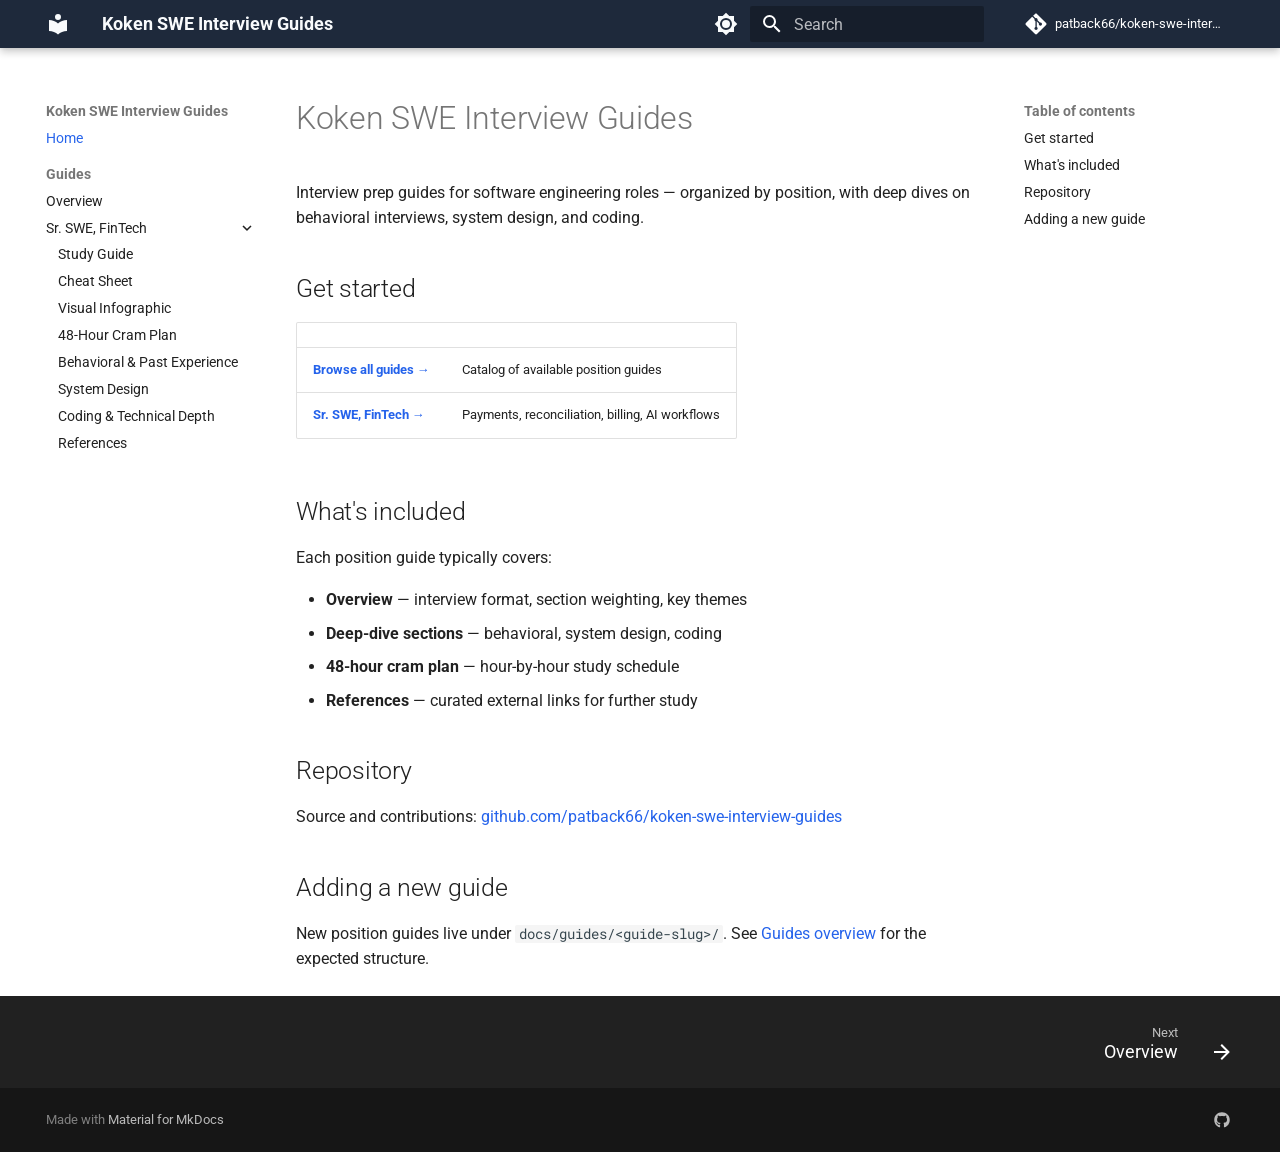
<file: index.html>
<!doctype html>
<html lang="en" class="no-js">
  <head>
    
      <meta charset="utf-8">
      <meta name="viewport" content="width=device-width,initial-scale=1">
      
        <meta name="description" content="Software engineering interview prep guides — behavioral, system design, and coding">
      
      
      
        <link rel="canonical" href="https://patback66.github.io/koken-swe-interview-guides/">
      
      
      
        <link rel="next" href="guides/">
      
      
        
      
      
      <link rel="icon" href="assets/images/favicon.png">
      <meta name="generator" content="mkdocs-1.6.1, mkdocs-material-9.7.6">
    
    
      
        <title>Koken SWE Interview Guides</title>
      
    
    
      <link rel="stylesheet" href="assets/stylesheets/main.484c7ddc.min.css">
      
        
        <link rel="stylesheet" href="assets/stylesheets/palette.ab4e12ef.min.css">
      
      


    
    
      
    
    
      
        
        
        <link rel="preconnect" href="https://fonts.gstatic.com" crossorigin>
        <link rel="stylesheet" href="https://fonts.googleapis.com/css?family=Roboto:300,300i,400,400i,700,700i%7CRoboto+Mono:400,400i,700,700i&display=fallback">
        <style>:root{--md-text-font:"Roboto";--md-code-font:"Roboto Mono"}</style>
      
    
    
      <link rel="stylesheet" href="stylesheets/extra.css">
    
    <script>__md_scope=new URL(".",location),__md_hash=e=>[...e].reduce(((e,_)=>(e<<5)-e+_.charCodeAt(0)),0),__md_get=(e,_=localStorage,t=__md_scope)=>JSON.parse(_.getItem(t.pathname+"."+e)),__md_set=(e,_,t=localStorage,a=__md_scope)=>{try{t.setItem(a.pathname+"."+e,JSON.stringify(_))}catch(e){}}</script>
    
      

    
    
  </head>
  
  
    
    
      
    
    
    
    
    <body dir="ltr" data-md-color-scheme="default" data-md-color-primary="blue" data-md-color-accent="blue">
  
    
    <input class="md-toggle" data-md-toggle="drawer" type="checkbox" id="__drawer" autocomplete="off">
    <input class="md-toggle" data-md-toggle="search" type="checkbox" id="__search" autocomplete="off">
    <label class="md-overlay" for="__drawer"></label>
    <div data-md-component="skip">
      
        
        <a href="#koken-swe-interview-guides" class="md-skip">
          Skip to content
        </a>
      
    </div>
    <div data-md-component="announce">
      
    </div>
    
    
      

  

<header class="md-header md-header--shadow" data-md-component="header">
  <nav class="md-header__inner md-grid" aria-label="Header">
    <a href="." title="Koken SWE Interview Guides" class="md-header__button md-logo" aria-label="Koken SWE Interview Guides" data-md-component="logo">
      
  
  <svg xmlns="http://www.w3.org/2000/svg" viewBox="0 0 24 24"><path d="M12 8a3 3 0 0 0 3-3 3 3 0 0 0-3-3 3 3 0 0 0-3 3 3 3 0 0 0 3 3m0 3.54C9.64 9.35 6.5 8 3 8v11c3.5 0 6.64 1.35 9 3.54 2.36-2.19 5.5-3.54 9-3.54V8c-3.5 0-6.64 1.35-9 3.54"/></svg>

    </a>
    <label class="md-header__button md-icon" for="__drawer">
      
      <svg xmlns="http://www.w3.org/2000/svg" viewBox="0 0 24 24"><path d="M3 6h18v2H3zm0 5h18v2H3zm0 5h18v2H3z"/></svg>
    </label>
    <div class="md-header__title" data-md-component="header-title">
      <div class="md-header__ellipsis">
        <div class="md-header__topic">
          <span class="md-ellipsis">
            Koken SWE Interview Guides
          </span>
        </div>
        <div class="md-header__topic" data-md-component="header-topic">
          <span class="md-ellipsis">
            
              Home
            
          </span>
        </div>
      </div>
    </div>
    
      
        <form class="md-header__option" data-md-component="palette">
  
    
    
    
    <input class="md-option" data-md-color-media="(prefers-color-scheme: light)" data-md-color-scheme="default" data-md-color-primary="blue" data-md-color-accent="blue"  aria-label="Switch to dark mode"  type="radio" name="__palette" id="__palette_0">
    
      <label class="md-header__button md-icon" title="Switch to dark mode" for="__palette_1" hidden>
        <svg xmlns="http://www.w3.org/2000/svg" viewBox="0 0 24 24"><path d="M12 8a4 4 0 0 0-4 4 4 4 0 0 0 4 4 4 4 0 0 0 4-4 4 4 0 0 0-4-4m0 10a6 6 0 0 1-6-6 6 6 0 0 1 6-6 6 6 0 0 1 6 6 6 6 0 0 1-6 6m8-9.31V4h-4.69L12 .69 8.69 4H4v4.69L.69 12 4 15.31V20h4.69L12 23.31 15.31 20H20v-4.69L23.31 12z"/></svg>
      </label>
    
  
    
    
    
    <input class="md-option" data-md-color-media="(prefers-color-scheme: dark)" data-md-color-scheme="slate" data-md-color-primary="blue" data-md-color-accent="blue"  aria-label="Switch to light mode"  type="radio" name="__palette" id="__palette_1">
    
      <label class="md-header__button md-icon" title="Switch to light mode" for="__palette_0" hidden>
        <svg xmlns="http://www.w3.org/2000/svg" viewBox="0 0 24 24"><path d="M12 18c-.89 0-1.74-.2-2.5-.55C11.56 16.5 13 14.42 13 12s-1.44-4.5-3.5-5.45C10.26 6.2 11.11 6 12 6a6 6 0 0 1 6 6 6 6 0 0 1-6 6m8-9.31V4h-4.69L12 .69 8.69 4H4v4.69L.69 12 4 15.31V20h4.69L12 23.31 15.31 20H20v-4.69L23.31 12z"/></svg>
      </label>
    
  
</form>
      
    
    
      <script>var palette=__md_get("__palette");if(palette&&palette.color){if("(prefers-color-scheme)"===palette.color.media){var media=matchMedia("(prefers-color-scheme: light)"),input=document.querySelector(media.matches?"[data-md-color-media='(prefers-color-scheme: light)']":"[data-md-color-media='(prefers-color-scheme: dark)']");palette.color.media=input.getAttribute("data-md-color-media"),palette.color.scheme=input.getAttribute("data-md-color-scheme"),palette.color.primary=input.getAttribute("data-md-color-primary"),palette.color.accent=input.getAttribute("data-md-color-accent")}for(var[key,value]of Object.entries(palette.color))document.body.setAttribute("data-md-color-"+key,value)}</script>
    
    
    
      
      
        <label class="md-header__button md-icon" for="__search">
          
          <svg xmlns="http://www.w3.org/2000/svg" viewBox="0 0 24 24"><path d="M9.5 3A6.5 6.5 0 0 1 16 9.5c0 1.61-.59 3.09-1.56 4.23l.27.27h.79l5 5-1.5 1.5-5-5v-.79l-.27-.27A6.52 6.52 0 0 1 9.5 16 6.5 6.5 0 0 1 3 9.5 6.5 6.5 0 0 1 9.5 3m0 2C7 5 5 7 5 9.5S7 14 9.5 14 14 12 14 9.5 12 5 9.5 5"/></svg>
        </label>
        <div class="md-search" data-md-component="search" role="dialog">
  <label class="md-search__overlay" for="__search"></label>
  <div class="md-search__inner" role="search">
    <form class="md-search__form" name="search">
      <input type="text" class="md-search__input" name="query" aria-label="Search" placeholder="Search" autocapitalize="off" autocorrect="off" autocomplete="off" spellcheck="false" data-md-component="search-query" required>
      <label class="md-search__icon md-icon" for="__search">
        
        <svg xmlns="http://www.w3.org/2000/svg" viewBox="0 0 24 24"><path d="M9.5 3A6.5 6.5 0 0 1 16 9.5c0 1.61-.59 3.09-1.56 4.23l.27.27h.79l5 5-1.5 1.5-5-5v-.79l-.27-.27A6.52 6.52 0 0 1 9.5 16 6.5 6.5 0 0 1 3 9.5 6.5 6.5 0 0 1 9.5 3m0 2C7 5 5 7 5 9.5S7 14 9.5 14 14 12 14 9.5 12 5 9.5 5"/></svg>
        
        <svg xmlns="http://www.w3.org/2000/svg" viewBox="0 0 24 24"><path d="M20 11v2H8l5.5 5.5-1.42 1.42L4.16 12l7.92-7.92L13.5 5.5 8 11z"/></svg>
      </label>
      <nav class="md-search__options" aria-label="Search">
        
        <button type="reset" class="md-search__icon md-icon" title="Clear" aria-label="Clear" tabindex="-1">
          
          <svg xmlns="http://www.w3.org/2000/svg" viewBox="0 0 24 24"><path d="M19 6.41 17.59 5 12 10.59 6.41 5 5 6.41 10.59 12 5 17.59 6.41 19 12 13.41 17.59 19 19 17.59 13.41 12z"/></svg>
        </button>
      </nav>
      
        <div class="md-search__suggest" data-md-component="search-suggest"></div>
      
    </form>
    <div class="md-search__output">
      <div class="md-search__scrollwrap" tabindex="0" data-md-scrollfix>
        <div class="md-search-result" data-md-component="search-result">
          <div class="md-search-result__meta">
            Initializing search
          </div>
          <ol class="md-search-result__list" role="presentation"></ol>
        </div>
      </div>
    </div>
  </div>
</div>
      
    
    
      <div class="md-header__source">
        <a href="https://github.com/patback66/koken-swe-interview-guides" title="Go to repository" class="md-source" data-md-component="source">
  <div class="md-source__icon md-icon">
    
    <svg xmlns="http://www.w3.org/2000/svg" viewBox="0 0 448 512"><!--! Font Awesome Free 7.1.0 by @fontawesome - https://fontawesome.com License - https://fontawesome.com/license/free (Icons: CC BY 4.0, Fonts: SIL OFL 1.1, Code: MIT License) Copyright 2025 Fonticons, Inc.--><path d="M439.6 236.1 244 40.5c-5.4-5.5-12.8-8.5-20.4-8.5s-15 3-20.4 8.4L162.5 81l51.5 51.5c27.1-9.1 52.7 16.8 43.4 43.7l49.7 49.7c34.2-11.8 61.2 31 35.5 56.7-26.5 26.5-70.2-2.9-56-37.3L240.3 199v121.9c25.3 12.5 22.3 41.8 9.1 55-6.4 6.4-15.2 10.1-24.3 10.1s-17.8-3.6-24.3-10.1c-17.6-17.6-11.1-46.9 11.2-56v-123c-20.8-8.5-24.6-30.7-18.6-45L142.6 101 8.5 235.1C3 240.6 0 247.9 0 255.5s3 15 8.5 20.4l195.6 195.7c5.4 5.4 12.7 8.4 20.4 8.4s15-3 20.4-8.4l194.7-194.7c5.4-5.4 8.4-12.8 8.4-20.4s-3-15-8.4-20.4"/></svg>
  </div>
  <div class="md-source__repository">
    patback66/koken-swe-interview-guides
  </div>
</a>
      </div>
    
  </nav>
  
</header>
    
    <div class="md-container" data-md-component="container">
      
      
        
          
        
      
      <main class="md-main" data-md-component="main">
        <div class="md-main__inner md-grid">
          
            
              
              <div class="md-sidebar md-sidebar--primary" data-md-component="sidebar" data-md-type="navigation" >
                <div class="md-sidebar__scrollwrap">
                  <div class="md-sidebar__inner">
                    



<nav class="md-nav md-nav--primary" aria-label="Navigation" data-md-level="0">
  <label class="md-nav__title" for="__drawer">
    <a href="." title="Koken SWE Interview Guides" class="md-nav__button md-logo" aria-label="Koken SWE Interview Guides" data-md-component="logo">
      
  
  <svg xmlns="http://www.w3.org/2000/svg" viewBox="0 0 24 24"><path d="M12 8a3 3 0 0 0 3-3 3 3 0 0 0-3-3 3 3 0 0 0-3 3 3 3 0 0 0 3 3m0 3.54C9.64 9.35 6.5 8 3 8v11c3.5 0 6.64 1.35 9 3.54 2.36-2.19 5.5-3.54 9-3.54V8c-3.5 0-6.64 1.35-9 3.54"/></svg>

    </a>
    Koken SWE Interview Guides
  </label>
  
    <div class="md-nav__source">
      <a href="https://github.com/patback66/koken-swe-interview-guides" title="Go to repository" class="md-source" data-md-component="source">
  <div class="md-source__icon md-icon">
    
    <svg xmlns="http://www.w3.org/2000/svg" viewBox="0 0 448 512"><!--! Font Awesome Free 7.1.0 by @fontawesome - https://fontawesome.com License - https://fontawesome.com/license/free (Icons: CC BY 4.0, Fonts: SIL OFL 1.1, Code: MIT License) Copyright 2025 Fonticons, Inc.--><path d="M439.6 236.1 244 40.5c-5.4-5.5-12.8-8.5-20.4-8.5s-15 3-20.4 8.4L162.5 81l51.5 51.5c27.1-9.1 52.7 16.8 43.4 43.7l49.7 49.7c34.2-11.8 61.2 31 35.5 56.7-26.5 26.5-70.2-2.9-56-37.3L240.3 199v121.9c25.3 12.5 22.3 41.8 9.1 55-6.4 6.4-15.2 10.1-24.3 10.1s-17.8-3.6-24.3-10.1c-17.6-17.6-11.1-46.9 11.2-56v-123c-20.8-8.5-24.6-30.7-18.6-45L142.6 101 8.5 235.1C3 240.6 0 247.9 0 255.5s3 15 8.5 20.4l195.6 195.7c5.4 5.4 12.7 8.4 20.4 8.4s15-3 20.4-8.4l194.7-194.7c5.4-5.4 8.4-12.8 8.4-20.4s-3-15-8.4-20.4"/></svg>
  </div>
  <div class="md-source__repository">
    patback66/koken-swe-interview-guides
  </div>
</a>
    </div>
  
  <ul class="md-nav__list" data-md-scrollfix>
    
      
      
  
  
    
  
  
  
    <li class="md-nav__item md-nav__item--active">
      
      <input class="md-nav__toggle md-toggle" type="checkbox" id="__toc">
      
      
        
      
      
        <label class="md-nav__link md-nav__link--active" for="__toc">
          
  
  
  <span class="md-ellipsis">
    
  
    Home
  

    
  </span>
  
  

          <span class="md-nav__icon md-icon"></span>
        </label>
      
      <a href="." class="md-nav__link md-nav__link--active">
        
  
  
  <span class="md-ellipsis">
    
  
    Home
  

    
  </span>
  
  

      </a>
      
        

<nav class="md-nav md-nav--secondary" aria-label="Table of contents">
  
  
  
    
  
  
    <label class="md-nav__title" for="__toc">
      <span class="md-nav__icon md-icon"></span>
      Table of contents
    </label>
    <ul class="md-nav__list" data-md-component="toc" data-md-scrollfix>
      
        <li class="md-nav__item">
  <a href="#get-started" class="md-nav__link">
    <span class="md-ellipsis">
      
        Get started
      
    </span>
  </a>
  
</li>
      
        <li class="md-nav__item">
  <a href="#whats-included" class="md-nav__link">
    <span class="md-ellipsis">
      
        What's included
      
    </span>
  </a>
  
</li>
      
        <li class="md-nav__item">
  <a href="#repository" class="md-nav__link">
    <span class="md-ellipsis">
      
        Repository
      
    </span>
  </a>
  
</li>
      
        <li class="md-nav__item">
  <a href="#adding-a-new-guide" class="md-nav__link">
    <span class="md-ellipsis">
      
        Adding a new guide
      
    </span>
  </a>
  
</li>
      
    </ul>
  
</nav>
      
    </li>
  

    
      
      
  
  
  
  
    
    
    
    
      
        
        
      
    
    
    <li class="md-nav__item md-nav__item--section md-nav__item--nested">
      
        
        
          
        
        <input class="md-nav__toggle md-toggle md-toggle--indeterminate" type="checkbox" id="__nav_2" >
        
          
          <label class="md-nav__link" for="__nav_2" id="__nav_2_label" tabindex="">
            
  
  
  <span class="md-ellipsis">
    
  
    Guides
  

    
  </span>
  
  

            <span class="md-nav__icon md-icon"></span>
          </label>
        
        <nav class="md-nav" data-md-level="1" aria-labelledby="__nav_2_label" aria-expanded="false">
          <label class="md-nav__title" for="__nav_2">
            <span class="md-nav__icon md-icon"></span>
            
  
    Guides
  

          </label>
          <ul class="md-nav__list" data-md-scrollfix>
            
              
                
  
  
  
  
    <li class="md-nav__item">
      <a href="guides/" class="md-nav__link">
        
  
  
  <span class="md-ellipsis">
    
  
    Overview
  

    
  </span>
  
  

      </a>
    </li>
  

              
            
              
                
  
  
  
  
    
    
    
    
      
    
    
    <li class="md-nav__item md-nav__item--nested">
      
        
        
          
        
        <input class="md-nav__toggle md-toggle md-toggle--indeterminate" type="checkbox" id="__nav_2_2" >
        
          
          <label class="md-nav__link" for="__nav_2_2" id="__nav_2_2_label" tabindex="0">
            
  
  
  <span class="md-ellipsis">
    
  
    Sr. SWE, FinTech
  

    
  </span>
  
  

            <span class="md-nav__icon md-icon"></span>
          </label>
        
        <nav class="md-nav" data-md-level="2" aria-labelledby="__nav_2_2_label" aria-expanded="false">
          <label class="md-nav__title" for="__nav_2_2">
            <span class="md-nav__icon md-icon"></span>
            
  
    Sr. SWE, FinTech
  

          </label>
          <ul class="md-nav__list" data-md-scrollfix>
            
              
                
  
  
  
  
    <li class="md-nav__item">
      <a href="guides/sr-swe-fintech/" class="md-nav__link">
        
  
  
  <span class="md-ellipsis">
    
  
    Study Guide
  

    
  </span>
  
  

      </a>
    </li>
  

              
            
              
                
  
  
  
  
    <li class="md-nav__item">
      <a href="guides/sr-swe-fintech/cheat-sheet/" class="md-nav__link">
        
  
  
  <span class="md-ellipsis">
    
  
    Cheat Sheet
  

    
  </span>
  
  

      </a>
    </li>
  

              
            
              
                
  
  
  
  
    <li class="md-nav__item">
      <a href="guides/sr-swe-fintech/infographic/" class="md-nav__link">
        
  
  
  <span class="md-ellipsis">
    
  
    Visual Infographic
  

    
  </span>
  
  

      </a>
    </li>
  

              
            
              
                
  
  
  
  
    <li class="md-nav__item">
      <a href="guides/sr-swe-fintech/cram-plan/" class="md-nav__link">
        
  
  
  <span class="md-ellipsis">
    
  
    48-Hour Cram Plan
  

    
  </span>
  
  

      </a>
    </li>
  

              
            
              
                
  
  
  
  
    <li class="md-nav__item">
      <a href="guides/sr-swe-fintech/01-behavioral-past-experience/" class="md-nav__link">
        
  
  
  <span class="md-ellipsis">
    
  
    Behavioral & Past Experience
  

    
  </span>
  
  

      </a>
    </li>
  

              
            
              
                
  
  
  
  
    <li class="md-nav__item">
      <a href="guides/sr-swe-fintech/02-system-design/" class="md-nav__link">
        
  
  
  <span class="md-ellipsis">
    
  
    System Design
  

    
  </span>
  
  

      </a>
    </li>
  

              
            
              
                
  
  
  
  
    <li class="md-nav__item">
      <a href="guides/sr-swe-fintech/03-coding-technical-depth/" class="md-nav__link">
        
  
  
  <span class="md-ellipsis">
    
  
    Coding & Technical Depth
  

    
  </span>
  
  

      </a>
    </li>
  

              
            
              
                
  
  
  
  
    <li class="md-nav__item">
      <a href="guides/sr-swe-fintech/references/" class="md-nav__link">
        
  
  
  <span class="md-ellipsis">
    
  
    References
  

    
  </span>
  
  

      </a>
    </li>
  

              
            
          </ul>
        </nav>
      
    </li>
  

              
            
          </ul>
        </nav>
      
    </li>
  

    
  </ul>
</nav>
                  </div>
                </div>
              </div>
            
            
              
              <div class="md-sidebar md-sidebar--secondary" data-md-component="sidebar" data-md-type="toc" >
                <div class="md-sidebar__scrollwrap">
                  <div class="md-sidebar__inner">
                    

<nav class="md-nav md-nav--secondary" aria-label="Table of contents">
  
  
  
    
  
  
    <label class="md-nav__title" for="__toc">
      <span class="md-nav__icon md-icon"></span>
      Table of contents
    </label>
    <ul class="md-nav__list" data-md-component="toc" data-md-scrollfix>
      
        <li class="md-nav__item">
  <a href="#get-started" class="md-nav__link">
    <span class="md-ellipsis">
      
        Get started
      
    </span>
  </a>
  
</li>
      
        <li class="md-nav__item">
  <a href="#whats-included" class="md-nav__link">
    <span class="md-ellipsis">
      
        What's included
      
    </span>
  </a>
  
</li>
      
        <li class="md-nav__item">
  <a href="#repository" class="md-nav__link">
    <span class="md-ellipsis">
      
        Repository
      
    </span>
  </a>
  
</li>
      
        <li class="md-nav__item">
  <a href="#adding-a-new-guide" class="md-nav__link">
    <span class="md-ellipsis">
      
        Adding a new guide
      
    </span>
  </a>
  
</li>
      
    </ul>
  
</nav>
                  </div>
                </div>
              </div>
            
          
          
            <div class="md-content" data-md-component="content">
              
              <article class="md-content__inner md-typeset">
                
                  


  
  


<h1 id="koken-swe-interview-guides">Koken SWE Interview Guides<a class="headerlink" href="#koken-swe-interview-guides" title="Permanent link">&para;</a></h1>
<p>Interview prep guides for software engineering roles — organized by position, with deep dives on behavioral interviews, system design, and coding.</p>
<h2 id="get-started">Get started<a class="headerlink" href="#get-started" title="Permanent link">&para;</a></h2>
<table>
<thead>
<tr>
<th></th>
<th></th>
</tr>
</thead>
<tbody>
<tr>
<td><strong><a href="guides/">Browse all guides →</a></strong></td>
<td>Catalog of available position guides</td>
</tr>
<tr>
<td><strong><a href="guides/sr-swe-fintech/">Sr. SWE, FinTech →</a></strong></td>
<td>Payments, reconciliation, billing, AI workflows</td>
</tr>
</tbody>
</table>
<h2 id="whats-included">What's included<a class="headerlink" href="#whats-included" title="Permanent link">&para;</a></h2>
<p>Each position guide typically covers:</p>
<ul>
<li><strong>Overview</strong> — interview format, section weighting, key themes</li>
<li><strong>Deep-dive sections</strong> — behavioral, system design, coding</li>
<li><strong>48-hour cram plan</strong> — hour-by-hour study schedule</li>
<li><strong>References</strong> — curated external links for further study</li>
</ul>
<h2 id="repository">Repository<a class="headerlink" href="#repository" title="Permanent link">&para;</a></h2>
<p>Source and contributions: <a href="https://github.com/patback66/koken-swe-interview-guides">github.com/patback66/koken-swe-interview-guides</a></p>
<h2 id="adding-a-new-guide">Adding a new guide<a class="headerlink" href="#adding-a-new-guide" title="Permanent link">&para;</a></h2>
<p>New position guides live under <code>docs/guides/&lt;guide-slug&gt;/</code>. See <a href="guides/">Guides overview</a> for the expected structure.</p>












                
              </article>
            </div>
          
          
<script>var target=document.getElementById(location.hash.slice(1));target&&target.name&&(target.checked=target.name.startsWith("__tabbed_"))</script>
        </div>
        
          <button type="button" class="md-top md-icon" data-md-component="top" hidden>
  
  <svg xmlns="http://www.w3.org/2000/svg" viewBox="0 0 24 24"><path d="M13 20h-2V8l-5.5 5.5-1.42-1.42L12 4.16l7.92 7.92-1.42 1.42L13 8z"/></svg>
  Back to top
</button>
        
      </main>
      
        <footer class="md-footer">
  
    
      
      <nav class="md-footer__inner md-grid" aria-label="Footer" >
        
        
          
          <a href="guides/" class="md-footer__link md-footer__link--next" aria-label="Next: Overview">
            <div class="md-footer__title">
              <span class="md-footer__direction">
                Next
              </span>
              <div class="md-ellipsis">
                Overview
              </div>
            </div>
            <div class="md-footer__button md-icon">
              
              <svg xmlns="http://www.w3.org/2000/svg" viewBox="0 0 24 24"><path d="M4 11v2h12l-5.5 5.5 1.42 1.42L19.84 12l-7.92-7.92L10.5 5.5 16 11z"/></svg>
            </div>
          </a>
        
      </nav>
    
  
  <div class="md-footer-meta md-typeset">
    <div class="md-footer-meta__inner md-grid">
      <div class="md-copyright">
  
  
    Made with
    <a href="https://squidfunk.github.io/mkdocs-material/" target="_blank" rel="noopener">
      Material for MkDocs
    </a>
  
</div>
      
        
<div class="md-social">
  
    
    
    
    
      
      
    
    <a href="https://github.com/patback66/koken-swe-interview-guides" target="_blank" rel="noopener" title="github.com" class="md-social__link">
      <svg xmlns="http://www.w3.org/2000/svg" viewBox="0 0 512 512"><!--! Font Awesome Free 7.1.0 by @fontawesome - https://fontawesome.com License - https://fontawesome.com/license/free (Icons: CC BY 4.0, Fonts: SIL OFL 1.1, Code: MIT License) Copyright 2025 Fonticons, Inc.--><path d="M173.9 397.4c0 2-2.3 3.6-5.2 3.6-3.3.3-5.6-1.3-5.6-3.6 0-2 2.3-3.6 5.2-3.6 3-.3 5.6 1.3 5.6 3.6m-31.1-4.5c-.7 2 1.3 4.3 4.3 4.9 2.6 1 5.6 0 6.2-2s-1.3-4.3-4.3-5.2c-2.6-.7-5.5.3-6.2 2.3m44.2-1.7c-2.9.7-4.9 2.6-4.6 4.9.3 2 2.9 3.3 5.9 2.6 2.9-.7 4.9-2.6 4.6-4.6-.3-1.9-3-3.2-5.9-2.9M252.8 8C114.1 8 8 113.3 8 252c0 110.9 69.8 205.8 169.5 239.2 12.8 2.3 17.3-5.6 17.3-12.1 0-6.2-.3-40.4-.3-61.4 0 0-70 15-84.7-29.8 0 0-11.4-29.1-27.8-36.6 0 0-22.9-15.7 1.6-15.4 0 0 24.9 2 38.6 25.8 21.9 38.6 58.6 27.5 72.9 20.9 2.3-16 8.8-27.1 16-33.7-55.9-6.2-112.3-14.3-112.3-110.5 0-27.5 7.6-41.3 23.6-58.9-2.6-6.5-11.1-33.3 2.6-67.9 20.9-6.5 69 27 69 27 20-5.6 41.5-8.5 62.8-8.5s42.8 2.9 62.8 8.5c0 0 48.1-33.6 69-27 13.7 34.7 5.2 61.4 2.6 67.9 16 17.7 25.8 31.5 25.8 58.9 0 96.5-58.9 104.2-114.8 110.5 9.2 7.9 17 22.9 17 46.4 0 33.7-.3 75.4-.3 83.6 0 6.5 4.6 14.4 17.3 12.1C436.2 457.8 504 362.9 504 252 504 113.3 391.5 8 252.8 8M105.2 352.9c-1.3 1-1 3.3.7 5.2 1.6 1.6 3.9 2.3 5.2 1 1.3-1 1-3.3-.7-5.2-1.6-1.6-3.9-2.3-5.2-1m-10.8-8.1c-.7 1.3.3 2.9 2.3 3.9 1.6 1 3.6.7 4.3-.7.7-1.3-.3-2.9-2.3-3.9-2-.6-3.6-.3-4.3.7m32.4 35.6c-1.6 1.3-1 4.3 1.3 6.2 2.3 2.3 5.2 2.6 6.5 1 1.3-1.3.7-4.3-1.3-6.2-2.2-2.3-5.2-2.6-6.5-1m-11.4-14.7c-1.6 1-1.6 3.6 0 5.9s4.3 3.3 5.6 2.3c1.6-1.3 1.6-3.9 0-6.2-1.4-2.3-4-3.3-5.6-2"/></svg>
    </a>
  
</div>
      
    </div>
  </div>
</footer>
      
    </div>
    <div class="md-dialog" data-md-component="dialog">
      <div class="md-dialog__inner md-typeset"></div>
    </div>
    
    
    
      
      
      <script id="__config" type="application/json">{"annotate": null, "base": ".", "features": ["navigation.sections", "navigation.expand", "navigation.top", "navigation.footer", "search.suggest", "search.highlight", "content.code.copy", "toc.follow"], "search": "assets/javascripts/workers/search.2c215733.min.js", "tags": null, "translations": {"clipboard.copied": "Copied to clipboard", "clipboard.copy": "Copy to clipboard", "search.result.more.one": "1 more on this page", "search.result.more.other": "# more on this page", "search.result.none": "No matching documents", "search.result.one": "1 matching document", "search.result.other": "# matching documents", "search.result.placeholder": "Type to start searching", "search.result.term.missing": "Missing", "select.version": "Select version"}, "version": null}</script>
    
    
      <script src="assets/javascripts/bundle.79ae519e.min.js"></script>
      
    
  </body>
</html>
</file>
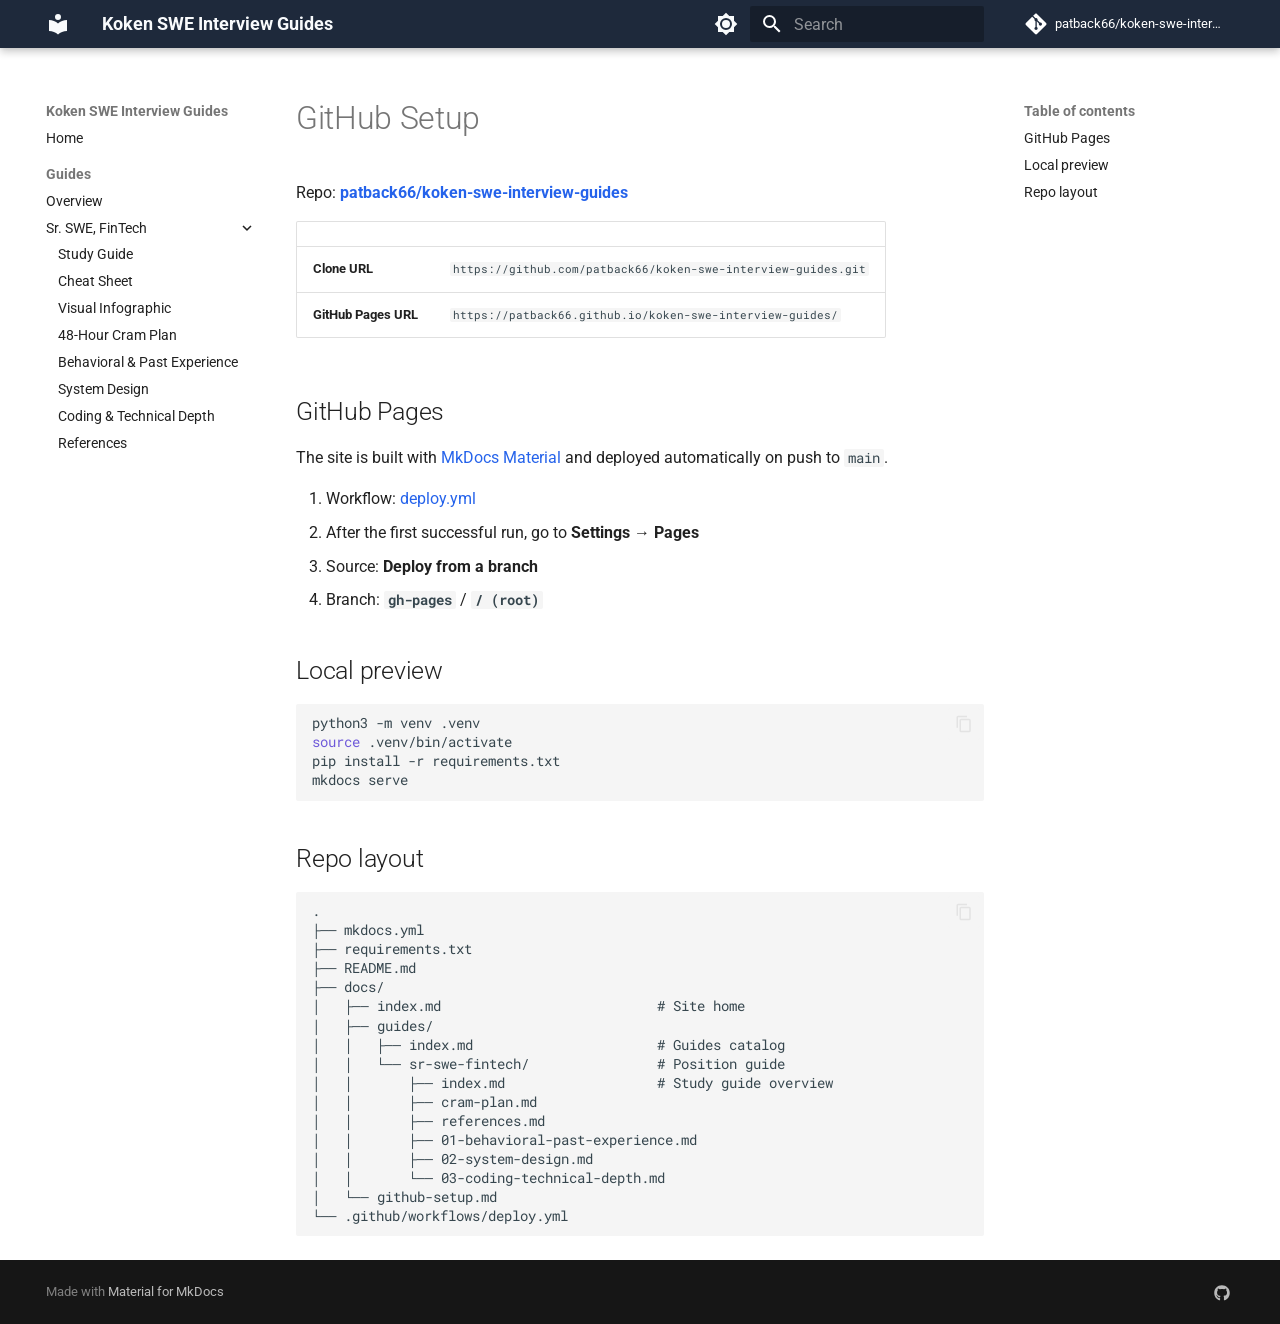
<file: github-setup/index.html>
<!doctype html>
<html lang="en" class="no-js">
  <head>
    
      <meta charset="utf-8">
      <meta name="viewport" content="width=device-width,initial-scale=1">
      
        <meta name="description" content="Software engineering interview prep guides — behavioral, system design, and coding">
      
      
      
        <link rel="canonical" href="https://patback66.github.io/koken-swe-interview-guides/github-setup/">
      
      
      
      
        
      
      
      <link rel="icon" href="../assets/images/favicon.png">
      <meta name="generator" content="mkdocs-1.6.1, mkdocs-material-9.7.6">
    
    
      
        <title>GitHub Setup - Koken SWE Interview Guides</title>
      
    
    
      <link rel="stylesheet" href="../assets/stylesheets/main.484c7ddc.min.css">
      
        
        <link rel="stylesheet" href="../assets/stylesheets/palette.ab4e12ef.min.css">
      
      


    
    
      
    
    
      
        
        
        <link rel="preconnect" href="https://fonts.gstatic.com" crossorigin>
        <link rel="stylesheet" href="https://fonts.googleapis.com/css?family=Roboto:300,300i,400,400i,700,700i%7CRoboto+Mono:400,400i,700,700i&display=fallback">
        <style>:root{--md-text-font:"Roboto";--md-code-font:"Roboto Mono"}</style>
      
    
    
      <link rel="stylesheet" href="../stylesheets/extra.css">
    
    <script>__md_scope=new URL("..",location),__md_hash=e=>[...e].reduce(((e,_)=>(e<<5)-e+_.charCodeAt(0)),0),__md_get=(e,_=localStorage,t=__md_scope)=>JSON.parse(_.getItem(t.pathname+"."+e)),__md_set=(e,_,t=localStorage,a=__md_scope)=>{try{t.setItem(a.pathname+"."+e,JSON.stringify(_))}catch(e){}}</script>
    
      

    
    
  </head>
  
  
    
    
      
    
    
    
    
    <body dir="ltr" data-md-color-scheme="default" data-md-color-primary="blue" data-md-color-accent="blue">
  
    
    <input class="md-toggle" data-md-toggle="drawer" type="checkbox" id="__drawer" autocomplete="off">
    <input class="md-toggle" data-md-toggle="search" type="checkbox" id="__search" autocomplete="off">
    <label class="md-overlay" for="__drawer"></label>
    <div data-md-component="skip">
      
        
        <a href="#github-setup" class="md-skip">
          Skip to content
        </a>
      
    </div>
    <div data-md-component="announce">
      
    </div>
    
    
      

  

<header class="md-header md-header--shadow" data-md-component="header">
  <nav class="md-header__inner md-grid" aria-label="Header">
    <a href=".." title="Koken SWE Interview Guides" class="md-header__button md-logo" aria-label="Koken SWE Interview Guides" data-md-component="logo">
      
  
  <svg xmlns="http://www.w3.org/2000/svg" viewBox="0 0 24 24"><path d="M12 8a3 3 0 0 0 3-3 3 3 0 0 0-3-3 3 3 0 0 0-3 3 3 3 0 0 0 3 3m0 3.54C9.64 9.35 6.5 8 3 8v11c3.5 0 6.64 1.35 9 3.54 2.36-2.19 5.5-3.54 9-3.54V8c-3.5 0-6.64 1.35-9 3.54"/></svg>

    </a>
    <label class="md-header__button md-icon" for="__drawer">
      
      <svg xmlns="http://www.w3.org/2000/svg" viewBox="0 0 24 24"><path d="M3 6h18v2H3zm0 5h18v2H3zm0 5h18v2H3z"/></svg>
    </label>
    <div class="md-header__title" data-md-component="header-title">
      <div class="md-header__ellipsis">
        <div class="md-header__topic">
          <span class="md-ellipsis">
            Koken SWE Interview Guides
          </span>
        </div>
        <div class="md-header__topic" data-md-component="header-topic">
          <span class="md-ellipsis">
            
              GitHub Setup
            
          </span>
        </div>
      </div>
    </div>
    
      
        <form class="md-header__option" data-md-component="palette">
  
    
    
    
    <input class="md-option" data-md-color-media="(prefers-color-scheme: light)" data-md-color-scheme="default" data-md-color-primary="blue" data-md-color-accent="blue"  aria-label="Switch to dark mode"  type="radio" name="__palette" id="__palette_0">
    
      <label class="md-header__button md-icon" title="Switch to dark mode" for="__palette_1" hidden>
        <svg xmlns="http://www.w3.org/2000/svg" viewBox="0 0 24 24"><path d="M12 8a4 4 0 0 0-4 4 4 4 0 0 0 4 4 4 4 0 0 0 4-4 4 4 0 0 0-4-4m0 10a6 6 0 0 1-6-6 6 6 0 0 1 6-6 6 6 0 0 1 6 6 6 6 0 0 1-6 6m8-9.31V4h-4.69L12 .69 8.69 4H4v4.69L.69 12 4 15.31V20h4.69L12 23.31 15.31 20H20v-4.69L23.31 12z"/></svg>
      </label>
    
  
    
    
    
    <input class="md-option" data-md-color-media="(prefers-color-scheme: dark)" data-md-color-scheme="slate" data-md-color-primary="blue" data-md-color-accent="blue"  aria-label="Switch to light mode"  type="radio" name="__palette" id="__palette_1">
    
      <label class="md-header__button md-icon" title="Switch to light mode" for="__palette_0" hidden>
        <svg xmlns="http://www.w3.org/2000/svg" viewBox="0 0 24 24"><path d="M12 18c-.89 0-1.74-.2-2.5-.55C11.56 16.5 13 14.42 13 12s-1.44-4.5-3.5-5.45C10.26 6.2 11.11 6 12 6a6 6 0 0 1 6 6 6 6 0 0 1-6 6m8-9.31V4h-4.69L12 .69 8.69 4H4v4.69L.69 12 4 15.31V20h4.69L12 23.31 15.31 20H20v-4.69L23.31 12z"/></svg>
      </label>
    
  
</form>
      
    
    
      <script>var palette=__md_get("__palette");if(palette&&palette.color){if("(prefers-color-scheme)"===palette.color.media){var media=matchMedia("(prefers-color-scheme: light)"),input=document.querySelector(media.matches?"[data-md-color-media='(prefers-color-scheme: light)']":"[data-md-color-media='(prefers-color-scheme: dark)']");palette.color.media=input.getAttribute("data-md-color-media"),palette.color.scheme=input.getAttribute("data-md-color-scheme"),palette.color.primary=input.getAttribute("data-md-color-primary"),palette.color.accent=input.getAttribute("data-md-color-accent")}for(var[key,value]of Object.entries(palette.color))document.body.setAttribute("data-md-color-"+key,value)}</script>
    
    
    
      
      
        <label class="md-header__button md-icon" for="__search">
          
          <svg xmlns="http://www.w3.org/2000/svg" viewBox="0 0 24 24"><path d="M9.5 3A6.5 6.5 0 0 1 16 9.5c0 1.61-.59 3.09-1.56 4.23l.27.27h.79l5 5-1.5 1.5-5-5v-.79l-.27-.27A6.52 6.52 0 0 1 9.5 16 6.5 6.5 0 0 1 3 9.5 6.5 6.5 0 0 1 9.5 3m0 2C7 5 5 7 5 9.5S7 14 9.5 14 14 12 14 9.5 12 5 9.5 5"/></svg>
        </label>
        <div class="md-search" data-md-component="search" role="dialog">
  <label class="md-search__overlay" for="__search"></label>
  <div class="md-search__inner" role="search">
    <form class="md-search__form" name="search">
      <input type="text" class="md-search__input" name="query" aria-label="Search" placeholder="Search" autocapitalize="off" autocorrect="off" autocomplete="off" spellcheck="false" data-md-component="search-query" required>
      <label class="md-search__icon md-icon" for="__search">
        
        <svg xmlns="http://www.w3.org/2000/svg" viewBox="0 0 24 24"><path d="M9.5 3A6.5 6.5 0 0 1 16 9.5c0 1.61-.59 3.09-1.56 4.23l.27.27h.79l5 5-1.5 1.5-5-5v-.79l-.27-.27A6.52 6.52 0 0 1 9.5 16 6.5 6.5 0 0 1 3 9.5 6.5 6.5 0 0 1 9.5 3m0 2C7 5 5 7 5 9.5S7 14 9.5 14 14 12 14 9.5 12 5 9.5 5"/></svg>
        
        <svg xmlns="http://www.w3.org/2000/svg" viewBox="0 0 24 24"><path d="M20 11v2H8l5.5 5.5-1.42 1.42L4.16 12l7.92-7.92L13.5 5.5 8 11z"/></svg>
      </label>
      <nav class="md-search__options" aria-label="Search">
        
        <button type="reset" class="md-search__icon md-icon" title="Clear" aria-label="Clear" tabindex="-1">
          
          <svg xmlns="http://www.w3.org/2000/svg" viewBox="0 0 24 24"><path d="M19 6.41 17.59 5 12 10.59 6.41 5 5 6.41 10.59 12 5 17.59 6.41 19 12 13.41 17.59 19 19 17.59 13.41 12z"/></svg>
        </button>
      </nav>
      
        <div class="md-search__suggest" data-md-component="search-suggest"></div>
      
    </form>
    <div class="md-search__output">
      <div class="md-search__scrollwrap" tabindex="0" data-md-scrollfix>
        <div class="md-search-result" data-md-component="search-result">
          <div class="md-search-result__meta">
            Initializing search
          </div>
          <ol class="md-search-result__list" role="presentation"></ol>
        </div>
      </div>
    </div>
  </div>
</div>
      
    
    
      <div class="md-header__source">
        <a href="https://github.com/patback66/koken-swe-interview-guides" title="Go to repository" class="md-source" data-md-component="source">
  <div class="md-source__icon md-icon">
    
    <svg xmlns="http://www.w3.org/2000/svg" viewBox="0 0 448 512"><!--! Font Awesome Free 7.1.0 by @fontawesome - https://fontawesome.com License - https://fontawesome.com/license/free (Icons: CC BY 4.0, Fonts: SIL OFL 1.1, Code: MIT License) Copyright 2025 Fonticons, Inc.--><path d="M439.6 236.1 244 40.5c-5.4-5.5-12.8-8.5-20.4-8.5s-15 3-20.4 8.4L162.5 81l51.5 51.5c27.1-9.1 52.7 16.8 43.4 43.7l49.7 49.7c34.2-11.8 61.2 31 35.5 56.7-26.5 26.5-70.2-2.9-56-37.3L240.3 199v121.9c25.3 12.5 22.3 41.8 9.1 55-6.4 6.4-15.2 10.1-24.3 10.1s-17.8-3.6-24.3-10.1c-17.6-17.6-11.1-46.9 11.2-56v-123c-20.8-8.5-24.6-30.7-18.6-45L142.6 101 8.5 235.1C3 240.6 0 247.9 0 255.5s3 15 8.5 20.4l195.6 195.7c5.4 5.4 12.7 8.4 20.4 8.4s15-3 20.4-8.4l194.7-194.7c5.4-5.4 8.4-12.8 8.4-20.4s-3-15-8.4-20.4"/></svg>
  </div>
  <div class="md-source__repository">
    patback66/koken-swe-interview-guides
  </div>
</a>
      </div>
    
  </nav>
  
</header>
    
    <div class="md-container" data-md-component="container">
      
      
        
          
        
      
      <main class="md-main" data-md-component="main">
        <div class="md-main__inner md-grid">
          
            
              
              <div class="md-sidebar md-sidebar--primary" data-md-component="sidebar" data-md-type="navigation" >
                <div class="md-sidebar__scrollwrap">
                  <div class="md-sidebar__inner">
                    



<nav class="md-nav md-nav--primary" aria-label="Navigation" data-md-level="0">
  <label class="md-nav__title" for="__drawer">
    <a href=".." title="Koken SWE Interview Guides" class="md-nav__button md-logo" aria-label="Koken SWE Interview Guides" data-md-component="logo">
      
  
  <svg xmlns="http://www.w3.org/2000/svg" viewBox="0 0 24 24"><path d="M12 8a3 3 0 0 0 3-3 3 3 0 0 0-3-3 3 3 0 0 0-3 3 3 3 0 0 0 3 3m0 3.54C9.64 9.35 6.5 8 3 8v11c3.5 0 6.64 1.35 9 3.54 2.36-2.19 5.5-3.54 9-3.54V8c-3.5 0-6.64 1.35-9 3.54"/></svg>

    </a>
    Koken SWE Interview Guides
  </label>
  
    <div class="md-nav__source">
      <a href="https://github.com/patback66/koken-swe-interview-guides" title="Go to repository" class="md-source" data-md-component="source">
  <div class="md-source__icon md-icon">
    
    <svg xmlns="http://www.w3.org/2000/svg" viewBox="0 0 448 512"><!--! Font Awesome Free 7.1.0 by @fontawesome - https://fontawesome.com License - https://fontawesome.com/license/free (Icons: CC BY 4.0, Fonts: SIL OFL 1.1, Code: MIT License) Copyright 2025 Fonticons, Inc.--><path d="M439.6 236.1 244 40.5c-5.4-5.5-12.8-8.5-20.4-8.5s-15 3-20.4 8.4L162.5 81l51.5 51.5c27.1-9.1 52.7 16.8 43.4 43.7l49.7 49.7c34.2-11.8 61.2 31 35.5 56.7-26.5 26.5-70.2-2.9-56-37.3L240.3 199v121.9c25.3 12.5 22.3 41.8 9.1 55-6.4 6.4-15.2 10.1-24.3 10.1s-17.8-3.6-24.3-10.1c-17.6-17.6-11.1-46.9 11.2-56v-123c-20.8-8.5-24.6-30.7-18.6-45L142.6 101 8.5 235.1C3 240.6 0 247.9 0 255.5s3 15 8.5 20.4l195.6 195.7c5.4 5.4 12.7 8.4 20.4 8.4s15-3 20.4-8.4l194.7-194.7c5.4-5.4 8.4-12.8 8.4-20.4s-3-15-8.4-20.4"/></svg>
  </div>
  <div class="md-source__repository">
    patback66/koken-swe-interview-guides
  </div>
</a>
    </div>
  
  <ul class="md-nav__list" data-md-scrollfix>
    
      
      
  
  
  
  
    <li class="md-nav__item">
      <a href=".." class="md-nav__link">
        
  
  
  <span class="md-ellipsis">
    
  
    Home
  

    
  </span>
  
  

      </a>
    </li>
  

    
      
      
  
  
  
  
    
    
    
    
      
        
        
      
    
    
    <li class="md-nav__item md-nav__item--section md-nav__item--nested">
      
        
        
          
        
        <input class="md-nav__toggle md-toggle md-toggle--indeterminate" type="checkbox" id="__nav_2" >
        
          
          <label class="md-nav__link" for="__nav_2" id="__nav_2_label" tabindex="">
            
  
  
  <span class="md-ellipsis">
    
  
    Guides
  

    
  </span>
  
  

            <span class="md-nav__icon md-icon"></span>
          </label>
        
        <nav class="md-nav" data-md-level="1" aria-labelledby="__nav_2_label" aria-expanded="false">
          <label class="md-nav__title" for="__nav_2">
            <span class="md-nav__icon md-icon"></span>
            
  
    Guides
  

          </label>
          <ul class="md-nav__list" data-md-scrollfix>
            
              
                
  
  
  
  
    <li class="md-nav__item">
      <a href="../guides/" class="md-nav__link">
        
  
  
  <span class="md-ellipsis">
    
  
    Overview
  

    
  </span>
  
  

      </a>
    </li>
  

              
            
              
                
  
  
  
  
    
    
    
    
      
    
    
    <li class="md-nav__item md-nav__item--nested">
      
        
        
          
        
        <input class="md-nav__toggle md-toggle md-toggle--indeterminate" type="checkbox" id="__nav_2_2" >
        
          
          <label class="md-nav__link" for="__nav_2_2" id="__nav_2_2_label" tabindex="0">
            
  
  
  <span class="md-ellipsis">
    
  
    Sr. SWE, FinTech
  

    
  </span>
  
  

            <span class="md-nav__icon md-icon"></span>
          </label>
        
        <nav class="md-nav" data-md-level="2" aria-labelledby="__nav_2_2_label" aria-expanded="false">
          <label class="md-nav__title" for="__nav_2_2">
            <span class="md-nav__icon md-icon"></span>
            
  
    Sr. SWE, FinTech
  

          </label>
          <ul class="md-nav__list" data-md-scrollfix>
            
              
                
  
  
  
  
    <li class="md-nav__item">
      <a href="../guides/sr-swe-fintech/" class="md-nav__link">
        
  
  
  <span class="md-ellipsis">
    
  
    Study Guide
  

    
  </span>
  
  

      </a>
    </li>
  

              
            
              
                
  
  
  
  
    <li class="md-nav__item">
      <a href="../guides/sr-swe-fintech/cheat-sheet/" class="md-nav__link">
        
  
  
  <span class="md-ellipsis">
    
  
    Cheat Sheet
  

    
  </span>
  
  

      </a>
    </li>
  

              
            
              
                
  
  
  
  
    <li class="md-nav__item">
      <a href="../guides/sr-swe-fintech/infographic/" class="md-nav__link">
        
  
  
  <span class="md-ellipsis">
    
  
    Visual Infographic
  

    
  </span>
  
  

      </a>
    </li>
  

              
            
              
                
  
  
  
  
    <li class="md-nav__item">
      <a href="../guides/sr-swe-fintech/cram-plan/" class="md-nav__link">
        
  
  
  <span class="md-ellipsis">
    
  
    48-Hour Cram Plan
  

    
  </span>
  
  

      </a>
    </li>
  

              
            
              
                
  
  
  
  
    <li class="md-nav__item">
      <a href="../guides/sr-swe-fintech/01-behavioral-past-experience/" class="md-nav__link">
        
  
  
  <span class="md-ellipsis">
    
  
    Behavioral & Past Experience
  

    
  </span>
  
  

      </a>
    </li>
  

              
            
              
                
  
  
  
  
    <li class="md-nav__item">
      <a href="../guides/sr-swe-fintech/02-system-design/" class="md-nav__link">
        
  
  
  <span class="md-ellipsis">
    
  
    System Design
  

    
  </span>
  
  

      </a>
    </li>
  

              
            
              
                
  
  
  
  
    <li class="md-nav__item">
      <a href="../guides/sr-swe-fintech/03-coding-technical-depth/" class="md-nav__link">
        
  
  
  <span class="md-ellipsis">
    
  
    Coding & Technical Depth
  

    
  </span>
  
  

      </a>
    </li>
  

              
            
              
                
  
  
  
  
    <li class="md-nav__item">
      <a href="../guides/sr-swe-fintech/references/" class="md-nav__link">
        
  
  
  <span class="md-ellipsis">
    
  
    References
  

    
  </span>
  
  

      </a>
    </li>
  

              
            
          </ul>
        </nav>
      
    </li>
  

              
            
          </ul>
        </nav>
      
    </li>
  

    
  </ul>
</nav>
                  </div>
                </div>
              </div>
            
            
              
              <div class="md-sidebar md-sidebar--secondary" data-md-component="sidebar" data-md-type="toc" >
                <div class="md-sidebar__scrollwrap">
                  <div class="md-sidebar__inner">
                    

<nav class="md-nav md-nav--secondary" aria-label="Table of contents">
  
  
  
    
  
  
    <label class="md-nav__title" for="__toc">
      <span class="md-nav__icon md-icon"></span>
      Table of contents
    </label>
    <ul class="md-nav__list" data-md-component="toc" data-md-scrollfix>
      
        <li class="md-nav__item">
  <a href="#github-pages" class="md-nav__link">
    <span class="md-ellipsis">
      
        GitHub Pages
      
    </span>
  </a>
  
</li>
      
        <li class="md-nav__item">
  <a href="#local-preview" class="md-nav__link">
    <span class="md-ellipsis">
      
        Local preview
      
    </span>
  </a>
  
</li>
      
        <li class="md-nav__item">
  <a href="#repo-layout" class="md-nav__link">
    <span class="md-ellipsis">
      
        Repo layout
      
    </span>
  </a>
  
</li>
      
    </ul>
  
</nav>
                  </div>
                </div>
              </div>
            
          
          
            <div class="md-content" data-md-component="content">
              
              <article class="md-content__inner md-typeset">
                
                  


  
  


<h1 id="github-setup">GitHub Setup<a class="headerlink" href="#github-setup" title="Permanent link">&para;</a></h1>
<p>Repo: <strong><a href="https://github.com/patback66/koken-swe-interview-guides">patback66/koken-swe-interview-guides</a></strong></p>
<table>
<thead>
<tr>
<th></th>
<th></th>
</tr>
</thead>
<tbody>
<tr>
<td><strong>Clone URL</strong></td>
<td><code>https://github.com/patback66/koken-swe-interview-guides.git</code></td>
</tr>
<tr>
<td><strong>GitHub Pages URL</strong></td>
<td><code>https://patback66.github.io/koken-swe-interview-guides/</code></td>
</tr>
</tbody>
</table>
<h2 id="github-pages">GitHub Pages<a class="headerlink" href="#github-pages" title="Permanent link">&para;</a></h2>
<p>The site is built with <a href="https://squidfunk.github.io/mkdocs-material/">MkDocs Material</a> and deployed automatically on push to <code>main</code>.</p>
<ol>
<li>Workflow: <a href="https://github.com/patback66/koken-swe-interview-guides/blob/main/.github/workflows/deploy.yml">deploy.yml</a></li>
<li>After the first successful run, go to <strong>Settings → Pages</strong></li>
<li>Source: <strong>Deploy from a branch</strong></li>
<li>Branch: <strong><code>gh-pages</code></strong> / <strong><code>/ (root)</code></strong></li>
</ol>
<h2 id="local-preview">Local preview<a class="headerlink" href="#local-preview" title="Permanent link">&para;</a></h2>
<div class="highlight"><pre><span></span><code><a id="__codelineno-0-1" name="__codelineno-0-1" href="#__codelineno-0-1"></a>python3<span class="w"> </span>-m<span class="w"> </span>venv<span class="w"> </span>.venv
<a id="__codelineno-0-2" name="__codelineno-0-2" href="#__codelineno-0-2"></a><span class="nb">source</span><span class="w"> </span>.venv/bin/activate
<a id="__codelineno-0-3" name="__codelineno-0-3" href="#__codelineno-0-3"></a>pip<span class="w"> </span>install<span class="w"> </span>-r<span class="w"> </span>requirements.txt
<a id="__codelineno-0-4" name="__codelineno-0-4" href="#__codelineno-0-4"></a>mkdocs<span class="w"> </span>serve
</code></pre></div>
<h2 id="repo-layout">Repo layout<a class="headerlink" href="#repo-layout" title="Permanent link">&para;</a></h2>
<div class="highlight"><pre><span></span><code><a id="__codelineno-1-1" name="__codelineno-1-1" href="#__codelineno-1-1"></a>.
<a id="__codelineno-1-2" name="__codelineno-1-2" href="#__codelineno-1-2"></a>├── mkdocs.yml
<a id="__codelineno-1-3" name="__codelineno-1-3" href="#__codelineno-1-3"></a>├── requirements.txt
<a id="__codelineno-1-4" name="__codelineno-1-4" href="#__codelineno-1-4"></a>├── README.md
<a id="__codelineno-1-5" name="__codelineno-1-5" href="#__codelineno-1-5"></a>├── docs/
<a id="__codelineno-1-6" name="__codelineno-1-6" href="#__codelineno-1-6"></a>│   ├── index.md                           # Site home
<a id="__codelineno-1-7" name="__codelineno-1-7" href="#__codelineno-1-7"></a>│   ├── guides/
<a id="__codelineno-1-8" name="__codelineno-1-8" href="#__codelineno-1-8"></a>│   │   ├── index.md                       # Guides catalog
<a id="__codelineno-1-9" name="__codelineno-1-9" href="#__codelineno-1-9"></a>│   │   └── sr-swe-fintech/                # Position guide
<a id="__codelineno-1-10" name="__codelineno-1-10" href="#__codelineno-1-10"></a>│   │       ├── index.md                   # Study guide overview
<a id="__codelineno-1-11" name="__codelineno-1-11" href="#__codelineno-1-11"></a>│   │       ├── cram-plan.md
<a id="__codelineno-1-12" name="__codelineno-1-12" href="#__codelineno-1-12"></a>│   │       ├── references.md
<a id="__codelineno-1-13" name="__codelineno-1-13" href="#__codelineno-1-13"></a>│   │       ├── 01-behavioral-past-experience.md
<a id="__codelineno-1-14" name="__codelineno-1-14" href="#__codelineno-1-14"></a>│   │       ├── 02-system-design.md
<a id="__codelineno-1-15" name="__codelineno-1-15" href="#__codelineno-1-15"></a>│   │       └── 03-coding-technical-depth.md
<a id="__codelineno-1-16" name="__codelineno-1-16" href="#__codelineno-1-16"></a>│   └── github-setup.md
<a id="__codelineno-1-17" name="__codelineno-1-17" href="#__codelineno-1-17"></a>└── .github/workflows/deploy.yml
</code></pre></div>












                
              </article>
            </div>
          
          
<script>var target=document.getElementById(location.hash.slice(1));target&&target.name&&(target.checked=target.name.startsWith("__tabbed_"))</script>
        </div>
        
          <button type="button" class="md-top md-icon" data-md-component="top" hidden>
  
  <svg xmlns="http://www.w3.org/2000/svg" viewBox="0 0 24 24"><path d="M13 20h-2V8l-5.5 5.5-1.42-1.42L12 4.16l7.92 7.92-1.42 1.42L13 8z"/></svg>
  Back to top
</button>
        
      </main>
      
        <footer class="md-footer">
  
    
  
  <div class="md-footer-meta md-typeset">
    <div class="md-footer-meta__inner md-grid">
      <div class="md-copyright">
  
  
    Made with
    <a href="https://squidfunk.github.io/mkdocs-material/" target="_blank" rel="noopener">
      Material for MkDocs
    </a>
  
</div>
      
        
<div class="md-social">
  
    
    
    
    
      
      
    
    <a href="https://github.com/patback66/koken-swe-interview-guides" target="_blank" rel="noopener" title="github.com" class="md-social__link">
      <svg xmlns="http://www.w3.org/2000/svg" viewBox="0 0 512 512"><!--! Font Awesome Free 7.1.0 by @fontawesome - https://fontawesome.com License - https://fontawesome.com/license/free (Icons: CC BY 4.0, Fonts: SIL OFL 1.1, Code: MIT License) Copyright 2025 Fonticons, Inc.--><path d="M173.9 397.4c0 2-2.3 3.6-5.2 3.6-3.3.3-5.6-1.3-5.6-3.6 0-2 2.3-3.6 5.2-3.6 3-.3 5.6 1.3 5.6 3.6m-31.1-4.5c-.7 2 1.3 4.3 4.3 4.9 2.6 1 5.6 0 6.2-2s-1.3-4.3-4.3-5.2c-2.6-.7-5.5.3-6.2 2.3m44.2-1.7c-2.9.7-4.9 2.6-4.6 4.9.3 2 2.9 3.3 5.9 2.6 2.9-.7 4.9-2.6 4.6-4.6-.3-1.9-3-3.2-5.9-2.9M252.8 8C114.1 8 8 113.3 8 252c0 110.9 69.8 205.8 169.5 239.2 12.8 2.3 17.3-5.6 17.3-12.1 0-6.2-.3-40.4-.3-61.4 0 0-70 15-84.7-29.8 0 0-11.4-29.1-27.8-36.6 0 0-22.9-15.7 1.6-15.4 0 0 24.9 2 38.6 25.8 21.9 38.6 58.6 27.5 72.9 20.9 2.3-16 8.8-27.1 16-33.7-55.9-6.2-112.3-14.3-112.3-110.5 0-27.5 7.6-41.3 23.6-58.9-2.6-6.5-11.1-33.3 2.6-67.9 20.9-6.5 69 27 69 27 20-5.6 41.5-8.5 62.8-8.5s42.8 2.9 62.8 8.5c0 0 48.1-33.6 69-27 13.7 34.7 5.2 61.4 2.6 67.9 16 17.7 25.8 31.5 25.8 58.9 0 96.5-58.9 104.2-114.8 110.5 9.2 7.9 17 22.9 17 46.4 0 33.7-.3 75.4-.3 83.6 0 6.5 4.6 14.4 17.3 12.1C436.2 457.8 504 362.9 504 252 504 113.3 391.5 8 252.8 8M105.2 352.9c-1.3 1-1 3.3.7 5.2 1.6 1.6 3.9 2.3 5.2 1 1.3-1 1-3.3-.7-5.2-1.6-1.6-3.9-2.3-5.2-1m-10.8-8.1c-.7 1.3.3 2.9 2.3 3.9 1.6 1 3.6.7 4.3-.7.7-1.3-.3-2.9-2.3-3.9-2-.6-3.6-.3-4.3.7m32.4 35.6c-1.6 1.3-1 4.3 1.3 6.2 2.3 2.3 5.2 2.6 6.5 1 1.3-1.3.7-4.3-1.3-6.2-2.2-2.3-5.2-2.6-6.5-1m-11.4-14.7c-1.6 1-1.6 3.6 0 5.9s4.3 3.3 5.6 2.3c1.6-1.3 1.6-3.9 0-6.2-1.4-2.3-4-3.3-5.6-2"/></svg>
    </a>
  
</div>
      
    </div>
  </div>
</footer>
      
    </div>
    <div class="md-dialog" data-md-component="dialog">
      <div class="md-dialog__inner md-typeset"></div>
    </div>
    
    
    
      
      
      <script id="__config" type="application/json">{"annotate": null, "base": "..", "features": ["navigation.sections", "navigation.expand", "navigation.top", "navigation.footer", "search.suggest", "search.highlight", "content.code.copy", "toc.follow"], "search": "../assets/javascripts/workers/search.2c215733.min.js", "tags": null, "translations": {"clipboard.copied": "Copied to clipboard", "clipboard.copy": "Copy to clipboard", "search.result.more.one": "1 more on this page", "search.result.more.other": "# more on this page", "search.result.none": "No matching documents", "search.result.one": "1 matching document", "search.result.other": "# matching documents", "search.result.placeholder": "Type to start searching", "search.result.term.missing": "Missing", "select.version": "Select version"}, "version": null}</script>
    
    
      <script src="../assets/javascripts/bundle.79ae519e.min.js"></script>
      
    
  </body>
</html>
</file>
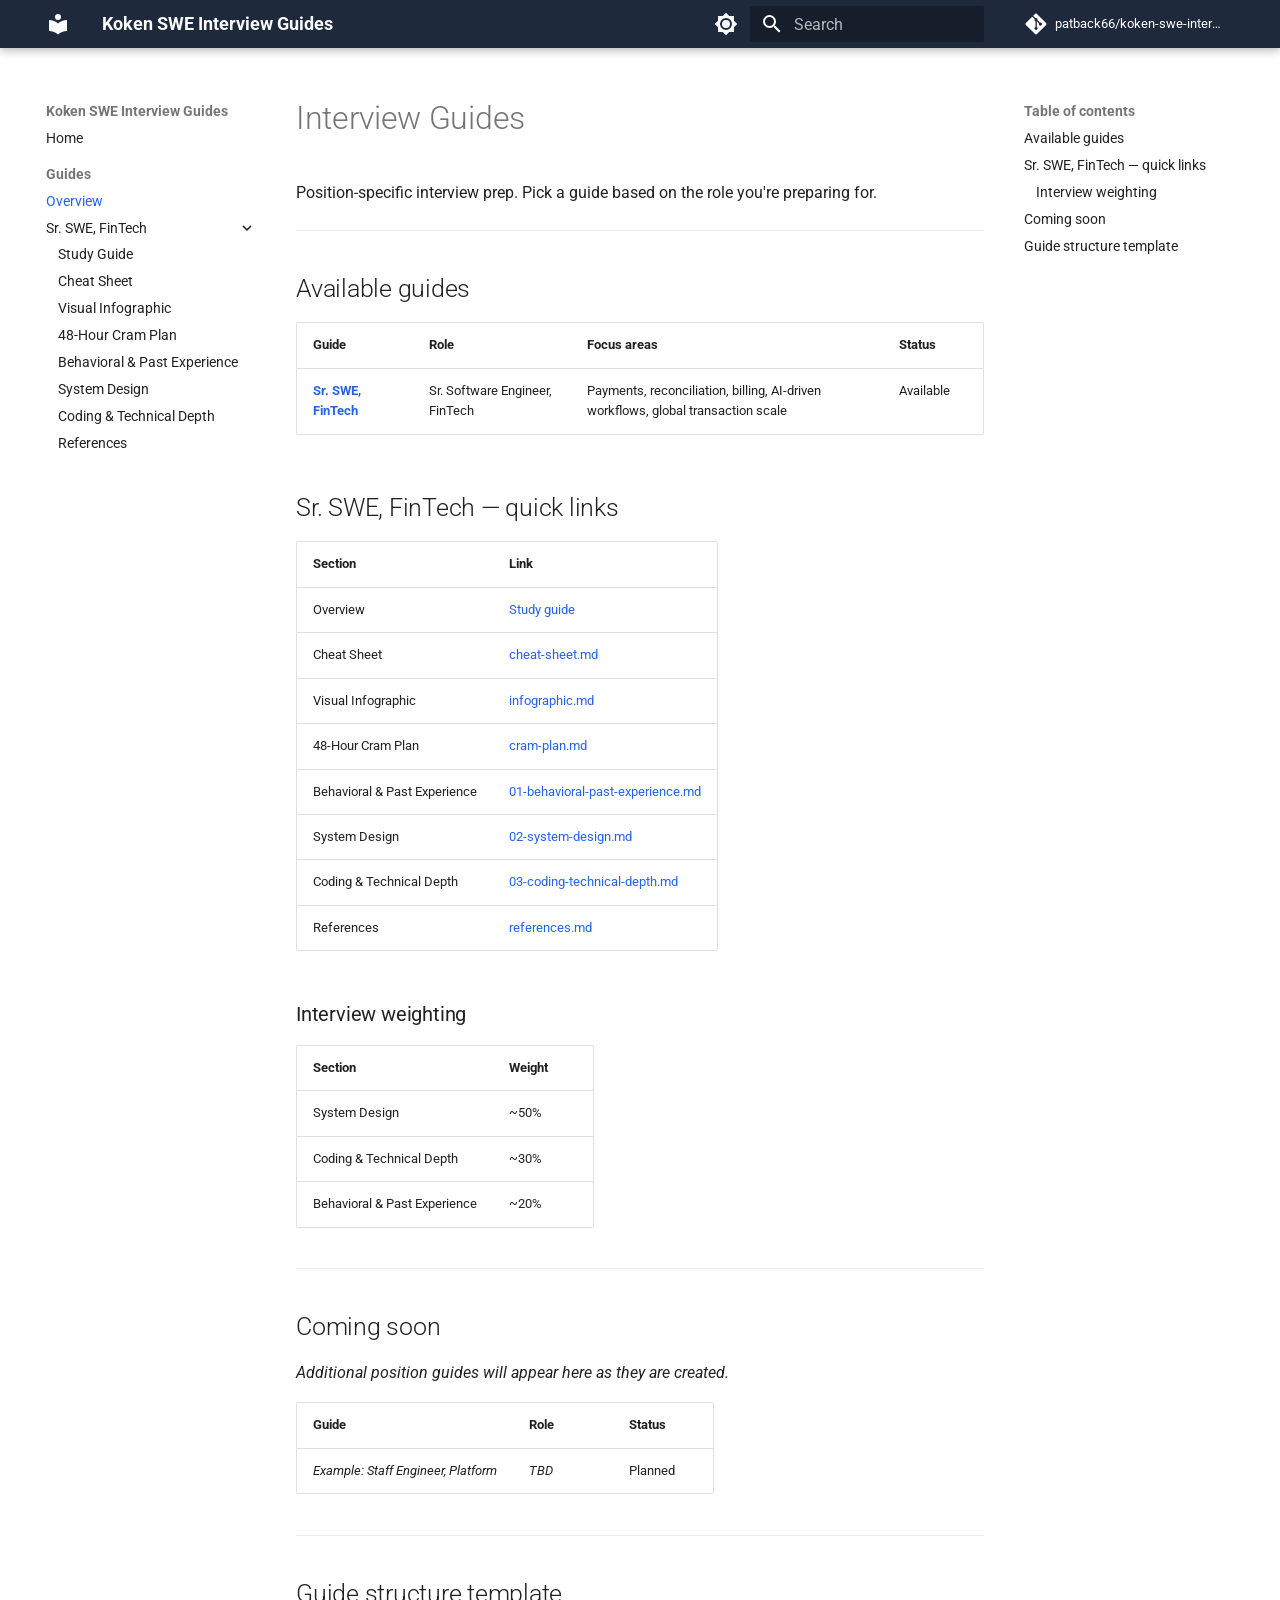
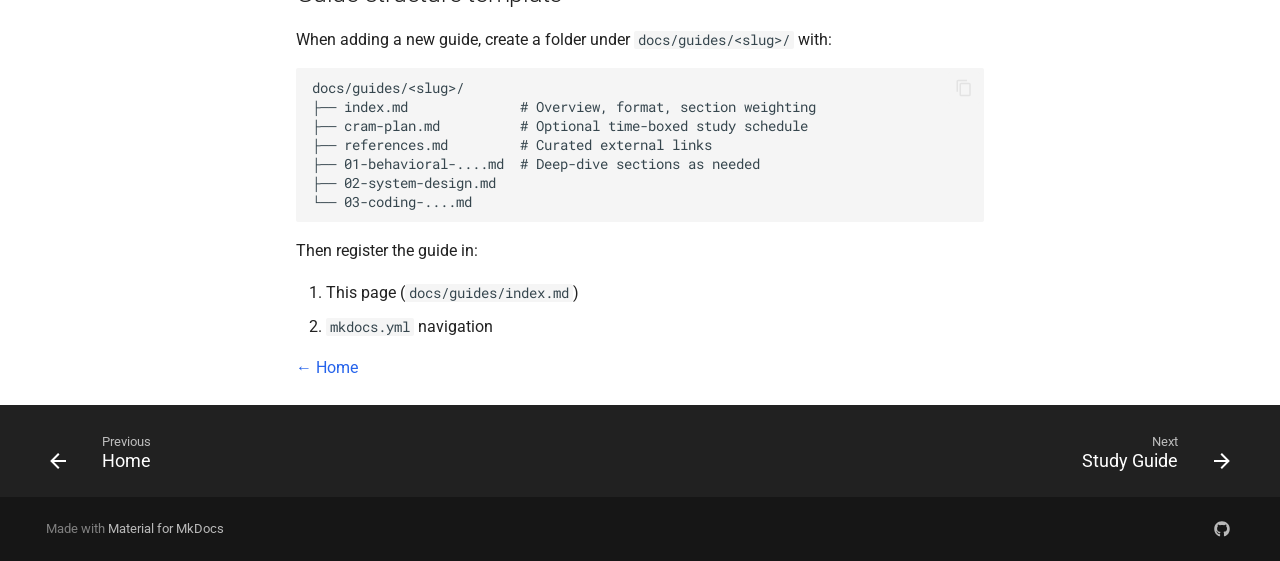
<file: guides/index.html>
<!doctype html>
<html lang="en" class="no-js">
  <head>
    
      <meta charset="utf-8">
      <meta name="viewport" content="width=device-width,initial-scale=1">
      
        <meta name="description" content="Software engineering interview prep guides — behavioral, system design, and coding">
      
      
      
        <link rel="canonical" href="https://patback66.github.io/koken-swe-interview-guides/guides/">
      
      
        <link rel="prev" href="..">
      
      
        <link rel="next" href="sr-swe-fintech/">
      
      
        
      
      
      <link rel="icon" href="../assets/images/favicon.png">
      <meta name="generator" content="mkdocs-1.6.1, mkdocs-material-9.7.6">
    
    
      
        <title>Overview - Koken SWE Interview Guides</title>
      
    
    
      <link rel="stylesheet" href="../assets/stylesheets/main.484c7ddc.min.css">
      
        
        <link rel="stylesheet" href="../assets/stylesheets/palette.ab4e12ef.min.css">
      
      


    
    
      
    
    
      
        
        
        <link rel="preconnect" href="https://fonts.gstatic.com" crossorigin>
        <link rel="stylesheet" href="https://fonts.googleapis.com/css?family=Roboto:300,300i,400,400i,700,700i%7CRoboto+Mono:400,400i,700,700i&display=fallback">
        <style>:root{--md-text-font:"Roboto";--md-code-font:"Roboto Mono"}</style>
      
    
    
      <link rel="stylesheet" href="../stylesheets/extra.css">
    
    <script>__md_scope=new URL("..",location),__md_hash=e=>[...e].reduce(((e,_)=>(e<<5)-e+_.charCodeAt(0)),0),__md_get=(e,_=localStorage,t=__md_scope)=>JSON.parse(_.getItem(t.pathname+"."+e)),__md_set=(e,_,t=localStorage,a=__md_scope)=>{try{t.setItem(a.pathname+"."+e,JSON.stringify(_))}catch(e){}}</script>
    
      

    
    
  </head>
  
  
    
    
      
    
    
    
    
    <body dir="ltr" data-md-color-scheme="default" data-md-color-primary="blue" data-md-color-accent="blue">
  
    
    <input class="md-toggle" data-md-toggle="drawer" type="checkbox" id="__drawer" autocomplete="off">
    <input class="md-toggle" data-md-toggle="search" type="checkbox" id="__search" autocomplete="off">
    <label class="md-overlay" for="__drawer"></label>
    <div data-md-component="skip">
      
        
        <a href="#interview-guides" class="md-skip">
          Skip to content
        </a>
      
    </div>
    <div data-md-component="announce">
      
    </div>
    
    
      

  

<header class="md-header md-header--shadow" data-md-component="header">
  <nav class="md-header__inner md-grid" aria-label="Header">
    <a href=".." title="Koken SWE Interview Guides" class="md-header__button md-logo" aria-label="Koken SWE Interview Guides" data-md-component="logo">
      
  
  <svg xmlns="http://www.w3.org/2000/svg" viewBox="0 0 24 24"><path d="M12 8a3 3 0 0 0 3-3 3 3 0 0 0-3-3 3 3 0 0 0-3 3 3 3 0 0 0 3 3m0 3.54C9.64 9.35 6.5 8 3 8v11c3.5 0 6.64 1.35 9 3.54 2.36-2.19 5.5-3.54 9-3.54V8c-3.5 0-6.64 1.35-9 3.54"/></svg>

    </a>
    <label class="md-header__button md-icon" for="__drawer">
      
      <svg xmlns="http://www.w3.org/2000/svg" viewBox="0 0 24 24"><path d="M3 6h18v2H3zm0 5h18v2H3zm0 5h18v2H3z"/></svg>
    </label>
    <div class="md-header__title" data-md-component="header-title">
      <div class="md-header__ellipsis">
        <div class="md-header__topic">
          <span class="md-ellipsis">
            Koken SWE Interview Guides
          </span>
        </div>
        <div class="md-header__topic" data-md-component="header-topic">
          <span class="md-ellipsis">
            
              Overview
            
          </span>
        </div>
      </div>
    </div>
    
      
        <form class="md-header__option" data-md-component="palette">
  
    
    
    
    <input class="md-option" data-md-color-media="(prefers-color-scheme: light)" data-md-color-scheme="default" data-md-color-primary="blue" data-md-color-accent="blue"  aria-label="Switch to dark mode"  type="radio" name="__palette" id="__palette_0">
    
      <label class="md-header__button md-icon" title="Switch to dark mode" for="__palette_1" hidden>
        <svg xmlns="http://www.w3.org/2000/svg" viewBox="0 0 24 24"><path d="M12 8a4 4 0 0 0-4 4 4 4 0 0 0 4 4 4 4 0 0 0 4-4 4 4 0 0 0-4-4m0 10a6 6 0 0 1-6-6 6 6 0 0 1 6-6 6 6 0 0 1 6 6 6 6 0 0 1-6 6m8-9.31V4h-4.69L12 .69 8.69 4H4v4.69L.69 12 4 15.31V20h4.69L12 23.31 15.31 20H20v-4.69L23.31 12z"/></svg>
      </label>
    
  
    
    
    
    <input class="md-option" data-md-color-media="(prefers-color-scheme: dark)" data-md-color-scheme="slate" data-md-color-primary="blue" data-md-color-accent="blue"  aria-label="Switch to light mode"  type="radio" name="__palette" id="__palette_1">
    
      <label class="md-header__button md-icon" title="Switch to light mode" for="__palette_0" hidden>
        <svg xmlns="http://www.w3.org/2000/svg" viewBox="0 0 24 24"><path d="M12 18c-.89 0-1.74-.2-2.5-.55C11.56 16.5 13 14.42 13 12s-1.44-4.5-3.5-5.45C10.26 6.2 11.11 6 12 6a6 6 0 0 1 6 6 6 6 0 0 1-6 6m8-9.31V4h-4.69L12 .69 8.69 4H4v4.69L.69 12 4 15.31V20h4.69L12 23.31 15.31 20H20v-4.69L23.31 12z"/></svg>
      </label>
    
  
</form>
      
    
    
      <script>var palette=__md_get("__palette");if(palette&&palette.color){if("(prefers-color-scheme)"===palette.color.media){var media=matchMedia("(prefers-color-scheme: light)"),input=document.querySelector(media.matches?"[data-md-color-media='(prefers-color-scheme: light)']":"[data-md-color-media='(prefers-color-scheme: dark)']");palette.color.media=input.getAttribute("data-md-color-media"),palette.color.scheme=input.getAttribute("data-md-color-scheme"),palette.color.primary=input.getAttribute("data-md-color-primary"),palette.color.accent=input.getAttribute("data-md-color-accent")}for(var[key,value]of Object.entries(palette.color))document.body.setAttribute("data-md-color-"+key,value)}</script>
    
    
    
      
      
        <label class="md-header__button md-icon" for="__search">
          
          <svg xmlns="http://www.w3.org/2000/svg" viewBox="0 0 24 24"><path d="M9.5 3A6.5 6.5 0 0 1 16 9.5c0 1.61-.59 3.09-1.56 4.23l.27.27h.79l5 5-1.5 1.5-5-5v-.79l-.27-.27A6.52 6.52 0 0 1 9.5 16 6.5 6.5 0 0 1 3 9.5 6.5 6.5 0 0 1 9.5 3m0 2C7 5 5 7 5 9.5S7 14 9.5 14 14 12 14 9.5 12 5 9.5 5"/></svg>
        </label>
        <div class="md-search" data-md-component="search" role="dialog">
  <label class="md-search__overlay" for="__search"></label>
  <div class="md-search__inner" role="search">
    <form class="md-search__form" name="search">
      <input type="text" class="md-search__input" name="query" aria-label="Search" placeholder="Search" autocapitalize="off" autocorrect="off" autocomplete="off" spellcheck="false" data-md-component="search-query" required>
      <label class="md-search__icon md-icon" for="__search">
        
        <svg xmlns="http://www.w3.org/2000/svg" viewBox="0 0 24 24"><path d="M9.5 3A6.5 6.5 0 0 1 16 9.5c0 1.61-.59 3.09-1.56 4.23l.27.27h.79l5 5-1.5 1.5-5-5v-.79l-.27-.27A6.52 6.52 0 0 1 9.5 16 6.5 6.5 0 0 1 3 9.5 6.5 6.5 0 0 1 9.5 3m0 2C7 5 5 7 5 9.5S7 14 9.5 14 14 12 14 9.5 12 5 9.5 5"/></svg>
        
        <svg xmlns="http://www.w3.org/2000/svg" viewBox="0 0 24 24"><path d="M20 11v2H8l5.5 5.5-1.42 1.42L4.16 12l7.92-7.92L13.5 5.5 8 11z"/></svg>
      </label>
      <nav class="md-search__options" aria-label="Search">
        
        <button type="reset" class="md-search__icon md-icon" title="Clear" aria-label="Clear" tabindex="-1">
          
          <svg xmlns="http://www.w3.org/2000/svg" viewBox="0 0 24 24"><path d="M19 6.41 17.59 5 12 10.59 6.41 5 5 6.41 10.59 12 5 17.59 6.41 19 12 13.41 17.59 19 19 17.59 13.41 12z"/></svg>
        </button>
      </nav>
      
        <div class="md-search__suggest" data-md-component="search-suggest"></div>
      
    </form>
    <div class="md-search__output">
      <div class="md-search__scrollwrap" tabindex="0" data-md-scrollfix>
        <div class="md-search-result" data-md-component="search-result">
          <div class="md-search-result__meta">
            Initializing search
          </div>
          <ol class="md-search-result__list" role="presentation"></ol>
        </div>
      </div>
    </div>
  </div>
</div>
      
    
    
      <div class="md-header__source">
        <a href="https://github.com/patback66/koken-swe-interview-guides" title="Go to repository" class="md-source" data-md-component="source">
  <div class="md-source__icon md-icon">
    
    <svg xmlns="http://www.w3.org/2000/svg" viewBox="0 0 448 512"><!--! Font Awesome Free 7.1.0 by @fontawesome - https://fontawesome.com License - https://fontawesome.com/license/free (Icons: CC BY 4.0, Fonts: SIL OFL 1.1, Code: MIT License) Copyright 2025 Fonticons, Inc.--><path d="M439.6 236.1 244 40.5c-5.4-5.5-12.8-8.5-20.4-8.5s-15 3-20.4 8.4L162.5 81l51.5 51.5c27.1-9.1 52.7 16.8 43.4 43.7l49.7 49.7c34.2-11.8 61.2 31 35.5 56.7-26.5 26.5-70.2-2.9-56-37.3L240.3 199v121.9c25.3 12.5 22.3 41.8 9.1 55-6.4 6.4-15.2 10.1-24.3 10.1s-17.8-3.6-24.3-10.1c-17.6-17.6-11.1-46.9 11.2-56v-123c-20.8-8.5-24.6-30.7-18.6-45L142.6 101 8.5 235.1C3 240.6 0 247.9 0 255.5s3 15 8.5 20.4l195.6 195.7c5.4 5.4 12.7 8.4 20.4 8.4s15-3 20.4-8.4l194.7-194.7c5.4-5.4 8.4-12.8 8.4-20.4s-3-15-8.4-20.4"/></svg>
  </div>
  <div class="md-source__repository">
    patback66/koken-swe-interview-guides
  </div>
</a>
      </div>
    
  </nav>
  
</header>
    
    <div class="md-container" data-md-component="container">
      
      
        
          
        
      
      <main class="md-main" data-md-component="main">
        <div class="md-main__inner md-grid">
          
            
              
              <div class="md-sidebar md-sidebar--primary" data-md-component="sidebar" data-md-type="navigation" >
                <div class="md-sidebar__scrollwrap">
                  <div class="md-sidebar__inner">
                    



<nav class="md-nav md-nav--primary" aria-label="Navigation" data-md-level="0">
  <label class="md-nav__title" for="__drawer">
    <a href=".." title="Koken SWE Interview Guides" class="md-nav__button md-logo" aria-label="Koken SWE Interview Guides" data-md-component="logo">
      
  
  <svg xmlns="http://www.w3.org/2000/svg" viewBox="0 0 24 24"><path d="M12 8a3 3 0 0 0 3-3 3 3 0 0 0-3-3 3 3 0 0 0-3 3 3 3 0 0 0 3 3m0 3.54C9.64 9.35 6.5 8 3 8v11c3.5 0 6.64 1.35 9 3.54 2.36-2.19 5.5-3.54 9-3.54V8c-3.5 0-6.64 1.35-9 3.54"/></svg>

    </a>
    Koken SWE Interview Guides
  </label>
  
    <div class="md-nav__source">
      <a href="https://github.com/patback66/koken-swe-interview-guides" title="Go to repository" class="md-source" data-md-component="source">
  <div class="md-source__icon md-icon">
    
    <svg xmlns="http://www.w3.org/2000/svg" viewBox="0 0 448 512"><!--! Font Awesome Free 7.1.0 by @fontawesome - https://fontawesome.com License - https://fontawesome.com/license/free (Icons: CC BY 4.0, Fonts: SIL OFL 1.1, Code: MIT License) Copyright 2025 Fonticons, Inc.--><path d="M439.6 236.1 244 40.5c-5.4-5.5-12.8-8.5-20.4-8.5s-15 3-20.4 8.4L162.5 81l51.5 51.5c27.1-9.1 52.7 16.8 43.4 43.7l49.7 49.7c34.2-11.8 61.2 31 35.5 56.7-26.5 26.5-70.2-2.9-56-37.3L240.3 199v121.9c25.3 12.5 22.3 41.8 9.1 55-6.4 6.4-15.2 10.1-24.3 10.1s-17.8-3.6-24.3-10.1c-17.6-17.6-11.1-46.9 11.2-56v-123c-20.8-8.5-24.6-30.7-18.6-45L142.6 101 8.5 235.1C3 240.6 0 247.9 0 255.5s3 15 8.5 20.4l195.6 195.7c5.4 5.4 12.7 8.4 20.4 8.4s15-3 20.4-8.4l194.7-194.7c5.4-5.4 8.4-12.8 8.4-20.4s-3-15-8.4-20.4"/></svg>
  </div>
  <div class="md-source__repository">
    patback66/koken-swe-interview-guides
  </div>
</a>
    </div>
  
  <ul class="md-nav__list" data-md-scrollfix>
    
      
      
  
  
  
  
    <li class="md-nav__item">
      <a href=".." class="md-nav__link">
        
  
  
  <span class="md-ellipsis">
    
  
    Home
  

    
  </span>
  
  

      </a>
    </li>
  

    
      
      
  
  
    
  
  
  
    
    
    
    
      
        
        
      
    
    
    <li class="md-nav__item md-nav__item--active md-nav__item--section md-nav__item--nested">
      
        
        
        <input class="md-nav__toggle md-toggle " type="checkbox" id="__nav_2" checked>
        
          
          <label class="md-nav__link" for="__nav_2" id="__nav_2_label" tabindex="">
            
  
  
  <span class="md-ellipsis">
    
  
    Guides
  

    
  </span>
  
  

            <span class="md-nav__icon md-icon"></span>
          </label>
        
        <nav class="md-nav" data-md-level="1" aria-labelledby="__nav_2_label" aria-expanded="true">
          <label class="md-nav__title" for="__nav_2">
            <span class="md-nav__icon md-icon"></span>
            
  
    Guides
  

          </label>
          <ul class="md-nav__list" data-md-scrollfix>
            
              
                
  
  
    
  
  
  
    <li class="md-nav__item md-nav__item--active">
      
      <input class="md-nav__toggle md-toggle" type="checkbox" id="__toc">
      
      
        
      
      
        <label class="md-nav__link md-nav__link--active" for="__toc">
          
  
  
  <span class="md-ellipsis">
    
  
    Overview
  

    
  </span>
  
  

          <span class="md-nav__icon md-icon"></span>
        </label>
      
      <a href="./" class="md-nav__link md-nav__link--active">
        
  
  
  <span class="md-ellipsis">
    
  
    Overview
  

    
  </span>
  
  

      </a>
      
        

<nav class="md-nav md-nav--secondary" aria-label="Table of contents">
  
  
  
    
  
  
    <label class="md-nav__title" for="__toc">
      <span class="md-nav__icon md-icon"></span>
      Table of contents
    </label>
    <ul class="md-nav__list" data-md-component="toc" data-md-scrollfix>
      
        <li class="md-nav__item">
  <a href="#available-guides" class="md-nav__link">
    <span class="md-ellipsis">
      
        Available guides
      
    </span>
  </a>
  
</li>
      
        <li class="md-nav__item">
  <a href="#sr-swe-fintech-quick-links" class="md-nav__link">
    <span class="md-ellipsis">
      
        Sr. SWE, FinTech — quick links
      
    </span>
  </a>
  
    <nav class="md-nav" aria-label="Sr. SWE, FinTech — quick links">
      <ul class="md-nav__list">
        
          <li class="md-nav__item">
  <a href="#interview-weighting" class="md-nav__link">
    <span class="md-ellipsis">
      
        Interview weighting
      
    </span>
  </a>
  
</li>
        
      </ul>
    </nav>
  
</li>
      
        <li class="md-nav__item">
  <a href="#coming-soon" class="md-nav__link">
    <span class="md-ellipsis">
      
        Coming soon
      
    </span>
  </a>
  
</li>
      
        <li class="md-nav__item">
  <a href="#guide-structure-template" class="md-nav__link">
    <span class="md-ellipsis">
      
        Guide structure template
      
    </span>
  </a>
  
</li>
      
    </ul>
  
</nav>
      
    </li>
  

              
            
              
                
  
  
  
  
    
    
    
    
      
    
    
    <li class="md-nav__item md-nav__item--nested">
      
        
        
          
        
        <input class="md-nav__toggle md-toggle md-toggle--indeterminate" type="checkbox" id="__nav_2_2" >
        
          
          <label class="md-nav__link" for="__nav_2_2" id="__nav_2_2_label" tabindex="0">
            
  
  
  <span class="md-ellipsis">
    
  
    Sr. SWE, FinTech
  

    
  </span>
  
  

            <span class="md-nav__icon md-icon"></span>
          </label>
        
        <nav class="md-nav" data-md-level="2" aria-labelledby="__nav_2_2_label" aria-expanded="false">
          <label class="md-nav__title" for="__nav_2_2">
            <span class="md-nav__icon md-icon"></span>
            
  
    Sr. SWE, FinTech
  

          </label>
          <ul class="md-nav__list" data-md-scrollfix>
            
              
                
  
  
  
  
    <li class="md-nav__item">
      <a href="sr-swe-fintech/" class="md-nav__link">
        
  
  
  <span class="md-ellipsis">
    
  
    Study Guide
  

    
  </span>
  
  

      </a>
    </li>
  

              
            
              
                
  
  
  
  
    <li class="md-nav__item">
      <a href="sr-swe-fintech/cheat-sheet/" class="md-nav__link">
        
  
  
  <span class="md-ellipsis">
    
  
    Cheat Sheet
  

    
  </span>
  
  

      </a>
    </li>
  

              
            
              
                
  
  
  
  
    <li class="md-nav__item">
      <a href="sr-swe-fintech/infographic/" class="md-nav__link">
        
  
  
  <span class="md-ellipsis">
    
  
    Visual Infographic
  

    
  </span>
  
  

      </a>
    </li>
  

              
            
              
                
  
  
  
  
    <li class="md-nav__item">
      <a href="sr-swe-fintech/cram-plan/" class="md-nav__link">
        
  
  
  <span class="md-ellipsis">
    
  
    48-Hour Cram Plan
  

    
  </span>
  
  

      </a>
    </li>
  

              
            
              
                
  
  
  
  
    <li class="md-nav__item">
      <a href="sr-swe-fintech/01-behavioral-past-experience/" class="md-nav__link">
        
  
  
  <span class="md-ellipsis">
    
  
    Behavioral & Past Experience
  

    
  </span>
  
  

      </a>
    </li>
  

              
            
              
                
  
  
  
  
    <li class="md-nav__item">
      <a href="sr-swe-fintech/02-system-design/" class="md-nav__link">
        
  
  
  <span class="md-ellipsis">
    
  
    System Design
  

    
  </span>
  
  

      </a>
    </li>
  

              
            
              
                
  
  
  
  
    <li class="md-nav__item">
      <a href="sr-swe-fintech/03-coding-technical-depth/" class="md-nav__link">
        
  
  
  <span class="md-ellipsis">
    
  
    Coding & Technical Depth
  

    
  </span>
  
  

      </a>
    </li>
  

              
            
              
                
  
  
  
  
    <li class="md-nav__item">
      <a href="sr-swe-fintech/references/" class="md-nav__link">
        
  
  
  <span class="md-ellipsis">
    
  
    References
  

    
  </span>
  
  

      </a>
    </li>
  

              
            
          </ul>
        </nav>
      
    </li>
  

              
            
          </ul>
        </nav>
      
    </li>
  

    
  </ul>
</nav>
                  </div>
                </div>
              </div>
            
            
              
              <div class="md-sidebar md-sidebar--secondary" data-md-component="sidebar" data-md-type="toc" >
                <div class="md-sidebar__scrollwrap">
                  <div class="md-sidebar__inner">
                    

<nav class="md-nav md-nav--secondary" aria-label="Table of contents">
  
  
  
    
  
  
    <label class="md-nav__title" for="__toc">
      <span class="md-nav__icon md-icon"></span>
      Table of contents
    </label>
    <ul class="md-nav__list" data-md-component="toc" data-md-scrollfix>
      
        <li class="md-nav__item">
  <a href="#available-guides" class="md-nav__link">
    <span class="md-ellipsis">
      
        Available guides
      
    </span>
  </a>
  
</li>
      
        <li class="md-nav__item">
  <a href="#sr-swe-fintech-quick-links" class="md-nav__link">
    <span class="md-ellipsis">
      
        Sr. SWE, FinTech — quick links
      
    </span>
  </a>
  
    <nav class="md-nav" aria-label="Sr. SWE, FinTech — quick links">
      <ul class="md-nav__list">
        
          <li class="md-nav__item">
  <a href="#interview-weighting" class="md-nav__link">
    <span class="md-ellipsis">
      
        Interview weighting
      
    </span>
  </a>
  
</li>
        
      </ul>
    </nav>
  
</li>
      
        <li class="md-nav__item">
  <a href="#coming-soon" class="md-nav__link">
    <span class="md-ellipsis">
      
        Coming soon
      
    </span>
  </a>
  
</li>
      
        <li class="md-nav__item">
  <a href="#guide-structure-template" class="md-nav__link">
    <span class="md-ellipsis">
      
        Guide structure template
      
    </span>
  </a>
  
</li>
      
    </ul>
  
</nav>
                  </div>
                </div>
              </div>
            
          
          
            <div class="md-content" data-md-component="content">
              
              <article class="md-content__inner md-typeset">
                
                  


  
  


<h1 id="interview-guides">Interview Guides<a class="headerlink" href="#interview-guides" title="Permanent link">&para;</a></h1>
<p>Position-specific interview prep. Pick a guide based on the role you're preparing for.</p>
<hr />
<h2 id="available-guides">Available guides<a class="headerlink" href="#available-guides" title="Permanent link">&para;</a></h2>
<table>
<thead>
<tr>
<th>Guide</th>
<th>Role</th>
<th>Focus areas</th>
<th>Status</th>
</tr>
</thead>
<tbody>
<tr>
<td><strong><a href="sr-swe-fintech/">Sr. SWE, FinTech</a></strong></td>
<td>Sr. Software Engineer, FinTech</td>
<td>Payments, reconciliation, billing, AI-driven workflows, global transaction scale</td>
<td>Available</td>
</tr>
</tbody>
</table>
<h2 id="sr-swe-fintech-quick-links">Sr. SWE, FinTech — quick links<a class="headerlink" href="#sr-swe-fintech-quick-links" title="Permanent link">&para;</a></h2>
<table>
<thead>
<tr>
<th>Section</th>
<th>Link</th>
</tr>
</thead>
<tbody>
<tr>
<td>Overview</td>
<td><a href="sr-swe-fintech/">Study guide</a></td>
</tr>
<tr>
<td>Cheat Sheet</td>
<td><a href="sr-swe-fintech/cheat-sheet/">cheat-sheet.md</a></td>
</tr>
<tr>
<td>Visual Infographic</td>
<td><a href="sr-swe-fintech/infographic/">infographic.md</a></td>
</tr>
<tr>
<td>48-Hour Cram Plan</td>
<td><a href="sr-swe-fintech/cram-plan/">cram-plan.md</a></td>
</tr>
<tr>
<td>Behavioral &amp; Past Experience</td>
<td><a href="sr-swe-fintech/01-behavioral-past-experience/">01-behavioral-past-experience.md</a></td>
</tr>
<tr>
<td>System Design</td>
<td><a href="sr-swe-fintech/02-system-design/">02-system-design.md</a></td>
</tr>
<tr>
<td>Coding &amp; Technical Depth</td>
<td><a href="sr-swe-fintech/03-coding-technical-depth/">03-coding-technical-depth.md</a></td>
</tr>
<tr>
<td>References</td>
<td><a href="sr-swe-fintech/references/">references.md</a></td>
</tr>
</tbody>
</table>
<h3 id="interview-weighting">Interview weighting<a class="headerlink" href="#interview-weighting" title="Permanent link">&para;</a></h3>
<table>
<thead>
<tr>
<th>Section</th>
<th>Weight</th>
</tr>
</thead>
<tbody>
<tr>
<td>System Design</td>
<td>~50%</td>
</tr>
<tr>
<td>Coding &amp; Technical Depth</td>
<td>~30%</td>
</tr>
<tr>
<td>Behavioral &amp; Past Experience</td>
<td>~20%</td>
</tr>
</tbody>
</table>
<hr />
<h2 id="coming-soon">Coming soon<a class="headerlink" href="#coming-soon" title="Permanent link">&para;</a></h2>
<p><em>Additional position guides will appear here as they are created.</em></p>
<table>
<thead>
<tr>
<th>Guide</th>
<th>Role</th>
<th>Status</th>
</tr>
</thead>
<tbody>
<tr>
<td><em>Example: Staff Engineer, Platform</em></td>
<td><em>TBD</em></td>
<td>Planned</td>
</tr>
</tbody>
</table>
<hr />
<h2 id="guide-structure-template">Guide structure template<a class="headerlink" href="#guide-structure-template" title="Permanent link">&para;</a></h2>
<p>When adding a new guide, create a folder under <code>docs/guides/&lt;slug&gt;/</code> with:</p>
<div class="highlight"><pre><span></span><code><a id="__codelineno-0-1" name="__codelineno-0-1" href="#__codelineno-0-1"></a>docs/guides/&lt;slug&gt;/
<a id="__codelineno-0-2" name="__codelineno-0-2" href="#__codelineno-0-2"></a>├── index.md              # Overview, format, section weighting
<a id="__codelineno-0-3" name="__codelineno-0-3" href="#__codelineno-0-3"></a>├── cram-plan.md          # Optional time-boxed study schedule
<a id="__codelineno-0-4" name="__codelineno-0-4" href="#__codelineno-0-4"></a>├── references.md         # Curated external links
<a id="__codelineno-0-5" name="__codelineno-0-5" href="#__codelineno-0-5"></a>├── 01-behavioral-....md  # Deep-dive sections as needed
<a id="__codelineno-0-6" name="__codelineno-0-6" href="#__codelineno-0-6"></a>├── 02-system-design.md
<a id="__codelineno-0-7" name="__codelineno-0-7" href="#__codelineno-0-7"></a>└── 03-coding-....md
</code></pre></div>
<p>Then register the guide in:</p>
<ol>
<li>This page (<code>docs/guides/index.md</code>)</li>
<li><code>mkdocs.yml</code> navigation</li>
</ol>
<p><a href="../">← Home</a></p>












                
              </article>
            </div>
          
          
<script>var target=document.getElementById(location.hash.slice(1));target&&target.name&&(target.checked=target.name.startsWith("__tabbed_"))</script>
        </div>
        
          <button type="button" class="md-top md-icon" data-md-component="top" hidden>
  
  <svg xmlns="http://www.w3.org/2000/svg" viewBox="0 0 24 24"><path d="M13 20h-2V8l-5.5 5.5-1.42-1.42L12 4.16l7.92 7.92-1.42 1.42L13 8z"/></svg>
  Back to top
</button>
        
      </main>
      
        <footer class="md-footer">
  
    
      
      <nav class="md-footer__inner md-grid" aria-label="Footer" >
        
          
          <a href=".." class="md-footer__link md-footer__link--prev" aria-label="Previous: Home">
            <div class="md-footer__button md-icon">
              
              <svg xmlns="http://www.w3.org/2000/svg" viewBox="0 0 24 24"><path d="M20 11v2H8l5.5 5.5-1.42 1.42L4.16 12l7.92-7.92L13.5 5.5 8 11z"/></svg>
            </div>
            <div class="md-footer__title">
              <span class="md-footer__direction">
                Previous
              </span>
              <div class="md-ellipsis">
                Home
              </div>
            </div>
          </a>
        
        
          
          <a href="sr-swe-fintech/" class="md-footer__link md-footer__link--next" aria-label="Next: Study Guide">
            <div class="md-footer__title">
              <span class="md-footer__direction">
                Next
              </span>
              <div class="md-ellipsis">
                Study Guide
              </div>
            </div>
            <div class="md-footer__button md-icon">
              
              <svg xmlns="http://www.w3.org/2000/svg" viewBox="0 0 24 24"><path d="M4 11v2h12l-5.5 5.5 1.42 1.42L19.84 12l-7.92-7.92L10.5 5.5 16 11z"/></svg>
            </div>
          </a>
        
      </nav>
    
  
  <div class="md-footer-meta md-typeset">
    <div class="md-footer-meta__inner md-grid">
      <div class="md-copyright">
  
  
    Made with
    <a href="https://squidfunk.github.io/mkdocs-material/" target="_blank" rel="noopener">
      Material for MkDocs
    </a>
  
</div>
      
        
<div class="md-social">
  
    
    
    
    
      
      
    
    <a href="https://github.com/patback66/koken-swe-interview-guides" target="_blank" rel="noopener" title="github.com" class="md-social__link">
      <svg xmlns="http://www.w3.org/2000/svg" viewBox="0 0 512 512"><!--! Font Awesome Free 7.1.0 by @fontawesome - https://fontawesome.com License - https://fontawesome.com/license/free (Icons: CC BY 4.0, Fonts: SIL OFL 1.1, Code: MIT License) Copyright 2025 Fonticons, Inc.--><path d="M173.9 397.4c0 2-2.3 3.6-5.2 3.6-3.3.3-5.6-1.3-5.6-3.6 0-2 2.3-3.6 5.2-3.6 3-.3 5.6 1.3 5.6 3.6m-31.1-4.5c-.7 2 1.3 4.3 4.3 4.9 2.6 1 5.6 0 6.2-2s-1.3-4.3-4.3-5.2c-2.6-.7-5.5.3-6.2 2.3m44.2-1.7c-2.9.7-4.9 2.6-4.6 4.9.3 2 2.9 3.3 5.9 2.6 2.9-.7 4.9-2.6 4.6-4.6-.3-1.9-3-3.2-5.9-2.9M252.8 8C114.1 8 8 113.3 8 252c0 110.9 69.8 205.8 169.5 239.2 12.8 2.3 17.3-5.6 17.3-12.1 0-6.2-.3-40.4-.3-61.4 0 0-70 15-84.7-29.8 0 0-11.4-29.1-27.8-36.6 0 0-22.9-15.7 1.6-15.4 0 0 24.9 2 38.6 25.8 21.9 38.6 58.6 27.5 72.9 20.9 2.3-16 8.8-27.1 16-33.7-55.9-6.2-112.3-14.3-112.3-110.5 0-27.5 7.6-41.3 23.6-58.9-2.6-6.5-11.1-33.3 2.6-67.9 20.9-6.5 69 27 69 27 20-5.6 41.5-8.5 62.8-8.5s42.8 2.9 62.8 8.5c0 0 48.1-33.6 69-27 13.7 34.7 5.2 61.4 2.6 67.9 16 17.7 25.8 31.5 25.8 58.9 0 96.5-58.9 104.2-114.8 110.5 9.2 7.9 17 22.9 17 46.4 0 33.7-.3 75.4-.3 83.6 0 6.5 4.6 14.4 17.3 12.1C436.2 457.8 504 362.9 504 252 504 113.3 391.5 8 252.8 8M105.2 352.9c-1.3 1-1 3.3.7 5.2 1.6 1.6 3.9 2.3 5.2 1 1.3-1 1-3.3-.7-5.2-1.6-1.6-3.9-2.3-5.2-1m-10.8-8.1c-.7 1.3.3 2.9 2.3 3.9 1.6 1 3.6.7 4.3-.7.7-1.3-.3-2.9-2.3-3.9-2-.6-3.6-.3-4.3.7m32.4 35.6c-1.6 1.3-1 4.3 1.3 6.2 2.3 2.3 5.2 2.6 6.5 1 1.3-1.3.7-4.3-1.3-6.2-2.2-2.3-5.2-2.6-6.5-1m-11.4-14.7c-1.6 1-1.6 3.6 0 5.9s4.3 3.3 5.6 2.3c1.6-1.3 1.6-3.9 0-6.2-1.4-2.3-4-3.3-5.6-2"/></svg>
    </a>
  
</div>
      
    </div>
  </div>
</footer>
      
    </div>
    <div class="md-dialog" data-md-component="dialog">
      <div class="md-dialog__inner md-typeset"></div>
    </div>
    
    
    
      
      
      <script id="__config" type="application/json">{"annotate": null, "base": "..", "features": ["navigation.sections", "navigation.expand", "navigation.top", "navigation.footer", "search.suggest", "search.highlight", "content.code.copy", "toc.follow"], "search": "../assets/javascripts/workers/search.2c215733.min.js", "tags": null, "translations": {"clipboard.copied": "Copied to clipboard", "clipboard.copy": "Copy to clipboard", "search.result.more.one": "1 more on this page", "search.result.more.other": "# more on this page", "search.result.none": "No matching documents", "search.result.one": "1 matching document", "search.result.other": "# matching documents", "search.result.placeholder": "Type to start searching", "search.result.term.missing": "Missing", "select.version": "Select version"}, "version": null}</script>
    
    
      <script src="../assets/javascripts/bundle.79ae519e.min.js"></script>
      
    
  </body>
</html>
</file>
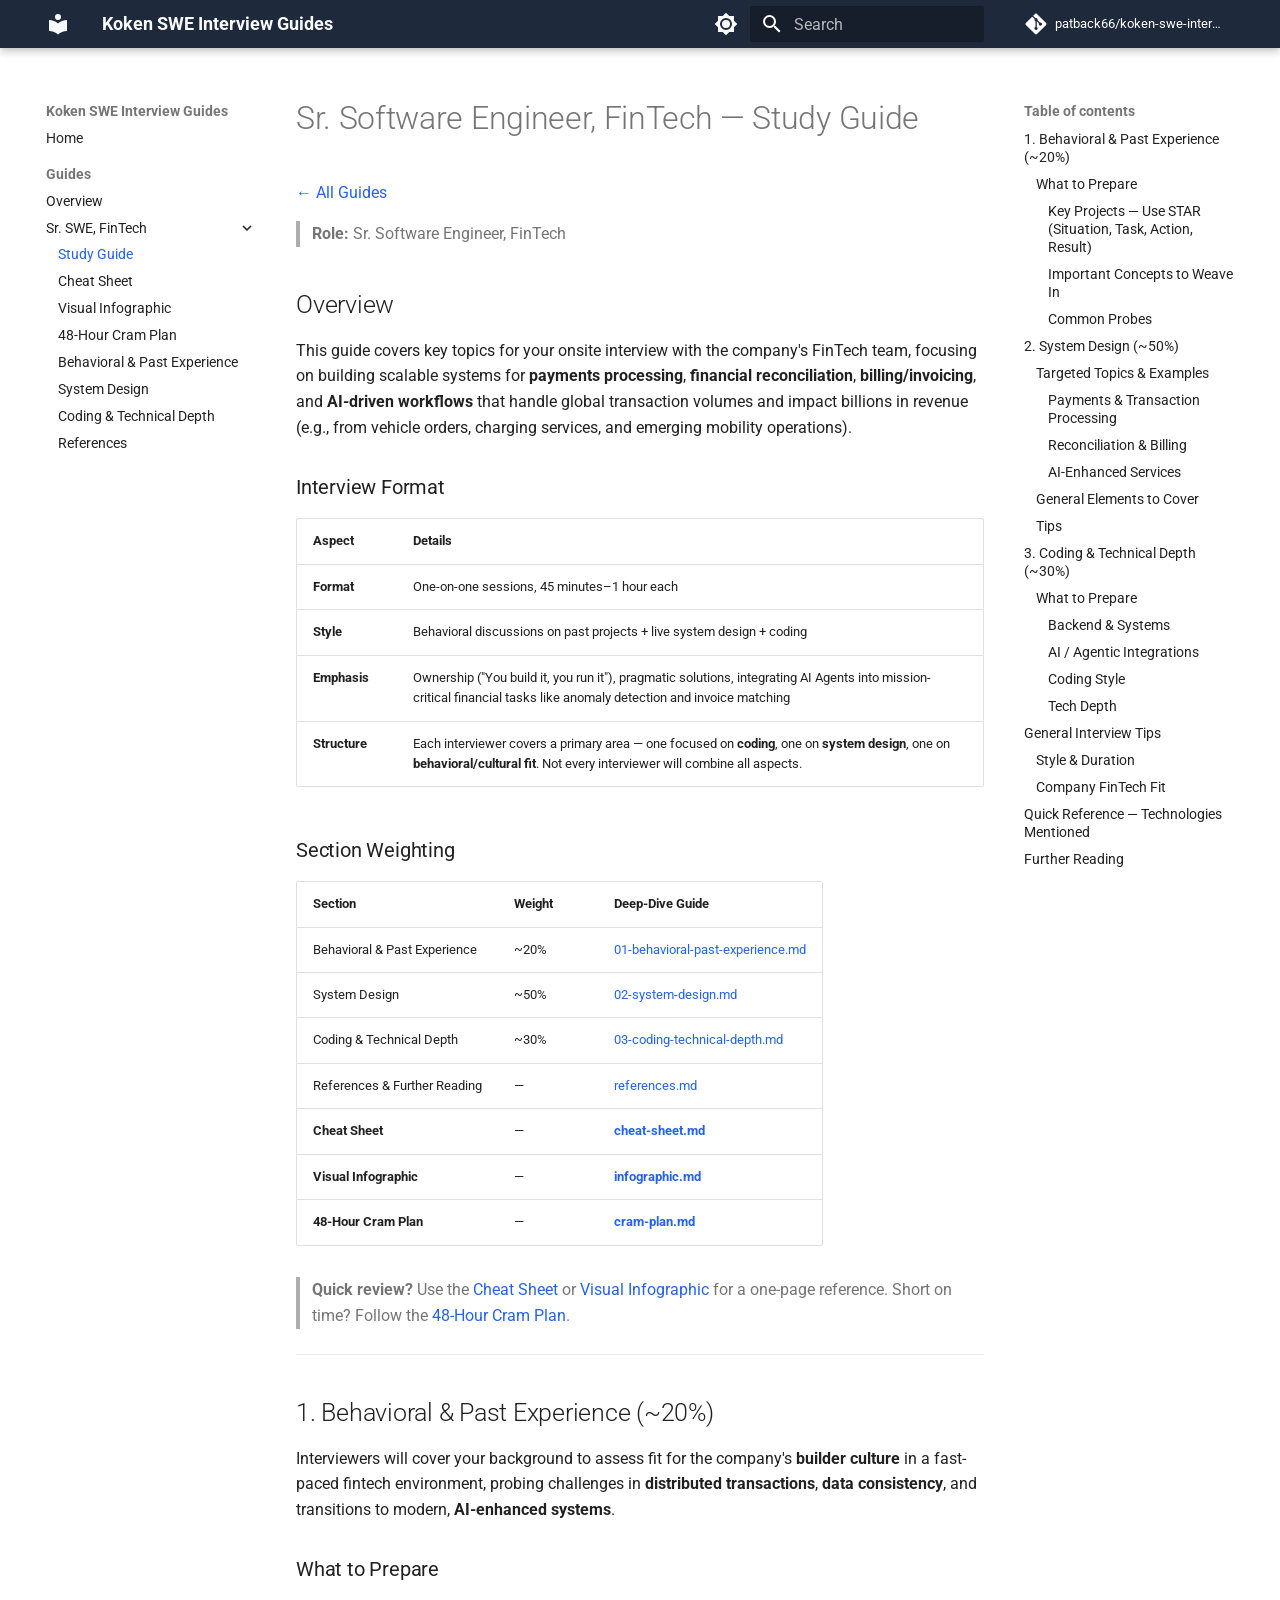
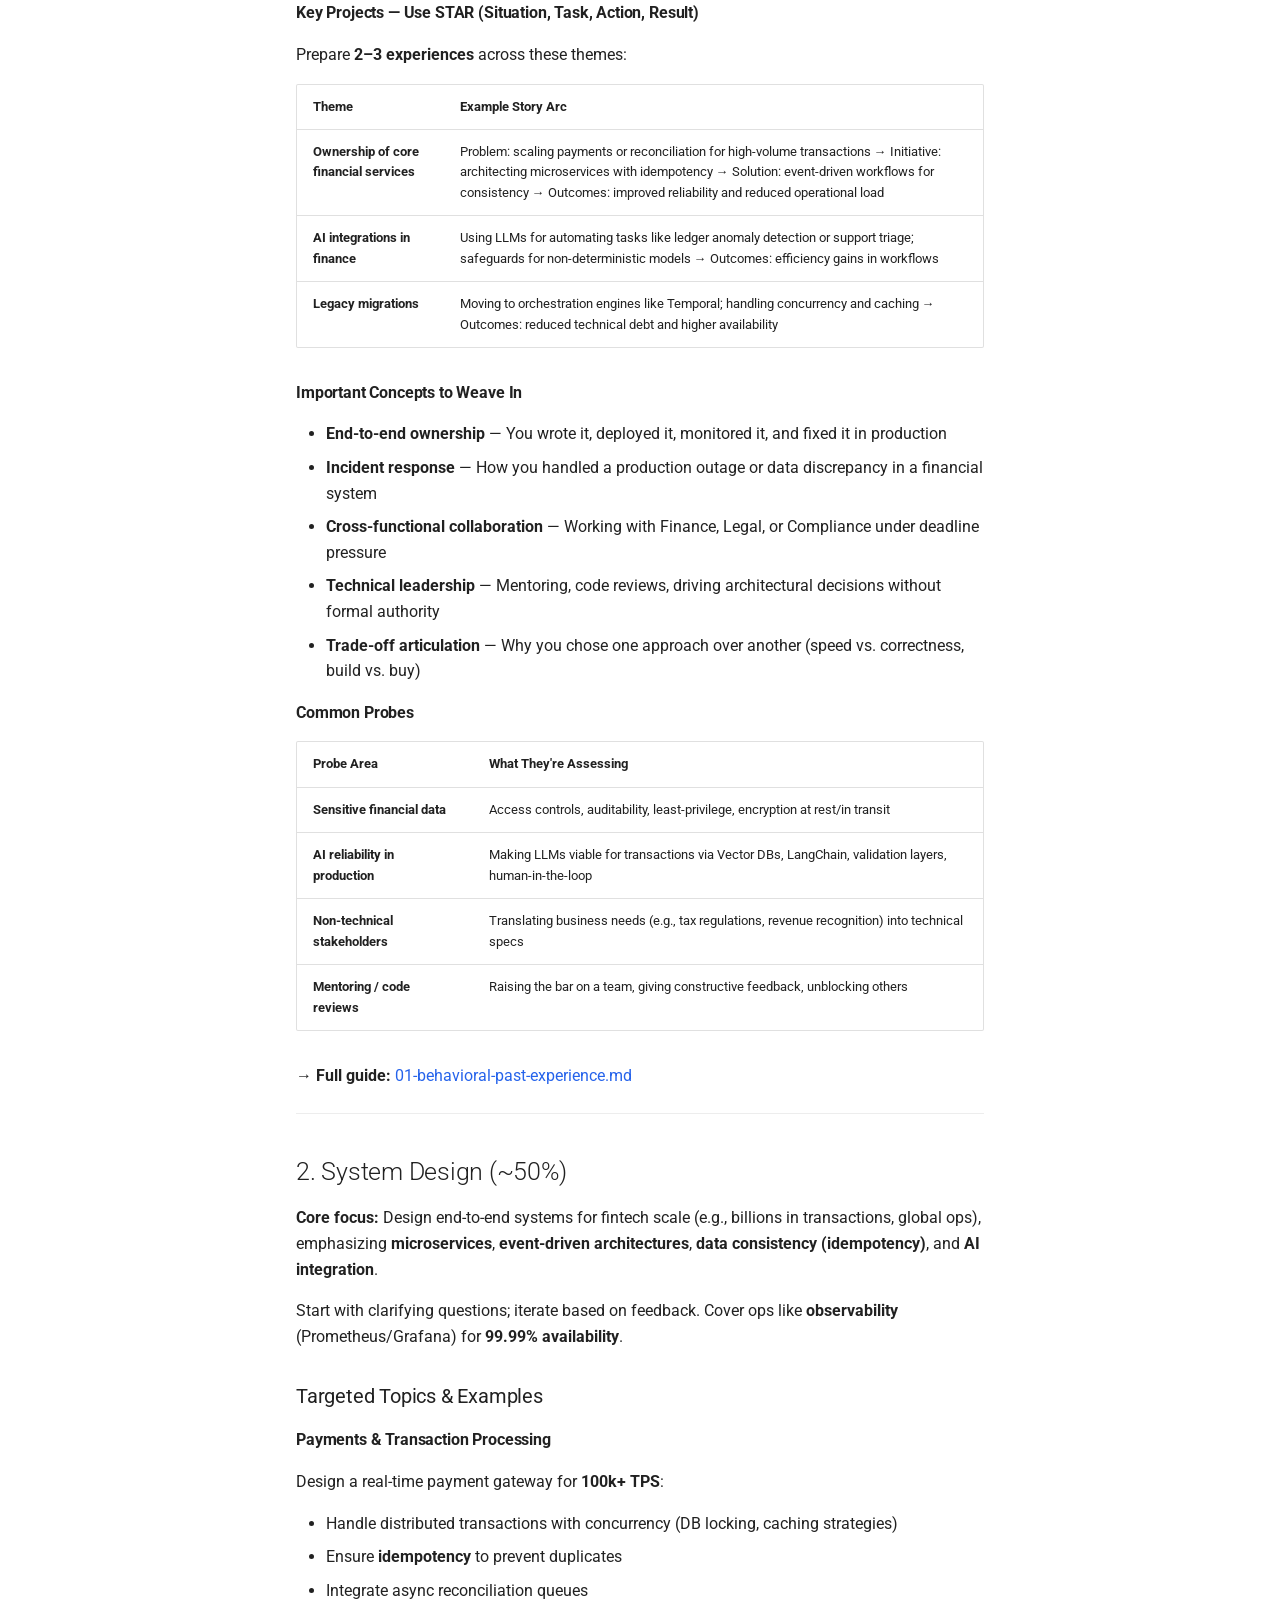
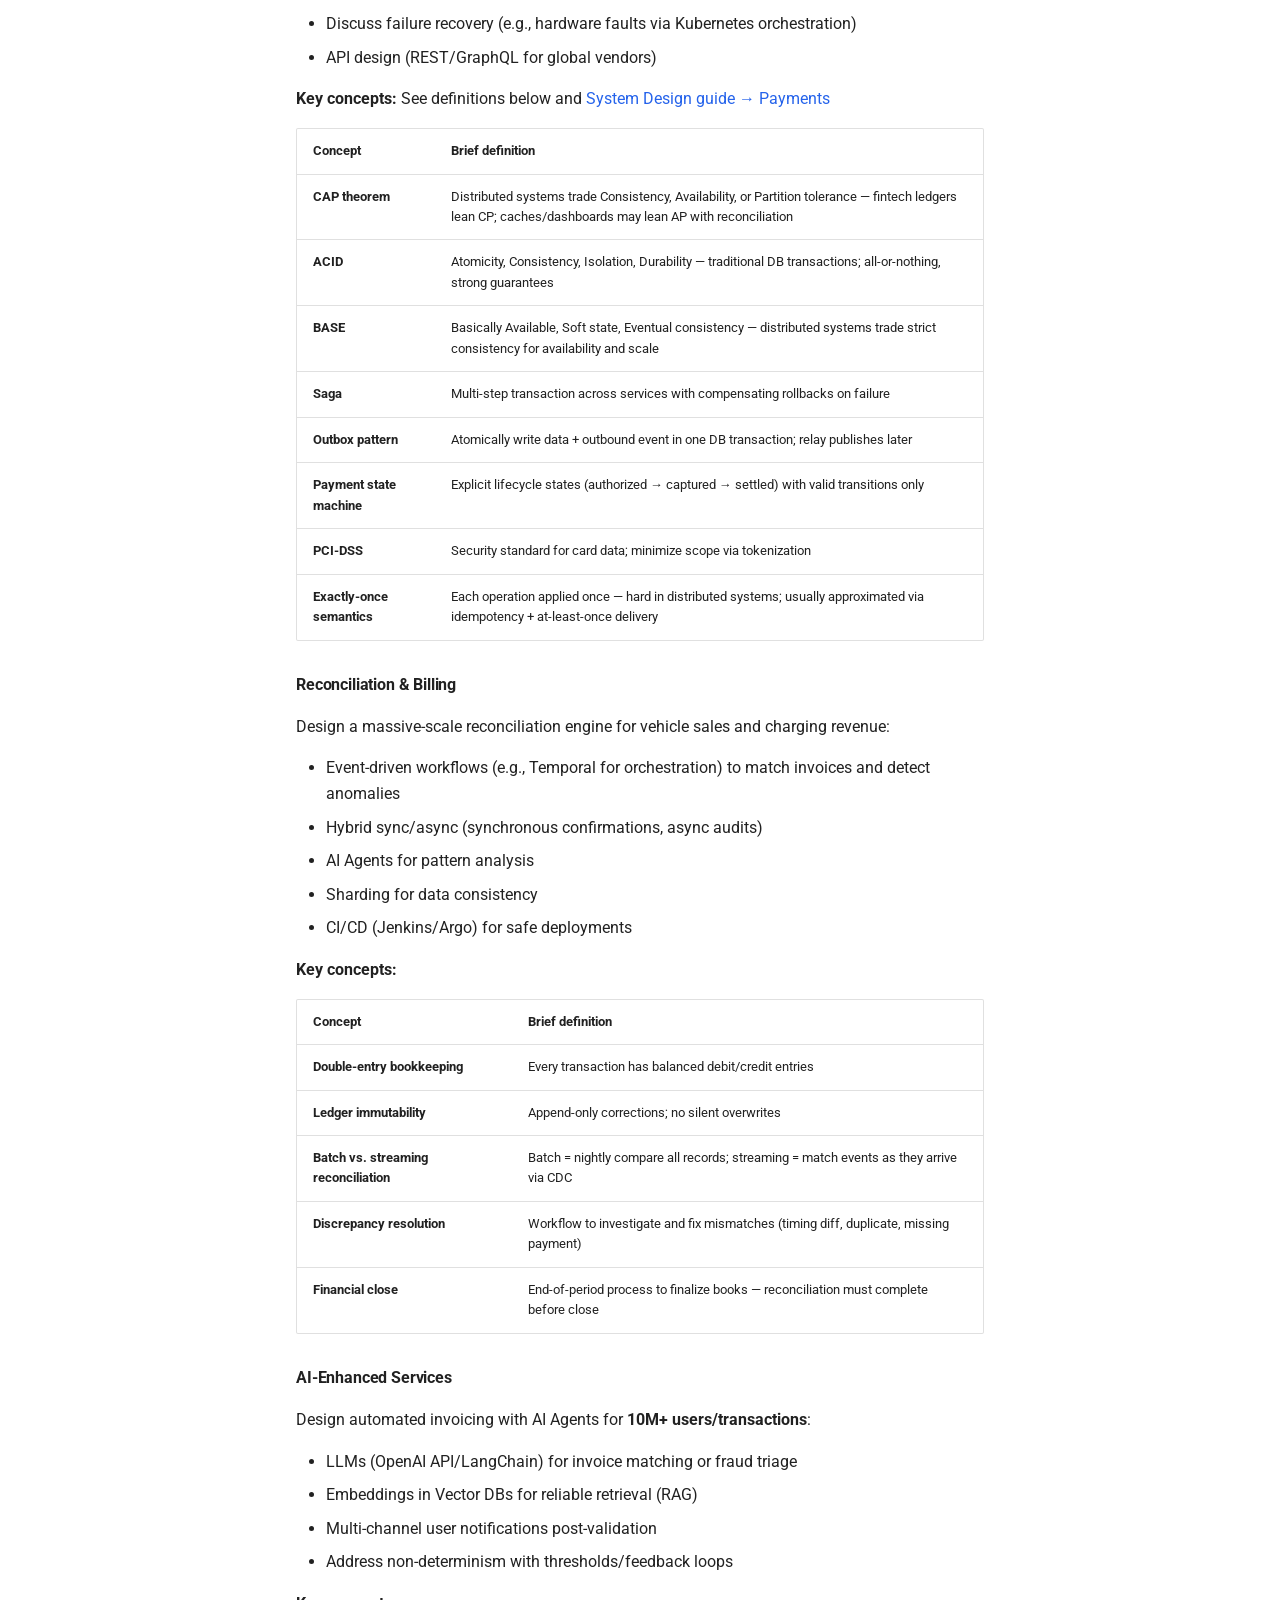
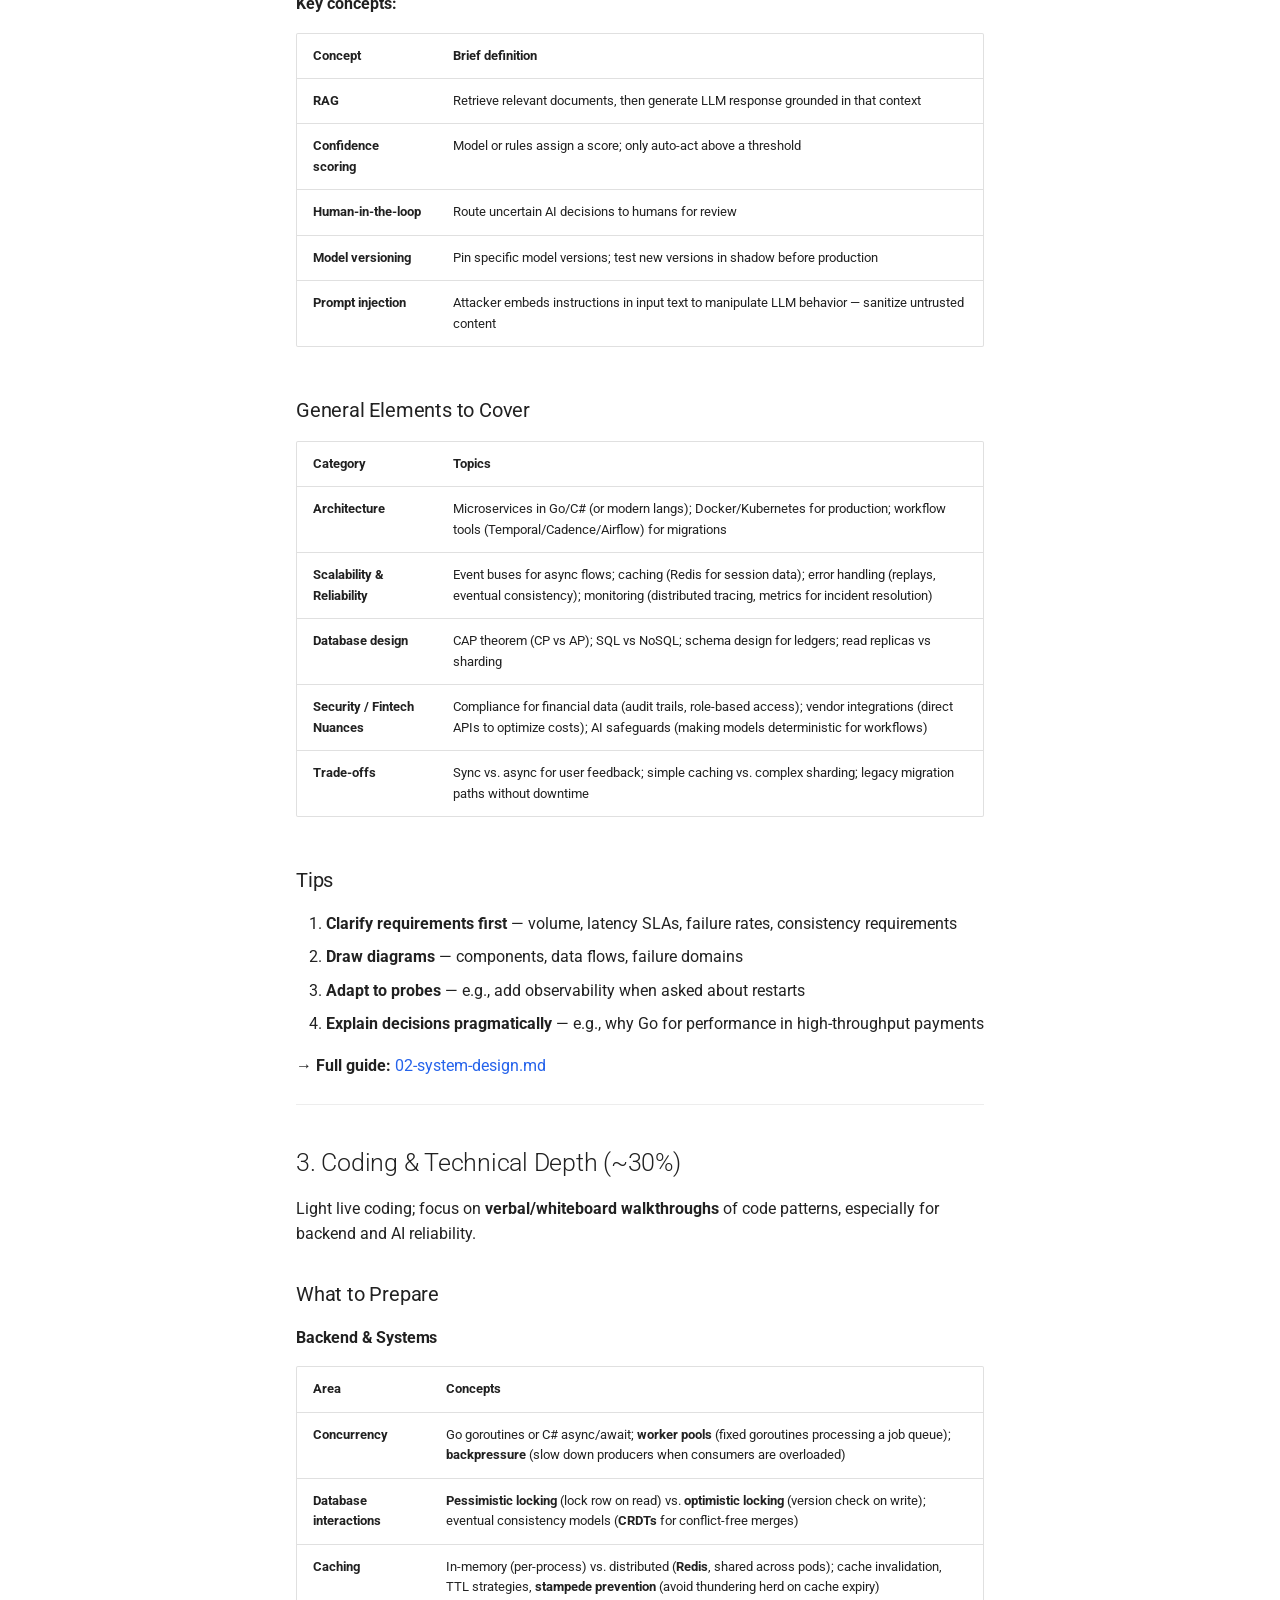
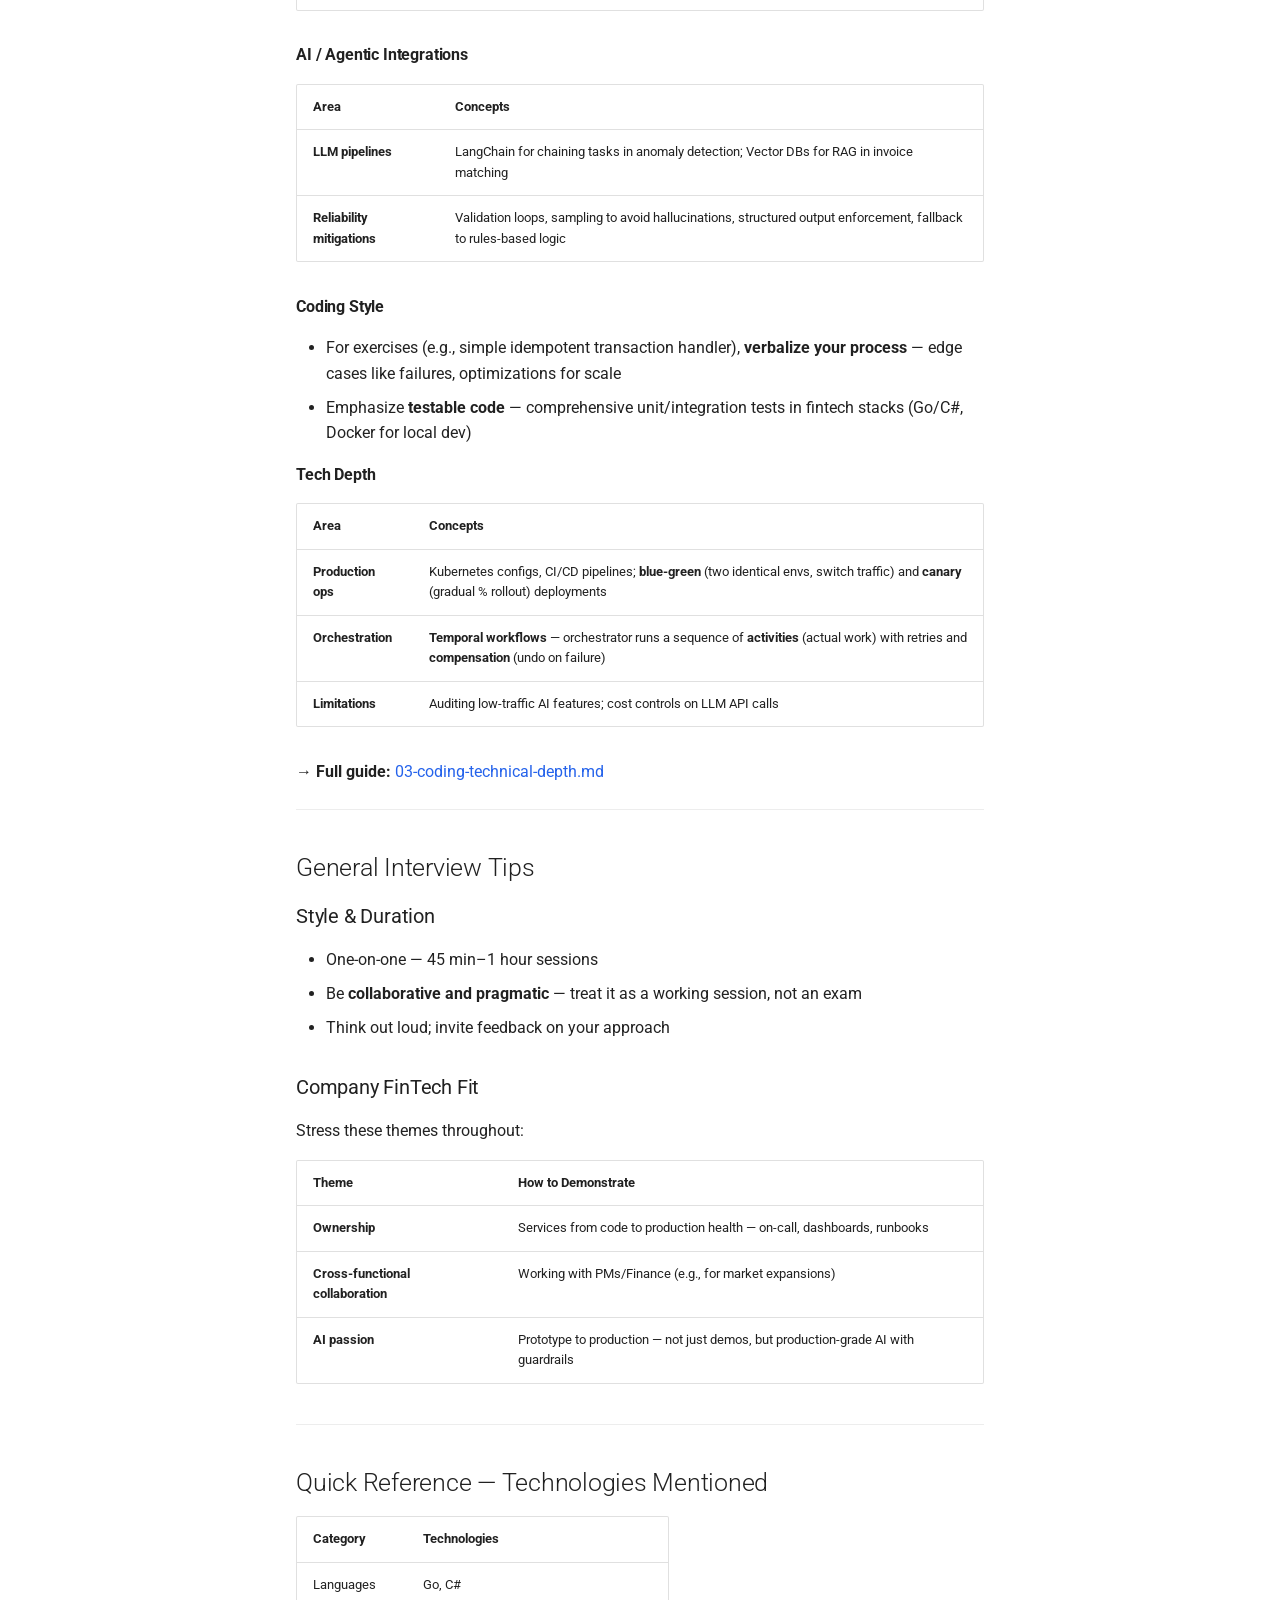
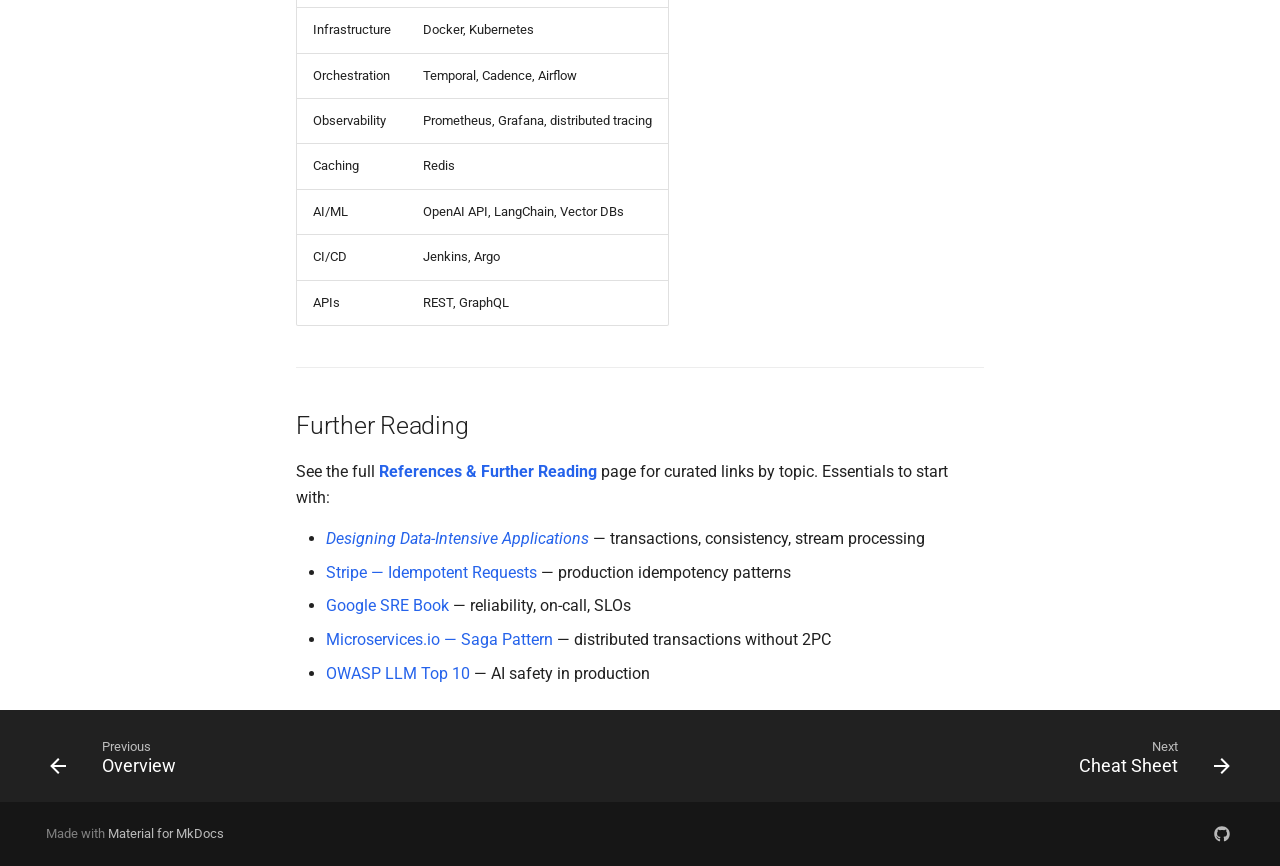
<file: guides/sr-swe-fintech/index.html>
<!doctype html>
<html lang="en" class="no-js">
  <head>
    
      <meta charset="utf-8">
      <meta name="viewport" content="width=device-width,initial-scale=1">
      
        <meta name="description" content="Software engineering interview prep guides — behavioral, system design, and coding">
      
      
      
        <link rel="canonical" href="https://patback66.github.io/koken-swe-interview-guides/guides/sr-swe-fintech/">
      
      
        <link rel="prev" href="../">
      
      
        <link rel="next" href="cheat-sheet/">
      
      
        
      
      
      <link rel="icon" href="../../assets/images/favicon.png">
      <meta name="generator" content="mkdocs-1.6.1, mkdocs-material-9.7.6">
    
    
      
        <title>Study Guide - Koken SWE Interview Guides</title>
      
    
    
      <link rel="stylesheet" href="../../assets/stylesheets/main.484c7ddc.min.css">
      
        
        <link rel="stylesheet" href="../../assets/stylesheets/palette.ab4e12ef.min.css">
      
      


    
    
      
    
    
      
        
        
        <link rel="preconnect" href="https://fonts.gstatic.com" crossorigin>
        <link rel="stylesheet" href="https://fonts.googleapis.com/css?family=Roboto:300,300i,400,400i,700,700i%7CRoboto+Mono:400,400i,700,700i&display=fallback">
        <style>:root{--md-text-font:"Roboto";--md-code-font:"Roboto Mono"}</style>
      
    
    
      <link rel="stylesheet" href="../../stylesheets/extra.css">
    
    <script>__md_scope=new URL("../..",location),__md_hash=e=>[...e].reduce(((e,_)=>(e<<5)-e+_.charCodeAt(0)),0),__md_get=(e,_=localStorage,t=__md_scope)=>JSON.parse(_.getItem(t.pathname+"."+e)),__md_set=(e,_,t=localStorage,a=__md_scope)=>{try{t.setItem(a.pathname+"."+e,JSON.stringify(_))}catch(e){}}</script>
    
      

    
    
  </head>
  
  
    
    
      
    
    
    
    
    <body dir="ltr" data-md-color-scheme="default" data-md-color-primary="blue" data-md-color-accent="blue">
  
    
    <input class="md-toggle" data-md-toggle="drawer" type="checkbox" id="__drawer" autocomplete="off">
    <input class="md-toggle" data-md-toggle="search" type="checkbox" id="__search" autocomplete="off">
    <label class="md-overlay" for="__drawer"></label>
    <div data-md-component="skip">
      
        
        <a href="#sr-software-engineer-fintech-study-guide" class="md-skip">
          Skip to content
        </a>
      
    </div>
    <div data-md-component="announce">
      
    </div>
    
    
      

  

<header class="md-header md-header--shadow" data-md-component="header">
  <nav class="md-header__inner md-grid" aria-label="Header">
    <a href="../.." title="Koken SWE Interview Guides" class="md-header__button md-logo" aria-label="Koken SWE Interview Guides" data-md-component="logo">
      
  
  <svg xmlns="http://www.w3.org/2000/svg" viewBox="0 0 24 24"><path d="M12 8a3 3 0 0 0 3-3 3 3 0 0 0-3-3 3 3 0 0 0-3 3 3 3 0 0 0 3 3m0 3.54C9.64 9.35 6.5 8 3 8v11c3.5 0 6.64 1.35 9 3.54 2.36-2.19 5.5-3.54 9-3.54V8c-3.5 0-6.64 1.35-9 3.54"/></svg>

    </a>
    <label class="md-header__button md-icon" for="__drawer">
      
      <svg xmlns="http://www.w3.org/2000/svg" viewBox="0 0 24 24"><path d="M3 6h18v2H3zm0 5h18v2H3zm0 5h18v2H3z"/></svg>
    </label>
    <div class="md-header__title" data-md-component="header-title">
      <div class="md-header__ellipsis">
        <div class="md-header__topic">
          <span class="md-ellipsis">
            Koken SWE Interview Guides
          </span>
        </div>
        <div class="md-header__topic" data-md-component="header-topic">
          <span class="md-ellipsis">
            
              Study Guide
            
          </span>
        </div>
      </div>
    </div>
    
      
        <form class="md-header__option" data-md-component="palette">
  
    
    
    
    <input class="md-option" data-md-color-media="(prefers-color-scheme: light)" data-md-color-scheme="default" data-md-color-primary="blue" data-md-color-accent="blue"  aria-label="Switch to dark mode"  type="radio" name="__palette" id="__palette_0">
    
      <label class="md-header__button md-icon" title="Switch to dark mode" for="__palette_1" hidden>
        <svg xmlns="http://www.w3.org/2000/svg" viewBox="0 0 24 24"><path d="M12 8a4 4 0 0 0-4 4 4 4 0 0 0 4 4 4 4 0 0 0 4-4 4 4 0 0 0-4-4m0 10a6 6 0 0 1-6-6 6 6 0 0 1 6-6 6 6 0 0 1 6 6 6 6 0 0 1-6 6m8-9.31V4h-4.69L12 .69 8.69 4H4v4.69L.69 12 4 15.31V20h4.69L12 23.31 15.31 20H20v-4.69L23.31 12z"/></svg>
      </label>
    
  
    
    
    
    <input class="md-option" data-md-color-media="(prefers-color-scheme: dark)" data-md-color-scheme="slate" data-md-color-primary="blue" data-md-color-accent="blue"  aria-label="Switch to light mode"  type="radio" name="__palette" id="__palette_1">
    
      <label class="md-header__button md-icon" title="Switch to light mode" for="__palette_0" hidden>
        <svg xmlns="http://www.w3.org/2000/svg" viewBox="0 0 24 24"><path d="M12 18c-.89 0-1.74-.2-2.5-.55C11.56 16.5 13 14.42 13 12s-1.44-4.5-3.5-5.45C10.26 6.2 11.11 6 12 6a6 6 0 0 1 6 6 6 6 0 0 1-6 6m8-9.31V4h-4.69L12 .69 8.69 4H4v4.69L.69 12 4 15.31V20h4.69L12 23.31 15.31 20H20v-4.69L23.31 12z"/></svg>
      </label>
    
  
</form>
      
    
    
      <script>var palette=__md_get("__palette");if(palette&&palette.color){if("(prefers-color-scheme)"===palette.color.media){var media=matchMedia("(prefers-color-scheme: light)"),input=document.querySelector(media.matches?"[data-md-color-media='(prefers-color-scheme: light)']":"[data-md-color-media='(prefers-color-scheme: dark)']");palette.color.media=input.getAttribute("data-md-color-media"),palette.color.scheme=input.getAttribute("data-md-color-scheme"),palette.color.primary=input.getAttribute("data-md-color-primary"),palette.color.accent=input.getAttribute("data-md-color-accent")}for(var[key,value]of Object.entries(palette.color))document.body.setAttribute("data-md-color-"+key,value)}</script>
    
    
    
      
      
        <label class="md-header__button md-icon" for="__search">
          
          <svg xmlns="http://www.w3.org/2000/svg" viewBox="0 0 24 24"><path d="M9.5 3A6.5 6.5 0 0 1 16 9.5c0 1.61-.59 3.09-1.56 4.23l.27.27h.79l5 5-1.5 1.5-5-5v-.79l-.27-.27A6.52 6.52 0 0 1 9.5 16 6.5 6.5 0 0 1 3 9.5 6.5 6.5 0 0 1 9.5 3m0 2C7 5 5 7 5 9.5S7 14 9.5 14 14 12 14 9.5 12 5 9.5 5"/></svg>
        </label>
        <div class="md-search" data-md-component="search" role="dialog">
  <label class="md-search__overlay" for="__search"></label>
  <div class="md-search__inner" role="search">
    <form class="md-search__form" name="search">
      <input type="text" class="md-search__input" name="query" aria-label="Search" placeholder="Search" autocapitalize="off" autocorrect="off" autocomplete="off" spellcheck="false" data-md-component="search-query" required>
      <label class="md-search__icon md-icon" for="__search">
        
        <svg xmlns="http://www.w3.org/2000/svg" viewBox="0 0 24 24"><path d="M9.5 3A6.5 6.5 0 0 1 16 9.5c0 1.61-.59 3.09-1.56 4.23l.27.27h.79l5 5-1.5 1.5-5-5v-.79l-.27-.27A6.52 6.52 0 0 1 9.5 16 6.5 6.5 0 0 1 3 9.5 6.5 6.5 0 0 1 9.5 3m0 2C7 5 5 7 5 9.5S7 14 9.5 14 14 12 14 9.5 12 5 9.5 5"/></svg>
        
        <svg xmlns="http://www.w3.org/2000/svg" viewBox="0 0 24 24"><path d="M20 11v2H8l5.5 5.5-1.42 1.42L4.16 12l7.92-7.92L13.5 5.5 8 11z"/></svg>
      </label>
      <nav class="md-search__options" aria-label="Search">
        
        <button type="reset" class="md-search__icon md-icon" title="Clear" aria-label="Clear" tabindex="-1">
          
          <svg xmlns="http://www.w3.org/2000/svg" viewBox="0 0 24 24"><path d="M19 6.41 17.59 5 12 10.59 6.41 5 5 6.41 10.59 12 5 17.59 6.41 19 12 13.41 17.59 19 19 17.59 13.41 12z"/></svg>
        </button>
      </nav>
      
        <div class="md-search__suggest" data-md-component="search-suggest"></div>
      
    </form>
    <div class="md-search__output">
      <div class="md-search__scrollwrap" tabindex="0" data-md-scrollfix>
        <div class="md-search-result" data-md-component="search-result">
          <div class="md-search-result__meta">
            Initializing search
          </div>
          <ol class="md-search-result__list" role="presentation"></ol>
        </div>
      </div>
    </div>
  </div>
</div>
      
    
    
      <div class="md-header__source">
        <a href="https://github.com/patback66/koken-swe-interview-guides" title="Go to repository" class="md-source" data-md-component="source">
  <div class="md-source__icon md-icon">
    
    <svg xmlns="http://www.w3.org/2000/svg" viewBox="0 0 448 512"><!--! Font Awesome Free 7.1.0 by @fontawesome - https://fontawesome.com License - https://fontawesome.com/license/free (Icons: CC BY 4.0, Fonts: SIL OFL 1.1, Code: MIT License) Copyright 2025 Fonticons, Inc.--><path d="M439.6 236.1 244 40.5c-5.4-5.5-12.8-8.5-20.4-8.5s-15 3-20.4 8.4L162.5 81l51.5 51.5c27.1-9.1 52.7 16.8 43.4 43.7l49.7 49.7c34.2-11.8 61.2 31 35.5 56.7-26.5 26.5-70.2-2.9-56-37.3L240.3 199v121.9c25.3 12.5 22.3 41.8 9.1 55-6.4 6.4-15.2 10.1-24.3 10.1s-17.8-3.6-24.3-10.1c-17.6-17.6-11.1-46.9 11.2-56v-123c-20.8-8.5-24.6-30.7-18.6-45L142.6 101 8.5 235.1C3 240.6 0 247.9 0 255.5s3 15 8.5 20.4l195.6 195.7c5.4 5.4 12.7 8.4 20.4 8.4s15-3 20.4-8.4l194.7-194.7c5.4-5.4 8.4-12.8 8.4-20.4s-3-15-8.4-20.4"/></svg>
  </div>
  <div class="md-source__repository">
    patback66/koken-swe-interview-guides
  </div>
</a>
      </div>
    
  </nav>
  
</header>
    
    <div class="md-container" data-md-component="container">
      
      
        
          
        
      
      <main class="md-main" data-md-component="main">
        <div class="md-main__inner md-grid">
          
            
              
              <div class="md-sidebar md-sidebar--primary" data-md-component="sidebar" data-md-type="navigation" >
                <div class="md-sidebar__scrollwrap">
                  <div class="md-sidebar__inner">
                    



<nav class="md-nav md-nav--primary" aria-label="Navigation" data-md-level="0">
  <label class="md-nav__title" for="__drawer">
    <a href="../.." title="Koken SWE Interview Guides" class="md-nav__button md-logo" aria-label="Koken SWE Interview Guides" data-md-component="logo">
      
  
  <svg xmlns="http://www.w3.org/2000/svg" viewBox="0 0 24 24"><path d="M12 8a3 3 0 0 0 3-3 3 3 0 0 0-3-3 3 3 0 0 0-3 3 3 3 0 0 0 3 3m0 3.54C9.64 9.35 6.5 8 3 8v11c3.5 0 6.64 1.35 9 3.54 2.36-2.19 5.5-3.54 9-3.54V8c-3.5 0-6.64 1.35-9 3.54"/></svg>

    </a>
    Koken SWE Interview Guides
  </label>
  
    <div class="md-nav__source">
      <a href="https://github.com/patback66/koken-swe-interview-guides" title="Go to repository" class="md-source" data-md-component="source">
  <div class="md-source__icon md-icon">
    
    <svg xmlns="http://www.w3.org/2000/svg" viewBox="0 0 448 512"><!--! Font Awesome Free 7.1.0 by @fontawesome - https://fontawesome.com License - https://fontawesome.com/license/free (Icons: CC BY 4.0, Fonts: SIL OFL 1.1, Code: MIT License) Copyright 2025 Fonticons, Inc.--><path d="M439.6 236.1 244 40.5c-5.4-5.5-12.8-8.5-20.4-8.5s-15 3-20.4 8.4L162.5 81l51.5 51.5c27.1-9.1 52.7 16.8 43.4 43.7l49.7 49.7c34.2-11.8 61.2 31 35.5 56.7-26.5 26.5-70.2-2.9-56-37.3L240.3 199v121.9c25.3 12.5 22.3 41.8 9.1 55-6.4 6.4-15.2 10.1-24.3 10.1s-17.8-3.6-24.3-10.1c-17.6-17.6-11.1-46.9 11.2-56v-123c-20.8-8.5-24.6-30.7-18.6-45L142.6 101 8.5 235.1C3 240.6 0 247.9 0 255.5s3 15 8.5 20.4l195.6 195.7c5.4 5.4 12.7 8.4 20.4 8.4s15-3 20.4-8.4l194.7-194.7c5.4-5.4 8.4-12.8 8.4-20.4s-3-15-8.4-20.4"/></svg>
  </div>
  <div class="md-source__repository">
    patback66/koken-swe-interview-guides
  </div>
</a>
    </div>
  
  <ul class="md-nav__list" data-md-scrollfix>
    
      
      
  
  
  
  
    <li class="md-nav__item">
      <a href="../.." class="md-nav__link">
        
  
  
  <span class="md-ellipsis">
    
  
    Home
  

    
  </span>
  
  

      </a>
    </li>
  

    
      
      
  
  
    
  
  
  
    
    
    
    
      
        
        
      
    
    
    <li class="md-nav__item md-nav__item--active md-nav__item--section md-nav__item--nested">
      
        
        
        <input class="md-nav__toggle md-toggle " type="checkbox" id="__nav_2" checked>
        
          
          <label class="md-nav__link" for="__nav_2" id="__nav_2_label" tabindex="">
            
  
  
  <span class="md-ellipsis">
    
  
    Guides
  

    
  </span>
  
  

            <span class="md-nav__icon md-icon"></span>
          </label>
        
        <nav class="md-nav" data-md-level="1" aria-labelledby="__nav_2_label" aria-expanded="true">
          <label class="md-nav__title" for="__nav_2">
            <span class="md-nav__icon md-icon"></span>
            
  
    Guides
  

          </label>
          <ul class="md-nav__list" data-md-scrollfix>
            
              
                
  
  
  
  
    <li class="md-nav__item">
      <a href="../" class="md-nav__link">
        
  
  
  <span class="md-ellipsis">
    
  
    Overview
  

    
  </span>
  
  

      </a>
    </li>
  

              
            
              
                
  
  
    
  
  
  
    
    
    
    
      
    
    
    <li class="md-nav__item md-nav__item--active md-nav__item--nested">
      
        
        
        <input class="md-nav__toggle md-toggle " type="checkbox" id="__nav_2_2" checked>
        
          
          <label class="md-nav__link" for="__nav_2_2" id="__nav_2_2_label" tabindex="0">
            
  
  
  <span class="md-ellipsis">
    
  
    Sr. SWE, FinTech
  

    
  </span>
  
  

            <span class="md-nav__icon md-icon"></span>
          </label>
        
        <nav class="md-nav" data-md-level="2" aria-labelledby="__nav_2_2_label" aria-expanded="true">
          <label class="md-nav__title" for="__nav_2_2">
            <span class="md-nav__icon md-icon"></span>
            
  
    Sr. SWE, FinTech
  

          </label>
          <ul class="md-nav__list" data-md-scrollfix>
            
              
                
  
  
    
  
  
  
    <li class="md-nav__item md-nav__item--active">
      
      <input class="md-nav__toggle md-toggle" type="checkbox" id="__toc">
      
      
        
      
      
        <label class="md-nav__link md-nav__link--active" for="__toc">
          
  
  
  <span class="md-ellipsis">
    
  
    Study Guide
  

    
  </span>
  
  

          <span class="md-nav__icon md-icon"></span>
        </label>
      
      <a href="./" class="md-nav__link md-nav__link--active">
        
  
  
  <span class="md-ellipsis">
    
  
    Study Guide
  

    
  </span>
  
  

      </a>
      
        

<nav class="md-nav md-nav--secondary" aria-label="Table of contents">
  
  
  
    
  
  
    <label class="md-nav__title" for="__toc">
      <span class="md-nav__icon md-icon"></span>
      Table of contents
    </label>
    <ul class="md-nav__list" data-md-component="toc" data-md-scrollfix>
      
        <li class="md-nav__item">
  <a href="#overview" class="md-nav__link">
    <span class="md-ellipsis">
      
        Overview
      
    </span>
  </a>
  
    <nav class="md-nav" aria-label="Overview">
      <ul class="md-nav__list">
        
          <li class="md-nav__item">
  <a href="#interview-format" class="md-nav__link">
    <span class="md-ellipsis">
      
        Interview Format
      
    </span>
  </a>
  
</li>
        
          <li class="md-nav__item">
  <a href="#section-weighting" class="md-nav__link">
    <span class="md-ellipsis">
      
        Section Weighting
      
    </span>
  </a>
  
</li>
        
      </ul>
    </nav>
  
</li>
      
        <li class="md-nav__item">
  <a href="#1-behavioral-past-experience-20" class="md-nav__link">
    <span class="md-ellipsis">
      
        1. Behavioral &amp; Past Experience (~20%)
      
    </span>
  </a>
  
    <nav class="md-nav" aria-label="1. Behavioral &amp; Past Experience (~20%)">
      <ul class="md-nav__list">
        
          <li class="md-nav__item">
  <a href="#what-to-prepare" class="md-nav__link">
    <span class="md-ellipsis">
      
        What to Prepare
      
    </span>
  </a>
  
    <nav class="md-nav" aria-label="What to Prepare">
      <ul class="md-nav__list">
        
          <li class="md-nav__item">
  <a href="#key-projects-use-star-situation-task-action-result" class="md-nav__link">
    <span class="md-ellipsis">
      
        Key Projects — Use STAR (Situation, Task, Action, Result)
      
    </span>
  </a>
  
</li>
        
          <li class="md-nav__item">
  <a href="#important-concepts-to-weave-in" class="md-nav__link">
    <span class="md-ellipsis">
      
        Important Concepts to Weave In
      
    </span>
  </a>
  
</li>
        
          <li class="md-nav__item">
  <a href="#common-probes" class="md-nav__link">
    <span class="md-ellipsis">
      
        Common Probes
      
    </span>
  </a>
  
</li>
        
      </ul>
    </nav>
  
</li>
        
      </ul>
    </nav>
  
</li>
      
        <li class="md-nav__item">
  <a href="#2-system-design-50" class="md-nav__link">
    <span class="md-ellipsis">
      
        2. System Design (~50%)
      
    </span>
  </a>
  
    <nav class="md-nav" aria-label="2. System Design (~50%)">
      <ul class="md-nav__list">
        
          <li class="md-nav__item">
  <a href="#targeted-topics-examples" class="md-nav__link">
    <span class="md-ellipsis">
      
        Targeted Topics &amp; Examples
      
    </span>
  </a>
  
    <nav class="md-nav" aria-label="Targeted Topics &amp; Examples">
      <ul class="md-nav__list">
        
          <li class="md-nav__item">
  <a href="#payments-transaction-processing" class="md-nav__link">
    <span class="md-ellipsis">
      
        Payments &amp; Transaction Processing
      
    </span>
  </a>
  
</li>
        
          <li class="md-nav__item">
  <a href="#reconciliation-billing" class="md-nav__link">
    <span class="md-ellipsis">
      
        Reconciliation &amp; Billing
      
    </span>
  </a>
  
</li>
        
          <li class="md-nav__item">
  <a href="#ai-enhanced-services" class="md-nav__link">
    <span class="md-ellipsis">
      
        AI-Enhanced Services
      
    </span>
  </a>
  
</li>
        
      </ul>
    </nav>
  
</li>
        
          <li class="md-nav__item">
  <a href="#general-elements-to-cover" class="md-nav__link">
    <span class="md-ellipsis">
      
        General Elements to Cover
      
    </span>
  </a>
  
</li>
        
          <li class="md-nav__item">
  <a href="#tips" class="md-nav__link">
    <span class="md-ellipsis">
      
        Tips
      
    </span>
  </a>
  
</li>
        
      </ul>
    </nav>
  
</li>
      
        <li class="md-nav__item">
  <a href="#3-coding-technical-depth-30" class="md-nav__link">
    <span class="md-ellipsis">
      
        3. Coding &amp; Technical Depth (~30%)
      
    </span>
  </a>
  
    <nav class="md-nav" aria-label="3. Coding &amp; Technical Depth (~30%)">
      <ul class="md-nav__list">
        
          <li class="md-nav__item">
  <a href="#what-to-prepare_1" class="md-nav__link">
    <span class="md-ellipsis">
      
        What to Prepare
      
    </span>
  </a>
  
    <nav class="md-nav" aria-label="What to Prepare">
      <ul class="md-nav__list">
        
          <li class="md-nav__item">
  <a href="#backend-systems" class="md-nav__link">
    <span class="md-ellipsis">
      
        Backend &amp; Systems
      
    </span>
  </a>
  
</li>
        
          <li class="md-nav__item">
  <a href="#ai-agentic-integrations" class="md-nav__link">
    <span class="md-ellipsis">
      
        AI / Agentic Integrations
      
    </span>
  </a>
  
</li>
        
          <li class="md-nav__item">
  <a href="#coding-style" class="md-nav__link">
    <span class="md-ellipsis">
      
        Coding Style
      
    </span>
  </a>
  
</li>
        
          <li class="md-nav__item">
  <a href="#tech-depth" class="md-nav__link">
    <span class="md-ellipsis">
      
        Tech Depth
      
    </span>
  </a>
  
</li>
        
      </ul>
    </nav>
  
</li>
        
      </ul>
    </nav>
  
</li>
      
        <li class="md-nav__item">
  <a href="#general-interview-tips" class="md-nav__link">
    <span class="md-ellipsis">
      
        General Interview Tips
      
    </span>
  </a>
  
    <nav class="md-nav" aria-label="General Interview Tips">
      <ul class="md-nav__list">
        
          <li class="md-nav__item">
  <a href="#style-duration" class="md-nav__link">
    <span class="md-ellipsis">
      
        Style &amp; Duration
      
    </span>
  </a>
  
</li>
        
          <li class="md-nav__item">
  <a href="#company-fintech-fit" class="md-nav__link">
    <span class="md-ellipsis">
      
        Company FinTech Fit
      
    </span>
  </a>
  
</li>
        
      </ul>
    </nav>
  
</li>
      
        <li class="md-nav__item">
  <a href="#quick-reference-technologies-mentioned" class="md-nav__link">
    <span class="md-ellipsis">
      
        Quick Reference — Technologies Mentioned
      
    </span>
  </a>
  
</li>
      
        <li class="md-nav__item">
  <a href="#further-reading" class="md-nav__link">
    <span class="md-ellipsis">
      
        Further Reading
      
    </span>
  </a>
  
</li>
      
    </ul>
  
</nav>
      
    </li>
  

              
            
              
                
  
  
  
  
    <li class="md-nav__item">
      <a href="cheat-sheet/" class="md-nav__link">
        
  
  
  <span class="md-ellipsis">
    
  
    Cheat Sheet
  

    
  </span>
  
  

      </a>
    </li>
  

              
            
              
                
  
  
  
  
    <li class="md-nav__item">
      <a href="infographic/" class="md-nav__link">
        
  
  
  <span class="md-ellipsis">
    
  
    Visual Infographic
  

    
  </span>
  
  

      </a>
    </li>
  

              
            
              
                
  
  
  
  
    <li class="md-nav__item">
      <a href="cram-plan/" class="md-nav__link">
        
  
  
  <span class="md-ellipsis">
    
  
    48-Hour Cram Plan
  

    
  </span>
  
  

      </a>
    </li>
  

              
            
              
                
  
  
  
  
    <li class="md-nav__item">
      <a href="01-behavioral-past-experience/" class="md-nav__link">
        
  
  
  <span class="md-ellipsis">
    
  
    Behavioral & Past Experience
  

    
  </span>
  
  

      </a>
    </li>
  

              
            
              
                
  
  
  
  
    <li class="md-nav__item">
      <a href="02-system-design/" class="md-nav__link">
        
  
  
  <span class="md-ellipsis">
    
  
    System Design
  

    
  </span>
  
  

      </a>
    </li>
  

              
            
              
                
  
  
  
  
    <li class="md-nav__item">
      <a href="03-coding-technical-depth/" class="md-nav__link">
        
  
  
  <span class="md-ellipsis">
    
  
    Coding & Technical Depth
  

    
  </span>
  
  

      </a>
    </li>
  

              
            
              
                
  
  
  
  
    <li class="md-nav__item">
      <a href="references/" class="md-nav__link">
        
  
  
  <span class="md-ellipsis">
    
  
    References
  

    
  </span>
  
  

      </a>
    </li>
  

              
            
          </ul>
        </nav>
      
    </li>
  

              
            
          </ul>
        </nav>
      
    </li>
  

    
  </ul>
</nav>
                  </div>
                </div>
              </div>
            
            
              
              <div class="md-sidebar md-sidebar--secondary" data-md-component="sidebar" data-md-type="toc" >
                <div class="md-sidebar__scrollwrap">
                  <div class="md-sidebar__inner">
                    

<nav class="md-nav md-nav--secondary" aria-label="Table of contents">
  
  
  
    
  
  
    <label class="md-nav__title" for="__toc">
      <span class="md-nav__icon md-icon"></span>
      Table of contents
    </label>
    <ul class="md-nav__list" data-md-component="toc" data-md-scrollfix>
      
        <li class="md-nav__item">
  <a href="#overview" class="md-nav__link">
    <span class="md-ellipsis">
      
        Overview
      
    </span>
  </a>
  
    <nav class="md-nav" aria-label="Overview">
      <ul class="md-nav__list">
        
          <li class="md-nav__item">
  <a href="#interview-format" class="md-nav__link">
    <span class="md-ellipsis">
      
        Interview Format
      
    </span>
  </a>
  
</li>
        
          <li class="md-nav__item">
  <a href="#section-weighting" class="md-nav__link">
    <span class="md-ellipsis">
      
        Section Weighting
      
    </span>
  </a>
  
</li>
        
      </ul>
    </nav>
  
</li>
      
        <li class="md-nav__item">
  <a href="#1-behavioral-past-experience-20" class="md-nav__link">
    <span class="md-ellipsis">
      
        1. Behavioral &amp; Past Experience (~20%)
      
    </span>
  </a>
  
    <nav class="md-nav" aria-label="1. Behavioral &amp; Past Experience (~20%)">
      <ul class="md-nav__list">
        
          <li class="md-nav__item">
  <a href="#what-to-prepare" class="md-nav__link">
    <span class="md-ellipsis">
      
        What to Prepare
      
    </span>
  </a>
  
    <nav class="md-nav" aria-label="What to Prepare">
      <ul class="md-nav__list">
        
          <li class="md-nav__item">
  <a href="#key-projects-use-star-situation-task-action-result" class="md-nav__link">
    <span class="md-ellipsis">
      
        Key Projects — Use STAR (Situation, Task, Action, Result)
      
    </span>
  </a>
  
</li>
        
          <li class="md-nav__item">
  <a href="#important-concepts-to-weave-in" class="md-nav__link">
    <span class="md-ellipsis">
      
        Important Concepts to Weave In
      
    </span>
  </a>
  
</li>
        
          <li class="md-nav__item">
  <a href="#common-probes" class="md-nav__link">
    <span class="md-ellipsis">
      
        Common Probes
      
    </span>
  </a>
  
</li>
        
      </ul>
    </nav>
  
</li>
        
      </ul>
    </nav>
  
</li>
      
        <li class="md-nav__item">
  <a href="#2-system-design-50" class="md-nav__link">
    <span class="md-ellipsis">
      
        2. System Design (~50%)
      
    </span>
  </a>
  
    <nav class="md-nav" aria-label="2. System Design (~50%)">
      <ul class="md-nav__list">
        
          <li class="md-nav__item">
  <a href="#targeted-topics-examples" class="md-nav__link">
    <span class="md-ellipsis">
      
        Targeted Topics &amp; Examples
      
    </span>
  </a>
  
    <nav class="md-nav" aria-label="Targeted Topics &amp; Examples">
      <ul class="md-nav__list">
        
          <li class="md-nav__item">
  <a href="#payments-transaction-processing" class="md-nav__link">
    <span class="md-ellipsis">
      
        Payments &amp; Transaction Processing
      
    </span>
  </a>
  
</li>
        
          <li class="md-nav__item">
  <a href="#reconciliation-billing" class="md-nav__link">
    <span class="md-ellipsis">
      
        Reconciliation &amp; Billing
      
    </span>
  </a>
  
</li>
        
          <li class="md-nav__item">
  <a href="#ai-enhanced-services" class="md-nav__link">
    <span class="md-ellipsis">
      
        AI-Enhanced Services
      
    </span>
  </a>
  
</li>
        
      </ul>
    </nav>
  
</li>
        
          <li class="md-nav__item">
  <a href="#general-elements-to-cover" class="md-nav__link">
    <span class="md-ellipsis">
      
        General Elements to Cover
      
    </span>
  </a>
  
</li>
        
          <li class="md-nav__item">
  <a href="#tips" class="md-nav__link">
    <span class="md-ellipsis">
      
        Tips
      
    </span>
  </a>
  
</li>
        
      </ul>
    </nav>
  
</li>
      
        <li class="md-nav__item">
  <a href="#3-coding-technical-depth-30" class="md-nav__link">
    <span class="md-ellipsis">
      
        3. Coding &amp; Technical Depth (~30%)
      
    </span>
  </a>
  
    <nav class="md-nav" aria-label="3. Coding &amp; Technical Depth (~30%)">
      <ul class="md-nav__list">
        
          <li class="md-nav__item">
  <a href="#what-to-prepare_1" class="md-nav__link">
    <span class="md-ellipsis">
      
        What to Prepare
      
    </span>
  </a>
  
    <nav class="md-nav" aria-label="What to Prepare">
      <ul class="md-nav__list">
        
          <li class="md-nav__item">
  <a href="#backend-systems" class="md-nav__link">
    <span class="md-ellipsis">
      
        Backend &amp; Systems
      
    </span>
  </a>
  
</li>
        
          <li class="md-nav__item">
  <a href="#ai-agentic-integrations" class="md-nav__link">
    <span class="md-ellipsis">
      
        AI / Agentic Integrations
      
    </span>
  </a>
  
</li>
        
          <li class="md-nav__item">
  <a href="#coding-style" class="md-nav__link">
    <span class="md-ellipsis">
      
        Coding Style
      
    </span>
  </a>
  
</li>
        
          <li class="md-nav__item">
  <a href="#tech-depth" class="md-nav__link">
    <span class="md-ellipsis">
      
        Tech Depth
      
    </span>
  </a>
  
</li>
        
      </ul>
    </nav>
  
</li>
        
      </ul>
    </nav>
  
</li>
      
        <li class="md-nav__item">
  <a href="#general-interview-tips" class="md-nav__link">
    <span class="md-ellipsis">
      
        General Interview Tips
      
    </span>
  </a>
  
    <nav class="md-nav" aria-label="General Interview Tips">
      <ul class="md-nav__list">
        
          <li class="md-nav__item">
  <a href="#style-duration" class="md-nav__link">
    <span class="md-ellipsis">
      
        Style &amp; Duration
      
    </span>
  </a>
  
</li>
        
          <li class="md-nav__item">
  <a href="#company-fintech-fit" class="md-nav__link">
    <span class="md-ellipsis">
      
        Company FinTech Fit
      
    </span>
  </a>
  
</li>
        
      </ul>
    </nav>
  
</li>
      
        <li class="md-nav__item">
  <a href="#quick-reference-technologies-mentioned" class="md-nav__link">
    <span class="md-ellipsis">
      
        Quick Reference — Technologies Mentioned
      
    </span>
  </a>
  
</li>
      
        <li class="md-nav__item">
  <a href="#further-reading" class="md-nav__link">
    <span class="md-ellipsis">
      
        Further Reading
      
    </span>
  </a>
  
</li>
      
    </ul>
  
</nav>
                  </div>
                </div>
              </div>
            
          
          
            <div class="md-content" data-md-component="content">
              
              <article class="md-content__inner md-typeset">
                
                  


  
  


<h1 id="sr-software-engineer-fintech-study-guide">Sr. Software Engineer, FinTech — Study Guide<a class="headerlink" href="#sr-software-engineer-fintech-study-guide" title="Permanent link">&para;</a></h1>
<p><a href="../">← All Guides</a></p>
<blockquote>
<p><strong>Role:</strong> Sr. Software Engineer, FinTech</p>
</blockquote>
<h2 id="overview">Overview<a class="headerlink" href="#overview" title="Permanent link">&para;</a></h2>
<p>This guide covers key topics for your onsite interview with the company's FinTech team, focusing on building scalable systems for <strong>payments processing</strong>, <strong>financial reconciliation</strong>, <strong>billing/invoicing</strong>, and <strong>AI-driven workflows</strong> that handle global transaction volumes and impact billions in revenue (e.g., from vehicle orders, charging services, and emerging mobility operations).</p>
<h3 id="interview-format">Interview Format<a class="headerlink" href="#interview-format" title="Permanent link">&para;</a></h3>
<table>
<thead>
<tr>
<th>Aspect</th>
<th>Details</th>
</tr>
</thead>
<tbody>
<tr>
<td><strong>Format</strong></td>
<td>One-on-one sessions, 45 minutes–1 hour each</td>
</tr>
<tr>
<td><strong>Style</strong></td>
<td>Behavioral discussions on past projects + live system design + coding</td>
</tr>
<tr>
<td><strong>Emphasis</strong></td>
<td>Ownership ("You build it, you run it"), pragmatic solutions, integrating AI Agents into mission-critical financial tasks like anomaly detection and invoice matching</td>
</tr>
<tr>
<td><strong>Structure</strong></td>
<td>Each interviewer covers a primary area — one focused on <strong>coding</strong>, one on <strong>system design</strong>, one on <strong>behavioral/cultural fit</strong>. Not every interviewer will combine all aspects.</td>
</tr>
</tbody>
</table>
<h3 id="section-weighting">Section Weighting<a class="headerlink" href="#section-weighting" title="Permanent link">&para;</a></h3>
<table>
<thead>
<tr>
<th>Section</th>
<th>Weight</th>
<th>Deep-Dive Guide</th>
</tr>
</thead>
<tbody>
<tr>
<td>Behavioral &amp; Past Experience</td>
<td>~20%</td>
<td><a href="01-behavioral-past-experience/">01-behavioral-past-experience.md</a></td>
</tr>
<tr>
<td>System Design</td>
<td>~50%</td>
<td><a href="02-system-design/">02-system-design.md</a></td>
</tr>
<tr>
<td>Coding &amp; Technical Depth</td>
<td>~30%</td>
<td><a href="03-coding-technical-depth/">03-coding-technical-depth.md</a></td>
</tr>
<tr>
<td>References &amp; Further Reading</td>
<td>—</td>
<td><a href="references/">references.md</a></td>
</tr>
<tr>
<td><strong>Cheat Sheet</strong></td>
<td>—</td>
<td><strong><a href="cheat-sheet/">cheat-sheet.md</a></strong></td>
</tr>
<tr>
<td><strong>Visual Infographic</strong></td>
<td>—</td>
<td><strong><a href="infographic/">infographic.md</a></strong></td>
</tr>
<tr>
<td><strong>48-Hour Cram Plan</strong></td>
<td>—</td>
<td><strong><a href="cram-plan/">cram-plan.md</a></strong></td>
</tr>
</tbody>
</table>
<blockquote>
<p><strong>Quick review?</strong> Use the <a href="cheat-sheet/">Cheat Sheet</a> or <a href="infographic/">Visual Infographic</a> for a one-page reference. Short on time? Follow the <a href="cram-plan/">48-Hour Cram Plan</a>.</p>
</blockquote>
<hr />
<h2 id="1-behavioral-past-experience-20">1. Behavioral &amp; Past Experience (~20%)<a class="headerlink" href="#1-behavioral-past-experience-20" title="Permanent link">&para;</a></h2>
<p>Interviewers will cover your background to assess fit for the company's <strong>builder culture</strong> in a fast-paced fintech environment, probing challenges in <strong>distributed transactions</strong>, <strong>data consistency</strong>, and transitions to modern, <strong>AI-enhanced systems</strong>.</p>
<h3 id="what-to-prepare">What to Prepare<a class="headerlink" href="#what-to-prepare" title="Permanent link">&para;</a></h3>
<h4 id="key-projects-use-star-situation-task-action-result">Key Projects — Use STAR (Situation, Task, Action, Result)<a class="headerlink" href="#key-projects-use-star-situation-task-action-result" title="Permanent link">&para;</a></h4>
<p>Prepare <strong>2–3 experiences</strong> across these themes:</p>
<table>
<thead>
<tr>
<th>Theme</th>
<th>Example Story Arc</th>
</tr>
</thead>
<tbody>
<tr>
<td><strong>Ownership of core financial services</strong></td>
<td>Problem: scaling payments or reconciliation for high-volume transactions → Initiative: architecting microservices with idempotency → Solution: event-driven workflows for consistency → Outcomes: improved reliability and reduced operational load</td>
</tr>
<tr>
<td><strong>AI integrations in finance</strong></td>
<td>Using LLMs for automating tasks like ledger anomaly detection or support triage; safeguards for non-deterministic models → Outcomes: efficiency gains in workflows</td>
</tr>
<tr>
<td><strong>Legacy migrations</strong></td>
<td>Moving to orchestration engines like Temporal; handling concurrency and caching → Outcomes: reduced technical debt and higher availability</td>
</tr>
</tbody>
</table>
<h4 id="important-concepts-to-weave-in">Important Concepts to Weave In<a class="headerlink" href="#important-concepts-to-weave-in" title="Permanent link">&para;</a></h4>
<ul>
<li><strong>End-to-end ownership</strong> — You wrote it, deployed it, monitored it, and fixed it in production</li>
<li><strong>Incident response</strong> — How you handled a production outage or data discrepancy in a financial system</li>
<li><strong>Cross-functional collaboration</strong> — Working with Finance, Legal, or Compliance under deadline pressure</li>
<li><strong>Technical leadership</strong> — Mentoring, code reviews, driving architectural decisions without formal authority</li>
<li><strong>Trade-off articulation</strong> — Why you chose one approach over another (speed vs. correctness, build vs. buy)</li>
</ul>
<h4 id="common-probes">Common Probes<a class="headerlink" href="#common-probes" title="Permanent link">&para;</a></h4>
<table>
<thead>
<tr>
<th>Probe Area</th>
<th>What They're Assessing</th>
</tr>
</thead>
<tbody>
<tr>
<td><strong>Sensitive financial data</strong></td>
<td>Access controls, auditability, least-privilege, encryption at rest/in transit</td>
</tr>
<tr>
<td><strong>AI reliability in production</strong></td>
<td>Making LLMs viable for transactions via Vector DBs, LangChain, validation layers, human-in-the-loop</td>
</tr>
<tr>
<td><strong>Non-technical stakeholders</strong></td>
<td>Translating business needs (e.g., tax regulations, revenue recognition) into technical specs</td>
</tr>
<tr>
<td><strong>Mentoring / code reviews</strong></td>
<td>Raising the bar on a team, giving constructive feedback, unblocking others</td>
</tr>
</tbody>
</table>
<p>→ <strong>Full guide:</strong> <a href="01-behavioral-past-experience/">01-behavioral-past-experience.md</a></p>
<hr />
<h2 id="2-system-design-50">2. System Design (~50%)<a class="headerlink" href="#2-system-design-50" title="Permanent link">&para;</a></h2>
<p><strong>Core focus:</strong> Design end-to-end systems for fintech scale (e.g., billions in transactions, global ops), emphasizing <strong>microservices</strong>, <strong>event-driven architectures</strong>, <strong>data consistency (idempotency)</strong>, and <strong>AI integration</strong>.</p>
<p>Start with clarifying questions; iterate based on feedback. Cover ops like <strong>observability</strong> (Prometheus/Grafana) for <strong>99.99% availability</strong>.</p>
<h3 id="targeted-topics-examples">Targeted Topics &amp; Examples<a class="headerlink" href="#targeted-topics-examples" title="Permanent link">&para;</a></h3>
<h4 id="payments-transaction-processing">Payments &amp; Transaction Processing<a class="headerlink" href="#payments-transaction-processing" title="Permanent link">&para;</a></h4>
<p>Design a real-time payment gateway for <strong>100k+ TPS</strong>:</p>
<ul>
<li>Handle distributed transactions with concurrency (DB locking, caching strategies)</li>
<li>Ensure <strong>idempotency</strong> to prevent duplicates</li>
<li>Integrate async reconciliation queues</li>
<li>Discuss failure recovery (e.g., hardware faults via Kubernetes orchestration)</li>
<li>API design (REST/GraphQL for global vendors)</li>
</ul>
<p><strong>Key concepts:</strong> See definitions below and <a href="02-system-design/#payments-transaction-processing">System Design guide → Payments</a></p>
<table>
<thead>
<tr>
<th>Concept</th>
<th>Brief definition</th>
</tr>
</thead>
<tbody>
<tr>
<td><strong>CAP theorem</strong></td>
<td>Distributed systems trade Consistency, Availability, or Partition tolerance — fintech ledgers lean CP; caches/dashboards may lean AP with reconciliation</td>
</tr>
<tr>
<td><strong>ACID</strong></td>
<td>Atomicity, Consistency, Isolation, Durability — traditional DB transactions; all-or-nothing, strong guarantees</td>
</tr>
<tr>
<td><strong>BASE</strong></td>
<td>Basically Available, Soft state, Eventual consistency — distributed systems trade strict consistency for availability and scale</td>
</tr>
<tr>
<td><strong>Saga</strong></td>
<td>Multi-step transaction across services with compensating rollbacks on failure</td>
</tr>
<tr>
<td><strong>Outbox pattern</strong></td>
<td>Atomically write data + outbound event in one DB transaction; relay publishes later</td>
</tr>
<tr>
<td><strong>Payment state machine</strong></td>
<td>Explicit lifecycle states (authorized → captured → settled) with valid transitions only</td>
</tr>
<tr>
<td><strong>PCI-DSS</strong></td>
<td>Security standard for card data; minimize scope via tokenization</td>
</tr>
<tr>
<td><strong>Exactly-once semantics</strong></td>
<td>Each operation applied once — hard in distributed systems; usually approximated via idempotency + at-least-once delivery</td>
</tr>
</tbody>
</table>
<h4 id="reconciliation-billing">Reconciliation &amp; Billing<a class="headerlink" href="#reconciliation-billing" title="Permanent link">&para;</a></h4>
<p>Design a massive-scale reconciliation engine for vehicle sales and charging revenue:</p>
<ul>
<li>Event-driven workflows (e.g., Temporal for orchestration) to match invoices and detect anomalies</li>
<li>Hybrid sync/async (synchronous confirmations, async audits)</li>
<li>AI Agents for pattern analysis</li>
<li>Sharding for data consistency</li>
<li>CI/CD (Jenkins/Argo) for safe deployments</li>
</ul>
<p><strong>Key concepts:</strong></p>
<table>
<thead>
<tr>
<th>Concept</th>
<th>Brief definition</th>
</tr>
</thead>
<tbody>
<tr>
<td><strong>Double-entry bookkeeping</strong></td>
<td>Every transaction has balanced debit/credit entries</td>
</tr>
<tr>
<td><strong>Ledger immutability</strong></td>
<td>Append-only corrections; no silent overwrites</td>
</tr>
<tr>
<td><strong>Batch vs. streaming reconciliation</strong></td>
<td>Batch = nightly compare all records; streaming = match events as they arrive via CDC</td>
</tr>
<tr>
<td><strong>Discrepancy resolution</strong></td>
<td>Workflow to investigate and fix mismatches (timing diff, duplicate, missing payment)</td>
</tr>
<tr>
<td><strong>Financial close</strong></td>
<td>End-of-period process to finalize books — reconciliation must complete before close</td>
</tr>
</tbody>
</table>
<h4 id="ai-enhanced-services">AI-Enhanced Services<a class="headerlink" href="#ai-enhanced-services" title="Permanent link">&para;</a></h4>
<p>Design automated invoicing with AI Agents for <strong>10M+ users/transactions</strong>:</p>
<ul>
<li>LLMs (OpenAI API/LangChain) for invoice matching or fraud triage</li>
<li>Embeddings in Vector DBs for reliable retrieval (RAG)</li>
<li>Multi-channel user notifications post-validation</li>
<li>Address non-determinism with thresholds/feedback loops</li>
</ul>
<p><strong>Key concepts:</strong></p>
<table>
<thead>
<tr>
<th>Concept</th>
<th>Brief definition</th>
</tr>
</thead>
<tbody>
<tr>
<td><strong>RAG</strong></td>
<td>Retrieve relevant documents, then generate LLM response grounded in that context</td>
</tr>
<tr>
<td><strong>Confidence scoring</strong></td>
<td>Model or rules assign a score; only auto-act above a threshold</td>
</tr>
<tr>
<td><strong>Human-in-the-loop</strong></td>
<td>Route uncertain AI decisions to humans for review</td>
</tr>
<tr>
<td><strong>Model versioning</strong></td>
<td>Pin specific model versions; test new versions in shadow before production</td>
</tr>
<tr>
<td><strong>Prompt injection</strong></td>
<td>Attacker embeds instructions in input text to manipulate LLM behavior — sanitize untrusted content</td>
</tr>
</tbody>
</table>
<h3 id="general-elements-to-cover">General Elements to Cover<a class="headerlink" href="#general-elements-to-cover" title="Permanent link">&para;</a></h3>
<table>
<thead>
<tr>
<th>Category</th>
<th>Topics</th>
</tr>
</thead>
<tbody>
<tr>
<td><strong>Architecture</strong></td>
<td>Microservices in Go/C# (or modern langs); Docker/Kubernetes for production; workflow tools (Temporal/Cadence/Airflow) for migrations</td>
</tr>
<tr>
<td><strong>Scalability &amp; Reliability</strong></td>
<td>Event buses for async flows; caching (Redis for session data); error handling (replays, eventual consistency); monitoring (distributed tracing, metrics for incident resolution)</td>
</tr>
<tr>
<td><strong>Database design</strong></td>
<td>CAP theorem (CP vs AP); SQL vs NoSQL; schema design for ledgers; read replicas vs sharding</td>
</tr>
<tr>
<td><strong>Security / Fintech Nuances</strong></td>
<td>Compliance for financial data (audit trails, role-based access); vendor integrations (direct APIs to optimize costs); AI safeguards (making models deterministic for workflows)</td>
</tr>
<tr>
<td><strong>Trade-offs</strong></td>
<td>Sync vs. async for user feedback; simple caching vs. complex sharding; legacy migration paths without downtime</td>
</tr>
</tbody>
</table>
<h3 id="tips">Tips<a class="headerlink" href="#tips" title="Permanent link">&para;</a></h3>
<ol>
<li><strong>Clarify requirements first</strong> — volume, latency SLAs, failure rates, consistency requirements</li>
<li><strong>Draw diagrams</strong> — components, data flows, failure domains</li>
<li><strong>Adapt to probes</strong> — e.g., add observability when asked about restarts</li>
<li><strong>Explain decisions pragmatically</strong> — e.g., why Go for performance in high-throughput payments</li>
</ol>
<p>→ <strong>Full guide:</strong> <a href="02-system-design/">02-system-design.md</a></p>
<hr />
<h2 id="3-coding-technical-depth-30">3. Coding &amp; Technical Depth (~30%)<a class="headerlink" href="#3-coding-technical-depth-30" title="Permanent link">&para;</a></h2>
<p>Light live coding; focus on <strong>verbal/whiteboard walkthroughs</strong> of code patterns, especially for backend and AI reliability.</p>
<h3 id="what-to-prepare_1">What to Prepare<a class="headerlink" href="#what-to-prepare_1" title="Permanent link">&para;</a></h3>
<h4 id="backend-systems">Backend &amp; Systems<a class="headerlink" href="#backend-systems" title="Permanent link">&para;</a></h4>
<table>
<thead>
<tr>
<th>Area</th>
<th>Concepts</th>
</tr>
</thead>
<tbody>
<tr>
<td><strong>Concurrency</strong></td>
<td>Go goroutines or C# async/await; <strong>worker pools</strong> (fixed goroutines processing a job queue); <strong>backpressure</strong> (slow down producers when consumers are overloaded)</td>
</tr>
<tr>
<td><strong>Database interactions</strong></td>
<td><strong>Pessimistic locking</strong> (lock row on read) vs. <strong>optimistic locking</strong> (version check on write); eventual consistency models (<strong>CRDTs</strong> for conflict-free merges)</td>
</tr>
<tr>
<td><strong>Caching</strong></td>
<td>In-memory (per-process) vs. distributed (<strong>Redis</strong>, shared across pods); cache invalidation, TTL strategies, <strong>stampede prevention</strong> (avoid thundering herd on cache expiry)</td>
</tr>
</tbody>
</table>
<h4 id="ai-agentic-integrations">AI / Agentic Integrations<a class="headerlink" href="#ai-agentic-integrations" title="Permanent link">&para;</a></h4>
<table>
<thead>
<tr>
<th>Area</th>
<th>Concepts</th>
</tr>
</thead>
<tbody>
<tr>
<td><strong>LLM pipelines</strong></td>
<td>LangChain for chaining tasks in anomaly detection; Vector DBs for RAG in invoice matching</td>
</tr>
<tr>
<td><strong>Reliability mitigations</strong></td>
<td>Validation loops, sampling to avoid hallucinations, structured output enforcement, fallback to rules-based logic</td>
</tr>
</tbody>
</table>
<h4 id="coding-style">Coding Style<a class="headerlink" href="#coding-style" title="Permanent link">&para;</a></h4>
<ul>
<li>For exercises (e.g., simple idempotent transaction handler), <strong>verbalize your process</strong> — edge cases like failures, optimizations for scale</li>
<li>Emphasize <strong>testable code</strong> — comprehensive unit/integration tests in fintech stacks (Go/C#, Docker for local dev)</li>
</ul>
<h4 id="tech-depth">Tech Depth<a class="headerlink" href="#tech-depth" title="Permanent link">&para;</a></h4>
<table>
<thead>
<tr>
<th>Area</th>
<th>Concepts</th>
</tr>
</thead>
<tbody>
<tr>
<td><strong>Production ops</strong></td>
<td>Kubernetes configs, CI/CD pipelines; <strong>blue-green</strong> (two identical envs, switch traffic) and <strong>canary</strong> (gradual % rollout) deployments</td>
</tr>
<tr>
<td><strong>Orchestration</strong></td>
<td><strong>Temporal workflows</strong> — orchestrator runs a sequence of <strong>activities</strong> (actual work) with retries and <strong>compensation</strong> (undo on failure)</td>
</tr>
<tr>
<td><strong>Limitations</strong></td>
<td>Auditing low-traffic AI features; cost controls on LLM API calls</td>
</tr>
</tbody>
</table>
<p>→ <strong>Full guide:</strong> <a href="03-coding-technical-depth/">03-coding-technical-depth.md</a></p>
<hr />
<h2 id="general-interview-tips">General Interview Tips<a class="headerlink" href="#general-interview-tips" title="Permanent link">&para;</a></h2>
<h3 id="style-duration">Style &amp; Duration<a class="headerlink" href="#style-duration" title="Permanent link">&para;</a></h3>
<ul>
<li>One-on-one — 45 min–1 hour sessions</li>
<li>Be <strong>collaborative and pragmatic</strong> — treat it as a working session, not an exam</li>
<li>Think out loud; invite feedback on your approach</li>
</ul>
<h3 id="company-fintech-fit">Company FinTech Fit<a class="headerlink" href="#company-fintech-fit" title="Permanent link">&para;</a></h3>
<p>Stress these themes throughout:</p>
<table>
<thead>
<tr>
<th>Theme</th>
<th>How to Demonstrate</th>
</tr>
</thead>
<tbody>
<tr>
<td><strong>Ownership</strong></td>
<td>Services from code to production health — on-call, dashboards, runbooks</td>
</tr>
<tr>
<td><strong>Cross-functional collaboration</strong></td>
<td>Working with PMs/Finance (e.g., for market expansions)</td>
</tr>
<tr>
<td><strong>AI passion</strong></td>
<td>Prototype to production — not just demos, but production-grade AI with guardrails</td>
</tr>
</tbody>
</table>
<hr />
<h2 id="quick-reference-technologies-mentioned">Quick Reference — Technologies Mentioned<a class="headerlink" href="#quick-reference-technologies-mentioned" title="Permanent link">&para;</a></h2>
<table>
<thead>
<tr>
<th>Category</th>
<th>Technologies</th>
</tr>
</thead>
<tbody>
<tr>
<td>Languages</td>
<td>Go, C#</td>
</tr>
<tr>
<td>Infrastructure</td>
<td>Docker, Kubernetes</td>
</tr>
<tr>
<td>Orchestration</td>
<td>Temporal, Cadence, Airflow</td>
</tr>
<tr>
<td>Observability</td>
<td>Prometheus, Grafana, distributed tracing</td>
</tr>
<tr>
<td>Caching</td>
<td>Redis</td>
</tr>
<tr>
<td>AI/ML</td>
<td>OpenAI API, LangChain, Vector DBs</td>
</tr>
<tr>
<td>CI/CD</td>
<td>Jenkins, Argo</td>
</tr>
<tr>
<td>APIs</td>
<td>REST, GraphQL</td>
</tr>
</tbody>
</table>
<hr />
<h2 id="further-reading">Further Reading<a class="headerlink" href="#further-reading" title="Permanent link">&para;</a></h2>
<p>See the full <strong><a href="references/">References &amp; Further Reading</a></strong> page for curated links by topic. Essentials to start with:</p>
<ul>
<li><a href="https://dataintensive.net/"><em>Designing Data-Intensive Applications</em></a> — transactions, consistency, stream processing</li>
<li><a href="https://docs.stripe.com/api/idempotent_requests">Stripe — Idempotent Requests</a> — production idempotency patterns</li>
<li><a href="https://sre.google/sre-book/table-of-contents/">Google SRE Book</a> — reliability, on-call, SLOs</li>
<li><a href="https://microservices.io/patterns/data/saga.html">Microservices.io — Saga Pattern</a> — distributed transactions without 2PC</li>
<li><a href="https://owasp.org/www-project-top-10-for-large-language-model-applications/">OWASP LLM Top 10</a> — AI safety in production</li>
</ul>












                
              </article>
            </div>
          
          
<script>var target=document.getElementById(location.hash.slice(1));target&&target.name&&(target.checked=target.name.startsWith("__tabbed_"))</script>
        </div>
        
          <button type="button" class="md-top md-icon" data-md-component="top" hidden>
  
  <svg xmlns="http://www.w3.org/2000/svg" viewBox="0 0 24 24"><path d="M13 20h-2V8l-5.5 5.5-1.42-1.42L12 4.16l7.92 7.92-1.42 1.42L13 8z"/></svg>
  Back to top
</button>
        
      </main>
      
        <footer class="md-footer">
  
    
      
      <nav class="md-footer__inner md-grid" aria-label="Footer" >
        
          
          <a href="../" class="md-footer__link md-footer__link--prev" aria-label="Previous: Overview">
            <div class="md-footer__button md-icon">
              
              <svg xmlns="http://www.w3.org/2000/svg" viewBox="0 0 24 24"><path d="M20 11v2H8l5.5 5.5-1.42 1.42L4.16 12l7.92-7.92L13.5 5.5 8 11z"/></svg>
            </div>
            <div class="md-footer__title">
              <span class="md-footer__direction">
                Previous
              </span>
              <div class="md-ellipsis">
                Overview
              </div>
            </div>
          </a>
        
        
          
          <a href="cheat-sheet/" class="md-footer__link md-footer__link--next" aria-label="Next: Cheat Sheet">
            <div class="md-footer__title">
              <span class="md-footer__direction">
                Next
              </span>
              <div class="md-ellipsis">
                Cheat Sheet
              </div>
            </div>
            <div class="md-footer__button md-icon">
              
              <svg xmlns="http://www.w3.org/2000/svg" viewBox="0 0 24 24"><path d="M4 11v2h12l-5.5 5.5 1.42 1.42L19.84 12l-7.92-7.92L10.5 5.5 16 11z"/></svg>
            </div>
          </a>
        
      </nav>
    
  
  <div class="md-footer-meta md-typeset">
    <div class="md-footer-meta__inner md-grid">
      <div class="md-copyright">
  
  
    Made with
    <a href="https://squidfunk.github.io/mkdocs-material/" target="_blank" rel="noopener">
      Material for MkDocs
    </a>
  
</div>
      
        
<div class="md-social">
  
    
    
    
    
      
      
    
    <a href="https://github.com/patback66/koken-swe-interview-guides" target="_blank" rel="noopener" title="github.com" class="md-social__link">
      <svg xmlns="http://www.w3.org/2000/svg" viewBox="0 0 512 512"><!--! Font Awesome Free 7.1.0 by @fontawesome - https://fontawesome.com License - https://fontawesome.com/license/free (Icons: CC BY 4.0, Fonts: SIL OFL 1.1, Code: MIT License) Copyright 2025 Fonticons, Inc.--><path d="M173.9 397.4c0 2-2.3 3.6-5.2 3.6-3.3.3-5.6-1.3-5.6-3.6 0-2 2.3-3.6 5.2-3.6 3-.3 5.6 1.3 5.6 3.6m-31.1-4.5c-.7 2 1.3 4.3 4.3 4.9 2.6 1 5.6 0 6.2-2s-1.3-4.3-4.3-5.2c-2.6-.7-5.5.3-6.2 2.3m44.2-1.7c-2.9.7-4.9 2.6-4.6 4.9.3 2 2.9 3.3 5.9 2.6 2.9-.7 4.9-2.6 4.6-4.6-.3-1.9-3-3.2-5.9-2.9M252.8 8C114.1 8 8 113.3 8 252c0 110.9 69.8 205.8 169.5 239.2 12.8 2.3 17.3-5.6 17.3-12.1 0-6.2-.3-40.4-.3-61.4 0 0-70 15-84.7-29.8 0 0-11.4-29.1-27.8-36.6 0 0-22.9-15.7 1.6-15.4 0 0 24.9 2 38.6 25.8 21.9 38.6 58.6 27.5 72.9 20.9 2.3-16 8.8-27.1 16-33.7-55.9-6.2-112.3-14.3-112.3-110.5 0-27.5 7.6-41.3 23.6-58.9-2.6-6.5-11.1-33.3 2.6-67.9 20.9-6.5 69 27 69 27 20-5.6 41.5-8.5 62.8-8.5s42.8 2.9 62.8 8.5c0 0 48.1-33.6 69-27 13.7 34.7 5.2 61.4 2.6 67.9 16 17.7 25.8 31.5 25.8 58.9 0 96.5-58.9 104.2-114.8 110.5 9.2 7.9 17 22.9 17 46.4 0 33.7-.3 75.4-.3 83.6 0 6.5 4.6 14.4 17.3 12.1C436.2 457.8 504 362.9 504 252 504 113.3 391.5 8 252.8 8M105.2 352.9c-1.3 1-1 3.3.7 5.2 1.6 1.6 3.9 2.3 5.2 1 1.3-1 1-3.3-.7-5.2-1.6-1.6-3.9-2.3-5.2-1m-10.8-8.1c-.7 1.3.3 2.9 2.3 3.9 1.6 1 3.6.7 4.3-.7.7-1.3-.3-2.9-2.3-3.9-2-.6-3.6-.3-4.3.7m32.4 35.6c-1.6 1.3-1 4.3 1.3 6.2 2.3 2.3 5.2 2.6 6.5 1 1.3-1.3.7-4.3-1.3-6.2-2.2-2.3-5.2-2.6-6.5-1m-11.4-14.7c-1.6 1-1.6 3.6 0 5.9s4.3 3.3 5.6 2.3c1.6-1.3 1.6-3.9 0-6.2-1.4-2.3-4-3.3-5.6-2"/></svg>
    </a>
  
</div>
      
    </div>
  </div>
</footer>
      
    </div>
    <div class="md-dialog" data-md-component="dialog">
      <div class="md-dialog__inner md-typeset"></div>
    </div>
    
    
    
      
      
      <script id="__config" type="application/json">{"annotate": null, "base": "../..", "features": ["navigation.sections", "navigation.expand", "navigation.top", "navigation.footer", "search.suggest", "search.highlight", "content.code.copy", "toc.follow"], "search": "../../assets/javascripts/workers/search.2c215733.min.js", "tags": null, "translations": {"clipboard.copied": "Copied to clipboard", "clipboard.copy": "Copy to clipboard", "search.result.more.one": "1 more on this page", "search.result.more.other": "# more on this page", "search.result.none": "No matching documents", "search.result.one": "1 matching document", "search.result.other": "# matching documents", "search.result.placeholder": "Type to start searching", "search.result.term.missing": "Missing", "select.version": "Select version"}, "version": null}</script>
    
    
      <script src="../../assets/javascripts/bundle.79ae519e.min.js"></script>
      
    
  </body>
</html>
</file>
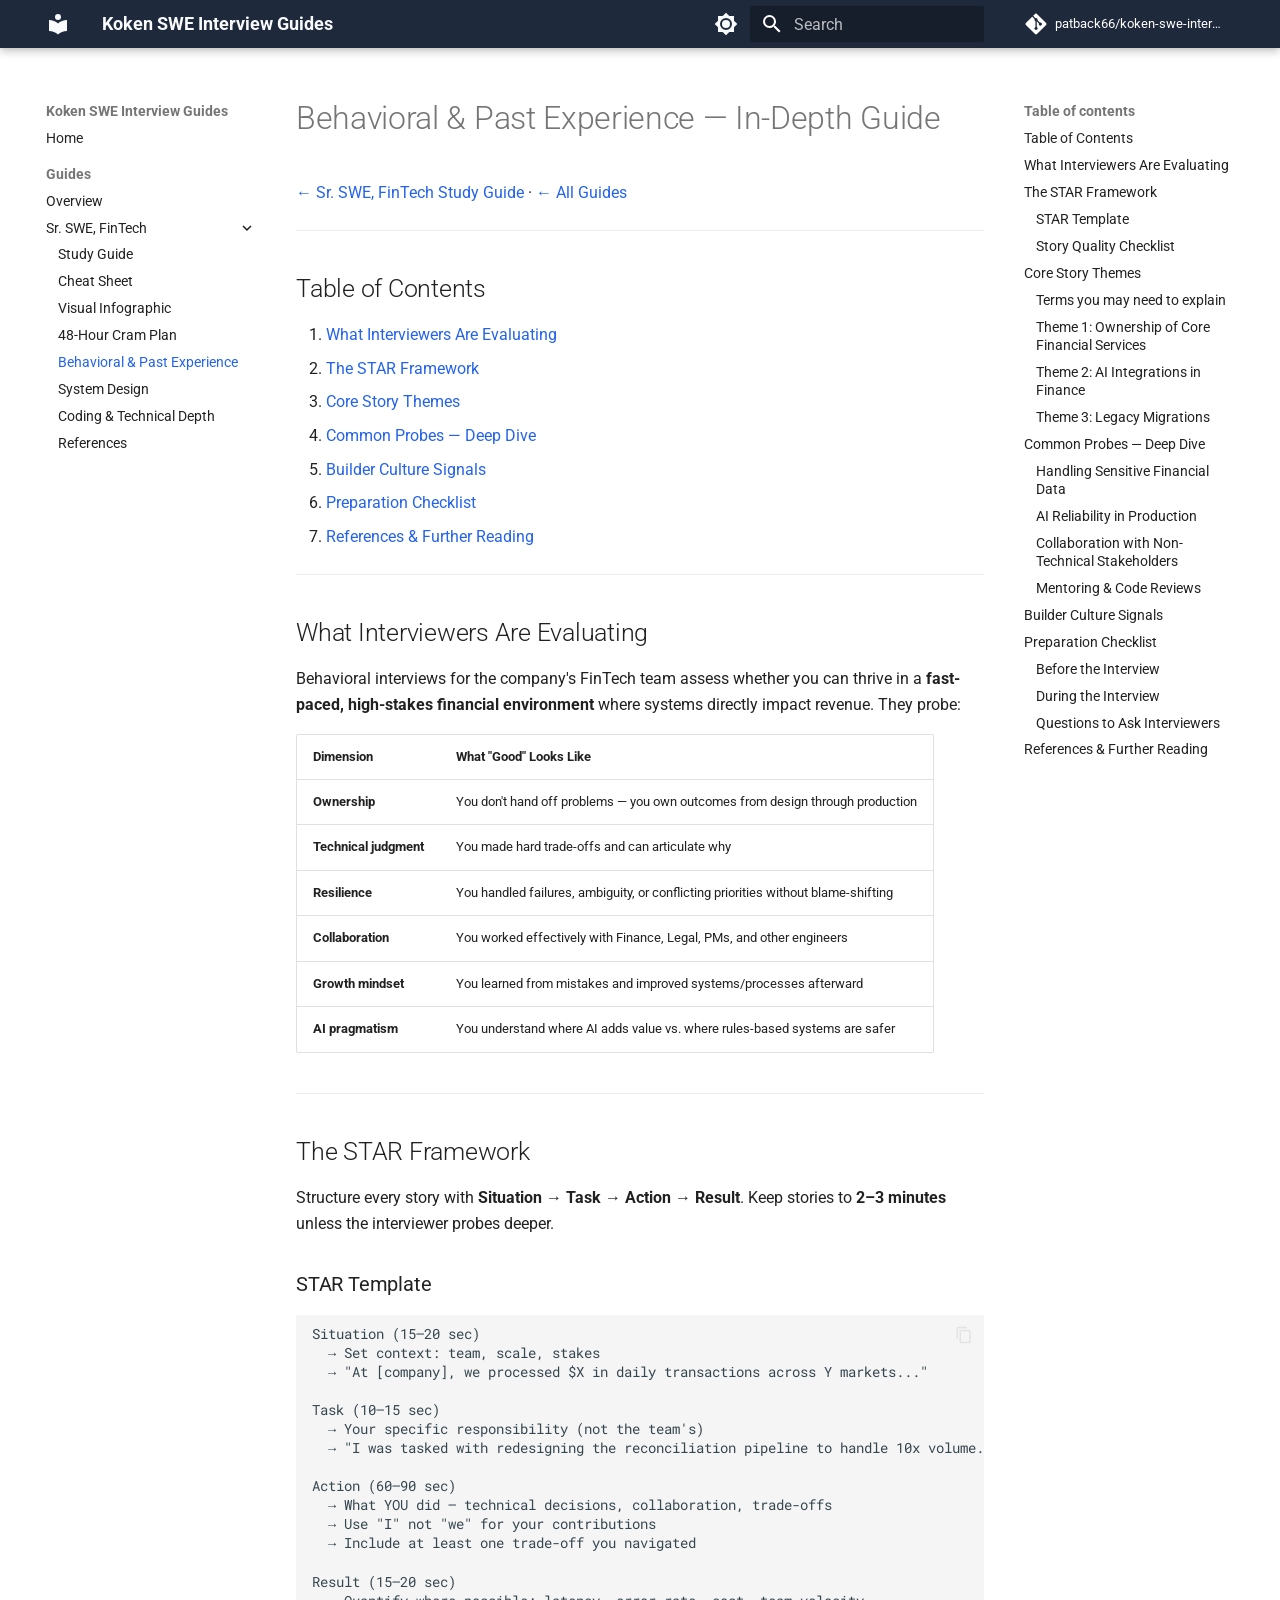
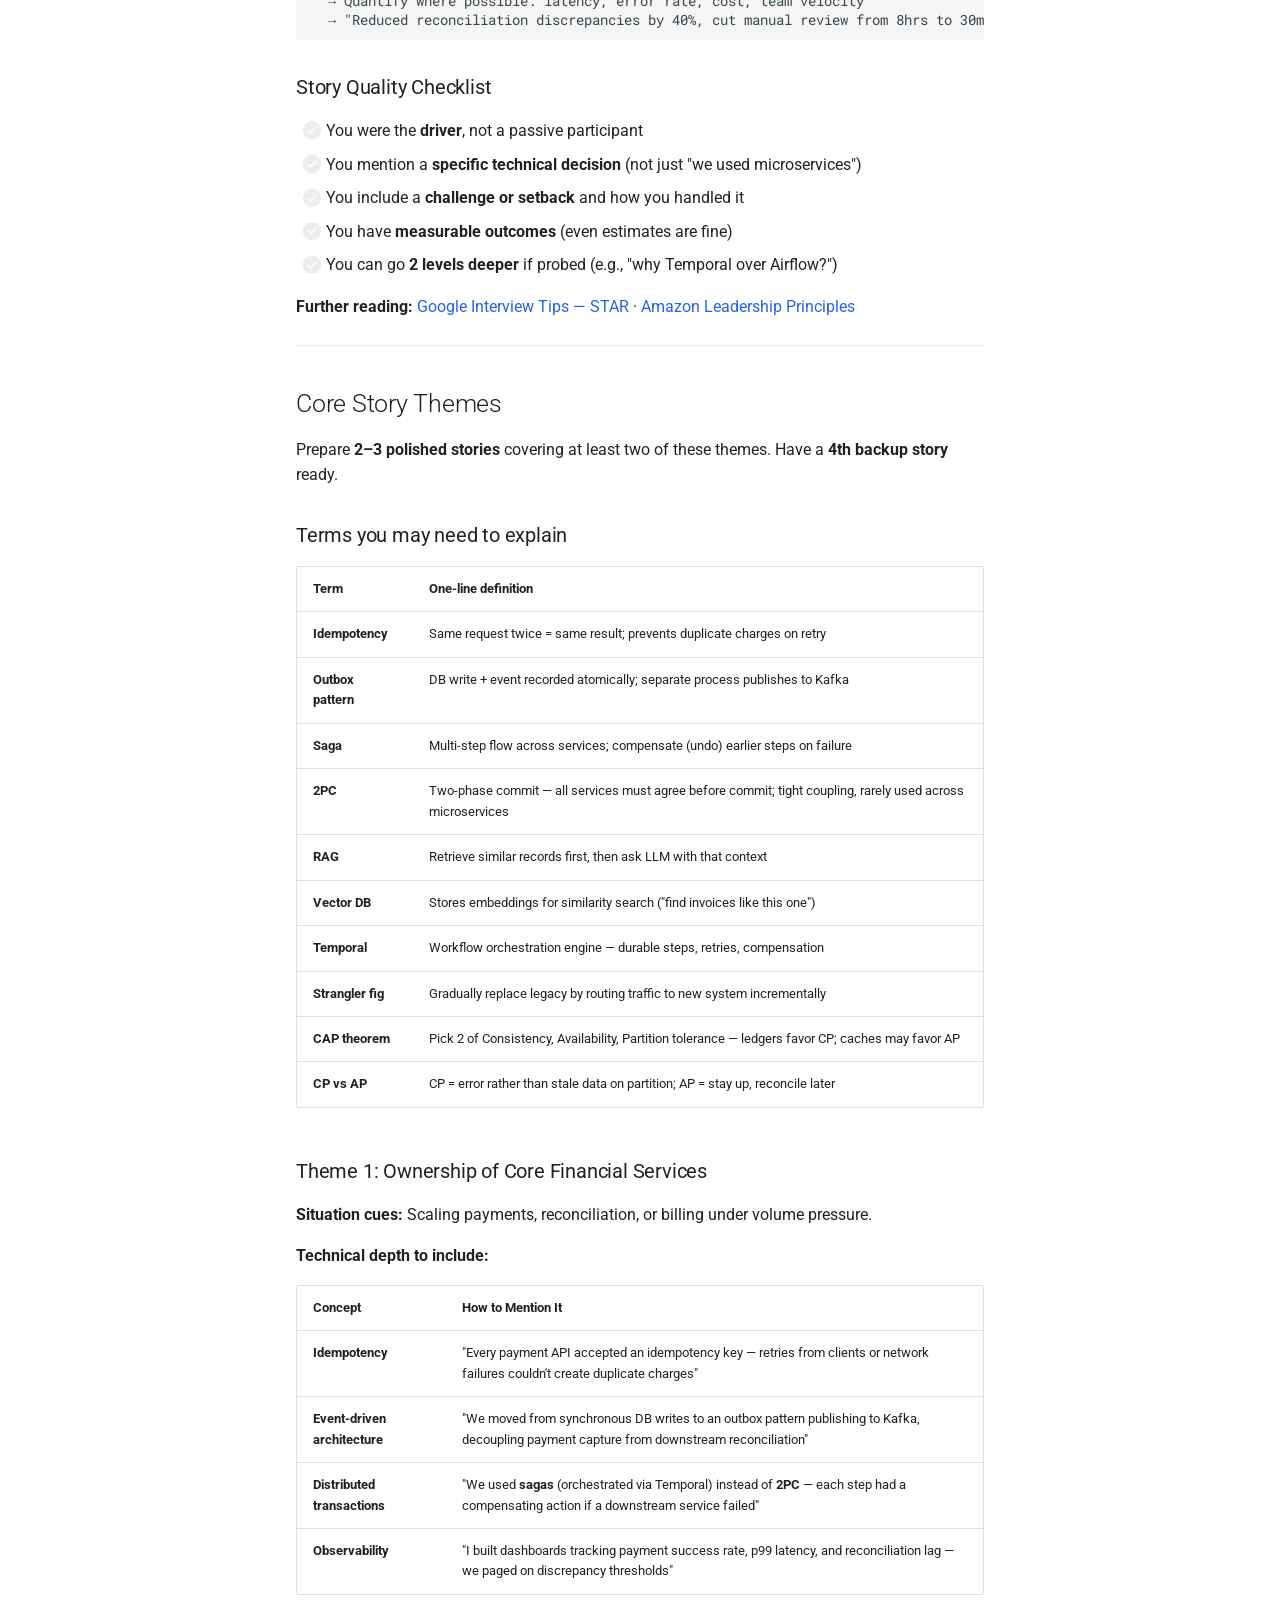
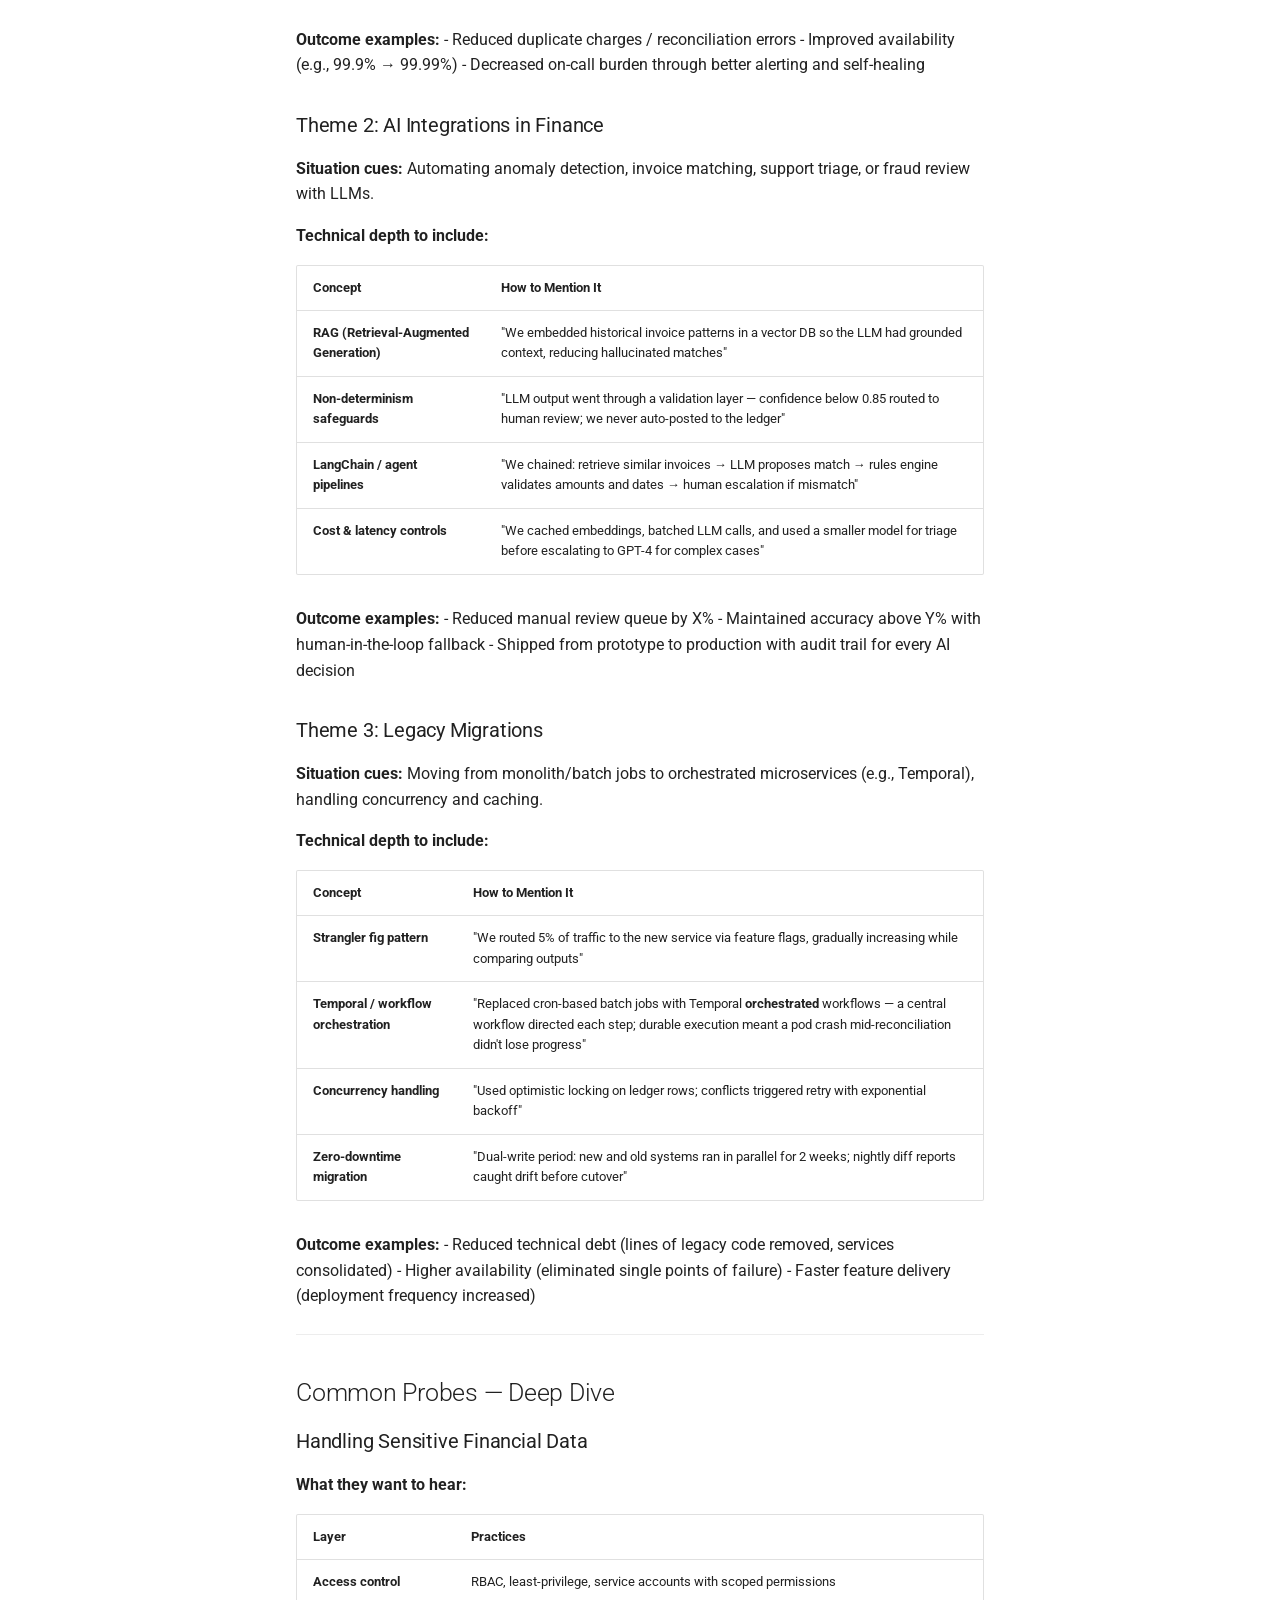
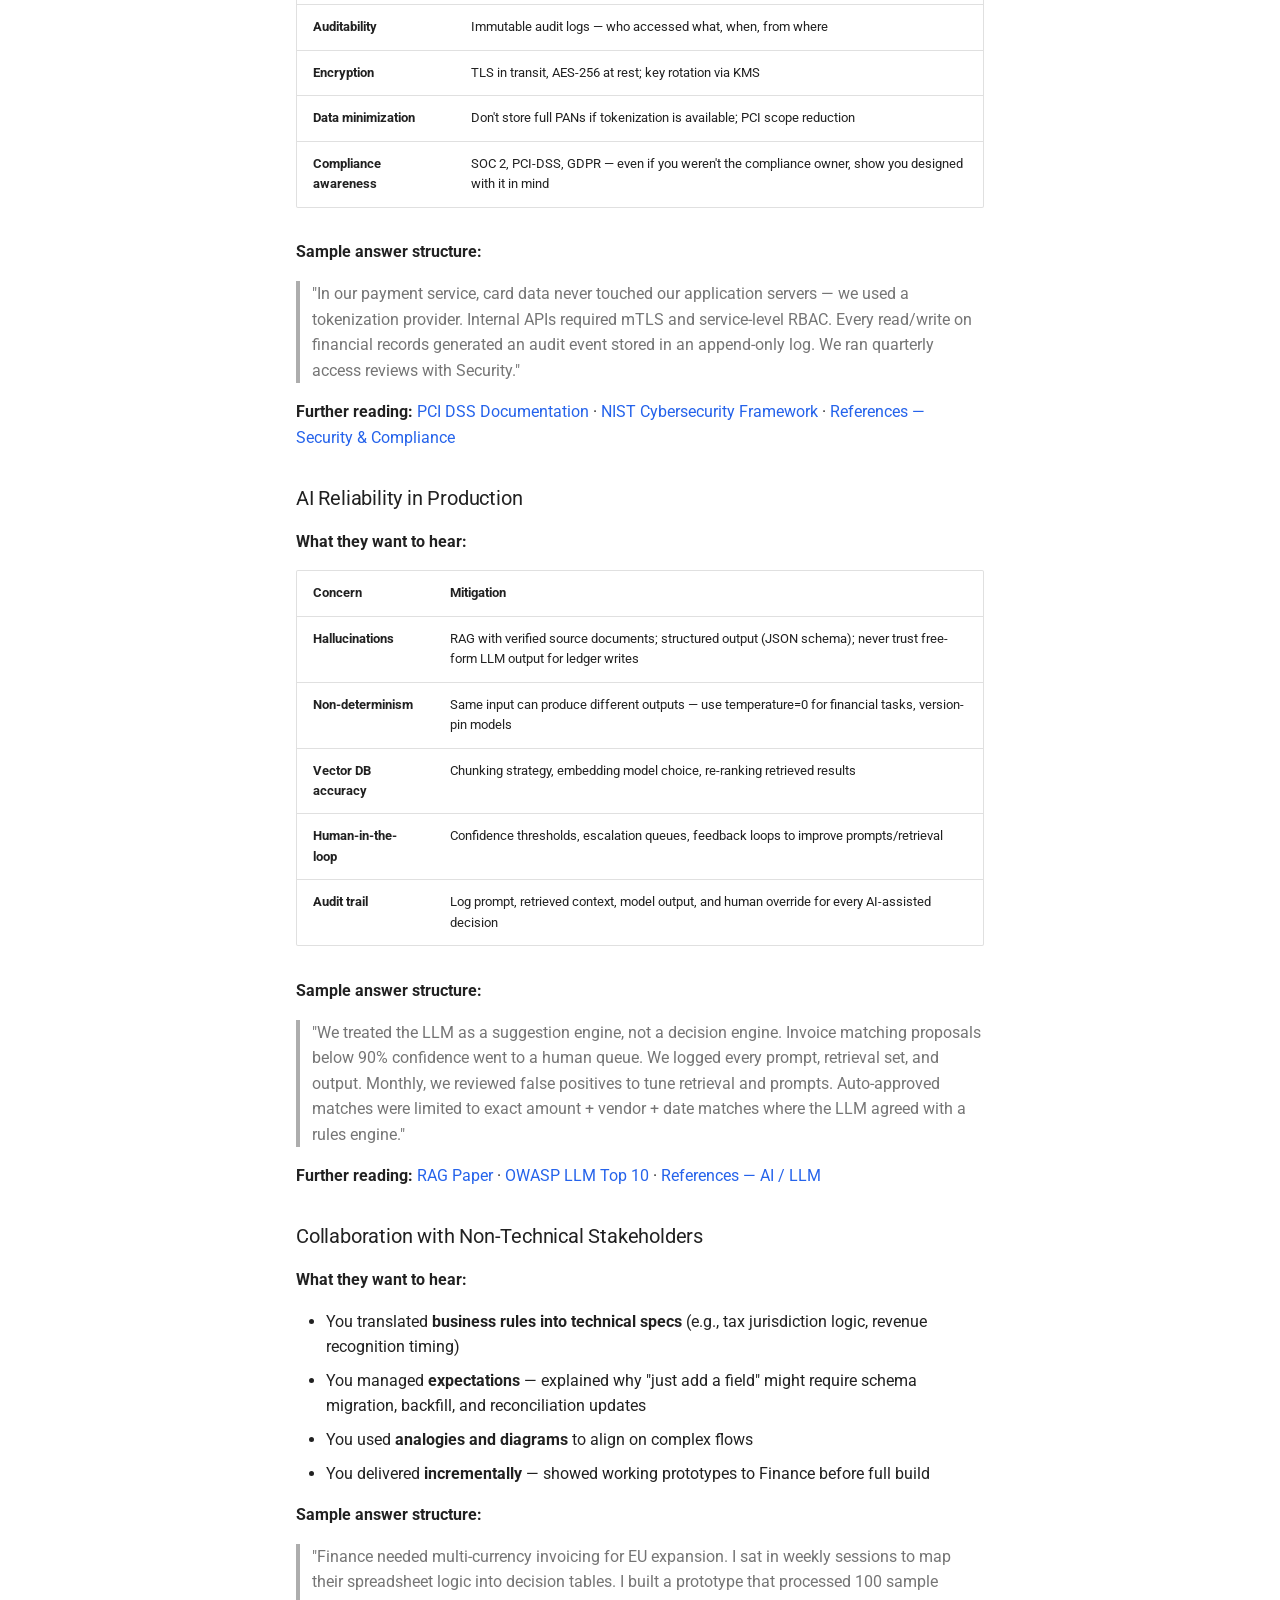
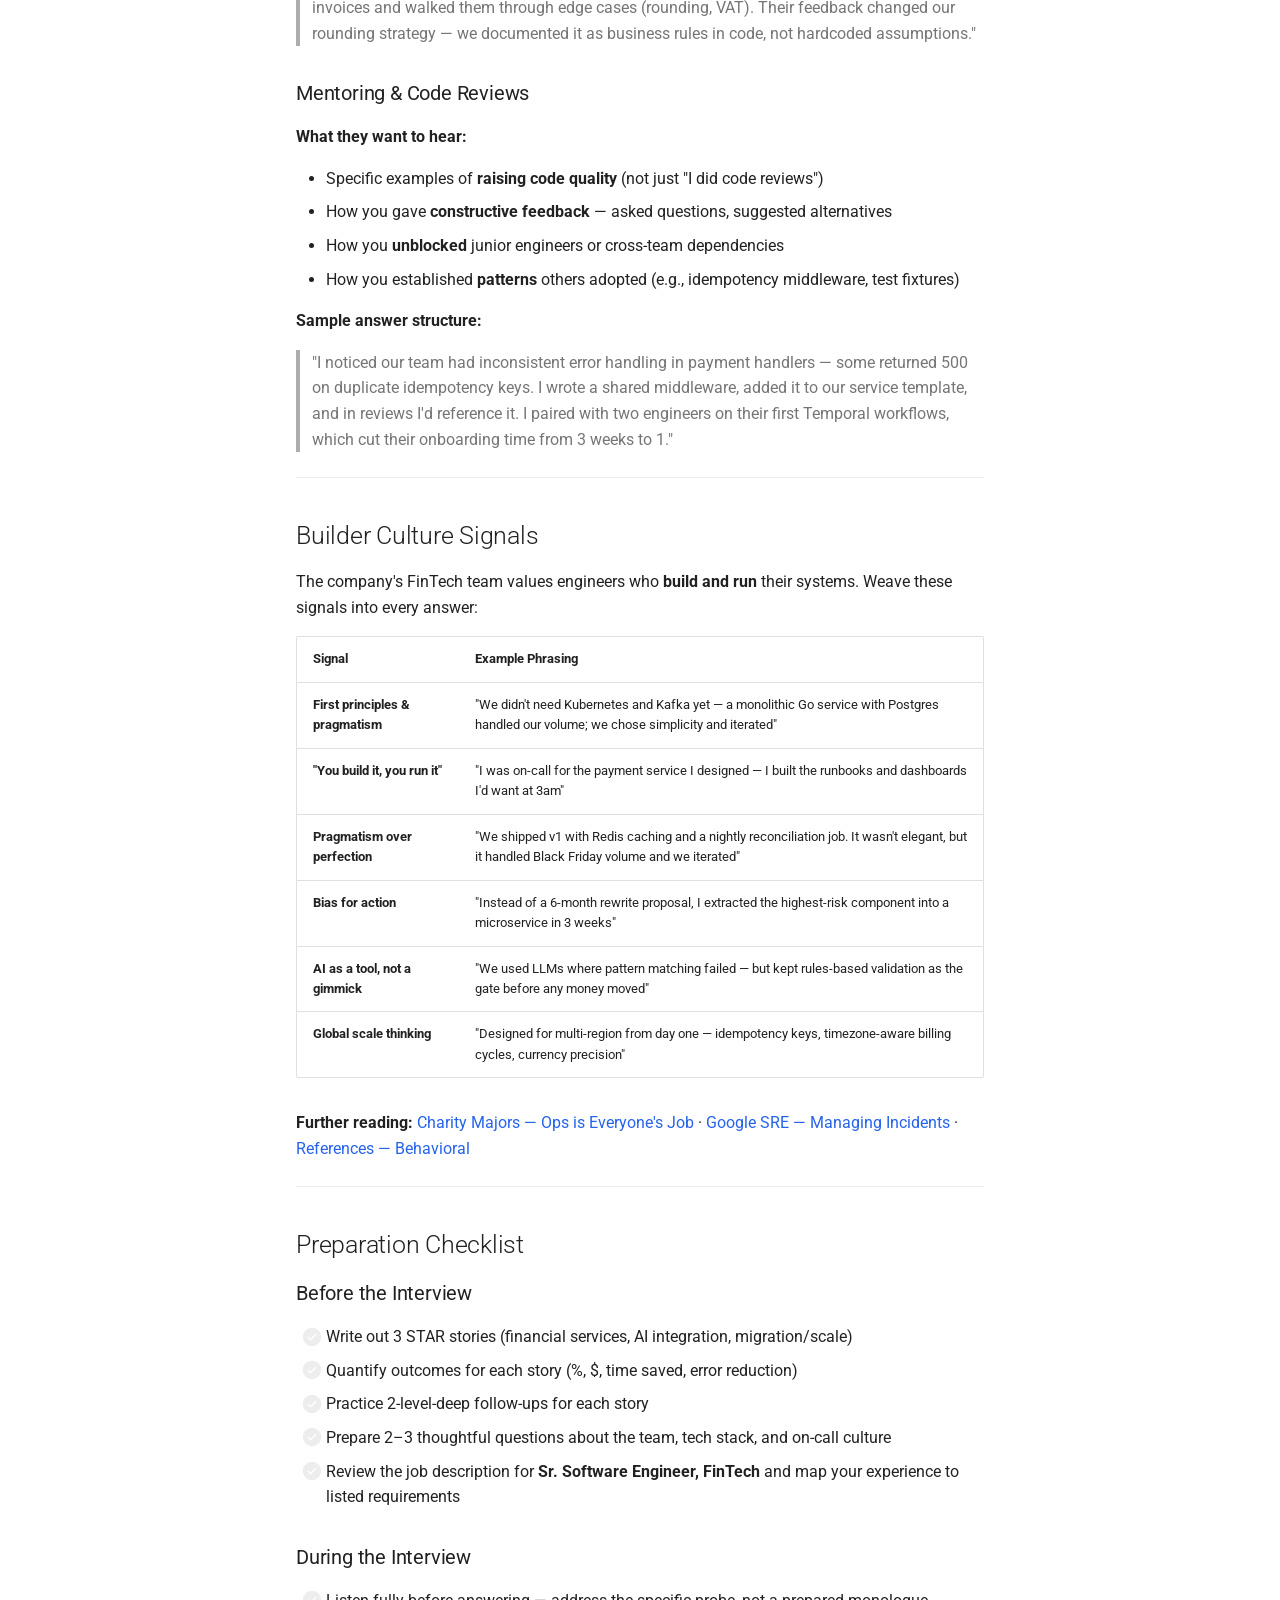
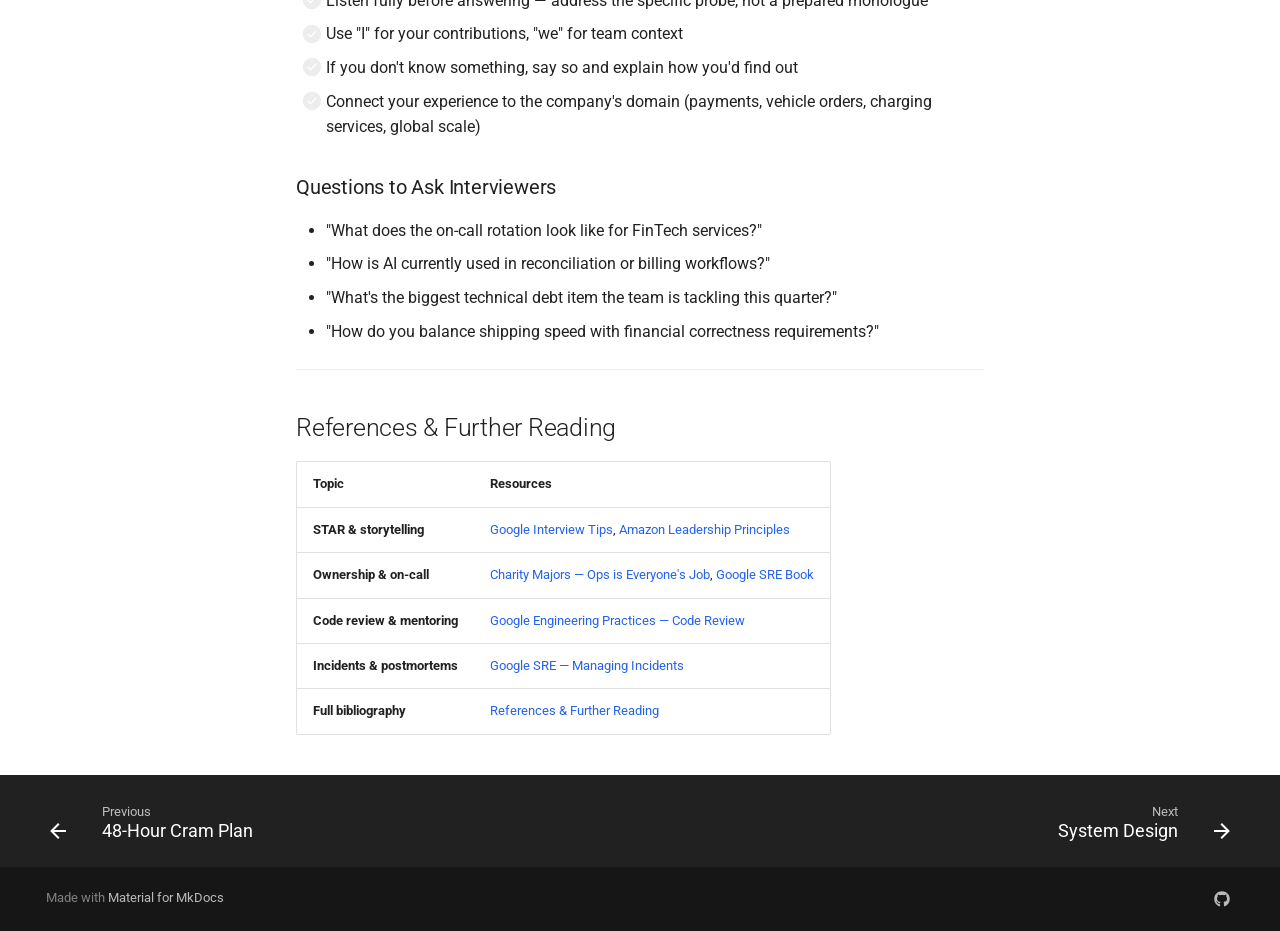
<file: guides/sr-swe-fintech/01-behavioral-past-experience/index.html>
<!doctype html>
<html lang="en" class="no-js">
  <head>
    
      <meta charset="utf-8">
      <meta name="viewport" content="width=device-width,initial-scale=1">
      
        <meta name="description" content="Software engineering interview prep guides — behavioral, system design, and coding">
      
      
      
        <link rel="canonical" href="https://patback66.github.io/koken-swe-interview-guides/guides/sr-swe-fintech/01-behavioral-past-experience/">
      
      
        <link rel="prev" href="../cram-plan/">
      
      
        <link rel="next" href="../02-system-design/">
      
      
        
      
      
      <link rel="icon" href="../../../assets/images/favicon.png">
      <meta name="generator" content="mkdocs-1.6.1, mkdocs-material-9.7.6">
    
    
      
        <title>Behavioral & Past Experience - Koken SWE Interview Guides</title>
      
    
    
      <link rel="stylesheet" href="../../../assets/stylesheets/main.484c7ddc.min.css">
      
        
        <link rel="stylesheet" href="../../../assets/stylesheets/palette.ab4e12ef.min.css">
      
      


    
    
      
    
    
      
        
        
        <link rel="preconnect" href="https://fonts.gstatic.com" crossorigin>
        <link rel="stylesheet" href="https://fonts.googleapis.com/css?family=Roboto:300,300i,400,400i,700,700i%7CRoboto+Mono:400,400i,700,700i&display=fallback">
        <style>:root{--md-text-font:"Roboto";--md-code-font:"Roboto Mono"}</style>
      
    
    
      <link rel="stylesheet" href="../../../stylesheets/extra.css">
    
    <script>__md_scope=new URL("../../..",location),__md_hash=e=>[...e].reduce(((e,_)=>(e<<5)-e+_.charCodeAt(0)),0),__md_get=(e,_=localStorage,t=__md_scope)=>JSON.parse(_.getItem(t.pathname+"."+e)),__md_set=(e,_,t=localStorage,a=__md_scope)=>{try{t.setItem(a.pathname+"."+e,JSON.stringify(_))}catch(e){}}</script>
    
      

    
    
  </head>
  
  
    
    
      
    
    
    
    
    <body dir="ltr" data-md-color-scheme="default" data-md-color-primary="blue" data-md-color-accent="blue">
  
    
    <input class="md-toggle" data-md-toggle="drawer" type="checkbox" id="__drawer" autocomplete="off">
    <input class="md-toggle" data-md-toggle="search" type="checkbox" id="__search" autocomplete="off">
    <label class="md-overlay" for="__drawer"></label>
    <div data-md-component="skip">
      
        
        <a href="#behavioral-past-experience-in-depth-guide" class="md-skip">
          Skip to content
        </a>
      
    </div>
    <div data-md-component="announce">
      
    </div>
    
    
      

  

<header class="md-header md-header--shadow" data-md-component="header">
  <nav class="md-header__inner md-grid" aria-label="Header">
    <a href="../../.." title="Koken SWE Interview Guides" class="md-header__button md-logo" aria-label="Koken SWE Interview Guides" data-md-component="logo">
      
  
  <svg xmlns="http://www.w3.org/2000/svg" viewBox="0 0 24 24"><path d="M12 8a3 3 0 0 0 3-3 3 3 0 0 0-3-3 3 3 0 0 0-3 3 3 3 0 0 0 3 3m0 3.54C9.64 9.35 6.5 8 3 8v11c3.5 0 6.64 1.35 9 3.54 2.36-2.19 5.5-3.54 9-3.54V8c-3.5 0-6.64 1.35-9 3.54"/></svg>

    </a>
    <label class="md-header__button md-icon" for="__drawer">
      
      <svg xmlns="http://www.w3.org/2000/svg" viewBox="0 0 24 24"><path d="M3 6h18v2H3zm0 5h18v2H3zm0 5h18v2H3z"/></svg>
    </label>
    <div class="md-header__title" data-md-component="header-title">
      <div class="md-header__ellipsis">
        <div class="md-header__topic">
          <span class="md-ellipsis">
            Koken SWE Interview Guides
          </span>
        </div>
        <div class="md-header__topic" data-md-component="header-topic">
          <span class="md-ellipsis">
            
              Behavioral & Past Experience
            
          </span>
        </div>
      </div>
    </div>
    
      
        <form class="md-header__option" data-md-component="palette">
  
    
    
    
    <input class="md-option" data-md-color-media="(prefers-color-scheme: light)" data-md-color-scheme="default" data-md-color-primary="blue" data-md-color-accent="blue"  aria-label="Switch to dark mode"  type="radio" name="__palette" id="__palette_0">
    
      <label class="md-header__button md-icon" title="Switch to dark mode" for="__palette_1" hidden>
        <svg xmlns="http://www.w3.org/2000/svg" viewBox="0 0 24 24"><path d="M12 8a4 4 0 0 0-4 4 4 4 0 0 0 4 4 4 4 0 0 0 4-4 4 4 0 0 0-4-4m0 10a6 6 0 0 1-6-6 6 6 0 0 1 6-6 6 6 0 0 1 6 6 6 6 0 0 1-6 6m8-9.31V4h-4.69L12 .69 8.69 4H4v4.69L.69 12 4 15.31V20h4.69L12 23.31 15.31 20H20v-4.69L23.31 12z"/></svg>
      </label>
    
  
    
    
    
    <input class="md-option" data-md-color-media="(prefers-color-scheme: dark)" data-md-color-scheme="slate" data-md-color-primary="blue" data-md-color-accent="blue"  aria-label="Switch to light mode"  type="radio" name="__palette" id="__palette_1">
    
      <label class="md-header__button md-icon" title="Switch to light mode" for="__palette_0" hidden>
        <svg xmlns="http://www.w3.org/2000/svg" viewBox="0 0 24 24"><path d="M12 18c-.89 0-1.74-.2-2.5-.55C11.56 16.5 13 14.42 13 12s-1.44-4.5-3.5-5.45C10.26 6.2 11.11 6 12 6a6 6 0 0 1 6 6 6 6 0 0 1-6 6m8-9.31V4h-4.69L12 .69 8.69 4H4v4.69L.69 12 4 15.31V20h4.69L12 23.31 15.31 20H20v-4.69L23.31 12z"/></svg>
      </label>
    
  
</form>
      
    
    
      <script>var palette=__md_get("__palette");if(palette&&palette.color){if("(prefers-color-scheme)"===palette.color.media){var media=matchMedia("(prefers-color-scheme: light)"),input=document.querySelector(media.matches?"[data-md-color-media='(prefers-color-scheme: light)']":"[data-md-color-media='(prefers-color-scheme: dark)']");palette.color.media=input.getAttribute("data-md-color-media"),palette.color.scheme=input.getAttribute("data-md-color-scheme"),palette.color.primary=input.getAttribute("data-md-color-primary"),palette.color.accent=input.getAttribute("data-md-color-accent")}for(var[key,value]of Object.entries(palette.color))document.body.setAttribute("data-md-color-"+key,value)}</script>
    
    
    
      
      
        <label class="md-header__button md-icon" for="__search">
          
          <svg xmlns="http://www.w3.org/2000/svg" viewBox="0 0 24 24"><path d="M9.5 3A6.5 6.5 0 0 1 16 9.5c0 1.61-.59 3.09-1.56 4.23l.27.27h.79l5 5-1.5 1.5-5-5v-.79l-.27-.27A6.52 6.52 0 0 1 9.5 16 6.5 6.5 0 0 1 3 9.5 6.5 6.5 0 0 1 9.5 3m0 2C7 5 5 7 5 9.5S7 14 9.5 14 14 12 14 9.5 12 5 9.5 5"/></svg>
        </label>
        <div class="md-search" data-md-component="search" role="dialog">
  <label class="md-search__overlay" for="__search"></label>
  <div class="md-search__inner" role="search">
    <form class="md-search__form" name="search">
      <input type="text" class="md-search__input" name="query" aria-label="Search" placeholder="Search" autocapitalize="off" autocorrect="off" autocomplete="off" spellcheck="false" data-md-component="search-query" required>
      <label class="md-search__icon md-icon" for="__search">
        
        <svg xmlns="http://www.w3.org/2000/svg" viewBox="0 0 24 24"><path d="M9.5 3A6.5 6.5 0 0 1 16 9.5c0 1.61-.59 3.09-1.56 4.23l.27.27h.79l5 5-1.5 1.5-5-5v-.79l-.27-.27A6.52 6.52 0 0 1 9.5 16 6.5 6.5 0 0 1 3 9.5 6.5 6.5 0 0 1 9.5 3m0 2C7 5 5 7 5 9.5S7 14 9.5 14 14 12 14 9.5 12 5 9.5 5"/></svg>
        
        <svg xmlns="http://www.w3.org/2000/svg" viewBox="0 0 24 24"><path d="M20 11v2H8l5.5 5.5-1.42 1.42L4.16 12l7.92-7.92L13.5 5.5 8 11z"/></svg>
      </label>
      <nav class="md-search__options" aria-label="Search">
        
        <button type="reset" class="md-search__icon md-icon" title="Clear" aria-label="Clear" tabindex="-1">
          
          <svg xmlns="http://www.w3.org/2000/svg" viewBox="0 0 24 24"><path d="M19 6.41 17.59 5 12 10.59 6.41 5 5 6.41 10.59 12 5 17.59 6.41 19 12 13.41 17.59 19 19 17.59 13.41 12z"/></svg>
        </button>
      </nav>
      
        <div class="md-search__suggest" data-md-component="search-suggest"></div>
      
    </form>
    <div class="md-search__output">
      <div class="md-search__scrollwrap" tabindex="0" data-md-scrollfix>
        <div class="md-search-result" data-md-component="search-result">
          <div class="md-search-result__meta">
            Initializing search
          </div>
          <ol class="md-search-result__list" role="presentation"></ol>
        </div>
      </div>
    </div>
  </div>
</div>
      
    
    
      <div class="md-header__source">
        <a href="https://github.com/patback66/koken-swe-interview-guides" title="Go to repository" class="md-source" data-md-component="source">
  <div class="md-source__icon md-icon">
    
    <svg xmlns="http://www.w3.org/2000/svg" viewBox="0 0 448 512"><!--! Font Awesome Free 7.1.0 by @fontawesome - https://fontawesome.com License - https://fontawesome.com/license/free (Icons: CC BY 4.0, Fonts: SIL OFL 1.1, Code: MIT License) Copyright 2025 Fonticons, Inc.--><path d="M439.6 236.1 244 40.5c-5.4-5.5-12.8-8.5-20.4-8.5s-15 3-20.4 8.4L162.5 81l51.5 51.5c27.1-9.1 52.7 16.8 43.4 43.7l49.7 49.7c34.2-11.8 61.2 31 35.5 56.7-26.5 26.5-70.2-2.9-56-37.3L240.3 199v121.9c25.3 12.5 22.3 41.8 9.1 55-6.4 6.4-15.2 10.1-24.3 10.1s-17.8-3.6-24.3-10.1c-17.6-17.6-11.1-46.9 11.2-56v-123c-20.8-8.5-24.6-30.7-18.6-45L142.6 101 8.5 235.1C3 240.6 0 247.9 0 255.5s3 15 8.5 20.4l195.6 195.7c5.4 5.4 12.7 8.4 20.4 8.4s15-3 20.4-8.4l194.7-194.7c5.4-5.4 8.4-12.8 8.4-20.4s-3-15-8.4-20.4"/></svg>
  </div>
  <div class="md-source__repository">
    patback66/koken-swe-interview-guides
  </div>
</a>
      </div>
    
  </nav>
  
</header>
    
    <div class="md-container" data-md-component="container">
      
      
        
          
        
      
      <main class="md-main" data-md-component="main">
        <div class="md-main__inner md-grid">
          
            
              
              <div class="md-sidebar md-sidebar--primary" data-md-component="sidebar" data-md-type="navigation" >
                <div class="md-sidebar__scrollwrap">
                  <div class="md-sidebar__inner">
                    



<nav class="md-nav md-nav--primary" aria-label="Navigation" data-md-level="0">
  <label class="md-nav__title" for="__drawer">
    <a href="../../.." title="Koken SWE Interview Guides" class="md-nav__button md-logo" aria-label="Koken SWE Interview Guides" data-md-component="logo">
      
  
  <svg xmlns="http://www.w3.org/2000/svg" viewBox="0 0 24 24"><path d="M12 8a3 3 0 0 0 3-3 3 3 0 0 0-3-3 3 3 0 0 0-3 3 3 3 0 0 0 3 3m0 3.54C9.64 9.35 6.5 8 3 8v11c3.5 0 6.64 1.35 9 3.54 2.36-2.19 5.5-3.54 9-3.54V8c-3.5 0-6.64 1.35-9 3.54"/></svg>

    </a>
    Koken SWE Interview Guides
  </label>
  
    <div class="md-nav__source">
      <a href="https://github.com/patback66/koken-swe-interview-guides" title="Go to repository" class="md-source" data-md-component="source">
  <div class="md-source__icon md-icon">
    
    <svg xmlns="http://www.w3.org/2000/svg" viewBox="0 0 448 512"><!--! Font Awesome Free 7.1.0 by @fontawesome - https://fontawesome.com License - https://fontawesome.com/license/free (Icons: CC BY 4.0, Fonts: SIL OFL 1.1, Code: MIT License) Copyright 2025 Fonticons, Inc.--><path d="M439.6 236.1 244 40.5c-5.4-5.5-12.8-8.5-20.4-8.5s-15 3-20.4 8.4L162.5 81l51.5 51.5c27.1-9.1 52.7 16.8 43.4 43.7l49.7 49.7c34.2-11.8 61.2 31 35.5 56.7-26.5 26.5-70.2-2.9-56-37.3L240.3 199v121.9c25.3 12.5 22.3 41.8 9.1 55-6.4 6.4-15.2 10.1-24.3 10.1s-17.8-3.6-24.3-10.1c-17.6-17.6-11.1-46.9 11.2-56v-123c-20.8-8.5-24.6-30.7-18.6-45L142.6 101 8.5 235.1C3 240.6 0 247.9 0 255.5s3 15 8.5 20.4l195.6 195.7c5.4 5.4 12.7 8.4 20.4 8.4s15-3 20.4-8.4l194.7-194.7c5.4-5.4 8.4-12.8 8.4-20.4s-3-15-8.4-20.4"/></svg>
  </div>
  <div class="md-source__repository">
    patback66/koken-swe-interview-guides
  </div>
</a>
    </div>
  
  <ul class="md-nav__list" data-md-scrollfix>
    
      
      
  
  
  
  
    <li class="md-nav__item">
      <a href="../../.." class="md-nav__link">
        
  
  
  <span class="md-ellipsis">
    
  
    Home
  

    
  </span>
  
  

      </a>
    </li>
  

    
      
      
  
  
    
  
  
  
    
    
    
    
      
        
        
      
    
    
    <li class="md-nav__item md-nav__item--active md-nav__item--section md-nav__item--nested">
      
        
        
        <input class="md-nav__toggle md-toggle " type="checkbox" id="__nav_2" checked>
        
          
          <label class="md-nav__link" for="__nav_2" id="__nav_2_label" tabindex="">
            
  
  
  <span class="md-ellipsis">
    
  
    Guides
  

    
  </span>
  
  

            <span class="md-nav__icon md-icon"></span>
          </label>
        
        <nav class="md-nav" data-md-level="1" aria-labelledby="__nav_2_label" aria-expanded="true">
          <label class="md-nav__title" for="__nav_2">
            <span class="md-nav__icon md-icon"></span>
            
  
    Guides
  

          </label>
          <ul class="md-nav__list" data-md-scrollfix>
            
              
                
  
  
  
  
    <li class="md-nav__item">
      <a href="../../" class="md-nav__link">
        
  
  
  <span class="md-ellipsis">
    
  
    Overview
  

    
  </span>
  
  

      </a>
    </li>
  

              
            
              
                
  
  
    
  
  
  
    
    
    
    
      
    
    
    <li class="md-nav__item md-nav__item--active md-nav__item--nested">
      
        
        
        <input class="md-nav__toggle md-toggle " type="checkbox" id="__nav_2_2" checked>
        
          
          <label class="md-nav__link" for="__nav_2_2" id="__nav_2_2_label" tabindex="0">
            
  
  
  <span class="md-ellipsis">
    
  
    Sr. SWE, FinTech
  

    
  </span>
  
  

            <span class="md-nav__icon md-icon"></span>
          </label>
        
        <nav class="md-nav" data-md-level="2" aria-labelledby="__nav_2_2_label" aria-expanded="true">
          <label class="md-nav__title" for="__nav_2_2">
            <span class="md-nav__icon md-icon"></span>
            
  
    Sr. SWE, FinTech
  

          </label>
          <ul class="md-nav__list" data-md-scrollfix>
            
              
                
  
  
  
  
    <li class="md-nav__item">
      <a href="../" class="md-nav__link">
        
  
  
  <span class="md-ellipsis">
    
  
    Study Guide
  

    
  </span>
  
  

      </a>
    </li>
  

              
            
              
                
  
  
  
  
    <li class="md-nav__item">
      <a href="../cheat-sheet/" class="md-nav__link">
        
  
  
  <span class="md-ellipsis">
    
  
    Cheat Sheet
  

    
  </span>
  
  

      </a>
    </li>
  

              
            
              
                
  
  
  
  
    <li class="md-nav__item">
      <a href="../infographic/" class="md-nav__link">
        
  
  
  <span class="md-ellipsis">
    
  
    Visual Infographic
  

    
  </span>
  
  

      </a>
    </li>
  

              
            
              
                
  
  
  
  
    <li class="md-nav__item">
      <a href="../cram-plan/" class="md-nav__link">
        
  
  
  <span class="md-ellipsis">
    
  
    48-Hour Cram Plan
  

    
  </span>
  
  

      </a>
    </li>
  

              
            
              
                
  
  
    
  
  
  
    <li class="md-nav__item md-nav__item--active">
      
      <input class="md-nav__toggle md-toggle" type="checkbox" id="__toc">
      
      
        
      
      
        <label class="md-nav__link md-nav__link--active" for="__toc">
          
  
  
  <span class="md-ellipsis">
    
  
    Behavioral & Past Experience
  

    
  </span>
  
  

          <span class="md-nav__icon md-icon"></span>
        </label>
      
      <a href="./" class="md-nav__link md-nav__link--active">
        
  
  
  <span class="md-ellipsis">
    
  
    Behavioral & Past Experience
  

    
  </span>
  
  

      </a>
      
        

<nav class="md-nav md-nav--secondary" aria-label="Table of contents">
  
  
  
    
  
  
    <label class="md-nav__title" for="__toc">
      <span class="md-nav__icon md-icon"></span>
      Table of contents
    </label>
    <ul class="md-nav__list" data-md-component="toc" data-md-scrollfix>
      
        <li class="md-nav__item">
  <a href="#table-of-contents" class="md-nav__link">
    <span class="md-ellipsis">
      
        Table of Contents
      
    </span>
  </a>
  
</li>
      
        <li class="md-nav__item">
  <a href="#what-interviewers-are-evaluating" class="md-nav__link">
    <span class="md-ellipsis">
      
        What Interviewers Are Evaluating
      
    </span>
  </a>
  
</li>
      
        <li class="md-nav__item">
  <a href="#the-star-framework" class="md-nav__link">
    <span class="md-ellipsis">
      
        The STAR Framework
      
    </span>
  </a>
  
    <nav class="md-nav" aria-label="The STAR Framework">
      <ul class="md-nav__list">
        
          <li class="md-nav__item">
  <a href="#star-template" class="md-nav__link">
    <span class="md-ellipsis">
      
        STAR Template
      
    </span>
  </a>
  
</li>
        
          <li class="md-nav__item">
  <a href="#story-quality-checklist" class="md-nav__link">
    <span class="md-ellipsis">
      
        Story Quality Checklist
      
    </span>
  </a>
  
</li>
        
      </ul>
    </nav>
  
</li>
      
        <li class="md-nav__item">
  <a href="#core-story-themes" class="md-nav__link">
    <span class="md-ellipsis">
      
        Core Story Themes
      
    </span>
  </a>
  
    <nav class="md-nav" aria-label="Core Story Themes">
      <ul class="md-nav__list">
        
          <li class="md-nav__item">
  <a href="#terms-you-may-need-to-explain" class="md-nav__link">
    <span class="md-ellipsis">
      
        Terms you may need to explain
      
    </span>
  </a>
  
</li>
        
          <li class="md-nav__item">
  <a href="#theme-1-ownership-of-core-financial-services" class="md-nav__link">
    <span class="md-ellipsis">
      
        Theme 1: Ownership of Core Financial Services
      
    </span>
  </a>
  
</li>
        
          <li class="md-nav__item">
  <a href="#theme-2-ai-integrations-in-finance" class="md-nav__link">
    <span class="md-ellipsis">
      
        Theme 2: AI Integrations in Finance
      
    </span>
  </a>
  
</li>
        
          <li class="md-nav__item">
  <a href="#theme-3-legacy-migrations" class="md-nav__link">
    <span class="md-ellipsis">
      
        Theme 3: Legacy Migrations
      
    </span>
  </a>
  
</li>
        
      </ul>
    </nav>
  
</li>
      
        <li class="md-nav__item">
  <a href="#common-probes-deep-dive" class="md-nav__link">
    <span class="md-ellipsis">
      
        Common Probes — Deep Dive
      
    </span>
  </a>
  
    <nav class="md-nav" aria-label="Common Probes — Deep Dive">
      <ul class="md-nav__list">
        
          <li class="md-nav__item">
  <a href="#handling-sensitive-financial-data" class="md-nav__link">
    <span class="md-ellipsis">
      
        Handling Sensitive Financial Data
      
    </span>
  </a>
  
</li>
        
          <li class="md-nav__item">
  <a href="#ai-reliability-in-production" class="md-nav__link">
    <span class="md-ellipsis">
      
        AI Reliability in Production
      
    </span>
  </a>
  
</li>
        
          <li class="md-nav__item">
  <a href="#collaboration-with-non-technical-stakeholders" class="md-nav__link">
    <span class="md-ellipsis">
      
        Collaboration with Non-Technical Stakeholders
      
    </span>
  </a>
  
</li>
        
          <li class="md-nav__item">
  <a href="#mentoring-code-reviews" class="md-nav__link">
    <span class="md-ellipsis">
      
        Mentoring &amp; Code Reviews
      
    </span>
  </a>
  
</li>
        
      </ul>
    </nav>
  
</li>
      
        <li class="md-nav__item">
  <a href="#builder-culture-signals" class="md-nav__link">
    <span class="md-ellipsis">
      
        Builder Culture Signals
      
    </span>
  </a>
  
</li>
      
        <li class="md-nav__item">
  <a href="#preparation-checklist" class="md-nav__link">
    <span class="md-ellipsis">
      
        Preparation Checklist
      
    </span>
  </a>
  
    <nav class="md-nav" aria-label="Preparation Checklist">
      <ul class="md-nav__list">
        
          <li class="md-nav__item">
  <a href="#before-the-interview" class="md-nav__link">
    <span class="md-ellipsis">
      
        Before the Interview
      
    </span>
  </a>
  
</li>
        
          <li class="md-nav__item">
  <a href="#during-the-interview" class="md-nav__link">
    <span class="md-ellipsis">
      
        During the Interview
      
    </span>
  </a>
  
</li>
        
          <li class="md-nav__item">
  <a href="#questions-to-ask-interviewers" class="md-nav__link">
    <span class="md-ellipsis">
      
        Questions to Ask Interviewers
      
    </span>
  </a>
  
</li>
        
      </ul>
    </nav>
  
</li>
      
        <li class="md-nav__item">
  <a href="#references-further-reading" class="md-nav__link">
    <span class="md-ellipsis">
      
        References &amp; Further Reading
      
    </span>
  </a>
  
</li>
      
    </ul>
  
</nav>
      
    </li>
  

              
            
              
                
  
  
  
  
    <li class="md-nav__item">
      <a href="../02-system-design/" class="md-nav__link">
        
  
  
  <span class="md-ellipsis">
    
  
    System Design
  

    
  </span>
  
  

      </a>
    </li>
  

              
            
              
                
  
  
  
  
    <li class="md-nav__item">
      <a href="../03-coding-technical-depth/" class="md-nav__link">
        
  
  
  <span class="md-ellipsis">
    
  
    Coding & Technical Depth
  

    
  </span>
  
  

      </a>
    </li>
  

              
            
              
                
  
  
  
  
    <li class="md-nav__item">
      <a href="../references/" class="md-nav__link">
        
  
  
  <span class="md-ellipsis">
    
  
    References
  

    
  </span>
  
  

      </a>
    </li>
  

              
            
          </ul>
        </nav>
      
    </li>
  

              
            
          </ul>
        </nav>
      
    </li>
  

    
  </ul>
</nav>
                  </div>
                </div>
              </div>
            
            
              
              <div class="md-sidebar md-sidebar--secondary" data-md-component="sidebar" data-md-type="toc" >
                <div class="md-sidebar__scrollwrap">
                  <div class="md-sidebar__inner">
                    

<nav class="md-nav md-nav--secondary" aria-label="Table of contents">
  
  
  
    
  
  
    <label class="md-nav__title" for="__toc">
      <span class="md-nav__icon md-icon"></span>
      Table of contents
    </label>
    <ul class="md-nav__list" data-md-component="toc" data-md-scrollfix>
      
        <li class="md-nav__item">
  <a href="#table-of-contents" class="md-nav__link">
    <span class="md-ellipsis">
      
        Table of Contents
      
    </span>
  </a>
  
</li>
      
        <li class="md-nav__item">
  <a href="#what-interviewers-are-evaluating" class="md-nav__link">
    <span class="md-ellipsis">
      
        What Interviewers Are Evaluating
      
    </span>
  </a>
  
</li>
      
        <li class="md-nav__item">
  <a href="#the-star-framework" class="md-nav__link">
    <span class="md-ellipsis">
      
        The STAR Framework
      
    </span>
  </a>
  
    <nav class="md-nav" aria-label="The STAR Framework">
      <ul class="md-nav__list">
        
          <li class="md-nav__item">
  <a href="#star-template" class="md-nav__link">
    <span class="md-ellipsis">
      
        STAR Template
      
    </span>
  </a>
  
</li>
        
          <li class="md-nav__item">
  <a href="#story-quality-checklist" class="md-nav__link">
    <span class="md-ellipsis">
      
        Story Quality Checklist
      
    </span>
  </a>
  
</li>
        
      </ul>
    </nav>
  
</li>
      
        <li class="md-nav__item">
  <a href="#core-story-themes" class="md-nav__link">
    <span class="md-ellipsis">
      
        Core Story Themes
      
    </span>
  </a>
  
    <nav class="md-nav" aria-label="Core Story Themes">
      <ul class="md-nav__list">
        
          <li class="md-nav__item">
  <a href="#terms-you-may-need-to-explain" class="md-nav__link">
    <span class="md-ellipsis">
      
        Terms you may need to explain
      
    </span>
  </a>
  
</li>
        
          <li class="md-nav__item">
  <a href="#theme-1-ownership-of-core-financial-services" class="md-nav__link">
    <span class="md-ellipsis">
      
        Theme 1: Ownership of Core Financial Services
      
    </span>
  </a>
  
</li>
        
          <li class="md-nav__item">
  <a href="#theme-2-ai-integrations-in-finance" class="md-nav__link">
    <span class="md-ellipsis">
      
        Theme 2: AI Integrations in Finance
      
    </span>
  </a>
  
</li>
        
          <li class="md-nav__item">
  <a href="#theme-3-legacy-migrations" class="md-nav__link">
    <span class="md-ellipsis">
      
        Theme 3: Legacy Migrations
      
    </span>
  </a>
  
</li>
        
      </ul>
    </nav>
  
</li>
      
        <li class="md-nav__item">
  <a href="#common-probes-deep-dive" class="md-nav__link">
    <span class="md-ellipsis">
      
        Common Probes — Deep Dive
      
    </span>
  </a>
  
    <nav class="md-nav" aria-label="Common Probes — Deep Dive">
      <ul class="md-nav__list">
        
          <li class="md-nav__item">
  <a href="#handling-sensitive-financial-data" class="md-nav__link">
    <span class="md-ellipsis">
      
        Handling Sensitive Financial Data
      
    </span>
  </a>
  
</li>
        
          <li class="md-nav__item">
  <a href="#ai-reliability-in-production" class="md-nav__link">
    <span class="md-ellipsis">
      
        AI Reliability in Production
      
    </span>
  </a>
  
</li>
        
          <li class="md-nav__item">
  <a href="#collaboration-with-non-technical-stakeholders" class="md-nav__link">
    <span class="md-ellipsis">
      
        Collaboration with Non-Technical Stakeholders
      
    </span>
  </a>
  
</li>
        
          <li class="md-nav__item">
  <a href="#mentoring-code-reviews" class="md-nav__link">
    <span class="md-ellipsis">
      
        Mentoring &amp; Code Reviews
      
    </span>
  </a>
  
</li>
        
      </ul>
    </nav>
  
</li>
      
        <li class="md-nav__item">
  <a href="#builder-culture-signals" class="md-nav__link">
    <span class="md-ellipsis">
      
        Builder Culture Signals
      
    </span>
  </a>
  
</li>
      
        <li class="md-nav__item">
  <a href="#preparation-checklist" class="md-nav__link">
    <span class="md-ellipsis">
      
        Preparation Checklist
      
    </span>
  </a>
  
    <nav class="md-nav" aria-label="Preparation Checklist">
      <ul class="md-nav__list">
        
          <li class="md-nav__item">
  <a href="#before-the-interview" class="md-nav__link">
    <span class="md-ellipsis">
      
        Before the Interview
      
    </span>
  </a>
  
</li>
        
          <li class="md-nav__item">
  <a href="#during-the-interview" class="md-nav__link">
    <span class="md-ellipsis">
      
        During the Interview
      
    </span>
  </a>
  
</li>
        
          <li class="md-nav__item">
  <a href="#questions-to-ask-interviewers" class="md-nav__link">
    <span class="md-ellipsis">
      
        Questions to Ask Interviewers
      
    </span>
  </a>
  
</li>
        
      </ul>
    </nav>
  
</li>
      
        <li class="md-nav__item">
  <a href="#references-further-reading" class="md-nav__link">
    <span class="md-ellipsis">
      
        References &amp; Further Reading
      
    </span>
  </a>
  
</li>
      
    </ul>
  
</nav>
                  </div>
                </div>
              </div>
            
          
          
            <div class="md-content" data-md-component="content">
              
              <article class="md-content__inner md-typeset">
                
                  


  
  


<h1 id="behavioral-past-experience-in-depth-guide">Behavioral &amp; Past Experience — In-Depth Guide<a class="headerlink" href="#behavioral-past-experience-in-depth-guide" title="Permanent link">&para;</a></h1>
<p><a href="../">← Sr. SWE, FinTech Study Guide</a> · <a href="../../">← All Guides</a></p>
<hr />
<h2 id="table-of-contents">Table of Contents<a class="headerlink" href="#table-of-contents" title="Permanent link">&para;</a></h2>
<ol>
<li><a href="#what-interviewers-are-evaluating">What Interviewers Are Evaluating</a></li>
<li><a href="#the-star-framework">The STAR Framework</a></li>
<li><a href="#core-story-themes">Core Story Themes</a></li>
<li><a href="#common-probes-deep-dive">Common Probes — Deep Dive</a></li>
<li><a href="#builder-culture-signals">Builder Culture Signals</a></li>
<li><a href="#preparation-checklist">Preparation Checklist</a></li>
<li><a href="#references-further-reading">References &amp; Further Reading</a></li>
</ol>
<hr />
<h2 id="what-interviewers-are-evaluating">What Interviewers Are Evaluating<a class="headerlink" href="#what-interviewers-are-evaluating" title="Permanent link">&para;</a></h2>
<p>Behavioral interviews for the company's FinTech team assess whether you can thrive in a <strong>fast-paced, high-stakes financial environment</strong> where systems directly impact revenue. They probe:</p>
<table>
<thead>
<tr>
<th>Dimension</th>
<th>What "Good" Looks Like</th>
</tr>
</thead>
<tbody>
<tr>
<td><strong>Ownership</strong></td>
<td>You don't hand off problems — you own outcomes from design through production</td>
</tr>
<tr>
<td><strong>Technical judgment</strong></td>
<td>You made hard trade-offs and can articulate why</td>
</tr>
<tr>
<td><strong>Resilience</strong></td>
<td>You handled failures, ambiguity, or conflicting priorities without blame-shifting</td>
</tr>
<tr>
<td><strong>Collaboration</strong></td>
<td>You worked effectively with Finance, Legal, PMs, and other engineers</td>
</tr>
<tr>
<td><strong>Growth mindset</strong></td>
<td>You learned from mistakes and improved systems/processes afterward</td>
</tr>
<tr>
<td><strong>AI pragmatism</strong></td>
<td>You understand where AI adds value vs. where rules-based systems are safer</td>
</tr>
</tbody>
</table>
<hr />
<h2 id="the-star-framework">The STAR Framework<a class="headerlink" href="#the-star-framework" title="Permanent link">&para;</a></h2>
<p>Structure every story with <strong>Situation → Task → Action → Result</strong>. Keep stories to <strong>2–3 minutes</strong> unless the interviewer probes deeper.</p>
<h3 id="star-template">STAR Template<a class="headerlink" href="#star-template" title="Permanent link">&para;</a></h3>
<div class="highlight"><pre><span></span><code><a id="__codelineno-0-1" name="__codelineno-0-1" href="#__codelineno-0-1"></a>Situation (15–20 sec)
<a id="__codelineno-0-2" name="__codelineno-0-2" href="#__codelineno-0-2"></a>  → Set context: team, scale, stakes
<a id="__codelineno-0-3" name="__codelineno-0-3" href="#__codelineno-0-3"></a>  → &quot;At [company], we processed $X in daily transactions across Y markets...&quot;
<a id="__codelineno-0-4" name="__codelineno-0-4" href="#__codelineno-0-4"></a>
<a id="__codelineno-0-5" name="__codelineno-0-5" href="#__codelineno-0-5"></a>Task (10–15 sec)
<a id="__codelineno-0-6" name="__codelineno-0-6" href="#__codelineno-0-6"></a>  → Your specific responsibility (not the team&#39;s)
<a id="__codelineno-0-7" name="__codelineno-0-7" href="#__codelineno-0-7"></a>  → &quot;I was tasked with redesigning the reconciliation pipeline to handle 10x volume...&quot;
<a id="__codelineno-0-8" name="__codelineno-0-8" href="#__codelineno-0-8"></a>
<a id="__codelineno-0-9" name="__codelineno-0-9" href="#__codelineno-0-9"></a>Action (60–90 sec)
<a id="__codelineno-0-10" name="__codelineno-0-10" href="#__codelineno-0-10"></a>  → What YOU did — technical decisions, collaboration, trade-offs
<a id="__codelineno-0-11" name="__codelineno-0-11" href="#__codelineno-0-11"></a>  → Use &quot;I&quot; not &quot;we&quot; for your contributions
<a id="__codelineno-0-12" name="__codelineno-0-12" href="#__codelineno-0-12"></a>  → Include at least one trade-off you navigated
<a id="__codelineno-0-13" name="__codelineno-0-13" href="#__codelineno-0-13"></a>
<a id="__codelineno-0-14" name="__codelineno-0-14" href="#__codelineno-0-14"></a>Result (15–20 sec)
<a id="__codelineno-0-15" name="__codelineno-0-15" href="#__codelineno-0-15"></a>  → Quantify where possible: latency, error rate, cost, team velocity
<a id="__codelineno-0-16" name="__codelineno-0-16" href="#__codelineno-0-16"></a>  → &quot;Reduced reconciliation discrepancies by 40%, cut manual review from 8hrs to 30min daily&quot;
</code></pre></div>
<h3 id="story-quality-checklist">Story Quality Checklist<a class="headerlink" href="#story-quality-checklist" title="Permanent link">&para;</a></h3>
<ul class="task-list">
<li class="task-list-item"><label class="task-list-control"><input type="checkbox"/><span class="task-list-indicator"></span></label> You were the <strong>driver</strong>, not a passive participant</li>
<li class="task-list-item"><label class="task-list-control"><input type="checkbox"/><span class="task-list-indicator"></span></label> You mention a <strong>specific technical decision</strong> (not just "we used microservices")</li>
<li class="task-list-item"><label class="task-list-control"><input type="checkbox"/><span class="task-list-indicator"></span></label> You include a <strong>challenge or setback</strong> and how you handled it</li>
<li class="task-list-item"><label class="task-list-control"><input type="checkbox"/><span class="task-list-indicator"></span></label> You have <strong>measurable outcomes</strong> (even estimates are fine)</li>
<li class="task-list-item"><label class="task-list-control"><input type="checkbox"/><span class="task-list-indicator"></span></label> You can go <strong>2 levels deeper</strong> if probed (e.g., "why Temporal over Airflow?")</li>
</ul>
<p><strong>Further reading:</strong> <a href="https://careers.google.com/apply/interview-tips/">Google Interview Tips — STAR</a> · <a href="https://www.amazon.jobs/content/en/our-workplace/leadership-principles">Amazon Leadership Principles</a></p>
<hr />
<h2 id="core-story-themes">Core Story Themes<a class="headerlink" href="#core-story-themes" title="Permanent link">&para;</a></h2>
<p>Prepare <strong>2–3 polished stories</strong> covering at least two of these themes. Have a <strong>4th backup story</strong> ready.</p>
<h3 id="terms-you-may-need-to-explain">Terms you may need to explain<a class="headerlink" href="#terms-you-may-need-to-explain" title="Permanent link">&para;</a></h3>
<table>
<thead>
<tr>
<th>Term</th>
<th>One-line definition</th>
</tr>
</thead>
<tbody>
<tr>
<td><strong>Idempotency</strong></td>
<td>Same request twice = same result; prevents duplicate charges on retry</td>
</tr>
<tr>
<td><strong>Outbox pattern</strong></td>
<td>DB write + event recorded atomically; separate process publishes to Kafka</td>
</tr>
<tr>
<td><strong>Saga</strong></td>
<td>Multi-step flow across services; compensate (undo) earlier steps on failure</td>
</tr>
<tr>
<td><strong>2PC</strong></td>
<td>Two-phase commit — all services must agree before commit; tight coupling, rarely used across microservices</td>
</tr>
<tr>
<td><strong>RAG</strong></td>
<td>Retrieve similar records first, then ask LLM with that context</td>
</tr>
<tr>
<td><strong>Vector DB</strong></td>
<td>Stores embeddings for similarity search ("find invoices like this one")</td>
</tr>
<tr>
<td><strong>Temporal</strong></td>
<td>Workflow orchestration engine — durable steps, retries, compensation</td>
</tr>
<tr>
<td><strong>Strangler fig</strong></td>
<td>Gradually replace legacy by routing traffic to new system incrementally</td>
</tr>
<tr>
<td><strong>CAP theorem</strong></td>
<td>Pick 2 of Consistency, Availability, Partition tolerance — ledgers favor CP; caches may favor AP</td>
</tr>
<tr>
<td><strong>CP vs AP</strong></td>
<td>CP = error rather than stale data on partition; AP = stay up, reconcile later</td>
</tr>
</tbody>
</table>
<h3 id="theme-1-ownership-of-core-financial-services">Theme 1: Ownership of Core Financial Services<a class="headerlink" href="#theme-1-ownership-of-core-financial-services" title="Permanent link">&para;</a></h3>
<p><strong>Situation cues:</strong> Scaling payments, reconciliation, or billing under volume pressure.</p>
<p><strong>Technical depth to include:</strong></p>
<table>
<thead>
<tr>
<th>Concept</th>
<th>How to Mention It</th>
</tr>
</thead>
<tbody>
<tr>
<td><strong>Idempotency</strong></td>
<td>"Every payment API accepted an idempotency key — retries from clients or network failures couldn't create duplicate charges"</td>
</tr>
<tr>
<td><strong>Event-driven architecture</strong></td>
<td>"We moved from synchronous DB writes to an outbox pattern publishing to Kafka, decoupling payment capture from downstream reconciliation"</td>
</tr>
<tr>
<td><strong>Distributed transactions</strong></td>
<td>"We used <strong>sagas</strong> (orchestrated via Temporal) instead of <strong>2PC</strong> — each step had a compensating action if a downstream service failed"</td>
</tr>
<tr>
<td><strong>Observability</strong></td>
<td>"I built dashboards tracking payment success rate, p99 latency, and reconciliation lag — we paged on discrepancy thresholds"</td>
</tr>
</tbody>
</table>
<p><strong>Outcome examples:</strong>
- Reduced duplicate charges / reconciliation errors
- Improved availability (e.g., 99.9% → 99.99%)
- Decreased on-call burden through better alerting and self-healing</p>
<h3 id="theme-2-ai-integrations-in-finance">Theme 2: AI Integrations in Finance<a class="headerlink" href="#theme-2-ai-integrations-in-finance" title="Permanent link">&para;</a></h3>
<p><strong>Situation cues:</strong> Automating anomaly detection, invoice matching, support triage, or fraud review with LLMs.</p>
<p><strong>Technical depth to include:</strong></p>
<table>
<thead>
<tr>
<th>Concept</th>
<th>How to Mention It</th>
</tr>
</thead>
<tbody>
<tr>
<td><strong>RAG (Retrieval-Augmented Generation)</strong></td>
<td>"We embedded historical invoice patterns in a vector DB so the LLM had grounded context, reducing hallucinated matches"</td>
</tr>
<tr>
<td><strong>Non-determinism safeguards</strong></td>
<td>"LLM output went through a validation layer — confidence below 0.85 routed to human review; we never auto-posted to the ledger"</td>
</tr>
<tr>
<td><strong>LangChain / agent pipelines</strong></td>
<td>"We chained: retrieve similar invoices → LLM proposes match → rules engine validates amounts and dates → human escalation if mismatch"</td>
</tr>
<tr>
<td><strong>Cost &amp; latency controls</strong></td>
<td>"We cached embeddings, batched LLM calls, and used a smaller model for triage before escalating to GPT-4 for complex cases"</td>
</tr>
</tbody>
</table>
<p><strong>Outcome examples:</strong>
- Reduced manual review queue by X%
- Maintained accuracy above Y% with human-in-the-loop fallback
- Shipped from prototype to production with audit trail for every AI decision</p>
<h3 id="theme-3-legacy-migrations">Theme 3: Legacy Migrations<a class="headerlink" href="#theme-3-legacy-migrations" title="Permanent link">&para;</a></h3>
<p><strong>Situation cues:</strong> Moving from monolith/batch jobs to orchestrated microservices (e.g., Temporal), handling concurrency and caching.</p>
<p><strong>Technical depth to include:</strong></p>
<table>
<thead>
<tr>
<th>Concept</th>
<th>How to Mention It</th>
</tr>
</thead>
<tbody>
<tr>
<td><strong>Strangler fig pattern</strong></td>
<td>"We routed 5% of traffic to the new service via feature flags, gradually increasing while comparing outputs"</td>
</tr>
<tr>
<td><strong>Temporal / workflow orchestration</strong></td>
<td>"Replaced cron-based batch jobs with Temporal <strong>orchestrated</strong> workflows — a central workflow directed each step; durable execution meant a pod crash mid-reconciliation didn't lose progress"</td>
</tr>
<tr>
<td><strong>Concurrency handling</strong></td>
<td>"Used optimistic locking on ledger rows; conflicts triggered retry with exponential backoff"</td>
</tr>
<tr>
<td><strong>Zero-downtime migration</strong></td>
<td>"Dual-write period: new and old systems ran in parallel for 2 weeks; nightly diff reports caught drift before cutover"</td>
</tr>
</tbody>
</table>
<p><strong>Outcome examples:</strong>
- Reduced technical debt (lines of legacy code removed, services consolidated)
- Higher availability (eliminated single points of failure)
- Faster feature delivery (deployment frequency increased)</p>
<hr />
<h2 id="common-probes-deep-dive">Common Probes — Deep Dive<a class="headerlink" href="#common-probes-deep-dive" title="Permanent link">&para;</a></h2>
<h3 id="handling-sensitive-financial-data">Handling Sensitive Financial Data<a class="headerlink" href="#handling-sensitive-financial-data" title="Permanent link">&para;</a></h3>
<p><strong>What they want to hear:</strong></p>
<table>
<thead>
<tr>
<th>Layer</th>
<th>Practices</th>
</tr>
</thead>
<tbody>
<tr>
<td><strong>Access control</strong></td>
<td>RBAC, least-privilege, service accounts with scoped permissions</td>
</tr>
<tr>
<td><strong>Auditability</strong></td>
<td>Immutable audit logs — who accessed what, when, from where</td>
</tr>
<tr>
<td><strong>Encryption</strong></td>
<td>TLS in transit, AES-256 at rest; key rotation via KMS</td>
</tr>
<tr>
<td><strong>Data minimization</strong></td>
<td>Don't store full PANs if tokenization is available; PCI scope reduction</td>
</tr>
<tr>
<td><strong>Compliance awareness</strong></td>
<td>SOC 2, PCI-DSS, GDPR — even if you weren't the compliance owner, show you designed with it in mind</td>
</tr>
</tbody>
</table>
<p><strong>Sample answer structure:</strong></p>
<blockquote>
<p>"In our payment service, card data never touched our application servers — we used a tokenization provider. Internal APIs required mTLS and service-level RBAC. Every read/write on financial records generated an audit event stored in an append-only log. We ran quarterly access reviews with Security."</p>
</blockquote>
<p><strong>Further reading:</strong> <a href="https://www.pcisecuritystandards.org/document_library/">PCI DSS Documentation</a> · <a href="https://www.nist.gov/cyberframework">NIST Cybersecurity Framework</a> · <a href="../references/#security-compliance-fintech">References — Security &amp; Compliance</a></p>
<h3 id="ai-reliability-in-production">AI Reliability in Production<a class="headerlink" href="#ai-reliability-in-production" title="Permanent link">&para;</a></h3>
<p><strong>What they want to hear:</strong></p>
<table>
<thead>
<tr>
<th>Concern</th>
<th>Mitigation</th>
</tr>
</thead>
<tbody>
<tr>
<td><strong>Hallucinations</strong></td>
<td>RAG with verified source documents; structured output (JSON schema); never trust free-form LLM output for ledger writes</td>
</tr>
<tr>
<td><strong>Non-determinism</strong></td>
<td>Same input can produce different outputs — use temperature=0 for financial tasks, version-pin models</td>
</tr>
<tr>
<td><strong>Vector DB accuracy</strong></td>
<td>Chunking strategy, embedding model choice, re-ranking retrieved results</td>
</tr>
<tr>
<td><strong>Human-in-the-loop</strong></td>
<td>Confidence thresholds, escalation queues, feedback loops to improve prompts/retrieval</td>
</tr>
<tr>
<td><strong>Audit trail</strong></td>
<td>Log prompt, retrieved context, model output, and human override for every AI-assisted decision</td>
</tr>
</tbody>
</table>
<p><strong>Sample answer structure:</strong></p>
<blockquote>
<p>"We treated the LLM as a suggestion engine, not a decision engine. Invoice matching proposals below 90% confidence went to a human queue. We logged every prompt, retrieval set, and output. Monthly, we reviewed false positives to tune retrieval and prompts. Auto-approved matches were limited to exact amount + vendor + date matches where the LLM agreed with a rules engine."</p>
</blockquote>
<p><strong>Further reading:</strong> <a href="https://arxiv.org/abs/2005.11401">RAG Paper</a> · <a href="https://owasp.org/www-project-top-10-for-large-language-model-applications/">OWASP LLM Top 10</a> · <a href="../references/#ai-llm-in-production">References — AI / LLM</a></p>
<h3 id="collaboration-with-non-technical-stakeholders">Collaboration with Non-Technical Stakeholders<a class="headerlink" href="#collaboration-with-non-technical-stakeholders" title="Permanent link">&para;</a></h3>
<p><strong>What they want to hear:</strong></p>
<ul>
<li>You translated <strong>business rules into technical specs</strong> (e.g., tax jurisdiction logic, revenue recognition timing)</li>
<li>You managed <strong>expectations</strong> — explained why "just add a field" might require schema migration, backfill, and reconciliation updates</li>
<li>You used <strong>analogies and diagrams</strong> to align on complex flows</li>
<li>You delivered <strong>incrementally</strong> — showed working prototypes to Finance before full build</li>
</ul>
<p><strong>Sample answer structure:</strong></p>
<blockquote>
<p>"Finance needed multi-currency invoicing for EU expansion. I sat in weekly sessions to map their spreadsheet logic into decision tables. I built a prototype that processed 100 sample invoices and walked them through edge cases (rounding, VAT). Their feedback changed our rounding strategy — we documented it as business rules in code, not hardcoded assumptions."</p>
</blockquote>
<h3 id="mentoring-code-reviews">Mentoring &amp; Code Reviews<a class="headerlink" href="#mentoring-code-reviews" title="Permanent link">&para;</a></h3>
<p><strong>What they want to hear:</strong></p>
<ul>
<li>Specific examples of <strong>raising code quality</strong> (not just "I did code reviews")</li>
<li>How you gave <strong>constructive feedback</strong> — asked questions, suggested alternatives</li>
<li>How you <strong>unblocked</strong> junior engineers or cross-team dependencies</li>
<li>How you established <strong>patterns</strong> others adopted (e.g., idempotency middleware, test fixtures)</li>
</ul>
<p><strong>Sample answer structure:</strong></p>
<blockquote>
<p>"I noticed our team had inconsistent error handling in payment handlers — some returned 500 on duplicate idempotency keys. I wrote a shared middleware, added it to our service template, and in reviews I'd reference it. I paired with two engineers on their first Temporal workflows, which cut their onboarding time from 3 weeks to 1."</p>
</blockquote>
<hr />
<h2 id="builder-culture-signals">Builder Culture Signals<a class="headerlink" href="#builder-culture-signals" title="Permanent link">&para;</a></h2>
<p>The company's FinTech team values engineers who <strong>build and run</strong> their systems. Weave these signals into every answer:</p>
<table>
<thead>
<tr>
<th>Signal</th>
<th>Example Phrasing</th>
</tr>
</thead>
<tbody>
<tr>
<td><strong>First principles &amp; pragmatism</strong></td>
<td>"We didn't need Kubernetes and Kafka yet — a monolithic Go service with Postgres handled our volume; we chose simplicity and iterated"</td>
</tr>
<tr>
<td><strong>"You build it, you run it"</strong></td>
<td>"I was on-call for the payment service I designed — I built the runbooks and dashboards I'd want at 3am"</td>
</tr>
<tr>
<td><strong>Pragmatism over perfection</strong></td>
<td>"We shipped v1 with Redis caching and a nightly reconciliation job. It wasn't elegant, but it handled Black Friday volume and we iterated"</td>
</tr>
<tr>
<td><strong>Bias for action</strong></td>
<td>"Instead of a 6-month rewrite proposal, I extracted the highest-risk component into a microservice in 3 weeks"</td>
</tr>
<tr>
<td><strong>AI as a tool, not a gimmick</strong></td>
<td>"We used LLMs where pattern matching failed — but kept rules-based validation as the gate before any money moved"</td>
</tr>
<tr>
<td><strong>Global scale thinking</strong></td>
<td>"Designed for multi-region from day one — idempotency keys, timezone-aware billing cycles, currency precision"</td>
</tr>
</tbody>
</table>
<p><strong>Further reading:</strong> <a href="https://charity.wtf/2023/11/07/ops-is-everyones-job-now/">Charity Majors — Ops is Everyone's Job</a> · <a href="https://sre.google/sre-book/managing-incidents/">Google SRE — Managing Incidents</a> · <a href="../references/#behavioral-interview-skills">References — Behavioral</a></p>
<hr />
<h2 id="preparation-checklist">Preparation Checklist<a class="headerlink" href="#preparation-checklist" title="Permanent link">&para;</a></h2>
<h3 id="before-the-interview">Before the Interview<a class="headerlink" href="#before-the-interview" title="Permanent link">&para;</a></h3>
<ul class="task-list">
<li class="task-list-item"><label class="task-list-control"><input type="checkbox"/><span class="task-list-indicator"></span></label> Write out 3 STAR stories (financial services, AI integration, migration/scale)</li>
<li class="task-list-item"><label class="task-list-control"><input type="checkbox"/><span class="task-list-indicator"></span></label> Quantify outcomes for each story (%, $, time saved, error reduction)</li>
<li class="task-list-item"><label class="task-list-control"><input type="checkbox"/><span class="task-list-indicator"></span></label> Practice 2-level-deep follow-ups for each story</li>
<li class="task-list-item"><label class="task-list-control"><input type="checkbox"/><span class="task-list-indicator"></span></label> Prepare 2–3 thoughtful questions about the team, tech stack, and on-call culture</li>
<li class="task-list-item"><label class="task-list-control"><input type="checkbox"/><span class="task-list-indicator"></span></label> Review the job description for <strong>Sr. Software Engineer, FinTech</strong> and map your experience to listed requirements</li>
</ul>
<h3 id="during-the-interview">During the Interview<a class="headerlink" href="#during-the-interview" title="Permanent link">&para;</a></h3>
<ul class="task-list">
<li class="task-list-item"><label class="task-list-control"><input type="checkbox"/><span class="task-list-indicator"></span></label> Listen fully before answering — address the specific probe, not a prepared monologue</li>
<li class="task-list-item"><label class="task-list-control"><input type="checkbox"/><span class="task-list-indicator"></span></label> Use "I" for your contributions, "we" for team context</li>
<li class="task-list-item"><label class="task-list-control"><input type="checkbox"/><span class="task-list-indicator"></span></label> If you don't know something, say so and explain how you'd find out</li>
<li class="task-list-item"><label class="task-list-control"><input type="checkbox"/><span class="task-list-indicator"></span></label> Connect your experience to the company's domain (payments, vehicle orders, charging services, global scale)</li>
</ul>
<h3 id="questions-to-ask-interviewers">Questions to Ask Interviewers<a class="headerlink" href="#questions-to-ask-interviewers" title="Permanent link">&para;</a></h3>
<ul>
<li>"What does the on-call rotation look like for FinTech services?"</li>
<li>"How is AI currently used in reconciliation or billing workflows?"</li>
<li>"What's the biggest technical debt item the team is tackling this quarter?"</li>
<li>"How do you balance shipping speed with financial correctness requirements?"</li>
</ul>
<hr />
<h2 id="references-further-reading">References &amp; Further Reading<a class="headerlink" href="#references-further-reading" title="Permanent link">&para;</a></h2>
<table>
<thead>
<tr>
<th>Topic</th>
<th>Resources</th>
</tr>
</thead>
<tbody>
<tr>
<td><strong>STAR &amp; storytelling</strong></td>
<td><a href="https://careers.google.com/apply/interview-tips/">Google Interview Tips</a>, <a href="https://www.amazon.jobs/content/en/our-workplace/leadership-principles">Amazon Leadership Principles</a></td>
</tr>
<tr>
<td><strong>Ownership &amp; on-call</strong></td>
<td><a href="https://charity.wtf/2023/11/07/ops-is-everyones-job-now/">Charity Majors — Ops is Everyone's Job</a>, <a href="https://sre.google/sre-book/table-of-contents/">Google SRE Book</a></td>
</tr>
<tr>
<td><strong>Code review &amp; mentoring</strong></td>
<td><a href="https://google.github.io/eng-practices/review/">Google Engineering Practices — Code Review</a></td>
</tr>
<tr>
<td><strong>Incidents &amp; postmortems</strong></td>
<td><a href="https://sre.google/sre-book/managing-incidents/">Google SRE — Managing Incidents</a></td>
</tr>
<tr>
<td><strong>Full bibliography</strong></td>
<td><a href="../references/">References &amp; Further Reading</a></td>
</tr>
</tbody>
</table>












                
              </article>
            </div>
          
          
<script>var target=document.getElementById(location.hash.slice(1));target&&target.name&&(target.checked=target.name.startsWith("__tabbed_"))</script>
        </div>
        
          <button type="button" class="md-top md-icon" data-md-component="top" hidden>
  
  <svg xmlns="http://www.w3.org/2000/svg" viewBox="0 0 24 24"><path d="M13 20h-2V8l-5.5 5.5-1.42-1.42L12 4.16l7.92 7.92-1.42 1.42L13 8z"/></svg>
  Back to top
</button>
        
      </main>
      
        <footer class="md-footer">
  
    
      
      <nav class="md-footer__inner md-grid" aria-label="Footer" >
        
          
          <a href="../cram-plan/" class="md-footer__link md-footer__link--prev" aria-label="Previous: 48-Hour Cram Plan">
            <div class="md-footer__button md-icon">
              
              <svg xmlns="http://www.w3.org/2000/svg" viewBox="0 0 24 24"><path d="M20 11v2H8l5.5 5.5-1.42 1.42L4.16 12l7.92-7.92L13.5 5.5 8 11z"/></svg>
            </div>
            <div class="md-footer__title">
              <span class="md-footer__direction">
                Previous
              </span>
              <div class="md-ellipsis">
                48-Hour Cram Plan
              </div>
            </div>
          </a>
        
        
          
          <a href="../02-system-design/" class="md-footer__link md-footer__link--next" aria-label="Next: System Design">
            <div class="md-footer__title">
              <span class="md-footer__direction">
                Next
              </span>
              <div class="md-ellipsis">
                System Design
              </div>
            </div>
            <div class="md-footer__button md-icon">
              
              <svg xmlns="http://www.w3.org/2000/svg" viewBox="0 0 24 24"><path d="M4 11v2h12l-5.5 5.5 1.42 1.42L19.84 12l-7.92-7.92L10.5 5.5 16 11z"/></svg>
            </div>
          </a>
        
      </nav>
    
  
  <div class="md-footer-meta md-typeset">
    <div class="md-footer-meta__inner md-grid">
      <div class="md-copyright">
  
  
    Made with
    <a href="https://squidfunk.github.io/mkdocs-material/" target="_blank" rel="noopener">
      Material for MkDocs
    </a>
  
</div>
      
        
<div class="md-social">
  
    
    
    
    
      
      
    
    <a href="https://github.com/patback66/koken-swe-interview-guides" target="_blank" rel="noopener" title="github.com" class="md-social__link">
      <svg xmlns="http://www.w3.org/2000/svg" viewBox="0 0 512 512"><!--! Font Awesome Free 7.1.0 by @fontawesome - https://fontawesome.com License - https://fontawesome.com/license/free (Icons: CC BY 4.0, Fonts: SIL OFL 1.1, Code: MIT License) Copyright 2025 Fonticons, Inc.--><path d="M173.9 397.4c0 2-2.3 3.6-5.2 3.6-3.3.3-5.6-1.3-5.6-3.6 0-2 2.3-3.6 5.2-3.6 3-.3 5.6 1.3 5.6 3.6m-31.1-4.5c-.7 2 1.3 4.3 4.3 4.9 2.6 1 5.6 0 6.2-2s-1.3-4.3-4.3-5.2c-2.6-.7-5.5.3-6.2 2.3m44.2-1.7c-2.9.7-4.9 2.6-4.6 4.9.3 2 2.9 3.3 5.9 2.6 2.9-.7 4.9-2.6 4.6-4.6-.3-1.9-3-3.2-5.9-2.9M252.8 8C114.1 8 8 113.3 8 252c0 110.9 69.8 205.8 169.5 239.2 12.8 2.3 17.3-5.6 17.3-12.1 0-6.2-.3-40.4-.3-61.4 0 0-70 15-84.7-29.8 0 0-11.4-29.1-27.8-36.6 0 0-22.9-15.7 1.6-15.4 0 0 24.9 2 38.6 25.8 21.9 38.6 58.6 27.5 72.9 20.9 2.3-16 8.8-27.1 16-33.7-55.9-6.2-112.3-14.3-112.3-110.5 0-27.5 7.6-41.3 23.6-58.9-2.6-6.5-11.1-33.3 2.6-67.9 20.9-6.5 69 27 69 27 20-5.6 41.5-8.5 62.8-8.5s42.8 2.9 62.8 8.5c0 0 48.1-33.6 69-27 13.7 34.7 5.2 61.4 2.6 67.9 16 17.7 25.8 31.5 25.8 58.9 0 96.5-58.9 104.2-114.8 110.5 9.2 7.9 17 22.9 17 46.4 0 33.7-.3 75.4-.3 83.6 0 6.5 4.6 14.4 17.3 12.1C436.2 457.8 504 362.9 504 252 504 113.3 391.5 8 252.8 8M105.2 352.9c-1.3 1-1 3.3.7 5.2 1.6 1.6 3.9 2.3 5.2 1 1.3-1 1-3.3-.7-5.2-1.6-1.6-3.9-2.3-5.2-1m-10.8-8.1c-.7 1.3.3 2.9 2.3 3.9 1.6 1 3.6.7 4.3-.7.7-1.3-.3-2.9-2.3-3.9-2-.6-3.6-.3-4.3.7m32.4 35.6c-1.6 1.3-1 4.3 1.3 6.2 2.3 2.3 5.2 2.6 6.5 1 1.3-1.3.7-4.3-1.3-6.2-2.2-2.3-5.2-2.6-6.5-1m-11.4-14.7c-1.6 1-1.6 3.6 0 5.9s4.3 3.3 5.6 2.3c1.6-1.3 1.6-3.9 0-6.2-1.4-2.3-4-3.3-5.6-2"/></svg>
    </a>
  
</div>
      
    </div>
  </div>
</footer>
      
    </div>
    <div class="md-dialog" data-md-component="dialog">
      <div class="md-dialog__inner md-typeset"></div>
    </div>
    
    
    
      
      
      <script id="__config" type="application/json">{"annotate": null, "base": "../../..", "features": ["navigation.sections", "navigation.expand", "navigation.top", "navigation.footer", "search.suggest", "search.highlight", "content.code.copy", "toc.follow"], "search": "../../../assets/javascripts/workers/search.2c215733.min.js", "tags": null, "translations": {"clipboard.copied": "Copied to clipboard", "clipboard.copy": "Copy to clipboard", "search.result.more.one": "1 more on this page", "search.result.more.other": "# more on this page", "search.result.none": "No matching documents", "search.result.one": "1 matching document", "search.result.other": "# matching documents", "search.result.placeholder": "Type to start searching", "search.result.term.missing": "Missing", "select.version": "Select version"}, "version": null}</script>
    
    
      <script src="../../../assets/javascripts/bundle.79ae519e.min.js"></script>
      
    
  </body>
</html>
</file>
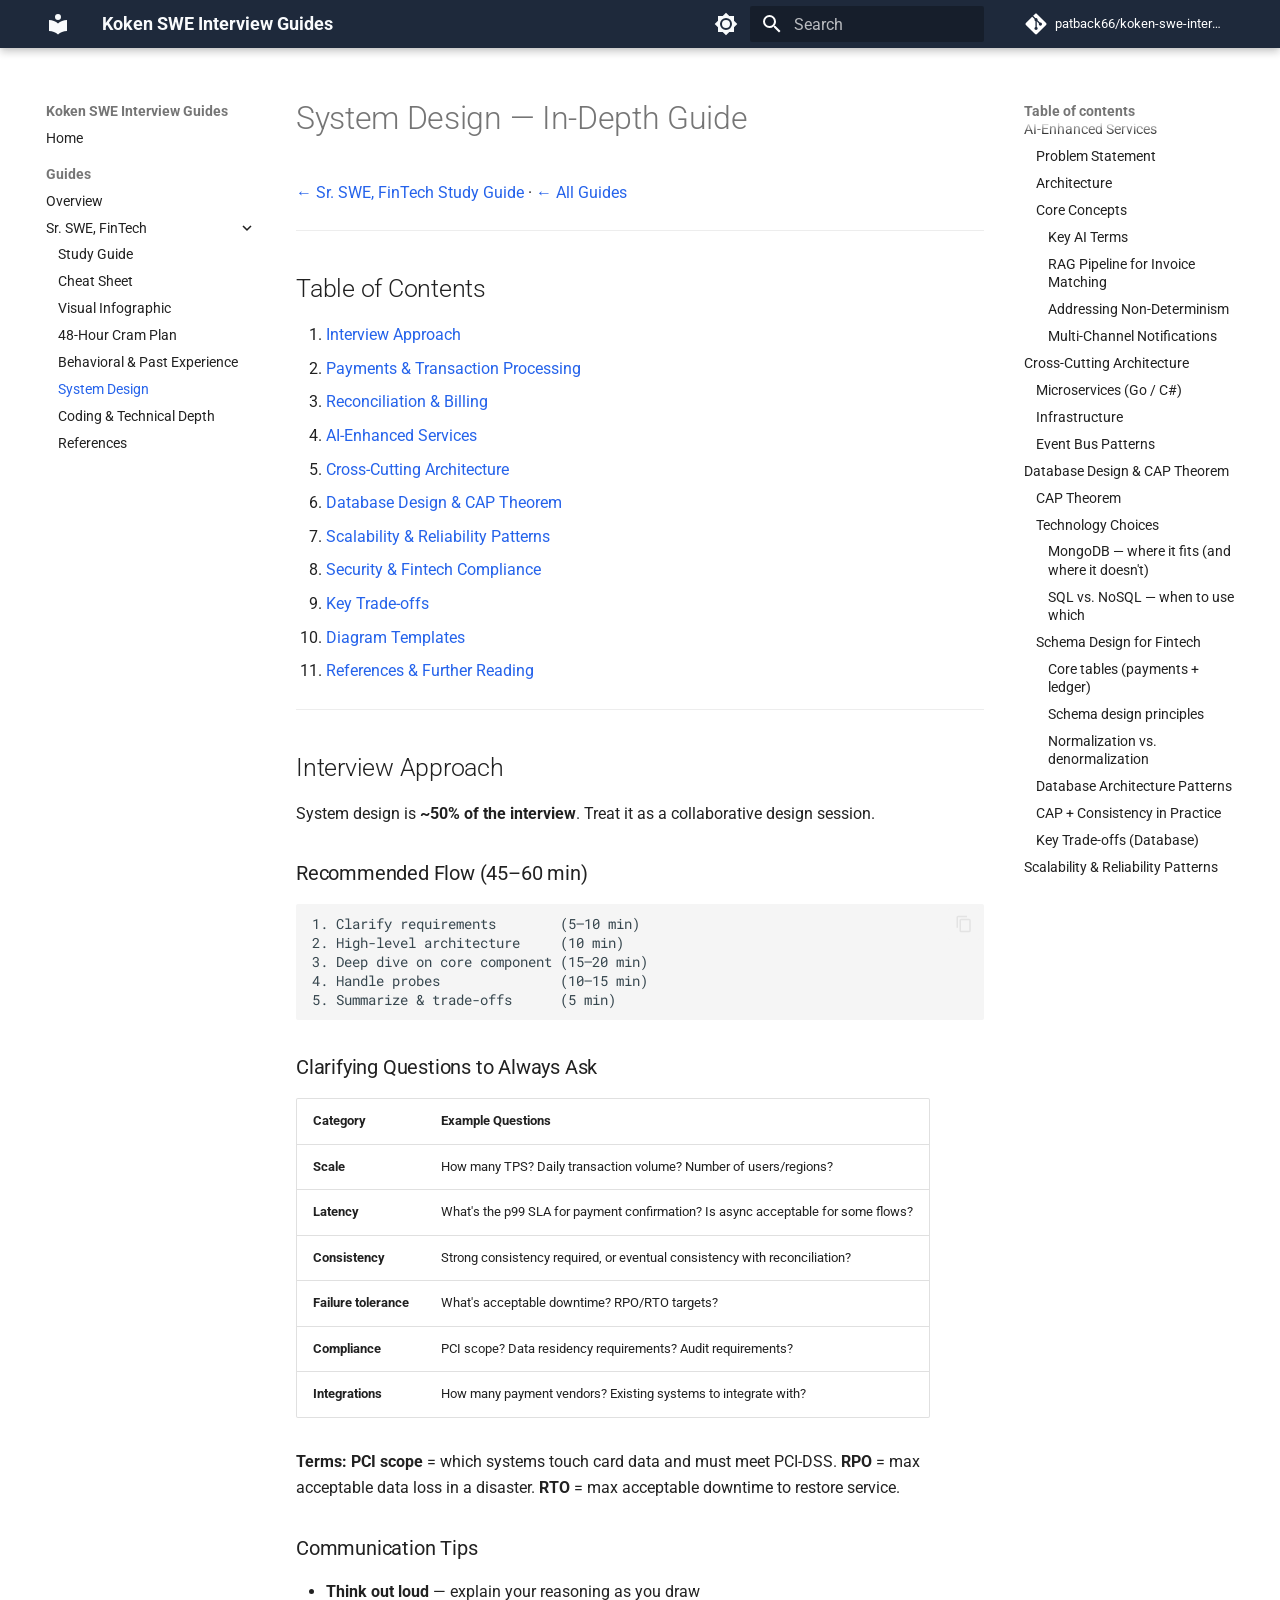
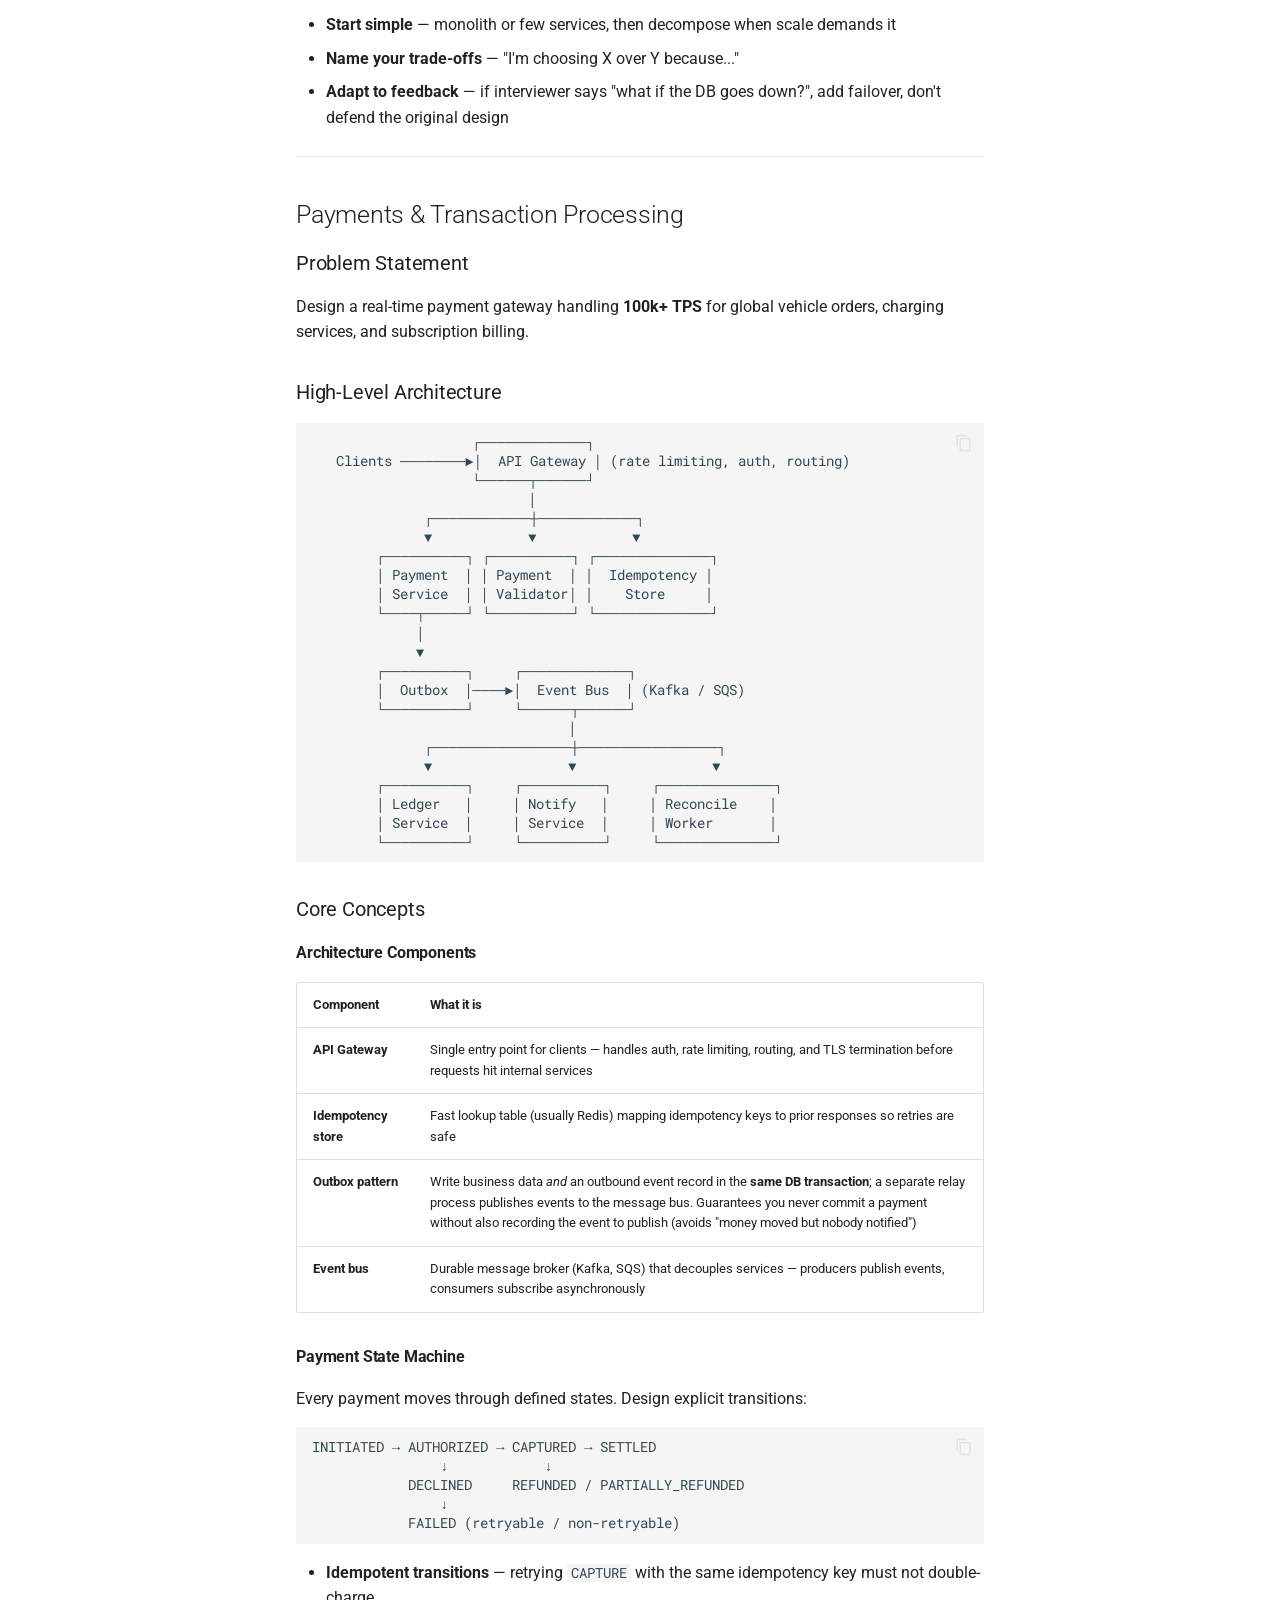
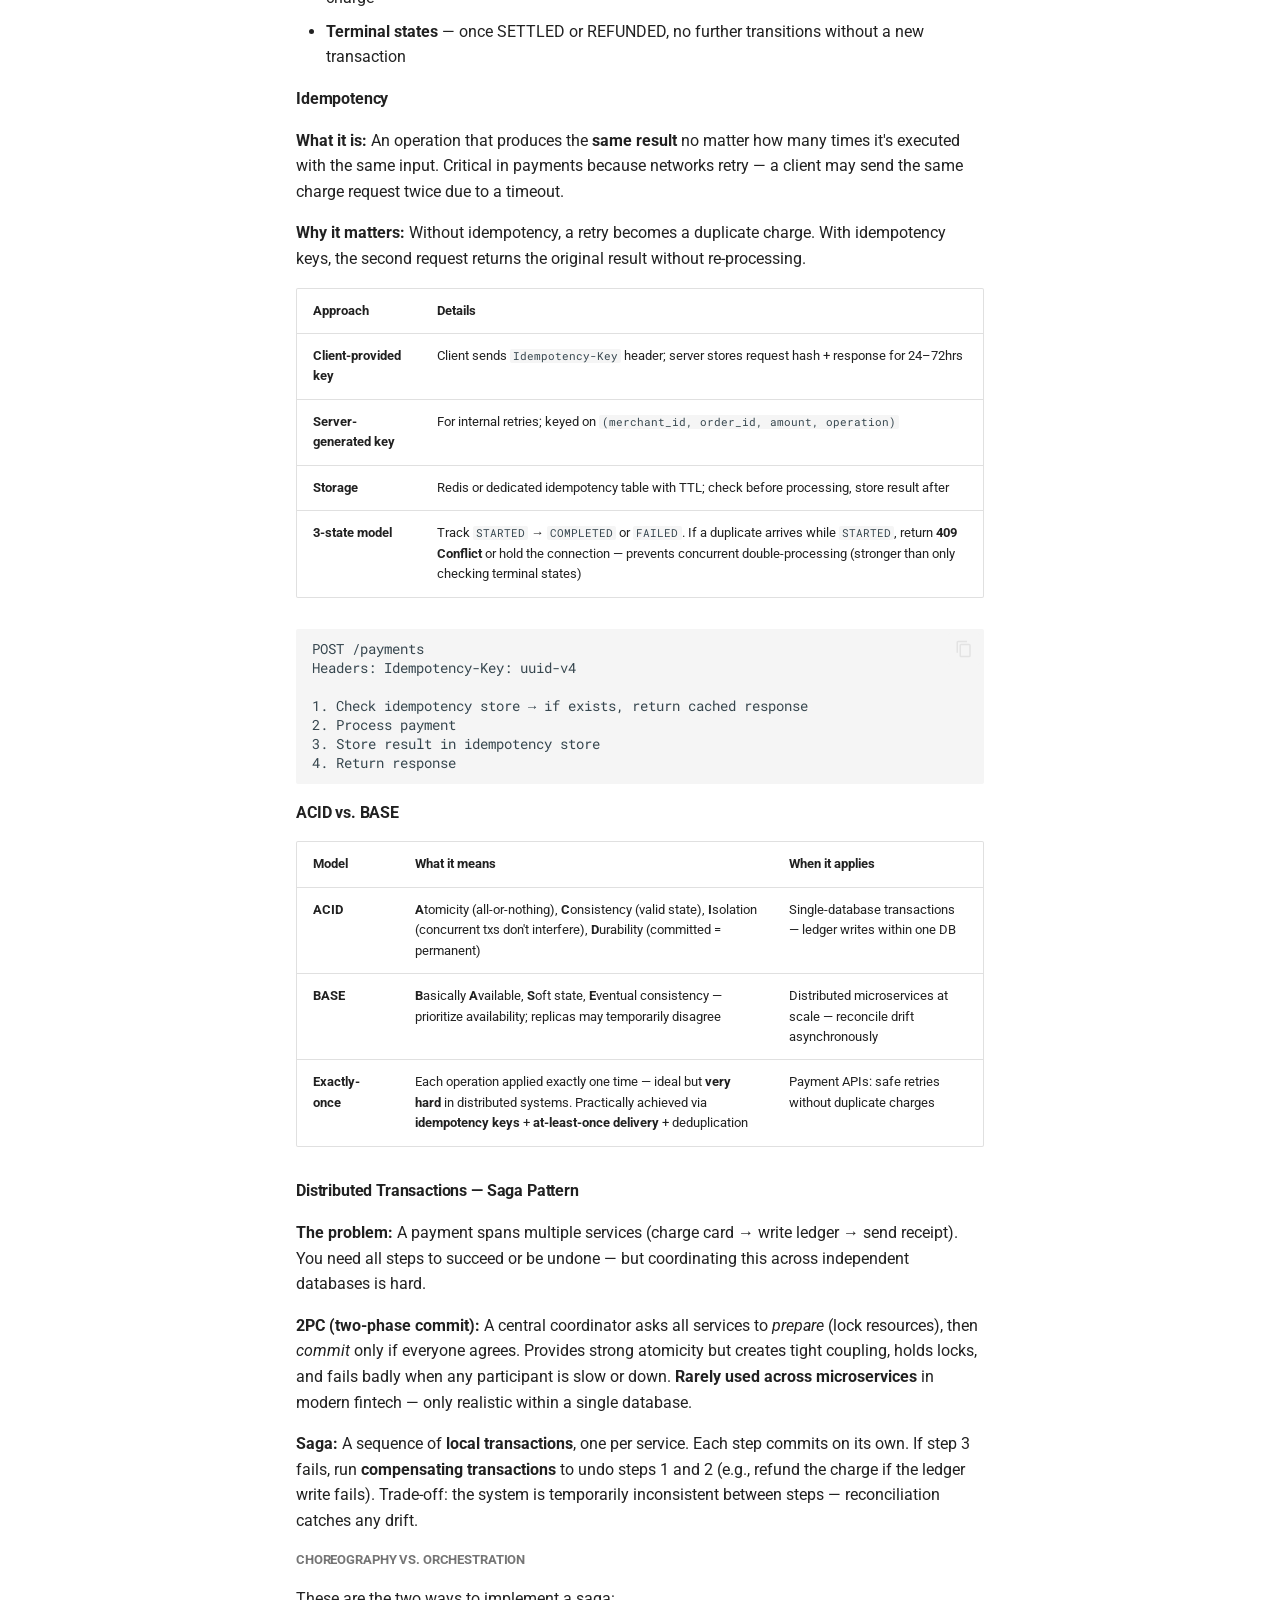
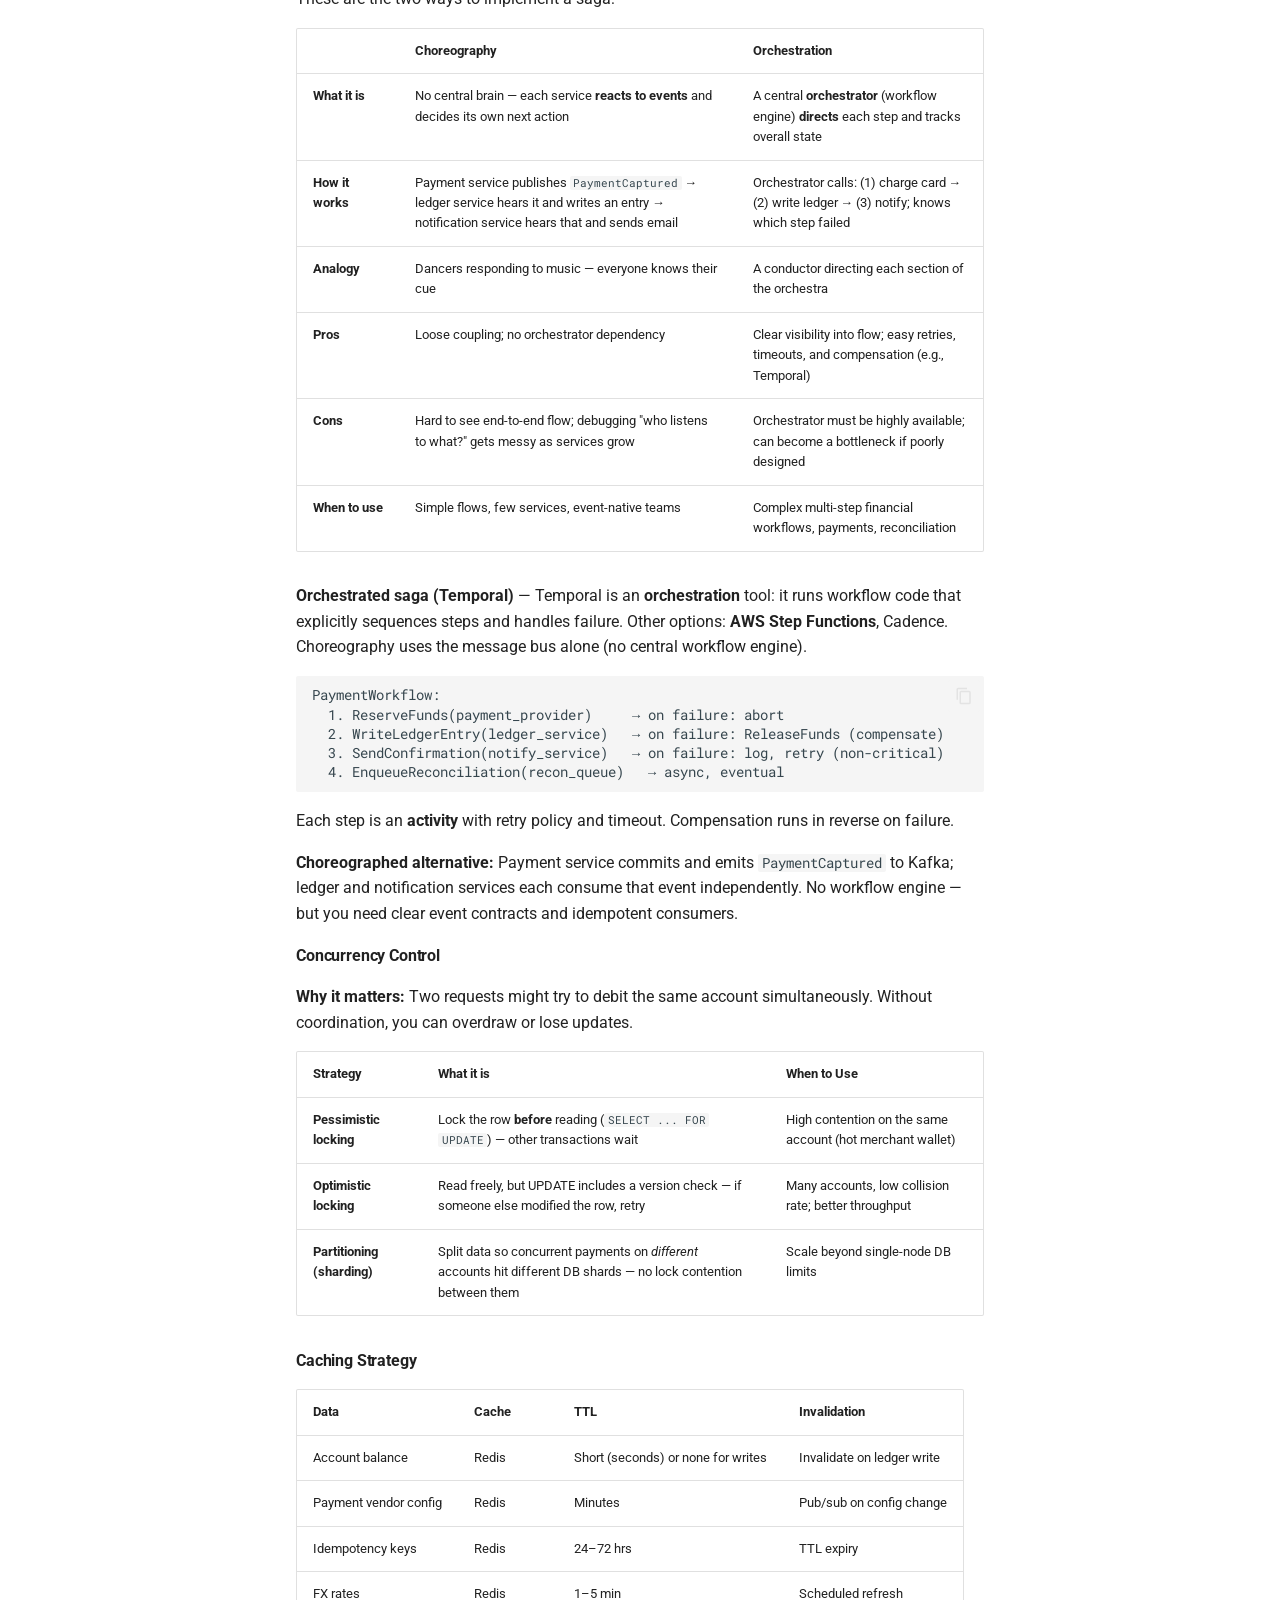
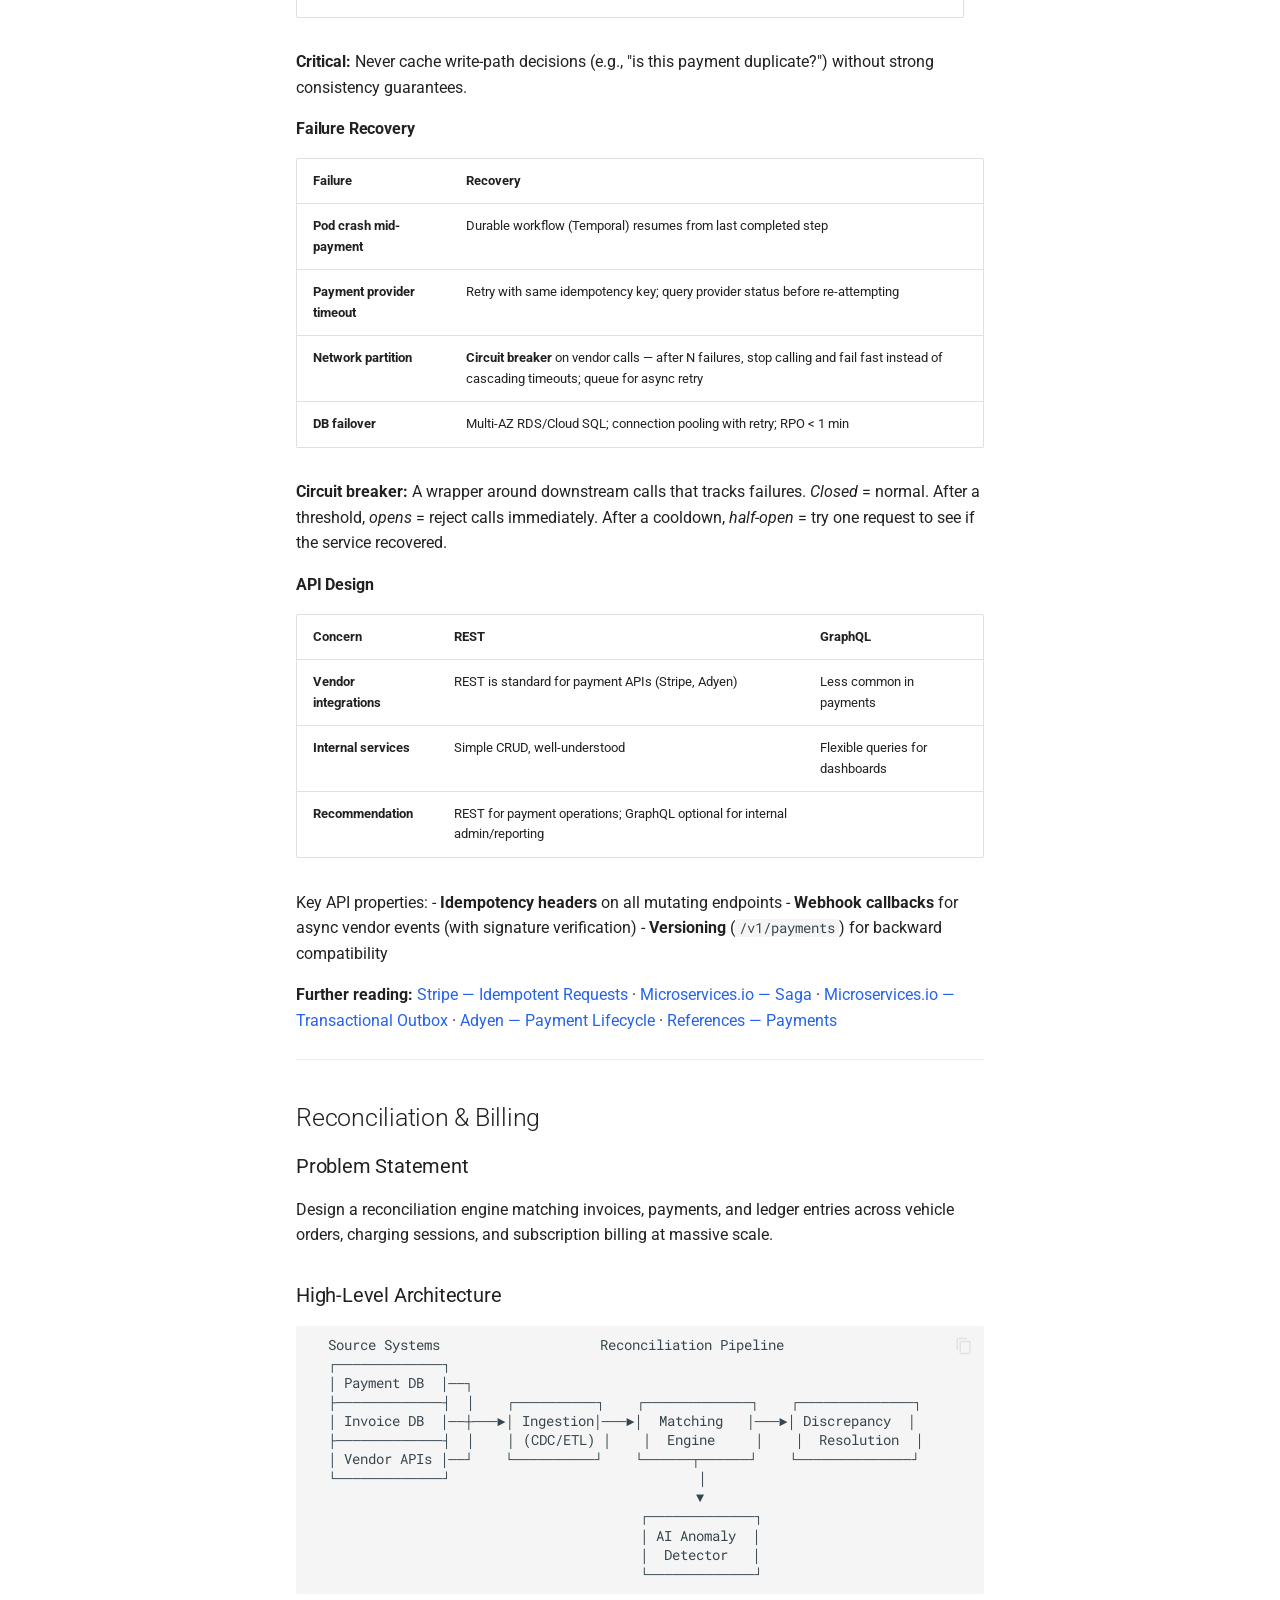
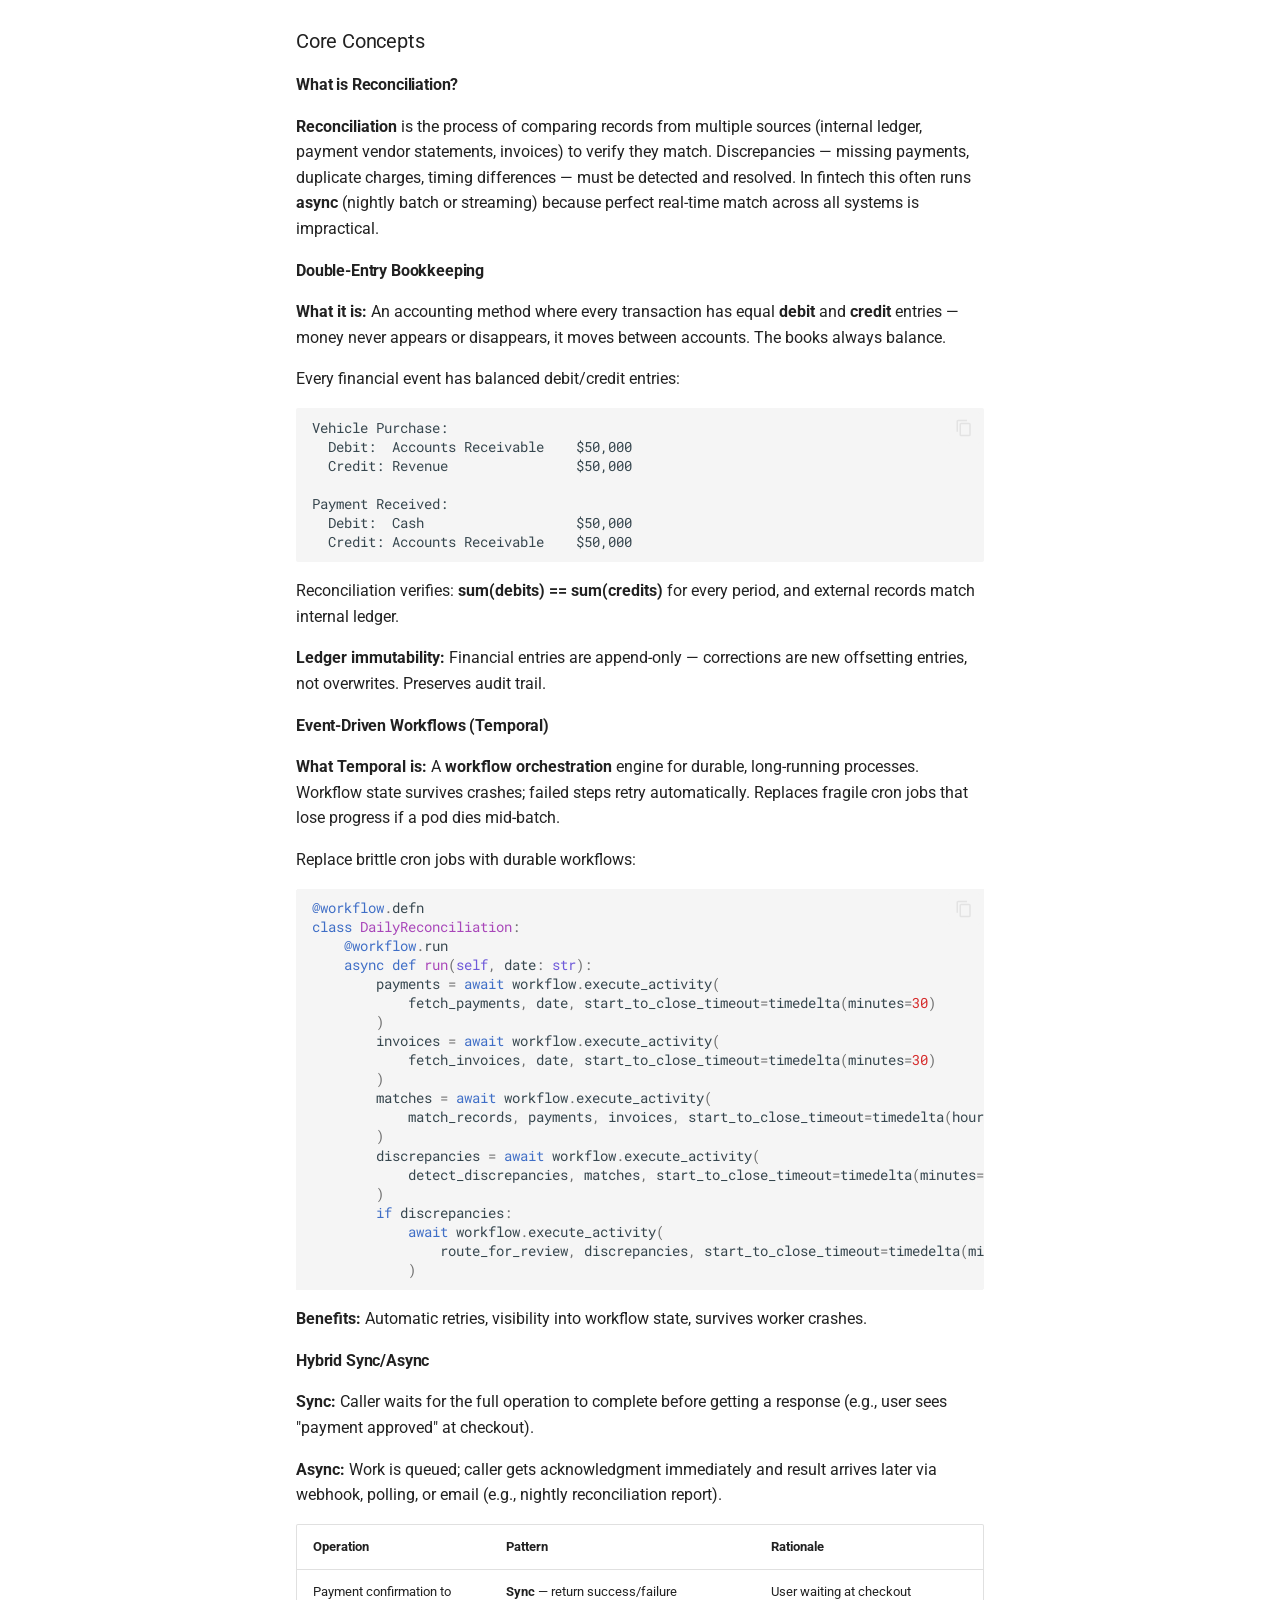
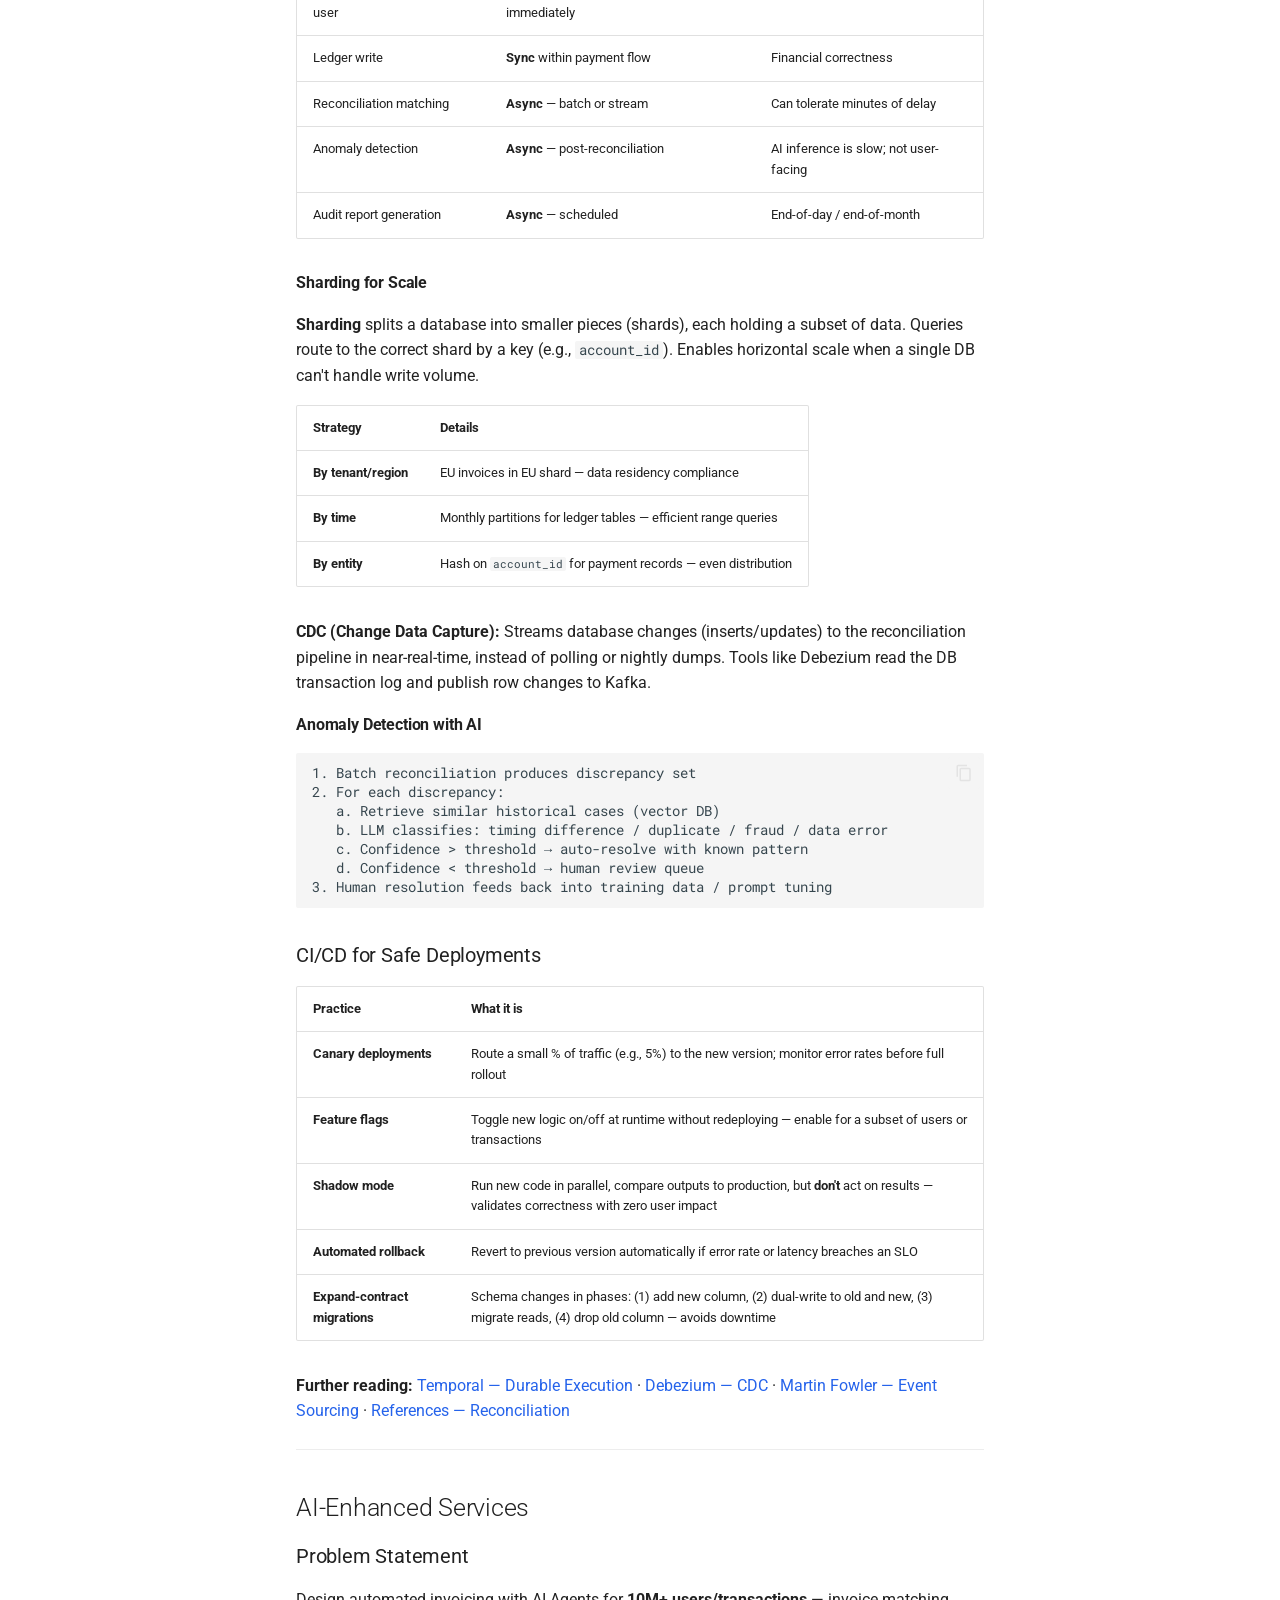
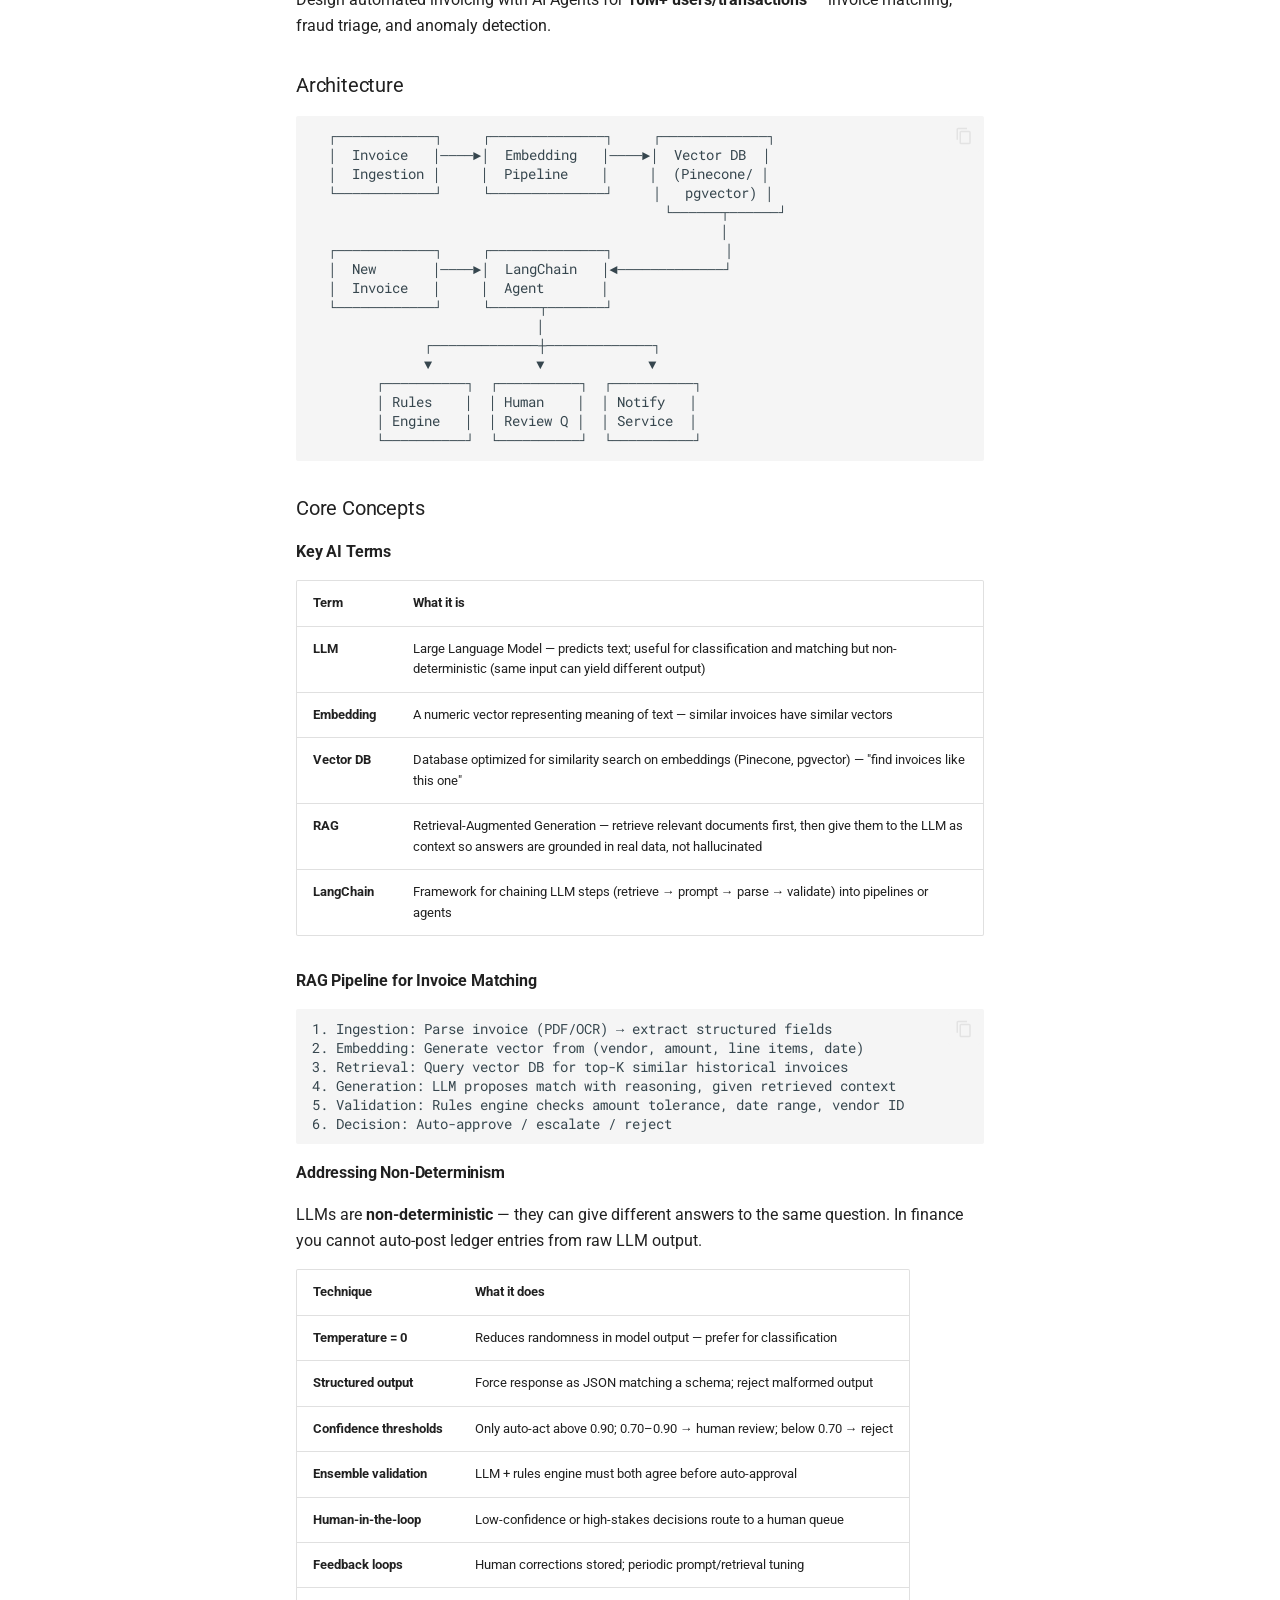
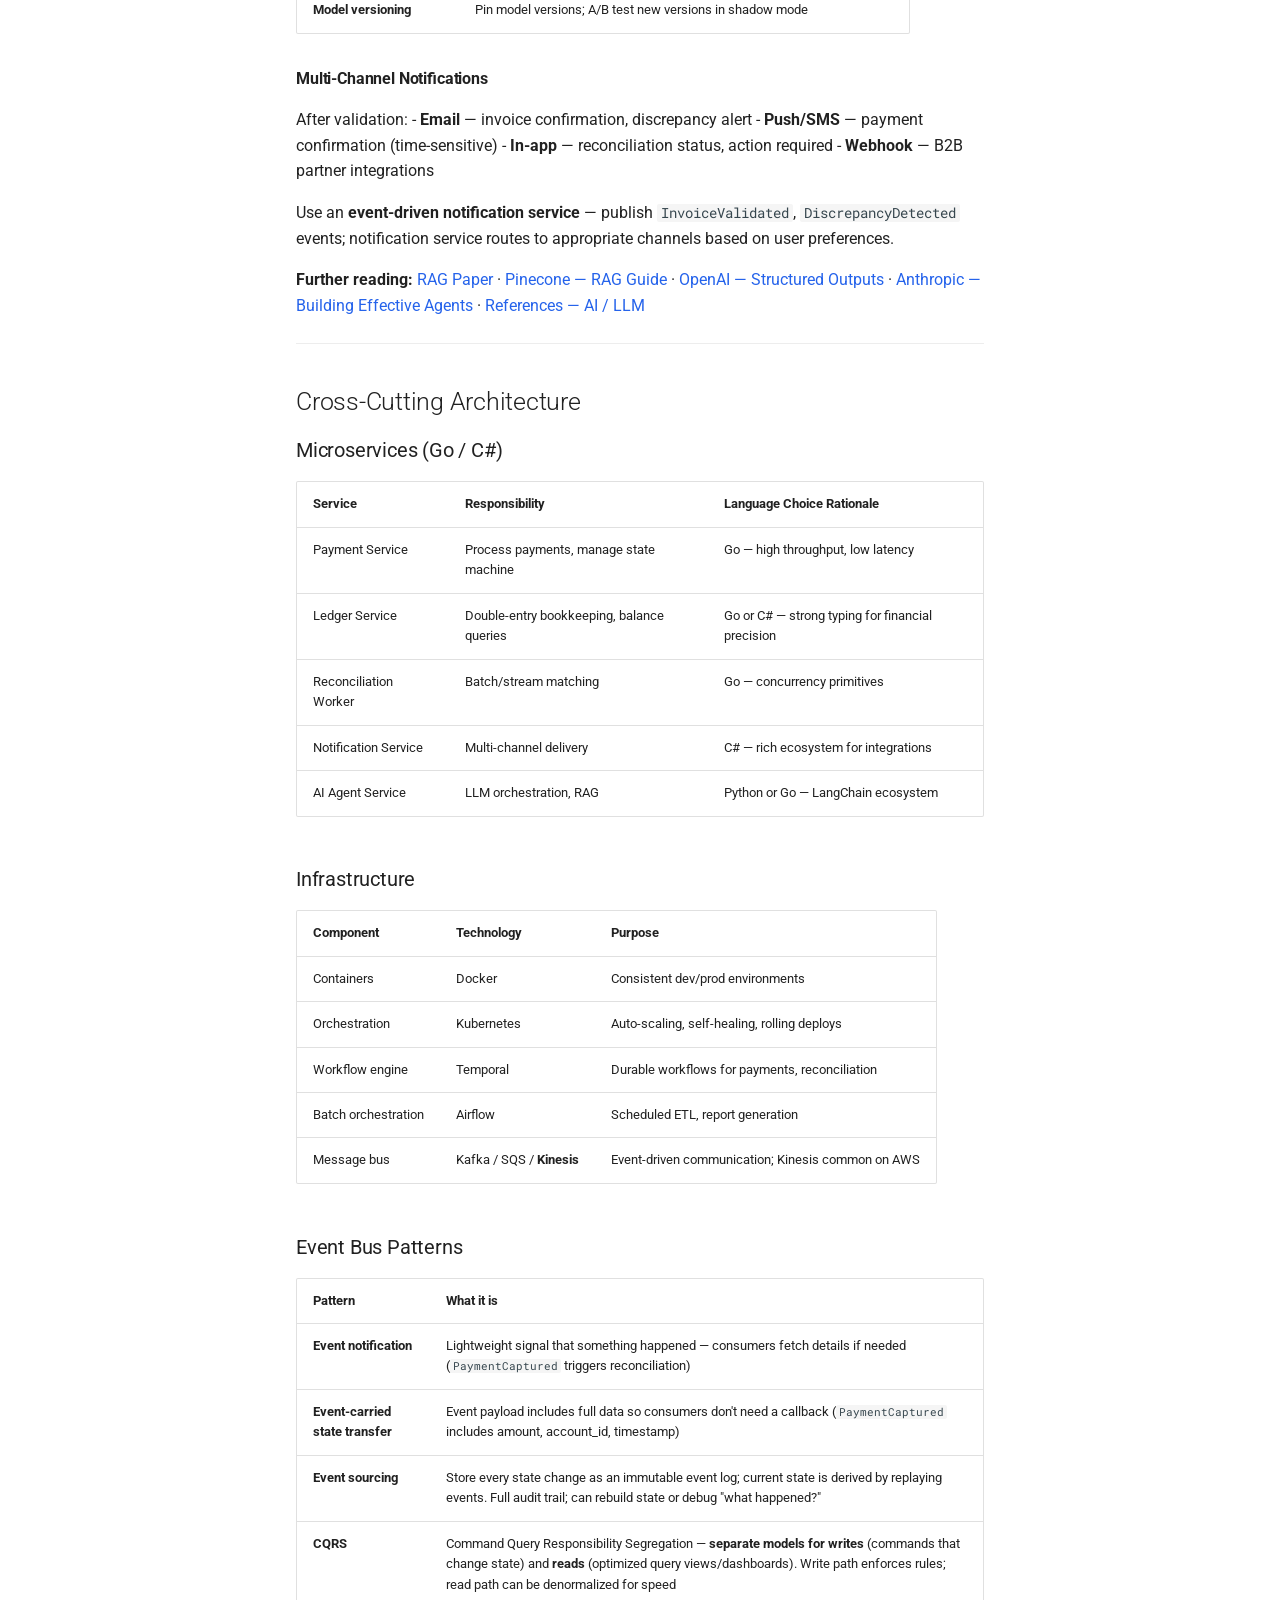
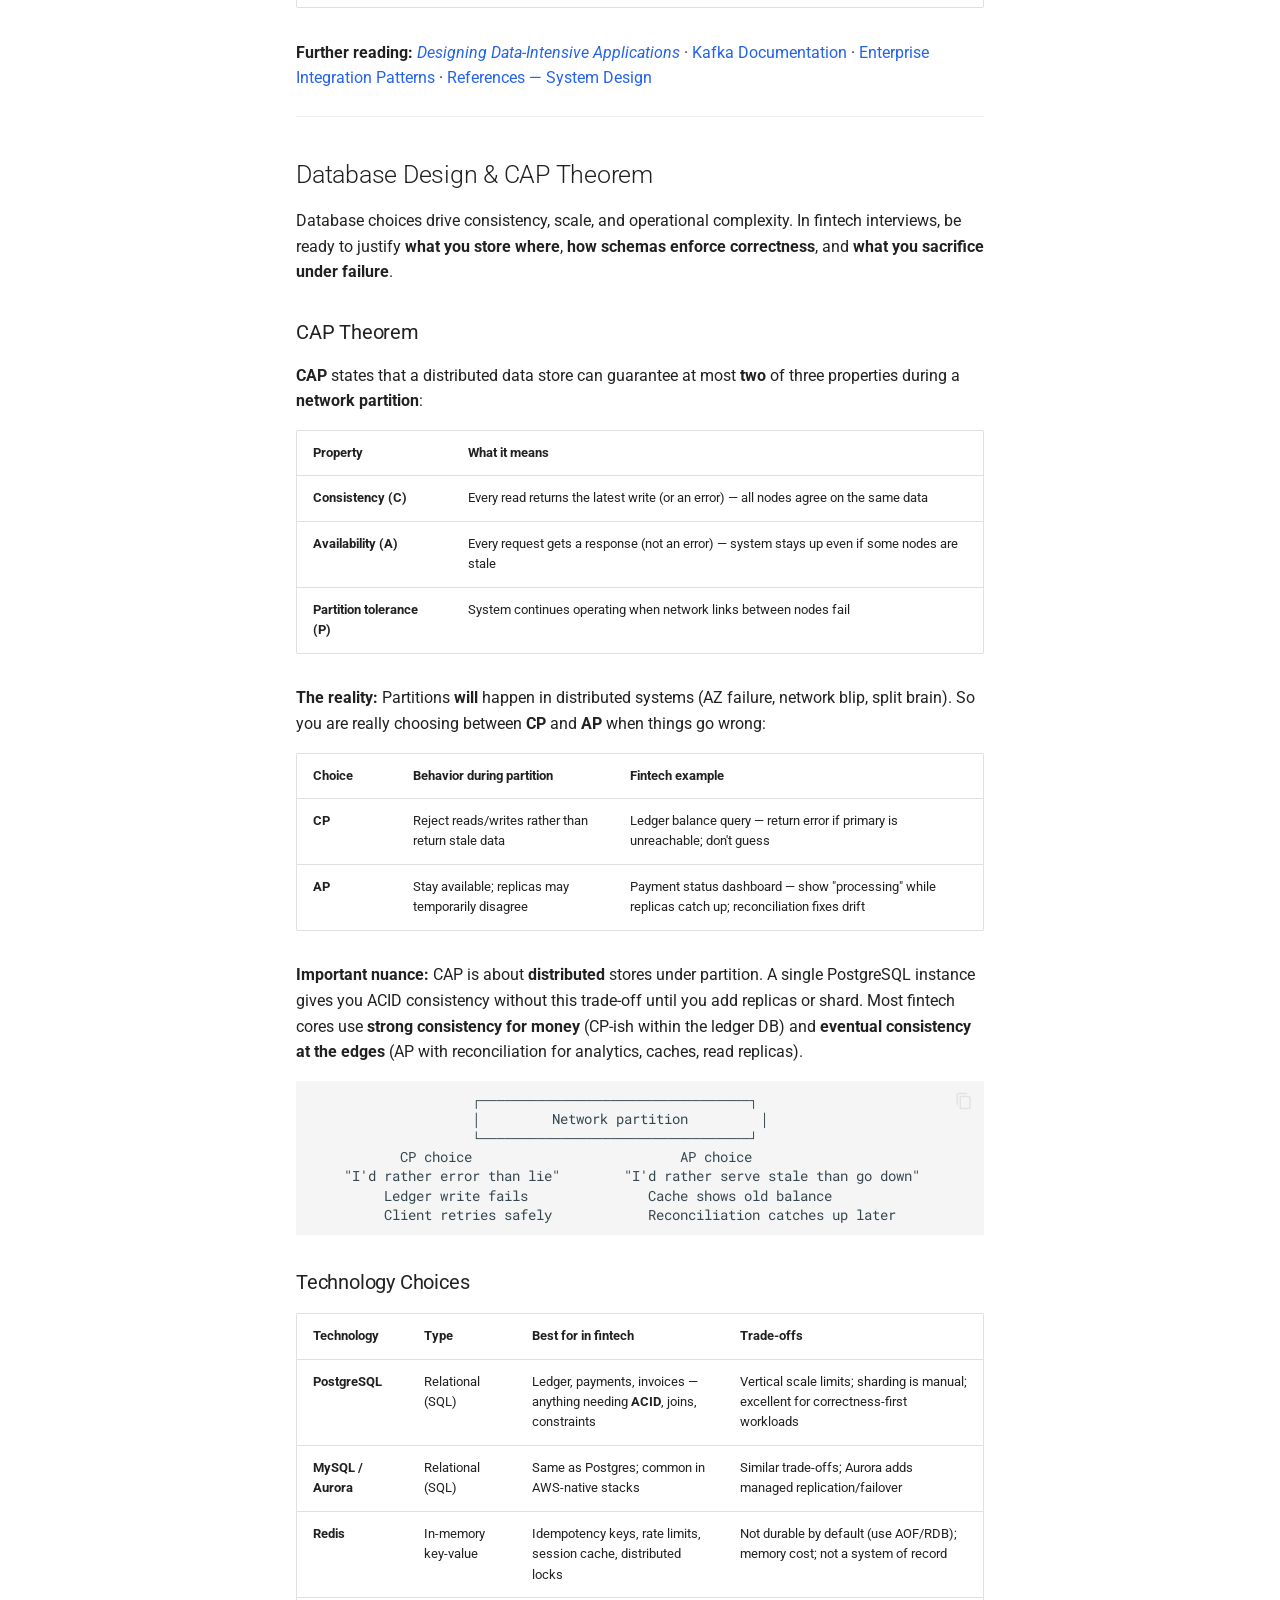
<file: guides/sr-swe-fintech/02-system-design/index.html>
<!doctype html>
<html lang="en" class="no-js">
  <head>
    
      <meta charset="utf-8">
      <meta name="viewport" content="width=device-width,initial-scale=1">
      
        <meta name="description" content="Software engineering interview prep guides — behavioral, system design, and coding">
      
      
      
        <link rel="canonical" href="https://patback66.github.io/koken-swe-interview-guides/guides/sr-swe-fintech/02-system-design/">
      
      
        <link rel="prev" href="../01-behavioral-past-experience/">
      
      
        <link rel="next" href="../03-coding-technical-depth/">
      
      
        
      
      
      <link rel="icon" href="../../../assets/images/favicon.png">
      <meta name="generator" content="mkdocs-1.6.1, mkdocs-material-9.7.6">
    
    
      
        <title>System Design - Koken SWE Interview Guides</title>
      
    
    
      <link rel="stylesheet" href="../../../assets/stylesheets/main.484c7ddc.min.css">
      
        
        <link rel="stylesheet" href="../../../assets/stylesheets/palette.ab4e12ef.min.css">
      
      


    
    
      
    
    
      
        
        
        <link rel="preconnect" href="https://fonts.gstatic.com" crossorigin>
        <link rel="stylesheet" href="https://fonts.googleapis.com/css?family=Roboto:300,300i,400,400i,700,700i%7CRoboto+Mono:400,400i,700,700i&display=fallback">
        <style>:root{--md-text-font:"Roboto";--md-code-font:"Roboto Mono"}</style>
      
    
    
      <link rel="stylesheet" href="../../../stylesheets/extra.css">
    
    <script>__md_scope=new URL("../../..",location),__md_hash=e=>[...e].reduce(((e,_)=>(e<<5)-e+_.charCodeAt(0)),0),__md_get=(e,_=localStorage,t=__md_scope)=>JSON.parse(_.getItem(t.pathname+"."+e)),__md_set=(e,_,t=localStorage,a=__md_scope)=>{try{t.setItem(a.pathname+"."+e,JSON.stringify(_))}catch(e){}}</script>
    
      

    
    
  </head>
  
  
    
    
      
    
    
    
    
    <body dir="ltr" data-md-color-scheme="default" data-md-color-primary="blue" data-md-color-accent="blue">
  
    
    <input class="md-toggle" data-md-toggle="drawer" type="checkbox" id="__drawer" autocomplete="off">
    <input class="md-toggle" data-md-toggle="search" type="checkbox" id="__search" autocomplete="off">
    <label class="md-overlay" for="__drawer"></label>
    <div data-md-component="skip">
      
        
        <a href="#system-design-in-depth-guide" class="md-skip">
          Skip to content
        </a>
      
    </div>
    <div data-md-component="announce">
      
    </div>
    
    
      

  

<header class="md-header md-header--shadow" data-md-component="header">
  <nav class="md-header__inner md-grid" aria-label="Header">
    <a href="../../.." title="Koken SWE Interview Guides" class="md-header__button md-logo" aria-label="Koken SWE Interview Guides" data-md-component="logo">
      
  
  <svg xmlns="http://www.w3.org/2000/svg" viewBox="0 0 24 24"><path d="M12 8a3 3 0 0 0 3-3 3 3 0 0 0-3-3 3 3 0 0 0-3 3 3 3 0 0 0 3 3m0 3.54C9.64 9.35 6.5 8 3 8v11c3.5 0 6.64 1.35 9 3.54 2.36-2.19 5.5-3.54 9-3.54V8c-3.5 0-6.64 1.35-9 3.54"/></svg>

    </a>
    <label class="md-header__button md-icon" for="__drawer">
      
      <svg xmlns="http://www.w3.org/2000/svg" viewBox="0 0 24 24"><path d="M3 6h18v2H3zm0 5h18v2H3zm0 5h18v2H3z"/></svg>
    </label>
    <div class="md-header__title" data-md-component="header-title">
      <div class="md-header__ellipsis">
        <div class="md-header__topic">
          <span class="md-ellipsis">
            Koken SWE Interview Guides
          </span>
        </div>
        <div class="md-header__topic" data-md-component="header-topic">
          <span class="md-ellipsis">
            
              System Design
            
          </span>
        </div>
      </div>
    </div>
    
      
        <form class="md-header__option" data-md-component="palette">
  
    
    
    
    <input class="md-option" data-md-color-media="(prefers-color-scheme: light)" data-md-color-scheme="default" data-md-color-primary="blue" data-md-color-accent="blue"  aria-label="Switch to dark mode"  type="radio" name="__palette" id="__palette_0">
    
      <label class="md-header__button md-icon" title="Switch to dark mode" for="__palette_1" hidden>
        <svg xmlns="http://www.w3.org/2000/svg" viewBox="0 0 24 24"><path d="M12 8a4 4 0 0 0-4 4 4 4 0 0 0 4 4 4 4 0 0 0 4-4 4 4 0 0 0-4-4m0 10a6 6 0 0 1-6-6 6 6 0 0 1 6-6 6 6 0 0 1 6 6 6 6 0 0 1-6 6m8-9.31V4h-4.69L12 .69 8.69 4H4v4.69L.69 12 4 15.31V20h4.69L12 23.31 15.31 20H20v-4.69L23.31 12z"/></svg>
      </label>
    
  
    
    
    
    <input class="md-option" data-md-color-media="(prefers-color-scheme: dark)" data-md-color-scheme="slate" data-md-color-primary="blue" data-md-color-accent="blue"  aria-label="Switch to light mode"  type="radio" name="__palette" id="__palette_1">
    
      <label class="md-header__button md-icon" title="Switch to light mode" for="__palette_0" hidden>
        <svg xmlns="http://www.w3.org/2000/svg" viewBox="0 0 24 24"><path d="M12 18c-.89 0-1.74-.2-2.5-.55C11.56 16.5 13 14.42 13 12s-1.44-4.5-3.5-5.45C10.26 6.2 11.11 6 12 6a6 6 0 0 1 6 6 6 6 0 0 1-6 6m8-9.31V4h-4.69L12 .69 8.69 4H4v4.69L.69 12 4 15.31V20h4.69L12 23.31 15.31 20H20v-4.69L23.31 12z"/></svg>
      </label>
    
  
</form>
      
    
    
      <script>var palette=__md_get("__palette");if(palette&&palette.color){if("(prefers-color-scheme)"===palette.color.media){var media=matchMedia("(prefers-color-scheme: light)"),input=document.querySelector(media.matches?"[data-md-color-media='(prefers-color-scheme: light)']":"[data-md-color-media='(prefers-color-scheme: dark)']");palette.color.media=input.getAttribute("data-md-color-media"),palette.color.scheme=input.getAttribute("data-md-color-scheme"),palette.color.primary=input.getAttribute("data-md-color-primary"),palette.color.accent=input.getAttribute("data-md-color-accent")}for(var[key,value]of Object.entries(palette.color))document.body.setAttribute("data-md-color-"+key,value)}</script>
    
    
    
      
      
        <label class="md-header__button md-icon" for="__search">
          
          <svg xmlns="http://www.w3.org/2000/svg" viewBox="0 0 24 24"><path d="M9.5 3A6.5 6.5 0 0 1 16 9.5c0 1.61-.59 3.09-1.56 4.23l.27.27h.79l5 5-1.5 1.5-5-5v-.79l-.27-.27A6.52 6.52 0 0 1 9.5 16 6.5 6.5 0 0 1 3 9.5 6.5 6.5 0 0 1 9.5 3m0 2C7 5 5 7 5 9.5S7 14 9.5 14 14 12 14 9.5 12 5 9.5 5"/></svg>
        </label>
        <div class="md-search" data-md-component="search" role="dialog">
  <label class="md-search__overlay" for="__search"></label>
  <div class="md-search__inner" role="search">
    <form class="md-search__form" name="search">
      <input type="text" class="md-search__input" name="query" aria-label="Search" placeholder="Search" autocapitalize="off" autocorrect="off" autocomplete="off" spellcheck="false" data-md-component="search-query" required>
      <label class="md-search__icon md-icon" for="__search">
        
        <svg xmlns="http://www.w3.org/2000/svg" viewBox="0 0 24 24"><path d="M9.5 3A6.5 6.5 0 0 1 16 9.5c0 1.61-.59 3.09-1.56 4.23l.27.27h.79l5 5-1.5 1.5-5-5v-.79l-.27-.27A6.52 6.52 0 0 1 9.5 16 6.5 6.5 0 0 1 3 9.5 6.5 6.5 0 0 1 9.5 3m0 2C7 5 5 7 5 9.5S7 14 9.5 14 14 12 14 9.5 12 5 9.5 5"/></svg>
        
        <svg xmlns="http://www.w3.org/2000/svg" viewBox="0 0 24 24"><path d="M20 11v2H8l5.5 5.5-1.42 1.42L4.16 12l7.92-7.92L13.5 5.5 8 11z"/></svg>
      </label>
      <nav class="md-search__options" aria-label="Search">
        
        <button type="reset" class="md-search__icon md-icon" title="Clear" aria-label="Clear" tabindex="-1">
          
          <svg xmlns="http://www.w3.org/2000/svg" viewBox="0 0 24 24"><path d="M19 6.41 17.59 5 12 10.59 6.41 5 5 6.41 10.59 12 5 17.59 6.41 19 12 13.41 17.59 19 19 17.59 13.41 12z"/></svg>
        </button>
      </nav>
      
        <div class="md-search__suggest" data-md-component="search-suggest"></div>
      
    </form>
    <div class="md-search__output">
      <div class="md-search__scrollwrap" tabindex="0" data-md-scrollfix>
        <div class="md-search-result" data-md-component="search-result">
          <div class="md-search-result__meta">
            Initializing search
          </div>
          <ol class="md-search-result__list" role="presentation"></ol>
        </div>
      </div>
    </div>
  </div>
</div>
      
    
    
      <div class="md-header__source">
        <a href="https://github.com/patback66/koken-swe-interview-guides" title="Go to repository" class="md-source" data-md-component="source">
  <div class="md-source__icon md-icon">
    
    <svg xmlns="http://www.w3.org/2000/svg" viewBox="0 0 448 512"><!--! Font Awesome Free 7.1.0 by @fontawesome - https://fontawesome.com License - https://fontawesome.com/license/free (Icons: CC BY 4.0, Fonts: SIL OFL 1.1, Code: MIT License) Copyright 2025 Fonticons, Inc.--><path d="M439.6 236.1 244 40.5c-5.4-5.5-12.8-8.5-20.4-8.5s-15 3-20.4 8.4L162.5 81l51.5 51.5c27.1-9.1 52.7 16.8 43.4 43.7l49.7 49.7c34.2-11.8 61.2 31 35.5 56.7-26.5 26.5-70.2-2.9-56-37.3L240.3 199v121.9c25.3 12.5 22.3 41.8 9.1 55-6.4 6.4-15.2 10.1-24.3 10.1s-17.8-3.6-24.3-10.1c-17.6-17.6-11.1-46.9 11.2-56v-123c-20.8-8.5-24.6-30.7-18.6-45L142.6 101 8.5 235.1C3 240.6 0 247.9 0 255.5s3 15 8.5 20.4l195.6 195.7c5.4 5.4 12.7 8.4 20.4 8.4s15-3 20.4-8.4l194.7-194.7c5.4-5.4 8.4-12.8 8.4-20.4s-3-15-8.4-20.4"/></svg>
  </div>
  <div class="md-source__repository">
    patback66/koken-swe-interview-guides
  </div>
</a>
      </div>
    
  </nav>
  
</header>
    
    <div class="md-container" data-md-component="container">
      
      
        
          
        
      
      <main class="md-main" data-md-component="main">
        <div class="md-main__inner md-grid">
          
            
              
              <div class="md-sidebar md-sidebar--primary" data-md-component="sidebar" data-md-type="navigation" >
                <div class="md-sidebar__scrollwrap">
                  <div class="md-sidebar__inner">
                    



<nav class="md-nav md-nav--primary" aria-label="Navigation" data-md-level="0">
  <label class="md-nav__title" for="__drawer">
    <a href="../../.." title="Koken SWE Interview Guides" class="md-nav__button md-logo" aria-label="Koken SWE Interview Guides" data-md-component="logo">
      
  
  <svg xmlns="http://www.w3.org/2000/svg" viewBox="0 0 24 24"><path d="M12 8a3 3 0 0 0 3-3 3 3 0 0 0-3-3 3 3 0 0 0-3 3 3 3 0 0 0 3 3m0 3.54C9.64 9.35 6.5 8 3 8v11c3.5 0 6.64 1.35 9 3.54 2.36-2.19 5.5-3.54 9-3.54V8c-3.5 0-6.64 1.35-9 3.54"/></svg>

    </a>
    Koken SWE Interview Guides
  </label>
  
    <div class="md-nav__source">
      <a href="https://github.com/patback66/koken-swe-interview-guides" title="Go to repository" class="md-source" data-md-component="source">
  <div class="md-source__icon md-icon">
    
    <svg xmlns="http://www.w3.org/2000/svg" viewBox="0 0 448 512"><!--! Font Awesome Free 7.1.0 by @fontawesome - https://fontawesome.com License - https://fontawesome.com/license/free (Icons: CC BY 4.0, Fonts: SIL OFL 1.1, Code: MIT License) Copyright 2025 Fonticons, Inc.--><path d="M439.6 236.1 244 40.5c-5.4-5.5-12.8-8.5-20.4-8.5s-15 3-20.4 8.4L162.5 81l51.5 51.5c27.1-9.1 52.7 16.8 43.4 43.7l49.7 49.7c34.2-11.8 61.2 31 35.5 56.7-26.5 26.5-70.2-2.9-56-37.3L240.3 199v121.9c25.3 12.5 22.3 41.8 9.1 55-6.4 6.4-15.2 10.1-24.3 10.1s-17.8-3.6-24.3-10.1c-17.6-17.6-11.1-46.9 11.2-56v-123c-20.8-8.5-24.6-30.7-18.6-45L142.6 101 8.5 235.1C3 240.6 0 247.9 0 255.5s3 15 8.5 20.4l195.6 195.7c5.4 5.4 12.7 8.4 20.4 8.4s15-3 20.4-8.4l194.7-194.7c5.4-5.4 8.4-12.8 8.4-20.4s-3-15-8.4-20.4"/></svg>
  </div>
  <div class="md-source__repository">
    patback66/koken-swe-interview-guides
  </div>
</a>
    </div>
  
  <ul class="md-nav__list" data-md-scrollfix>
    
      
      
  
  
  
  
    <li class="md-nav__item">
      <a href="../../.." class="md-nav__link">
        
  
  
  <span class="md-ellipsis">
    
  
    Home
  

    
  </span>
  
  

      </a>
    </li>
  

    
      
      
  
  
    
  
  
  
    
    
    
    
      
        
        
      
    
    
    <li class="md-nav__item md-nav__item--active md-nav__item--section md-nav__item--nested">
      
        
        
        <input class="md-nav__toggle md-toggle " type="checkbox" id="__nav_2" checked>
        
          
          <label class="md-nav__link" for="__nav_2" id="__nav_2_label" tabindex="">
            
  
  
  <span class="md-ellipsis">
    
  
    Guides
  

    
  </span>
  
  

            <span class="md-nav__icon md-icon"></span>
          </label>
        
        <nav class="md-nav" data-md-level="1" aria-labelledby="__nav_2_label" aria-expanded="true">
          <label class="md-nav__title" for="__nav_2">
            <span class="md-nav__icon md-icon"></span>
            
  
    Guides
  

          </label>
          <ul class="md-nav__list" data-md-scrollfix>
            
              
                
  
  
  
  
    <li class="md-nav__item">
      <a href="../../" class="md-nav__link">
        
  
  
  <span class="md-ellipsis">
    
  
    Overview
  

    
  </span>
  
  

      </a>
    </li>
  

              
            
              
                
  
  
    
  
  
  
    
    
    
    
      
    
    
    <li class="md-nav__item md-nav__item--active md-nav__item--nested">
      
        
        
        <input class="md-nav__toggle md-toggle " type="checkbox" id="__nav_2_2" checked>
        
          
          <label class="md-nav__link" for="__nav_2_2" id="__nav_2_2_label" tabindex="0">
            
  
  
  <span class="md-ellipsis">
    
  
    Sr. SWE, FinTech
  

    
  </span>
  
  

            <span class="md-nav__icon md-icon"></span>
          </label>
        
        <nav class="md-nav" data-md-level="2" aria-labelledby="__nav_2_2_label" aria-expanded="true">
          <label class="md-nav__title" for="__nav_2_2">
            <span class="md-nav__icon md-icon"></span>
            
  
    Sr. SWE, FinTech
  

          </label>
          <ul class="md-nav__list" data-md-scrollfix>
            
              
                
  
  
  
  
    <li class="md-nav__item">
      <a href="../" class="md-nav__link">
        
  
  
  <span class="md-ellipsis">
    
  
    Study Guide
  

    
  </span>
  
  

      </a>
    </li>
  

              
            
              
                
  
  
  
  
    <li class="md-nav__item">
      <a href="../cheat-sheet/" class="md-nav__link">
        
  
  
  <span class="md-ellipsis">
    
  
    Cheat Sheet
  

    
  </span>
  
  

      </a>
    </li>
  

              
            
              
                
  
  
  
  
    <li class="md-nav__item">
      <a href="../infographic/" class="md-nav__link">
        
  
  
  <span class="md-ellipsis">
    
  
    Visual Infographic
  

    
  </span>
  
  

      </a>
    </li>
  

              
            
              
                
  
  
  
  
    <li class="md-nav__item">
      <a href="../cram-plan/" class="md-nav__link">
        
  
  
  <span class="md-ellipsis">
    
  
    48-Hour Cram Plan
  

    
  </span>
  
  

      </a>
    </li>
  

              
            
              
                
  
  
  
  
    <li class="md-nav__item">
      <a href="../01-behavioral-past-experience/" class="md-nav__link">
        
  
  
  <span class="md-ellipsis">
    
  
    Behavioral & Past Experience
  

    
  </span>
  
  

      </a>
    </li>
  

              
            
              
                
  
  
    
  
  
  
    <li class="md-nav__item md-nav__item--active">
      
      <input class="md-nav__toggle md-toggle" type="checkbox" id="__toc">
      
      
        
      
      
        <label class="md-nav__link md-nav__link--active" for="__toc">
          
  
  
  <span class="md-ellipsis">
    
  
    System Design
  

    
  </span>
  
  

          <span class="md-nav__icon md-icon"></span>
        </label>
      
      <a href="./" class="md-nav__link md-nav__link--active">
        
  
  
  <span class="md-ellipsis">
    
  
    System Design
  

    
  </span>
  
  

      </a>
      
        

<nav class="md-nav md-nav--secondary" aria-label="Table of contents">
  
  
  
    
  
  
    <label class="md-nav__title" for="__toc">
      <span class="md-nav__icon md-icon"></span>
      Table of contents
    </label>
    <ul class="md-nav__list" data-md-component="toc" data-md-scrollfix>
      
        <li class="md-nav__item">
  <a href="#table-of-contents" class="md-nav__link">
    <span class="md-ellipsis">
      
        Table of Contents
      
    </span>
  </a>
  
</li>
      
        <li class="md-nav__item">
  <a href="#interview-approach" class="md-nav__link">
    <span class="md-ellipsis">
      
        Interview Approach
      
    </span>
  </a>
  
    <nav class="md-nav" aria-label="Interview Approach">
      <ul class="md-nav__list">
        
          <li class="md-nav__item">
  <a href="#recommended-flow-4560-min" class="md-nav__link">
    <span class="md-ellipsis">
      
        Recommended Flow (45–60 min)
      
    </span>
  </a>
  
</li>
        
          <li class="md-nav__item">
  <a href="#clarifying-questions-to-always-ask" class="md-nav__link">
    <span class="md-ellipsis">
      
        Clarifying Questions to Always Ask
      
    </span>
  </a>
  
</li>
        
          <li class="md-nav__item">
  <a href="#communication-tips" class="md-nav__link">
    <span class="md-ellipsis">
      
        Communication Tips
      
    </span>
  </a>
  
</li>
        
      </ul>
    </nav>
  
</li>
      
        <li class="md-nav__item">
  <a href="#payments-transaction-processing" class="md-nav__link">
    <span class="md-ellipsis">
      
        Payments &amp; Transaction Processing
      
    </span>
  </a>
  
    <nav class="md-nav" aria-label="Payments &amp; Transaction Processing">
      <ul class="md-nav__list">
        
          <li class="md-nav__item">
  <a href="#problem-statement" class="md-nav__link">
    <span class="md-ellipsis">
      
        Problem Statement
      
    </span>
  </a>
  
</li>
        
          <li class="md-nav__item">
  <a href="#high-level-architecture" class="md-nav__link">
    <span class="md-ellipsis">
      
        High-Level Architecture
      
    </span>
  </a>
  
</li>
        
          <li class="md-nav__item">
  <a href="#core-concepts" class="md-nav__link">
    <span class="md-ellipsis">
      
        Core Concepts
      
    </span>
  </a>
  
    <nav class="md-nav" aria-label="Core Concepts">
      <ul class="md-nav__list">
        
          <li class="md-nav__item">
  <a href="#architecture-components" class="md-nav__link">
    <span class="md-ellipsis">
      
        Architecture Components
      
    </span>
  </a>
  
</li>
        
          <li class="md-nav__item">
  <a href="#payment-state-machine" class="md-nav__link">
    <span class="md-ellipsis">
      
        Payment State Machine
      
    </span>
  </a>
  
</li>
        
          <li class="md-nav__item">
  <a href="#idempotency" class="md-nav__link">
    <span class="md-ellipsis">
      
        Idempotency
      
    </span>
  </a>
  
</li>
        
          <li class="md-nav__item">
  <a href="#acid-vs-base" class="md-nav__link">
    <span class="md-ellipsis">
      
        ACID vs. BASE
      
    </span>
  </a>
  
</li>
        
          <li class="md-nav__item">
  <a href="#distributed-transactions-saga-pattern" class="md-nav__link">
    <span class="md-ellipsis">
      
        Distributed Transactions — Saga Pattern
      
    </span>
  </a>
  
    <nav class="md-nav" aria-label="Distributed Transactions — Saga Pattern">
      <ul class="md-nav__list">
        
          <li class="md-nav__item">
  <a href="#choreography-vs-orchestration" class="md-nav__link">
    <span class="md-ellipsis">
      
        Choreography vs. orchestration
      
    </span>
  </a>
  
</li>
        
      </ul>
    </nav>
  
</li>
        
          <li class="md-nav__item">
  <a href="#concurrency-control" class="md-nav__link">
    <span class="md-ellipsis">
      
        Concurrency Control
      
    </span>
  </a>
  
</li>
        
          <li class="md-nav__item">
  <a href="#caching-strategy" class="md-nav__link">
    <span class="md-ellipsis">
      
        Caching Strategy
      
    </span>
  </a>
  
</li>
        
          <li class="md-nav__item">
  <a href="#failure-recovery" class="md-nav__link">
    <span class="md-ellipsis">
      
        Failure Recovery
      
    </span>
  </a>
  
</li>
        
          <li class="md-nav__item">
  <a href="#api-design" class="md-nav__link">
    <span class="md-ellipsis">
      
        API Design
      
    </span>
  </a>
  
</li>
        
      </ul>
    </nav>
  
</li>
        
      </ul>
    </nav>
  
</li>
      
        <li class="md-nav__item">
  <a href="#reconciliation-billing" class="md-nav__link">
    <span class="md-ellipsis">
      
        Reconciliation &amp; Billing
      
    </span>
  </a>
  
    <nav class="md-nav" aria-label="Reconciliation &amp; Billing">
      <ul class="md-nav__list">
        
          <li class="md-nav__item">
  <a href="#problem-statement_1" class="md-nav__link">
    <span class="md-ellipsis">
      
        Problem Statement
      
    </span>
  </a>
  
</li>
        
          <li class="md-nav__item">
  <a href="#high-level-architecture_1" class="md-nav__link">
    <span class="md-ellipsis">
      
        High-Level Architecture
      
    </span>
  </a>
  
</li>
        
          <li class="md-nav__item">
  <a href="#core-concepts_1" class="md-nav__link">
    <span class="md-ellipsis">
      
        Core Concepts
      
    </span>
  </a>
  
    <nav class="md-nav" aria-label="Core Concepts">
      <ul class="md-nav__list">
        
          <li class="md-nav__item">
  <a href="#what-is-reconciliation" class="md-nav__link">
    <span class="md-ellipsis">
      
        What is Reconciliation?
      
    </span>
  </a>
  
</li>
        
          <li class="md-nav__item">
  <a href="#double-entry-bookkeeping" class="md-nav__link">
    <span class="md-ellipsis">
      
        Double-Entry Bookkeeping
      
    </span>
  </a>
  
</li>
        
          <li class="md-nav__item">
  <a href="#event-driven-workflows-temporal" class="md-nav__link">
    <span class="md-ellipsis">
      
        Event-Driven Workflows (Temporal)
      
    </span>
  </a>
  
</li>
        
          <li class="md-nav__item">
  <a href="#hybrid-syncasync" class="md-nav__link">
    <span class="md-ellipsis">
      
        Hybrid Sync/Async
      
    </span>
  </a>
  
</li>
        
          <li class="md-nav__item">
  <a href="#sharding-for-scale" class="md-nav__link">
    <span class="md-ellipsis">
      
        Sharding for Scale
      
    </span>
  </a>
  
</li>
        
          <li class="md-nav__item">
  <a href="#anomaly-detection-with-ai" class="md-nav__link">
    <span class="md-ellipsis">
      
        Anomaly Detection with AI
      
    </span>
  </a>
  
</li>
        
      </ul>
    </nav>
  
</li>
        
          <li class="md-nav__item">
  <a href="#cicd-for-safe-deployments" class="md-nav__link">
    <span class="md-ellipsis">
      
        CI/CD for Safe Deployments
      
    </span>
  </a>
  
</li>
        
      </ul>
    </nav>
  
</li>
      
        <li class="md-nav__item">
  <a href="#ai-enhanced-services" class="md-nav__link">
    <span class="md-ellipsis">
      
        AI-Enhanced Services
      
    </span>
  </a>
  
    <nav class="md-nav" aria-label="AI-Enhanced Services">
      <ul class="md-nav__list">
        
          <li class="md-nav__item">
  <a href="#problem-statement_2" class="md-nav__link">
    <span class="md-ellipsis">
      
        Problem Statement
      
    </span>
  </a>
  
</li>
        
          <li class="md-nav__item">
  <a href="#architecture" class="md-nav__link">
    <span class="md-ellipsis">
      
        Architecture
      
    </span>
  </a>
  
</li>
        
          <li class="md-nav__item">
  <a href="#core-concepts_2" class="md-nav__link">
    <span class="md-ellipsis">
      
        Core Concepts
      
    </span>
  </a>
  
    <nav class="md-nav" aria-label="Core Concepts">
      <ul class="md-nav__list">
        
          <li class="md-nav__item">
  <a href="#key-ai-terms" class="md-nav__link">
    <span class="md-ellipsis">
      
        Key AI Terms
      
    </span>
  </a>
  
</li>
        
          <li class="md-nav__item">
  <a href="#rag-pipeline-for-invoice-matching" class="md-nav__link">
    <span class="md-ellipsis">
      
        RAG Pipeline for Invoice Matching
      
    </span>
  </a>
  
</li>
        
          <li class="md-nav__item">
  <a href="#addressing-non-determinism" class="md-nav__link">
    <span class="md-ellipsis">
      
        Addressing Non-Determinism
      
    </span>
  </a>
  
</li>
        
          <li class="md-nav__item">
  <a href="#multi-channel-notifications" class="md-nav__link">
    <span class="md-ellipsis">
      
        Multi-Channel Notifications
      
    </span>
  </a>
  
</li>
        
      </ul>
    </nav>
  
</li>
        
      </ul>
    </nav>
  
</li>
      
        <li class="md-nav__item">
  <a href="#cross-cutting-architecture" class="md-nav__link">
    <span class="md-ellipsis">
      
        Cross-Cutting Architecture
      
    </span>
  </a>
  
    <nav class="md-nav" aria-label="Cross-Cutting Architecture">
      <ul class="md-nav__list">
        
          <li class="md-nav__item">
  <a href="#microservices-go-c" class="md-nav__link">
    <span class="md-ellipsis">
      
        Microservices (Go / C#)
      
    </span>
  </a>
  
</li>
        
          <li class="md-nav__item">
  <a href="#infrastructure" class="md-nav__link">
    <span class="md-ellipsis">
      
        Infrastructure
      
    </span>
  </a>
  
</li>
        
          <li class="md-nav__item">
  <a href="#event-bus-patterns" class="md-nav__link">
    <span class="md-ellipsis">
      
        Event Bus Patterns
      
    </span>
  </a>
  
</li>
        
      </ul>
    </nav>
  
</li>
      
        <li class="md-nav__item">
  <a href="#database-design-cap-theorem" class="md-nav__link">
    <span class="md-ellipsis">
      
        Database Design &amp; CAP Theorem
      
    </span>
  </a>
  
    <nav class="md-nav" aria-label="Database Design &amp; CAP Theorem">
      <ul class="md-nav__list">
        
          <li class="md-nav__item">
  <a href="#cap-theorem" class="md-nav__link">
    <span class="md-ellipsis">
      
        CAP Theorem
      
    </span>
  </a>
  
</li>
        
          <li class="md-nav__item">
  <a href="#technology-choices" class="md-nav__link">
    <span class="md-ellipsis">
      
        Technology Choices
      
    </span>
  </a>
  
    <nav class="md-nav" aria-label="Technology Choices">
      <ul class="md-nav__list">
        
          <li class="md-nav__item">
  <a href="#mongodb-where-it-fits-and-where-it-doesnt" class="md-nav__link">
    <span class="md-ellipsis">
      
        MongoDB — where it fits (and where it doesn't)
      
    </span>
  </a>
  
</li>
        
          <li class="md-nav__item">
  <a href="#sql-vs-nosql-when-to-use-which" class="md-nav__link">
    <span class="md-ellipsis">
      
        SQL vs. NoSQL — when to use which
      
    </span>
  </a>
  
</li>
        
      </ul>
    </nav>
  
</li>
        
          <li class="md-nav__item">
  <a href="#schema-design-for-fintech" class="md-nav__link">
    <span class="md-ellipsis">
      
        Schema Design for Fintech
      
    </span>
  </a>
  
    <nav class="md-nav" aria-label="Schema Design for Fintech">
      <ul class="md-nav__list">
        
          <li class="md-nav__item">
  <a href="#core-tables-payments-ledger" class="md-nav__link">
    <span class="md-ellipsis">
      
        Core tables (payments + ledger)
      
    </span>
  </a>
  
</li>
        
          <li class="md-nav__item">
  <a href="#schema-design-principles" class="md-nav__link">
    <span class="md-ellipsis">
      
        Schema design principles
      
    </span>
  </a>
  
</li>
        
          <li class="md-nav__item">
  <a href="#normalization-vs-denormalization" class="md-nav__link">
    <span class="md-ellipsis">
      
        Normalization vs. denormalization
      
    </span>
  </a>
  
</li>
        
      </ul>
    </nav>
  
</li>
        
          <li class="md-nav__item">
  <a href="#database-architecture-patterns" class="md-nav__link">
    <span class="md-ellipsis">
      
        Database Architecture Patterns
      
    </span>
  </a>
  
</li>
        
          <li class="md-nav__item">
  <a href="#cap-consistency-in-practice" class="md-nav__link">
    <span class="md-ellipsis">
      
        CAP + Consistency in Practice
      
    </span>
  </a>
  
</li>
        
          <li class="md-nav__item">
  <a href="#key-trade-offs-database" class="md-nav__link">
    <span class="md-ellipsis">
      
        Key Trade-offs (Database)
      
    </span>
  </a>
  
</li>
        
      </ul>
    </nav>
  
</li>
      
        <li class="md-nav__item">
  <a href="#scalability-reliability-patterns" class="md-nav__link">
    <span class="md-ellipsis">
      
        Scalability &amp; Reliability Patterns
      
    </span>
  </a>
  
    <nav class="md-nav" aria-label="Scalability &amp; Reliability Patterns">
      <ul class="md-nav__list">
        
          <li class="md-nav__item">
  <a href="#scaling-strategies" class="md-nav__link">
    <span class="md-ellipsis">
      
        Scaling Strategies
      
    </span>
  </a>
  
</li>
        
          <li class="md-nav__item">
  <a href="#reliability-targets" class="md-nav__link">
    <span class="md-ellipsis">
      
        Reliability Targets
      
    </span>
  </a>
  
</li>
        
          <li class="md-nav__item">
  <a href="#observability-stack" class="md-nav__link">
    <span class="md-ellipsis">
      
        Observability Stack
      
    </span>
  </a>
  
</li>
        
          <li class="md-nav__item">
  <a href="#error-handling" class="md-nav__link">
    <span class="md-ellipsis">
      
        Error Handling
      
    </span>
  </a>
  
</li>
        
      </ul>
    </nav>
  
</li>
      
        <li class="md-nav__item">
  <a href="#security-fintech-compliance" class="md-nav__link">
    <span class="md-ellipsis">
      
        Security &amp; Fintech Compliance
      
    </span>
  </a>
  
</li>
      
        <li class="md-nav__item">
  <a href="#key-trade-offs" class="md-nav__link">
    <span class="md-ellipsis">
      
        Key Trade-offs
      
    </span>
  </a>
  
    <nav class="md-nav" aria-label="Key Trade-offs">
      <ul class="md-nav__list">
        
          <li class="md-nav__item">
  <a href="#legacy-migration-without-downtime" class="md-nav__link">
    <span class="md-ellipsis">
      
        Legacy Migration Without Downtime
      
    </span>
  </a>
  
</li>
        
      </ul>
    </nav>
  
</li>
      
        <li class="md-nav__item">
  <a href="#diagram-templates" class="md-nav__link">
    <span class="md-ellipsis">
      
        Diagram Templates
      
    </span>
  </a>
  
    <nav class="md-nav" aria-label="Diagram Templates">
      <ul class="md-nav__list">
        
          <li class="md-nav__item">
  <a href="#component-diagram-start-here" class="md-nav__link">
    <span class="md-ellipsis">
      
        Component Diagram (start here)
      
    </span>
  </a>
  
</li>
        
          <li class="md-nav__item">
  <a href="#data-flow-diagram-for-reconciliation" class="md-nav__link">
    <span class="md-ellipsis">
      
        Data Flow Diagram (for reconciliation)
      
    </span>
  </a>
  
</li>
        
          <li class="md-nav__item">
  <a href="#sequence-diagram-for-payment-with-idempotency" class="md-nav__link">
    <span class="md-ellipsis">
      
        Sequence Diagram (for payment with idempotency)
      
    </span>
  </a>
  
</li>
        
      </ul>
    </nav>
  
</li>
      
        <li class="md-nav__item">
  <a href="#references-further-reading" class="md-nav__link">
    <span class="md-ellipsis">
      
        References &amp; Further Reading
      
    </span>
  </a>
  
</li>
      
    </ul>
  
</nav>
      
    </li>
  

              
            
              
                
  
  
  
  
    <li class="md-nav__item">
      <a href="../03-coding-technical-depth/" class="md-nav__link">
        
  
  
  <span class="md-ellipsis">
    
  
    Coding & Technical Depth
  

    
  </span>
  
  

      </a>
    </li>
  

              
            
              
                
  
  
  
  
    <li class="md-nav__item">
      <a href="../references/" class="md-nav__link">
        
  
  
  <span class="md-ellipsis">
    
  
    References
  

    
  </span>
  
  

      </a>
    </li>
  

              
            
          </ul>
        </nav>
      
    </li>
  

              
            
          </ul>
        </nav>
      
    </li>
  

    
  </ul>
</nav>
                  </div>
                </div>
              </div>
            
            
              
              <div class="md-sidebar md-sidebar--secondary" data-md-component="sidebar" data-md-type="toc" >
                <div class="md-sidebar__scrollwrap">
                  <div class="md-sidebar__inner">
                    

<nav class="md-nav md-nav--secondary" aria-label="Table of contents">
  
  
  
    
  
  
    <label class="md-nav__title" for="__toc">
      <span class="md-nav__icon md-icon"></span>
      Table of contents
    </label>
    <ul class="md-nav__list" data-md-component="toc" data-md-scrollfix>
      
        <li class="md-nav__item">
  <a href="#table-of-contents" class="md-nav__link">
    <span class="md-ellipsis">
      
        Table of Contents
      
    </span>
  </a>
  
</li>
      
        <li class="md-nav__item">
  <a href="#interview-approach" class="md-nav__link">
    <span class="md-ellipsis">
      
        Interview Approach
      
    </span>
  </a>
  
    <nav class="md-nav" aria-label="Interview Approach">
      <ul class="md-nav__list">
        
          <li class="md-nav__item">
  <a href="#recommended-flow-4560-min" class="md-nav__link">
    <span class="md-ellipsis">
      
        Recommended Flow (45–60 min)
      
    </span>
  </a>
  
</li>
        
          <li class="md-nav__item">
  <a href="#clarifying-questions-to-always-ask" class="md-nav__link">
    <span class="md-ellipsis">
      
        Clarifying Questions to Always Ask
      
    </span>
  </a>
  
</li>
        
          <li class="md-nav__item">
  <a href="#communication-tips" class="md-nav__link">
    <span class="md-ellipsis">
      
        Communication Tips
      
    </span>
  </a>
  
</li>
        
      </ul>
    </nav>
  
</li>
      
        <li class="md-nav__item">
  <a href="#payments-transaction-processing" class="md-nav__link">
    <span class="md-ellipsis">
      
        Payments &amp; Transaction Processing
      
    </span>
  </a>
  
    <nav class="md-nav" aria-label="Payments &amp; Transaction Processing">
      <ul class="md-nav__list">
        
          <li class="md-nav__item">
  <a href="#problem-statement" class="md-nav__link">
    <span class="md-ellipsis">
      
        Problem Statement
      
    </span>
  </a>
  
</li>
        
          <li class="md-nav__item">
  <a href="#high-level-architecture" class="md-nav__link">
    <span class="md-ellipsis">
      
        High-Level Architecture
      
    </span>
  </a>
  
</li>
        
          <li class="md-nav__item">
  <a href="#core-concepts" class="md-nav__link">
    <span class="md-ellipsis">
      
        Core Concepts
      
    </span>
  </a>
  
    <nav class="md-nav" aria-label="Core Concepts">
      <ul class="md-nav__list">
        
          <li class="md-nav__item">
  <a href="#architecture-components" class="md-nav__link">
    <span class="md-ellipsis">
      
        Architecture Components
      
    </span>
  </a>
  
</li>
        
          <li class="md-nav__item">
  <a href="#payment-state-machine" class="md-nav__link">
    <span class="md-ellipsis">
      
        Payment State Machine
      
    </span>
  </a>
  
</li>
        
          <li class="md-nav__item">
  <a href="#idempotency" class="md-nav__link">
    <span class="md-ellipsis">
      
        Idempotency
      
    </span>
  </a>
  
</li>
        
          <li class="md-nav__item">
  <a href="#acid-vs-base" class="md-nav__link">
    <span class="md-ellipsis">
      
        ACID vs. BASE
      
    </span>
  </a>
  
</li>
        
          <li class="md-nav__item">
  <a href="#distributed-transactions-saga-pattern" class="md-nav__link">
    <span class="md-ellipsis">
      
        Distributed Transactions — Saga Pattern
      
    </span>
  </a>
  
    <nav class="md-nav" aria-label="Distributed Transactions — Saga Pattern">
      <ul class="md-nav__list">
        
          <li class="md-nav__item">
  <a href="#choreography-vs-orchestration" class="md-nav__link">
    <span class="md-ellipsis">
      
        Choreography vs. orchestration
      
    </span>
  </a>
  
</li>
        
      </ul>
    </nav>
  
</li>
        
          <li class="md-nav__item">
  <a href="#concurrency-control" class="md-nav__link">
    <span class="md-ellipsis">
      
        Concurrency Control
      
    </span>
  </a>
  
</li>
        
          <li class="md-nav__item">
  <a href="#caching-strategy" class="md-nav__link">
    <span class="md-ellipsis">
      
        Caching Strategy
      
    </span>
  </a>
  
</li>
        
          <li class="md-nav__item">
  <a href="#failure-recovery" class="md-nav__link">
    <span class="md-ellipsis">
      
        Failure Recovery
      
    </span>
  </a>
  
</li>
        
          <li class="md-nav__item">
  <a href="#api-design" class="md-nav__link">
    <span class="md-ellipsis">
      
        API Design
      
    </span>
  </a>
  
</li>
        
      </ul>
    </nav>
  
</li>
        
      </ul>
    </nav>
  
</li>
      
        <li class="md-nav__item">
  <a href="#reconciliation-billing" class="md-nav__link">
    <span class="md-ellipsis">
      
        Reconciliation &amp; Billing
      
    </span>
  </a>
  
    <nav class="md-nav" aria-label="Reconciliation &amp; Billing">
      <ul class="md-nav__list">
        
          <li class="md-nav__item">
  <a href="#problem-statement_1" class="md-nav__link">
    <span class="md-ellipsis">
      
        Problem Statement
      
    </span>
  </a>
  
</li>
        
          <li class="md-nav__item">
  <a href="#high-level-architecture_1" class="md-nav__link">
    <span class="md-ellipsis">
      
        High-Level Architecture
      
    </span>
  </a>
  
</li>
        
          <li class="md-nav__item">
  <a href="#core-concepts_1" class="md-nav__link">
    <span class="md-ellipsis">
      
        Core Concepts
      
    </span>
  </a>
  
    <nav class="md-nav" aria-label="Core Concepts">
      <ul class="md-nav__list">
        
          <li class="md-nav__item">
  <a href="#what-is-reconciliation" class="md-nav__link">
    <span class="md-ellipsis">
      
        What is Reconciliation?
      
    </span>
  </a>
  
</li>
        
          <li class="md-nav__item">
  <a href="#double-entry-bookkeeping" class="md-nav__link">
    <span class="md-ellipsis">
      
        Double-Entry Bookkeeping
      
    </span>
  </a>
  
</li>
        
          <li class="md-nav__item">
  <a href="#event-driven-workflows-temporal" class="md-nav__link">
    <span class="md-ellipsis">
      
        Event-Driven Workflows (Temporal)
      
    </span>
  </a>
  
</li>
        
          <li class="md-nav__item">
  <a href="#hybrid-syncasync" class="md-nav__link">
    <span class="md-ellipsis">
      
        Hybrid Sync/Async
      
    </span>
  </a>
  
</li>
        
          <li class="md-nav__item">
  <a href="#sharding-for-scale" class="md-nav__link">
    <span class="md-ellipsis">
      
        Sharding for Scale
      
    </span>
  </a>
  
</li>
        
          <li class="md-nav__item">
  <a href="#anomaly-detection-with-ai" class="md-nav__link">
    <span class="md-ellipsis">
      
        Anomaly Detection with AI
      
    </span>
  </a>
  
</li>
        
      </ul>
    </nav>
  
</li>
        
          <li class="md-nav__item">
  <a href="#cicd-for-safe-deployments" class="md-nav__link">
    <span class="md-ellipsis">
      
        CI/CD for Safe Deployments
      
    </span>
  </a>
  
</li>
        
      </ul>
    </nav>
  
</li>
      
        <li class="md-nav__item">
  <a href="#ai-enhanced-services" class="md-nav__link">
    <span class="md-ellipsis">
      
        AI-Enhanced Services
      
    </span>
  </a>
  
    <nav class="md-nav" aria-label="AI-Enhanced Services">
      <ul class="md-nav__list">
        
          <li class="md-nav__item">
  <a href="#problem-statement_2" class="md-nav__link">
    <span class="md-ellipsis">
      
        Problem Statement
      
    </span>
  </a>
  
</li>
        
          <li class="md-nav__item">
  <a href="#architecture" class="md-nav__link">
    <span class="md-ellipsis">
      
        Architecture
      
    </span>
  </a>
  
</li>
        
          <li class="md-nav__item">
  <a href="#core-concepts_2" class="md-nav__link">
    <span class="md-ellipsis">
      
        Core Concepts
      
    </span>
  </a>
  
    <nav class="md-nav" aria-label="Core Concepts">
      <ul class="md-nav__list">
        
          <li class="md-nav__item">
  <a href="#key-ai-terms" class="md-nav__link">
    <span class="md-ellipsis">
      
        Key AI Terms
      
    </span>
  </a>
  
</li>
        
          <li class="md-nav__item">
  <a href="#rag-pipeline-for-invoice-matching" class="md-nav__link">
    <span class="md-ellipsis">
      
        RAG Pipeline for Invoice Matching
      
    </span>
  </a>
  
</li>
        
          <li class="md-nav__item">
  <a href="#addressing-non-determinism" class="md-nav__link">
    <span class="md-ellipsis">
      
        Addressing Non-Determinism
      
    </span>
  </a>
  
</li>
        
          <li class="md-nav__item">
  <a href="#multi-channel-notifications" class="md-nav__link">
    <span class="md-ellipsis">
      
        Multi-Channel Notifications
      
    </span>
  </a>
  
</li>
        
      </ul>
    </nav>
  
</li>
        
      </ul>
    </nav>
  
</li>
      
        <li class="md-nav__item">
  <a href="#cross-cutting-architecture" class="md-nav__link">
    <span class="md-ellipsis">
      
        Cross-Cutting Architecture
      
    </span>
  </a>
  
    <nav class="md-nav" aria-label="Cross-Cutting Architecture">
      <ul class="md-nav__list">
        
          <li class="md-nav__item">
  <a href="#microservices-go-c" class="md-nav__link">
    <span class="md-ellipsis">
      
        Microservices (Go / C#)
      
    </span>
  </a>
  
</li>
        
          <li class="md-nav__item">
  <a href="#infrastructure" class="md-nav__link">
    <span class="md-ellipsis">
      
        Infrastructure
      
    </span>
  </a>
  
</li>
        
          <li class="md-nav__item">
  <a href="#event-bus-patterns" class="md-nav__link">
    <span class="md-ellipsis">
      
        Event Bus Patterns
      
    </span>
  </a>
  
</li>
        
      </ul>
    </nav>
  
</li>
      
        <li class="md-nav__item">
  <a href="#database-design-cap-theorem" class="md-nav__link">
    <span class="md-ellipsis">
      
        Database Design &amp; CAP Theorem
      
    </span>
  </a>
  
    <nav class="md-nav" aria-label="Database Design &amp; CAP Theorem">
      <ul class="md-nav__list">
        
          <li class="md-nav__item">
  <a href="#cap-theorem" class="md-nav__link">
    <span class="md-ellipsis">
      
        CAP Theorem
      
    </span>
  </a>
  
</li>
        
          <li class="md-nav__item">
  <a href="#technology-choices" class="md-nav__link">
    <span class="md-ellipsis">
      
        Technology Choices
      
    </span>
  </a>
  
    <nav class="md-nav" aria-label="Technology Choices">
      <ul class="md-nav__list">
        
          <li class="md-nav__item">
  <a href="#mongodb-where-it-fits-and-where-it-doesnt" class="md-nav__link">
    <span class="md-ellipsis">
      
        MongoDB — where it fits (and where it doesn't)
      
    </span>
  </a>
  
</li>
        
          <li class="md-nav__item">
  <a href="#sql-vs-nosql-when-to-use-which" class="md-nav__link">
    <span class="md-ellipsis">
      
        SQL vs. NoSQL — when to use which
      
    </span>
  </a>
  
</li>
        
      </ul>
    </nav>
  
</li>
        
          <li class="md-nav__item">
  <a href="#schema-design-for-fintech" class="md-nav__link">
    <span class="md-ellipsis">
      
        Schema Design for Fintech
      
    </span>
  </a>
  
    <nav class="md-nav" aria-label="Schema Design for Fintech">
      <ul class="md-nav__list">
        
          <li class="md-nav__item">
  <a href="#core-tables-payments-ledger" class="md-nav__link">
    <span class="md-ellipsis">
      
        Core tables (payments + ledger)
      
    </span>
  </a>
  
</li>
        
          <li class="md-nav__item">
  <a href="#schema-design-principles" class="md-nav__link">
    <span class="md-ellipsis">
      
        Schema design principles
      
    </span>
  </a>
  
</li>
        
          <li class="md-nav__item">
  <a href="#normalization-vs-denormalization" class="md-nav__link">
    <span class="md-ellipsis">
      
        Normalization vs. denormalization
      
    </span>
  </a>
  
</li>
        
      </ul>
    </nav>
  
</li>
        
          <li class="md-nav__item">
  <a href="#database-architecture-patterns" class="md-nav__link">
    <span class="md-ellipsis">
      
        Database Architecture Patterns
      
    </span>
  </a>
  
</li>
        
          <li class="md-nav__item">
  <a href="#cap-consistency-in-practice" class="md-nav__link">
    <span class="md-ellipsis">
      
        CAP + Consistency in Practice
      
    </span>
  </a>
  
</li>
        
          <li class="md-nav__item">
  <a href="#key-trade-offs-database" class="md-nav__link">
    <span class="md-ellipsis">
      
        Key Trade-offs (Database)
      
    </span>
  </a>
  
</li>
        
      </ul>
    </nav>
  
</li>
      
        <li class="md-nav__item">
  <a href="#scalability-reliability-patterns" class="md-nav__link">
    <span class="md-ellipsis">
      
        Scalability &amp; Reliability Patterns
      
    </span>
  </a>
  
    <nav class="md-nav" aria-label="Scalability &amp; Reliability Patterns">
      <ul class="md-nav__list">
        
          <li class="md-nav__item">
  <a href="#scaling-strategies" class="md-nav__link">
    <span class="md-ellipsis">
      
        Scaling Strategies
      
    </span>
  </a>
  
</li>
        
          <li class="md-nav__item">
  <a href="#reliability-targets" class="md-nav__link">
    <span class="md-ellipsis">
      
        Reliability Targets
      
    </span>
  </a>
  
</li>
        
          <li class="md-nav__item">
  <a href="#observability-stack" class="md-nav__link">
    <span class="md-ellipsis">
      
        Observability Stack
      
    </span>
  </a>
  
</li>
        
          <li class="md-nav__item">
  <a href="#error-handling" class="md-nav__link">
    <span class="md-ellipsis">
      
        Error Handling
      
    </span>
  </a>
  
</li>
        
      </ul>
    </nav>
  
</li>
      
        <li class="md-nav__item">
  <a href="#security-fintech-compliance" class="md-nav__link">
    <span class="md-ellipsis">
      
        Security &amp; Fintech Compliance
      
    </span>
  </a>
  
</li>
      
        <li class="md-nav__item">
  <a href="#key-trade-offs" class="md-nav__link">
    <span class="md-ellipsis">
      
        Key Trade-offs
      
    </span>
  </a>
  
    <nav class="md-nav" aria-label="Key Trade-offs">
      <ul class="md-nav__list">
        
          <li class="md-nav__item">
  <a href="#legacy-migration-without-downtime" class="md-nav__link">
    <span class="md-ellipsis">
      
        Legacy Migration Without Downtime
      
    </span>
  </a>
  
</li>
        
      </ul>
    </nav>
  
</li>
      
        <li class="md-nav__item">
  <a href="#diagram-templates" class="md-nav__link">
    <span class="md-ellipsis">
      
        Diagram Templates
      
    </span>
  </a>
  
    <nav class="md-nav" aria-label="Diagram Templates">
      <ul class="md-nav__list">
        
          <li class="md-nav__item">
  <a href="#component-diagram-start-here" class="md-nav__link">
    <span class="md-ellipsis">
      
        Component Diagram (start here)
      
    </span>
  </a>
  
</li>
        
          <li class="md-nav__item">
  <a href="#data-flow-diagram-for-reconciliation" class="md-nav__link">
    <span class="md-ellipsis">
      
        Data Flow Diagram (for reconciliation)
      
    </span>
  </a>
  
</li>
        
          <li class="md-nav__item">
  <a href="#sequence-diagram-for-payment-with-idempotency" class="md-nav__link">
    <span class="md-ellipsis">
      
        Sequence Diagram (for payment with idempotency)
      
    </span>
  </a>
  
</li>
        
      </ul>
    </nav>
  
</li>
      
        <li class="md-nav__item">
  <a href="#references-further-reading" class="md-nav__link">
    <span class="md-ellipsis">
      
        References &amp; Further Reading
      
    </span>
  </a>
  
</li>
      
    </ul>
  
</nav>
                  </div>
                </div>
              </div>
            
          
          
            <div class="md-content" data-md-component="content">
              
              <article class="md-content__inner md-typeset">
                
                  


  
  


<h1 id="system-design-in-depth-guide">System Design — In-Depth Guide<a class="headerlink" href="#system-design-in-depth-guide" title="Permanent link">&para;</a></h1>
<p><a href="../">← Sr. SWE, FinTech Study Guide</a> · <a href="../../">← All Guides</a></p>
<hr />
<h2 id="table-of-contents">Table of Contents<a class="headerlink" href="#table-of-contents" title="Permanent link">&para;</a></h2>
<ol>
<li><a href="#interview-approach">Interview Approach</a></li>
<li><a href="#payments-transaction-processing">Payments &amp; Transaction Processing</a></li>
<li><a href="#reconciliation-billing">Reconciliation &amp; Billing</a></li>
<li><a href="#ai-enhanced-services">AI-Enhanced Services</a></li>
<li><a href="#cross-cutting-architecture">Cross-Cutting Architecture</a></li>
<li><a href="#database-design-cap-theorem">Database Design &amp; CAP Theorem</a></li>
<li><a href="#scalability-reliability-patterns">Scalability &amp; Reliability Patterns</a></li>
<li><a href="#security-fintech-compliance">Security &amp; Fintech Compliance</a></li>
<li><a href="#key-trade-offs">Key Trade-offs</a></li>
<li><a href="#diagram-templates">Diagram Templates</a></li>
<li><a href="#references-further-reading">References &amp; Further Reading</a></li>
</ol>
<hr />
<h2 id="interview-approach">Interview Approach<a class="headerlink" href="#interview-approach" title="Permanent link">&para;</a></h2>
<p>System design is <strong>~50% of the interview</strong>. Treat it as a collaborative design session.</p>
<h3 id="recommended-flow-4560-min">Recommended Flow (45–60 min)<a class="headerlink" href="#recommended-flow-4560-min" title="Permanent link">&para;</a></h3>
<div class="highlight"><pre><span></span><code><a id="__codelineno-0-1" name="__codelineno-0-1" href="#__codelineno-0-1"></a>1. Clarify requirements        (5–10 min)
<a id="__codelineno-0-2" name="__codelineno-0-2" href="#__codelineno-0-2"></a>2. High-level architecture     (10 min)
<a id="__codelineno-0-3" name="__codelineno-0-3" href="#__codelineno-0-3"></a>3. Deep dive on core component (15–20 min)
<a id="__codelineno-0-4" name="__codelineno-0-4" href="#__codelineno-0-4"></a>4. Handle probes               (10–15 min)
<a id="__codelineno-0-5" name="__codelineno-0-5" href="#__codelineno-0-5"></a>5. Summarize &amp; trade-offs      (5 min)
</code></pre></div>
<h3 id="clarifying-questions-to-always-ask">Clarifying Questions to Always Ask<a class="headerlink" href="#clarifying-questions-to-always-ask" title="Permanent link">&para;</a></h3>
<table>
<thead>
<tr>
<th>Category</th>
<th>Example Questions</th>
</tr>
</thead>
<tbody>
<tr>
<td><strong>Scale</strong></td>
<td>How many TPS? Daily transaction volume? Number of users/regions?</td>
</tr>
<tr>
<td><strong>Latency</strong></td>
<td>What's the p99 SLA for payment confirmation? Is async acceptable for some flows?</td>
</tr>
<tr>
<td><strong>Consistency</strong></td>
<td>Strong consistency required, or eventual consistency with reconciliation?</td>
</tr>
<tr>
<td><strong>Failure tolerance</strong></td>
<td>What's acceptable downtime? RPO/RTO targets?</td>
</tr>
<tr>
<td><strong>Compliance</strong></td>
<td>PCI scope? Data residency requirements? Audit requirements?</td>
</tr>
<tr>
<td><strong>Integrations</strong></td>
<td>How many payment vendors? Existing systems to integrate with?</td>
</tr>
</tbody>
</table>
<p><strong>Terms:</strong> <strong>PCI scope</strong> = which systems touch card data and must meet PCI-DSS. <strong>RPO</strong> = max acceptable data loss in a disaster. <strong>RTO</strong> = max acceptable downtime to restore service.</p>
<h3 id="communication-tips">Communication Tips<a class="headerlink" href="#communication-tips" title="Permanent link">&para;</a></h3>
<ul>
<li><strong>Think out loud</strong> — explain your reasoning as you draw</li>
<li><strong>Start simple</strong> — monolith or few services, then decompose when scale demands it</li>
<li><strong>Name your trade-offs</strong> — "I'm choosing X over Y because..."</li>
<li><strong>Adapt to feedback</strong> — if interviewer says "what if the DB goes down?", add failover, don't defend the original design</li>
</ul>
<hr />
<h2 id="payments-transaction-processing">Payments &amp; Transaction Processing<a class="headerlink" href="#payments-transaction-processing" title="Permanent link">&para;</a></h2>
<h3 id="problem-statement">Problem Statement<a class="headerlink" href="#problem-statement" title="Permanent link">&para;</a></h3>
<p>Design a real-time payment gateway handling <strong>100k+ TPS</strong> for global vehicle orders, charging services, and subscription billing.</p>
<h3 id="high-level-architecture">High-Level Architecture<a class="headerlink" href="#high-level-architecture" title="Permanent link">&para;</a></h3>
<div class="highlight"><pre><span></span><code><a id="__codelineno-1-1" name="__codelineno-1-1" href="#__codelineno-1-1"></a>                    ┌─────────────┐
<a id="__codelineno-1-2" name="__codelineno-1-2" href="#__codelineno-1-2"></a>   Clients ────────►│  API Gateway │ (rate limiting, auth, routing)
<a id="__codelineno-1-3" name="__codelineno-1-3" href="#__codelineno-1-3"></a>                    └──────┬──────┘
<a id="__codelineno-1-4" name="__codelineno-1-4" href="#__codelineno-1-4"></a>                           │
<a id="__codelineno-1-5" name="__codelineno-1-5" href="#__codelineno-1-5"></a>              ┌────────────┼────────────┐
<a id="__codelineno-1-6" name="__codelineno-1-6" href="#__codelineno-1-6"></a>              ▼            ▼            ▼
<a id="__codelineno-1-7" name="__codelineno-1-7" href="#__codelineno-1-7"></a>        ┌──────────┐ ┌──────────┐ ┌──────────────┐
<a id="__codelineno-1-8" name="__codelineno-1-8" href="#__codelineno-1-8"></a>        │ Payment  │ │ Payment  │ │  Idempotency │
<a id="__codelineno-1-9" name="__codelineno-1-9" href="#__codelineno-1-9"></a>        │ Service  │ │ Validator│ │    Store     │
<a id="__codelineno-1-10" name="__codelineno-1-10" href="#__codelineno-1-10"></a>        └────┬─────┘ └──────────┘ └──────────────┘
<a id="__codelineno-1-11" name="__codelineno-1-11" href="#__codelineno-1-11"></a>             │
<a id="__codelineno-1-12" name="__codelineno-1-12" href="#__codelineno-1-12"></a>             ▼
<a id="__codelineno-1-13" name="__codelineno-1-13" href="#__codelineno-1-13"></a>        ┌──────────┐     ┌─────────────┐
<a id="__codelineno-1-14" name="__codelineno-1-14" href="#__codelineno-1-14"></a>        │  Outbox  │────►│  Event Bus  │ (Kafka / SQS)
<a id="__codelineno-1-15" name="__codelineno-1-15" href="#__codelineno-1-15"></a>        └──────────┘     └──────┬──────┘
<a id="__codelineno-1-16" name="__codelineno-1-16" href="#__codelineno-1-16"></a>                                │
<a id="__codelineno-1-17" name="__codelineno-1-17" href="#__codelineno-1-17"></a>              ┌─────────────────┼─────────────────┐
<a id="__codelineno-1-18" name="__codelineno-1-18" href="#__codelineno-1-18"></a>              ▼                 ▼                 ▼
<a id="__codelineno-1-19" name="__codelineno-1-19" href="#__codelineno-1-19"></a>        ┌──────────┐     ┌──────────┐     ┌──────────────┐
<a id="__codelineno-1-20" name="__codelineno-1-20" href="#__codelineno-1-20"></a>        │ Ledger   │     │ Notify   │     │ Reconcile    │
<a id="__codelineno-1-21" name="__codelineno-1-21" href="#__codelineno-1-21"></a>        │ Service  │     │ Service  │     │ Worker       │
<a id="__codelineno-1-22" name="__codelineno-1-22" href="#__codelineno-1-22"></a>        └──────────┘     └──────────┘     └──────────────┘
</code></pre></div>
<h3 id="core-concepts">Core Concepts<a class="headerlink" href="#core-concepts" title="Permanent link">&para;</a></h3>
<h4 id="architecture-components">Architecture Components<a class="headerlink" href="#architecture-components" title="Permanent link">&para;</a></h4>
<table>
<thead>
<tr>
<th>Component</th>
<th>What it is</th>
</tr>
</thead>
<tbody>
<tr>
<td><strong>API Gateway</strong></td>
<td>Single entry point for clients — handles auth, rate limiting, routing, and TLS termination before requests hit internal services</td>
</tr>
<tr>
<td><strong>Idempotency store</strong></td>
<td>Fast lookup table (usually Redis) mapping idempotency keys to prior responses so retries are safe</td>
</tr>
<tr>
<td><strong>Outbox pattern</strong></td>
<td>Write business data <em>and</em> an outbound event record in the <strong>same DB transaction</strong>; a separate relay process publishes events to the message bus. Guarantees you never commit a payment without also recording the event to publish (avoids "money moved but nobody notified")</td>
</tr>
<tr>
<td><strong>Event bus</strong></td>
<td>Durable message broker (Kafka, SQS) that decouples services — producers publish events, consumers subscribe asynchronously</td>
</tr>
</tbody>
</table>
<h4 id="payment-state-machine">Payment State Machine<a class="headerlink" href="#payment-state-machine" title="Permanent link">&para;</a></h4>
<p>Every payment moves through defined states. Design explicit transitions:</p>
<div class="highlight"><pre><span></span><code><a id="__codelineno-2-1" name="__codelineno-2-1" href="#__codelineno-2-1"></a>INITIATED → AUTHORIZED → CAPTURED → SETTLED
<a id="__codelineno-2-2" name="__codelineno-2-2" href="#__codelineno-2-2"></a>                ↓            ↓
<a id="__codelineno-2-3" name="__codelineno-2-3" href="#__codelineno-2-3"></a>            DECLINED     REFUNDED / PARTIALLY_REFUNDED
<a id="__codelineno-2-4" name="__codelineno-2-4" href="#__codelineno-2-4"></a>                ↓
<a id="__codelineno-2-5" name="__codelineno-2-5" href="#__codelineno-2-5"></a>            FAILED (retryable / non-retryable)
</code></pre></div>
<ul>
<li><strong>Idempotent transitions</strong> — retrying <code>CAPTURE</code> with the same idempotency key must not double-charge</li>
<li><strong>Terminal states</strong> — once SETTLED or REFUNDED, no further transitions without a new transaction</li>
</ul>
<h4 id="idempotency">Idempotency<a class="headerlink" href="#idempotency" title="Permanent link">&para;</a></h4>
<p><strong>What it is:</strong> An operation that produces the <strong>same result</strong> no matter how many times it's executed with the same input. Critical in payments because networks retry — a client may send the same charge request twice due to a timeout.</p>
<p><strong>Why it matters:</strong> Without idempotency, a retry becomes a duplicate charge. With idempotency keys, the second request returns the original result without re-processing.</p>
<table>
<thead>
<tr>
<th>Approach</th>
<th>Details</th>
</tr>
</thead>
<tbody>
<tr>
<td><strong>Client-provided key</strong></td>
<td>Client sends <code>Idempotency-Key</code> header; server stores request hash + response for 24–72hrs</td>
</tr>
<tr>
<td><strong>Server-generated key</strong></td>
<td>For internal retries; keyed on <code>(merchant_id, order_id, amount, operation)</code></td>
</tr>
<tr>
<td><strong>Storage</strong></td>
<td>Redis or dedicated idempotency table with TTL; check before processing, store result after</td>
</tr>
<tr>
<td><strong>3-state model</strong></td>
<td>Track <code>STARTED</code> → <code>COMPLETED</code> or <code>FAILED</code>. If a duplicate arrives while <code>STARTED</code>, return <strong>409 Conflict</strong> or hold the connection — prevents concurrent double-processing (stronger than only checking terminal states)</td>
</tr>
</tbody>
</table>
<div class="highlight"><pre><span></span><code><a id="__codelineno-3-1" name="__codelineno-3-1" href="#__codelineno-3-1"></a>POST /payments
<a id="__codelineno-3-2" name="__codelineno-3-2" href="#__codelineno-3-2"></a>Headers: Idempotency-Key: uuid-v4
<a id="__codelineno-3-3" name="__codelineno-3-3" href="#__codelineno-3-3"></a>
<a id="__codelineno-3-4" name="__codelineno-3-4" href="#__codelineno-3-4"></a>1. Check idempotency store → if exists, return cached response
<a id="__codelineno-3-5" name="__codelineno-3-5" href="#__codelineno-3-5"></a>2. Process payment
<a id="__codelineno-3-6" name="__codelineno-3-6" href="#__codelineno-3-6"></a>3. Store result in idempotency store
<a id="__codelineno-3-7" name="__codelineno-3-7" href="#__codelineno-3-7"></a>4. Return response
</code></pre></div>
<h4 id="acid-vs-base">ACID vs. BASE<a class="headerlink" href="#acid-vs-base" title="Permanent link">&para;</a></h4>
<table>
<thead>
<tr>
<th>Model</th>
<th>What it means</th>
<th>When it applies</th>
</tr>
</thead>
<tbody>
<tr>
<td><strong>ACID</strong></td>
<td><strong>A</strong>tomicity (all-or-nothing), <strong>C</strong>onsistency (valid state), <strong>I</strong>solation (concurrent txs don't interfere), <strong>D</strong>urability (committed = permanent)</td>
<td>Single-database transactions — ledger writes within one DB</td>
</tr>
<tr>
<td><strong>BASE</strong></td>
<td><strong>B</strong>asically <strong>A</strong>vailable, <strong>S</strong>oft state, <strong>E</strong>ventual consistency — prioritize availability; replicas may temporarily disagree</td>
<td>Distributed microservices at scale — reconcile drift asynchronously</td>
</tr>
<tr>
<td><strong>Exactly-once</strong></td>
<td>Each operation applied exactly one time — ideal but <strong>very hard</strong> in distributed systems. Practically achieved via <strong>idempotency keys</strong> + <strong>at-least-once delivery</strong> + deduplication</td>
<td>Payment APIs: safe retries without duplicate charges</td>
</tr>
</tbody>
</table>
<h4 id="distributed-transactions-saga-pattern">Distributed Transactions — Saga Pattern<a class="headerlink" href="#distributed-transactions-saga-pattern" title="Permanent link">&para;</a></h4>
<p><strong>The problem:</strong> A payment spans multiple services (charge card → write ledger → send receipt). You need all steps to succeed or be undone — but coordinating this across independent databases is hard.</p>
<p><strong>2PC (two-phase commit):</strong> A central coordinator asks all services to <em>prepare</em> (lock resources), then <em>commit</em> only if everyone agrees. Provides strong atomicity but creates tight coupling, holds locks, and fails badly when any participant is slow or down. <strong>Rarely used across microservices</strong> in modern fintech — only realistic within a single database.</p>
<p><strong>Saga:</strong> A sequence of <strong>local transactions</strong>, one per service. Each step commits on its own. If step 3 fails, run <strong>compensating transactions</strong> to undo steps 1 and 2 (e.g., refund the charge if the ledger write fails). Trade-off: the system is temporarily inconsistent between steps — reconciliation catches any drift.</p>
<h5 id="choreography-vs-orchestration">Choreography vs. orchestration<a class="headerlink" href="#choreography-vs-orchestration" title="Permanent link">&para;</a></h5>
<p>These are the two ways to implement a saga:</p>
<table>
<thead>
<tr>
<th></th>
<th><strong>Choreography</strong></th>
<th><strong>Orchestration</strong></th>
</tr>
</thead>
<tbody>
<tr>
<td><strong>What it is</strong></td>
<td>No central brain — each service <strong>reacts to events</strong> and decides its own next action</td>
<td>A central <strong>orchestrator</strong> (workflow engine) <strong>directs</strong> each step and tracks overall state</td>
</tr>
<tr>
<td><strong>How it works</strong></td>
<td>Payment service publishes <code>PaymentCaptured</code> → ledger service hears it and writes an entry → notification service hears that and sends email</td>
<td>Orchestrator calls: (1) charge card → (2) write ledger → (3) notify; knows which step failed</td>
</tr>
<tr>
<td><strong>Analogy</strong></td>
<td>Dancers responding to music — everyone knows their cue</td>
<td>A conductor directing each section of the orchestra</td>
</tr>
<tr>
<td><strong>Pros</strong></td>
<td>Loose coupling; no orchestrator dependency</td>
<td>Clear visibility into flow; easy retries, timeouts, and compensation (e.g., Temporal)</td>
</tr>
<tr>
<td><strong>Cons</strong></td>
<td>Hard to see end-to-end flow; debugging "who listens to what?" gets messy as services grow</td>
<td>Orchestrator must be highly available; can become a bottleneck if poorly designed</td>
</tr>
<tr>
<td><strong>When to use</strong></td>
<td>Simple flows, few services, event-native teams</td>
<td>Complex multi-step financial workflows, payments, reconciliation</td>
</tr>
</tbody>
</table>
<p><strong>Orchestrated saga (Temporal)</strong> — Temporal is an <strong>orchestration</strong> tool: it runs workflow code that explicitly sequences steps and handles failure. Other options: <strong>AWS Step Functions</strong>, Cadence. Choreography uses the message bus alone (no central workflow engine).</p>
<div class="highlight"><pre><span></span><code><a id="__codelineno-4-1" name="__codelineno-4-1" href="#__codelineno-4-1"></a>PaymentWorkflow:
<a id="__codelineno-4-2" name="__codelineno-4-2" href="#__codelineno-4-2"></a>  1. ReserveFunds(payment_provider)     → on failure: abort
<a id="__codelineno-4-3" name="__codelineno-4-3" href="#__codelineno-4-3"></a>  2. WriteLedgerEntry(ledger_service)   → on failure: ReleaseFunds (compensate)
<a id="__codelineno-4-4" name="__codelineno-4-4" href="#__codelineno-4-4"></a>  3. SendConfirmation(notify_service)   → on failure: log, retry (non-critical)
<a id="__codelineno-4-5" name="__codelineno-4-5" href="#__codelineno-4-5"></a>  4. EnqueueReconciliation(recon_queue)   → async, eventual
</code></pre></div>
<p>Each step is an <strong>activity</strong> with retry policy and timeout. Compensation runs in reverse on failure.</p>
<p><strong>Choreographed alternative:</strong> Payment service commits and emits <code>PaymentCaptured</code> to Kafka; ledger and notification services each consume that event independently. No workflow engine — but you need clear event contracts and idempotent consumers.</p>
<h4 id="concurrency-control">Concurrency Control<a class="headerlink" href="#concurrency-control" title="Permanent link">&para;</a></h4>
<p><strong>Why it matters:</strong> Two requests might try to debit the same account simultaneously. Without coordination, you can overdraw or lose updates.</p>
<table>
<thead>
<tr>
<th>Strategy</th>
<th>What it is</th>
<th>When to Use</th>
</tr>
</thead>
<tbody>
<tr>
<td><strong>Pessimistic locking</strong></td>
<td>Lock the row <strong>before</strong> reading (<code>SELECT ... FOR UPDATE</code>) — other transactions wait</td>
<td>High contention on the same account (hot merchant wallet)</td>
</tr>
<tr>
<td><strong>Optimistic locking</strong></td>
<td>Read freely, but UPDATE includes a version check — if someone else modified the row, retry</td>
<td>Many accounts, low collision rate; better throughput</td>
</tr>
<tr>
<td><strong>Partitioning (sharding)</strong></td>
<td>Split data so concurrent payments on <em>different</em> accounts hit different DB shards — no lock contention between them</td>
<td>Scale beyond single-node DB limits</td>
</tr>
</tbody>
</table>
<h4 id="caching-strategy">Caching Strategy<a class="headerlink" href="#caching-strategy" title="Permanent link">&para;</a></h4>
<table>
<thead>
<tr>
<th>Data</th>
<th>Cache</th>
<th>TTL</th>
<th>Invalidation</th>
</tr>
</thead>
<tbody>
<tr>
<td>Account balance</td>
<td>Redis</td>
<td>Short (seconds) or none for writes</td>
<td>Invalidate on ledger write</td>
</tr>
<tr>
<td>Payment vendor config</td>
<td>Redis</td>
<td>Minutes</td>
<td>Pub/sub on config change</td>
</tr>
<tr>
<td>Idempotency keys</td>
<td>Redis</td>
<td>24–72 hrs</td>
<td>TTL expiry</td>
</tr>
<tr>
<td>FX rates</td>
<td>Redis</td>
<td>1–5 min</td>
<td>Scheduled refresh</td>
</tr>
</tbody>
</table>
<p><strong>Critical:</strong> Never cache write-path decisions (e.g., "is this payment duplicate?") without strong consistency guarantees.</p>
<h4 id="failure-recovery">Failure Recovery<a class="headerlink" href="#failure-recovery" title="Permanent link">&para;</a></h4>
<table>
<thead>
<tr>
<th>Failure</th>
<th>Recovery</th>
</tr>
</thead>
<tbody>
<tr>
<td><strong>Pod crash mid-payment</strong></td>
<td>Durable workflow (Temporal) resumes from last completed step</td>
</tr>
<tr>
<td><strong>Payment provider timeout</strong></td>
<td>Retry with same idempotency key; query provider status before re-attempting</td>
</tr>
<tr>
<td><strong>Network partition</strong></td>
<td><strong>Circuit breaker</strong> on vendor calls — after N failures, stop calling and fail fast instead of cascading timeouts; queue for async retry</td>
</tr>
<tr>
<td><strong>DB failover</strong></td>
<td>Multi-AZ RDS/Cloud SQL; connection pooling with retry; RPO &lt; 1 min</td>
</tr>
</tbody>
</table>
<p><strong>Circuit breaker:</strong> A wrapper around downstream calls that tracks failures. <em>Closed</em> = normal. After a threshold, <em>opens</em> = reject calls immediately. After a cooldown, <em>half-open</em> = try one request to see if the service recovered.</p>
<h4 id="api-design">API Design<a class="headerlink" href="#api-design" title="Permanent link">&para;</a></h4>
<table>
<thead>
<tr>
<th>Concern</th>
<th>REST</th>
<th>GraphQL</th>
</tr>
</thead>
<tbody>
<tr>
<td><strong>Vendor integrations</strong></td>
<td>REST is standard for payment APIs (Stripe, Adyen)</td>
<td>Less common in payments</td>
</tr>
<tr>
<td><strong>Internal services</strong></td>
<td>Simple CRUD, well-understood</td>
<td>Flexible queries for dashboards</td>
</tr>
<tr>
<td><strong>Recommendation</strong></td>
<td>REST for payment operations; GraphQL optional for internal admin/reporting</td>
<td></td>
</tr>
</tbody>
</table>
<p>Key API properties:
- <strong>Idempotency headers</strong> on all mutating endpoints
- <strong>Webhook callbacks</strong> for async vendor events (with signature verification)
- <strong>Versioning</strong> (<code>/v1/payments</code>) for backward compatibility</p>
<p><strong>Further reading:</strong> <a href="https://docs.stripe.com/api/idempotent_requests">Stripe — Idempotent Requests</a> · <a href="https://microservices.io/patterns/data/saga.html">Microservices.io — Saga</a> · <a href="https://microservices.io/patterns/data/transactional-outbox.html">Microservices.io — Transactional Outbox</a> · <a href="https://docs.adyen.com/online-payments/payment-lifecycle/">Adyen — Payment Lifecycle</a> · <a href="../references/#payments-transactions">References — Payments</a></p>
<hr />
<h2 id="reconciliation-billing">Reconciliation &amp; Billing<a class="headerlink" href="#reconciliation-billing" title="Permanent link">&para;</a></h2>
<h3 id="problem-statement_1">Problem Statement<a class="headerlink" href="#problem-statement_1" title="Permanent link">&para;</a></h3>
<p>Design a reconciliation engine matching invoices, payments, and ledger entries across vehicle orders, charging sessions, and subscription billing at massive scale.</p>
<h3 id="high-level-architecture_1">High-Level Architecture<a class="headerlink" href="#high-level-architecture_1" title="Permanent link">&para;</a></h3>
<div class="highlight"><pre><span></span><code><a id="__codelineno-5-1" name="__codelineno-5-1" href="#__codelineno-5-1"></a>  Source Systems                    Reconciliation Pipeline
<a id="__codelineno-5-2" name="__codelineno-5-2" href="#__codelineno-5-2"></a>  ┌─────────────┐
<a id="__codelineno-5-3" name="__codelineno-5-3" href="#__codelineno-5-3"></a>  │ Payment DB  │──┐
<a id="__codelineno-5-4" name="__codelineno-5-4" href="#__codelineno-5-4"></a>  ├─────────────┤  │    ┌──────────┐    ┌─────────────┐    ┌──────────────┐
<a id="__codelineno-5-5" name="__codelineno-5-5" href="#__codelineno-5-5"></a>  │ Invoice DB  │──┼───►│ Ingestion│───►│  Matching   │───►│ Discrepancy  │
<a id="__codelineno-5-6" name="__codelineno-5-6" href="#__codelineno-5-6"></a>  ├─────────────┤  │    │ (CDC/ETL) │    │  Engine     │    │  Resolution  │
<a id="__codelineno-5-7" name="__codelineno-5-7" href="#__codelineno-5-7"></a>  │ Vendor APIs │──┘    └──────────┘    └──────┬──────┘    └──────────────┘
<a id="__codelineno-5-8" name="__codelineno-5-8" href="#__codelineno-5-8"></a>  └─────────────┘                               │
<a id="__codelineno-5-9" name="__codelineno-5-9" href="#__codelineno-5-9"></a>                                                ▼
<a id="__codelineno-5-10" name="__codelineno-5-10" href="#__codelineno-5-10"></a>                                         ┌─────────────┐
<a id="__codelineno-5-11" name="__codelineno-5-11" href="#__codelineno-5-11"></a>                                         │ AI Anomaly  │
<a id="__codelineno-5-12" name="__codelineno-5-12" href="#__codelineno-5-12"></a>                                         │  Detector   │
<a id="__codelineno-5-13" name="__codelineno-5-13" href="#__codelineno-5-13"></a>                                         └─────────────┘
</code></pre></div>
<h3 id="core-concepts_1">Core Concepts<a class="headerlink" href="#core-concepts_1" title="Permanent link">&para;</a></h3>
<h4 id="what-is-reconciliation">What is Reconciliation?<a class="headerlink" href="#what-is-reconciliation" title="Permanent link">&para;</a></h4>
<p><strong>Reconciliation</strong> is the process of comparing records from multiple sources (internal ledger, payment vendor statements, invoices) to verify they match. Discrepancies — missing payments, duplicate charges, timing differences — must be detected and resolved. In fintech this often runs <strong>async</strong> (nightly batch or streaming) because perfect real-time match across all systems is impractical.</p>
<h4 id="double-entry-bookkeeping">Double-Entry Bookkeeping<a class="headerlink" href="#double-entry-bookkeeping" title="Permanent link">&para;</a></h4>
<p><strong>What it is:</strong> An accounting method where every transaction has equal <strong>debit</strong> and <strong>credit</strong> entries — money never appears or disappears, it moves between accounts. The books always balance.</p>
<p>Every financial event has balanced debit/credit entries:</p>
<div class="highlight"><pre><span></span><code><a id="__codelineno-6-1" name="__codelineno-6-1" href="#__codelineno-6-1"></a>Vehicle Purchase:
<a id="__codelineno-6-2" name="__codelineno-6-2" href="#__codelineno-6-2"></a>  Debit:  Accounts Receivable    $50,000
<a id="__codelineno-6-3" name="__codelineno-6-3" href="#__codelineno-6-3"></a>  Credit: Revenue                $50,000
<a id="__codelineno-6-4" name="__codelineno-6-4" href="#__codelineno-6-4"></a>
<a id="__codelineno-6-5" name="__codelineno-6-5" href="#__codelineno-6-5"></a>Payment Received:
<a id="__codelineno-6-6" name="__codelineno-6-6" href="#__codelineno-6-6"></a>  Debit:  Cash                   $50,000
<a id="__codelineno-6-7" name="__codelineno-6-7" href="#__codelineno-6-7"></a>  Credit: Accounts Receivable    $50,000
</code></pre></div>
<p>Reconciliation verifies: <strong>sum(debits) == sum(credits)</strong> for every period, and external records match internal ledger.</p>
<p><strong>Ledger immutability:</strong> Financial entries are append-only — corrections are new offsetting entries, not overwrites. Preserves audit trail.</p>
<h4 id="event-driven-workflows-temporal">Event-Driven Workflows (Temporal)<a class="headerlink" href="#event-driven-workflows-temporal" title="Permanent link">&para;</a></h4>
<p><strong>What Temporal is:</strong> A <strong>workflow orchestration</strong> engine for durable, long-running processes. Workflow state survives crashes; failed steps retry automatically. Replaces fragile cron jobs that lose progress if a pod dies mid-batch.</p>
<p>Replace brittle cron jobs with durable workflows:</p>
<div class="highlight"><pre><span></span><code><a id="__codelineno-7-1" name="__codelineno-7-1" href="#__codelineno-7-1"></a><span class="nd">@workflow</span><span class="o">.</span><span class="n">defn</span>
<a id="__codelineno-7-2" name="__codelineno-7-2" href="#__codelineno-7-2"></a><span class="k">class</span><span class="w"> </span><span class="nc">DailyReconciliation</span><span class="p">:</span>
<a id="__codelineno-7-3" name="__codelineno-7-3" href="#__codelineno-7-3"></a>    <span class="nd">@workflow</span><span class="o">.</span><span class="n">run</span>
<a id="__codelineno-7-4" name="__codelineno-7-4" href="#__codelineno-7-4"></a>    <span class="k">async</span> <span class="k">def</span><span class="w"> </span><span class="nf">run</span><span class="p">(</span><span class="bp">self</span><span class="p">,</span> <span class="n">date</span><span class="p">:</span> <span class="nb">str</span><span class="p">):</span>
<a id="__codelineno-7-5" name="__codelineno-7-5" href="#__codelineno-7-5"></a>        <span class="n">payments</span> <span class="o">=</span> <span class="k">await</span> <span class="n">workflow</span><span class="o">.</span><span class="n">execute_activity</span><span class="p">(</span>
<a id="__codelineno-7-6" name="__codelineno-7-6" href="#__codelineno-7-6"></a>            <span class="n">fetch_payments</span><span class="p">,</span> <span class="n">date</span><span class="p">,</span> <span class="n">start_to_close_timeout</span><span class="o">=</span><span class="n">timedelta</span><span class="p">(</span><span class="n">minutes</span><span class="o">=</span><span class="mi">30</span><span class="p">)</span>
<a id="__codelineno-7-7" name="__codelineno-7-7" href="#__codelineno-7-7"></a>        <span class="p">)</span>
<a id="__codelineno-7-8" name="__codelineno-7-8" href="#__codelineno-7-8"></a>        <span class="n">invoices</span> <span class="o">=</span> <span class="k">await</span> <span class="n">workflow</span><span class="o">.</span><span class="n">execute_activity</span><span class="p">(</span>
<a id="__codelineno-7-9" name="__codelineno-7-9" href="#__codelineno-7-9"></a>            <span class="n">fetch_invoices</span><span class="p">,</span> <span class="n">date</span><span class="p">,</span> <span class="n">start_to_close_timeout</span><span class="o">=</span><span class="n">timedelta</span><span class="p">(</span><span class="n">minutes</span><span class="o">=</span><span class="mi">30</span><span class="p">)</span>
<a id="__codelineno-7-10" name="__codelineno-7-10" href="#__codelineno-7-10"></a>        <span class="p">)</span>
<a id="__codelineno-7-11" name="__codelineno-7-11" href="#__codelineno-7-11"></a>        <span class="n">matches</span> <span class="o">=</span> <span class="k">await</span> <span class="n">workflow</span><span class="o">.</span><span class="n">execute_activity</span><span class="p">(</span>
<a id="__codelineno-7-12" name="__codelineno-7-12" href="#__codelineno-7-12"></a>            <span class="n">match_records</span><span class="p">,</span> <span class="n">payments</span><span class="p">,</span> <span class="n">invoices</span><span class="p">,</span> <span class="n">start_to_close_timeout</span><span class="o">=</span><span class="n">timedelta</span><span class="p">(</span><span class="n">hours</span><span class="o">=</span><span class="mi">2</span><span class="p">)</span>
<a id="__codelineno-7-13" name="__codelineno-7-13" href="#__codelineno-7-13"></a>        <span class="p">)</span>
<a id="__codelineno-7-14" name="__codelineno-7-14" href="#__codelineno-7-14"></a>        <span class="n">discrepancies</span> <span class="o">=</span> <span class="k">await</span> <span class="n">workflow</span><span class="o">.</span><span class="n">execute_activity</span><span class="p">(</span>
<a id="__codelineno-7-15" name="__codelineno-7-15" href="#__codelineno-7-15"></a>            <span class="n">detect_discrepancies</span><span class="p">,</span> <span class="n">matches</span><span class="p">,</span> <span class="n">start_to_close_timeout</span><span class="o">=</span><span class="n">timedelta</span><span class="p">(</span><span class="n">minutes</span><span class="o">=</span><span class="mi">30</span><span class="p">)</span>
<a id="__codelineno-7-16" name="__codelineno-7-16" href="#__codelineno-7-16"></a>        <span class="p">)</span>
<a id="__codelineno-7-17" name="__codelineno-7-17" href="#__codelineno-7-17"></a>        <span class="k">if</span> <span class="n">discrepancies</span><span class="p">:</span>
<a id="__codelineno-7-18" name="__codelineno-7-18" href="#__codelineno-7-18"></a>            <span class="k">await</span> <span class="n">workflow</span><span class="o">.</span><span class="n">execute_activity</span><span class="p">(</span>
<a id="__codelineno-7-19" name="__codelineno-7-19" href="#__codelineno-7-19"></a>                <span class="n">route_for_review</span><span class="p">,</span> <span class="n">discrepancies</span><span class="p">,</span> <span class="n">start_to_close_timeout</span><span class="o">=</span><span class="n">timedelta</span><span class="p">(</span><span class="n">minutes</span><span class="o">=</span><span class="mi">5</span><span class="p">)</span>
<a id="__codelineno-7-20" name="__codelineno-7-20" href="#__codelineno-7-20"></a>            <span class="p">)</span>
</code></pre></div>
<p><strong>Benefits:</strong> Automatic retries, visibility into workflow state, survives worker crashes.</p>
<h4 id="hybrid-syncasync">Hybrid Sync/Async<a class="headerlink" href="#hybrid-syncasync" title="Permanent link">&para;</a></h4>
<p><strong>Sync:</strong> Caller waits for the full operation to complete before getting a response (e.g., user sees "payment approved" at checkout).</p>
<p><strong>Async:</strong> Work is queued; caller gets acknowledgment immediately and result arrives later via webhook, polling, or email (e.g., nightly reconciliation report).</p>
<table>
<thead>
<tr>
<th>Operation</th>
<th>Pattern</th>
<th>Rationale</th>
</tr>
</thead>
<tbody>
<tr>
<td>Payment confirmation to user</td>
<td><strong>Sync</strong> — return success/failure immediately</td>
<td>User waiting at checkout</td>
</tr>
<tr>
<td>Ledger write</td>
<td><strong>Sync</strong> within payment flow</td>
<td>Financial correctness</td>
</tr>
<tr>
<td>Reconciliation matching</td>
<td><strong>Async</strong> — batch or stream</td>
<td>Can tolerate minutes of delay</td>
</tr>
<tr>
<td>Anomaly detection</td>
<td><strong>Async</strong> — post-reconciliation</td>
<td>AI inference is slow; not user-facing</td>
</tr>
<tr>
<td>Audit report generation</td>
<td><strong>Async</strong> — scheduled</td>
<td>End-of-day / end-of-month</td>
</tr>
</tbody>
</table>
<h4 id="sharding-for-scale">Sharding for Scale<a class="headerlink" href="#sharding-for-scale" title="Permanent link">&para;</a></h4>
<p><strong>Sharding</strong> splits a database into smaller pieces (shards), each holding a subset of data. Queries route to the correct shard by a key (e.g., <code>account_id</code>). Enables horizontal scale when a single DB can't handle write volume.</p>
<table>
<thead>
<tr>
<th>Strategy</th>
<th>Details</th>
</tr>
</thead>
<tbody>
<tr>
<td><strong>By tenant/region</strong></td>
<td>EU invoices in EU shard — data residency compliance</td>
</tr>
<tr>
<td><strong>By time</strong></td>
<td>Monthly partitions for ledger tables — efficient range queries</td>
</tr>
<tr>
<td><strong>By entity</strong></td>
<td>Hash on <code>account_id</code> for payment records — even distribution</td>
</tr>
</tbody>
</table>
<p><strong>CDC (Change Data Capture):</strong> Streams database changes (inserts/updates) to the reconciliation pipeline in near-real-time, instead of polling or nightly dumps. Tools like Debezium read the DB transaction log and publish row changes to Kafka.</p>
<h4 id="anomaly-detection-with-ai">Anomaly Detection with AI<a class="headerlink" href="#anomaly-detection-with-ai" title="Permanent link">&para;</a></h4>
<div class="highlight"><pre><span></span><code><a id="__codelineno-8-1" name="__codelineno-8-1" href="#__codelineno-8-1"></a>1. Batch reconciliation produces discrepancy set
<a id="__codelineno-8-2" name="__codelineno-8-2" href="#__codelineno-8-2"></a>2. For each discrepancy:
<a id="__codelineno-8-3" name="__codelineno-8-3" href="#__codelineno-8-3"></a>   a. Retrieve similar historical cases (vector DB)
<a id="__codelineno-8-4" name="__codelineno-8-4" href="#__codelineno-8-4"></a>   b. LLM classifies: timing difference / duplicate / fraud / data error
<a id="__codelineno-8-5" name="__codelineno-8-5" href="#__codelineno-8-5"></a>   c. Confidence &gt; threshold → auto-resolve with known pattern
<a id="__codelineno-8-6" name="__codelineno-8-6" href="#__codelineno-8-6"></a>   d. Confidence &lt; threshold → human review queue
<a id="__codelineno-8-7" name="__codelineno-8-7" href="#__codelineno-8-7"></a>3. Human resolution feeds back into training data / prompt tuning
</code></pre></div>
<h3 id="cicd-for-safe-deployments">CI/CD for Safe Deployments<a class="headerlink" href="#cicd-for-safe-deployments" title="Permanent link">&para;</a></h3>
<table>
<thead>
<tr>
<th>Practice</th>
<th>What it is</th>
</tr>
</thead>
<tbody>
<tr>
<td><strong>Canary deployments</strong></td>
<td>Route a small % of traffic (e.g., 5%) to the new version; monitor error rates before full rollout</td>
</tr>
<tr>
<td><strong>Feature flags</strong></td>
<td>Toggle new logic on/off at runtime without redeploying — enable for a subset of users or transactions</td>
</tr>
<tr>
<td><strong>Shadow mode</strong></td>
<td>Run new code in parallel, compare outputs to production, but <strong>don't</strong> act on results — validates correctness with zero user impact</td>
</tr>
<tr>
<td><strong>Automated rollback</strong></td>
<td>Revert to previous version automatically if error rate or latency breaches an SLO</td>
</tr>
<tr>
<td><strong>Expand-contract migrations</strong></td>
<td>Schema changes in phases: (1) add new column, (2) dual-write to old and new, (3) migrate reads, (4) drop old column — avoids downtime</td>
</tr>
</tbody>
</table>
<p><strong>Further reading:</strong> <a href="https://docs.temporal.io/temporal">Temporal — Durable Execution</a> · <a href="https://debezium.io/documentation/reference/stable/index.html">Debezium — CDC</a> · <a href="https://martinfowler.com/eaaDev/EventSourcing.html">Martin Fowler — Event Sourcing</a> · <a href="../references/#reconciliation-billing">References — Reconciliation</a></p>
<hr />
<h2 id="ai-enhanced-services">AI-Enhanced Services<a class="headerlink" href="#ai-enhanced-services" title="Permanent link">&para;</a></h2>
<h3 id="problem-statement_2">Problem Statement<a class="headerlink" href="#problem-statement_2" title="Permanent link">&para;</a></h3>
<p>Design automated invoicing with AI Agents for <strong>10M+ users/transactions</strong> — invoice matching, fraud triage, and anomaly detection.</p>
<h3 id="architecture">Architecture<a class="headerlink" href="#architecture" title="Permanent link">&para;</a></h3>
<div class="highlight"><pre><span></span><code><a id="__codelineno-9-1" name="__codelineno-9-1" href="#__codelineno-9-1"></a>  ┌────────────┐     ┌──────────────┐     ┌─────────────┐
<a id="__codelineno-9-2" name="__codelineno-9-2" href="#__codelineno-9-2"></a>  │  Invoice   │────►│  Embedding   │────►│  Vector DB  │
<a id="__codelineno-9-3" name="__codelineno-9-3" href="#__codelineno-9-3"></a>  │  Ingestion │     │  Pipeline    │     │  (Pinecone/ │
<a id="__codelineno-9-4" name="__codelineno-9-4" href="#__codelineno-9-4"></a>  └────────────┘     └──────────────┘     │   pgvector) │
<a id="__codelineno-9-5" name="__codelineno-9-5" href="#__codelineno-9-5"></a>                                            └──────┬──────┘
<a id="__codelineno-9-6" name="__codelineno-9-6" href="#__codelineno-9-6"></a>                                                   │
<a id="__codelineno-9-7" name="__codelineno-9-7" href="#__codelineno-9-7"></a>  ┌────────────┐     ┌──────────────┐              │
<a id="__codelineno-9-8" name="__codelineno-9-8" href="#__codelineno-9-8"></a>  │  New       │────►│  LangChain   │◄─────────────┘
<a id="__codelineno-9-9" name="__codelineno-9-9" href="#__codelineno-9-9"></a>  │  Invoice   │     │  Agent       │
<a id="__codelineno-9-10" name="__codelineno-9-10" href="#__codelineno-9-10"></a>  └────────────┘     └──────┬───────┘
<a id="__codelineno-9-11" name="__codelineno-9-11" href="#__codelineno-9-11"></a>                            │
<a id="__codelineno-9-12" name="__codelineno-9-12" href="#__codelineno-9-12"></a>              ┌─────────────┼─────────────┐
<a id="__codelineno-9-13" name="__codelineno-9-13" href="#__codelineno-9-13"></a>              ▼             ▼             ▼
<a id="__codelineno-9-14" name="__codelineno-9-14" href="#__codelineno-9-14"></a>        ┌──────────┐  ┌──────────┐  ┌──────────┐
<a id="__codelineno-9-15" name="__codelineno-9-15" href="#__codelineno-9-15"></a>        │ Rules    │  │ Human    │  │ Notify   │
<a id="__codelineno-9-16" name="__codelineno-9-16" href="#__codelineno-9-16"></a>        │ Engine   │  │ Review Q │  │ Service  │
<a id="__codelineno-9-17" name="__codelineno-9-17" href="#__codelineno-9-17"></a>        └──────────┘  └──────────┘  └──────────┘
</code></pre></div>
<h3 id="core-concepts_2">Core Concepts<a class="headerlink" href="#core-concepts_2" title="Permanent link">&para;</a></h3>
<h4 id="key-ai-terms">Key AI Terms<a class="headerlink" href="#key-ai-terms" title="Permanent link">&para;</a></h4>
<table>
<thead>
<tr>
<th>Term</th>
<th>What it is</th>
</tr>
</thead>
<tbody>
<tr>
<td><strong>LLM</strong></td>
<td>Large Language Model — predicts text; useful for classification and matching but non-deterministic (same input can yield different output)</td>
</tr>
<tr>
<td><strong>Embedding</strong></td>
<td>A numeric vector representing meaning of text — similar invoices have similar vectors</td>
</tr>
<tr>
<td><strong>Vector DB</strong></td>
<td>Database optimized for similarity search on embeddings (Pinecone, pgvector) — "find invoices like this one"</td>
</tr>
<tr>
<td><strong>RAG</strong></td>
<td>Retrieval-Augmented Generation — retrieve relevant documents first, then give them to the LLM as context so answers are grounded in real data, not hallucinated</td>
</tr>
<tr>
<td><strong>LangChain</strong></td>
<td>Framework for chaining LLM steps (retrieve → prompt → parse → validate) into pipelines or agents</td>
</tr>
</tbody>
</table>
<h4 id="rag-pipeline-for-invoice-matching">RAG Pipeline for Invoice Matching<a class="headerlink" href="#rag-pipeline-for-invoice-matching" title="Permanent link">&para;</a></h4>
<div class="highlight"><pre><span></span><code><a id="__codelineno-10-1" name="__codelineno-10-1" href="#__codelineno-10-1"></a>1. Ingestion: Parse invoice (PDF/OCR) → extract structured fields
<a id="__codelineno-10-2" name="__codelineno-10-2" href="#__codelineno-10-2"></a>2. Embedding: Generate vector from (vendor, amount, line items, date)
<a id="__codelineno-10-3" name="__codelineno-10-3" href="#__codelineno-10-3"></a>3. Retrieval: Query vector DB for top-K similar historical invoices
<a id="__codelineno-10-4" name="__codelineno-10-4" href="#__codelineno-10-4"></a>4. Generation: LLM proposes match with reasoning, given retrieved context
<a id="__codelineno-10-5" name="__codelineno-10-5" href="#__codelineno-10-5"></a>5. Validation: Rules engine checks amount tolerance, date range, vendor ID
<a id="__codelineno-10-6" name="__codelineno-10-6" href="#__codelineno-10-6"></a>6. Decision: Auto-approve / escalate / reject
</code></pre></div>
<h4 id="addressing-non-determinism">Addressing Non-Determinism<a class="headerlink" href="#addressing-non-determinism" title="Permanent link">&para;</a></h4>
<p>LLMs are <strong>non-deterministic</strong> — they can give different answers to the same question. In finance you cannot auto-post ledger entries from raw LLM output.</p>
<table>
<thead>
<tr>
<th>Technique</th>
<th>What it does</th>
</tr>
</thead>
<tbody>
<tr>
<td><strong>Temperature = 0</strong></td>
<td>Reduces randomness in model output — prefer for classification</td>
</tr>
<tr>
<td><strong>Structured output</strong></td>
<td>Force response as JSON matching a schema; reject malformed output</td>
</tr>
<tr>
<td><strong>Confidence thresholds</strong></td>
<td>Only auto-act above 0.90; 0.70–0.90 → human review; below 0.70 → reject</td>
</tr>
<tr>
<td><strong>Ensemble validation</strong></td>
<td>LLM + rules engine must both agree before auto-approval</td>
</tr>
<tr>
<td><strong>Human-in-the-loop</strong></td>
<td>Low-confidence or high-stakes decisions route to a human queue</td>
</tr>
<tr>
<td><strong>Feedback loops</strong></td>
<td>Human corrections stored; periodic prompt/retrieval tuning</td>
</tr>
<tr>
<td><strong>Model versioning</strong></td>
<td>Pin model versions; A/B test new versions in shadow mode</td>
</tr>
</tbody>
</table>
<h4 id="multi-channel-notifications">Multi-Channel Notifications<a class="headerlink" href="#multi-channel-notifications" title="Permanent link">&para;</a></h4>
<p>After validation:
- <strong>Email</strong> — invoice confirmation, discrepancy alert
- <strong>Push/SMS</strong> — payment confirmation (time-sensitive)
- <strong>In-app</strong> — reconciliation status, action required
- <strong>Webhook</strong> — B2B partner integrations</p>
<p>Use an <strong>event-driven notification service</strong> — publish <code>InvoiceValidated</code>, <code>DiscrepancyDetected</code> events; notification service routes to appropriate channels based on user preferences.</p>
<p><strong>Further reading:</strong> <a href="https://arxiv.org/abs/2005.11401">RAG Paper</a> · <a href="https://www.pinecone.io/learn/retrieval-augmented-generation/">Pinecone — RAG Guide</a> · <a href="https://platform.openai.com/docs/guides/structured-outputs">OpenAI — Structured Outputs</a> · <a href="https://www.anthropic.com/research/building-effective-agents">Anthropic — Building Effective Agents</a> · <a href="../references/#ai-llm-in-production">References — AI / LLM</a></p>
<hr />
<h2 id="cross-cutting-architecture">Cross-Cutting Architecture<a class="headerlink" href="#cross-cutting-architecture" title="Permanent link">&para;</a></h2>
<h3 id="microservices-go-c">Microservices (Go / C#)<a class="headerlink" href="#microservices-go-c" title="Permanent link">&para;</a></h3>
<table>
<thead>
<tr>
<th>Service</th>
<th>Responsibility</th>
<th>Language Choice Rationale</th>
</tr>
</thead>
<tbody>
<tr>
<td>Payment Service</td>
<td>Process payments, manage state machine</td>
<td>Go — high throughput, low latency</td>
</tr>
<tr>
<td>Ledger Service</td>
<td>Double-entry bookkeeping, balance queries</td>
<td>Go or C# — strong typing for financial precision</td>
</tr>
<tr>
<td>Reconciliation Worker</td>
<td>Batch/stream matching</td>
<td>Go — concurrency primitives</td>
</tr>
<tr>
<td>Notification Service</td>
<td>Multi-channel delivery</td>
<td>C# — rich ecosystem for integrations</td>
</tr>
<tr>
<td>AI Agent Service</td>
<td>LLM orchestration, RAG</td>
<td>Python or Go — LangChain ecosystem</td>
</tr>
</tbody>
</table>
<h3 id="infrastructure">Infrastructure<a class="headerlink" href="#infrastructure" title="Permanent link">&para;</a></h3>
<table>
<thead>
<tr>
<th>Component</th>
<th>Technology</th>
<th>Purpose</th>
</tr>
</thead>
<tbody>
<tr>
<td>Containers</td>
<td>Docker</td>
<td>Consistent dev/prod environments</td>
</tr>
<tr>
<td>Orchestration</td>
<td>Kubernetes</td>
<td>Auto-scaling, self-healing, rolling deploys</td>
</tr>
<tr>
<td>Workflow engine</td>
<td>Temporal</td>
<td>Durable workflows for payments, reconciliation</td>
</tr>
<tr>
<td>Batch orchestration</td>
<td>Airflow</td>
<td>Scheduled ETL, report generation</td>
</tr>
<tr>
<td>Message bus</td>
<td>Kafka / SQS / <strong>Kinesis</strong></td>
<td>Event-driven communication; Kinesis common on AWS</td>
</tr>
</tbody>
</table>
<h3 id="event-bus-patterns">Event Bus Patterns<a class="headerlink" href="#event-bus-patterns" title="Permanent link">&para;</a></h3>
<table>
<thead>
<tr>
<th>Pattern</th>
<th>What it is</th>
</tr>
</thead>
<tbody>
<tr>
<td><strong>Event notification</strong></td>
<td>Lightweight signal that something happened — consumers fetch details if needed (<code>PaymentCaptured</code> triggers reconciliation)</td>
</tr>
<tr>
<td><strong>Event-carried state transfer</strong></td>
<td>Event payload includes full data so consumers don't need a callback (<code>PaymentCaptured</code> includes amount, account_id, timestamp)</td>
</tr>
<tr>
<td><strong>Event sourcing</strong></td>
<td>Store every state change as an immutable event log; current state is derived by replaying events. Full audit trail; can rebuild state or debug "what happened?"</td>
</tr>
<tr>
<td><strong>CQRS</strong></td>
<td>Command Query Responsibility Segregation — <strong>separate models for writes</strong> (commands that change state) and <strong>reads</strong> (optimized query views/dashboards). Write path enforces rules; read path can be denormalized for speed</td>
</tr>
</tbody>
</table>
<p><strong>Further reading:</strong> <a href="https://dataintensive.net/"><em>Designing Data-Intensive Applications</em></a> · <a href="https://kafka.apache.org/documentation/">Kafka Documentation</a> · <a href="https://www.enterpriseintegrationpatterns.com/">Enterprise Integration Patterns</a> · <a href="../references/#system-design-architecture">References — System Design</a></p>
<hr />
<h2 id="database-design-cap-theorem">Database Design &amp; CAP Theorem<a class="headerlink" href="#database-design-cap-theorem" title="Permanent link">&para;</a></h2>
<p>Database choices drive consistency, scale, and operational complexity. In fintech interviews, be ready to justify <strong>what you store where</strong>, <strong>how schemas enforce correctness</strong>, and <strong>what you sacrifice under failure</strong>.</p>
<h3 id="cap-theorem">CAP Theorem<a class="headerlink" href="#cap-theorem" title="Permanent link">&para;</a></h3>
<p><strong>CAP</strong> states that a distributed data store can guarantee at most <strong>two</strong> of three properties during a <strong>network partition</strong>:</p>
<table>
<thead>
<tr>
<th>Property</th>
<th>What it means</th>
</tr>
</thead>
<tbody>
<tr>
<td><strong>Consistency (C)</strong></td>
<td>Every read returns the latest write (or an error) — all nodes agree on the same data</td>
</tr>
<tr>
<td><strong>Availability (A)</strong></td>
<td>Every request gets a response (not an error) — system stays up even if some nodes are stale</td>
</tr>
<tr>
<td><strong>Partition tolerance (P)</strong></td>
<td>System continues operating when network links between nodes fail</td>
</tr>
</tbody>
</table>
<p><strong>The reality:</strong> Partitions <strong>will</strong> happen in distributed systems (AZ failure, network blip, split brain). So you are really choosing between <strong>CP</strong> and <strong>AP</strong> when things go wrong:</p>
<table>
<thead>
<tr>
<th>Choice</th>
<th>Behavior during partition</th>
<th>Fintech example</th>
</tr>
</thead>
<tbody>
<tr>
<td><strong>CP</strong></td>
<td>Reject reads/writes rather than return stale data</td>
<td>Ledger balance query — return error if primary is unreachable; don't guess</td>
</tr>
<tr>
<td><strong>AP</strong></td>
<td>Stay available; replicas may temporarily disagree</td>
<td>Payment status dashboard — show "processing" while replicas catch up; reconciliation fixes drift</td>
</tr>
</tbody>
</table>
<p><strong>Important nuance:</strong> CAP is about <strong>distributed</strong> stores under partition. A single PostgreSQL instance gives you ACID consistency without this trade-off until you add replicas or shard. Most fintech cores use <strong>strong consistency for money</strong> (CP-ish within the ledger DB) and <strong>eventual consistency at the edges</strong> (AP with reconciliation for analytics, caches, read replicas).</p>
<div class="highlight"><pre><span></span><code><a id="__codelineno-11-1" name="__codelineno-11-1" href="#__codelineno-11-1"></a>                    ┌─────────────────────────────────┐
<a id="__codelineno-11-2" name="__codelineno-11-2" href="#__codelineno-11-2"></a>                    │         Network partition         │
<a id="__codelineno-11-3" name="__codelineno-11-3" href="#__codelineno-11-3"></a>                    └─────────────────────────────────┘
<a id="__codelineno-11-4" name="__codelineno-11-4" href="#__codelineno-11-4"></a>           CP choice                          AP choice
<a id="__codelineno-11-5" name="__codelineno-11-5" href="#__codelineno-11-5"></a>    &quot;I&#39;d rather error than lie&quot;        &quot;I&#39;d rather serve stale than go down&quot;
<a id="__codelineno-11-6" name="__codelineno-11-6" href="#__codelineno-11-6"></a>         Ledger write fails               Cache shows old balance
<a id="__codelineno-11-7" name="__codelineno-11-7" href="#__codelineno-11-7"></a>         Client retries safely            Reconciliation catches up later
</code></pre></div>
<h3 id="technology-choices">Technology Choices<a class="headerlink" href="#technology-choices" title="Permanent link">&para;</a></h3>
<table>
<thead>
<tr>
<th>Technology</th>
<th>Type</th>
<th>Best for in fintech</th>
<th>Trade-offs</th>
</tr>
</thead>
<tbody>
<tr>
<td><strong>PostgreSQL</strong></td>
<td>Relational (SQL)</td>
<td>Ledger, payments, invoices — anything needing <strong>ACID</strong>, joins, constraints</td>
<td>Vertical scale limits; sharding is manual; excellent for correctness-first workloads</td>
</tr>
<tr>
<td><strong>MySQL / Aurora</strong></td>
<td>Relational (SQL)</td>
<td>Same as Postgres; common in AWS-native stacks</td>
<td>Similar trade-offs; Aurora adds managed replication/failover</td>
</tr>
<tr>
<td><strong>Redis</strong></td>
<td>In-memory key-value</td>
<td>Idempotency keys, rate limits, session cache, distributed locks</td>
<td>Not durable by default (use AOF/RDB); memory cost; not a system of record</td>
</tr>
<tr>
<td><strong>Kafka</strong></td>
<td>Distributed log</td>
<td>Event bus, CDC stream, audit trail of events</td>
<td>Not a queryable database — consumers build views</td>
</tr>
<tr>
<td><strong>DynamoDB / Cassandra</strong></td>
<td>Wide-column NoSQL</td>
<td>High-volume idempotency at scale, time-series events, global low-latency writes</td>
<td>Eventual consistency by default; no joins; schema design is access-pattern-first</td>
</tr>
<tr>
<td><strong>MongoDB</strong></td>
<td>Document (NoSQL)</td>
<td>Flexible operational data — user profiles, KYC metadata, product catalogs, workflow payloads, configs where <strong>record shape varies</strong></td>
<td>Multi-document ACID since v4.0, but weaker correctness story than Postgres for ledger; no native JOINs — embed vs <code>$lookup</code>; not a default choice for money</td>
</tr>
<tr>
<td><strong>pgvector / Pinecone</strong></td>
<td>Vector store</td>
<td>Similarity search for RAG (invoice matching)</td>
<td>Complements OLTP DB; not for transactional money</td>
</tr>
<tr>
<td><strong>Snowflake / BigQuery</strong></td>
<td>Warehouse</td>
<td>Analytics, reconciliation reports, financial close</td>
<td>Not for OLTP; batch/near-real-time ingestion</td>
</tr>
</tbody>
</table>
<p><strong>Default fintech stack (interview-safe):</strong> PostgreSQL as system of record + Redis for ephemeral/fast lookups + Kafka for events. Add DynamoDB or sharding only when Postgres write TPS or global latency forces it. Add <strong>MongoDB</strong> only for <strong>non-ledger document workloads</strong> where flexible schema and horizontal shard matter more than cross-row relational integrity.</p>
<h4 id="mongodb-where-it-fits-and-where-it-doesnt">MongoDB — where it fits (and where it doesn't)<a class="headerlink" href="#mongodb-where-it-fits-and-where-it-doesnt" title="Permanent link">&para;</a></h4>
<p>MongoDB stores <strong>BSON documents</strong> (JSON-like) in collections. It shines when records are <strong>nested, heterogeneous, or evolving</strong> — not when you need relational invariants across many rows.</p>
<table>
<thead>
<tr>
<th>Good fit in fintech</th>
<th>Poor fit in fintech</th>
</tr>
</thead>
<tbody>
<tr>
<td>User profiles, preferences, notification settings</td>
<td>Double-entry ledger, account balances</td>
</tr>
<tr>
<td>KYC / onboarding metadata (varying fields per jurisdiction)</td>
<td>Payment capture with strict state machine + FK constraints</td>
</tr>
<tr>
<td>Product catalogs, pricing rules with nested attributes</td>
<td>Reconciliation queries joining payments ↔ ledger ↔ invoices</td>
</tr>
<tr>
<td>Workflow / case management payloads (disputes, chargebacks)</td>
<td>Idempotency dedup as system of record (prefer SQL UNIQUE or Redis)</td>
</tr>
<tr>
<td>Feature flags, A/B config, operational audit blobs</td>
<td>Anything where losing or corrupting a row costs real dollars</td>
</tr>
</tbody>
</table>
<p><strong>Interview positioning:</strong></p>
<ul>
<li><strong>Postgres for money; Mongo for documents.</strong> Keep the ledger in SQL. Use Mongo for adjacent domains that benefit from schema flexibility.</li>
<li><strong>Embedding vs. referencing:</strong> Store related data in one document when read together (<code>invoice</code> embeds <code>line_items</code>); use <code>account_id</code> references when data is shared or updated independently.</li>
<li><strong>Transactions:</strong> Multi-document ACID exists (<code>startSession</code> + transaction), but interviewers expect you to <strong>default to Postgres</strong> for financial correctness unless you can articulate why document locality outweighs relational guarantees.</li>
<li><strong>Consistency:</strong> Replica-set secondaries are <strong>eventually consistent</strong> by default — fine for dashboards, not for balance reads. Use <code>readConcern: "majority"</code> and write to primary when staleness matters.</li>
<li><strong>vs. DynamoDB:</strong> Mongo is richer for ad-hoc queries and flexible documents; Dynamo wins for fully managed, key-value/wide-column access at extreme scale with minimal ops.</li>
</ul>
<div class="highlight"><pre><span></span><code><a id="__codelineno-12-1" name="__codelineno-12-1" href="#__codelineno-12-1"></a>  payments / ledger          user profile / KYC docs
<a id="__codelineno-12-2" name="__codelineno-12-2" href="#__codelineno-12-2"></a>        │                            │
<a id="__codelineno-12-3" name="__codelineno-12-3" href="#__codelineno-12-3"></a>        ▼                            ▼
<a id="__codelineno-12-4" name="__codelineno-12-4" href="#__codelineno-12-4"></a>   PostgreSQL (ACID)            MongoDB (flexible docs)
<a id="__codelineno-12-5" name="__codelineno-12-5" href="#__codelineno-12-5"></a>   constraints, JOINs           nested fields, fast iteration
</code></pre></div>
<h4 id="sql-vs-nosql-when-to-use-which">SQL vs. NoSQL — when to use which<a class="headerlink" href="#sql-vs-nosql-when-to-use-which" title="Permanent link">&para;</a></h4>
<table>
<thead>
<tr>
<th>Use SQL when</th>
<th>Use NoSQL when</th>
</tr>
</thead>
<tbody>
<tr>
<td>Data has relationships (accounts → payments → ledger entries)</td>
<td>Access pattern is simple key-value or wide-column (e.g., <code>idempotency_key → response</code>)</td>
</tr>
<tr>
<td>You need transactions across rows (double-entry)</td>
<td>You need horizontal write scale across regions with tunable consistency</td>
</tr>
<tr>
<td>Schema integrity matters (foreign keys, CHECK constraints)</td>
<td>Schema is flexible or evolves rapidly (event payloads, per-country KYC fields)</td>
</tr>
<tr>
<td>You run complex queries (reconciliation joins)</td>
<td>Documents are read/written as a unit (profile + nested preferences)</td>
</tr>
<tr>
<td></td>
<td>You sacrifice ad-hoc joins for partition tolerance and throughput (Dynamo, Cassandra) or document flexibility (Mongo)</td>
</tr>
</tbody>
</table>
<p><strong>Rule of thumb for money:</strong> If losing or corrupting a row costs real dollars, prefer <strong>SQL with ACID</strong> unless you have a specific scale problem and a reconciliation story.</p>
<h3 id="schema-design-for-fintech">Schema Design for Fintech<a class="headerlink" href="#schema-design-for-fintech" title="Permanent link">&para;</a></h3>
<p>Design schemas to make <strong>incorrect states unrepresentable</strong> where possible.</p>
<h4 id="core-tables-payments-ledger">Core tables (payments + ledger)<a class="headerlink" href="#core-tables-payments-ledger" title="Permanent link">&para;</a></h4>
<div class="highlight"><pre><span></span><code><a id="__codelineno-13-1" name="__codelineno-13-1" href="#__codelineno-13-1"></a><span class="c1">-- Payments: lifecycle state machine</span>
<a id="__codelineno-13-2" name="__codelineno-13-2" href="#__codelineno-13-2"></a><span class="k">CREATE</span><span class="w"> </span><span class="k">TABLE</span><span class="w"> </span><span class="n">payments</span><span class="w"> </span><span class="p">(</span>
<a id="__codelineno-13-3" name="__codelineno-13-3" href="#__codelineno-13-3"></a><span class="w">    </span><span class="n">id</span><span class="w">              </span><span class="n">UUID</span><span class="w"> </span><span class="k">PRIMARY</span><span class="w"> </span><span class="k">KEY</span><span class="p">,</span>
<a id="__codelineno-13-4" name="__codelineno-13-4" href="#__codelineno-13-4"></a><span class="w">    </span><span class="n">idempotency_key</span><span class="w"> </span><span class="nb">VARCHAR</span><span class="p">(</span><span class="mi">255</span><span class="p">)</span><span class="w"> </span><span class="k">UNIQUE</span><span class="w"> </span><span class="k">NOT</span><span class="w"> </span><span class="k">NULL</span><span class="p">,</span>
<a id="__codelineno-13-5" name="__codelineno-13-5" href="#__codelineno-13-5"></a><span class="w">    </span><span class="n">account_id</span><span class="w">      </span><span class="n">UUID</span><span class="w"> </span><span class="k">NOT</span><span class="w"> </span><span class="k">NULL</span><span class="w"> </span><span class="k">REFERENCES</span><span class="w"> </span><span class="n">accounts</span><span class="p">(</span><span class="n">id</span><span class="p">),</span>
<a id="__codelineno-13-6" name="__codelineno-13-6" href="#__codelineno-13-6"></a><span class="w">    </span><span class="n">amount_cents</span><span class="w">    </span><span class="nb">BIGINT</span><span class="w"> </span><span class="k">NOT</span><span class="w"> </span><span class="k">NULL</span><span class="w"> </span><span class="k">CHECK</span><span class="w"> </span><span class="p">(</span><span class="n">amount_cents</span><span class="w"> </span><span class="o">&gt;</span><span class="w"> </span><span class="mi">0</span><span class="p">),</span>
<a id="__codelineno-13-7" name="__codelineno-13-7" href="#__codelineno-13-7"></a><span class="w">    </span><span class="n">currency</span><span class="w">        </span><span class="nb">CHAR</span><span class="p">(</span><span class="mi">3</span><span class="p">)</span><span class="w"> </span><span class="k">NOT</span><span class="w"> </span><span class="k">NULL</span><span class="p">,</span>
<a id="__codelineno-13-8" name="__codelineno-13-8" href="#__codelineno-13-8"></a><span class="w">    </span><span class="n">status</span><span class="w">          </span><span class="nb">VARCHAR</span><span class="p">(</span><span class="mi">32</span><span class="p">)</span><span class="w"> </span><span class="k">NOT</span><span class="w"> </span><span class="k">NULL</span><span class="p">,</span><span class="w">  </span><span class="c1">-- INITIATED, AUTHORIZED, CAPTURED, ...</span>
<a id="__codelineno-13-9" name="__codelineno-13-9" href="#__codelineno-13-9"></a><span class="w">    </span><span class="k">version</span><span class="w">         </span><span class="nb">INT</span><span class="w"> </span><span class="k">NOT</span><span class="w"> </span><span class="k">NULL</span><span class="w"> </span><span class="k">DEFAULT</span><span class="w"> </span><span class="mi">1</span><span class="p">,</span><span class="w"> </span><span class="c1">-- optimistic locking</span>
<a id="__codelineno-13-10" name="__codelineno-13-10" href="#__codelineno-13-10"></a><span class="w">    </span><span class="n">created_at</span><span class="w">      </span><span class="n">TIMESTAMPTZ</span><span class="w"> </span><span class="k">NOT</span><span class="w"> </span><span class="k">NULL</span><span class="w"> </span><span class="k">DEFAULT</span><span class="w"> </span><span class="n">now</span><span class="p">(),</span>
<a id="__codelineno-13-11" name="__codelineno-13-11" href="#__codelineno-13-11"></a><span class="w">    </span><span class="n">updated_at</span><span class="w">      </span><span class="n">TIMESTAMPTZ</span><span class="w"> </span><span class="k">NOT</span><span class="w"> </span><span class="k">NULL</span><span class="w"> </span><span class="k">DEFAULT</span><span class="w"> </span><span class="n">now</span><span class="p">()</span>
<a id="__codelineno-13-12" name="__codelineno-13-12" href="#__codelineno-13-12"></a><span class="p">);</span>
<a id="__codelineno-13-13" name="__codelineno-13-13" href="#__codelineno-13-13"></a>
<a id="__codelineno-13-14" name="__codelineno-13-14" href="#__codelineno-13-14"></a><span class="c1">-- Ledger: append-only double-entry</span>
<a id="__codelineno-13-15" name="__codelineno-13-15" href="#__codelineno-13-15"></a><span class="k">CREATE</span><span class="w"> </span><span class="k">TABLE</span><span class="w"> </span><span class="n">ledger_entries</span><span class="w"> </span><span class="p">(</span>
<a id="__codelineno-13-16" name="__codelineno-13-16" href="#__codelineno-13-16"></a><span class="w">    </span><span class="n">id</span><span class="w">              </span><span class="n">UUID</span><span class="w"> </span><span class="k">PRIMARY</span><span class="w"> </span><span class="k">KEY</span><span class="p">,</span>
<a id="__codelineno-13-17" name="__codelineno-13-17" href="#__codelineno-13-17"></a><span class="w">    </span><span class="n">transaction_id</span><span class="w">  </span><span class="n">UUID</span><span class="w"> </span><span class="k">NOT</span><span class="w"> </span><span class="k">NULL</span><span class="p">,</span>
<a id="__codelineno-13-18" name="__codelineno-13-18" href="#__codelineno-13-18"></a><span class="w">    </span><span class="n">account_id</span><span class="w">      </span><span class="n">UUID</span><span class="w"> </span><span class="k">NOT</span><span class="w"> </span><span class="k">NULL</span><span class="p">,</span>
<a id="__codelineno-13-19" name="__codelineno-13-19" href="#__codelineno-13-19"></a><span class="w">    </span><span class="n">debit_cents</span><span class="w">     </span><span class="nb">BIGINT</span><span class="w"> </span><span class="k">NOT</span><span class="w"> </span><span class="k">NULL</span><span class="w"> </span><span class="k">DEFAULT</span><span class="w"> </span><span class="mi">0</span><span class="w"> </span><span class="k">CHECK</span><span class="w"> </span><span class="p">(</span><span class="n">debit_cents</span><span class="w"> </span><span class="o">&gt;=</span><span class="w"> </span><span class="mi">0</span><span class="p">),</span>
<a id="__codelineno-13-20" name="__codelineno-13-20" href="#__codelineno-13-20"></a><span class="w">    </span><span class="n">credit_cents</span><span class="w">    </span><span class="nb">BIGINT</span><span class="w"> </span><span class="k">NOT</span><span class="w"> </span><span class="k">NULL</span><span class="w"> </span><span class="k">DEFAULT</span><span class="w"> </span><span class="mi">0</span><span class="w"> </span><span class="k">CHECK</span><span class="w"> </span><span class="p">(</span><span class="n">credit_cents</span><span class="w"> </span><span class="o">&gt;=</span><span class="w"> </span><span class="mi">0</span><span class="p">),</span>
<a id="__codelineno-13-21" name="__codelineno-13-21" href="#__codelineno-13-21"></a><span class="w">    </span><span class="k">CHECK</span><span class="w"> </span><span class="p">(</span><span class="n">debit_cents</span><span class="w"> </span><span class="o">=</span><span class="w"> </span><span class="mi">0</span><span class="w"> </span><span class="k">OR</span><span class="w"> </span><span class="n">credit_cents</span><span class="w"> </span><span class="o">=</span><span class="w"> </span><span class="mi">0</span><span class="p">),</span><span class="w">  </span><span class="c1">-- one side only</span>
<a id="__codelineno-13-22" name="__codelineno-13-22" href="#__codelineno-13-22"></a><span class="w">    </span><span class="k">CHECK</span><span class="w"> </span><span class="p">(</span><span class="k">NOT</span><span class="w"> </span><span class="p">(</span><span class="n">debit_cents</span><span class="w"> </span><span class="o">=</span><span class="w"> </span><span class="mi">0</span><span class="w"> </span><span class="k">AND</span><span class="w"> </span><span class="n">credit_cents</span><span class="w"> </span><span class="o">=</span><span class="w"> </span><span class="mi">0</span><span class="p">)),</span>
<a id="__codelineno-13-23" name="__codelineno-13-23" href="#__codelineno-13-23"></a><span class="w">    </span><span class="n">currency</span><span class="w">        </span><span class="nb">CHAR</span><span class="p">(</span><span class="mi">3</span><span class="p">)</span><span class="w"> </span><span class="k">NOT</span><span class="w"> </span><span class="k">NULL</span><span class="p">,</span>
<a id="__codelineno-13-24" name="__codelineno-13-24" href="#__codelineno-13-24"></a><span class="w">    </span><span class="n">created_at</span><span class="w">      </span><span class="n">TIMESTAMPTZ</span><span class="w"> </span><span class="k">NOT</span><span class="w"> </span><span class="k">NULL</span><span class="w"> </span><span class="k">DEFAULT</span><span class="w"> </span><span class="n">now</span><span class="p">()</span>
<a id="__codelineno-13-25" name="__codelineno-13-25" href="#__codelineno-13-25"></a><span class="w">    </span><span class="c1">-- no updated_at: entries are immutable</span>
<a id="__codelineno-13-26" name="__codelineno-13-26" href="#__codelineno-13-26"></a><span class="p">);</span>
<a id="__codelineno-13-27" name="__codelineno-13-27" href="#__codelineno-13-27"></a>
<a id="__codelineno-13-28" name="__codelineno-13-28" href="#__codelineno-13-28"></a><span class="c1">-- Outbox: atomic publish with business write</span>
<a id="__codelineno-13-29" name="__codelineno-13-29" href="#__codelineno-13-29"></a><span class="k">CREATE</span><span class="w"> </span><span class="k">TABLE</span><span class="w"> </span><span class="n">outbox</span><span class="w"> </span><span class="p">(</span>
<a id="__codelineno-13-30" name="__codelineno-13-30" href="#__codelineno-13-30"></a><span class="w">    </span><span class="n">id</span><span class="w">              </span><span class="n">UUID</span><span class="w"> </span><span class="k">PRIMARY</span><span class="w"> </span><span class="k">KEY</span><span class="p">,</span>
<a id="__codelineno-13-31" name="__codelineno-13-31" href="#__codelineno-13-31"></a><span class="w">    </span><span class="n">aggregate_id</span><span class="w">    </span><span class="n">UUID</span><span class="w"> </span><span class="k">NOT</span><span class="w"> </span><span class="k">NULL</span><span class="p">,</span>
<a id="__codelineno-13-32" name="__codelineno-13-32" href="#__codelineno-13-32"></a><span class="w">    </span><span class="n">event_type</span><span class="w">      </span><span class="nb">VARCHAR</span><span class="p">(</span><span class="mi">128</span><span class="p">)</span><span class="w"> </span><span class="k">NOT</span><span class="w"> </span><span class="k">NULL</span><span class="p">,</span>
<a id="__codelineno-13-33" name="__codelineno-13-33" href="#__codelineno-13-33"></a><span class="w">    </span><span class="n">payload</span><span class="w">         </span><span class="n">JSONB</span><span class="w"> </span><span class="k">NOT</span><span class="w"> </span><span class="k">NULL</span><span class="p">,</span>
<a id="__codelineno-13-34" name="__codelineno-13-34" href="#__codelineno-13-34"></a><span class="w">    </span><span class="n">created_at</span><span class="w">      </span><span class="n">TIMESTAMPTZ</span><span class="w"> </span><span class="k">NOT</span><span class="w"> </span><span class="k">NULL</span><span class="w"> </span><span class="k">DEFAULT</span><span class="w"> </span><span class="n">now</span><span class="p">(),</span>
<a id="__codelineno-13-35" name="__codelineno-13-35" href="#__codelineno-13-35"></a><span class="w">    </span><span class="n">published_at</span><span class="w">    </span><span class="n">TIMESTAMPTZ</span><span class="w">  </span><span class="c1">-- NULL until relay confirms</span>
<a id="__codelineno-13-36" name="__codelineno-13-36" href="#__codelineno-13-36"></a><span class="p">);</span>
</code></pre></div>
<h4 id="schema-design-principles">Schema design principles<a class="headerlink" href="#schema-design-principles" title="Permanent link">&para;</a></h4>
<table>
<thead>
<tr>
<th>Principle</th>
<th>Why it matters</th>
</tr>
</thead>
<tbody>
<tr>
<td><strong>Store money as integers (cents)</strong></td>
<td>Never <code>FLOAT</code>/<code>DOUBLE</code> — rounding errors compound at scale</td>
</tr>
<tr>
<td><strong>Immutable ledger rows</strong></td>
<td>Corrections are new entries, not UPDATEs — audit trail stays intact</td>
</tr>
<tr>
<td><strong>Idempotency key as UNIQUE constraint</strong></td>
<td>DB enforces dedup even if application logic fails</td>
</tr>
<tr>
<td><strong>Optimistic <code>version</code> column</strong></td>
<td>Safe concurrent updates without long-held locks</td>
</tr>
<tr>
<td><strong>Status as enum / CHECK constraint</strong></td>
<td>Illegal state transitions rejected at DB layer</td>
</tr>
<tr>
<td><strong>Timestamps in UTC (<code>TIMESTAMPTZ</code>)</strong></td>
<td>Global ops; convert at display layer</td>
</tr>
<tr>
<td><strong>Partition large tables by time</strong></td>
<td><code>ledger_entries_2026_01</code> — efficient range scans for reconciliation</td>
</tr>
</tbody>
</table>
<h4 id="normalization-vs-denormalization">Normalization vs. denormalization<a class="headerlink" href="#normalization-vs-denormalization" title="Permanent link">&para;</a></h4>
<table>
<thead>
<tr>
<th>Approach</th>
<th>When to use</th>
</tr>
</thead>
<tbody>
<tr>
<td><strong>Normalized (3NF)</strong></td>
<td>Write path — payments, ledger, accounts. Avoid update anomalies</td>
</tr>
<tr>
<td><strong>Denormalized read models</strong></td>
<td>CQRS dashboards — <code>daily_revenue_by_region</code> materialized view updated from events</td>
</tr>
<tr>
<td><strong>Denormalize cautiously</strong></td>
<td>Only when read latency matters and you have a clear invalidation/rebuild path</td>
</tr>
</tbody>
</table>
<h3 id="database-architecture-patterns">Database Architecture Patterns<a class="headerlink" href="#database-architecture-patterns" title="Permanent link">&para;</a></h3>
<table>
<thead>
<tr>
<th>Pattern</th>
<th>What it is</th>
<th>Fintech use</th>
</tr>
</thead>
<tbody>
<tr>
<td><strong>Database per service</strong></td>
<td>Each microservice owns its schema; no cross-service JOINs</td>
<td>Payment service DB, ledger service DB — communicate via APIs/events</td>
</tr>
<tr>
<td><strong>Shared database (anti-pattern)</strong></td>
<td>Multiple services write same tables</td>
<td>Avoid — coupling, schema conflicts, unclear ownership</td>
</tr>
<tr>
<td><strong>Read replicas</strong></td>
<td>Async copy of primary for SELECT queries</td>
<td>Dashboards, reporting — accept replication lag (eventual consistency)</td>
</tr>
<tr>
<td><strong>Sharding</strong></td>
<td>Split rows across DB instances by key</td>
<td>Scale writes when single Postgres maxes out (~10k+ sustained write TPS depending on workload)</td>
</tr>
<tr>
<td><strong>Connection pooling (PgBouncer)</strong></td>
<td>Reuse DB connections</td>
<td>Essential at scale — pods don't open 1 connection each unbounded</td>
</tr>
</tbody>
</table>
<h3 id="cap-consistency-in-practice">CAP + Consistency in Practice<a class="headerlink" href="#cap-consistency-in-practice" title="Permanent link">&para;</a></h3>
<p>Map data types to consistency expectations:</p>
<table>
<thead>
<tr>
<th>Data type</th>
<th>Consistency model</th>
<th>Technology</th>
<th>On partition / failure</th>
</tr>
</thead>
<tbody>
<tr>
<td>Ledger balance</td>
<td>Strong (linearizable within shard)</td>
<td>PostgreSQL primary</td>
<td>Fail writes; don't serve stale balance</td>
</tr>
<tr>
<td>Payment idempotency key</td>
<td>Strong dedup</td>
<td>PostgreSQL UNIQUE or Redis SETNX</td>
<td>Reject duplicate or return cached</td>
</tr>
<tr>
<td>Payment status (user UI)</td>
<td>Read-your-writes</td>
<td>Primary or sticky session to primary</td>
<td>Brief error → retry</td>
</tr>
<tr>
<td>Reconciliation dashboard</td>
<td>Eventual</td>
<td>Read replica or warehouse</td>
<td>Stale by minutes is OK</td>
</tr>
<tr>
<td>User profile / KYC metadata</td>
<td>Eventual (or primary read)</td>
<td>MongoDB</td>
<td>Stale profile OK briefly; not money</td>
</tr>
<tr>
<td>Cache (vendor config)</td>
<td>Eventual</td>
<td>Redis with TTL</td>
<td>Stale config OK for seconds</td>
</tr>
<tr>
<td>Event log</td>
<td>Ordered per partition</td>
<td>Kafka</td>
<td>Consumers track offset; replay on failure</td>
</tr>
</tbody>
</table>
<h3 id="key-trade-offs-database">Key Trade-offs (Database)<a class="headerlink" href="#key-trade-offs-database" title="Permanent link">&para;</a></h3>
<table>
<thead>
<tr>
<th>Trade-off</th>
<th>Option A</th>
<th>Option B</th>
<th>Fintech guidance</th>
</tr>
</thead>
<tbody>
<tr>
<td><strong>One DB vs. many</strong></td>
<td>Monolith DB</td>
<td>DB per service</td>
<td>Per-service for microservices; shared only during migration</td>
</tr>
<tr>
<td><strong>Postgres vs. DynamoDB</strong></td>
<td>Relational ACID</td>
<td>Managed NoSQL scale</td>
<td>Postgres until proven write/latency need; Dynamo for specific hot paths</td>
</tr>
<tr>
<td><strong>Postgres vs. MongoDB</strong></td>
<td>Relational ACID + JOINs</td>
<td>Flexible documents + shard</td>
<td>Ledger, payments, reconciliation</td>
</tr>
<tr>
<td><strong>Sync replication vs. async</strong></td>
<td>Zero data loss (RPO=0)</td>
<td>Lower write latency</td>
<td>Sync for ledger primary; async OK for replicas</td>
</tr>
<tr>
<td><strong>FK constraints vs. app-level</strong></td>
<td>DB enforces referential integrity</td>
<td>Service validates</td>
<td>Prefer FKs on ledger/payments — catch bugs early</td>
</tr>
<tr>
<td><strong>Soft delete vs. hard delete</strong></td>
<td><code>deleted_at</code> column</td>
<td><code>DELETE</code> row</td>
<td>Financial records: <strong>never hard delete</strong> — soft delete or append-only</td>
</tr>
<tr>
<td><strong>JSONB columns vs. rigid schema</strong></td>
<td>Flexible payloads (events, metadata)</td>
<td>All columns typed</td>
<td>JSONB for outbox/events; core money fields always typed columns</td>
</tr>
</tbody>
</table>
<p><strong>Further reading:</strong> <a href="https://dataintensive.net/"><em>DDIA</em> Ch. 5–9</a> · <a href="https://www.postgresql.org/docs/current/datatype-numeric.html">PostgreSQL Data Types — Numeric</a> · <a href="https://www.infoq.com/articles/cap-twelve-years-later-how-the-rules-have-changed/">CAP Twelve Years Later</a> · <a href="../references/#database-design">References — Database Design</a></p>
<hr />
<h2 id="scalability-reliability-patterns">Scalability &amp; Reliability Patterns<a class="headerlink" href="#scalability-reliability-patterns" title="Permanent link">&para;</a></h2>
<h3 id="scaling-strategies">Scaling Strategies<a class="headerlink" href="#scaling-strategies" title="Permanent link">&para;</a></h3>
<table>
<thead>
<tr>
<th>Layer</th>
<th>Strategy</th>
</tr>
</thead>
<tbody>
<tr>
<td><strong>API</strong></td>
<td>Horizontal pod autoscaling on CPU/request rate; CDN for static assets</td>
</tr>
<tr>
<td><strong>Database</strong></td>
<td>Read replicas, connection pooling (PgBouncer), sharding by account/region</td>
</tr>
<tr>
<td><strong>Cache</strong></td>
<td>Redis cluster; cache-aside pattern; avoid cache stampede with locking</td>
</tr>
<tr>
<td><strong>Queue</strong></td>
<td>Partitioned Kafka topics by entity; consumer groups for parallelism</td>
</tr>
<tr>
<td><strong>Workflows</strong></td>
<td>Temporal task queues per domain; scale workers independently</td>
</tr>
</tbody>
</table>
<h3 id="reliability-targets">Reliability Targets<a class="headerlink" href="#reliability-targets" title="Permanent link">&para;</a></h3>
<table>
<thead>
<tr>
<th>Metric</th>
<th>What it means</th>
<th>Target</th>
<th>How to Achieve</th>
</tr>
</thead>
<tbody>
<tr>
<td><strong>Availability</strong></td>
<td>% of time the service is up</td>
<td>99.99% (~52 min downtime/year)</td>
<td>Multi-AZ, health checks, auto-failover, circuit breakers</td>
</tr>
<tr>
<td><strong>Durability (RPO)</strong></td>
<td>Recovery Point Objective — max data loss in a disaster</td>
<td>Zero for financial records</td>
<td>Sync replication, WAL, tested backups</td>
</tr>
<tr>
<td><strong>Recovery time (RTO)</strong></td>
<td>Recovery Time Objective — max time to restore service</td>
<td>Minutes</td>
<td>Automated failover, runbooks</td>
</tr>
<tr>
<td><strong>Latency (p99)</strong></td>
<td>99th percentile response time</td>
<td>&lt; 500ms payment confirmation</td>
<td>Caching, connection pooling, async non-critical paths</td>
</tr>
</tbody>
</table>
<h3 id="observability-stack">Observability Stack<a class="headerlink" href="#observability-stack" title="Permanent link">&para;</a></h3>
<div class="highlight"><pre><span></span><code><a id="__codelineno-14-1" name="__codelineno-14-1" href="#__codelineno-14-1"></a>Metrics (Prometheus / Datadog)  →  Dashboards (Grafana)  →  Alerting (PagerDuty)
<a id="__codelineno-14-2" name="__codelineno-14-2" href="#__codelineno-14-2"></a>        +                              ↑
<a id="__codelineno-14-3" name="__codelineno-14-3" href="#__codelineno-14-3"></a>Tracing (Jaeger/Tempo)  →  Propagate trace_id / traceparent headers through gateway, services, brokers
<a id="__codelineno-14-4" name="__codelineno-14-4" href="#__codelineno-14-4"></a>        +
<a id="__codelineno-14-5" name="__codelineno-14-5" href="#__codelineno-14-5"></a>Logging (ELK/Loki)  →  Structured JSON logs, correlation IDs
<a id="__codelineno-14-6" name="__codelineno-14-6" href="#__codelineno-14-6"></a>        +
<a id="__codelineno-14-7" name="__codelineno-14-7" href="#__codelineno-14-7"></a>SLOs  →  Error budgets, burn-rate alerts
</code></pre></div>
<p><strong>High-cardinality metrics:</strong> Tag every request with dimensions (region, payment_method, vendor, API). Enables alerts like <em>"error rate for charging API in EU for Visa"</em> instead of only global error rate. Watch cardinality explosion — don't tag unbounded values (user_id) on every metric.</p>
<p><strong>Distributed tracing:</strong> Inject <code>trace_id</code> (W3C <code>traceparent</code> header) at the API gateway and pass through async boundaries (Kafka message headers, gRPC metadata) so a stalled saga is debuggable end-to-end.</p>
<p><strong>Key dashboards for fintech:</strong>
- Payment success rate (by vendor, region, payment method)
- Reconciliation lag (time since last successful run)
- Discrepancy count and resolution time
- Idempotency cache hit rate
- LLM inference latency and confidence distribution</p>
<p><strong>SLOs (Service Level Objectives):</strong> Target reliability (e.g., 99.9% success rate). <strong>Error budget</strong> = allowed failures before you must stop shipping features and fix reliability.</p>
<h3 id="error-handling">Error Handling<a class="headerlink" href="#error-handling" title="Permanent link">&para;</a></h3>
<table>
<thead>
<tr>
<th>Pattern</th>
<th>What it is</th>
</tr>
</thead>
<tbody>
<tr>
<td><strong>Retry with backoff</strong></td>
<td>On transient failure, wait and retry — delay increases exponentially (+ jitter) to avoid hammering a recovering service</td>
</tr>
<tr>
<td><strong>Dead letter queue (DLQ)</strong></td>
<td>Queue for messages that failed processing after max retries — humans or tools investigate poison messages</td>
</tr>
<tr>
<td><strong>Circuit breaker</strong></td>
<td>Stop calling a failing downstream after N failures; probe periodically to detect recovery</td>
</tr>
<tr>
<td><strong>Replay</strong></td>
<td>Re-process events from a checkpoint after fixing a bug — rebuilds state from the event log</td>
</tr>
<tr>
<td><strong>Eventual consistency</strong></td>
<td>Replicas may temporarily disagree; given time (and reconciliation) they converge. Acceptable for dashboards; not for in-flight payment decisions</td>
</tr>
</tbody>
</table>
<p><strong>Further reading:</strong> <a href="https://sre.google/sre-book/monitoring-distributed-systems/">Google SRE — Monitoring</a> · <a href="https://opentelemetry.io/docs/">OpenTelemetry</a> · <a href="https://aws.amazon.com/blogs/architecture/exponential-backoff-and-jitter/">AWS — Exponential Backoff and Jitter</a> · <a href="../references/#observability-reliability">References — Observability</a></p>
<hr />
<h2 id="security-fintech-compliance">Security &amp; Fintech Compliance<a class="headerlink" href="#security-fintech-compliance" title="Permanent link">&para;</a></h2>
<table>
<thead>
<tr>
<th>Area</th>
<th>What it is / Why it matters</th>
</tr>
</thead>
<tbody>
<tr>
<td><strong>Audit trails</strong></td>
<td>Immutable log of every financial operation — who, what, when, before/after state. Required for compliance and dispute resolution</td>
</tr>
<tr>
<td><strong>RBAC</strong></td>
<td>Role-Based Access Control — users get permissions by role (Finance = read-only, Ops = limited write). <strong>Least privilege</strong> = minimum access needed</td>
</tr>
<tr>
<td><strong>Relation-based access (Zanzibar)</strong></td>
<td>Fine-grained permissions on hierarchical data (e.g., "user X can view account Y's invoices in region Z") — models like <strong>Google Zanzibar</strong> / <strong>SpiceDB</strong> when flat RBAC isn't enough</td>
</tr>
<tr>
<td><strong>Encryption</strong></td>
<td>TLS in transit; AES-256 at rest. <strong>KMS</strong> manages encryption keys with rotation</td>
</tr>
<tr>
<td><strong>PCI-DSS</strong></td>
<td>Payment Card Industry Data Security Standard — rules for handling card data. <strong>Reduce scope</strong> by tokenizing cards (Stripe/Adyen holds the PAN; you store a token)</td>
</tr>
<tr>
<td><strong>Data residency</strong></td>
<td>Some regions require customer data stored in-country (e.g., EU). Affects where you shard and which vendors you use</td>
</tr>
<tr>
<td><strong>Vendor integrations</strong></td>
<td>Direct APIs to payment providers; verify <strong>webhook signatures</strong> so attackers can't forge payment events</td>
</tr>
<tr>
<td><strong>AI safeguards</strong></td>
<td>Don't send PII to external LLMs without a DPA; log every AI-assisted decision for audit</td>
</tr>
</tbody>
</table>
<p><strong>Further reading:</strong> <a href="https://www.pcisecuritystandards.org/document_library/">PCI DSS Documentation</a> · <a href="https://owasp.org/www-project-top-ten/">OWASP Top 10</a> · <a href="https://owasp.org/www-project-top-10-for-large-language-model-applications/">OWASP LLM Top 10</a> · <a href="../references/#security-compliance-fintech">References — Security</a></p>
<hr />
<h2 id="key-trade-offs">Key Trade-offs<a class="headerlink" href="#key-trade-offs" title="Permanent link">&para;</a></h2>
<table>
<thead>
<tr>
<th>Trade-off</th>
<th>Option A</th>
<th>Option B</th>
<th>When to Choose A</th>
<th>When to Choose B</th>
</tr>
</thead>
<tbody>
<tr>
<td><strong>Sync vs. async</strong></td>
<td>Sync confirmation</td>
<td>Async with polling/webhook</td>
<td>User waiting (checkout)</td>
<td>Batch reconciliation, reports</td>
</tr>
<tr>
<td><strong>Caching vs. sharding</strong></td>
<td>Redis cache on single DB</td>
<td>Shard DB by account</td>
<td>&lt; 10k TPS, simpler ops</td>
<td>&gt; 50k TPS, hotspot accounts</td>
</tr>
<tr>
<td><strong>SQL vs. NoSQL</strong></td>
<td>PostgreSQL ACID ledger</td>
<td>DynamoDB hot-path / MongoDB documents</td>
<td>Correctness-critical money flows</td>
<td>Proven horizontal write scale (Dynamo) or flexible nested docs (Mongo)</td>
</tr>
<tr>
<td><strong>CP vs. AP</strong></td>
<td>Fail on partition (ledger)</td>
<td>Stay available (cache/dashboard)</td>
<td>Balances, captures, idempotency</td>
<td>Analytics, config cache, read replicas</td>
</tr>
<tr>
<td><strong>2PC vs. saga</strong></td>
<td>Distributed transaction</td>
<td>Saga with compensation</td>
<td>Rare; only within single DB</td>
<td>Cross-service financial flows</td>
</tr>
<tr>
<td><strong>Rules vs. AI</strong></td>
<td>Deterministic rules engine</td>
<td>LLM classification</td>
<td>Known patterns, regulatory audit</td>
<td>Novel patterns, unstructured data</td>
</tr>
<tr>
<td><strong>Monolith vs. microservices</strong></td>
<td>Single deployable</td>
<td>Service per domain</td>
<td>Early stage, small team</td>
<td>Independent scaling, team ownership</td>
</tr>
<tr>
<td><strong>Build vs. buy</strong></td>
<td>Custom payment gateway</td>
<td>Stripe/Adyen integration</td>
<td>Unique requirements, cost at scale</td>
<td>Speed to market, compliance handled</td>
</tr>
</tbody>
</table>
<h3 id="legacy-migration-without-downtime">Legacy Migration Without Downtime<a class="headerlink" href="#legacy-migration-without-downtime" title="Permanent link">&para;</a></h3>
<p><strong>Strangler fig pattern:</strong> Gradually replace a legacy system by routing increasing traffic to the new service — like a fig tree growing around an old trunk until the old system can be removed.</p>
<div class="highlight"><pre><span></span><code><a id="__codelineno-15-1" name="__codelineno-15-1" href="#__codelineno-15-1"></a>Phase 1: Strangler — route new traffic to new service via API gateway
<a id="__codelineno-15-2" name="__codelineno-15-2" href="#__codelineno-15-2"></a>Phase 2: Dual-write — write to both old and new systems
<a id="__codelineno-15-3" name="__codelineno-15-3" href="#__codelineno-15-3"></a>Phase 3: Shadow-read — read from new, compare with old, alert on drift
<a id="__codelineno-15-4" name="__codelineno-15-4" href="#__codelineno-15-4"></a>Phase 4: Cutover — switch reads to new system
<a id="__codelineno-15-5" name="__codelineno-15-5" href="#__codelineno-15-5"></a>Phase 5: Decommission — stop dual-write, retire old system
</code></pre></div>
<p><strong>Dual-write:</strong> Both systems receive the same data during migration so you can compare outputs before cutting over.</p>
<hr />
<h2 id="diagram-templates">Diagram Templates<a class="headerlink" href="#diagram-templates" title="Permanent link">&para;</a></h2>
<h3 id="component-diagram-start-here">Component Diagram (start here)<a class="headerlink" href="#component-diagram-start-here" title="Permanent link">&para;</a></h3>
<div class="highlight"><pre><span></span><code><a id="__codelineno-16-1" name="__codelineno-16-1" href="#__codelineno-16-1"></a>[Client] → [API Gateway] → [Service A] → [DB]
<a id="__codelineno-16-2" name="__codelineno-16-2" href="#__codelineno-16-2"></a>                              ↓
<a id="__codelineno-16-3" name="__codelineno-16-3" href="#__codelineno-16-3"></a>                         [Event Bus] → [Service B] → [DB]
<a id="__codelineno-16-4" name="__codelineno-16-4" href="#__codelineno-16-4"></a>                              ↓
<a id="__codelineno-16-5" name="__codelineno-16-5" href="#__codelineno-16-5"></a>                         [Service C]
</code></pre></div>
<h3 id="data-flow-diagram-for-reconciliation">Data Flow Diagram (for reconciliation)<a class="headerlink" href="#data-flow-diagram-for-reconciliation" title="Permanent link">&para;</a></h3>
<div class="highlight"><pre><span></span><code><a id="__codelineno-17-1" name="__codelineno-17-1" href="#__codelineno-17-1"></a>[Source A] ──┐
<a id="__codelineno-17-2" name="__codelineno-17-2" href="#__codelineno-17-2"></a>[Source B] ──┼──► [Ingest] ──► [Transform] ──► [Match] ──► [Resolve]
<a id="__codelineno-17-3" name="__codelineno-17-3" href="#__codelineno-17-3"></a>[Source C] ──┘                                                      │
<a id="__codelineno-17-4" name="__codelineno-17-4" href="#__codelineno-17-4"></a>                                                                    ▼
<a id="__codelineno-17-5" name="__codelineno-17-5" href="#__codelineno-17-5"></a>                                                              [Report/Audit]
</code></pre></div>
<h3 id="sequence-diagram-for-payment-with-idempotency">Sequence Diagram (for payment with idempotency)<a class="headerlink" href="#sequence-diagram-for-payment-with-idempotency" title="Permanent link">&para;</a></h3>
<div class="highlight"><pre><span></span><code><a id="__codelineno-18-1" name="__codelineno-18-1" href="#__codelineno-18-1"></a>Client          API Gateway       Payment Svc       Idempotency Store    Vendor
<a id="__codelineno-18-2" name="__codelineno-18-2" href="#__codelineno-18-2"></a>  │                 │                 │                    │               │
<a id="__codelineno-18-3" name="__codelineno-18-3" href="#__codelineno-18-3"></a>  │── POST /pay ───►│                 │                    │               │
<a id="__codelineno-18-4" name="__codelineno-18-4" href="#__codelineno-18-4"></a>  │  Idempotency-Key│                 │                    │               │
<a id="__codelineno-18-5" name="__codelineno-18-5" href="#__codelineno-18-5"></a>  │                 │── forward ─────►│                    │               │
<a id="__codelineno-18-6" name="__codelineno-18-6" href="#__codelineno-18-6"></a>  │                 │                 │── check key ──────►│               │
<a id="__codelineno-18-7" name="__codelineno-18-7" href="#__codelineno-18-7"></a>  │                 │                 │◄── miss ────────────│               │
<a id="__codelineno-18-8" name="__codelineno-18-8" href="#__codelineno-18-8"></a>  │                 │                 │── charge ──────────────────────────►│
<a id="__codelineno-18-9" name="__codelineno-18-9" href="#__codelineno-18-9"></a>  │                 │                 │◄── success ─────────────────────────│
<a id="__codelineno-18-10" name="__codelineno-18-10" href="#__codelineno-18-10"></a>  │                 │                 │── store result ───►│               │
<a id="__codelineno-18-11" name="__codelineno-18-11" href="#__codelineno-18-11"></a>  │                 │◄── 200 OK ──────│                    │               │
<a id="__codelineno-18-12" name="__codelineno-18-12" href="#__codelineno-18-12"></a>  │◄── 200 OK ──────│                 │                    │               │
</code></pre></div>
<hr />
<h2 id="references-further-reading">References &amp; Further Reading<a class="headerlink" href="#references-further-reading" title="Permanent link">&para;</a></h2>
<table>
<thead>
<tr>
<th>Topic</th>
<th>Resources</th>
</tr>
</thead>
<tbody>
<tr>
<td><strong>Foundational</strong></td>
<td><a href="https://dataintensive.net/"><em>Designing Data-Intensive Applications</em></a>, <a href="https://github.com/donnemartin/system-design-primer">System Design Primer</a></td>
</tr>
<tr>
<td><strong>Payments &amp; idempotency</strong></td>
<td><a href="https://docs.stripe.com/api/idempotent_requests">Stripe — Idempotent Requests</a>, <a href="https://stripe.com/blog/engineering">Stripe Engineering Blog</a></td>
</tr>
<tr>
<td><strong>Distributed transactions</strong></td>
<td><a href="https://microservices.io/patterns/data/saga.html">Saga Pattern</a>, <a href="https://microservices.io/patterns/data/transactional-outbox.html">Transactional Outbox</a>, <a href="https://docs.temporal.io/">Temporal Docs</a></td>
</tr>
<tr>
<td><strong>Database design &amp; CAP</strong></td>
<td><a href="https://dataintensive.net/"><em>DDIA</em></a>, <a href="https://www.infoq.com/articles/cap-twelve-years-later-how-the-rules-have-changed/">CAP — Twelve Years Later</a></td>
</tr>
<tr>
<td><strong>Observability &amp; SRE</strong></td>
<td><a href="https://sre.google/sre-book/table-of-contents/">Google SRE Book</a>, <a href="https://prometheus.io/docs/introduction/overview/">Prometheus Docs</a></td>
</tr>
<tr>
<td><strong>AI in production</strong></td>
<td><a href="https://arxiv.org/abs/2005.11401">RAG Paper</a>, <a href="https://owasp.org/www-project-top-10-for-large-language-model-applications/">OWASP LLM Top 10</a></td>
</tr>
<tr>
<td><strong>Full bibliography</strong></td>
<td><a href="../references/">References &amp; Further Reading</a></td>
</tr>
</tbody>
</table>












                
              </article>
            </div>
          
          
<script>var target=document.getElementById(location.hash.slice(1));target&&target.name&&(target.checked=target.name.startsWith("__tabbed_"))</script>
        </div>
        
          <button type="button" class="md-top md-icon" data-md-component="top" hidden>
  
  <svg xmlns="http://www.w3.org/2000/svg" viewBox="0 0 24 24"><path d="M13 20h-2V8l-5.5 5.5-1.42-1.42L12 4.16l7.92 7.92-1.42 1.42L13 8z"/></svg>
  Back to top
</button>
        
      </main>
      
        <footer class="md-footer">
  
    
      
      <nav class="md-footer__inner md-grid" aria-label="Footer" >
        
          
          <a href="../01-behavioral-past-experience/" class="md-footer__link md-footer__link--prev" aria-label="Previous: Behavioral &amp; Past Experience">
            <div class="md-footer__button md-icon">
              
              <svg xmlns="http://www.w3.org/2000/svg" viewBox="0 0 24 24"><path d="M20 11v2H8l5.5 5.5-1.42 1.42L4.16 12l7.92-7.92L13.5 5.5 8 11z"/></svg>
            </div>
            <div class="md-footer__title">
              <span class="md-footer__direction">
                Previous
              </span>
              <div class="md-ellipsis">
                Behavioral & Past Experience
              </div>
            </div>
          </a>
        
        
          
          <a href="../03-coding-technical-depth/" class="md-footer__link md-footer__link--next" aria-label="Next: Coding &amp; Technical Depth">
            <div class="md-footer__title">
              <span class="md-footer__direction">
                Next
              </span>
              <div class="md-ellipsis">
                Coding & Technical Depth
              </div>
            </div>
            <div class="md-footer__button md-icon">
              
              <svg xmlns="http://www.w3.org/2000/svg" viewBox="0 0 24 24"><path d="M4 11v2h12l-5.5 5.5 1.42 1.42L19.84 12l-7.92-7.92L10.5 5.5 16 11z"/></svg>
            </div>
          </a>
        
      </nav>
    
  
  <div class="md-footer-meta md-typeset">
    <div class="md-footer-meta__inner md-grid">
      <div class="md-copyright">
  
  
    Made with
    <a href="https://squidfunk.github.io/mkdocs-material/" target="_blank" rel="noopener">
      Material for MkDocs
    </a>
  
</div>
      
        
<div class="md-social">
  
    
    
    
    
      
      
    
    <a href="https://github.com/patback66/koken-swe-interview-guides" target="_blank" rel="noopener" title="github.com" class="md-social__link">
      <svg xmlns="http://www.w3.org/2000/svg" viewBox="0 0 512 512"><!--! Font Awesome Free 7.1.0 by @fontawesome - https://fontawesome.com License - https://fontawesome.com/license/free (Icons: CC BY 4.0, Fonts: SIL OFL 1.1, Code: MIT License) Copyright 2025 Fonticons, Inc.--><path d="M173.9 397.4c0 2-2.3 3.6-5.2 3.6-3.3.3-5.6-1.3-5.6-3.6 0-2 2.3-3.6 5.2-3.6 3-.3 5.6 1.3 5.6 3.6m-31.1-4.5c-.7 2 1.3 4.3 4.3 4.9 2.6 1 5.6 0 6.2-2s-1.3-4.3-4.3-5.2c-2.6-.7-5.5.3-6.2 2.3m44.2-1.7c-2.9.7-4.9 2.6-4.6 4.9.3 2 2.9 3.3 5.9 2.6 2.9-.7 4.9-2.6 4.6-4.6-.3-1.9-3-3.2-5.9-2.9M252.8 8C114.1 8 8 113.3 8 252c0 110.9 69.8 205.8 169.5 239.2 12.8 2.3 17.3-5.6 17.3-12.1 0-6.2-.3-40.4-.3-61.4 0 0-70 15-84.7-29.8 0 0-11.4-29.1-27.8-36.6 0 0-22.9-15.7 1.6-15.4 0 0 24.9 2 38.6 25.8 21.9 38.6 58.6 27.5 72.9 20.9 2.3-16 8.8-27.1 16-33.7-55.9-6.2-112.3-14.3-112.3-110.5 0-27.5 7.6-41.3 23.6-58.9-2.6-6.5-11.1-33.3 2.6-67.9 20.9-6.5 69 27 69 27 20-5.6 41.5-8.5 62.8-8.5s42.8 2.9 62.8 8.5c0 0 48.1-33.6 69-27 13.7 34.7 5.2 61.4 2.6 67.9 16 17.7 25.8 31.5 25.8 58.9 0 96.5-58.9 104.2-114.8 110.5 9.2 7.9 17 22.9 17 46.4 0 33.7-.3 75.4-.3 83.6 0 6.5 4.6 14.4 17.3 12.1C436.2 457.8 504 362.9 504 252 504 113.3 391.5 8 252.8 8M105.2 352.9c-1.3 1-1 3.3.7 5.2 1.6 1.6 3.9 2.3 5.2 1 1.3-1 1-3.3-.7-5.2-1.6-1.6-3.9-2.3-5.2-1m-10.8-8.1c-.7 1.3.3 2.9 2.3 3.9 1.6 1 3.6.7 4.3-.7.7-1.3-.3-2.9-2.3-3.9-2-.6-3.6-.3-4.3.7m32.4 35.6c-1.6 1.3-1 4.3 1.3 6.2 2.3 2.3 5.2 2.6 6.5 1 1.3-1.3.7-4.3-1.3-6.2-2.2-2.3-5.2-2.6-6.5-1m-11.4-14.7c-1.6 1-1.6 3.6 0 5.9s4.3 3.3 5.6 2.3c1.6-1.3 1.6-3.9 0-6.2-1.4-2.3-4-3.3-5.6-2"/></svg>
    </a>
  
</div>
      
    </div>
  </div>
</footer>
      
    </div>
    <div class="md-dialog" data-md-component="dialog">
      <div class="md-dialog__inner md-typeset"></div>
    </div>
    
    
    
      
      
      <script id="__config" type="application/json">{"annotate": null, "base": "../../..", "features": ["navigation.sections", "navigation.expand", "navigation.top", "navigation.footer", "search.suggest", "search.highlight", "content.code.copy", "toc.follow"], "search": "../../../assets/javascripts/workers/search.2c215733.min.js", "tags": null, "translations": {"clipboard.copied": "Copied to clipboard", "clipboard.copy": "Copy to clipboard", "search.result.more.one": "1 more on this page", "search.result.more.other": "# more on this page", "search.result.none": "No matching documents", "search.result.one": "1 matching document", "search.result.other": "# matching documents", "search.result.placeholder": "Type to start searching", "search.result.term.missing": "Missing", "select.version": "Select version"}, "version": null}</script>
    
    
      <script src="../../../assets/javascripts/bundle.79ae519e.min.js"></script>
      
    
  </body>
</html>
</file>
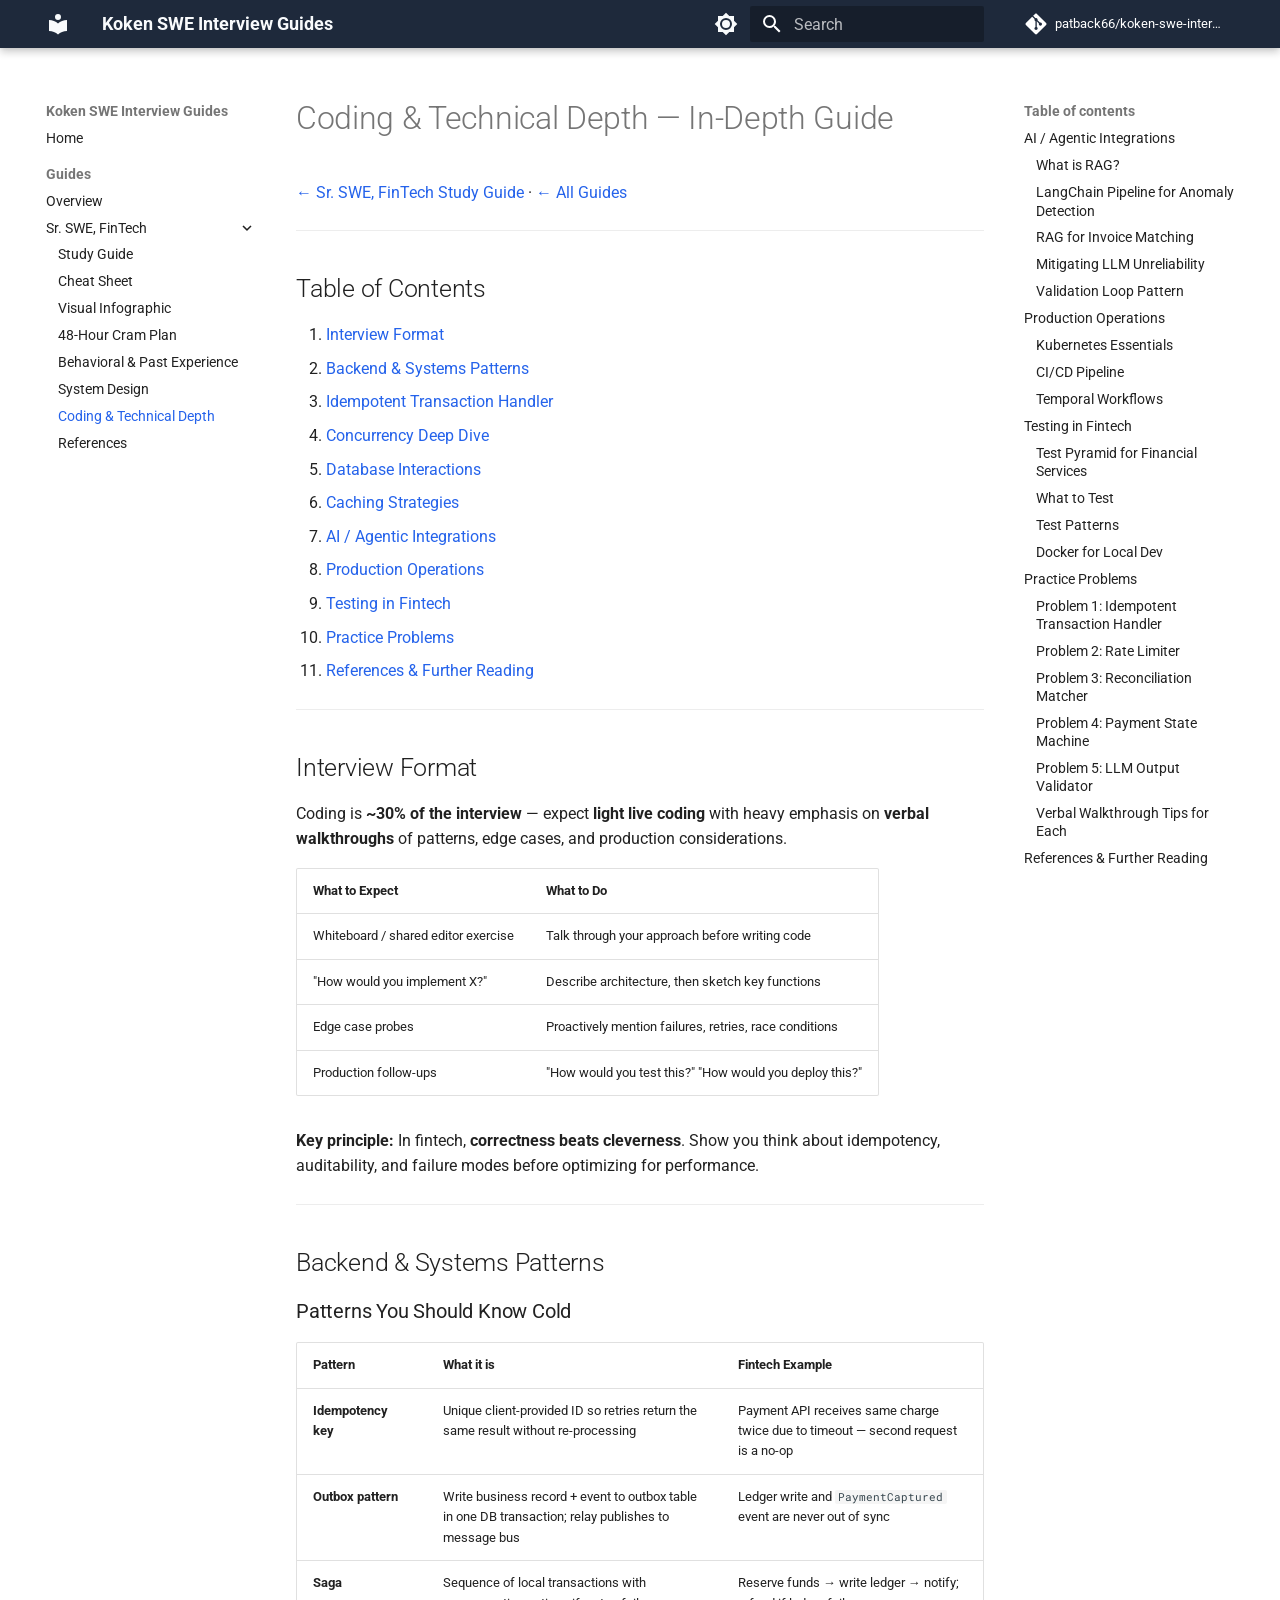
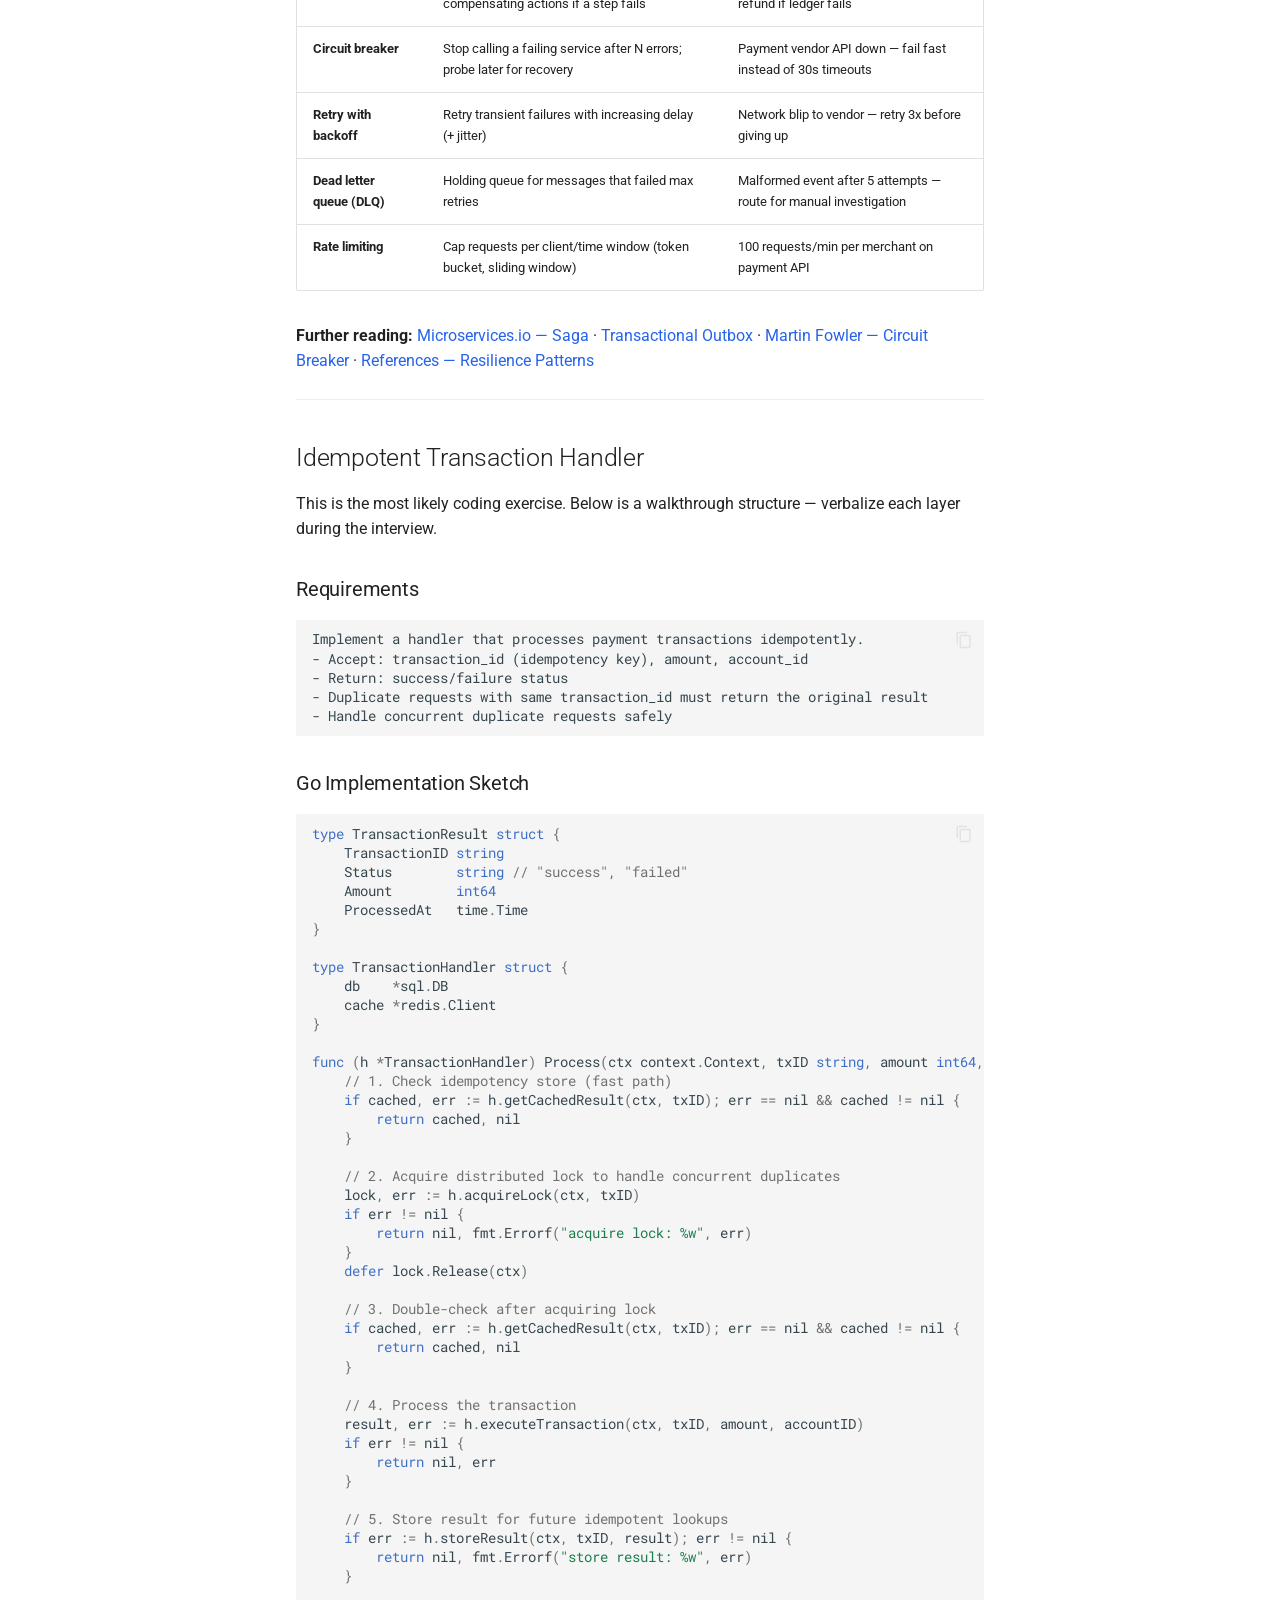
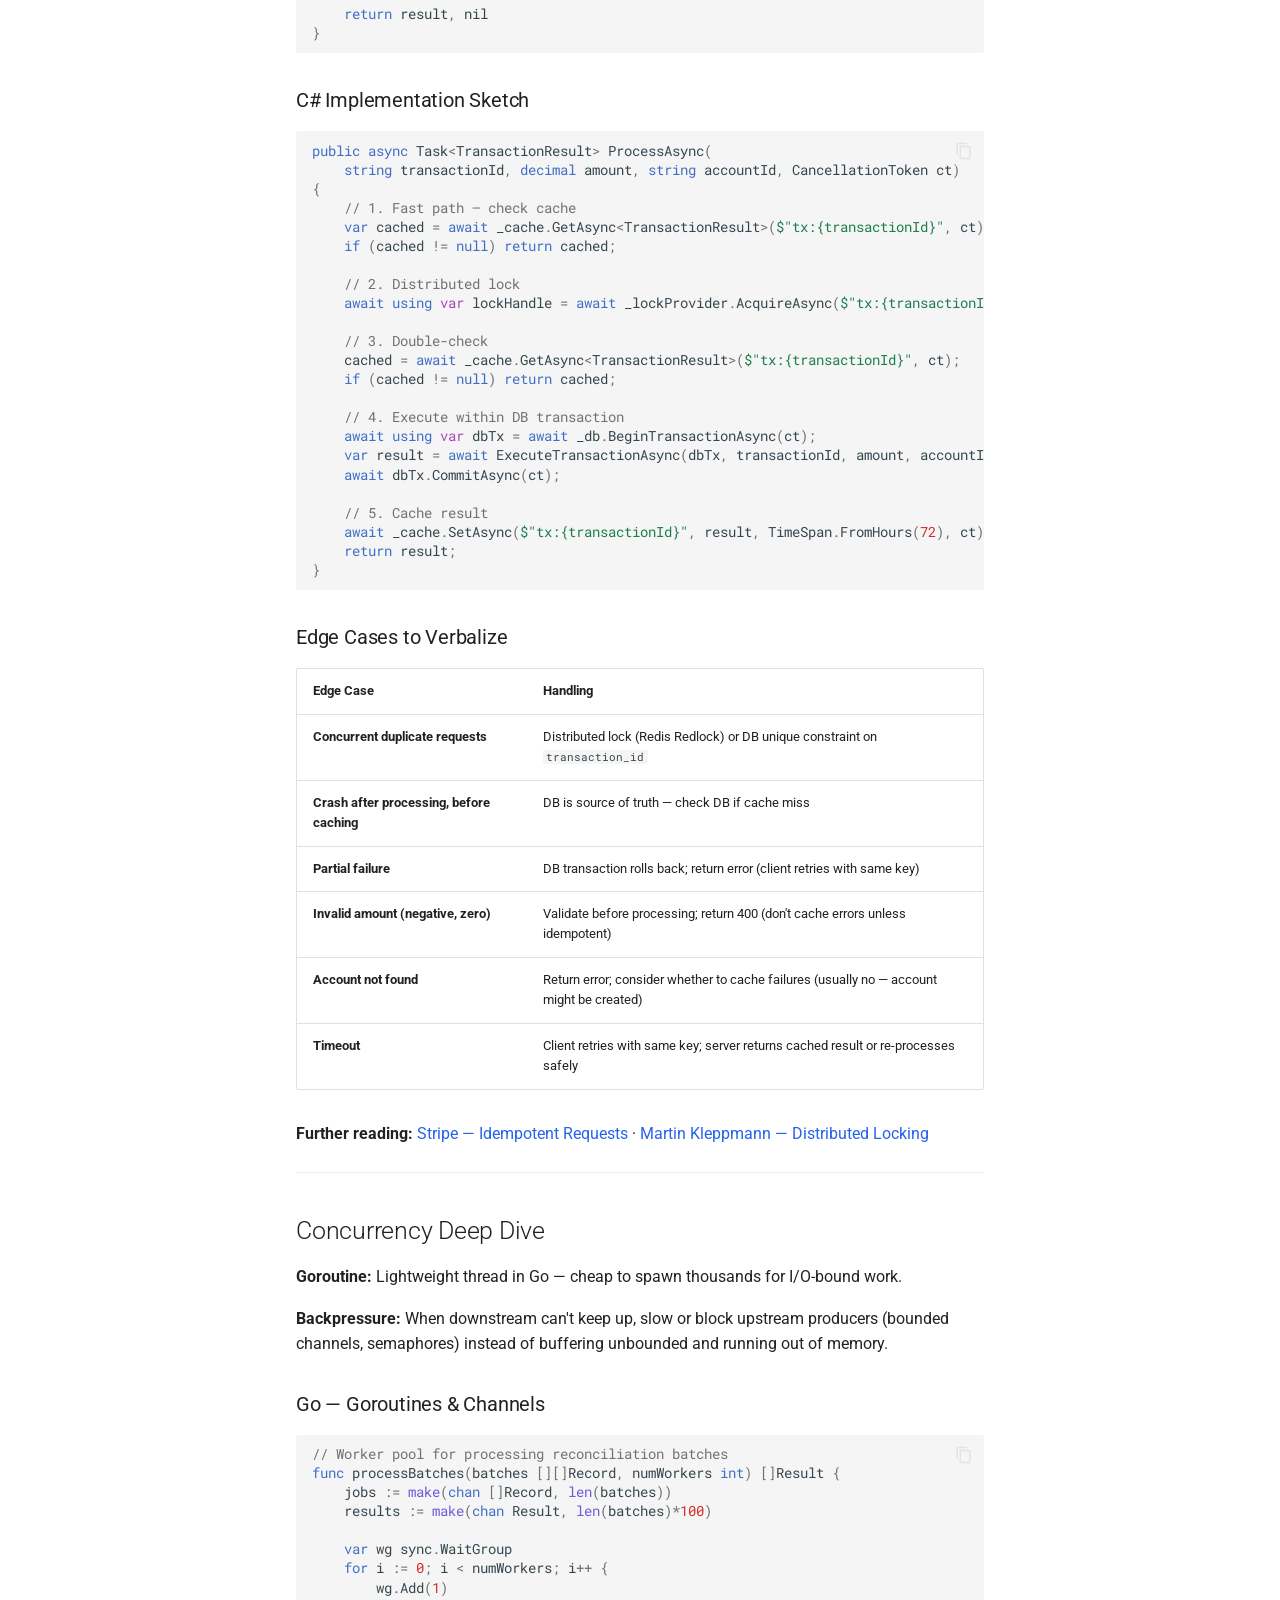
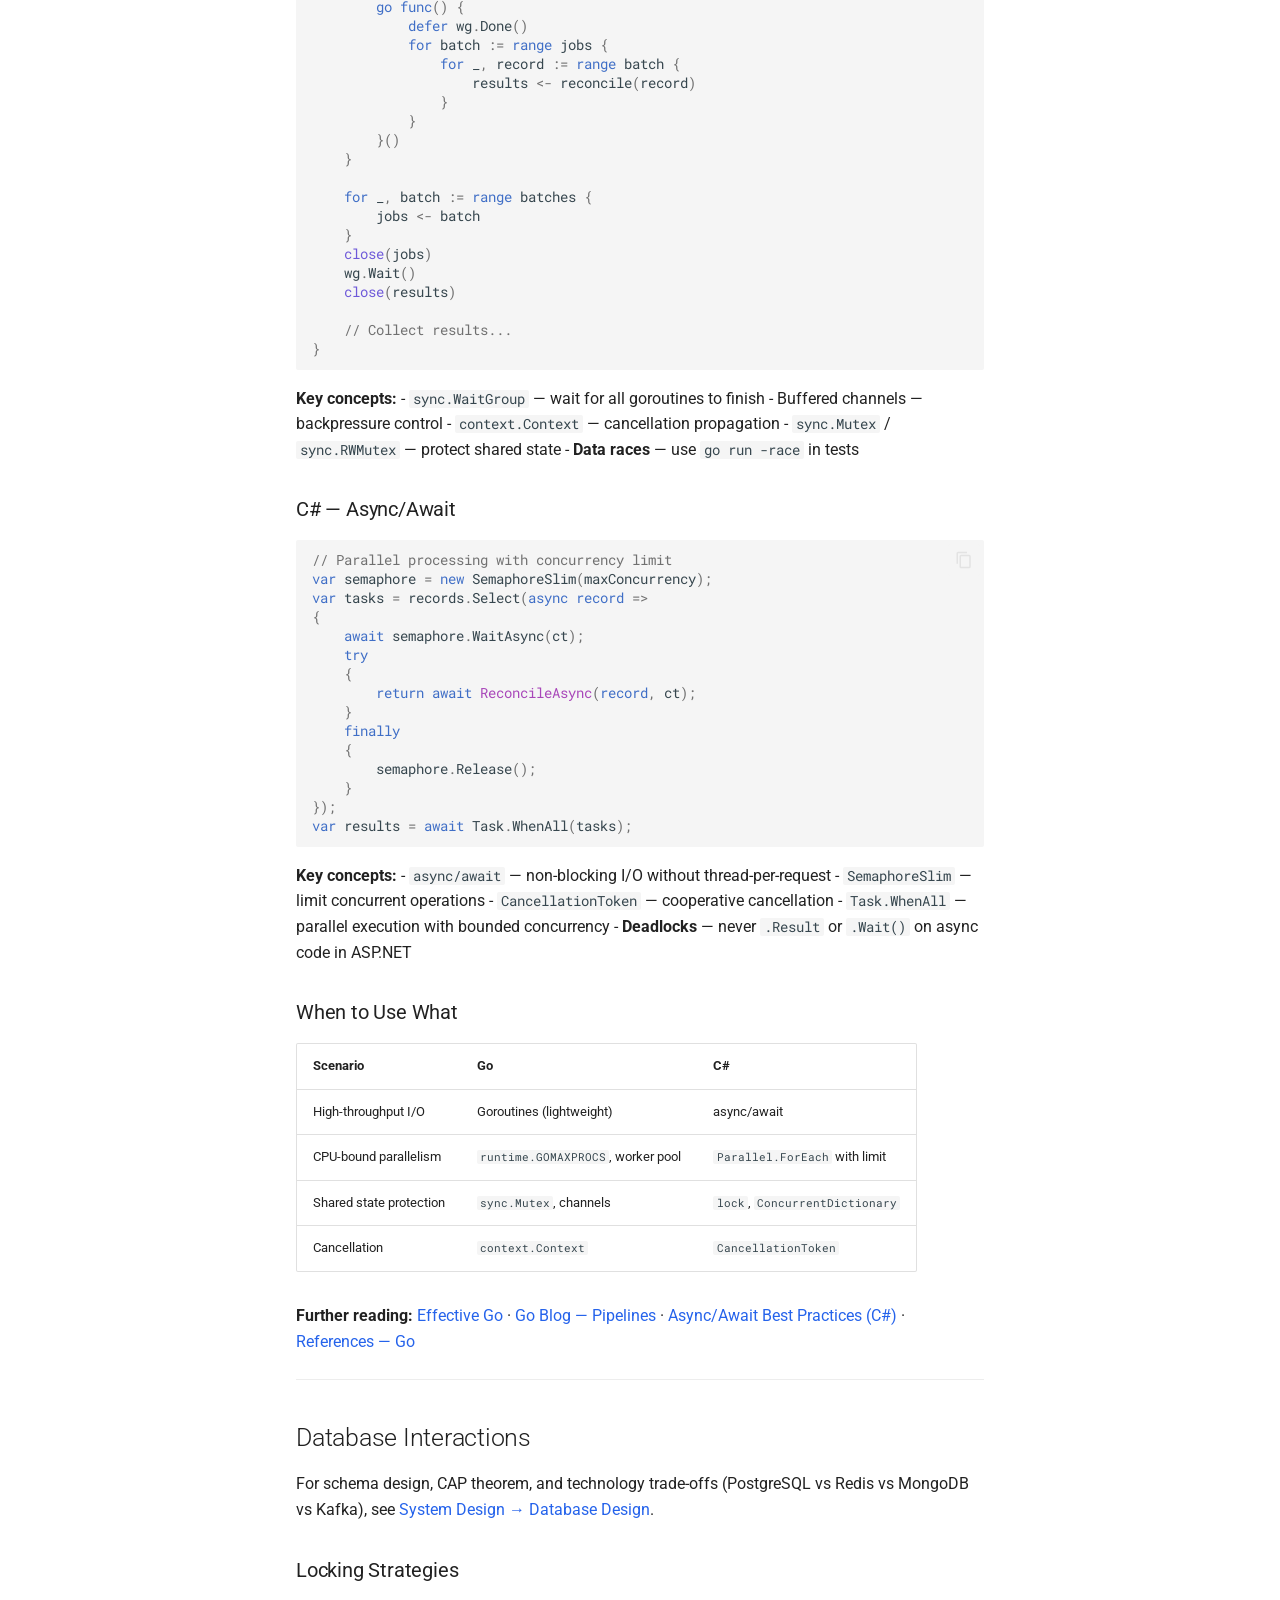
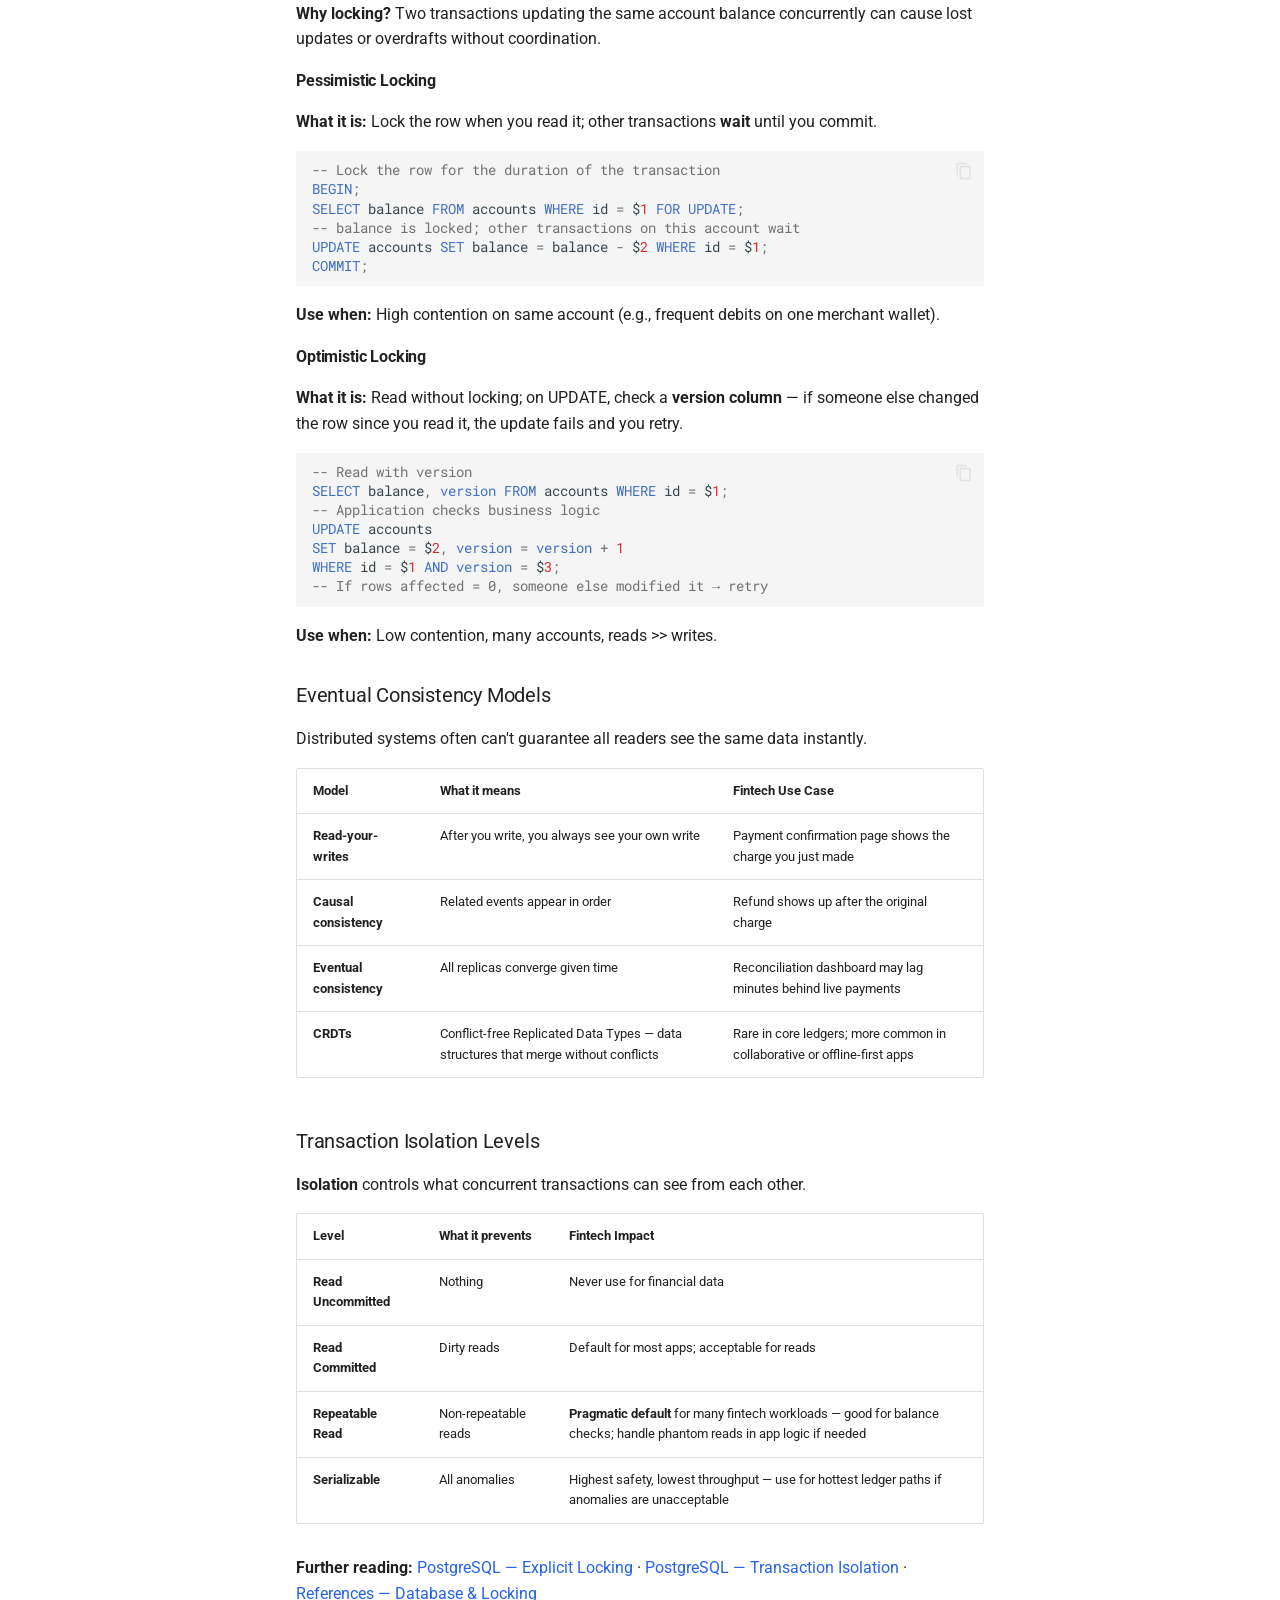
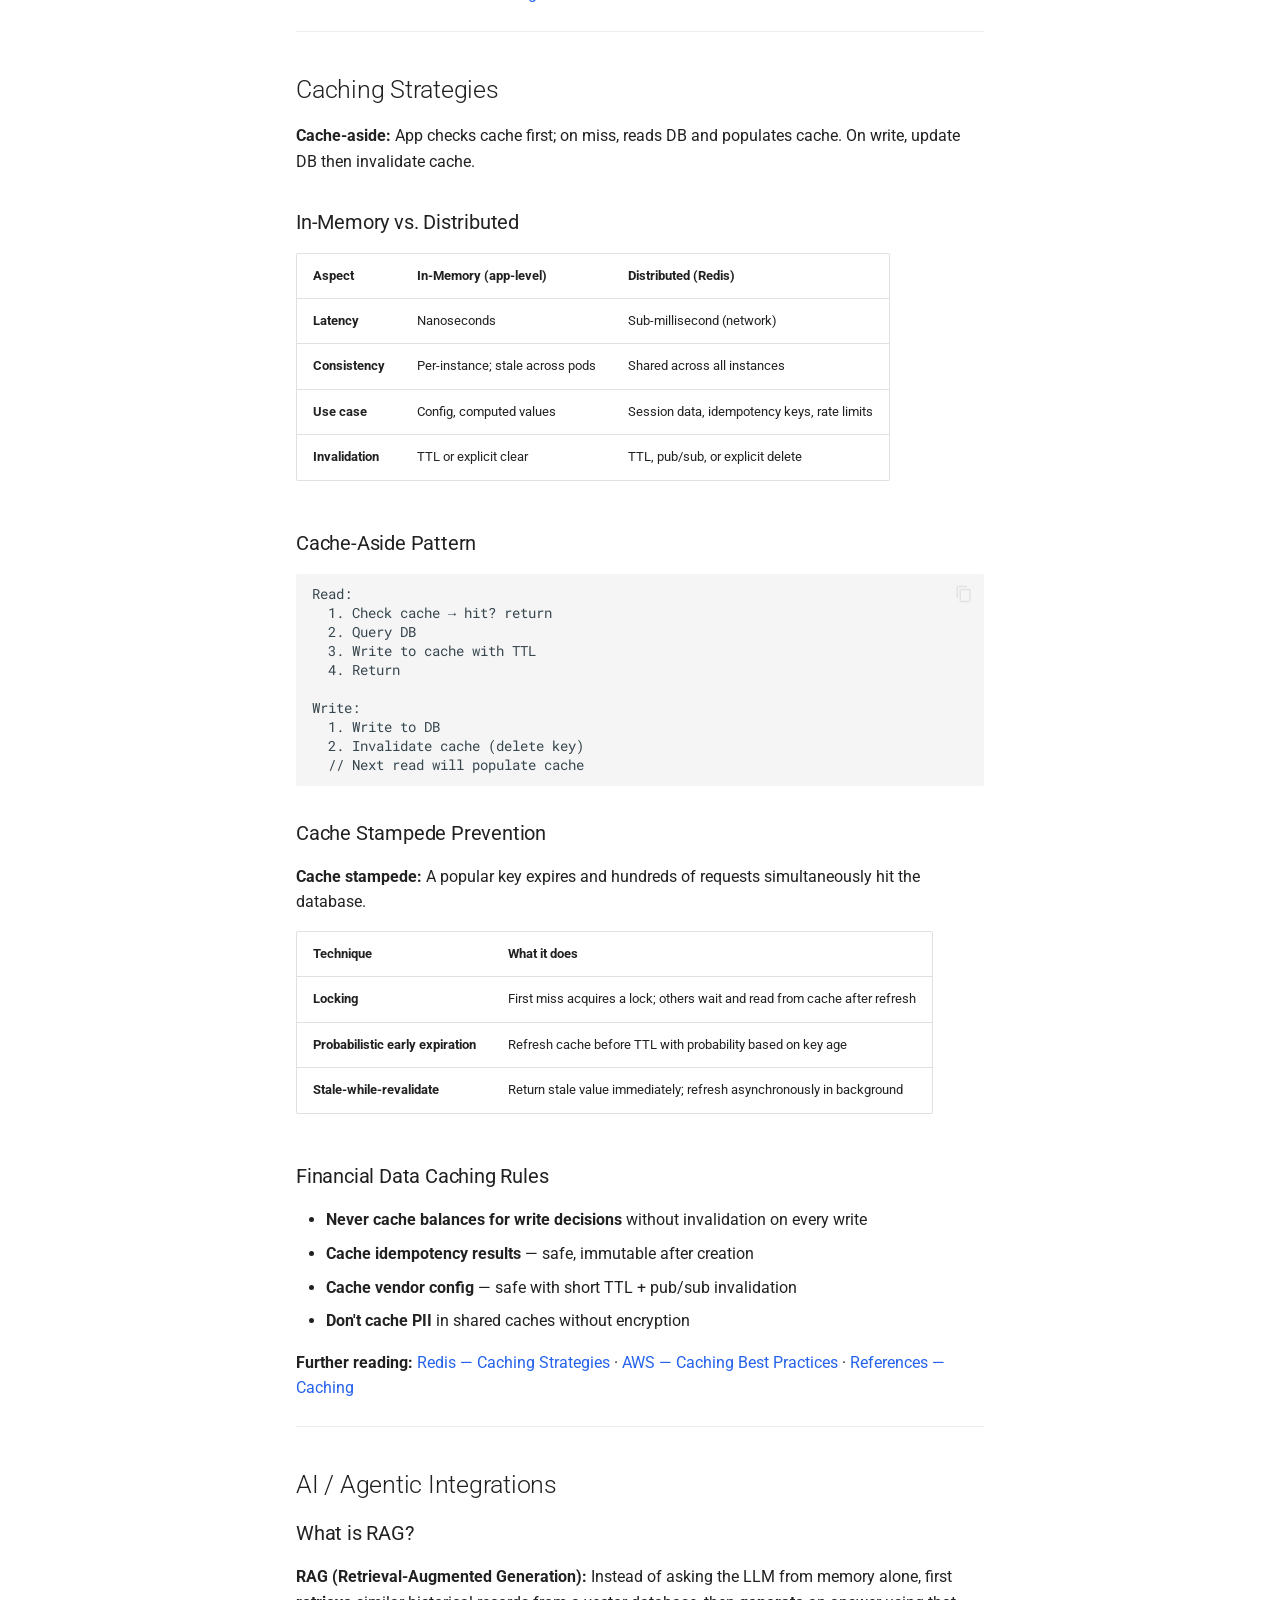
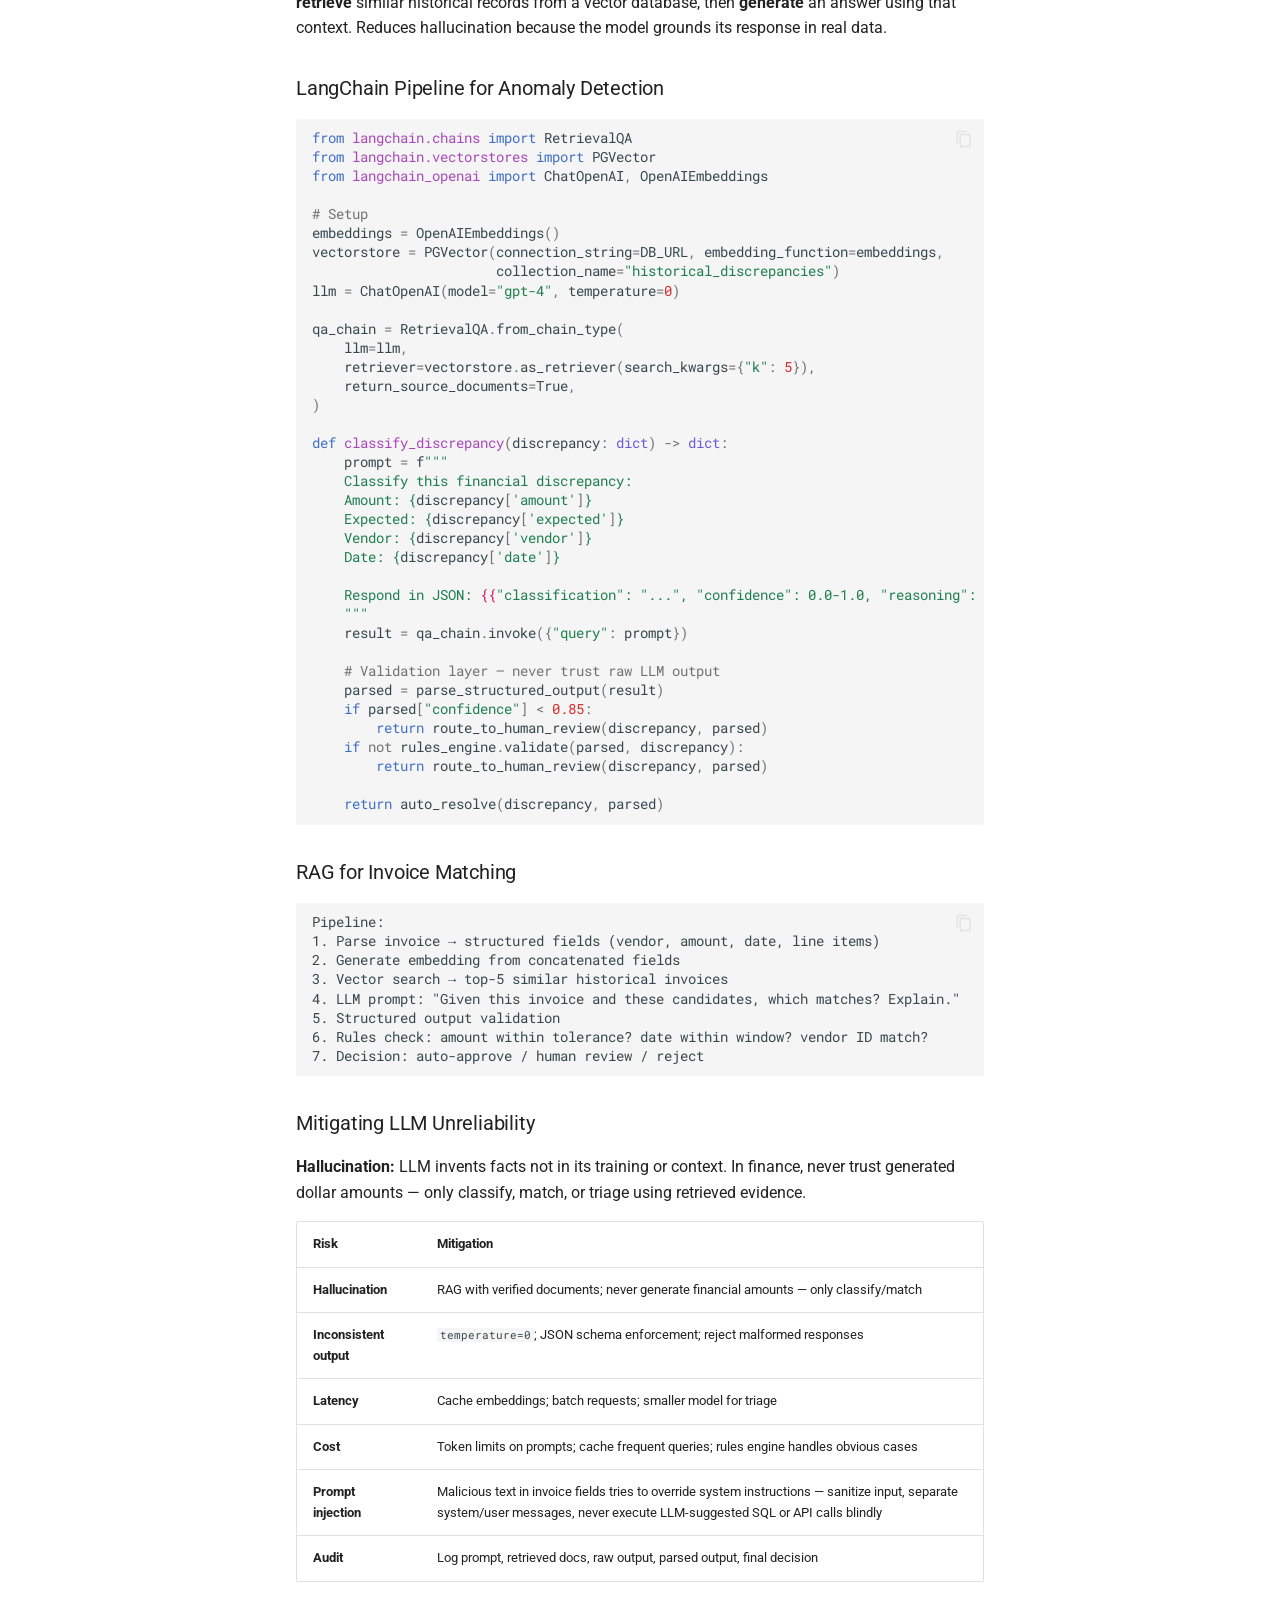
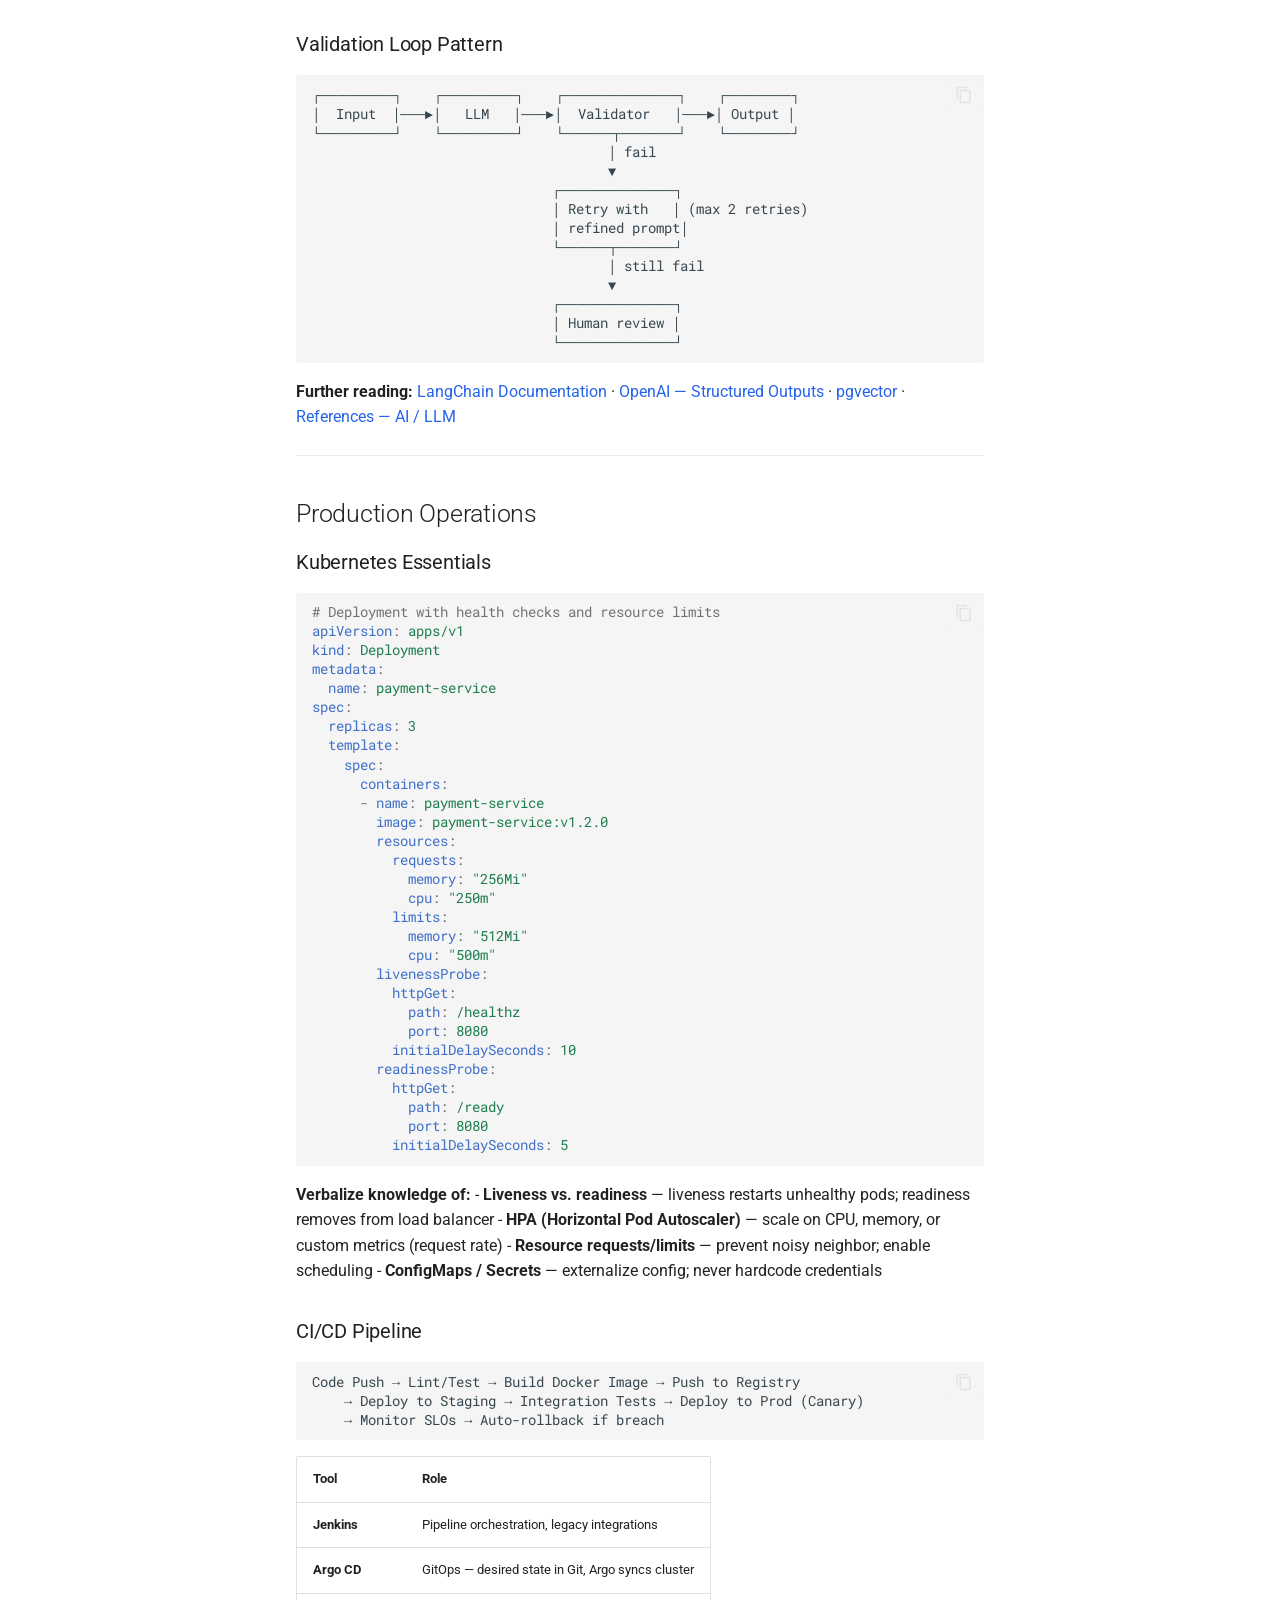
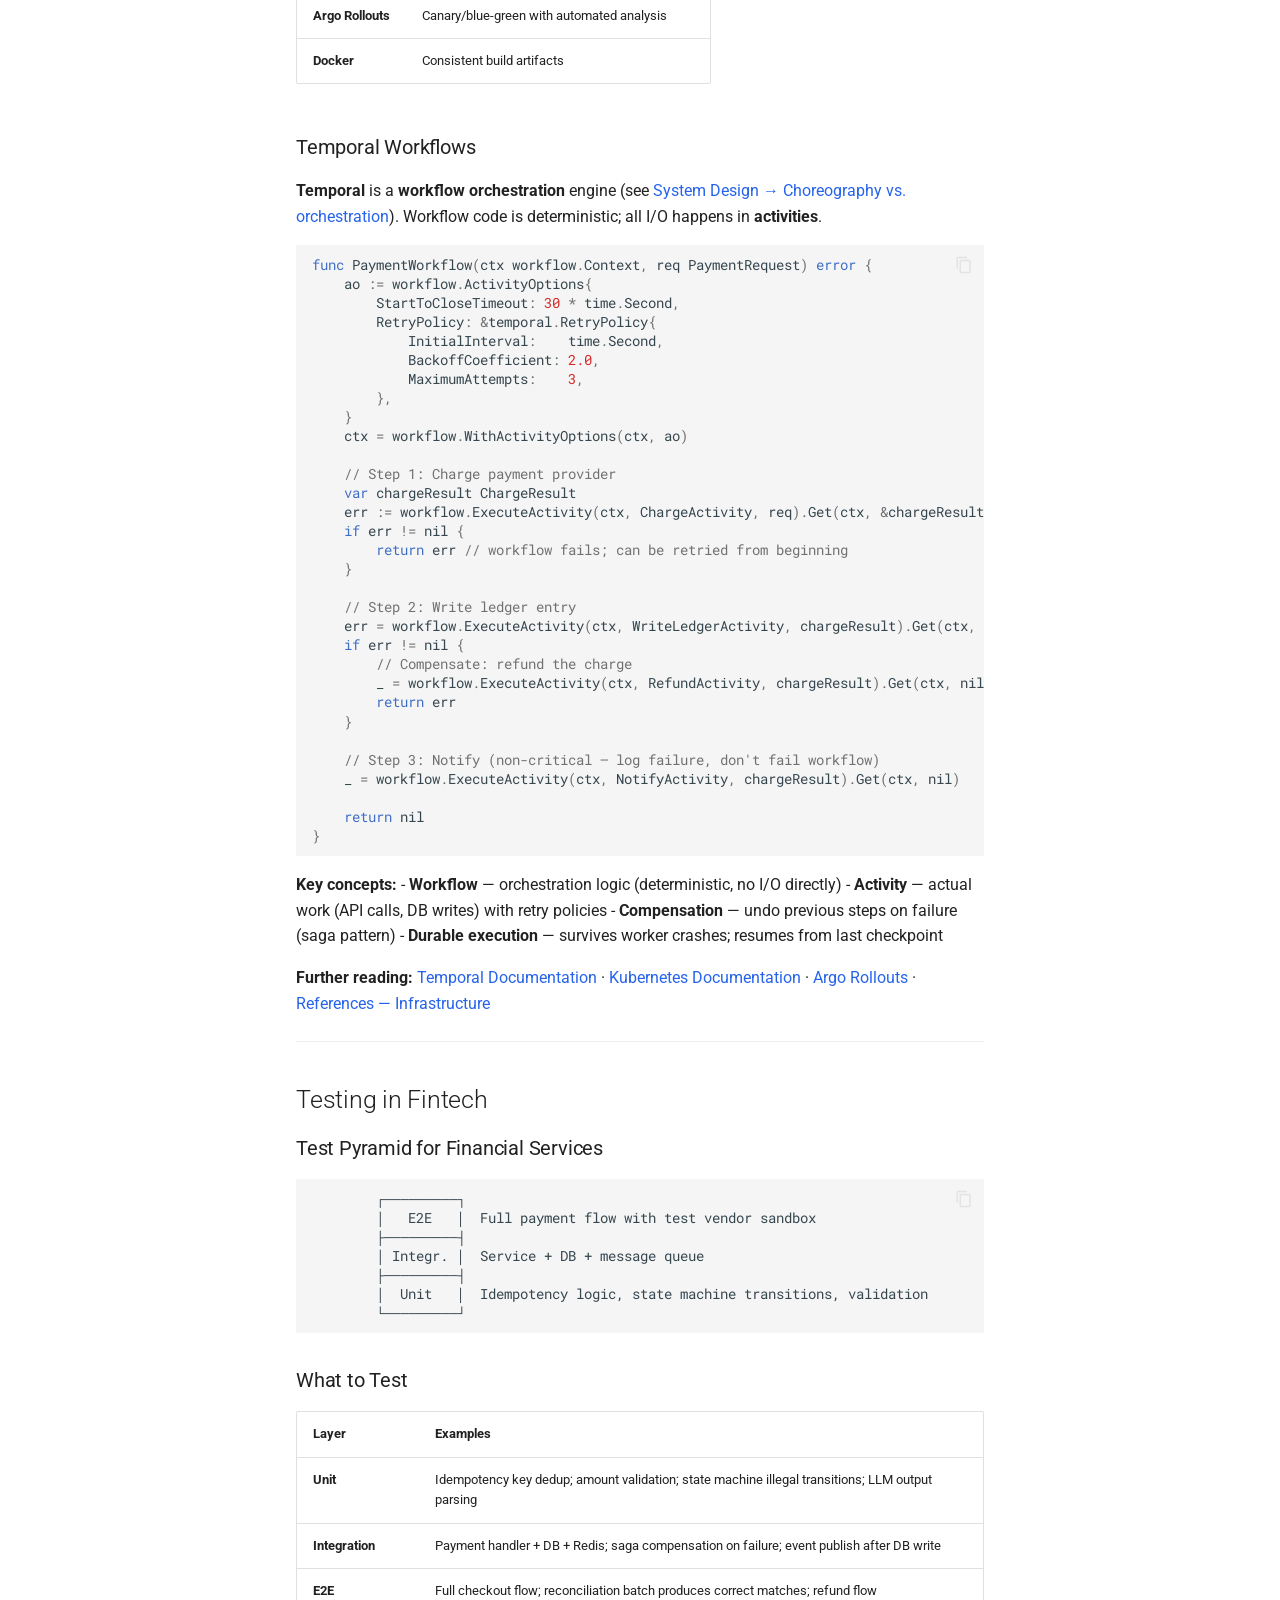
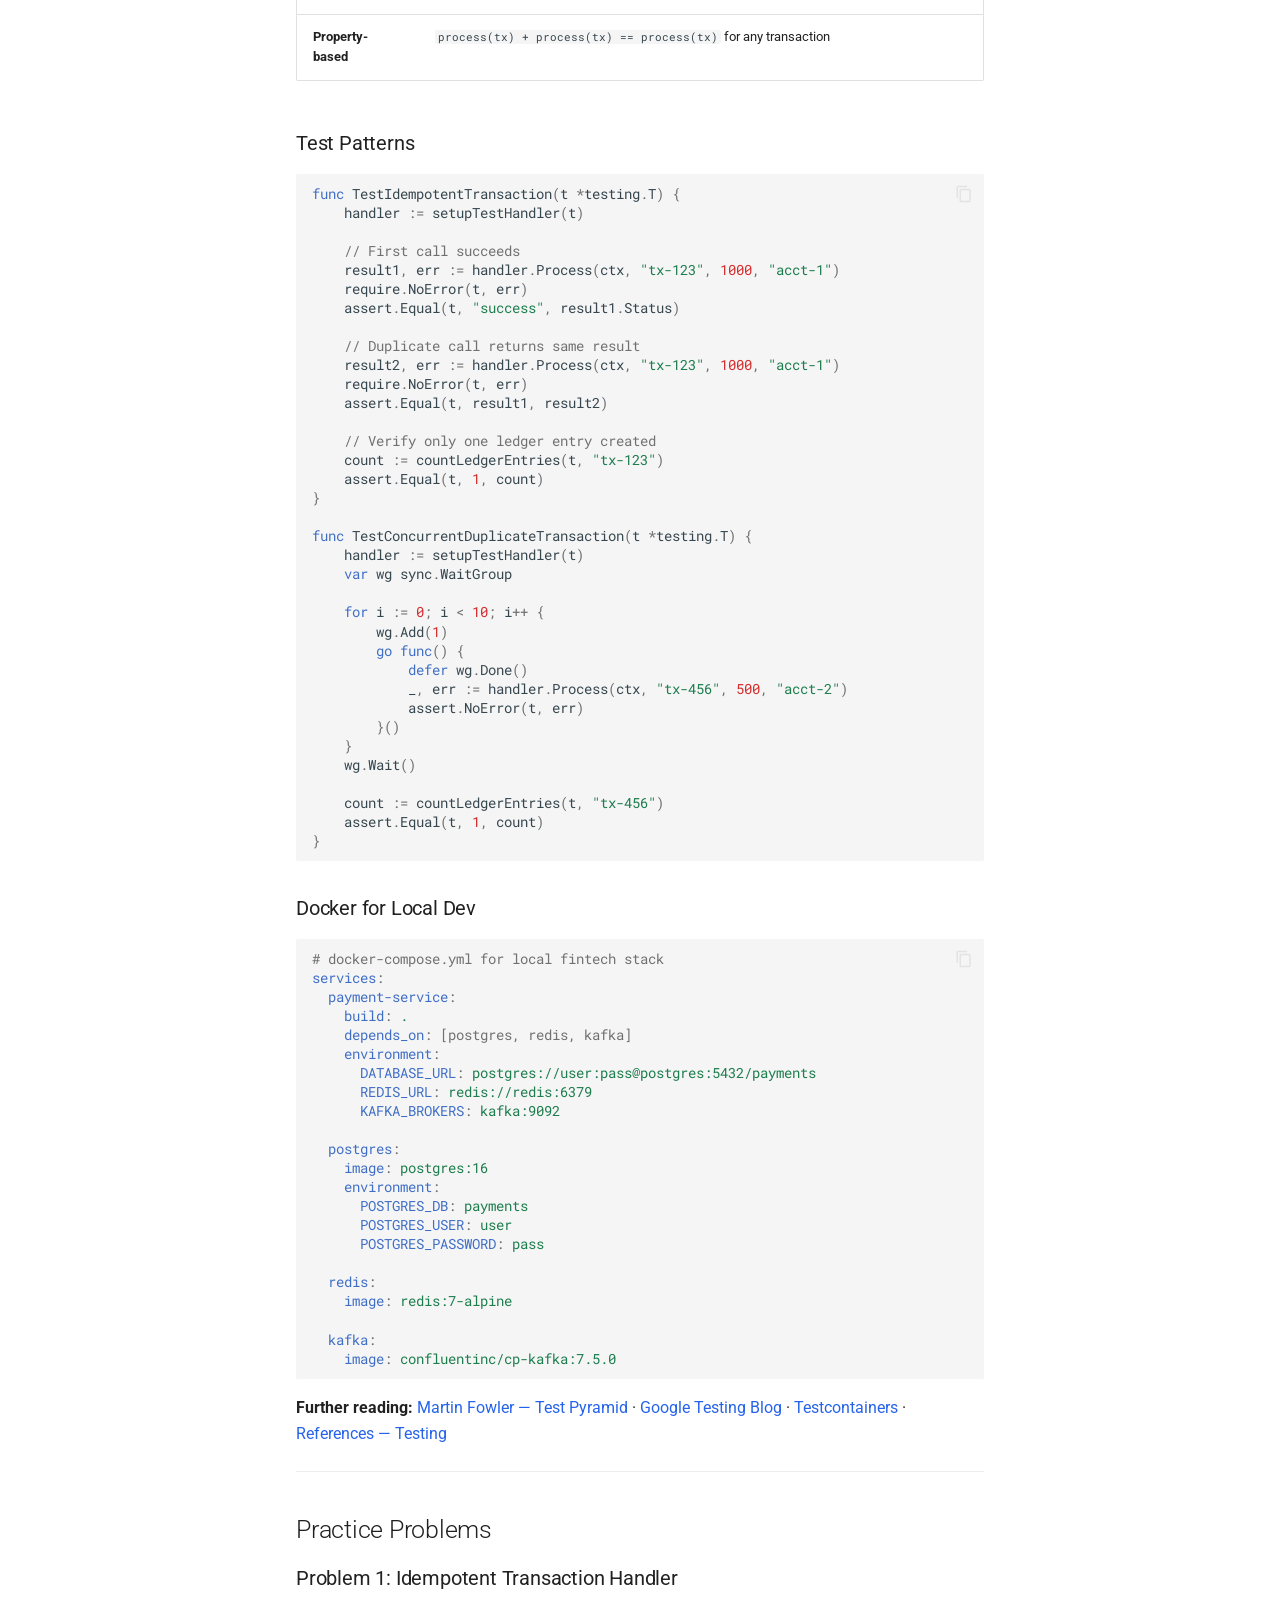
<file: guides/sr-swe-fintech/03-coding-technical-depth/index.html>
<!doctype html>
<html lang="en" class="no-js">
  <head>
    
      <meta charset="utf-8">
      <meta name="viewport" content="width=device-width,initial-scale=1">
      
        <meta name="description" content="Software engineering interview prep guides — behavioral, system design, and coding">
      
      
      
        <link rel="canonical" href="https://patback66.github.io/koken-swe-interview-guides/guides/sr-swe-fintech/03-coding-technical-depth/">
      
      
        <link rel="prev" href="../02-system-design/">
      
      
        <link rel="next" href="../references/">
      
      
        
      
      
      <link rel="icon" href="../../../assets/images/favicon.png">
      <meta name="generator" content="mkdocs-1.6.1, mkdocs-material-9.7.6">
    
    
      
        <title>Coding & Technical Depth - Koken SWE Interview Guides</title>
      
    
    
      <link rel="stylesheet" href="../../../assets/stylesheets/main.484c7ddc.min.css">
      
        
        <link rel="stylesheet" href="../../../assets/stylesheets/palette.ab4e12ef.min.css">
      
      


    
    
      
    
    
      
        
        
        <link rel="preconnect" href="https://fonts.gstatic.com" crossorigin>
        <link rel="stylesheet" href="https://fonts.googleapis.com/css?family=Roboto:300,300i,400,400i,700,700i%7CRoboto+Mono:400,400i,700,700i&display=fallback">
        <style>:root{--md-text-font:"Roboto";--md-code-font:"Roboto Mono"}</style>
      
    
    
      <link rel="stylesheet" href="../../../stylesheets/extra.css">
    
    <script>__md_scope=new URL("../../..",location),__md_hash=e=>[...e].reduce(((e,_)=>(e<<5)-e+_.charCodeAt(0)),0),__md_get=(e,_=localStorage,t=__md_scope)=>JSON.parse(_.getItem(t.pathname+"."+e)),__md_set=(e,_,t=localStorage,a=__md_scope)=>{try{t.setItem(a.pathname+"."+e,JSON.stringify(_))}catch(e){}}</script>
    
      

    
    
  </head>
  
  
    
    
      
    
    
    
    
    <body dir="ltr" data-md-color-scheme="default" data-md-color-primary="blue" data-md-color-accent="blue">
  
    
    <input class="md-toggle" data-md-toggle="drawer" type="checkbox" id="__drawer" autocomplete="off">
    <input class="md-toggle" data-md-toggle="search" type="checkbox" id="__search" autocomplete="off">
    <label class="md-overlay" for="__drawer"></label>
    <div data-md-component="skip">
      
        
        <a href="#coding-technical-depth-in-depth-guide" class="md-skip">
          Skip to content
        </a>
      
    </div>
    <div data-md-component="announce">
      
    </div>
    
    
      

  

<header class="md-header md-header--shadow" data-md-component="header">
  <nav class="md-header__inner md-grid" aria-label="Header">
    <a href="../../.." title="Koken SWE Interview Guides" class="md-header__button md-logo" aria-label="Koken SWE Interview Guides" data-md-component="logo">
      
  
  <svg xmlns="http://www.w3.org/2000/svg" viewBox="0 0 24 24"><path d="M12 8a3 3 0 0 0 3-3 3 3 0 0 0-3-3 3 3 0 0 0-3 3 3 3 0 0 0 3 3m0 3.54C9.64 9.35 6.5 8 3 8v11c3.5 0 6.64 1.35 9 3.54 2.36-2.19 5.5-3.54 9-3.54V8c-3.5 0-6.64 1.35-9 3.54"/></svg>

    </a>
    <label class="md-header__button md-icon" for="__drawer">
      
      <svg xmlns="http://www.w3.org/2000/svg" viewBox="0 0 24 24"><path d="M3 6h18v2H3zm0 5h18v2H3zm0 5h18v2H3z"/></svg>
    </label>
    <div class="md-header__title" data-md-component="header-title">
      <div class="md-header__ellipsis">
        <div class="md-header__topic">
          <span class="md-ellipsis">
            Koken SWE Interview Guides
          </span>
        </div>
        <div class="md-header__topic" data-md-component="header-topic">
          <span class="md-ellipsis">
            
              Coding & Technical Depth
            
          </span>
        </div>
      </div>
    </div>
    
      
        <form class="md-header__option" data-md-component="palette">
  
    
    
    
    <input class="md-option" data-md-color-media="(prefers-color-scheme: light)" data-md-color-scheme="default" data-md-color-primary="blue" data-md-color-accent="blue"  aria-label="Switch to dark mode"  type="radio" name="__palette" id="__palette_0">
    
      <label class="md-header__button md-icon" title="Switch to dark mode" for="__palette_1" hidden>
        <svg xmlns="http://www.w3.org/2000/svg" viewBox="0 0 24 24"><path d="M12 8a4 4 0 0 0-4 4 4 4 0 0 0 4 4 4 4 0 0 0 4-4 4 4 0 0 0-4-4m0 10a6 6 0 0 1-6-6 6 6 0 0 1 6-6 6 6 0 0 1 6 6 6 6 0 0 1-6 6m8-9.31V4h-4.69L12 .69 8.69 4H4v4.69L.69 12 4 15.31V20h4.69L12 23.31 15.31 20H20v-4.69L23.31 12z"/></svg>
      </label>
    
  
    
    
    
    <input class="md-option" data-md-color-media="(prefers-color-scheme: dark)" data-md-color-scheme="slate" data-md-color-primary="blue" data-md-color-accent="blue"  aria-label="Switch to light mode"  type="radio" name="__palette" id="__palette_1">
    
      <label class="md-header__button md-icon" title="Switch to light mode" for="__palette_0" hidden>
        <svg xmlns="http://www.w3.org/2000/svg" viewBox="0 0 24 24"><path d="M12 18c-.89 0-1.74-.2-2.5-.55C11.56 16.5 13 14.42 13 12s-1.44-4.5-3.5-5.45C10.26 6.2 11.11 6 12 6a6 6 0 0 1 6 6 6 6 0 0 1-6 6m8-9.31V4h-4.69L12 .69 8.69 4H4v4.69L.69 12 4 15.31V20h4.69L12 23.31 15.31 20H20v-4.69L23.31 12z"/></svg>
      </label>
    
  
</form>
      
    
    
      <script>var palette=__md_get("__palette");if(palette&&palette.color){if("(prefers-color-scheme)"===palette.color.media){var media=matchMedia("(prefers-color-scheme: light)"),input=document.querySelector(media.matches?"[data-md-color-media='(prefers-color-scheme: light)']":"[data-md-color-media='(prefers-color-scheme: dark)']");palette.color.media=input.getAttribute("data-md-color-media"),palette.color.scheme=input.getAttribute("data-md-color-scheme"),palette.color.primary=input.getAttribute("data-md-color-primary"),palette.color.accent=input.getAttribute("data-md-color-accent")}for(var[key,value]of Object.entries(palette.color))document.body.setAttribute("data-md-color-"+key,value)}</script>
    
    
    
      
      
        <label class="md-header__button md-icon" for="__search">
          
          <svg xmlns="http://www.w3.org/2000/svg" viewBox="0 0 24 24"><path d="M9.5 3A6.5 6.5 0 0 1 16 9.5c0 1.61-.59 3.09-1.56 4.23l.27.27h.79l5 5-1.5 1.5-5-5v-.79l-.27-.27A6.52 6.52 0 0 1 9.5 16 6.5 6.5 0 0 1 3 9.5 6.5 6.5 0 0 1 9.5 3m0 2C7 5 5 7 5 9.5S7 14 9.5 14 14 12 14 9.5 12 5 9.5 5"/></svg>
        </label>
        <div class="md-search" data-md-component="search" role="dialog">
  <label class="md-search__overlay" for="__search"></label>
  <div class="md-search__inner" role="search">
    <form class="md-search__form" name="search">
      <input type="text" class="md-search__input" name="query" aria-label="Search" placeholder="Search" autocapitalize="off" autocorrect="off" autocomplete="off" spellcheck="false" data-md-component="search-query" required>
      <label class="md-search__icon md-icon" for="__search">
        
        <svg xmlns="http://www.w3.org/2000/svg" viewBox="0 0 24 24"><path d="M9.5 3A6.5 6.5 0 0 1 16 9.5c0 1.61-.59 3.09-1.56 4.23l.27.27h.79l5 5-1.5 1.5-5-5v-.79l-.27-.27A6.52 6.52 0 0 1 9.5 16 6.5 6.5 0 0 1 3 9.5 6.5 6.5 0 0 1 9.5 3m0 2C7 5 5 7 5 9.5S7 14 9.5 14 14 12 14 9.5 12 5 9.5 5"/></svg>
        
        <svg xmlns="http://www.w3.org/2000/svg" viewBox="0 0 24 24"><path d="M20 11v2H8l5.5 5.5-1.42 1.42L4.16 12l7.92-7.92L13.5 5.5 8 11z"/></svg>
      </label>
      <nav class="md-search__options" aria-label="Search">
        
        <button type="reset" class="md-search__icon md-icon" title="Clear" aria-label="Clear" tabindex="-1">
          
          <svg xmlns="http://www.w3.org/2000/svg" viewBox="0 0 24 24"><path d="M19 6.41 17.59 5 12 10.59 6.41 5 5 6.41 10.59 12 5 17.59 6.41 19 12 13.41 17.59 19 19 17.59 13.41 12z"/></svg>
        </button>
      </nav>
      
        <div class="md-search__suggest" data-md-component="search-suggest"></div>
      
    </form>
    <div class="md-search__output">
      <div class="md-search__scrollwrap" tabindex="0" data-md-scrollfix>
        <div class="md-search-result" data-md-component="search-result">
          <div class="md-search-result__meta">
            Initializing search
          </div>
          <ol class="md-search-result__list" role="presentation"></ol>
        </div>
      </div>
    </div>
  </div>
</div>
      
    
    
      <div class="md-header__source">
        <a href="https://github.com/patback66/koken-swe-interview-guides" title="Go to repository" class="md-source" data-md-component="source">
  <div class="md-source__icon md-icon">
    
    <svg xmlns="http://www.w3.org/2000/svg" viewBox="0 0 448 512"><!--! Font Awesome Free 7.1.0 by @fontawesome - https://fontawesome.com License - https://fontawesome.com/license/free (Icons: CC BY 4.0, Fonts: SIL OFL 1.1, Code: MIT License) Copyright 2025 Fonticons, Inc.--><path d="M439.6 236.1 244 40.5c-5.4-5.5-12.8-8.5-20.4-8.5s-15 3-20.4 8.4L162.5 81l51.5 51.5c27.1-9.1 52.7 16.8 43.4 43.7l49.7 49.7c34.2-11.8 61.2 31 35.5 56.7-26.5 26.5-70.2-2.9-56-37.3L240.3 199v121.9c25.3 12.5 22.3 41.8 9.1 55-6.4 6.4-15.2 10.1-24.3 10.1s-17.8-3.6-24.3-10.1c-17.6-17.6-11.1-46.9 11.2-56v-123c-20.8-8.5-24.6-30.7-18.6-45L142.6 101 8.5 235.1C3 240.6 0 247.9 0 255.5s3 15 8.5 20.4l195.6 195.7c5.4 5.4 12.7 8.4 20.4 8.4s15-3 20.4-8.4l194.7-194.7c5.4-5.4 8.4-12.8 8.4-20.4s-3-15-8.4-20.4"/></svg>
  </div>
  <div class="md-source__repository">
    patback66/koken-swe-interview-guides
  </div>
</a>
      </div>
    
  </nav>
  
</header>
    
    <div class="md-container" data-md-component="container">
      
      
        
          
        
      
      <main class="md-main" data-md-component="main">
        <div class="md-main__inner md-grid">
          
            
              
              <div class="md-sidebar md-sidebar--primary" data-md-component="sidebar" data-md-type="navigation" >
                <div class="md-sidebar__scrollwrap">
                  <div class="md-sidebar__inner">
                    



<nav class="md-nav md-nav--primary" aria-label="Navigation" data-md-level="0">
  <label class="md-nav__title" for="__drawer">
    <a href="../../.." title="Koken SWE Interview Guides" class="md-nav__button md-logo" aria-label="Koken SWE Interview Guides" data-md-component="logo">
      
  
  <svg xmlns="http://www.w3.org/2000/svg" viewBox="0 0 24 24"><path d="M12 8a3 3 0 0 0 3-3 3 3 0 0 0-3-3 3 3 0 0 0-3 3 3 3 0 0 0 3 3m0 3.54C9.64 9.35 6.5 8 3 8v11c3.5 0 6.64 1.35 9 3.54 2.36-2.19 5.5-3.54 9-3.54V8c-3.5 0-6.64 1.35-9 3.54"/></svg>

    </a>
    Koken SWE Interview Guides
  </label>
  
    <div class="md-nav__source">
      <a href="https://github.com/patback66/koken-swe-interview-guides" title="Go to repository" class="md-source" data-md-component="source">
  <div class="md-source__icon md-icon">
    
    <svg xmlns="http://www.w3.org/2000/svg" viewBox="0 0 448 512"><!--! Font Awesome Free 7.1.0 by @fontawesome - https://fontawesome.com License - https://fontawesome.com/license/free (Icons: CC BY 4.0, Fonts: SIL OFL 1.1, Code: MIT License) Copyright 2025 Fonticons, Inc.--><path d="M439.6 236.1 244 40.5c-5.4-5.5-12.8-8.5-20.4-8.5s-15 3-20.4 8.4L162.5 81l51.5 51.5c27.1-9.1 52.7 16.8 43.4 43.7l49.7 49.7c34.2-11.8 61.2 31 35.5 56.7-26.5 26.5-70.2-2.9-56-37.3L240.3 199v121.9c25.3 12.5 22.3 41.8 9.1 55-6.4 6.4-15.2 10.1-24.3 10.1s-17.8-3.6-24.3-10.1c-17.6-17.6-11.1-46.9 11.2-56v-123c-20.8-8.5-24.6-30.7-18.6-45L142.6 101 8.5 235.1C3 240.6 0 247.9 0 255.5s3 15 8.5 20.4l195.6 195.7c5.4 5.4 12.7 8.4 20.4 8.4s15-3 20.4-8.4l194.7-194.7c5.4-5.4 8.4-12.8 8.4-20.4s-3-15-8.4-20.4"/></svg>
  </div>
  <div class="md-source__repository">
    patback66/koken-swe-interview-guides
  </div>
</a>
    </div>
  
  <ul class="md-nav__list" data-md-scrollfix>
    
      
      
  
  
  
  
    <li class="md-nav__item">
      <a href="../../.." class="md-nav__link">
        
  
  
  <span class="md-ellipsis">
    
  
    Home
  

    
  </span>
  
  

      </a>
    </li>
  

    
      
      
  
  
    
  
  
  
    
    
    
    
      
        
        
      
    
    
    <li class="md-nav__item md-nav__item--active md-nav__item--section md-nav__item--nested">
      
        
        
        <input class="md-nav__toggle md-toggle " type="checkbox" id="__nav_2" checked>
        
          
          <label class="md-nav__link" for="__nav_2" id="__nav_2_label" tabindex="">
            
  
  
  <span class="md-ellipsis">
    
  
    Guides
  

    
  </span>
  
  

            <span class="md-nav__icon md-icon"></span>
          </label>
        
        <nav class="md-nav" data-md-level="1" aria-labelledby="__nav_2_label" aria-expanded="true">
          <label class="md-nav__title" for="__nav_2">
            <span class="md-nav__icon md-icon"></span>
            
  
    Guides
  

          </label>
          <ul class="md-nav__list" data-md-scrollfix>
            
              
                
  
  
  
  
    <li class="md-nav__item">
      <a href="../../" class="md-nav__link">
        
  
  
  <span class="md-ellipsis">
    
  
    Overview
  

    
  </span>
  
  

      </a>
    </li>
  

              
            
              
                
  
  
    
  
  
  
    
    
    
    
      
    
    
    <li class="md-nav__item md-nav__item--active md-nav__item--nested">
      
        
        
        <input class="md-nav__toggle md-toggle " type="checkbox" id="__nav_2_2" checked>
        
          
          <label class="md-nav__link" for="__nav_2_2" id="__nav_2_2_label" tabindex="0">
            
  
  
  <span class="md-ellipsis">
    
  
    Sr. SWE, FinTech
  

    
  </span>
  
  

            <span class="md-nav__icon md-icon"></span>
          </label>
        
        <nav class="md-nav" data-md-level="2" aria-labelledby="__nav_2_2_label" aria-expanded="true">
          <label class="md-nav__title" for="__nav_2_2">
            <span class="md-nav__icon md-icon"></span>
            
  
    Sr. SWE, FinTech
  

          </label>
          <ul class="md-nav__list" data-md-scrollfix>
            
              
                
  
  
  
  
    <li class="md-nav__item">
      <a href="../" class="md-nav__link">
        
  
  
  <span class="md-ellipsis">
    
  
    Study Guide
  

    
  </span>
  
  

      </a>
    </li>
  

              
            
              
                
  
  
  
  
    <li class="md-nav__item">
      <a href="../cheat-sheet/" class="md-nav__link">
        
  
  
  <span class="md-ellipsis">
    
  
    Cheat Sheet
  

    
  </span>
  
  

      </a>
    </li>
  

              
            
              
                
  
  
  
  
    <li class="md-nav__item">
      <a href="../infographic/" class="md-nav__link">
        
  
  
  <span class="md-ellipsis">
    
  
    Visual Infographic
  

    
  </span>
  
  

      </a>
    </li>
  

              
            
              
                
  
  
  
  
    <li class="md-nav__item">
      <a href="../cram-plan/" class="md-nav__link">
        
  
  
  <span class="md-ellipsis">
    
  
    48-Hour Cram Plan
  

    
  </span>
  
  

      </a>
    </li>
  

              
            
              
                
  
  
  
  
    <li class="md-nav__item">
      <a href="../01-behavioral-past-experience/" class="md-nav__link">
        
  
  
  <span class="md-ellipsis">
    
  
    Behavioral & Past Experience
  

    
  </span>
  
  

      </a>
    </li>
  

              
            
              
                
  
  
  
  
    <li class="md-nav__item">
      <a href="../02-system-design/" class="md-nav__link">
        
  
  
  <span class="md-ellipsis">
    
  
    System Design
  

    
  </span>
  
  

      </a>
    </li>
  

              
            
              
                
  
  
    
  
  
  
    <li class="md-nav__item md-nav__item--active">
      
      <input class="md-nav__toggle md-toggle" type="checkbox" id="__toc">
      
      
        
      
      
        <label class="md-nav__link md-nav__link--active" for="__toc">
          
  
  
  <span class="md-ellipsis">
    
  
    Coding & Technical Depth
  

    
  </span>
  
  

          <span class="md-nav__icon md-icon"></span>
        </label>
      
      <a href="./" class="md-nav__link md-nav__link--active">
        
  
  
  <span class="md-ellipsis">
    
  
    Coding & Technical Depth
  

    
  </span>
  
  

      </a>
      
        

<nav class="md-nav md-nav--secondary" aria-label="Table of contents">
  
  
  
    
  
  
    <label class="md-nav__title" for="__toc">
      <span class="md-nav__icon md-icon"></span>
      Table of contents
    </label>
    <ul class="md-nav__list" data-md-component="toc" data-md-scrollfix>
      
        <li class="md-nav__item">
  <a href="#table-of-contents" class="md-nav__link">
    <span class="md-ellipsis">
      
        Table of Contents
      
    </span>
  </a>
  
</li>
      
        <li class="md-nav__item">
  <a href="#interview-format" class="md-nav__link">
    <span class="md-ellipsis">
      
        Interview Format
      
    </span>
  </a>
  
</li>
      
        <li class="md-nav__item">
  <a href="#backend-systems-patterns" class="md-nav__link">
    <span class="md-ellipsis">
      
        Backend &amp; Systems Patterns
      
    </span>
  </a>
  
    <nav class="md-nav" aria-label="Backend &amp; Systems Patterns">
      <ul class="md-nav__list">
        
          <li class="md-nav__item">
  <a href="#patterns-you-should-know-cold" class="md-nav__link">
    <span class="md-ellipsis">
      
        Patterns You Should Know Cold
      
    </span>
  </a>
  
</li>
        
      </ul>
    </nav>
  
</li>
      
        <li class="md-nav__item">
  <a href="#idempotent-transaction-handler" class="md-nav__link">
    <span class="md-ellipsis">
      
        Idempotent Transaction Handler
      
    </span>
  </a>
  
    <nav class="md-nav" aria-label="Idempotent Transaction Handler">
      <ul class="md-nav__list">
        
          <li class="md-nav__item">
  <a href="#requirements" class="md-nav__link">
    <span class="md-ellipsis">
      
        Requirements
      
    </span>
  </a>
  
</li>
        
          <li class="md-nav__item">
  <a href="#go-implementation-sketch" class="md-nav__link">
    <span class="md-ellipsis">
      
        Go Implementation Sketch
      
    </span>
  </a>
  
</li>
        
          <li class="md-nav__item">
  <a href="#c-implementation-sketch" class="md-nav__link">
    <span class="md-ellipsis">
      
        C# Implementation Sketch
      
    </span>
  </a>
  
</li>
        
          <li class="md-nav__item">
  <a href="#edge-cases-to-verbalize" class="md-nav__link">
    <span class="md-ellipsis">
      
        Edge Cases to Verbalize
      
    </span>
  </a>
  
</li>
        
      </ul>
    </nav>
  
</li>
      
        <li class="md-nav__item">
  <a href="#concurrency-deep-dive" class="md-nav__link">
    <span class="md-ellipsis">
      
        Concurrency Deep Dive
      
    </span>
  </a>
  
    <nav class="md-nav" aria-label="Concurrency Deep Dive">
      <ul class="md-nav__list">
        
          <li class="md-nav__item">
  <a href="#go-goroutines-channels" class="md-nav__link">
    <span class="md-ellipsis">
      
        Go — Goroutines &amp; Channels
      
    </span>
  </a>
  
</li>
        
          <li class="md-nav__item">
  <a href="#c-asyncawait" class="md-nav__link">
    <span class="md-ellipsis">
      
        C# — Async/Await
      
    </span>
  </a>
  
</li>
        
          <li class="md-nav__item">
  <a href="#when-to-use-what" class="md-nav__link">
    <span class="md-ellipsis">
      
        When to Use What
      
    </span>
  </a>
  
</li>
        
      </ul>
    </nav>
  
</li>
      
        <li class="md-nav__item">
  <a href="#database-interactions" class="md-nav__link">
    <span class="md-ellipsis">
      
        Database Interactions
      
    </span>
  </a>
  
    <nav class="md-nav" aria-label="Database Interactions">
      <ul class="md-nav__list">
        
          <li class="md-nav__item">
  <a href="#locking-strategies" class="md-nav__link">
    <span class="md-ellipsis">
      
        Locking Strategies
      
    </span>
  </a>
  
    <nav class="md-nav" aria-label="Locking Strategies">
      <ul class="md-nav__list">
        
          <li class="md-nav__item">
  <a href="#pessimistic-locking" class="md-nav__link">
    <span class="md-ellipsis">
      
        Pessimistic Locking
      
    </span>
  </a>
  
</li>
        
          <li class="md-nav__item">
  <a href="#optimistic-locking" class="md-nav__link">
    <span class="md-ellipsis">
      
        Optimistic Locking
      
    </span>
  </a>
  
</li>
        
      </ul>
    </nav>
  
</li>
        
          <li class="md-nav__item">
  <a href="#eventual-consistency-models" class="md-nav__link">
    <span class="md-ellipsis">
      
        Eventual Consistency Models
      
    </span>
  </a>
  
</li>
        
          <li class="md-nav__item">
  <a href="#transaction-isolation-levels" class="md-nav__link">
    <span class="md-ellipsis">
      
        Transaction Isolation Levels
      
    </span>
  </a>
  
</li>
        
      </ul>
    </nav>
  
</li>
      
        <li class="md-nav__item">
  <a href="#caching-strategies" class="md-nav__link">
    <span class="md-ellipsis">
      
        Caching Strategies
      
    </span>
  </a>
  
    <nav class="md-nav" aria-label="Caching Strategies">
      <ul class="md-nav__list">
        
          <li class="md-nav__item">
  <a href="#in-memory-vs-distributed" class="md-nav__link">
    <span class="md-ellipsis">
      
        In-Memory vs. Distributed
      
    </span>
  </a>
  
</li>
        
          <li class="md-nav__item">
  <a href="#cache-aside-pattern" class="md-nav__link">
    <span class="md-ellipsis">
      
        Cache-Aside Pattern
      
    </span>
  </a>
  
</li>
        
          <li class="md-nav__item">
  <a href="#cache-stampede-prevention" class="md-nav__link">
    <span class="md-ellipsis">
      
        Cache Stampede Prevention
      
    </span>
  </a>
  
</li>
        
          <li class="md-nav__item">
  <a href="#financial-data-caching-rules" class="md-nav__link">
    <span class="md-ellipsis">
      
        Financial Data Caching Rules
      
    </span>
  </a>
  
</li>
        
      </ul>
    </nav>
  
</li>
      
        <li class="md-nav__item">
  <a href="#ai-agentic-integrations" class="md-nav__link">
    <span class="md-ellipsis">
      
        AI / Agentic Integrations
      
    </span>
  </a>
  
    <nav class="md-nav" aria-label="AI / Agentic Integrations">
      <ul class="md-nav__list">
        
          <li class="md-nav__item">
  <a href="#what-is-rag" class="md-nav__link">
    <span class="md-ellipsis">
      
        What is RAG?
      
    </span>
  </a>
  
</li>
        
          <li class="md-nav__item">
  <a href="#langchain-pipeline-for-anomaly-detection" class="md-nav__link">
    <span class="md-ellipsis">
      
        LangChain Pipeline for Anomaly Detection
      
    </span>
  </a>
  
</li>
        
          <li class="md-nav__item">
  <a href="#rag-for-invoice-matching" class="md-nav__link">
    <span class="md-ellipsis">
      
        RAG for Invoice Matching
      
    </span>
  </a>
  
</li>
        
          <li class="md-nav__item">
  <a href="#mitigating-llm-unreliability" class="md-nav__link">
    <span class="md-ellipsis">
      
        Mitigating LLM Unreliability
      
    </span>
  </a>
  
</li>
        
          <li class="md-nav__item">
  <a href="#validation-loop-pattern" class="md-nav__link">
    <span class="md-ellipsis">
      
        Validation Loop Pattern
      
    </span>
  </a>
  
</li>
        
      </ul>
    </nav>
  
</li>
      
        <li class="md-nav__item">
  <a href="#production-operations" class="md-nav__link">
    <span class="md-ellipsis">
      
        Production Operations
      
    </span>
  </a>
  
    <nav class="md-nav" aria-label="Production Operations">
      <ul class="md-nav__list">
        
          <li class="md-nav__item">
  <a href="#kubernetes-essentials" class="md-nav__link">
    <span class="md-ellipsis">
      
        Kubernetes Essentials
      
    </span>
  </a>
  
</li>
        
          <li class="md-nav__item">
  <a href="#cicd-pipeline" class="md-nav__link">
    <span class="md-ellipsis">
      
        CI/CD Pipeline
      
    </span>
  </a>
  
</li>
        
          <li class="md-nav__item">
  <a href="#temporal-workflows" class="md-nav__link">
    <span class="md-ellipsis">
      
        Temporal Workflows
      
    </span>
  </a>
  
</li>
        
      </ul>
    </nav>
  
</li>
      
        <li class="md-nav__item">
  <a href="#testing-in-fintech" class="md-nav__link">
    <span class="md-ellipsis">
      
        Testing in Fintech
      
    </span>
  </a>
  
    <nav class="md-nav" aria-label="Testing in Fintech">
      <ul class="md-nav__list">
        
          <li class="md-nav__item">
  <a href="#test-pyramid-for-financial-services" class="md-nav__link">
    <span class="md-ellipsis">
      
        Test Pyramid for Financial Services
      
    </span>
  </a>
  
</li>
        
          <li class="md-nav__item">
  <a href="#what-to-test" class="md-nav__link">
    <span class="md-ellipsis">
      
        What to Test
      
    </span>
  </a>
  
</li>
        
          <li class="md-nav__item">
  <a href="#test-patterns" class="md-nav__link">
    <span class="md-ellipsis">
      
        Test Patterns
      
    </span>
  </a>
  
</li>
        
          <li class="md-nav__item">
  <a href="#docker-for-local-dev" class="md-nav__link">
    <span class="md-ellipsis">
      
        Docker for Local Dev
      
    </span>
  </a>
  
</li>
        
      </ul>
    </nav>
  
</li>
      
        <li class="md-nav__item">
  <a href="#practice-problems" class="md-nav__link">
    <span class="md-ellipsis">
      
        Practice Problems
      
    </span>
  </a>
  
    <nav class="md-nav" aria-label="Practice Problems">
      <ul class="md-nav__list">
        
          <li class="md-nav__item">
  <a href="#problem-1-idempotent-transaction-handler" class="md-nav__link">
    <span class="md-ellipsis">
      
        Problem 1: Idempotent Transaction Handler
      
    </span>
  </a>
  
</li>
        
          <li class="md-nav__item">
  <a href="#problem-2-rate-limiter" class="md-nav__link">
    <span class="md-ellipsis">
      
        Problem 2: Rate Limiter
      
    </span>
  </a>
  
</li>
        
          <li class="md-nav__item">
  <a href="#problem-3-reconciliation-matcher" class="md-nav__link">
    <span class="md-ellipsis">
      
        Problem 3: Reconciliation Matcher
      
    </span>
  </a>
  
</li>
        
          <li class="md-nav__item">
  <a href="#problem-4-payment-state-machine" class="md-nav__link">
    <span class="md-ellipsis">
      
        Problem 4: Payment State Machine
      
    </span>
  </a>
  
</li>
        
          <li class="md-nav__item">
  <a href="#problem-5-llm-output-validator" class="md-nav__link">
    <span class="md-ellipsis">
      
        Problem 5: LLM Output Validator
      
    </span>
  </a>
  
</li>
        
          <li class="md-nav__item">
  <a href="#verbal-walkthrough-tips-for-each" class="md-nav__link">
    <span class="md-ellipsis">
      
        Verbal Walkthrough Tips for Each
      
    </span>
  </a>
  
</li>
        
      </ul>
    </nav>
  
</li>
      
        <li class="md-nav__item">
  <a href="#references-further-reading" class="md-nav__link">
    <span class="md-ellipsis">
      
        References &amp; Further Reading
      
    </span>
  </a>
  
</li>
      
    </ul>
  
</nav>
      
    </li>
  

              
            
              
                
  
  
  
  
    <li class="md-nav__item">
      <a href="../references/" class="md-nav__link">
        
  
  
  <span class="md-ellipsis">
    
  
    References
  

    
  </span>
  
  

      </a>
    </li>
  

              
            
          </ul>
        </nav>
      
    </li>
  

              
            
          </ul>
        </nav>
      
    </li>
  

    
  </ul>
</nav>
                  </div>
                </div>
              </div>
            
            
              
              <div class="md-sidebar md-sidebar--secondary" data-md-component="sidebar" data-md-type="toc" >
                <div class="md-sidebar__scrollwrap">
                  <div class="md-sidebar__inner">
                    

<nav class="md-nav md-nav--secondary" aria-label="Table of contents">
  
  
  
    
  
  
    <label class="md-nav__title" for="__toc">
      <span class="md-nav__icon md-icon"></span>
      Table of contents
    </label>
    <ul class="md-nav__list" data-md-component="toc" data-md-scrollfix>
      
        <li class="md-nav__item">
  <a href="#table-of-contents" class="md-nav__link">
    <span class="md-ellipsis">
      
        Table of Contents
      
    </span>
  </a>
  
</li>
      
        <li class="md-nav__item">
  <a href="#interview-format" class="md-nav__link">
    <span class="md-ellipsis">
      
        Interview Format
      
    </span>
  </a>
  
</li>
      
        <li class="md-nav__item">
  <a href="#backend-systems-patterns" class="md-nav__link">
    <span class="md-ellipsis">
      
        Backend &amp; Systems Patterns
      
    </span>
  </a>
  
    <nav class="md-nav" aria-label="Backend &amp; Systems Patterns">
      <ul class="md-nav__list">
        
          <li class="md-nav__item">
  <a href="#patterns-you-should-know-cold" class="md-nav__link">
    <span class="md-ellipsis">
      
        Patterns You Should Know Cold
      
    </span>
  </a>
  
</li>
        
      </ul>
    </nav>
  
</li>
      
        <li class="md-nav__item">
  <a href="#idempotent-transaction-handler" class="md-nav__link">
    <span class="md-ellipsis">
      
        Idempotent Transaction Handler
      
    </span>
  </a>
  
    <nav class="md-nav" aria-label="Idempotent Transaction Handler">
      <ul class="md-nav__list">
        
          <li class="md-nav__item">
  <a href="#requirements" class="md-nav__link">
    <span class="md-ellipsis">
      
        Requirements
      
    </span>
  </a>
  
</li>
        
          <li class="md-nav__item">
  <a href="#go-implementation-sketch" class="md-nav__link">
    <span class="md-ellipsis">
      
        Go Implementation Sketch
      
    </span>
  </a>
  
</li>
        
          <li class="md-nav__item">
  <a href="#c-implementation-sketch" class="md-nav__link">
    <span class="md-ellipsis">
      
        C# Implementation Sketch
      
    </span>
  </a>
  
</li>
        
          <li class="md-nav__item">
  <a href="#edge-cases-to-verbalize" class="md-nav__link">
    <span class="md-ellipsis">
      
        Edge Cases to Verbalize
      
    </span>
  </a>
  
</li>
        
      </ul>
    </nav>
  
</li>
      
        <li class="md-nav__item">
  <a href="#concurrency-deep-dive" class="md-nav__link">
    <span class="md-ellipsis">
      
        Concurrency Deep Dive
      
    </span>
  </a>
  
    <nav class="md-nav" aria-label="Concurrency Deep Dive">
      <ul class="md-nav__list">
        
          <li class="md-nav__item">
  <a href="#go-goroutines-channels" class="md-nav__link">
    <span class="md-ellipsis">
      
        Go — Goroutines &amp; Channels
      
    </span>
  </a>
  
</li>
        
          <li class="md-nav__item">
  <a href="#c-asyncawait" class="md-nav__link">
    <span class="md-ellipsis">
      
        C# — Async/Await
      
    </span>
  </a>
  
</li>
        
          <li class="md-nav__item">
  <a href="#when-to-use-what" class="md-nav__link">
    <span class="md-ellipsis">
      
        When to Use What
      
    </span>
  </a>
  
</li>
        
      </ul>
    </nav>
  
</li>
      
        <li class="md-nav__item">
  <a href="#database-interactions" class="md-nav__link">
    <span class="md-ellipsis">
      
        Database Interactions
      
    </span>
  </a>
  
    <nav class="md-nav" aria-label="Database Interactions">
      <ul class="md-nav__list">
        
          <li class="md-nav__item">
  <a href="#locking-strategies" class="md-nav__link">
    <span class="md-ellipsis">
      
        Locking Strategies
      
    </span>
  </a>
  
    <nav class="md-nav" aria-label="Locking Strategies">
      <ul class="md-nav__list">
        
          <li class="md-nav__item">
  <a href="#pessimistic-locking" class="md-nav__link">
    <span class="md-ellipsis">
      
        Pessimistic Locking
      
    </span>
  </a>
  
</li>
        
          <li class="md-nav__item">
  <a href="#optimistic-locking" class="md-nav__link">
    <span class="md-ellipsis">
      
        Optimistic Locking
      
    </span>
  </a>
  
</li>
        
      </ul>
    </nav>
  
</li>
        
          <li class="md-nav__item">
  <a href="#eventual-consistency-models" class="md-nav__link">
    <span class="md-ellipsis">
      
        Eventual Consistency Models
      
    </span>
  </a>
  
</li>
        
          <li class="md-nav__item">
  <a href="#transaction-isolation-levels" class="md-nav__link">
    <span class="md-ellipsis">
      
        Transaction Isolation Levels
      
    </span>
  </a>
  
</li>
        
      </ul>
    </nav>
  
</li>
      
        <li class="md-nav__item">
  <a href="#caching-strategies" class="md-nav__link">
    <span class="md-ellipsis">
      
        Caching Strategies
      
    </span>
  </a>
  
    <nav class="md-nav" aria-label="Caching Strategies">
      <ul class="md-nav__list">
        
          <li class="md-nav__item">
  <a href="#in-memory-vs-distributed" class="md-nav__link">
    <span class="md-ellipsis">
      
        In-Memory vs. Distributed
      
    </span>
  </a>
  
</li>
        
          <li class="md-nav__item">
  <a href="#cache-aside-pattern" class="md-nav__link">
    <span class="md-ellipsis">
      
        Cache-Aside Pattern
      
    </span>
  </a>
  
</li>
        
          <li class="md-nav__item">
  <a href="#cache-stampede-prevention" class="md-nav__link">
    <span class="md-ellipsis">
      
        Cache Stampede Prevention
      
    </span>
  </a>
  
</li>
        
          <li class="md-nav__item">
  <a href="#financial-data-caching-rules" class="md-nav__link">
    <span class="md-ellipsis">
      
        Financial Data Caching Rules
      
    </span>
  </a>
  
</li>
        
      </ul>
    </nav>
  
</li>
      
        <li class="md-nav__item">
  <a href="#ai-agentic-integrations" class="md-nav__link">
    <span class="md-ellipsis">
      
        AI / Agentic Integrations
      
    </span>
  </a>
  
    <nav class="md-nav" aria-label="AI / Agentic Integrations">
      <ul class="md-nav__list">
        
          <li class="md-nav__item">
  <a href="#what-is-rag" class="md-nav__link">
    <span class="md-ellipsis">
      
        What is RAG?
      
    </span>
  </a>
  
</li>
        
          <li class="md-nav__item">
  <a href="#langchain-pipeline-for-anomaly-detection" class="md-nav__link">
    <span class="md-ellipsis">
      
        LangChain Pipeline for Anomaly Detection
      
    </span>
  </a>
  
</li>
        
          <li class="md-nav__item">
  <a href="#rag-for-invoice-matching" class="md-nav__link">
    <span class="md-ellipsis">
      
        RAG for Invoice Matching
      
    </span>
  </a>
  
</li>
        
          <li class="md-nav__item">
  <a href="#mitigating-llm-unreliability" class="md-nav__link">
    <span class="md-ellipsis">
      
        Mitigating LLM Unreliability
      
    </span>
  </a>
  
</li>
        
          <li class="md-nav__item">
  <a href="#validation-loop-pattern" class="md-nav__link">
    <span class="md-ellipsis">
      
        Validation Loop Pattern
      
    </span>
  </a>
  
</li>
        
      </ul>
    </nav>
  
</li>
      
        <li class="md-nav__item">
  <a href="#production-operations" class="md-nav__link">
    <span class="md-ellipsis">
      
        Production Operations
      
    </span>
  </a>
  
    <nav class="md-nav" aria-label="Production Operations">
      <ul class="md-nav__list">
        
          <li class="md-nav__item">
  <a href="#kubernetes-essentials" class="md-nav__link">
    <span class="md-ellipsis">
      
        Kubernetes Essentials
      
    </span>
  </a>
  
</li>
        
          <li class="md-nav__item">
  <a href="#cicd-pipeline" class="md-nav__link">
    <span class="md-ellipsis">
      
        CI/CD Pipeline
      
    </span>
  </a>
  
</li>
        
          <li class="md-nav__item">
  <a href="#temporal-workflows" class="md-nav__link">
    <span class="md-ellipsis">
      
        Temporal Workflows
      
    </span>
  </a>
  
</li>
        
      </ul>
    </nav>
  
</li>
      
        <li class="md-nav__item">
  <a href="#testing-in-fintech" class="md-nav__link">
    <span class="md-ellipsis">
      
        Testing in Fintech
      
    </span>
  </a>
  
    <nav class="md-nav" aria-label="Testing in Fintech">
      <ul class="md-nav__list">
        
          <li class="md-nav__item">
  <a href="#test-pyramid-for-financial-services" class="md-nav__link">
    <span class="md-ellipsis">
      
        Test Pyramid for Financial Services
      
    </span>
  </a>
  
</li>
        
          <li class="md-nav__item">
  <a href="#what-to-test" class="md-nav__link">
    <span class="md-ellipsis">
      
        What to Test
      
    </span>
  </a>
  
</li>
        
          <li class="md-nav__item">
  <a href="#test-patterns" class="md-nav__link">
    <span class="md-ellipsis">
      
        Test Patterns
      
    </span>
  </a>
  
</li>
        
          <li class="md-nav__item">
  <a href="#docker-for-local-dev" class="md-nav__link">
    <span class="md-ellipsis">
      
        Docker for Local Dev
      
    </span>
  </a>
  
</li>
        
      </ul>
    </nav>
  
</li>
      
        <li class="md-nav__item">
  <a href="#practice-problems" class="md-nav__link">
    <span class="md-ellipsis">
      
        Practice Problems
      
    </span>
  </a>
  
    <nav class="md-nav" aria-label="Practice Problems">
      <ul class="md-nav__list">
        
          <li class="md-nav__item">
  <a href="#problem-1-idempotent-transaction-handler" class="md-nav__link">
    <span class="md-ellipsis">
      
        Problem 1: Idempotent Transaction Handler
      
    </span>
  </a>
  
</li>
        
          <li class="md-nav__item">
  <a href="#problem-2-rate-limiter" class="md-nav__link">
    <span class="md-ellipsis">
      
        Problem 2: Rate Limiter
      
    </span>
  </a>
  
</li>
        
          <li class="md-nav__item">
  <a href="#problem-3-reconciliation-matcher" class="md-nav__link">
    <span class="md-ellipsis">
      
        Problem 3: Reconciliation Matcher
      
    </span>
  </a>
  
</li>
        
          <li class="md-nav__item">
  <a href="#problem-4-payment-state-machine" class="md-nav__link">
    <span class="md-ellipsis">
      
        Problem 4: Payment State Machine
      
    </span>
  </a>
  
</li>
        
          <li class="md-nav__item">
  <a href="#problem-5-llm-output-validator" class="md-nav__link">
    <span class="md-ellipsis">
      
        Problem 5: LLM Output Validator
      
    </span>
  </a>
  
</li>
        
          <li class="md-nav__item">
  <a href="#verbal-walkthrough-tips-for-each" class="md-nav__link">
    <span class="md-ellipsis">
      
        Verbal Walkthrough Tips for Each
      
    </span>
  </a>
  
</li>
        
      </ul>
    </nav>
  
</li>
      
        <li class="md-nav__item">
  <a href="#references-further-reading" class="md-nav__link">
    <span class="md-ellipsis">
      
        References &amp; Further Reading
      
    </span>
  </a>
  
</li>
      
    </ul>
  
</nav>
                  </div>
                </div>
              </div>
            
          
          
            <div class="md-content" data-md-component="content">
              
              <article class="md-content__inner md-typeset">
                
                  


  
  


<h1 id="coding-technical-depth-in-depth-guide">Coding &amp; Technical Depth — In-Depth Guide<a class="headerlink" href="#coding-technical-depth-in-depth-guide" title="Permanent link">&para;</a></h1>
<p><a href="../">← Sr. SWE, FinTech Study Guide</a> · <a href="../../">← All Guides</a></p>
<hr />
<h2 id="table-of-contents">Table of Contents<a class="headerlink" href="#table-of-contents" title="Permanent link">&para;</a></h2>
<ol>
<li><a href="#interview-format">Interview Format</a></li>
<li><a href="#backend-systems-patterns">Backend &amp; Systems Patterns</a></li>
<li><a href="#idempotent-transaction-handler">Idempotent Transaction Handler</a></li>
<li><a href="#concurrency-deep-dive">Concurrency Deep Dive</a></li>
<li><a href="#database-interactions">Database Interactions</a></li>
<li><a href="#caching-strategies">Caching Strategies</a></li>
<li><a href="#ai-agentic-integrations">AI / Agentic Integrations</a></li>
<li><a href="#production-operations">Production Operations</a></li>
<li><a href="#testing-in-fintech">Testing in Fintech</a></li>
<li><a href="#practice-problems">Practice Problems</a></li>
<li><a href="#references-further-reading">References &amp; Further Reading</a></li>
</ol>
<hr />
<h2 id="interview-format">Interview Format<a class="headerlink" href="#interview-format" title="Permanent link">&para;</a></h2>
<p>Coding is <strong>~30% of the interview</strong> — expect <strong>light live coding</strong> with heavy emphasis on <strong>verbal walkthroughs</strong> of patterns, edge cases, and production considerations.</p>
<table>
<thead>
<tr>
<th>What to Expect</th>
<th>What to Do</th>
</tr>
</thead>
<tbody>
<tr>
<td>Whiteboard / shared editor exercise</td>
<td>Talk through your approach before writing code</td>
</tr>
<tr>
<td>"How would you implement X?"</td>
<td>Describe architecture, then sketch key functions</td>
</tr>
<tr>
<td>Edge case probes</td>
<td>Proactively mention failures, retries, race conditions</td>
</tr>
<tr>
<td>Production follow-ups</td>
<td>"How would you test this?" "How would you deploy this?"</td>
</tr>
</tbody>
</table>
<p><strong>Key principle:</strong> In fintech, <strong>correctness beats cleverness</strong>. Show you think about idempotency, auditability, and failure modes before optimizing for performance.</p>
<hr />
<h2 id="backend-systems-patterns">Backend &amp; Systems Patterns<a class="headerlink" href="#backend-systems-patterns" title="Permanent link">&para;</a></h2>
<h3 id="patterns-you-should-know-cold">Patterns You Should Know Cold<a class="headerlink" href="#patterns-you-should-know-cold" title="Permanent link">&para;</a></h3>
<table>
<thead>
<tr>
<th>Pattern</th>
<th>What it is</th>
<th>Fintech Example</th>
</tr>
</thead>
<tbody>
<tr>
<td><strong>Idempotency key</strong></td>
<td>Unique client-provided ID so retries return the same result without re-processing</td>
<td>Payment API receives same charge twice due to timeout — second request is a no-op</td>
</tr>
<tr>
<td><strong>Outbox pattern</strong></td>
<td>Write business record + event to outbox table in one DB transaction; relay publishes to message bus</td>
<td>Ledger write and <code>PaymentCaptured</code> event are never out of sync</td>
</tr>
<tr>
<td><strong>Saga</strong></td>
<td>Sequence of local transactions with compensating actions if a step fails</td>
<td>Reserve funds → write ledger → notify; refund if ledger fails</td>
</tr>
<tr>
<td><strong>Circuit breaker</strong></td>
<td>Stop calling a failing service after N errors; probe later for recovery</td>
<td>Payment vendor API down — fail fast instead of 30s timeouts</td>
</tr>
<tr>
<td><strong>Retry with backoff</strong></td>
<td>Retry transient failures with increasing delay (+ jitter)</td>
<td>Network blip to vendor — retry 3x before giving up</td>
</tr>
<tr>
<td><strong>Dead letter queue (DLQ)</strong></td>
<td>Holding queue for messages that failed max retries</td>
<td>Malformed event after 5 attempts — route for manual investigation</td>
</tr>
<tr>
<td><strong>Rate limiting</strong></td>
<td>Cap requests per client/time window (token bucket, sliding window)</td>
<td>100 requests/min per merchant on payment API</td>
</tr>
</tbody>
</table>
<p><strong>Further reading:</strong> <a href="https://microservices.io/patterns/data/saga.html">Microservices.io — Saga</a> · <a href="https://microservices.io/patterns/data/transactional-outbox.html">Transactional Outbox</a> · <a href="https://martinfowler.com/bliki/CircuitBreaker.html">Martin Fowler — Circuit Breaker</a> · <a href="../references/#resilience-patterns">References — Resilience Patterns</a></p>
<hr />
<h2 id="idempotent-transaction-handler">Idempotent Transaction Handler<a class="headerlink" href="#idempotent-transaction-handler" title="Permanent link">&para;</a></h2>
<p>This is the most likely coding exercise. Below is a walkthrough structure — verbalize each layer during the interview.</p>
<h3 id="requirements">Requirements<a class="headerlink" href="#requirements" title="Permanent link">&para;</a></h3>
<div class="highlight"><pre><span></span><code><a id="__codelineno-0-1" name="__codelineno-0-1" href="#__codelineno-0-1"></a>Implement a handler that processes payment transactions idempotently.
<a id="__codelineno-0-2" name="__codelineno-0-2" href="#__codelineno-0-2"></a>- Accept: transaction_id (idempotency key), amount, account_id
<a id="__codelineno-0-3" name="__codelineno-0-3" href="#__codelineno-0-3"></a>- Return: success/failure status
<a id="__codelineno-0-4" name="__codelineno-0-4" href="#__codelineno-0-4"></a>- Duplicate requests with same transaction_id must return the original result
<a id="__codelineno-0-5" name="__codelineno-0-5" href="#__codelineno-0-5"></a>- Handle concurrent duplicate requests safely
</code></pre></div>
<h3 id="go-implementation-sketch">Go Implementation Sketch<a class="headerlink" href="#go-implementation-sketch" title="Permanent link">&para;</a></h3>
<div class="highlight"><pre><span></span><code><a id="__codelineno-1-1" name="__codelineno-1-1" href="#__codelineno-1-1"></a><span class="kd">type</span><span class="w"> </span><span class="nx">TransactionResult</span><span class="w"> </span><span class="kd">struct</span><span class="w"> </span><span class="p">{</span>
<a id="__codelineno-1-2" name="__codelineno-1-2" href="#__codelineno-1-2"></a><span class="w">    </span><span class="nx">TransactionID</span><span class="w"> </span><span class="kt">string</span>
<a id="__codelineno-1-3" name="__codelineno-1-3" href="#__codelineno-1-3"></a><span class="w">    </span><span class="nx">Status</span><span class="w">        </span><span class="kt">string</span><span class="w"> </span><span class="c1">// &quot;success&quot;, &quot;failed&quot;</span>
<a id="__codelineno-1-4" name="__codelineno-1-4" href="#__codelineno-1-4"></a><span class="w">    </span><span class="nx">Amount</span><span class="w">        </span><span class="kt">int64</span>
<a id="__codelineno-1-5" name="__codelineno-1-5" href="#__codelineno-1-5"></a><span class="w">    </span><span class="nx">ProcessedAt</span><span class="w">   </span><span class="nx">time</span><span class="p">.</span><span class="nx">Time</span>
<a id="__codelineno-1-6" name="__codelineno-1-6" href="#__codelineno-1-6"></a><span class="p">}</span>
<a id="__codelineno-1-7" name="__codelineno-1-7" href="#__codelineno-1-7"></a>
<a id="__codelineno-1-8" name="__codelineno-1-8" href="#__codelineno-1-8"></a><span class="kd">type</span><span class="w"> </span><span class="nx">TransactionHandler</span><span class="w"> </span><span class="kd">struct</span><span class="w"> </span><span class="p">{</span>
<a id="__codelineno-1-9" name="__codelineno-1-9" href="#__codelineno-1-9"></a><span class="w">    </span><span class="nx">db</span><span class="w">    </span><span class="o">*</span><span class="nx">sql</span><span class="p">.</span><span class="nx">DB</span>
<a id="__codelineno-1-10" name="__codelineno-1-10" href="#__codelineno-1-10"></a><span class="w">    </span><span class="nx">cache</span><span class="w"> </span><span class="o">*</span><span class="nx">redis</span><span class="p">.</span><span class="nx">Client</span>
<a id="__codelineno-1-11" name="__codelineno-1-11" href="#__codelineno-1-11"></a><span class="p">}</span>
<a id="__codelineno-1-12" name="__codelineno-1-12" href="#__codelineno-1-12"></a>
<a id="__codelineno-1-13" name="__codelineno-1-13" href="#__codelineno-1-13"></a><span class="kd">func</span><span class="w"> </span><span class="p">(</span><span class="nx">h</span><span class="w"> </span><span class="o">*</span><span class="nx">TransactionHandler</span><span class="p">)</span><span class="w"> </span><span class="nx">Process</span><span class="p">(</span><span class="nx">ctx</span><span class="w"> </span><span class="nx">context</span><span class="p">.</span><span class="nx">Context</span><span class="p">,</span><span class="w"> </span><span class="nx">txID</span><span class="w"> </span><span class="kt">string</span><span class="p">,</span><span class="w"> </span><span class="nx">amount</span><span class="w"> </span><span class="kt">int64</span><span class="p">,</span><span class="w"> </span><span class="nx">accountID</span><span class="w"> </span><span class="kt">string</span><span class="p">)</span><span class="w"> </span><span class="p">(</span><span class="o">*</span><span class="nx">TransactionResult</span><span class="p">,</span><span class="w"> </span><span class="kt">error</span><span class="p">)</span><span class="w"> </span><span class="p">{</span>
<a id="__codelineno-1-14" name="__codelineno-1-14" href="#__codelineno-1-14"></a><span class="w">    </span><span class="c1">// 1. Check idempotency store (fast path)</span>
<a id="__codelineno-1-15" name="__codelineno-1-15" href="#__codelineno-1-15"></a><span class="w">    </span><span class="k">if</span><span class="w"> </span><span class="nx">cached</span><span class="p">,</span><span class="w"> </span><span class="nx">err</span><span class="w"> </span><span class="o">:=</span><span class="w"> </span><span class="nx">h</span><span class="p">.</span><span class="nx">getCachedResult</span><span class="p">(</span><span class="nx">ctx</span><span class="p">,</span><span class="w"> </span><span class="nx">txID</span><span class="p">);</span><span class="w"> </span><span class="nx">err</span><span class="w"> </span><span class="o">==</span><span class="w"> </span><span class="kc">nil</span><span class="w"> </span><span class="o">&amp;&amp;</span><span class="w"> </span><span class="nx">cached</span><span class="w"> </span><span class="o">!=</span><span class="w"> </span><span class="kc">nil</span><span class="w"> </span><span class="p">{</span>
<a id="__codelineno-1-16" name="__codelineno-1-16" href="#__codelineno-1-16"></a><span class="w">        </span><span class="k">return</span><span class="w"> </span><span class="nx">cached</span><span class="p">,</span><span class="w"> </span><span class="kc">nil</span>
<a id="__codelineno-1-17" name="__codelineno-1-17" href="#__codelineno-1-17"></a><span class="w">    </span><span class="p">}</span>
<a id="__codelineno-1-18" name="__codelineno-1-18" href="#__codelineno-1-18"></a>
<a id="__codelineno-1-19" name="__codelineno-1-19" href="#__codelineno-1-19"></a><span class="w">    </span><span class="c1">// 2. Acquire distributed lock to handle concurrent duplicates</span>
<a id="__codelineno-1-20" name="__codelineno-1-20" href="#__codelineno-1-20"></a><span class="w">    </span><span class="nx">lock</span><span class="p">,</span><span class="w"> </span><span class="nx">err</span><span class="w"> </span><span class="o">:=</span><span class="w"> </span><span class="nx">h</span><span class="p">.</span><span class="nx">acquireLock</span><span class="p">(</span><span class="nx">ctx</span><span class="p">,</span><span class="w"> </span><span class="nx">txID</span><span class="p">)</span>
<a id="__codelineno-1-21" name="__codelineno-1-21" href="#__codelineno-1-21"></a><span class="w">    </span><span class="k">if</span><span class="w"> </span><span class="nx">err</span><span class="w"> </span><span class="o">!=</span><span class="w"> </span><span class="kc">nil</span><span class="w"> </span><span class="p">{</span>
<a id="__codelineno-1-22" name="__codelineno-1-22" href="#__codelineno-1-22"></a><span class="w">        </span><span class="k">return</span><span class="w"> </span><span class="kc">nil</span><span class="p">,</span><span class="w"> </span><span class="nx">fmt</span><span class="p">.</span><span class="nx">Errorf</span><span class="p">(</span><span class="s">&quot;acquire lock: %w&quot;</span><span class="p">,</span><span class="w"> </span><span class="nx">err</span><span class="p">)</span>
<a id="__codelineno-1-23" name="__codelineno-1-23" href="#__codelineno-1-23"></a><span class="w">    </span><span class="p">}</span>
<a id="__codelineno-1-24" name="__codelineno-1-24" href="#__codelineno-1-24"></a><span class="w">    </span><span class="k">defer</span><span class="w"> </span><span class="nx">lock</span><span class="p">.</span><span class="nx">Release</span><span class="p">(</span><span class="nx">ctx</span><span class="p">)</span>
<a id="__codelineno-1-25" name="__codelineno-1-25" href="#__codelineno-1-25"></a>
<a id="__codelineno-1-26" name="__codelineno-1-26" href="#__codelineno-1-26"></a><span class="w">    </span><span class="c1">// 3. Double-check after acquiring lock</span>
<a id="__codelineno-1-27" name="__codelineno-1-27" href="#__codelineno-1-27"></a><span class="w">    </span><span class="k">if</span><span class="w"> </span><span class="nx">cached</span><span class="p">,</span><span class="w"> </span><span class="nx">err</span><span class="w"> </span><span class="o">:=</span><span class="w"> </span><span class="nx">h</span><span class="p">.</span><span class="nx">getCachedResult</span><span class="p">(</span><span class="nx">ctx</span><span class="p">,</span><span class="w"> </span><span class="nx">txID</span><span class="p">);</span><span class="w"> </span><span class="nx">err</span><span class="w"> </span><span class="o">==</span><span class="w"> </span><span class="kc">nil</span><span class="w"> </span><span class="o">&amp;&amp;</span><span class="w"> </span><span class="nx">cached</span><span class="w"> </span><span class="o">!=</span><span class="w"> </span><span class="kc">nil</span><span class="w"> </span><span class="p">{</span>
<a id="__codelineno-1-28" name="__codelineno-1-28" href="#__codelineno-1-28"></a><span class="w">        </span><span class="k">return</span><span class="w"> </span><span class="nx">cached</span><span class="p">,</span><span class="w"> </span><span class="kc">nil</span>
<a id="__codelineno-1-29" name="__codelineno-1-29" href="#__codelineno-1-29"></a><span class="w">    </span><span class="p">}</span>
<a id="__codelineno-1-30" name="__codelineno-1-30" href="#__codelineno-1-30"></a>
<a id="__codelineno-1-31" name="__codelineno-1-31" href="#__codelineno-1-31"></a><span class="w">    </span><span class="c1">// 4. Process the transaction</span>
<a id="__codelineno-1-32" name="__codelineno-1-32" href="#__codelineno-1-32"></a><span class="w">    </span><span class="nx">result</span><span class="p">,</span><span class="w"> </span><span class="nx">err</span><span class="w"> </span><span class="o">:=</span><span class="w"> </span><span class="nx">h</span><span class="p">.</span><span class="nx">executeTransaction</span><span class="p">(</span><span class="nx">ctx</span><span class="p">,</span><span class="w"> </span><span class="nx">txID</span><span class="p">,</span><span class="w"> </span><span class="nx">amount</span><span class="p">,</span><span class="w"> </span><span class="nx">accountID</span><span class="p">)</span>
<a id="__codelineno-1-33" name="__codelineno-1-33" href="#__codelineno-1-33"></a><span class="w">    </span><span class="k">if</span><span class="w"> </span><span class="nx">err</span><span class="w"> </span><span class="o">!=</span><span class="w"> </span><span class="kc">nil</span><span class="w"> </span><span class="p">{</span>
<a id="__codelineno-1-34" name="__codelineno-1-34" href="#__codelineno-1-34"></a><span class="w">        </span><span class="k">return</span><span class="w"> </span><span class="kc">nil</span><span class="p">,</span><span class="w"> </span><span class="nx">err</span>
<a id="__codelineno-1-35" name="__codelineno-1-35" href="#__codelineno-1-35"></a><span class="w">    </span><span class="p">}</span>
<a id="__codelineno-1-36" name="__codelineno-1-36" href="#__codelineno-1-36"></a>
<a id="__codelineno-1-37" name="__codelineno-1-37" href="#__codelineno-1-37"></a><span class="w">    </span><span class="c1">// 5. Store result for future idempotent lookups</span>
<a id="__codelineno-1-38" name="__codelineno-1-38" href="#__codelineno-1-38"></a><span class="w">    </span><span class="k">if</span><span class="w"> </span><span class="nx">err</span><span class="w"> </span><span class="o">:=</span><span class="w"> </span><span class="nx">h</span><span class="p">.</span><span class="nx">storeResult</span><span class="p">(</span><span class="nx">ctx</span><span class="p">,</span><span class="w"> </span><span class="nx">txID</span><span class="p">,</span><span class="w"> </span><span class="nx">result</span><span class="p">);</span><span class="w"> </span><span class="nx">err</span><span class="w"> </span><span class="o">!=</span><span class="w"> </span><span class="kc">nil</span><span class="w"> </span><span class="p">{</span>
<a id="__codelineno-1-39" name="__codelineno-1-39" href="#__codelineno-1-39"></a><span class="w">        </span><span class="k">return</span><span class="w"> </span><span class="kc">nil</span><span class="p">,</span><span class="w"> </span><span class="nx">fmt</span><span class="p">.</span><span class="nx">Errorf</span><span class="p">(</span><span class="s">&quot;store result: %w&quot;</span><span class="p">,</span><span class="w"> </span><span class="nx">err</span><span class="p">)</span>
<a id="__codelineno-1-40" name="__codelineno-1-40" href="#__codelineno-1-40"></a><span class="w">    </span><span class="p">}</span>
<a id="__codelineno-1-41" name="__codelineno-1-41" href="#__codelineno-1-41"></a>
<a id="__codelineno-1-42" name="__codelineno-1-42" href="#__codelineno-1-42"></a><span class="w">    </span><span class="k">return</span><span class="w"> </span><span class="nx">result</span><span class="p">,</span><span class="w"> </span><span class="kc">nil</span>
<a id="__codelineno-1-43" name="__codelineno-1-43" href="#__codelineno-1-43"></a><span class="p">}</span>
</code></pre></div>
<h3 id="c-implementation-sketch">C# Implementation Sketch<a class="headerlink" href="#c-implementation-sketch" title="Permanent link">&para;</a></h3>
<div class="highlight"><pre><span></span><code><a id="__codelineno-2-1" name="__codelineno-2-1" href="#__codelineno-2-1"></a><span class="k">public</span><span class="w"> </span><span class="k">async</span><span class="w"> </span><span class="n">Task</span><span class="o">&lt;</span><span class="n">TransactionResult</span><span class="o">&gt;</span><span class="w"> </span><span class="n">ProcessAsync</span><span class="p">(</span>
<a id="__codelineno-2-2" name="__codelineno-2-2" href="#__codelineno-2-2"></a><span class="w">    </span><span class="kt">string</span><span class="w"> </span><span class="n">transactionId</span><span class="p">,</span><span class="w"> </span><span class="kt">decimal</span><span class="w"> </span><span class="n">amount</span><span class="p">,</span><span class="w"> </span><span class="kt">string</span><span class="w"> </span><span class="n">accountId</span><span class="p">,</span><span class="w"> </span><span class="n">CancellationToken</span><span class="w"> </span><span class="n">ct</span><span class="p">)</span>
<a id="__codelineno-2-3" name="__codelineno-2-3" href="#__codelineno-2-3"></a><span class="p">{</span>
<a id="__codelineno-2-4" name="__codelineno-2-4" href="#__codelineno-2-4"></a><span class="w">    </span><span class="c1">// 1. Fast path — check cache</span>
<a id="__codelineno-2-5" name="__codelineno-2-5" href="#__codelineno-2-5"></a><span class="w">    </span><span class="kt">var</span><span class="w"> </span><span class="n">cached</span><span class="w"> </span><span class="o">=</span><span class="w"> </span><span class="k">await</span><span class="w"> </span><span class="n">_cache</span><span class="p">.</span><span class="n">GetAsync</span><span class="o">&lt;</span><span class="n">TransactionResult</span><span class="o">&gt;</span><span class="p">(</span><span class="s">$&quot;tx:{transactionId}&quot;</span><span class="p">,</span><span class="w"> </span><span class="n">ct</span><span class="p">);</span>
<a id="__codelineno-2-6" name="__codelineno-2-6" href="#__codelineno-2-6"></a><span class="w">    </span><span class="k">if</span><span class="w"> </span><span class="p">(</span><span class="n">cached</span><span class="w"> </span><span class="o">!=</span><span class="w"> </span><span class="k">null</span><span class="p">)</span><span class="w"> </span><span class="k">return</span><span class="w"> </span><span class="n">cached</span><span class="p">;</span>
<a id="__codelineno-2-7" name="__codelineno-2-7" href="#__codelineno-2-7"></a>
<a id="__codelineno-2-8" name="__codelineno-2-8" href="#__codelineno-2-8"></a><span class="w">    </span><span class="c1">// 2. Distributed lock</span>
<a id="__codelineno-2-9" name="__codelineno-2-9" href="#__codelineno-2-9"></a><span class="w">    </span><span class="k">await</span><span class="w"> </span><span class="k">using</span><span class="w"> </span><span class="nn">var</span><span class="w"> </span><span class="n">lockHandle</span><span class="w"> </span><span class="o">=</span><span class="w"> </span><span class="k">await</span><span class="w"> </span><span class="n">_lockProvider</span><span class="p">.</span><span class="n">AcquireAsync</span><span class="p">(</span><span class="s">$&quot;tx:{transactionId}&quot;</span><span class="p">,</span><span class="w"> </span><span class="n">ct</span><span class="p">);</span>
<a id="__codelineno-2-10" name="__codelineno-2-10" href="#__codelineno-2-10"></a>
<a id="__codelineno-2-11" name="__codelineno-2-11" href="#__codelineno-2-11"></a><span class="w">    </span><span class="c1">// 3. Double-check</span>
<a id="__codelineno-2-12" name="__codelineno-2-12" href="#__codelineno-2-12"></a><span class="w">    </span><span class="n">cached</span><span class="w"> </span><span class="o">=</span><span class="w"> </span><span class="k">await</span><span class="w"> </span><span class="n">_cache</span><span class="p">.</span><span class="n">GetAsync</span><span class="o">&lt;</span><span class="n">TransactionResult</span><span class="o">&gt;</span><span class="p">(</span><span class="s">$&quot;tx:{transactionId}&quot;</span><span class="p">,</span><span class="w"> </span><span class="n">ct</span><span class="p">);</span>
<a id="__codelineno-2-13" name="__codelineno-2-13" href="#__codelineno-2-13"></a><span class="w">    </span><span class="k">if</span><span class="w"> </span><span class="p">(</span><span class="n">cached</span><span class="w"> </span><span class="o">!=</span><span class="w"> </span><span class="k">null</span><span class="p">)</span><span class="w"> </span><span class="k">return</span><span class="w"> </span><span class="n">cached</span><span class="p">;</span>
<a id="__codelineno-2-14" name="__codelineno-2-14" href="#__codelineno-2-14"></a>
<a id="__codelineno-2-15" name="__codelineno-2-15" href="#__codelineno-2-15"></a><span class="w">    </span><span class="c1">// 4. Execute within DB transaction</span>
<a id="__codelineno-2-16" name="__codelineno-2-16" href="#__codelineno-2-16"></a><span class="w">    </span><span class="k">await</span><span class="w"> </span><span class="k">using</span><span class="w"> </span><span class="nn">var</span><span class="w"> </span><span class="n">dbTx</span><span class="w"> </span><span class="o">=</span><span class="w"> </span><span class="k">await</span><span class="w"> </span><span class="n">_db</span><span class="p">.</span><span class="n">BeginTransactionAsync</span><span class="p">(</span><span class="n">ct</span><span class="p">);</span>
<a id="__codelineno-2-17" name="__codelineno-2-17" href="#__codelineno-2-17"></a><span class="w">    </span><span class="kt">var</span><span class="w"> </span><span class="n">result</span><span class="w"> </span><span class="o">=</span><span class="w"> </span><span class="k">await</span><span class="w"> </span><span class="n">ExecuteTransactionAsync</span><span class="p">(</span><span class="n">dbTx</span><span class="p">,</span><span class="w"> </span><span class="n">transactionId</span><span class="p">,</span><span class="w"> </span><span class="n">amount</span><span class="p">,</span><span class="w"> </span><span class="n">accountId</span><span class="p">,</span><span class="w"> </span><span class="n">ct</span><span class="p">);</span>
<a id="__codelineno-2-18" name="__codelineno-2-18" href="#__codelineno-2-18"></a><span class="w">    </span><span class="k">await</span><span class="w"> </span><span class="n">dbTx</span><span class="p">.</span><span class="n">CommitAsync</span><span class="p">(</span><span class="n">ct</span><span class="p">);</span>
<a id="__codelineno-2-19" name="__codelineno-2-19" href="#__codelineno-2-19"></a>
<a id="__codelineno-2-20" name="__codelineno-2-20" href="#__codelineno-2-20"></a><span class="w">    </span><span class="c1">// 5. Cache result</span>
<a id="__codelineno-2-21" name="__codelineno-2-21" href="#__codelineno-2-21"></a><span class="w">    </span><span class="k">await</span><span class="w"> </span><span class="n">_cache</span><span class="p">.</span><span class="n">SetAsync</span><span class="p">(</span><span class="s">$&quot;tx:{transactionId}&quot;</span><span class="p">,</span><span class="w"> </span><span class="n">result</span><span class="p">,</span><span class="w"> </span><span class="n">TimeSpan</span><span class="p">.</span><span class="n">FromHours</span><span class="p">(</span><span class="mi">72</span><span class="p">),</span><span class="w"> </span><span class="n">ct</span><span class="p">);</span>
<a id="__codelineno-2-22" name="__codelineno-2-22" href="#__codelineno-2-22"></a><span class="w">    </span><span class="k">return</span><span class="w"> </span><span class="n">result</span><span class="p">;</span>
<a id="__codelineno-2-23" name="__codelineno-2-23" href="#__codelineno-2-23"></a><span class="p">}</span>
</code></pre></div>
<h3 id="edge-cases-to-verbalize">Edge Cases to Verbalize<a class="headerlink" href="#edge-cases-to-verbalize" title="Permanent link">&para;</a></h3>
<table>
<thead>
<tr>
<th>Edge Case</th>
<th>Handling</th>
</tr>
</thead>
<tbody>
<tr>
<td><strong>Concurrent duplicate requests</strong></td>
<td>Distributed lock (Redis Redlock) or DB unique constraint on <code>transaction_id</code></td>
</tr>
<tr>
<td><strong>Crash after processing, before caching</strong></td>
<td>DB is source of truth — check DB if cache miss</td>
</tr>
<tr>
<td><strong>Partial failure</strong></td>
<td>DB transaction rolls back; return error (client retries with same key)</td>
</tr>
<tr>
<td><strong>Invalid amount (negative, zero)</strong></td>
<td>Validate before processing; return 400 (don't cache errors unless idempotent)</td>
</tr>
<tr>
<td><strong>Account not found</strong></td>
<td>Return error; consider whether to cache failures (usually no — account might be created)</td>
</tr>
<tr>
<td><strong>Timeout</strong></td>
<td>Client retries with same key; server returns cached result or re-processes safely</td>
</tr>
</tbody>
</table>
<p><strong>Further reading:</strong> <a href="https://docs.stripe.com/api/idempotent_requests">Stripe — Idempotent Requests</a> · <a href="https://martin.kleppmann.com/2016/08/08/how-to-do-distributed-locking.html">Martin Kleppmann — Distributed Locking</a></p>
<hr />
<h2 id="concurrency-deep-dive">Concurrency Deep Dive<a class="headerlink" href="#concurrency-deep-dive" title="Permanent link">&para;</a></h2>
<p><strong>Goroutine:</strong> Lightweight thread in Go — cheap to spawn thousands for I/O-bound work.</p>
<p><strong>Backpressure:</strong> When downstream can't keep up, slow or block upstream producers (bounded channels, semaphores) instead of buffering unbounded and running out of memory.</p>
<h3 id="go-goroutines-channels">Go — Goroutines &amp; Channels<a class="headerlink" href="#go-goroutines-channels" title="Permanent link">&para;</a></h3>
<div class="highlight"><pre><span></span><code><a id="__codelineno-3-1" name="__codelineno-3-1" href="#__codelineno-3-1"></a><span class="c1">// Worker pool for processing reconciliation batches</span>
<a id="__codelineno-3-2" name="__codelineno-3-2" href="#__codelineno-3-2"></a><span class="kd">func</span><span class="w"> </span><span class="nx">processBatches</span><span class="p">(</span><span class="nx">batches</span><span class="w"> </span><span class="p">[][]</span><span class="nx">Record</span><span class="p">,</span><span class="w"> </span><span class="nx">numWorkers</span><span class="w"> </span><span class="kt">int</span><span class="p">)</span><span class="w"> </span><span class="p">[]</span><span class="nx">Result</span><span class="w"> </span><span class="p">{</span>
<a id="__codelineno-3-3" name="__codelineno-3-3" href="#__codelineno-3-3"></a><span class="w">    </span><span class="nx">jobs</span><span class="w"> </span><span class="o">:=</span><span class="w"> </span><span class="nb">make</span><span class="p">(</span><span class="kd">chan</span><span class="w"> </span><span class="p">[]</span><span class="nx">Record</span><span class="p">,</span><span class="w"> </span><span class="nb">len</span><span class="p">(</span><span class="nx">batches</span><span class="p">))</span>
<a id="__codelineno-3-4" name="__codelineno-3-4" href="#__codelineno-3-4"></a><span class="w">    </span><span class="nx">results</span><span class="w"> </span><span class="o">:=</span><span class="w"> </span><span class="nb">make</span><span class="p">(</span><span class="kd">chan</span><span class="w"> </span><span class="nx">Result</span><span class="p">,</span><span class="w"> </span><span class="nb">len</span><span class="p">(</span><span class="nx">batches</span><span class="p">)</span><span class="o">*</span><span class="mi">100</span><span class="p">)</span>
<a id="__codelineno-3-5" name="__codelineno-3-5" href="#__codelineno-3-5"></a>
<a id="__codelineno-3-6" name="__codelineno-3-6" href="#__codelineno-3-6"></a><span class="w">    </span><span class="kd">var</span><span class="w"> </span><span class="nx">wg</span><span class="w"> </span><span class="nx">sync</span><span class="p">.</span><span class="nx">WaitGroup</span>
<a id="__codelineno-3-7" name="__codelineno-3-7" href="#__codelineno-3-7"></a><span class="w">    </span><span class="k">for</span><span class="w"> </span><span class="nx">i</span><span class="w"> </span><span class="o">:=</span><span class="w"> </span><span class="mi">0</span><span class="p">;</span><span class="w"> </span><span class="nx">i</span><span class="w"> </span><span class="p">&lt;</span><span class="w"> </span><span class="nx">numWorkers</span><span class="p">;</span><span class="w"> </span><span class="nx">i</span><span class="o">++</span><span class="w"> </span><span class="p">{</span>
<a id="__codelineno-3-8" name="__codelineno-3-8" href="#__codelineno-3-8"></a><span class="w">        </span><span class="nx">wg</span><span class="p">.</span><span class="nx">Add</span><span class="p">(</span><span class="mi">1</span><span class="p">)</span>
<a id="__codelineno-3-9" name="__codelineno-3-9" href="#__codelineno-3-9"></a><span class="w">        </span><span class="k">go</span><span class="w"> </span><span class="kd">func</span><span class="p">()</span><span class="w"> </span><span class="p">{</span>
<a id="__codelineno-3-10" name="__codelineno-3-10" href="#__codelineno-3-10"></a><span class="w">            </span><span class="k">defer</span><span class="w"> </span><span class="nx">wg</span><span class="p">.</span><span class="nx">Done</span><span class="p">()</span>
<a id="__codelineno-3-11" name="__codelineno-3-11" href="#__codelineno-3-11"></a><span class="w">            </span><span class="k">for</span><span class="w"> </span><span class="nx">batch</span><span class="w"> </span><span class="o">:=</span><span class="w"> </span><span class="k">range</span><span class="w"> </span><span class="nx">jobs</span><span class="w"> </span><span class="p">{</span>
<a id="__codelineno-3-12" name="__codelineno-3-12" href="#__codelineno-3-12"></a><span class="w">                </span><span class="k">for</span><span class="w"> </span><span class="nx">_</span><span class="p">,</span><span class="w"> </span><span class="nx">record</span><span class="w"> </span><span class="o">:=</span><span class="w"> </span><span class="k">range</span><span class="w"> </span><span class="nx">batch</span><span class="w"> </span><span class="p">{</span>
<a id="__codelineno-3-13" name="__codelineno-3-13" href="#__codelineno-3-13"></a><span class="w">                    </span><span class="nx">results</span><span class="w"> </span><span class="o">&lt;-</span><span class="w"> </span><span class="nx">reconcile</span><span class="p">(</span><span class="nx">record</span><span class="p">)</span>
<a id="__codelineno-3-14" name="__codelineno-3-14" href="#__codelineno-3-14"></a><span class="w">                </span><span class="p">}</span>
<a id="__codelineno-3-15" name="__codelineno-3-15" href="#__codelineno-3-15"></a><span class="w">            </span><span class="p">}</span>
<a id="__codelineno-3-16" name="__codelineno-3-16" href="#__codelineno-3-16"></a><span class="w">        </span><span class="p">}()</span>
<a id="__codelineno-3-17" name="__codelineno-3-17" href="#__codelineno-3-17"></a><span class="w">    </span><span class="p">}</span>
<a id="__codelineno-3-18" name="__codelineno-3-18" href="#__codelineno-3-18"></a>
<a id="__codelineno-3-19" name="__codelineno-3-19" href="#__codelineno-3-19"></a><span class="w">    </span><span class="k">for</span><span class="w"> </span><span class="nx">_</span><span class="p">,</span><span class="w"> </span><span class="nx">batch</span><span class="w"> </span><span class="o">:=</span><span class="w"> </span><span class="k">range</span><span class="w"> </span><span class="nx">batches</span><span class="w"> </span><span class="p">{</span>
<a id="__codelineno-3-20" name="__codelineno-3-20" href="#__codelineno-3-20"></a><span class="w">        </span><span class="nx">jobs</span><span class="w"> </span><span class="o">&lt;-</span><span class="w"> </span><span class="nx">batch</span>
<a id="__codelineno-3-21" name="__codelineno-3-21" href="#__codelineno-3-21"></a><span class="w">    </span><span class="p">}</span>
<a id="__codelineno-3-22" name="__codelineno-3-22" href="#__codelineno-3-22"></a><span class="w">    </span><span class="nb">close</span><span class="p">(</span><span class="nx">jobs</span><span class="p">)</span>
<a id="__codelineno-3-23" name="__codelineno-3-23" href="#__codelineno-3-23"></a><span class="w">    </span><span class="nx">wg</span><span class="p">.</span><span class="nx">Wait</span><span class="p">()</span>
<a id="__codelineno-3-24" name="__codelineno-3-24" href="#__codelineno-3-24"></a><span class="w">    </span><span class="nb">close</span><span class="p">(</span><span class="nx">results</span><span class="p">)</span>
<a id="__codelineno-3-25" name="__codelineno-3-25" href="#__codelineno-3-25"></a>
<a id="__codelineno-3-26" name="__codelineno-3-26" href="#__codelineno-3-26"></a><span class="w">    </span><span class="c1">// Collect results...</span>
<a id="__codelineno-3-27" name="__codelineno-3-27" href="#__codelineno-3-27"></a><span class="p">}</span>
</code></pre></div>
<p><strong>Key concepts:</strong>
- <code>sync.WaitGroup</code> — wait for all goroutines to finish
- Buffered channels — backpressure control
- <code>context.Context</code> — cancellation propagation
- <code>sync.Mutex</code> / <code>sync.RWMutex</code> — protect shared state
- <strong>Data races</strong> — use <code>go run -race</code> in tests</p>
<h3 id="c-asyncawait">C# — Async/Await<a class="headerlink" href="#c-asyncawait" title="Permanent link">&para;</a></h3>
<div class="highlight"><pre><span></span><code><a id="__codelineno-4-1" name="__codelineno-4-1" href="#__codelineno-4-1"></a><span class="c1">// Parallel processing with concurrency limit</span>
<a id="__codelineno-4-2" name="__codelineno-4-2" href="#__codelineno-4-2"></a><span class="kt">var</span><span class="w"> </span><span class="n">semaphore</span><span class="w"> </span><span class="o">=</span><span class="w"> </span><span class="k">new</span><span class="w"> </span><span class="n">SemaphoreSlim</span><span class="p">(</span><span class="n">maxConcurrency</span><span class="p">);</span>
<a id="__codelineno-4-3" name="__codelineno-4-3" href="#__codelineno-4-3"></a><span class="kt">var</span><span class="w"> </span><span class="n">tasks</span><span class="w"> </span><span class="o">=</span><span class="w"> </span><span class="n">records</span><span class="p">.</span><span class="n">Select</span><span class="p">(</span><span class="k">async</span><span class="w"> </span><span class="k">record</span><span class="w"> </span><span class="o">=&gt;</span>
<a id="__codelineno-4-4" name="__codelineno-4-4" href="#__codelineno-4-4"></a><span class="p">{</span>
<a id="__codelineno-4-5" name="__codelineno-4-5" href="#__codelineno-4-5"></a><span class="w">    </span><span class="k">await</span><span class="w"> </span><span class="n">semaphore</span><span class="p">.</span><span class="n">WaitAsync</span><span class="p">(</span><span class="n">ct</span><span class="p">);</span>
<a id="__codelineno-4-6" name="__codelineno-4-6" href="#__codelineno-4-6"></a><span class="w">    </span><span class="k">try</span>
<a id="__codelineno-4-7" name="__codelineno-4-7" href="#__codelineno-4-7"></a><span class="w">    </span><span class="p">{</span>
<a id="__codelineno-4-8" name="__codelineno-4-8" href="#__codelineno-4-8"></a><span class="w">        </span><span class="k">return</span><span class="w"> </span><span class="k">await</span><span class="w"> </span><span class="nf">ReconcileAsync</span><span class="p">(</span><span class="k">record</span><span class="p">,</span><span class="w"> </span><span class="n">ct</span><span class="p">);</span>
<a id="__codelineno-4-9" name="__codelineno-4-9" href="#__codelineno-4-9"></a><span class="w">    </span><span class="p">}</span>
<a id="__codelineno-4-10" name="__codelineno-4-10" href="#__codelineno-4-10"></a><span class="w">    </span><span class="k">finally</span>
<a id="__codelineno-4-11" name="__codelineno-4-11" href="#__codelineno-4-11"></a><span class="w">    </span><span class="p">{</span>
<a id="__codelineno-4-12" name="__codelineno-4-12" href="#__codelineno-4-12"></a><span class="w">        </span><span class="n">semaphore</span><span class="p">.</span><span class="n">Release</span><span class="p">();</span>
<a id="__codelineno-4-13" name="__codelineno-4-13" href="#__codelineno-4-13"></a><span class="w">    </span><span class="p">}</span>
<a id="__codelineno-4-14" name="__codelineno-4-14" href="#__codelineno-4-14"></a><span class="p">});</span>
<a id="__codelineno-4-15" name="__codelineno-4-15" href="#__codelineno-4-15"></a><span class="kt">var</span><span class="w"> </span><span class="n">results</span><span class="w"> </span><span class="o">=</span><span class="w"> </span><span class="k">await</span><span class="w"> </span><span class="n">Task</span><span class="p">.</span><span class="n">WhenAll</span><span class="p">(</span><span class="n">tasks</span><span class="p">);</span>
</code></pre></div>
<p><strong>Key concepts:</strong>
- <code>async/await</code> — non-blocking I/O without thread-per-request
- <code>SemaphoreSlim</code> — limit concurrent operations
- <code>CancellationToken</code> — cooperative cancellation
- <code>Task.WhenAll</code> — parallel execution with bounded concurrency
- <strong>Deadlocks</strong> — never <code>.Result</code> or <code>.Wait()</code> on async code in ASP.NET</p>
<h3 id="when-to-use-what">When to Use What<a class="headerlink" href="#when-to-use-what" title="Permanent link">&para;</a></h3>
<table>
<thead>
<tr>
<th>Scenario</th>
<th>Go</th>
<th>C#</th>
</tr>
</thead>
<tbody>
<tr>
<td>High-throughput I/O</td>
<td>Goroutines (lightweight)</td>
<td>async/await</td>
</tr>
<tr>
<td>CPU-bound parallelism</td>
<td><code>runtime.GOMAXPROCS</code>, worker pool</td>
<td><code>Parallel.ForEach</code> with limit</td>
</tr>
<tr>
<td>Shared state protection</td>
<td><code>sync.Mutex</code>, channels</td>
<td><code>lock</code>, <code>ConcurrentDictionary</code></td>
</tr>
<tr>
<td>Cancellation</td>
<td><code>context.Context</code></td>
<td><code>CancellationToken</code></td>
</tr>
</tbody>
</table>
<p><strong>Further reading:</strong> <a href="https://go.dev/doc/effective_go">Effective Go</a> · <a href="https://go.dev/blog/pipelines">Go Blog — Pipelines</a> · <a href="https://learn.microsoft.com/en-us/archive/msdn-magazine/2013/march/async-await-best-practices-in-asynchronous-programming">Async/Await Best Practices (C#)</a> · <a href="../references/#go">References — Go</a></p>
<hr />
<h2 id="database-interactions">Database Interactions<a class="headerlink" href="#database-interactions" title="Permanent link">&para;</a></h2>
<p>For schema design, CAP theorem, and technology trade-offs (PostgreSQL vs Redis vs MongoDB vs Kafka), see <a href="../02-system-design/#database-design-cap-theorem">System Design → Database Design</a>.</p>
<h3 id="locking-strategies">Locking Strategies<a class="headerlink" href="#locking-strategies" title="Permanent link">&para;</a></h3>
<p><strong>Why locking?</strong> Two transactions updating the same account balance concurrently can cause lost updates or overdrafts without coordination.</p>
<h4 id="pessimistic-locking">Pessimistic Locking<a class="headerlink" href="#pessimistic-locking" title="Permanent link">&para;</a></h4>
<p><strong>What it is:</strong> Lock the row when you read it; other transactions <strong>wait</strong> until you commit.</p>
<div class="highlight"><pre><span></span><code><a id="__codelineno-5-1" name="__codelineno-5-1" href="#__codelineno-5-1"></a><span class="c1">-- Lock the row for the duration of the transaction</span>
<a id="__codelineno-5-2" name="__codelineno-5-2" href="#__codelineno-5-2"></a><span class="k">BEGIN</span><span class="p">;</span>
<a id="__codelineno-5-3" name="__codelineno-5-3" href="#__codelineno-5-3"></a><span class="k">SELECT</span><span class="w"> </span><span class="n">balance</span><span class="w"> </span><span class="k">FROM</span><span class="w"> </span><span class="n">accounts</span><span class="w"> </span><span class="k">WHERE</span><span class="w"> </span><span class="n">id</span><span class="w"> </span><span class="o">=</span><span class="w"> </span><span class="err">$</span><span class="mi">1</span><span class="w"> </span><span class="k">FOR</span><span class="w"> </span><span class="k">UPDATE</span><span class="p">;</span>
<a id="__codelineno-5-4" name="__codelineno-5-4" href="#__codelineno-5-4"></a><span class="c1">-- balance is locked; other transactions on this account wait</span>
<a id="__codelineno-5-5" name="__codelineno-5-5" href="#__codelineno-5-5"></a><span class="k">UPDATE</span><span class="w"> </span><span class="n">accounts</span><span class="w"> </span><span class="k">SET</span><span class="w"> </span><span class="n">balance</span><span class="w"> </span><span class="o">=</span><span class="w"> </span><span class="n">balance</span><span class="w"> </span><span class="o">-</span><span class="w"> </span><span class="err">$</span><span class="mi">2</span><span class="w"> </span><span class="k">WHERE</span><span class="w"> </span><span class="n">id</span><span class="w"> </span><span class="o">=</span><span class="w"> </span><span class="err">$</span><span class="mi">1</span><span class="p">;</span>
<a id="__codelineno-5-6" name="__codelineno-5-6" href="#__codelineno-5-6"></a><span class="k">COMMIT</span><span class="p">;</span>
</code></pre></div>
<p><strong>Use when:</strong> High contention on same account (e.g., frequent debits on one merchant wallet).</p>
<h4 id="optimistic-locking">Optimistic Locking<a class="headerlink" href="#optimistic-locking" title="Permanent link">&para;</a></h4>
<p><strong>What it is:</strong> Read without locking; on UPDATE, check a <strong>version column</strong> — if someone else changed the row since you read it, the update fails and you retry.</p>
<div class="highlight"><pre><span></span><code><a id="__codelineno-6-1" name="__codelineno-6-1" href="#__codelineno-6-1"></a><span class="c1">-- Read with version</span>
<a id="__codelineno-6-2" name="__codelineno-6-2" href="#__codelineno-6-2"></a><span class="k">SELECT</span><span class="w"> </span><span class="n">balance</span><span class="p">,</span><span class="w"> </span><span class="k">version</span><span class="w"> </span><span class="k">FROM</span><span class="w"> </span><span class="n">accounts</span><span class="w"> </span><span class="k">WHERE</span><span class="w"> </span><span class="n">id</span><span class="w"> </span><span class="o">=</span><span class="w"> </span><span class="err">$</span><span class="mi">1</span><span class="p">;</span>
<a id="__codelineno-6-3" name="__codelineno-6-3" href="#__codelineno-6-3"></a><span class="c1">-- Application checks business logic</span>
<a id="__codelineno-6-4" name="__codelineno-6-4" href="#__codelineno-6-4"></a><span class="k">UPDATE</span><span class="w"> </span><span class="n">accounts</span>
<a id="__codelineno-6-5" name="__codelineno-6-5" href="#__codelineno-6-5"></a><span class="k">SET</span><span class="w"> </span><span class="n">balance</span><span class="w"> </span><span class="o">=</span><span class="w"> </span><span class="err">$</span><span class="mi">2</span><span class="p">,</span><span class="w"> </span><span class="k">version</span><span class="w"> </span><span class="o">=</span><span class="w"> </span><span class="k">version</span><span class="w"> </span><span class="o">+</span><span class="w"> </span><span class="mi">1</span>
<a id="__codelineno-6-6" name="__codelineno-6-6" href="#__codelineno-6-6"></a><span class="k">WHERE</span><span class="w"> </span><span class="n">id</span><span class="w"> </span><span class="o">=</span><span class="w"> </span><span class="err">$</span><span class="mi">1</span><span class="w"> </span><span class="k">AND</span><span class="w"> </span><span class="k">version</span><span class="w"> </span><span class="o">=</span><span class="w"> </span><span class="err">$</span><span class="mi">3</span><span class="p">;</span>
<a id="__codelineno-6-7" name="__codelineno-6-7" href="#__codelineno-6-7"></a><span class="c1">-- If rows affected = 0, someone else modified it → retry</span>
</code></pre></div>
<p><strong>Use when:</strong> Low contention, many accounts, reads &gt;&gt; writes.</p>
<h3 id="eventual-consistency-models">Eventual Consistency Models<a class="headerlink" href="#eventual-consistency-models" title="Permanent link">&para;</a></h3>
<p>Distributed systems often can't guarantee all readers see the same data instantly.</p>
<table>
<thead>
<tr>
<th>Model</th>
<th>What it means</th>
<th>Fintech Use Case</th>
</tr>
</thead>
<tbody>
<tr>
<td><strong>Read-your-writes</strong></td>
<td>After you write, you always see your own write</td>
<td>Payment confirmation page shows the charge you just made</td>
</tr>
<tr>
<td><strong>Causal consistency</strong></td>
<td>Related events appear in order</td>
<td>Refund shows up after the original charge</td>
</tr>
<tr>
<td><strong>Eventual consistency</strong></td>
<td>All replicas converge given time</td>
<td>Reconciliation dashboard may lag minutes behind live payments</td>
</tr>
<tr>
<td><strong>CRDTs</strong></td>
<td>Conflict-free Replicated Data Types — data structures that merge without conflicts</td>
<td>Rare in core ledgers; more common in collaborative or offline-first apps</td>
</tr>
</tbody>
</table>
<h3 id="transaction-isolation-levels">Transaction Isolation Levels<a class="headerlink" href="#transaction-isolation-levels" title="Permanent link">&para;</a></h3>
<p><strong>Isolation</strong> controls what concurrent transactions can see from each other.</p>
<table>
<thead>
<tr>
<th>Level</th>
<th>What it prevents</th>
<th>Fintech Impact</th>
</tr>
</thead>
<tbody>
<tr>
<td><strong>Read Uncommitted</strong></td>
<td>Nothing</td>
<td>Never use for financial data</td>
</tr>
<tr>
<td><strong>Read Committed</strong></td>
<td>Dirty reads</td>
<td>Default for most apps; acceptable for reads</td>
</tr>
<tr>
<td><strong>Repeatable Read</strong></td>
<td>Non-repeatable reads</td>
<td><strong>Pragmatic default</strong> for many fintech workloads — good for balance checks; handle phantom reads in app logic if needed</td>
</tr>
<tr>
<td><strong>Serializable</strong></td>
<td>All anomalies</td>
<td>Highest safety, lowest throughput — use for hottest ledger paths if anomalies are unacceptable</td>
</tr>
</tbody>
</table>
<p><strong>Further reading:</strong> <a href="https://www.postgresql.org/docs/current/explicit-locking.html">PostgreSQL — Explicit Locking</a> · <a href="https://www.postgresql.org/docs/current/transaction-iso.html">PostgreSQL — Transaction Isolation</a> · <a href="../references/#database-locking">References — Database &amp; Locking</a></p>
<hr />
<h2 id="caching-strategies">Caching Strategies<a class="headerlink" href="#caching-strategies" title="Permanent link">&para;</a></h2>
<p><strong>Cache-aside:</strong> App checks cache first; on miss, reads DB and populates cache. On write, update DB then invalidate cache.</p>
<h3 id="in-memory-vs-distributed">In-Memory vs. Distributed<a class="headerlink" href="#in-memory-vs-distributed" title="Permanent link">&para;</a></h3>
<table>
<thead>
<tr>
<th>Aspect</th>
<th>In-Memory (app-level)</th>
<th>Distributed (Redis)</th>
</tr>
</thead>
<tbody>
<tr>
<td><strong>Latency</strong></td>
<td>Nanoseconds</td>
<td>Sub-millisecond (network)</td>
</tr>
<tr>
<td><strong>Consistency</strong></td>
<td>Per-instance; stale across pods</td>
<td>Shared across all instances</td>
</tr>
<tr>
<td><strong>Use case</strong></td>
<td>Config, computed values</td>
<td>Session data, idempotency keys, rate limits</td>
</tr>
<tr>
<td><strong>Invalidation</strong></td>
<td>TTL or explicit clear</td>
<td>TTL, pub/sub, or explicit delete</td>
</tr>
</tbody>
</table>
<h3 id="cache-aside-pattern">Cache-Aside Pattern<a class="headerlink" href="#cache-aside-pattern" title="Permanent link">&para;</a></h3>
<div class="highlight"><pre><span></span><code><a id="__codelineno-7-1" name="__codelineno-7-1" href="#__codelineno-7-1"></a>Read:
<a id="__codelineno-7-2" name="__codelineno-7-2" href="#__codelineno-7-2"></a>  1. Check cache → hit? return
<a id="__codelineno-7-3" name="__codelineno-7-3" href="#__codelineno-7-3"></a>  2. Query DB
<a id="__codelineno-7-4" name="__codelineno-7-4" href="#__codelineno-7-4"></a>  3. Write to cache with TTL
<a id="__codelineno-7-5" name="__codelineno-7-5" href="#__codelineno-7-5"></a>  4. Return
<a id="__codelineno-7-6" name="__codelineno-7-6" href="#__codelineno-7-6"></a>
<a id="__codelineno-7-7" name="__codelineno-7-7" href="#__codelineno-7-7"></a>Write:
<a id="__codelineno-7-8" name="__codelineno-7-8" href="#__codelineno-7-8"></a>  1. Write to DB
<a id="__codelineno-7-9" name="__codelineno-7-9" href="#__codelineno-7-9"></a>  2. Invalidate cache (delete key)
<a id="__codelineno-7-10" name="__codelineno-7-10" href="#__codelineno-7-10"></a>  // Next read will populate cache
</code></pre></div>
<h3 id="cache-stampede-prevention">Cache Stampede Prevention<a class="headerlink" href="#cache-stampede-prevention" title="Permanent link">&para;</a></h3>
<p><strong>Cache stampede:</strong> A popular key expires and hundreds of requests simultaneously hit the database.</p>
<table>
<thead>
<tr>
<th>Technique</th>
<th>What it does</th>
</tr>
</thead>
<tbody>
<tr>
<td><strong>Locking</strong></td>
<td>First miss acquires a lock; others wait and read from cache after refresh</td>
</tr>
<tr>
<td><strong>Probabilistic early expiration</strong></td>
<td>Refresh cache before TTL with probability based on key age</td>
</tr>
<tr>
<td><strong>Stale-while-revalidate</strong></td>
<td>Return stale value immediately; refresh asynchronously in background</td>
</tr>
</tbody>
</table>
<h3 id="financial-data-caching-rules">Financial Data Caching Rules<a class="headerlink" href="#financial-data-caching-rules" title="Permanent link">&para;</a></h3>
<ul>
<li><strong>Never cache balances for write decisions</strong> without invalidation on every write</li>
<li><strong>Cache idempotency results</strong> — safe, immutable after creation</li>
<li><strong>Cache vendor config</strong> — safe with short TTL + pub/sub invalidation</li>
<li><strong>Don't cache PII</strong> in shared caches without encryption</li>
</ul>
<p><strong>Further reading:</strong> <a href="https://redis.io/docs/latest/develop/use-cases/caching/">Redis — Caching Strategies</a> · <a href="https://docs.aws.amazon.com/AmazonElastiCache/latest/dg/Strategies.html">AWS — Caching Best Practices</a> · <a href="../references/#caching-performance">References — Caching</a></p>
<hr />
<h2 id="ai-agentic-integrations">AI / Agentic Integrations<a class="headerlink" href="#ai-agentic-integrations" title="Permanent link">&para;</a></h2>
<h3 id="what-is-rag">What is RAG?<a class="headerlink" href="#what-is-rag" title="Permanent link">&para;</a></h3>
<p><strong>RAG (Retrieval-Augmented Generation):</strong> Instead of asking the LLM from memory alone, first <strong>retrieve</strong> similar historical records from a vector database, then <strong>generate</strong> an answer using that context. Reduces hallucination because the model grounds its response in real data.</p>
<h3 id="langchain-pipeline-for-anomaly-detection">LangChain Pipeline for Anomaly Detection<a class="headerlink" href="#langchain-pipeline-for-anomaly-detection" title="Permanent link">&para;</a></h3>
<div class="highlight"><pre><span></span><code><a id="__codelineno-8-1" name="__codelineno-8-1" href="#__codelineno-8-1"></a><span class="kn">from</span><span class="w"> </span><span class="nn">langchain.chains</span><span class="w"> </span><span class="kn">import</span> <span class="n">RetrievalQA</span>
<a id="__codelineno-8-2" name="__codelineno-8-2" href="#__codelineno-8-2"></a><span class="kn">from</span><span class="w"> </span><span class="nn">langchain.vectorstores</span><span class="w"> </span><span class="kn">import</span> <span class="n">PGVector</span>
<a id="__codelineno-8-3" name="__codelineno-8-3" href="#__codelineno-8-3"></a><span class="kn">from</span><span class="w"> </span><span class="nn">langchain_openai</span><span class="w"> </span><span class="kn">import</span> <span class="n">ChatOpenAI</span><span class="p">,</span> <span class="n">OpenAIEmbeddings</span>
<a id="__codelineno-8-4" name="__codelineno-8-4" href="#__codelineno-8-4"></a>
<a id="__codelineno-8-5" name="__codelineno-8-5" href="#__codelineno-8-5"></a><span class="c1"># Setup</span>
<a id="__codelineno-8-6" name="__codelineno-8-6" href="#__codelineno-8-6"></a><span class="n">embeddings</span> <span class="o">=</span> <span class="n">OpenAIEmbeddings</span><span class="p">()</span>
<a id="__codelineno-8-7" name="__codelineno-8-7" href="#__codelineno-8-7"></a><span class="n">vectorstore</span> <span class="o">=</span> <span class="n">PGVector</span><span class="p">(</span><span class="n">connection_string</span><span class="o">=</span><span class="n">DB_URL</span><span class="p">,</span> <span class="n">embedding_function</span><span class="o">=</span><span class="n">embeddings</span><span class="p">,</span>
<a id="__codelineno-8-8" name="__codelineno-8-8" href="#__codelineno-8-8"></a>                       <span class="n">collection_name</span><span class="o">=</span><span class="s2">&quot;historical_discrepancies&quot;</span><span class="p">)</span>
<a id="__codelineno-8-9" name="__codelineno-8-9" href="#__codelineno-8-9"></a><span class="n">llm</span> <span class="o">=</span> <span class="n">ChatOpenAI</span><span class="p">(</span><span class="n">model</span><span class="o">=</span><span class="s2">&quot;gpt-4&quot;</span><span class="p">,</span> <span class="n">temperature</span><span class="o">=</span><span class="mi">0</span><span class="p">)</span>
<a id="__codelineno-8-10" name="__codelineno-8-10" href="#__codelineno-8-10"></a>
<a id="__codelineno-8-11" name="__codelineno-8-11" href="#__codelineno-8-11"></a><span class="n">qa_chain</span> <span class="o">=</span> <span class="n">RetrievalQA</span><span class="o">.</span><span class="n">from_chain_type</span><span class="p">(</span>
<a id="__codelineno-8-12" name="__codelineno-8-12" href="#__codelineno-8-12"></a>    <span class="n">llm</span><span class="o">=</span><span class="n">llm</span><span class="p">,</span>
<a id="__codelineno-8-13" name="__codelineno-8-13" href="#__codelineno-8-13"></a>    <span class="n">retriever</span><span class="o">=</span><span class="n">vectorstore</span><span class="o">.</span><span class="n">as_retriever</span><span class="p">(</span><span class="n">search_kwargs</span><span class="o">=</span><span class="p">{</span><span class="s2">&quot;k&quot;</span><span class="p">:</span> <span class="mi">5</span><span class="p">}),</span>
<a id="__codelineno-8-14" name="__codelineno-8-14" href="#__codelineno-8-14"></a>    <span class="n">return_source_documents</span><span class="o">=</span><span class="kc">True</span><span class="p">,</span>
<a id="__codelineno-8-15" name="__codelineno-8-15" href="#__codelineno-8-15"></a><span class="p">)</span>
<a id="__codelineno-8-16" name="__codelineno-8-16" href="#__codelineno-8-16"></a>
<a id="__codelineno-8-17" name="__codelineno-8-17" href="#__codelineno-8-17"></a><span class="k">def</span><span class="w"> </span><span class="nf">classify_discrepancy</span><span class="p">(</span><span class="n">discrepancy</span><span class="p">:</span> <span class="nb">dict</span><span class="p">)</span> <span class="o">-&gt;</span> <span class="nb">dict</span><span class="p">:</span>
<a id="__codelineno-8-18" name="__codelineno-8-18" href="#__codelineno-8-18"></a>    <span class="n">prompt</span> <span class="o">=</span> <span class="sa">f</span><span class="s2">&quot;&quot;&quot;</span>
<a id="__codelineno-8-19" name="__codelineno-8-19" href="#__codelineno-8-19"></a><span class="s2">    Classify this financial discrepancy:</span>
<a id="__codelineno-8-20" name="__codelineno-8-20" href="#__codelineno-8-20"></a><span class="s2">    Amount: </span><span class="si">{</span><span class="n">discrepancy</span><span class="p">[</span><span class="s1">&#39;amount&#39;</span><span class="p">]</span><span class="si">}</span>
<a id="__codelineno-8-21" name="__codelineno-8-21" href="#__codelineno-8-21"></a><span class="s2">    Expected: </span><span class="si">{</span><span class="n">discrepancy</span><span class="p">[</span><span class="s1">&#39;expected&#39;</span><span class="p">]</span><span class="si">}</span>
<a id="__codelineno-8-22" name="__codelineno-8-22" href="#__codelineno-8-22"></a><span class="s2">    Vendor: </span><span class="si">{</span><span class="n">discrepancy</span><span class="p">[</span><span class="s1">&#39;vendor&#39;</span><span class="p">]</span><span class="si">}</span>
<a id="__codelineno-8-23" name="__codelineno-8-23" href="#__codelineno-8-23"></a><span class="s2">    Date: </span><span class="si">{</span><span class="n">discrepancy</span><span class="p">[</span><span class="s1">&#39;date&#39;</span><span class="p">]</span><span class="si">}</span>
<a id="__codelineno-8-24" name="__codelineno-8-24" href="#__codelineno-8-24"></a>
<a id="__codelineno-8-25" name="__codelineno-8-25" href="#__codelineno-8-25"></a><span class="s2">    Respond in JSON: </span><span class="se">{{</span><span class="s2">&quot;classification&quot;: &quot;...&quot;, &quot;confidence&quot;: 0.0-1.0, &quot;reasoning&quot;: &quot;...&quot;</span><span class="se">}}</span>
<a id="__codelineno-8-26" name="__codelineno-8-26" href="#__codelineno-8-26"></a><span class="s2">    &quot;&quot;&quot;</span>
<a id="__codelineno-8-27" name="__codelineno-8-27" href="#__codelineno-8-27"></a>    <span class="n">result</span> <span class="o">=</span> <span class="n">qa_chain</span><span class="o">.</span><span class="n">invoke</span><span class="p">({</span><span class="s2">&quot;query&quot;</span><span class="p">:</span> <span class="n">prompt</span><span class="p">})</span>
<a id="__codelineno-8-28" name="__codelineno-8-28" href="#__codelineno-8-28"></a>
<a id="__codelineno-8-29" name="__codelineno-8-29" href="#__codelineno-8-29"></a>    <span class="c1"># Validation layer — never trust raw LLM output</span>
<a id="__codelineno-8-30" name="__codelineno-8-30" href="#__codelineno-8-30"></a>    <span class="n">parsed</span> <span class="o">=</span> <span class="n">parse_structured_output</span><span class="p">(</span><span class="n">result</span><span class="p">)</span>
<a id="__codelineno-8-31" name="__codelineno-8-31" href="#__codelineno-8-31"></a>    <span class="k">if</span> <span class="n">parsed</span><span class="p">[</span><span class="s2">&quot;confidence&quot;</span><span class="p">]</span> <span class="o">&lt;</span> <span class="mf">0.85</span><span class="p">:</span>
<a id="__codelineno-8-32" name="__codelineno-8-32" href="#__codelineno-8-32"></a>        <span class="k">return</span> <span class="n">route_to_human_review</span><span class="p">(</span><span class="n">discrepancy</span><span class="p">,</span> <span class="n">parsed</span><span class="p">)</span>
<a id="__codelineno-8-33" name="__codelineno-8-33" href="#__codelineno-8-33"></a>    <span class="k">if</span> <span class="ow">not</span> <span class="n">rules_engine</span><span class="o">.</span><span class="n">validate</span><span class="p">(</span><span class="n">parsed</span><span class="p">,</span> <span class="n">discrepancy</span><span class="p">):</span>
<a id="__codelineno-8-34" name="__codelineno-8-34" href="#__codelineno-8-34"></a>        <span class="k">return</span> <span class="n">route_to_human_review</span><span class="p">(</span><span class="n">discrepancy</span><span class="p">,</span> <span class="n">parsed</span><span class="p">)</span>
<a id="__codelineno-8-35" name="__codelineno-8-35" href="#__codelineno-8-35"></a>
<a id="__codelineno-8-36" name="__codelineno-8-36" href="#__codelineno-8-36"></a>    <span class="k">return</span> <span class="n">auto_resolve</span><span class="p">(</span><span class="n">discrepancy</span><span class="p">,</span> <span class="n">parsed</span><span class="p">)</span>
</code></pre></div>
<h3 id="rag-for-invoice-matching">RAG for Invoice Matching<a class="headerlink" href="#rag-for-invoice-matching" title="Permanent link">&para;</a></h3>
<div class="highlight"><pre><span></span><code><a id="__codelineno-9-1" name="__codelineno-9-1" href="#__codelineno-9-1"></a>Pipeline:
<a id="__codelineno-9-2" name="__codelineno-9-2" href="#__codelineno-9-2"></a>1. Parse invoice → structured fields (vendor, amount, date, line items)
<a id="__codelineno-9-3" name="__codelineno-9-3" href="#__codelineno-9-3"></a>2. Generate embedding from concatenated fields
<a id="__codelineno-9-4" name="__codelineno-9-4" href="#__codelineno-9-4"></a>3. Vector search → top-5 similar historical invoices
<a id="__codelineno-9-5" name="__codelineno-9-5" href="#__codelineno-9-5"></a>4. LLM prompt: &quot;Given this invoice and these candidates, which matches? Explain.&quot;
<a id="__codelineno-9-6" name="__codelineno-9-6" href="#__codelineno-9-6"></a>5. Structured output validation
<a id="__codelineno-9-7" name="__codelineno-9-7" href="#__codelineno-9-7"></a>6. Rules check: amount within tolerance? date within window? vendor ID match?
<a id="__codelineno-9-8" name="__codelineno-9-8" href="#__codelineno-9-8"></a>7. Decision: auto-approve / human review / reject
</code></pre></div>
<h3 id="mitigating-llm-unreliability">Mitigating LLM Unreliability<a class="headerlink" href="#mitigating-llm-unreliability" title="Permanent link">&para;</a></h3>
<p><strong>Hallucination:</strong> LLM invents facts not in its training or context. In finance, never trust generated dollar amounts — only classify, match, or triage using retrieved evidence.</p>
<table>
<thead>
<tr>
<th>Risk</th>
<th>Mitigation</th>
</tr>
</thead>
<tbody>
<tr>
<td><strong>Hallucination</strong></td>
<td>RAG with verified documents; never generate financial amounts — only classify/match</td>
</tr>
<tr>
<td><strong>Inconsistent output</strong></td>
<td><code>temperature=0</code>; JSON schema enforcement; reject malformed responses</td>
</tr>
<tr>
<td><strong>Latency</strong></td>
<td>Cache embeddings; batch requests; smaller model for triage</td>
</tr>
<tr>
<td><strong>Cost</strong></td>
<td>Token limits on prompts; cache frequent queries; rules engine handles obvious cases</td>
</tr>
<tr>
<td><strong>Prompt injection</strong></td>
<td>Malicious text in invoice fields tries to override system instructions — sanitize input, separate system/user messages, never execute LLM-suggested SQL or API calls blindly</td>
</tr>
<tr>
<td><strong>Audit</strong></td>
<td>Log prompt, retrieved docs, raw output, parsed output, final decision</td>
</tr>
</tbody>
</table>
<h3 id="validation-loop-pattern">Validation Loop Pattern<a class="headerlink" href="#validation-loop-pattern" title="Permanent link">&para;</a></h3>
<div class="highlight"><pre><span></span><code><a id="__codelineno-10-1" name="__codelineno-10-1" href="#__codelineno-10-1"></a>┌─────────┐    ┌─────────┐    ┌──────────────┐    ┌────────┐
<a id="__codelineno-10-2" name="__codelineno-10-2" href="#__codelineno-10-2"></a>│  Input  │───►│   LLM   │───►│  Validator   │───►│ Output │
<a id="__codelineno-10-3" name="__codelineno-10-3" href="#__codelineno-10-3"></a>└─────────┘    └─────────┘    └──────┬───────┘    └────────┘
<a id="__codelineno-10-4" name="__codelineno-10-4" href="#__codelineno-10-4"></a>                                     │ fail
<a id="__codelineno-10-5" name="__codelineno-10-5" href="#__codelineno-10-5"></a>                                     ▼
<a id="__codelineno-10-6" name="__codelineno-10-6" href="#__codelineno-10-6"></a>                              ┌──────────────┐
<a id="__codelineno-10-7" name="__codelineno-10-7" href="#__codelineno-10-7"></a>                              │ Retry with   │ (max 2 retries)
<a id="__codelineno-10-8" name="__codelineno-10-8" href="#__codelineno-10-8"></a>                              │ refined prompt│
<a id="__codelineno-10-9" name="__codelineno-10-9" href="#__codelineno-10-9"></a>                              └──────┬───────┘
<a id="__codelineno-10-10" name="__codelineno-10-10" href="#__codelineno-10-10"></a>                                     │ still fail
<a id="__codelineno-10-11" name="__codelineno-10-11" href="#__codelineno-10-11"></a>                                     ▼
<a id="__codelineno-10-12" name="__codelineno-10-12" href="#__codelineno-10-12"></a>                              ┌──────────────┐
<a id="__codelineno-10-13" name="__codelineno-10-13" href="#__codelineno-10-13"></a>                              │ Human review │
<a id="__codelineno-10-14" name="__codelineno-10-14" href="#__codelineno-10-14"></a>                              └──────────────┘
</code></pre></div>
<p><strong>Further reading:</strong> <a href="https://python.langchain.com/docs/introduction/">LangChain Documentation</a> · <a href="https://platform.openai.com/docs/guides/structured-outputs">OpenAI — Structured Outputs</a> · <a href="https://github.com/pgvector/pgvector">pgvector</a> · <a href="../references/#ai-llm-in-production">References — AI / LLM</a></p>
<hr />
<h2 id="production-operations">Production Operations<a class="headerlink" href="#production-operations" title="Permanent link">&para;</a></h2>
<h3 id="kubernetes-essentials">Kubernetes Essentials<a class="headerlink" href="#kubernetes-essentials" title="Permanent link">&para;</a></h3>
<div class="highlight"><pre><span></span><code><a id="__codelineno-11-1" name="__codelineno-11-1" href="#__codelineno-11-1"></a><span class="c1"># Deployment with health checks and resource limits</span>
<a id="__codelineno-11-2" name="__codelineno-11-2" href="#__codelineno-11-2"></a><span class="nt">apiVersion</span><span class="p">:</span><span class="w"> </span><span class="l l-Scalar l-Scalar-Plain">apps/v1</span>
<a id="__codelineno-11-3" name="__codelineno-11-3" href="#__codelineno-11-3"></a><span class="nt">kind</span><span class="p">:</span><span class="w"> </span><span class="l l-Scalar l-Scalar-Plain">Deployment</span>
<a id="__codelineno-11-4" name="__codelineno-11-4" href="#__codelineno-11-4"></a><span class="nt">metadata</span><span class="p">:</span>
<a id="__codelineno-11-5" name="__codelineno-11-5" href="#__codelineno-11-5"></a><span class="w">  </span><span class="nt">name</span><span class="p">:</span><span class="w"> </span><span class="l l-Scalar l-Scalar-Plain">payment-service</span>
<a id="__codelineno-11-6" name="__codelineno-11-6" href="#__codelineno-11-6"></a><span class="nt">spec</span><span class="p">:</span>
<a id="__codelineno-11-7" name="__codelineno-11-7" href="#__codelineno-11-7"></a><span class="w">  </span><span class="nt">replicas</span><span class="p">:</span><span class="w"> </span><span class="l l-Scalar l-Scalar-Plain">3</span>
<a id="__codelineno-11-8" name="__codelineno-11-8" href="#__codelineno-11-8"></a><span class="w">  </span><span class="nt">template</span><span class="p">:</span>
<a id="__codelineno-11-9" name="__codelineno-11-9" href="#__codelineno-11-9"></a><span class="w">    </span><span class="nt">spec</span><span class="p">:</span>
<a id="__codelineno-11-10" name="__codelineno-11-10" href="#__codelineno-11-10"></a><span class="w">      </span><span class="nt">containers</span><span class="p">:</span>
<a id="__codelineno-11-11" name="__codelineno-11-11" href="#__codelineno-11-11"></a><span class="w">      </span><span class="p p-Indicator">-</span><span class="w"> </span><span class="nt">name</span><span class="p">:</span><span class="w"> </span><span class="l l-Scalar l-Scalar-Plain">payment-service</span>
<a id="__codelineno-11-12" name="__codelineno-11-12" href="#__codelineno-11-12"></a><span class="w">        </span><span class="nt">image</span><span class="p">:</span><span class="w"> </span><span class="l l-Scalar l-Scalar-Plain">payment-service:v1.2.0</span>
<a id="__codelineno-11-13" name="__codelineno-11-13" href="#__codelineno-11-13"></a><span class="w">        </span><span class="nt">resources</span><span class="p">:</span>
<a id="__codelineno-11-14" name="__codelineno-11-14" href="#__codelineno-11-14"></a><span class="w">          </span><span class="nt">requests</span><span class="p">:</span>
<a id="__codelineno-11-15" name="__codelineno-11-15" href="#__codelineno-11-15"></a><span class="w">            </span><span class="nt">memory</span><span class="p">:</span><span class="w"> </span><span class="s">&quot;256Mi&quot;</span>
<a id="__codelineno-11-16" name="__codelineno-11-16" href="#__codelineno-11-16"></a><span class="w">            </span><span class="nt">cpu</span><span class="p">:</span><span class="w"> </span><span class="s">&quot;250m&quot;</span>
<a id="__codelineno-11-17" name="__codelineno-11-17" href="#__codelineno-11-17"></a><span class="w">          </span><span class="nt">limits</span><span class="p">:</span>
<a id="__codelineno-11-18" name="__codelineno-11-18" href="#__codelineno-11-18"></a><span class="w">            </span><span class="nt">memory</span><span class="p">:</span><span class="w"> </span><span class="s">&quot;512Mi&quot;</span>
<a id="__codelineno-11-19" name="__codelineno-11-19" href="#__codelineno-11-19"></a><span class="w">            </span><span class="nt">cpu</span><span class="p">:</span><span class="w"> </span><span class="s">&quot;500m&quot;</span>
<a id="__codelineno-11-20" name="__codelineno-11-20" href="#__codelineno-11-20"></a><span class="w">        </span><span class="nt">livenessProbe</span><span class="p">:</span>
<a id="__codelineno-11-21" name="__codelineno-11-21" href="#__codelineno-11-21"></a><span class="w">          </span><span class="nt">httpGet</span><span class="p">:</span>
<a id="__codelineno-11-22" name="__codelineno-11-22" href="#__codelineno-11-22"></a><span class="w">            </span><span class="nt">path</span><span class="p">:</span><span class="w"> </span><span class="l l-Scalar l-Scalar-Plain">/healthz</span>
<a id="__codelineno-11-23" name="__codelineno-11-23" href="#__codelineno-11-23"></a><span class="w">            </span><span class="nt">port</span><span class="p">:</span><span class="w"> </span><span class="l l-Scalar l-Scalar-Plain">8080</span>
<a id="__codelineno-11-24" name="__codelineno-11-24" href="#__codelineno-11-24"></a><span class="w">          </span><span class="nt">initialDelaySeconds</span><span class="p">:</span><span class="w"> </span><span class="l l-Scalar l-Scalar-Plain">10</span>
<a id="__codelineno-11-25" name="__codelineno-11-25" href="#__codelineno-11-25"></a><span class="w">        </span><span class="nt">readinessProbe</span><span class="p">:</span>
<a id="__codelineno-11-26" name="__codelineno-11-26" href="#__codelineno-11-26"></a><span class="w">          </span><span class="nt">httpGet</span><span class="p">:</span>
<a id="__codelineno-11-27" name="__codelineno-11-27" href="#__codelineno-11-27"></a><span class="w">            </span><span class="nt">path</span><span class="p">:</span><span class="w"> </span><span class="l l-Scalar l-Scalar-Plain">/ready</span>
<a id="__codelineno-11-28" name="__codelineno-11-28" href="#__codelineno-11-28"></a><span class="w">            </span><span class="nt">port</span><span class="p">:</span><span class="w"> </span><span class="l l-Scalar l-Scalar-Plain">8080</span>
<a id="__codelineno-11-29" name="__codelineno-11-29" href="#__codelineno-11-29"></a><span class="w">          </span><span class="nt">initialDelaySeconds</span><span class="p">:</span><span class="w"> </span><span class="l l-Scalar l-Scalar-Plain">5</span>
</code></pre></div>
<p><strong>Verbalize knowledge of:</strong>
- <strong>Liveness vs. readiness</strong> — liveness restarts unhealthy pods; readiness removes from load balancer
- <strong>HPA (Horizontal Pod Autoscaler)</strong> — scale on CPU, memory, or custom metrics (request rate)
- <strong>Resource requests/limits</strong> — prevent noisy neighbor; enable scheduling
- <strong>ConfigMaps / Secrets</strong> — externalize config; never hardcode credentials</p>
<h3 id="cicd-pipeline">CI/CD Pipeline<a class="headerlink" href="#cicd-pipeline" title="Permanent link">&para;</a></h3>
<div class="highlight"><pre><span></span><code><a id="__codelineno-12-1" name="__codelineno-12-1" href="#__codelineno-12-1"></a>Code Push → Lint/Test → Build Docker Image → Push to Registry
<a id="__codelineno-12-2" name="__codelineno-12-2" href="#__codelineno-12-2"></a>    → Deploy to Staging → Integration Tests → Deploy to Prod (Canary)
<a id="__codelineno-12-3" name="__codelineno-12-3" href="#__codelineno-12-3"></a>    → Monitor SLOs → Auto-rollback if breach
</code></pre></div>
<table>
<thead>
<tr>
<th>Tool</th>
<th>Role</th>
</tr>
</thead>
<tbody>
<tr>
<td><strong>Jenkins</strong></td>
<td>Pipeline orchestration, legacy integrations</td>
</tr>
<tr>
<td><strong>Argo CD</strong></td>
<td>GitOps — desired state in Git, Argo syncs cluster</td>
</tr>
<tr>
<td><strong>Argo Rollouts</strong></td>
<td>Canary/blue-green with automated analysis</td>
</tr>
<tr>
<td><strong>Docker</strong></td>
<td>Consistent build artifacts</td>
</tr>
</tbody>
</table>
<h3 id="temporal-workflows">Temporal Workflows<a class="headerlink" href="#temporal-workflows" title="Permanent link">&para;</a></h3>
<p><strong>Temporal</strong> is a <strong>workflow orchestration</strong> engine (see <a href="../02-system-design/#choreography-vs-orchestration">System Design → Choreography vs. orchestration</a>). Workflow code is deterministic; all I/O happens in <strong>activities</strong>.</p>
<div class="highlight"><pre><span></span><code><a id="__codelineno-13-1" name="__codelineno-13-1" href="#__codelineno-13-1"></a><span class="kd">func</span><span class="w"> </span><span class="nx">PaymentWorkflow</span><span class="p">(</span><span class="nx">ctx</span><span class="w"> </span><span class="nx">workflow</span><span class="p">.</span><span class="nx">Context</span><span class="p">,</span><span class="w"> </span><span class="nx">req</span><span class="w"> </span><span class="nx">PaymentRequest</span><span class="p">)</span><span class="w"> </span><span class="kt">error</span><span class="w"> </span><span class="p">{</span>
<a id="__codelineno-13-2" name="__codelineno-13-2" href="#__codelineno-13-2"></a><span class="w">    </span><span class="nx">ao</span><span class="w"> </span><span class="o">:=</span><span class="w"> </span><span class="nx">workflow</span><span class="p">.</span><span class="nx">ActivityOptions</span><span class="p">{</span>
<a id="__codelineno-13-3" name="__codelineno-13-3" href="#__codelineno-13-3"></a><span class="w">        </span><span class="nx">StartToCloseTimeout</span><span class="p">:</span><span class="w"> </span><span class="mi">30</span><span class="w"> </span><span class="o">*</span><span class="w"> </span><span class="nx">time</span><span class="p">.</span><span class="nx">Second</span><span class="p">,</span>
<a id="__codelineno-13-4" name="__codelineno-13-4" href="#__codelineno-13-4"></a><span class="w">        </span><span class="nx">RetryPolicy</span><span class="p">:</span><span class="w"> </span><span class="o">&amp;</span><span class="nx">temporal</span><span class="p">.</span><span class="nx">RetryPolicy</span><span class="p">{</span>
<a id="__codelineno-13-5" name="__codelineno-13-5" href="#__codelineno-13-5"></a><span class="w">            </span><span class="nx">InitialInterval</span><span class="p">:</span><span class="w">    </span><span class="nx">time</span><span class="p">.</span><span class="nx">Second</span><span class="p">,</span>
<a id="__codelineno-13-6" name="__codelineno-13-6" href="#__codelineno-13-6"></a><span class="w">            </span><span class="nx">BackoffCoefficient</span><span class="p">:</span><span class="w"> </span><span class="mf">2.0</span><span class="p">,</span>
<a id="__codelineno-13-7" name="__codelineno-13-7" href="#__codelineno-13-7"></a><span class="w">            </span><span class="nx">MaximumAttempts</span><span class="p">:</span><span class="w">    </span><span class="mi">3</span><span class="p">,</span>
<a id="__codelineno-13-8" name="__codelineno-13-8" href="#__codelineno-13-8"></a><span class="w">        </span><span class="p">},</span>
<a id="__codelineno-13-9" name="__codelineno-13-9" href="#__codelineno-13-9"></a><span class="w">    </span><span class="p">}</span>
<a id="__codelineno-13-10" name="__codelineno-13-10" href="#__codelineno-13-10"></a><span class="w">    </span><span class="nx">ctx</span><span class="w"> </span><span class="p">=</span><span class="w"> </span><span class="nx">workflow</span><span class="p">.</span><span class="nx">WithActivityOptions</span><span class="p">(</span><span class="nx">ctx</span><span class="p">,</span><span class="w"> </span><span class="nx">ao</span><span class="p">)</span>
<a id="__codelineno-13-11" name="__codelineno-13-11" href="#__codelineno-13-11"></a>
<a id="__codelineno-13-12" name="__codelineno-13-12" href="#__codelineno-13-12"></a><span class="w">    </span><span class="c1">// Step 1: Charge payment provider</span>
<a id="__codelineno-13-13" name="__codelineno-13-13" href="#__codelineno-13-13"></a><span class="w">    </span><span class="kd">var</span><span class="w"> </span><span class="nx">chargeResult</span><span class="w"> </span><span class="nx">ChargeResult</span>
<a id="__codelineno-13-14" name="__codelineno-13-14" href="#__codelineno-13-14"></a><span class="w">    </span><span class="nx">err</span><span class="w"> </span><span class="o">:=</span><span class="w"> </span><span class="nx">workflow</span><span class="p">.</span><span class="nx">ExecuteActivity</span><span class="p">(</span><span class="nx">ctx</span><span class="p">,</span><span class="w"> </span><span class="nx">ChargeActivity</span><span class="p">,</span><span class="w"> </span><span class="nx">req</span><span class="p">).</span><span class="nx">Get</span><span class="p">(</span><span class="nx">ctx</span><span class="p">,</span><span class="w"> </span><span class="o">&amp;</span><span class="nx">chargeResult</span><span class="p">)</span>
<a id="__codelineno-13-15" name="__codelineno-13-15" href="#__codelineno-13-15"></a><span class="w">    </span><span class="k">if</span><span class="w"> </span><span class="nx">err</span><span class="w"> </span><span class="o">!=</span><span class="w"> </span><span class="kc">nil</span><span class="w"> </span><span class="p">{</span>
<a id="__codelineno-13-16" name="__codelineno-13-16" href="#__codelineno-13-16"></a><span class="w">        </span><span class="k">return</span><span class="w"> </span><span class="nx">err</span><span class="w"> </span><span class="c1">// workflow fails; can be retried from beginning</span>
<a id="__codelineno-13-17" name="__codelineno-13-17" href="#__codelineno-13-17"></a><span class="w">    </span><span class="p">}</span>
<a id="__codelineno-13-18" name="__codelineno-13-18" href="#__codelineno-13-18"></a>
<a id="__codelineno-13-19" name="__codelineno-13-19" href="#__codelineno-13-19"></a><span class="w">    </span><span class="c1">// Step 2: Write ledger entry</span>
<a id="__codelineno-13-20" name="__codelineno-13-20" href="#__codelineno-13-20"></a><span class="w">    </span><span class="nx">err</span><span class="w"> </span><span class="p">=</span><span class="w"> </span><span class="nx">workflow</span><span class="p">.</span><span class="nx">ExecuteActivity</span><span class="p">(</span><span class="nx">ctx</span><span class="p">,</span><span class="w"> </span><span class="nx">WriteLedgerActivity</span><span class="p">,</span><span class="w"> </span><span class="nx">chargeResult</span><span class="p">).</span><span class="nx">Get</span><span class="p">(</span><span class="nx">ctx</span><span class="p">,</span><span class="w"> </span><span class="kc">nil</span><span class="p">)</span>
<a id="__codelineno-13-21" name="__codelineno-13-21" href="#__codelineno-13-21"></a><span class="w">    </span><span class="k">if</span><span class="w"> </span><span class="nx">err</span><span class="w"> </span><span class="o">!=</span><span class="w"> </span><span class="kc">nil</span><span class="w"> </span><span class="p">{</span>
<a id="__codelineno-13-22" name="__codelineno-13-22" href="#__codelineno-13-22"></a><span class="w">        </span><span class="c1">// Compensate: refund the charge</span>
<a id="__codelineno-13-23" name="__codelineno-13-23" href="#__codelineno-13-23"></a><span class="w">        </span><span class="nx">_</span><span class="w"> </span><span class="p">=</span><span class="w"> </span><span class="nx">workflow</span><span class="p">.</span><span class="nx">ExecuteActivity</span><span class="p">(</span><span class="nx">ctx</span><span class="p">,</span><span class="w"> </span><span class="nx">RefundActivity</span><span class="p">,</span><span class="w"> </span><span class="nx">chargeResult</span><span class="p">).</span><span class="nx">Get</span><span class="p">(</span><span class="nx">ctx</span><span class="p">,</span><span class="w"> </span><span class="kc">nil</span><span class="p">)</span>
<a id="__codelineno-13-24" name="__codelineno-13-24" href="#__codelineno-13-24"></a><span class="w">        </span><span class="k">return</span><span class="w"> </span><span class="nx">err</span>
<a id="__codelineno-13-25" name="__codelineno-13-25" href="#__codelineno-13-25"></a><span class="w">    </span><span class="p">}</span>
<a id="__codelineno-13-26" name="__codelineno-13-26" href="#__codelineno-13-26"></a>
<a id="__codelineno-13-27" name="__codelineno-13-27" href="#__codelineno-13-27"></a><span class="w">    </span><span class="c1">// Step 3: Notify (non-critical — log failure, don&#39;t fail workflow)</span>
<a id="__codelineno-13-28" name="__codelineno-13-28" href="#__codelineno-13-28"></a><span class="w">    </span><span class="nx">_</span><span class="w"> </span><span class="p">=</span><span class="w"> </span><span class="nx">workflow</span><span class="p">.</span><span class="nx">ExecuteActivity</span><span class="p">(</span><span class="nx">ctx</span><span class="p">,</span><span class="w"> </span><span class="nx">NotifyActivity</span><span class="p">,</span><span class="w"> </span><span class="nx">chargeResult</span><span class="p">).</span><span class="nx">Get</span><span class="p">(</span><span class="nx">ctx</span><span class="p">,</span><span class="w"> </span><span class="kc">nil</span><span class="p">)</span>
<a id="__codelineno-13-29" name="__codelineno-13-29" href="#__codelineno-13-29"></a>
<a id="__codelineno-13-30" name="__codelineno-13-30" href="#__codelineno-13-30"></a><span class="w">    </span><span class="k">return</span><span class="w"> </span><span class="kc">nil</span>
<a id="__codelineno-13-31" name="__codelineno-13-31" href="#__codelineno-13-31"></a><span class="p">}</span>
</code></pre></div>
<p><strong>Key concepts:</strong>
- <strong>Workflow</strong> — orchestration logic (deterministic, no I/O directly)
- <strong>Activity</strong> — actual work (API calls, DB writes) with retry policies
- <strong>Compensation</strong> — undo previous steps on failure (saga pattern)
- <strong>Durable execution</strong> — survives worker crashes; resumes from last checkpoint</p>
<p><strong>Further reading:</strong> <a href="https://docs.temporal.io/">Temporal Documentation</a> · <a href="https://kubernetes.io/docs/home/">Kubernetes Documentation</a> · <a href="https://argo-rollouts.readthedocs.io/">Argo Rollouts</a> · <a href="../references/#infrastructure-devops">References — Infrastructure</a></p>
<hr />
<h2 id="testing-in-fintech">Testing in Fintech<a class="headerlink" href="#testing-in-fintech" title="Permanent link">&para;</a></h2>
<h3 id="test-pyramid-for-financial-services">Test Pyramid for Financial Services<a class="headerlink" href="#test-pyramid-for-financial-services" title="Permanent link">&para;</a></h3>
<div class="highlight"><pre><span></span><code><a id="__codelineno-14-1" name="__codelineno-14-1" href="#__codelineno-14-1"></a>        ┌─────────┐
<a id="__codelineno-14-2" name="__codelineno-14-2" href="#__codelineno-14-2"></a>        │   E2E   │  Full payment flow with test vendor sandbox
<a id="__codelineno-14-3" name="__codelineno-14-3" href="#__codelineno-14-3"></a>        ├─────────┤
<a id="__codelineno-14-4" name="__codelineno-14-4" href="#__codelineno-14-4"></a>        │ Integr. │  Service + DB + message queue
<a id="__codelineno-14-5" name="__codelineno-14-5" href="#__codelineno-14-5"></a>        ├─────────┤
<a id="__codelineno-14-6" name="__codelineno-14-6" href="#__codelineno-14-6"></a>        │  Unit   │  Idempotency logic, state machine transitions, validation
<a id="__codelineno-14-7" name="__codelineno-14-7" href="#__codelineno-14-7"></a>        └─────────┘
</code></pre></div>
<h3 id="what-to-test">What to Test<a class="headerlink" href="#what-to-test" title="Permanent link">&para;</a></h3>
<table>
<thead>
<tr>
<th>Layer</th>
<th>Examples</th>
</tr>
</thead>
<tbody>
<tr>
<td><strong>Unit</strong></td>
<td>Idempotency key dedup; amount validation; state machine illegal transitions; LLM output parsing</td>
</tr>
<tr>
<td><strong>Integration</strong></td>
<td>Payment handler + DB + Redis; saga compensation on failure; event publish after DB write</td>
</tr>
<tr>
<td><strong>E2E</strong></td>
<td>Full checkout flow; reconciliation batch produces correct matches; refund flow</td>
</tr>
<tr>
<td><strong>Property-based</strong></td>
<td><code>process(tx) + process(tx) == process(tx)</code> for any transaction</td>
</tr>
</tbody>
</table>
<h3 id="test-patterns">Test Patterns<a class="headerlink" href="#test-patterns" title="Permanent link">&para;</a></h3>
<div class="highlight"><pre><span></span><code><a id="__codelineno-15-1" name="__codelineno-15-1" href="#__codelineno-15-1"></a><span class="kd">func</span><span class="w"> </span><span class="nx">TestIdempotentTransaction</span><span class="p">(</span><span class="nx">t</span><span class="w"> </span><span class="o">*</span><span class="nx">testing</span><span class="p">.</span><span class="nx">T</span><span class="p">)</span><span class="w"> </span><span class="p">{</span>
<a id="__codelineno-15-2" name="__codelineno-15-2" href="#__codelineno-15-2"></a><span class="w">    </span><span class="nx">handler</span><span class="w"> </span><span class="o">:=</span><span class="w"> </span><span class="nx">setupTestHandler</span><span class="p">(</span><span class="nx">t</span><span class="p">)</span>
<a id="__codelineno-15-3" name="__codelineno-15-3" href="#__codelineno-15-3"></a>
<a id="__codelineno-15-4" name="__codelineno-15-4" href="#__codelineno-15-4"></a><span class="w">    </span><span class="c1">// First call succeeds</span>
<a id="__codelineno-15-5" name="__codelineno-15-5" href="#__codelineno-15-5"></a><span class="w">    </span><span class="nx">result1</span><span class="p">,</span><span class="w"> </span><span class="nx">err</span><span class="w"> </span><span class="o">:=</span><span class="w"> </span><span class="nx">handler</span><span class="p">.</span><span class="nx">Process</span><span class="p">(</span><span class="nx">ctx</span><span class="p">,</span><span class="w"> </span><span class="s">&quot;tx-123&quot;</span><span class="p">,</span><span class="w"> </span><span class="mi">1000</span><span class="p">,</span><span class="w"> </span><span class="s">&quot;acct-1&quot;</span><span class="p">)</span>
<a id="__codelineno-15-6" name="__codelineno-15-6" href="#__codelineno-15-6"></a><span class="w">    </span><span class="nx">require</span><span class="p">.</span><span class="nx">NoError</span><span class="p">(</span><span class="nx">t</span><span class="p">,</span><span class="w"> </span><span class="nx">err</span><span class="p">)</span>
<a id="__codelineno-15-7" name="__codelineno-15-7" href="#__codelineno-15-7"></a><span class="w">    </span><span class="nx">assert</span><span class="p">.</span><span class="nx">Equal</span><span class="p">(</span><span class="nx">t</span><span class="p">,</span><span class="w"> </span><span class="s">&quot;success&quot;</span><span class="p">,</span><span class="w"> </span><span class="nx">result1</span><span class="p">.</span><span class="nx">Status</span><span class="p">)</span>
<a id="__codelineno-15-8" name="__codelineno-15-8" href="#__codelineno-15-8"></a>
<a id="__codelineno-15-9" name="__codelineno-15-9" href="#__codelineno-15-9"></a><span class="w">    </span><span class="c1">// Duplicate call returns same result</span>
<a id="__codelineno-15-10" name="__codelineno-15-10" href="#__codelineno-15-10"></a><span class="w">    </span><span class="nx">result2</span><span class="p">,</span><span class="w"> </span><span class="nx">err</span><span class="w"> </span><span class="o">:=</span><span class="w"> </span><span class="nx">handler</span><span class="p">.</span><span class="nx">Process</span><span class="p">(</span><span class="nx">ctx</span><span class="p">,</span><span class="w"> </span><span class="s">&quot;tx-123&quot;</span><span class="p">,</span><span class="w"> </span><span class="mi">1000</span><span class="p">,</span><span class="w"> </span><span class="s">&quot;acct-1&quot;</span><span class="p">)</span>
<a id="__codelineno-15-11" name="__codelineno-15-11" href="#__codelineno-15-11"></a><span class="w">    </span><span class="nx">require</span><span class="p">.</span><span class="nx">NoError</span><span class="p">(</span><span class="nx">t</span><span class="p">,</span><span class="w"> </span><span class="nx">err</span><span class="p">)</span>
<a id="__codelineno-15-12" name="__codelineno-15-12" href="#__codelineno-15-12"></a><span class="w">    </span><span class="nx">assert</span><span class="p">.</span><span class="nx">Equal</span><span class="p">(</span><span class="nx">t</span><span class="p">,</span><span class="w"> </span><span class="nx">result1</span><span class="p">,</span><span class="w"> </span><span class="nx">result2</span><span class="p">)</span>
<a id="__codelineno-15-13" name="__codelineno-15-13" href="#__codelineno-15-13"></a>
<a id="__codelineno-15-14" name="__codelineno-15-14" href="#__codelineno-15-14"></a><span class="w">    </span><span class="c1">// Verify only one ledger entry created</span>
<a id="__codelineno-15-15" name="__codelineno-15-15" href="#__codelineno-15-15"></a><span class="w">    </span><span class="nx">count</span><span class="w"> </span><span class="o">:=</span><span class="w"> </span><span class="nx">countLedgerEntries</span><span class="p">(</span><span class="nx">t</span><span class="p">,</span><span class="w"> </span><span class="s">&quot;tx-123&quot;</span><span class="p">)</span>
<a id="__codelineno-15-16" name="__codelineno-15-16" href="#__codelineno-15-16"></a><span class="w">    </span><span class="nx">assert</span><span class="p">.</span><span class="nx">Equal</span><span class="p">(</span><span class="nx">t</span><span class="p">,</span><span class="w"> </span><span class="mi">1</span><span class="p">,</span><span class="w"> </span><span class="nx">count</span><span class="p">)</span>
<a id="__codelineno-15-17" name="__codelineno-15-17" href="#__codelineno-15-17"></a><span class="p">}</span>
<a id="__codelineno-15-18" name="__codelineno-15-18" href="#__codelineno-15-18"></a>
<a id="__codelineno-15-19" name="__codelineno-15-19" href="#__codelineno-15-19"></a><span class="kd">func</span><span class="w"> </span><span class="nx">TestConcurrentDuplicateTransaction</span><span class="p">(</span><span class="nx">t</span><span class="w"> </span><span class="o">*</span><span class="nx">testing</span><span class="p">.</span><span class="nx">T</span><span class="p">)</span><span class="w"> </span><span class="p">{</span>
<a id="__codelineno-15-20" name="__codelineno-15-20" href="#__codelineno-15-20"></a><span class="w">    </span><span class="nx">handler</span><span class="w"> </span><span class="o">:=</span><span class="w"> </span><span class="nx">setupTestHandler</span><span class="p">(</span><span class="nx">t</span><span class="p">)</span>
<a id="__codelineno-15-21" name="__codelineno-15-21" href="#__codelineno-15-21"></a><span class="w">    </span><span class="kd">var</span><span class="w"> </span><span class="nx">wg</span><span class="w"> </span><span class="nx">sync</span><span class="p">.</span><span class="nx">WaitGroup</span>
<a id="__codelineno-15-22" name="__codelineno-15-22" href="#__codelineno-15-22"></a>
<a id="__codelineno-15-23" name="__codelineno-15-23" href="#__codelineno-15-23"></a><span class="w">    </span><span class="k">for</span><span class="w"> </span><span class="nx">i</span><span class="w"> </span><span class="o">:=</span><span class="w"> </span><span class="mi">0</span><span class="p">;</span><span class="w"> </span><span class="nx">i</span><span class="w"> </span><span class="p">&lt;</span><span class="w"> </span><span class="mi">10</span><span class="p">;</span><span class="w"> </span><span class="nx">i</span><span class="o">++</span><span class="w"> </span><span class="p">{</span>
<a id="__codelineno-15-24" name="__codelineno-15-24" href="#__codelineno-15-24"></a><span class="w">        </span><span class="nx">wg</span><span class="p">.</span><span class="nx">Add</span><span class="p">(</span><span class="mi">1</span><span class="p">)</span>
<a id="__codelineno-15-25" name="__codelineno-15-25" href="#__codelineno-15-25"></a><span class="w">        </span><span class="k">go</span><span class="w"> </span><span class="kd">func</span><span class="p">()</span><span class="w"> </span><span class="p">{</span>
<a id="__codelineno-15-26" name="__codelineno-15-26" href="#__codelineno-15-26"></a><span class="w">            </span><span class="k">defer</span><span class="w"> </span><span class="nx">wg</span><span class="p">.</span><span class="nx">Done</span><span class="p">()</span>
<a id="__codelineno-15-27" name="__codelineno-15-27" href="#__codelineno-15-27"></a><span class="w">            </span><span class="nx">_</span><span class="p">,</span><span class="w"> </span><span class="nx">err</span><span class="w"> </span><span class="o">:=</span><span class="w"> </span><span class="nx">handler</span><span class="p">.</span><span class="nx">Process</span><span class="p">(</span><span class="nx">ctx</span><span class="p">,</span><span class="w"> </span><span class="s">&quot;tx-456&quot;</span><span class="p">,</span><span class="w"> </span><span class="mi">500</span><span class="p">,</span><span class="w"> </span><span class="s">&quot;acct-2&quot;</span><span class="p">)</span>
<a id="__codelineno-15-28" name="__codelineno-15-28" href="#__codelineno-15-28"></a><span class="w">            </span><span class="nx">assert</span><span class="p">.</span><span class="nx">NoError</span><span class="p">(</span><span class="nx">t</span><span class="p">,</span><span class="w"> </span><span class="nx">err</span><span class="p">)</span>
<a id="__codelineno-15-29" name="__codelineno-15-29" href="#__codelineno-15-29"></a><span class="w">        </span><span class="p">}()</span>
<a id="__codelineno-15-30" name="__codelineno-15-30" href="#__codelineno-15-30"></a><span class="w">    </span><span class="p">}</span>
<a id="__codelineno-15-31" name="__codelineno-15-31" href="#__codelineno-15-31"></a><span class="w">    </span><span class="nx">wg</span><span class="p">.</span><span class="nx">Wait</span><span class="p">()</span>
<a id="__codelineno-15-32" name="__codelineno-15-32" href="#__codelineno-15-32"></a>
<a id="__codelineno-15-33" name="__codelineno-15-33" href="#__codelineno-15-33"></a><span class="w">    </span><span class="nx">count</span><span class="w"> </span><span class="o">:=</span><span class="w"> </span><span class="nx">countLedgerEntries</span><span class="p">(</span><span class="nx">t</span><span class="p">,</span><span class="w"> </span><span class="s">&quot;tx-456&quot;</span><span class="p">)</span>
<a id="__codelineno-15-34" name="__codelineno-15-34" href="#__codelineno-15-34"></a><span class="w">    </span><span class="nx">assert</span><span class="p">.</span><span class="nx">Equal</span><span class="p">(</span><span class="nx">t</span><span class="p">,</span><span class="w"> </span><span class="mi">1</span><span class="p">,</span><span class="w"> </span><span class="nx">count</span><span class="p">)</span>
<a id="__codelineno-15-35" name="__codelineno-15-35" href="#__codelineno-15-35"></a><span class="p">}</span>
</code></pre></div>
<h3 id="docker-for-local-dev">Docker for Local Dev<a class="headerlink" href="#docker-for-local-dev" title="Permanent link">&para;</a></h3>
<div class="highlight"><pre><span></span><code><a id="__codelineno-16-1" name="__codelineno-16-1" href="#__codelineno-16-1"></a><span class="c1"># docker-compose.yml for local fintech stack</span>
<a id="__codelineno-16-2" name="__codelineno-16-2" href="#__codelineno-16-2"></a><span class="nt">services</span><span class="p">:</span>
<a id="__codelineno-16-3" name="__codelineno-16-3" href="#__codelineno-16-3"></a><span class="w">  </span><span class="nt">payment-service</span><span class="p">:</span>
<a id="__codelineno-16-4" name="__codelineno-16-4" href="#__codelineno-16-4"></a><span class="w">    </span><span class="nt">build</span><span class="p">:</span><span class="w"> </span><span class="l l-Scalar l-Scalar-Plain">.</span>
<a id="__codelineno-16-5" name="__codelineno-16-5" href="#__codelineno-16-5"></a><span class="w">    </span><span class="nt">depends_on</span><span class="p">:</span><span class="w"> </span><span class="p p-Indicator">[</span><span class="nv">postgres</span><span class="p p-Indicator">,</span><span class="w"> </span><span class="nv">redis</span><span class="p p-Indicator">,</span><span class="w"> </span><span class="nv">kafka</span><span class="p p-Indicator">]</span>
<a id="__codelineno-16-6" name="__codelineno-16-6" href="#__codelineno-16-6"></a><span class="w">    </span><span class="nt">environment</span><span class="p">:</span>
<a id="__codelineno-16-7" name="__codelineno-16-7" href="#__codelineno-16-7"></a><span class="w">      </span><span class="nt">DATABASE_URL</span><span class="p">:</span><span class="w"> </span><span class="l l-Scalar l-Scalar-Plain">postgres://user:pass@postgres:5432/payments</span>
<a id="__codelineno-16-8" name="__codelineno-16-8" href="#__codelineno-16-8"></a><span class="w">      </span><span class="nt">REDIS_URL</span><span class="p">:</span><span class="w"> </span><span class="l l-Scalar l-Scalar-Plain">redis://redis:6379</span>
<a id="__codelineno-16-9" name="__codelineno-16-9" href="#__codelineno-16-9"></a><span class="w">      </span><span class="nt">KAFKA_BROKERS</span><span class="p">:</span><span class="w"> </span><span class="l l-Scalar l-Scalar-Plain">kafka:9092</span>
<a id="__codelineno-16-10" name="__codelineno-16-10" href="#__codelineno-16-10"></a>
<a id="__codelineno-16-11" name="__codelineno-16-11" href="#__codelineno-16-11"></a><span class="w">  </span><span class="nt">postgres</span><span class="p">:</span>
<a id="__codelineno-16-12" name="__codelineno-16-12" href="#__codelineno-16-12"></a><span class="w">    </span><span class="nt">image</span><span class="p">:</span><span class="w"> </span><span class="l l-Scalar l-Scalar-Plain">postgres:16</span>
<a id="__codelineno-16-13" name="__codelineno-16-13" href="#__codelineno-16-13"></a><span class="w">    </span><span class="nt">environment</span><span class="p">:</span>
<a id="__codelineno-16-14" name="__codelineno-16-14" href="#__codelineno-16-14"></a><span class="w">      </span><span class="nt">POSTGRES_DB</span><span class="p">:</span><span class="w"> </span><span class="l l-Scalar l-Scalar-Plain">payments</span>
<a id="__codelineno-16-15" name="__codelineno-16-15" href="#__codelineno-16-15"></a><span class="w">      </span><span class="nt">POSTGRES_USER</span><span class="p">:</span><span class="w"> </span><span class="l l-Scalar l-Scalar-Plain">user</span>
<a id="__codelineno-16-16" name="__codelineno-16-16" href="#__codelineno-16-16"></a><span class="w">      </span><span class="nt">POSTGRES_PASSWORD</span><span class="p">:</span><span class="w"> </span><span class="l l-Scalar l-Scalar-Plain">pass</span>
<a id="__codelineno-16-17" name="__codelineno-16-17" href="#__codelineno-16-17"></a>
<a id="__codelineno-16-18" name="__codelineno-16-18" href="#__codelineno-16-18"></a><span class="w">  </span><span class="nt">redis</span><span class="p">:</span>
<a id="__codelineno-16-19" name="__codelineno-16-19" href="#__codelineno-16-19"></a><span class="w">    </span><span class="nt">image</span><span class="p">:</span><span class="w"> </span><span class="l l-Scalar l-Scalar-Plain">redis:7-alpine</span>
<a id="__codelineno-16-20" name="__codelineno-16-20" href="#__codelineno-16-20"></a>
<a id="__codelineno-16-21" name="__codelineno-16-21" href="#__codelineno-16-21"></a><span class="w">  </span><span class="nt">kafka</span><span class="p">:</span>
<a id="__codelineno-16-22" name="__codelineno-16-22" href="#__codelineno-16-22"></a><span class="w">    </span><span class="nt">image</span><span class="p">:</span><span class="w"> </span><span class="l l-Scalar l-Scalar-Plain">confluentinc/cp-kafka:7.5.0</span>
</code></pre></div>
<p><strong>Further reading:</strong> <a href="https://martinfowler.com/bliki/TestPyramid.html">Martin Fowler — Test Pyramid</a> · <a href="https://testing.googleblog.com/">Google Testing Blog</a> · <a href="https://testcontainers.com/">Testcontainers</a> · <a href="../references/#testing">References — Testing</a></p>
<hr />
<h2 id="practice-problems">Practice Problems<a class="headerlink" href="#practice-problems" title="Permanent link">&para;</a></h2>
<h3 id="problem-1-idempotent-transaction-handler">Problem 1: Idempotent Transaction Handler<a class="headerlink" href="#problem-1-idempotent-transaction-handler" title="Permanent link">&para;</a></h3>
<p>Implement a handler that processes payments idempotently. Handle concurrent duplicates, failures, and invalid input. Discuss testing strategy.</p>
<h3 id="problem-2-rate-limiter">Problem 2: Rate Limiter<a class="headerlink" href="#problem-2-rate-limiter" title="Permanent link">&para;</a></h3>
<p>Implement a token bucket or sliding window rate limiter for a payment API (e.g., 100 requests/minute per merchant). Discuss distributed vs. local implementation.</p>
<h3 id="problem-3-reconciliation-matcher">Problem 3: Reconciliation Matcher<a class="headerlink" href="#problem-3-reconciliation-matcher" title="Permanent link">&para;</a></h3>
<p>Given two sorted lists of transactions (internal ledger vs. vendor statement), find matches and discrepancies. Optimize for large datasets. Discuss streaming vs. batch.</p>
<h3 id="problem-4-payment-state-machine">Problem 4: Payment State Machine<a class="headerlink" href="#problem-4-payment-state-machine" title="Permanent link">&para;</a></h3>
<p>Implement a state machine for payment lifecycle (initiated → authorized → captured → settled). Reject invalid transitions. Make it testable.</p>
<h3 id="problem-5-llm-output-validator">Problem 5: LLM Output Validator<a class="headerlink" href="#problem-5-llm-output-validator" title="Permanent link">&para;</a></h3>
<p>Given an LLM response for invoice classification (JSON), write a validator that checks schema, confidence threshold, and business rules before auto-approval.</p>
<h3 id="verbal-walkthrough-tips-for-each">Verbal Walkthrough Tips for Each<a class="headerlink" href="#verbal-walkthrough-tips-for-each" title="Permanent link">&para;</a></h3>
<ol>
<li><strong>Clarify inputs/outputs</strong> before coding</li>
<li><strong>Start with the happy path</strong>, then add error handling</li>
<li><strong>Mention concurrency</strong> even if not asked — shows production thinking</li>
<li><strong>Propose tests</strong> as you go — "I'd write a test for the duplicate case here"</li>
<li><strong>Discuss complexity</strong> — time/space for reconciliation matcher</li>
<li><strong>Connect to production</strong> — "In prod, I'd add metrics on cache hit rate and idempotency dedup rate"</li>
</ol>
<hr />
<h2 id="references-further-reading">References &amp; Further Reading<a class="headerlink" href="#references-further-reading" title="Permanent link">&para;</a></h2>
<table>
<thead>
<tr>
<th>Topic</th>
<th>Resources</th>
</tr>
</thead>
<tbody>
<tr>
<td><strong>Idempotency &amp; payments</strong></td>
<td><a href="https://docs.stripe.com/api/idempotent_requests">Stripe — Idempotent Requests</a></td>
</tr>
<tr>
<td><strong>Concurrency</strong></td>
<td><a href="https://go.dev/doc/effective_go">Effective Go</a>, <a href="https://go.dev/blog/pipelines">Go Blog — Pipelines</a></td>
</tr>
<tr>
<td><strong>Database locking</strong></td>
<td><a href="https://www.postgresql.org/docs/current/explicit-locking.html">PostgreSQL — Explicit Locking</a></td>
</tr>
<tr>
<td><strong>Resilience</strong></td>
<td><a href="https://martinfowler.com/bliki/CircuitBreaker.html">Circuit Breaker</a>, <a href="https://pragprog.com/titles/mnee2/release-it-second-edition/"><em>Release It!</em></a></td>
</tr>
<tr>
<td><strong>AI pipelines</strong></td>
<td><a href="https://python.langchain.com/docs/introduction/">LangChain Docs</a>, <a href="https://arxiv.org/abs/2005.11401">RAG Paper</a></td>
</tr>
<tr>
<td><strong>Full bibliography</strong></td>
<td><a href="../references/">References &amp; Further Reading</a></td>
</tr>
</tbody>
</table>












                
              </article>
            </div>
          
          
<script>var target=document.getElementById(location.hash.slice(1));target&&target.name&&(target.checked=target.name.startsWith("__tabbed_"))</script>
        </div>
        
          <button type="button" class="md-top md-icon" data-md-component="top" hidden>
  
  <svg xmlns="http://www.w3.org/2000/svg" viewBox="0 0 24 24"><path d="M13 20h-2V8l-5.5 5.5-1.42-1.42L12 4.16l7.92 7.92-1.42 1.42L13 8z"/></svg>
  Back to top
</button>
        
      </main>
      
        <footer class="md-footer">
  
    
      
      <nav class="md-footer__inner md-grid" aria-label="Footer" >
        
          
          <a href="../02-system-design/" class="md-footer__link md-footer__link--prev" aria-label="Previous: System Design">
            <div class="md-footer__button md-icon">
              
              <svg xmlns="http://www.w3.org/2000/svg" viewBox="0 0 24 24"><path d="M20 11v2H8l5.5 5.5-1.42 1.42L4.16 12l7.92-7.92L13.5 5.5 8 11z"/></svg>
            </div>
            <div class="md-footer__title">
              <span class="md-footer__direction">
                Previous
              </span>
              <div class="md-ellipsis">
                System Design
              </div>
            </div>
          </a>
        
        
          
          <a href="../references/" class="md-footer__link md-footer__link--next" aria-label="Next: References">
            <div class="md-footer__title">
              <span class="md-footer__direction">
                Next
              </span>
              <div class="md-ellipsis">
                References
              </div>
            </div>
            <div class="md-footer__button md-icon">
              
              <svg xmlns="http://www.w3.org/2000/svg" viewBox="0 0 24 24"><path d="M4 11v2h12l-5.5 5.5 1.42 1.42L19.84 12l-7.92-7.92L10.5 5.5 16 11z"/></svg>
            </div>
          </a>
        
      </nav>
    
  
  <div class="md-footer-meta md-typeset">
    <div class="md-footer-meta__inner md-grid">
      <div class="md-copyright">
  
  
    Made with
    <a href="https://squidfunk.github.io/mkdocs-material/" target="_blank" rel="noopener">
      Material for MkDocs
    </a>
  
</div>
      
        
<div class="md-social">
  
    
    
    
    
      
      
    
    <a href="https://github.com/patback66/koken-swe-interview-guides" target="_blank" rel="noopener" title="github.com" class="md-social__link">
      <svg xmlns="http://www.w3.org/2000/svg" viewBox="0 0 512 512"><!--! Font Awesome Free 7.1.0 by @fontawesome - https://fontawesome.com License - https://fontawesome.com/license/free (Icons: CC BY 4.0, Fonts: SIL OFL 1.1, Code: MIT License) Copyright 2025 Fonticons, Inc.--><path d="M173.9 397.4c0 2-2.3 3.6-5.2 3.6-3.3.3-5.6-1.3-5.6-3.6 0-2 2.3-3.6 5.2-3.6 3-.3 5.6 1.3 5.6 3.6m-31.1-4.5c-.7 2 1.3 4.3 4.3 4.9 2.6 1 5.6 0 6.2-2s-1.3-4.3-4.3-5.2c-2.6-.7-5.5.3-6.2 2.3m44.2-1.7c-2.9.7-4.9 2.6-4.6 4.9.3 2 2.9 3.3 5.9 2.6 2.9-.7 4.9-2.6 4.6-4.6-.3-1.9-3-3.2-5.9-2.9M252.8 8C114.1 8 8 113.3 8 252c0 110.9 69.8 205.8 169.5 239.2 12.8 2.3 17.3-5.6 17.3-12.1 0-6.2-.3-40.4-.3-61.4 0 0-70 15-84.7-29.8 0 0-11.4-29.1-27.8-36.6 0 0-22.9-15.7 1.6-15.4 0 0 24.9 2 38.6 25.8 21.9 38.6 58.6 27.5 72.9 20.9 2.3-16 8.8-27.1 16-33.7-55.9-6.2-112.3-14.3-112.3-110.5 0-27.5 7.6-41.3 23.6-58.9-2.6-6.5-11.1-33.3 2.6-67.9 20.9-6.5 69 27 69 27 20-5.6 41.5-8.5 62.8-8.5s42.8 2.9 62.8 8.5c0 0 48.1-33.6 69-27 13.7 34.7 5.2 61.4 2.6 67.9 16 17.7 25.8 31.5 25.8 58.9 0 96.5-58.9 104.2-114.8 110.5 9.2 7.9 17 22.9 17 46.4 0 33.7-.3 75.4-.3 83.6 0 6.5 4.6 14.4 17.3 12.1C436.2 457.8 504 362.9 504 252 504 113.3 391.5 8 252.8 8M105.2 352.9c-1.3 1-1 3.3.7 5.2 1.6 1.6 3.9 2.3 5.2 1 1.3-1 1-3.3-.7-5.2-1.6-1.6-3.9-2.3-5.2-1m-10.8-8.1c-.7 1.3.3 2.9 2.3 3.9 1.6 1 3.6.7 4.3-.7.7-1.3-.3-2.9-2.3-3.9-2-.6-3.6-.3-4.3.7m32.4 35.6c-1.6 1.3-1 4.3 1.3 6.2 2.3 2.3 5.2 2.6 6.5 1 1.3-1.3.7-4.3-1.3-6.2-2.2-2.3-5.2-2.6-6.5-1m-11.4-14.7c-1.6 1-1.6 3.6 0 5.9s4.3 3.3 5.6 2.3c1.6-1.3 1.6-3.9 0-6.2-1.4-2.3-4-3.3-5.6-2"/></svg>
    </a>
  
</div>
      
    </div>
  </div>
</footer>
      
    </div>
    <div class="md-dialog" data-md-component="dialog">
      <div class="md-dialog__inner md-typeset"></div>
    </div>
    
    
    
      
      
      <script id="__config" type="application/json">{"annotate": null, "base": "../../..", "features": ["navigation.sections", "navigation.expand", "navigation.top", "navigation.footer", "search.suggest", "search.highlight", "content.code.copy", "toc.follow"], "search": "../../../assets/javascripts/workers/search.2c215733.min.js", "tags": null, "translations": {"clipboard.copied": "Copied to clipboard", "clipboard.copy": "Copy to clipboard", "search.result.more.one": "1 more on this page", "search.result.more.other": "# more on this page", "search.result.none": "No matching documents", "search.result.one": "1 matching document", "search.result.other": "# matching documents", "search.result.placeholder": "Type to start searching", "search.result.term.missing": "Missing", "select.version": "Select version"}, "version": null}</script>
    
    
      <script src="../../../assets/javascripts/bundle.79ae519e.min.js"></script>
      
    
  </body>
</html>
</file>
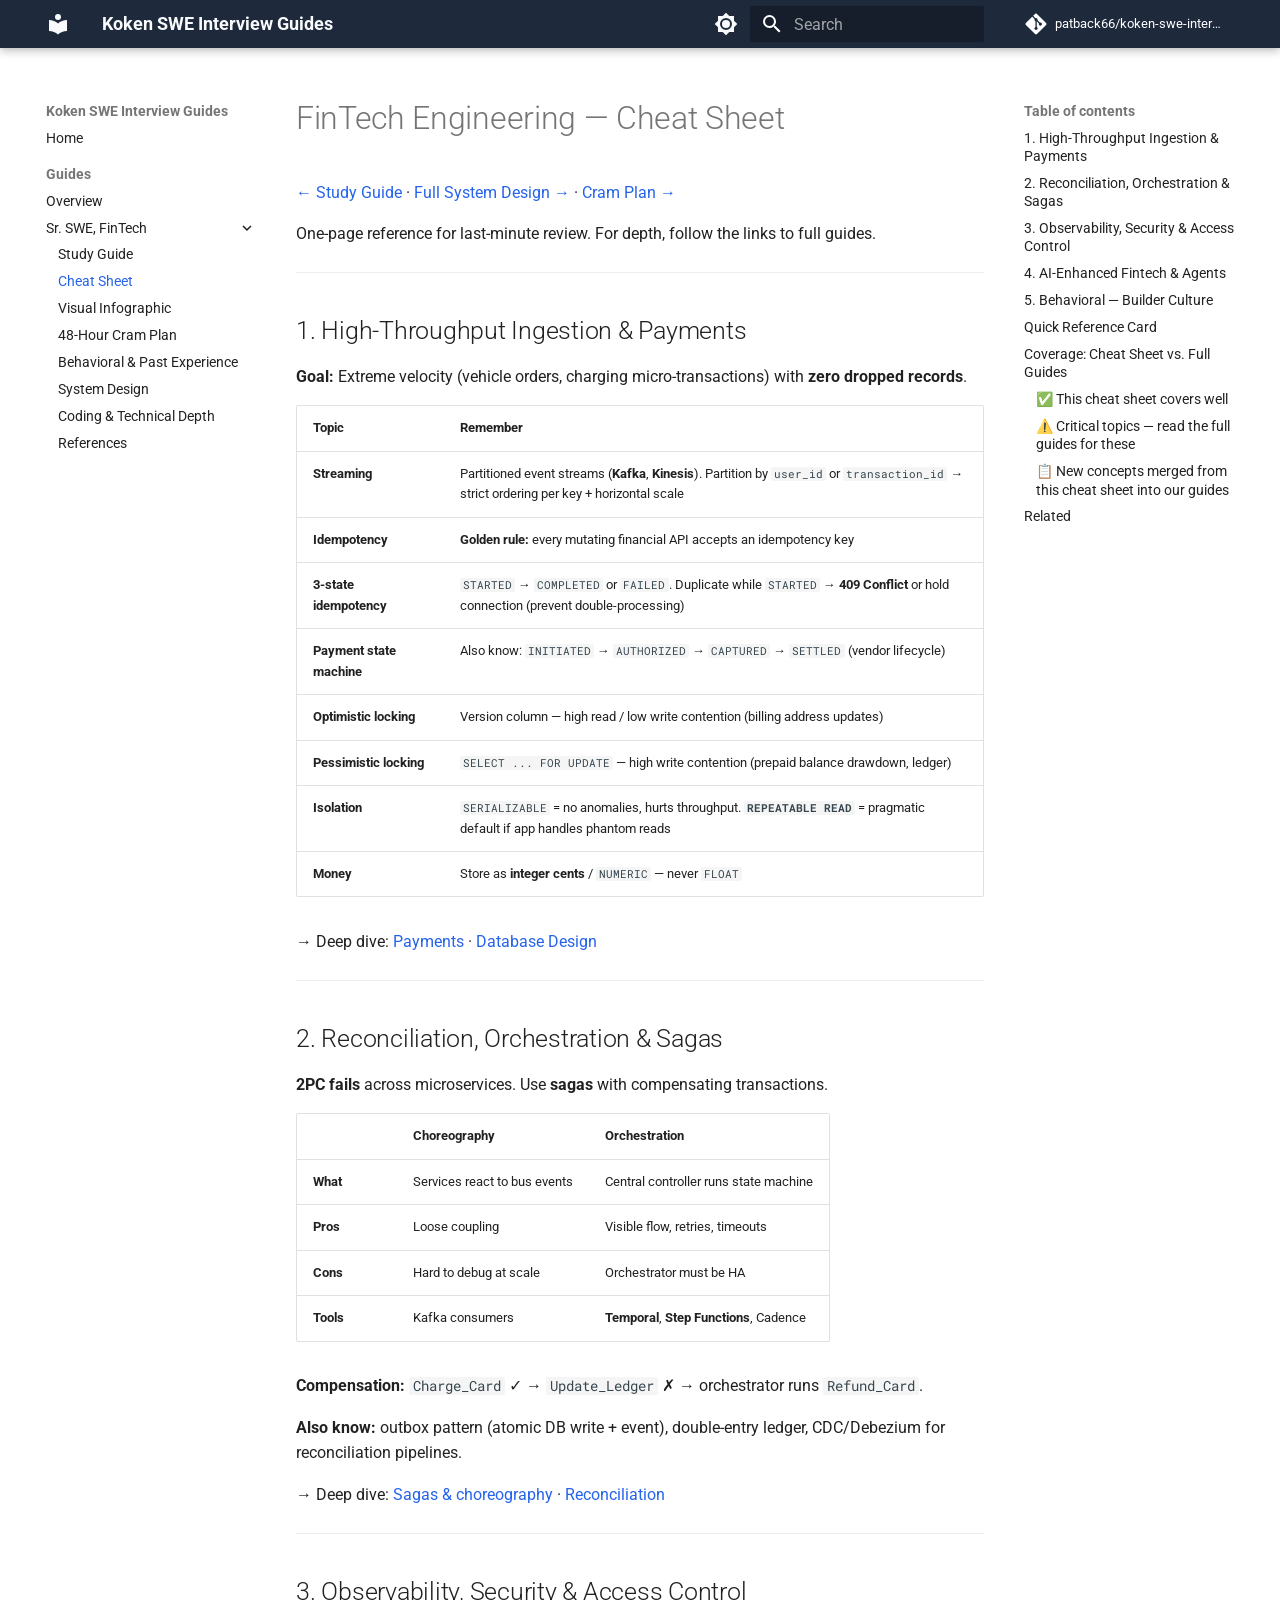
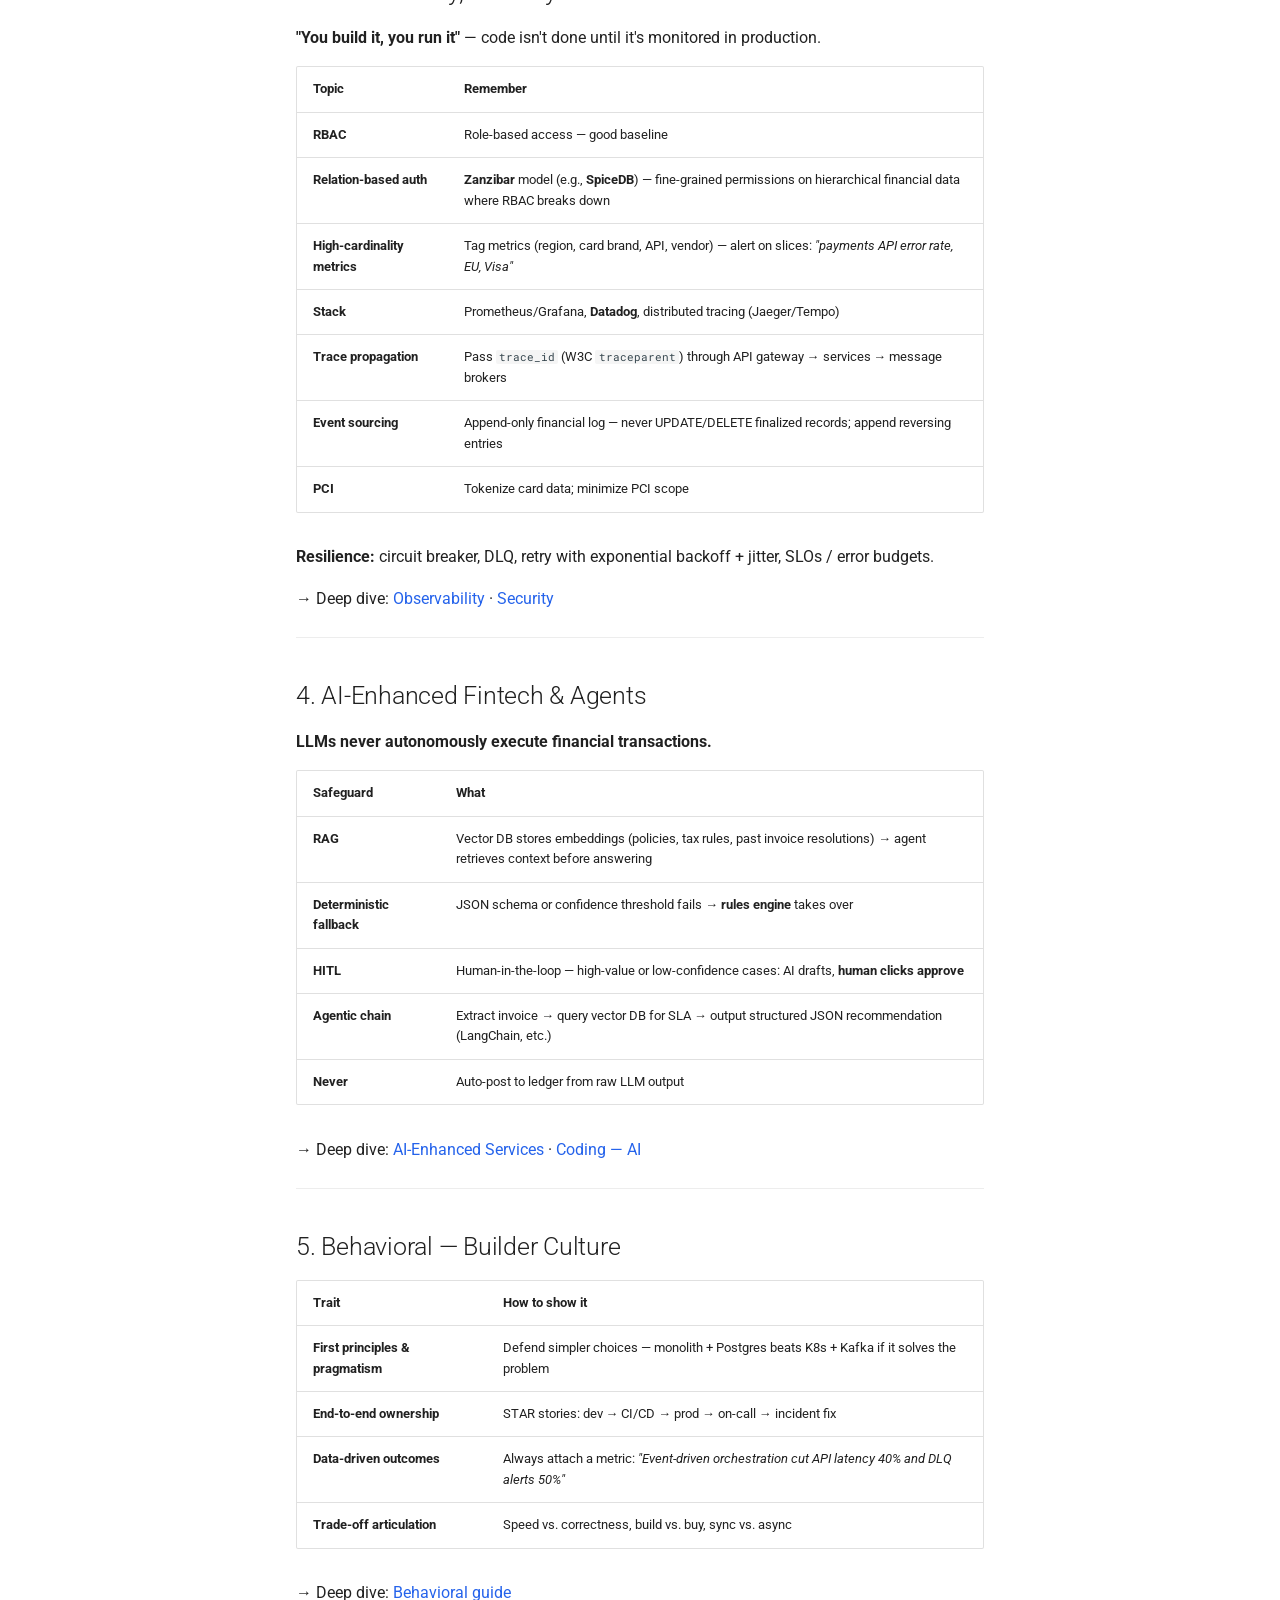
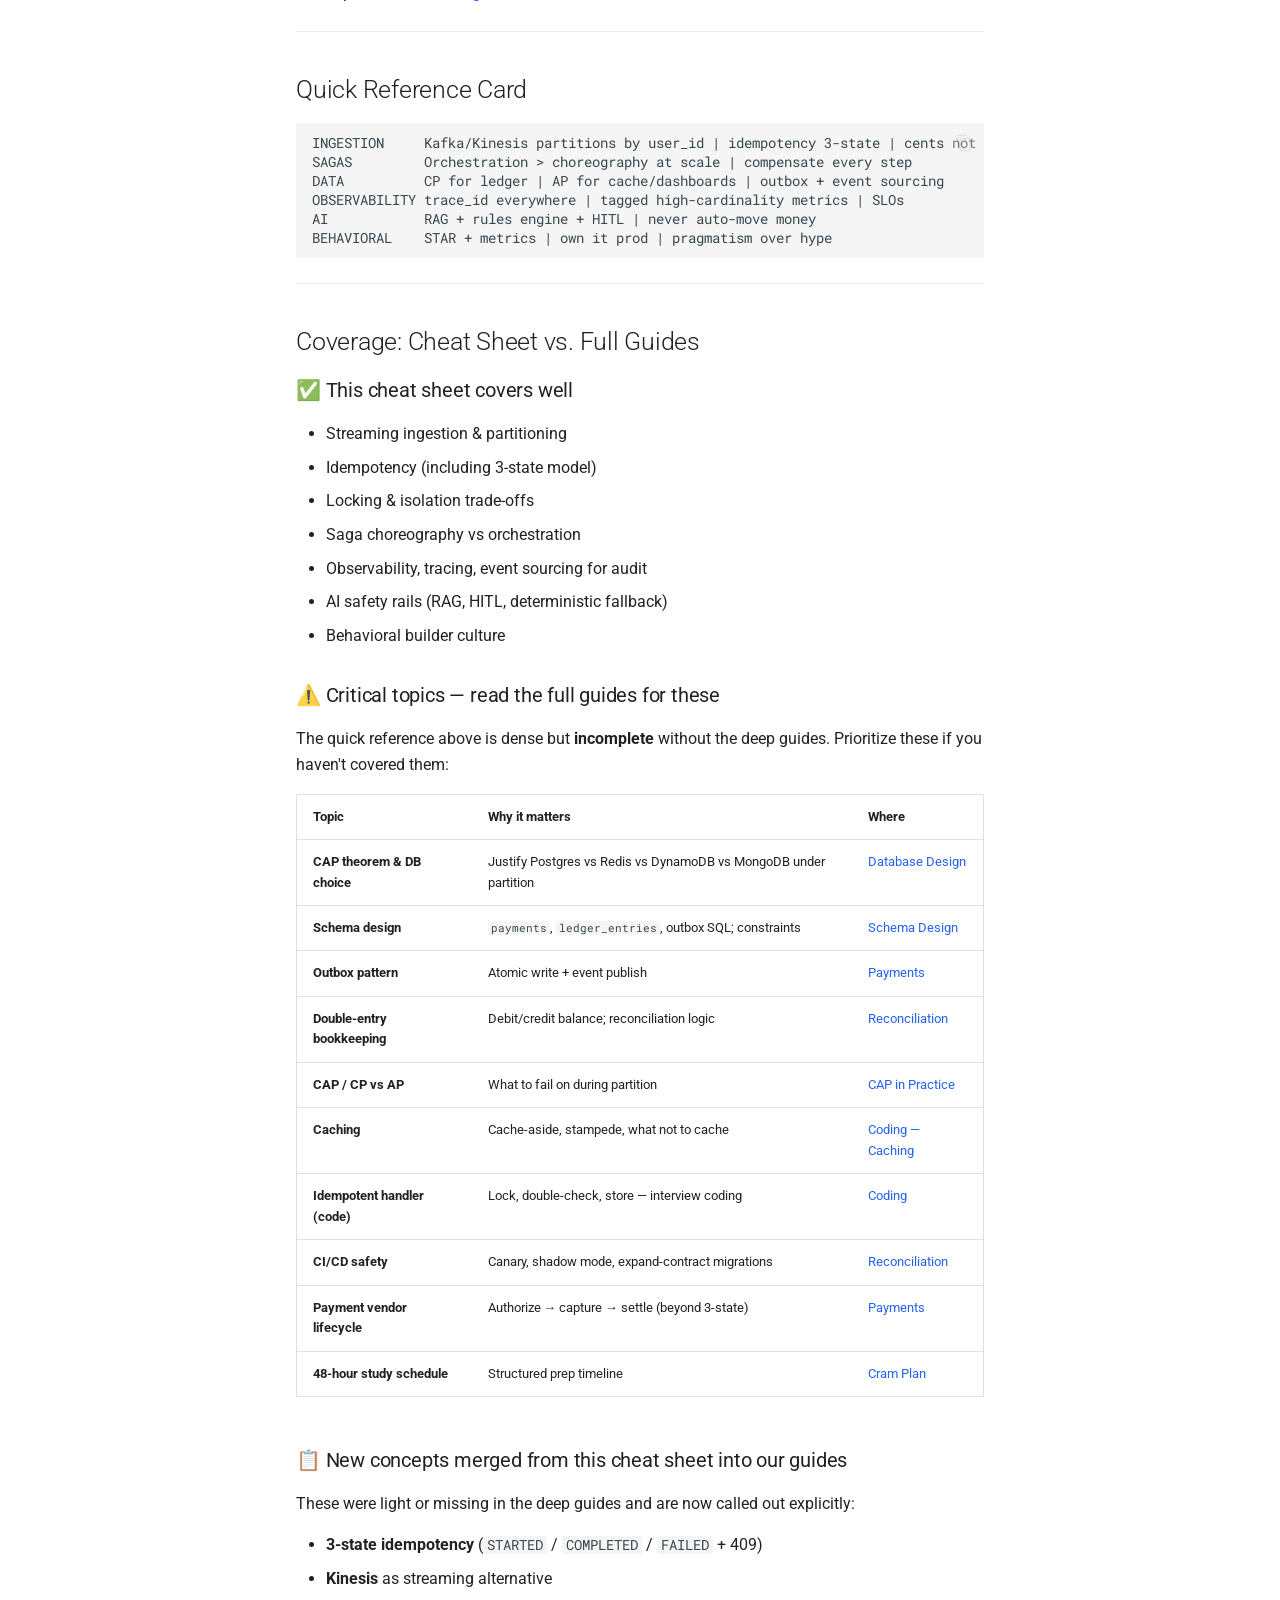
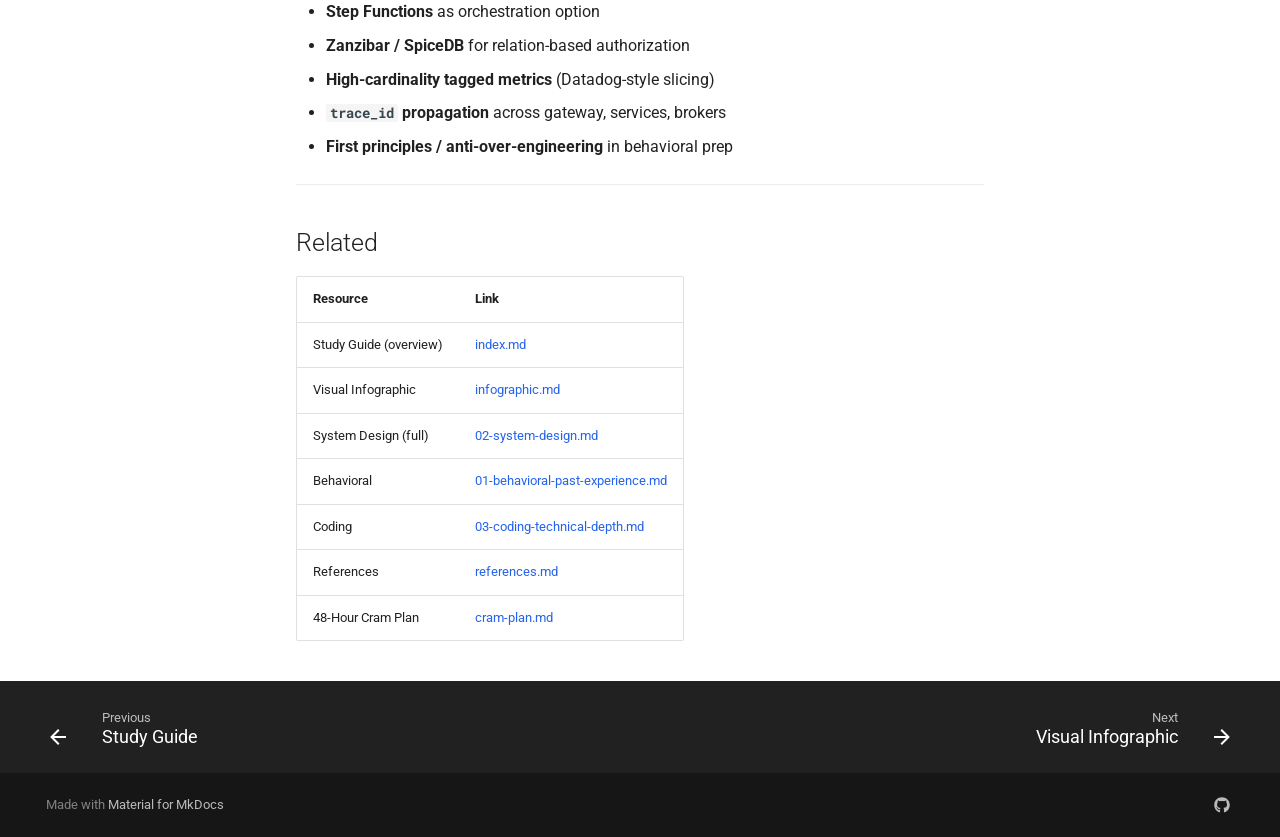
<file: guides/sr-swe-fintech/cheat-sheet/index.html>
<!doctype html>
<html lang="en" class="no-js">
  <head>
    
      <meta charset="utf-8">
      <meta name="viewport" content="width=device-width,initial-scale=1">
      
        <meta name="description" content="Software engineering interview prep guides — behavioral, system design, and coding">
      
      
      
        <link rel="canonical" href="https://patback66.github.io/koken-swe-interview-guides/guides/sr-swe-fintech/cheat-sheet/">
      
      
        <link rel="prev" href="../">
      
      
        <link rel="next" href="../infographic/">
      
      
        
      
      
      <link rel="icon" href="../../../assets/images/favicon.png">
      <meta name="generator" content="mkdocs-1.6.1, mkdocs-material-9.7.6">
    
    
      
        <title>Cheat Sheet - Koken SWE Interview Guides</title>
      
    
    
      <link rel="stylesheet" href="../../../assets/stylesheets/main.484c7ddc.min.css">
      
        
        <link rel="stylesheet" href="../../../assets/stylesheets/palette.ab4e12ef.min.css">
      
      


    
    
      
    
    
      
        
        
        <link rel="preconnect" href="https://fonts.gstatic.com" crossorigin>
        <link rel="stylesheet" href="https://fonts.googleapis.com/css?family=Roboto:300,300i,400,400i,700,700i%7CRoboto+Mono:400,400i,700,700i&display=fallback">
        <style>:root{--md-text-font:"Roboto";--md-code-font:"Roboto Mono"}</style>
      
    
    
      <link rel="stylesheet" href="../../../stylesheets/extra.css">
    
    <script>__md_scope=new URL("../../..",location),__md_hash=e=>[...e].reduce(((e,_)=>(e<<5)-e+_.charCodeAt(0)),0),__md_get=(e,_=localStorage,t=__md_scope)=>JSON.parse(_.getItem(t.pathname+"."+e)),__md_set=(e,_,t=localStorage,a=__md_scope)=>{try{t.setItem(a.pathname+"."+e,JSON.stringify(_))}catch(e){}}</script>
    
      

    
    
  </head>
  
  
    
    
      
    
    
    
    
    <body dir="ltr" data-md-color-scheme="default" data-md-color-primary="blue" data-md-color-accent="blue">
  
    
    <input class="md-toggle" data-md-toggle="drawer" type="checkbox" id="__drawer" autocomplete="off">
    <input class="md-toggle" data-md-toggle="search" type="checkbox" id="__search" autocomplete="off">
    <label class="md-overlay" for="__drawer"></label>
    <div data-md-component="skip">
      
        
        <a href="#fintech-engineering-cheat-sheet" class="md-skip">
          Skip to content
        </a>
      
    </div>
    <div data-md-component="announce">
      
    </div>
    
    
      

  

<header class="md-header md-header--shadow" data-md-component="header">
  <nav class="md-header__inner md-grid" aria-label="Header">
    <a href="../../.." title="Koken SWE Interview Guides" class="md-header__button md-logo" aria-label="Koken SWE Interview Guides" data-md-component="logo">
      
  
  <svg xmlns="http://www.w3.org/2000/svg" viewBox="0 0 24 24"><path d="M12 8a3 3 0 0 0 3-3 3 3 0 0 0-3-3 3 3 0 0 0-3 3 3 3 0 0 0 3 3m0 3.54C9.64 9.35 6.5 8 3 8v11c3.5 0 6.64 1.35 9 3.54 2.36-2.19 5.5-3.54 9-3.54V8c-3.5 0-6.64 1.35-9 3.54"/></svg>

    </a>
    <label class="md-header__button md-icon" for="__drawer">
      
      <svg xmlns="http://www.w3.org/2000/svg" viewBox="0 0 24 24"><path d="M3 6h18v2H3zm0 5h18v2H3zm0 5h18v2H3z"/></svg>
    </label>
    <div class="md-header__title" data-md-component="header-title">
      <div class="md-header__ellipsis">
        <div class="md-header__topic">
          <span class="md-ellipsis">
            Koken SWE Interview Guides
          </span>
        </div>
        <div class="md-header__topic" data-md-component="header-topic">
          <span class="md-ellipsis">
            
              Cheat Sheet
            
          </span>
        </div>
      </div>
    </div>
    
      
        <form class="md-header__option" data-md-component="palette">
  
    
    
    
    <input class="md-option" data-md-color-media="(prefers-color-scheme: light)" data-md-color-scheme="default" data-md-color-primary="blue" data-md-color-accent="blue"  aria-label="Switch to dark mode"  type="radio" name="__palette" id="__palette_0">
    
      <label class="md-header__button md-icon" title="Switch to dark mode" for="__palette_1" hidden>
        <svg xmlns="http://www.w3.org/2000/svg" viewBox="0 0 24 24"><path d="M12 8a4 4 0 0 0-4 4 4 4 0 0 0 4 4 4 4 0 0 0 4-4 4 4 0 0 0-4-4m0 10a6 6 0 0 1-6-6 6 6 0 0 1 6-6 6 6 0 0 1 6 6 6 6 0 0 1-6 6m8-9.31V4h-4.69L12 .69 8.69 4H4v4.69L.69 12 4 15.31V20h4.69L12 23.31 15.31 20H20v-4.69L23.31 12z"/></svg>
      </label>
    
  
    
    
    
    <input class="md-option" data-md-color-media="(prefers-color-scheme: dark)" data-md-color-scheme="slate" data-md-color-primary="blue" data-md-color-accent="blue"  aria-label="Switch to light mode"  type="radio" name="__palette" id="__palette_1">
    
      <label class="md-header__button md-icon" title="Switch to light mode" for="__palette_0" hidden>
        <svg xmlns="http://www.w3.org/2000/svg" viewBox="0 0 24 24"><path d="M12 18c-.89 0-1.74-.2-2.5-.55C11.56 16.5 13 14.42 13 12s-1.44-4.5-3.5-5.45C10.26 6.2 11.11 6 12 6a6 6 0 0 1 6 6 6 6 0 0 1-6 6m8-9.31V4h-4.69L12 .69 8.69 4H4v4.69L.69 12 4 15.31V20h4.69L12 23.31 15.31 20H20v-4.69L23.31 12z"/></svg>
      </label>
    
  
</form>
      
    
    
      <script>var palette=__md_get("__palette");if(palette&&palette.color){if("(prefers-color-scheme)"===palette.color.media){var media=matchMedia("(prefers-color-scheme: light)"),input=document.querySelector(media.matches?"[data-md-color-media='(prefers-color-scheme: light)']":"[data-md-color-media='(prefers-color-scheme: dark)']");palette.color.media=input.getAttribute("data-md-color-media"),palette.color.scheme=input.getAttribute("data-md-color-scheme"),palette.color.primary=input.getAttribute("data-md-color-primary"),palette.color.accent=input.getAttribute("data-md-color-accent")}for(var[key,value]of Object.entries(palette.color))document.body.setAttribute("data-md-color-"+key,value)}</script>
    
    
    
      
      
        <label class="md-header__button md-icon" for="__search">
          
          <svg xmlns="http://www.w3.org/2000/svg" viewBox="0 0 24 24"><path d="M9.5 3A6.5 6.5 0 0 1 16 9.5c0 1.61-.59 3.09-1.56 4.23l.27.27h.79l5 5-1.5 1.5-5-5v-.79l-.27-.27A6.52 6.52 0 0 1 9.5 16 6.5 6.5 0 0 1 3 9.5 6.5 6.5 0 0 1 9.5 3m0 2C7 5 5 7 5 9.5S7 14 9.5 14 14 12 14 9.5 12 5 9.5 5"/></svg>
        </label>
        <div class="md-search" data-md-component="search" role="dialog">
  <label class="md-search__overlay" for="__search"></label>
  <div class="md-search__inner" role="search">
    <form class="md-search__form" name="search">
      <input type="text" class="md-search__input" name="query" aria-label="Search" placeholder="Search" autocapitalize="off" autocorrect="off" autocomplete="off" spellcheck="false" data-md-component="search-query" required>
      <label class="md-search__icon md-icon" for="__search">
        
        <svg xmlns="http://www.w3.org/2000/svg" viewBox="0 0 24 24"><path d="M9.5 3A6.5 6.5 0 0 1 16 9.5c0 1.61-.59 3.09-1.56 4.23l.27.27h.79l5 5-1.5 1.5-5-5v-.79l-.27-.27A6.52 6.52 0 0 1 9.5 16 6.5 6.5 0 0 1 3 9.5 6.5 6.5 0 0 1 9.5 3m0 2C7 5 5 7 5 9.5S7 14 9.5 14 14 12 14 9.5 12 5 9.5 5"/></svg>
        
        <svg xmlns="http://www.w3.org/2000/svg" viewBox="0 0 24 24"><path d="M20 11v2H8l5.5 5.5-1.42 1.42L4.16 12l7.92-7.92L13.5 5.5 8 11z"/></svg>
      </label>
      <nav class="md-search__options" aria-label="Search">
        
        <button type="reset" class="md-search__icon md-icon" title="Clear" aria-label="Clear" tabindex="-1">
          
          <svg xmlns="http://www.w3.org/2000/svg" viewBox="0 0 24 24"><path d="M19 6.41 17.59 5 12 10.59 6.41 5 5 6.41 10.59 12 5 17.59 6.41 19 12 13.41 17.59 19 19 17.59 13.41 12z"/></svg>
        </button>
      </nav>
      
        <div class="md-search__suggest" data-md-component="search-suggest"></div>
      
    </form>
    <div class="md-search__output">
      <div class="md-search__scrollwrap" tabindex="0" data-md-scrollfix>
        <div class="md-search-result" data-md-component="search-result">
          <div class="md-search-result__meta">
            Initializing search
          </div>
          <ol class="md-search-result__list" role="presentation"></ol>
        </div>
      </div>
    </div>
  </div>
</div>
      
    
    
      <div class="md-header__source">
        <a href="https://github.com/patback66/koken-swe-interview-guides" title="Go to repository" class="md-source" data-md-component="source">
  <div class="md-source__icon md-icon">
    
    <svg xmlns="http://www.w3.org/2000/svg" viewBox="0 0 448 512"><!--! Font Awesome Free 7.1.0 by @fontawesome - https://fontawesome.com License - https://fontawesome.com/license/free (Icons: CC BY 4.0, Fonts: SIL OFL 1.1, Code: MIT License) Copyright 2025 Fonticons, Inc.--><path d="M439.6 236.1 244 40.5c-5.4-5.5-12.8-8.5-20.4-8.5s-15 3-20.4 8.4L162.5 81l51.5 51.5c27.1-9.1 52.7 16.8 43.4 43.7l49.7 49.7c34.2-11.8 61.2 31 35.5 56.7-26.5 26.5-70.2-2.9-56-37.3L240.3 199v121.9c25.3 12.5 22.3 41.8 9.1 55-6.4 6.4-15.2 10.1-24.3 10.1s-17.8-3.6-24.3-10.1c-17.6-17.6-11.1-46.9 11.2-56v-123c-20.8-8.5-24.6-30.7-18.6-45L142.6 101 8.5 235.1C3 240.6 0 247.9 0 255.5s3 15 8.5 20.4l195.6 195.7c5.4 5.4 12.7 8.4 20.4 8.4s15-3 20.4-8.4l194.7-194.7c5.4-5.4 8.4-12.8 8.4-20.4s-3-15-8.4-20.4"/></svg>
  </div>
  <div class="md-source__repository">
    patback66/koken-swe-interview-guides
  </div>
</a>
      </div>
    
  </nav>
  
</header>
    
    <div class="md-container" data-md-component="container">
      
      
        
          
        
      
      <main class="md-main" data-md-component="main">
        <div class="md-main__inner md-grid">
          
            
              
              <div class="md-sidebar md-sidebar--primary" data-md-component="sidebar" data-md-type="navigation" >
                <div class="md-sidebar__scrollwrap">
                  <div class="md-sidebar__inner">
                    



<nav class="md-nav md-nav--primary" aria-label="Navigation" data-md-level="0">
  <label class="md-nav__title" for="__drawer">
    <a href="../../.." title="Koken SWE Interview Guides" class="md-nav__button md-logo" aria-label="Koken SWE Interview Guides" data-md-component="logo">
      
  
  <svg xmlns="http://www.w3.org/2000/svg" viewBox="0 0 24 24"><path d="M12 8a3 3 0 0 0 3-3 3 3 0 0 0-3-3 3 3 0 0 0-3 3 3 3 0 0 0 3 3m0 3.54C9.64 9.35 6.5 8 3 8v11c3.5 0 6.64 1.35 9 3.54 2.36-2.19 5.5-3.54 9-3.54V8c-3.5 0-6.64 1.35-9 3.54"/></svg>

    </a>
    Koken SWE Interview Guides
  </label>
  
    <div class="md-nav__source">
      <a href="https://github.com/patback66/koken-swe-interview-guides" title="Go to repository" class="md-source" data-md-component="source">
  <div class="md-source__icon md-icon">
    
    <svg xmlns="http://www.w3.org/2000/svg" viewBox="0 0 448 512"><!--! Font Awesome Free 7.1.0 by @fontawesome - https://fontawesome.com License - https://fontawesome.com/license/free (Icons: CC BY 4.0, Fonts: SIL OFL 1.1, Code: MIT License) Copyright 2025 Fonticons, Inc.--><path d="M439.6 236.1 244 40.5c-5.4-5.5-12.8-8.5-20.4-8.5s-15 3-20.4 8.4L162.5 81l51.5 51.5c27.1-9.1 52.7 16.8 43.4 43.7l49.7 49.7c34.2-11.8 61.2 31 35.5 56.7-26.5 26.5-70.2-2.9-56-37.3L240.3 199v121.9c25.3 12.5 22.3 41.8 9.1 55-6.4 6.4-15.2 10.1-24.3 10.1s-17.8-3.6-24.3-10.1c-17.6-17.6-11.1-46.9 11.2-56v-123c-20.8-8.5-24.6-30.7-18.6-45L142.6 101 8.5 235.1C3 240.6 0 247.9 0 255.5s3 15 8.5 20.4l195.6 195.7c5.4 5.4 12.7 8.4 20.4 8.4s15-3 20.4-8.4l194.7-194.7c5.4-5.4 8.4-12.8 8.4-20.4s-3-15-8.4-20.4"/></svg>
  </div>
  <div class="md-source__repository">
    patback66/koken-swe-interview-guides
  </div>
</a>
    </div>
  
  <ul class="md-nav__list" data-md-scrollfix>
    
      
      
  
  
  
  
    <li class="md-nav__item">
      <a href="../../.." class="md-nav__link">
        
  
  
  <span class="md-ellipsis">
    
  
    Home
  

    
  </span>
  
  

      </a>
    </li>
  

    
      
      
  
  
    
  
  
  
    
    
    
    
      
        
        
      
    
    
    <li class="md-nav__item md-nav__item--active md-nav__item--section md-nav__item--nested">
      
        
        
        <input class="md-nav__toggle md-toggle " type="checkbox" id="__nav_2" checked>
        
          
          <label class="md-nav__link" for="__nav_2" id="__nav_2_label" tabindex="">
            
  
  
  <span class="md-ellipsis">
    
  
    Guides
  

    
  </span>
  
  

            <span class="md-nav__icon md-icon"></span>
          </label>
        
        <nav class="md-nav" data-md-level="1" aria-labelledby="__nav_2_label" aria-expanded="true">
          <label class="md-nav__title" for="__nav_2">
            <span class="md-nav__icon md-icon"></span>
            
  
    Guides
  

          </label>
          <ul class="md-nav__list" data-md-scrollfix>
            
              
                
  
  
  
  
    <li class="md-nav__item">
      <a href="../../" class="md-nav__link">
        
  
  
  <span class="md-ellipsis">
    
  
    Overview
  

    
  </span>
  
  

      </a>
    </li>
  

              
            
              
                
  
  
    
  
  
  
    
    
    
    
      
    
    
    <li class="md-nav__item md-nav__item--active md-nav__item--nested">
      
        
        
        <input class="md-nav__toggle md-toggle " type="checkbox" id="__nav_2_2" checked>
        
          
          <label class="md-nav__link" for="__nav_2_2" id="__nav_2_2_label" tabindex="0">
            
  
  
  <span class="md-ellipsis">
    
  
    Sr. SWE, FinTech
  

    
  </span>
  
  

            <span class="md-nav__icon md-icon"></span>
          </label>
        
        <nav class="md-nav" data-md-level="2" aria-labelledby="__nav_2_2_label" aria-expanded="true">
          <label class="md-nav__title" for="__nav_2_2">
            <span class="md-nav__icon md-icon"></span>
            
  
    Sr. SWE, FinTech
  

          </label>
          <ul class="md-nav__list" data-md-scrollfix>
            
              
                
  
  
  
  
    <li class="md-nav__item">
      <a href="../" class="md-nav__link">
        
  
  
  <span class="md-ellipsis">
    
  
    Study Guide
  

    
  </span>
  
  

      </a>
    </li>
  

              
            
              
                
  
  
    
  
  
  
    <li class="md-nav__item md-nav__item--active">
      
      <input class="md-nav__toggle md-toggle" type="checkbox" id="__toc">
      
      
        
      
      
        <label class="md-nav__link md-nav__link--active" for="__toc">
          
  
  
  <span class="md-ellipsis">
    
  
    Cheat Sheet
  

    
  </span>
  
  

          <span class="md-nav__icon md-icon"></span>
        </label>
      
      <a href="./" class="md-nav__link md-nav__link--active">
        
  
  
  <span class="md-ellipsis">
    
  
    Cheat Sheet
  

    
  </span>
  
  

      </a>
      
        

<nav class="md-nav md-nav--secondary" aria-label="Table of contents">
  
  
  
    
  
  
    <label class="md-nav__title" for="__toc">
      <span class="md-nav__icon md-icon"></span>
      Table of contents
    </label>
    <ul class="md-nav__list" data-md-component="toc" data-md-scrollfix>
      
        <li class="md-nav__item">
  <a href="#1-high-throughput-ingestion-payments" class="md-nav__link">
    <span class="md-ellipsis">
      
        1. High-Throughput Ingestion &amp; Payments
      
    </span>
  </a>
  
</li>
      
        <li class="md-nav__item">
  <a href="#2-reconciliation-orchestration-sagas" class="md-nav__link">
    <span class="md-ellipsis">
      
        2. Reconciliation, Orchestration &amp; Sagas
      
    </span>
  </a>
  
</li>
      
        <li class="md-nav__item">
  <a href="#3-observability-security-access-control" class="md-nav__link">
    <span class="md-ellipsis">
      
        3. Observability, Security &amp; Access Control
      
    </span>
  </a>
  
</li>
      
        <li class="md-nav__item">
  <a href="#4-ai-enhanced-fintech-agents" class="md-nav__link">
    <span class="md-ellipsis">
      
        4. AI-Enhanced Fintech &amp; Agents
      
    </span>
  </a>
  
</li>
      
        <li class="md-nav__item">
  <a href="#5-behavioral-builder-culture" class="md-nav__link">
    <span class="md-ellipsis">
      
        5. Behavioral — Builder Culture
      
    </span>
  </a>
  
</li>
      
        <li class="md-nav__item">
  <a href="#quick-reference-card" class="md-nav__link">
    <span class="md-ellipsis">
      
        Quick Reference Card
      
    </span>
  </a>
  
</li>
      
        <li class="md-nav__item">
  <a href="#coverage-cheat-sheet-vs-full-guides" class="md-nav__link">
    <span class="md-ellipsis">
      
        Coverage: Cheat Sheet vs. Full Guides
      
    </span>
  </a>
  
    <nav class="md-nav" aria-label="Coverage: Cheat Sheet vs. Full Guides">
      <ul class="md-nav__list">
        
          <li class="md-nav__item">
  <a href="#this-cheat-sheet-covers-well" class="md-nav__link">
    <span class="md-ellipsis">
      
        ✅ This cheat sheet covers well
      
    </span>
  </a>
  
</li>
        
          <li class="md-nav__item">
  <a href="#critical-topics-read-the-full-guides-for-these" class="md-nav__link">
    <span class="md-ellipsis">
      
        ⚠️ Critical topics — read the full guides for these
      
    </span>
  </a>
  
</li>
        
          <li class="md-nav__item">
  <a href="#new-concepts-merged-from-this-cheat-sheet-into-our-guides" class="md-nav__link">
    <span class="md-ellipsis">
      
        📋 New concepts merged from this cheat sheet into our guides
      
    </span>
  </a>
  
</li>
        
      </ul>
    </nav>
  
</li>
      
        <li class="md-nav__item">
  <a href="#related" class="md-nav__link">
    <span class="md-ellipsis">
      
        Related
      
    </span>
  </a>
  
</li>
      
    </ul>
  
</nav>
      
    </li>
  

              
            
              
                
  
  
  
  
    <li class="md-nav__item">
      <a href="../infographic/" class="md-nav__link">
        
  
  
  <span class="md-ellipsis">
    
  
    Visual Infographic
  

    
  </span>
  
  

      </a>
    </li>
  

              
            
              
                
  
  
  
  
    <li class="md-nav__item">
      <a href="../cram-plan/" class="md-nav__link">
        
  
  
  <span class="md-ellipsis">
    
  
    48-Hour Cram Plan
  

    
  </span>
  
  

      </a>
    </li>
  

              
            
              
                
  
  
  
  
    <li class="md-nav__item">
      <a href="../01-behavioral-past-experience/" class="md-nav__link">
        
  
  
  <span class="md-ellipsis">
    
  
    Behavioral & Past Experience
  

    
  </span>
  
  

      </a>
    </li>
  

              
            
              
                
  
  
  
  
    <li class="md-nav__item">
      <a href="../02-system-design/" class="md-nav__link">
        
  
  
  <span class="md-ellipsis">
    
  
    System Design
  

    
  </span>
  
  

      </a>
    </li>
  

              
            
              
                
  
  
  
  
    <li class="md-nav__item">
      <a href="../03-coding-technical-depth/" class="md-nav__link">
        
  
  
  <span class="md-ellipsis">
    
  
    Coding & Technical Depth
  

    
  </span>
  
  

      </a>
    </li>
  

              
            
              
                
  
  
  
  
    <li class="md-nav__item">
      <a href="../references/" class="md-nav__link">
        
  
  
  <span class="md-ellipsis">
    
  
    References
  

    
  </span>
  
  

      </a>
    </li>
  

              
            
          </ul>
        </nav>
      
    </li>
  

              
            
          </ul>
        </nav>
      
    </li>
  

    
  </ul>
</nav>
                  </div>
                </div>
              </div>
            
            
              
              <div class="md-sidebar md-sidebar--secondary" data-md-component="sidebar" data-md-type="toc" >
                <div class="md-sidebar__scrollwrap">
                  <div class="md-sidebar__inner">
                    

<nav class="md-nav md-nav--secondary" aria-label="Table of contents">
  
  
  
    
  
  
    <label class="md-nav__title" for="__toc">
      <span class="md-nav__icon md-icon"></span>
      Table of contents
    </label>
    <ul class="md-nav__list" data-md-component="toc" data-md-scrollfix>
      
        <li class="md-nav__item">
  <a href="#1-high-throughput-ingestion-payments" class="md-nav__link">
    <span class="md-ellipsis">
      
        1. High-Throughput Ingestion &amp; Payments
      
    </span>
  </a>
  
</li>
      
        <li class="md-nav__item">
  <a href="#2-reconciliation-orchestration-sagas" class="md-nav__link">
    <span class="md-ellipsis">
      
        2. Reconciliation, Orchestration &amp; Sagas
      
    </span>
  </a>
  
</li>
      
        <li class="md-nav__item">
  <a href="#3-observability-security-access-control" class="md-nav__link">
    <span class="md-ellipsis">
      
        3. Observability, Security &amp; Access Control
      
    </span>
  </a>
  
</li>
      
        <li class="md-nav__item">
  <a href="#4-ai-enhanced-fintech-agents" class="md-nav__link">
    <span class="md-ellipsis">
      
        4. AI-Enhanced Fintech &amp; Agents
      
    </span>
  </a>
  
</li>
      
        <li class="md-nav__item">
  <a href="#5-behavioral-builder-culture" class="md-nav__link">
    <span class="md-ellipsis">
      
        5. Behavioral — Builder Culture
      
    </span>
  </a>
  
</li>
      
        <li class="md-nav__item">
  <a href="#quick-reference-card" class="md-nav__link">
    <span class="md-ellipsis">
      
        Quick Reference Card
      
    </span>
  </a>
  
</li>
      
        <li class="md-nav__item">
  <a href="#coverage-cheat-sheet-vs-full-guides" class="md-nav__link">
    <span class="md-ellipsis">
      
        Coverage: Cheat Sheet vs. Full Guides
      
    </span>
  </a>
  
    <nav class="md-nav" aria-label="Coverage: Cheat Sheet vs. Full Guides">
      <ul class="md-nav__list">
        
          <li class="md-nav__item">
  <a href="#this-cheat-sheet-covers-well" class="md-nav__link">
    <span class="md-ellipsis">
      
        ✅ This cheat sheet covers well
      
    </span>
  </a>
  
</li>
        
          <li class="md-nav__item">
  <a href="#critical-topics-read-the-full-guides-for-these" class="md-nav__link">
    <span class="md-ellipsis">
      
        ⚠️ Critical topics — read the full guides for these
      
    </span>
  </a>
  
</li>
        
          <li class="md-nav__item">
  <a href="#new-concepts-merged-from-this-cheat-sheet-into-our-guides" class="md-nav__link">
    <span class="md-ellipsis">
      
        📋 New concepts merged from this cheat sheet into our guides
      
    </span>
  </a>
  
</li>
        
      </ul>
    </nav>
  
</li>
      
        <li class="md-nav__item">
  <a href="#related" class="md-nav__link">
    <span class="md-ellipsis">
      
        Related
      
    </span>
  </a>
  
</li>
      
    </ul>
  
</nav>
                  </div>
                </div>
              </div>
            
          
          
            <div class="md-content" data-md-component="content">
              
              <article class="md-content__inner md-typeset">
                
                  


  
  


<h1 id="fintech-engineering-cheat-sheet">FinTech Engineering — Cheat Sheet<a class="headerlink" href="#fintech-engineering-cheat-sheet" title="Permanent link">&para;</a></h1>
<p><a href="../">← Study Guide</a> · <a href="../02-system-design/">Full System Design →</a> · <a href="../cram-plan/">Cram Plan →</a></p>
<p>One-page reference for last-minute review. For depth, follow the links to full guides.</p>
<hr />
<h2 id="1-high-throughput-ingestion-payments">1. High-Throughput Ingestion &amp; Payments<a class="headerlink" href="#1-high-throughput-ingestion-payments" title="Permanent link">&para;</a></h2>
<p><strong>Goal:</strong> Extreme velocity (vehicle orders, charging micro-transactions) with <strong>zero dropped records</strong>.</p>
<table>
<thead>
<tr>
<th>Topic</th>
<th>Remember</th>
</tr>
</thead>
<tbody>
<tr>
<td><strong>Streaming</strong></td>
<td>Partitioned event streams (<strong>Kafka</strong>, <strong>Kinesis</strong>). Partition by <code>user_id</code> or <code>transaction_id</code> → strict ordering per key + horizontal scale</td>
</tr>
<tr>
<td><strong>Idempotency</strong></td>
<td><strong>Golden rule:</strong> every mutating financial API accepts an idempotency key</td>
</tr>
<tr>
<td><strong>3-state idempotency</strong></td>
<td><code>STARTED</code> → <code>COMPLETED</code> or <code>FAILED</code>. Duplicate while <code>STARTED</code> → <strong>409 Conflict</strong> or hold connection (prevent double-processing)</td>
</tr>
<tr>
<td><strong>Payment state machine</strong></td>
<td>Also know: <code>INITIATED</code> → <code>AUTHORIZED</code> → <code>CAPTURED</code> → <code>SETTLED</code> (vendor lifecycle)</td>
</tr>
<tr>
<td><strong>Optimistic locking</strong></td>
<td>Version column — high read / low write contention (billing address updates)</td>
</tr>
<tr>
<td><strong>Pessimistic locking</strong></td>
<td><code>SELECT ... FOR UPDATE</code> — high write contention (prepaid balance drawdown, ledger)</td>
</tr>
<tr>
<td><strong>Isolation</strong></td>
<td><code>SERIALIZABLE</code> = no anomalies, hurts throughput. <strong><code>REPEATABLE READ</code></strong> = pragmatic default if app handles phantom reads</td>
</tr>
<tr>
<td><strong>Money</strong></td>
<td>Store as <strong>integer cents</strong> / <code>NUMERIC</code> — never <code>FLOAT</code></td>
</tr>
</tbody>
</table>
<p>→ Deep dive: <a href="../02-system-design/#payments-transaction-processing">Payments</a> · <a href="../02-system-design/#database-design-cap-theorem">Database Design</a></p>
<hr />
<h2 id="2-reconciliation-orchestration-sagas">2. Reconciliation, Orchestration &amp; Sagas<a class="headerlink" href="#2-reconciliation-orchestration-sagas" title="Permanent link">&para;</a></h2>
<p><strong>2PC fails</strong> across microservices. Use <strong>sagas</strong> with compensating transactions.</p>
<table>
<thead>
<tr>
<th></th>
<th>Choreography</th>
<th>Orchestration</th>
</tr>
</thead>
<tbody>
<tr>
<td><strong>What</strong></td>
<td>Services react to bus events</td>
<td>Central controller runs state machine</td>
</tr>
<tr>
<td><strong>Pros</strong></td>
<td>Loose coupling</td>
<td>Visible flow, retries, timeouts</td>
</tr>
<tr>
<td><strong>Cons</strong></td>
<td>Hard to debug at scale</td>
<td>Orchestrator must be HA</td>
</tr>
<tr>
<td><strong>Tools</strong></td>
<td>Kafka consumers</td>
<td><strong>Temporal</strong>, <strong>Step Functions</strong>, Cadence</td>
</tr>
</tbody>
</table>
<p><strong>Compensation:</strong> <code>Charge_Card</code> ✓ → <code>Update_Ledger</code> ✗ → orchestrator runs <code>Refund_Card</code>.</p>
<p><strong>Also know:</strong> outbox pattern (atomic DB write + event), double-entry ledger, CDC/Debezium for reconciliation pipelines.</p>
<p>→ Deep dive: <a href="../02-system-design/#distributed-transactions-saga-pattern">Sagas &amp; choreography</a> · <a href="../02-system-design/#reconciliation-billing">Reconciliation</a></p>
<hr />
<h2 id="3-observability-security-access-control">3. Observability, Security &amp; Access Control<a class="headerlink" href="#3-observability-security-access-control" title="Permanent link">&para;</a></h2>
<p><strong>"You build it, you run it"</strong> — code isn't done until it's monitored in production.</p>
<table>
<thead>
<tr>
<th>Topic</th>
<th>Remember</th>
</tr>
</thead>
<tbody>
<tr>
<td><strong>RBAC</strong></td>
<td>Role-based access — good baseline</td>
</tr>
<tr>
<td><strong>Relation-based auth</strong></td>
<td><strong>Zanzibar</strong> model (e.g., <strong>SpiceDB</strong>) — fine-grained permissions on hierarchical financial data where RBAC breaks down</td>
</tr>
<tr>
<td><strong>High-cardinality metrics</strong></td>
<td>Tag metrics (region, card brand, API, vendor) — alert on slices: <em>"payments API error rate, EU, Visa"</em></td>
</tr>
<tr>
<td><strong>Stack</strong></td>
<td>Prometheus/Grafana, <strong>Datadog</strong>, distributed tracing (Jaeger/Tempo)</td>
</tr>
<tr>
<td><strong>Trace propagation</strong></td>
<td>Pass <code>trace_id</code> (W3C <code>traceparent</code>) through API gateway → services → message brokers</td>
</tr>
<tr>
<td><strong>Event sourcing</strong></td>
<td>Append-only financial log — never UPDATE/DELETE finalized records; append reversing entries</td>
</tr>
<tr>
<td><strong>PCI</strong></td>
<td>Tokenize card data; minimize PCI scope</td>
</tr>
</tbody>
</table>
<p><strong>Resilience:</strong> circuit breaker, DLQ, retry with exponential backoff + jitter, SLOs / error budgets.</p>
<p>→ Deep dive: <a href="../02-system-design/#observability-stack">Observability</a> · <a href="../02-system-design/#security-fintech-compliance">Security</a></p>
<hr />
<h2 id="4-ai-enhanced-fintech-agents">4. AI-Enhanced Fintech &amp; Agents<a class="headerlink" href="#4-ai-enhanced-fintech-agents" title="Permanent link">&para;</a></h2>
<p><strong>LLMs never autonomously execute financial transactions.</strong></p>
<table>
<thead>
<tr>
<th>Safeguard</th>
<th>What</th>
</tr>
</thead>
<tbody>
<tr>
<td><strong>RAG</strong></td>
<td>Vector DB stores embeddings (policies, tax rules, past invoice resolutions) → agent retrieves context before answering</td>
</tr>
<tr>
<td><strong>Deterministic fallback</strong></td>
<td>JSON schema or confidence threshold fails → <strong>rules engine</strong> takes over</td>
</tr>
<tr>
<td><strong>HITL</strong></td>
<td>Human-in-the-loop — high-value or low-confidence cases: AI drafts, <strong>human clicks approve</strong></td>
</tr>
<tr>
<td><strong>Agentic chain</strong></td>
<td>Extract invoice → query vector DB for SLA → output structured JSON recommendation (LangChain, etc.)</td>
</tr>
<tr>
<td><strong>Never</strong></td>
<td>Auto-post to ledger from raw LLM output</td>
</tr>
</tbody>
</table>
<p>→ Deep dive: <a href="../02-system-design/#ai-enhanced-services">AI-Enhanced Services</a> · <a href="../03-coding-technical-depth/#ai-agentic-integrations">Coding — AI</a></p>
<hr />
<h2 id="5-behavioral-builder-culture">5. Behavioral — Builder Culture<a class="headerlink" href="#5-behavioral-builder-culture" title="Permanent link">&para;</a></h2>
<table>
<thead>
<tr>
<th>Trait</th>
<th>How to show it</th>
</tr>
</thead>
<tbody>
<tr>
<td><strong>First principles &amp; pragmatism</strong></td>
<td>Defend simpler choices — monolith + Postgres beats K8s + Kafka if it solves the problem</td>
</tr>
<tr>
<td><strong>End-to-end ownership</strong></td>
<td>STAR stories: dev → CI/CD → prod → on-call → incident fix</td>
</tr>
<tr>
<td><strong>Data-driven outcomes</strong></td>
<td>Always attach a metric: <em>"Event-driven orchestration cut API latency 40% and DLQ alerts 50%"</em></td>
</tr>
<tr>
<td><strong>Trade-off articulation</strong></td>
<td>Speed vs. correctness, build vs. buy, sync vs. async</td>
</tr>
</tbody>
</table>
<p>→ Deep dive: <a href="../01-behavioral-past-experience/">Behavioral guide</a></p>
<hr />
<h2 id="quick-reference-card">Quick Reference Card<a class="headerlink" href="#quick-reference-card" title="Permanent link">&para;</a></h2>
<div class="highlight"><pre><span></span><code><a id="__codelineno-0-1" name="__codelineno-0-1" href="#__codelineno-0-1"></a>INGESTION     Kafka/Kinesis partitions by user_id | idempotency 3-state | cents not float
<a id="__codelineno-0-2" name="__codelineno-0-2" href="#__codelineno-0-2"></a>SAGAS         Orchestration &gt; choreography at scale | compensate every step
<a id="__codelineno-0-3" name="__codelineno-0-3" href="#__codelineno-0-3"></a>DATA          CP for ledger | AP for cache/dashboards | outbox + event sourcing
<a id="__codelineno-0-4" name="__codelineno-0-4" href="#__codelineno-0-4"></a>OBSERVABILITY trace_id everywhere | tagged high-cardinality metrics | SLOs
<a id="__codelineno-0-5" name="__codelineno-0-5" href="#__codelineno-0-5"></a>AI            RAG + rules engine + HITL | never auto-move money
<a id="__codelineno-0-6" name="__codelineno-0-6" href="#__codelineno-0-6"></a>BEHAVIORAL    STAR + metrics | own it prod | pragmatism over hype
</code></pre></div>
<hr />
<h2 id="coverage-cheat-sheet-vs-full-guides">Coverage: Cheat Sheet vs. Full Guides<a class="headerlink" href="#coverage-cheat-sheet-vs-full-guides" title="Permanent link">&para;</a></h2>
<h3 id="this-cheat-sheet-covers-well">✅ This cheat sheet covers well<a class="headerlink" href="#this-cheat-sheet-covers-well" title="Permanent link">&para;</a></h3>
<ul>
<li>Streaming ingestion &amp; partitioning</li>
<li>Idempotency (including 3-state model)</li>
<li>Locking &amp; isolation trade-offs</li>
<li>Saga choreography vs orchestration</li>
<li>Observability, tracing, event sourcing for audit</li>
<li>AI safety rails (RAG, HITL, deterministic fallback)</li>
<li>Behavioral builder culture</li>
</ul>
<h3 id="critical-topics-read-the-full-guides-for-these">⚠️ Critical topics — read the full guides for these<a class="headerlink" href="#critical-topics-read-the-full-guides-for-these" title="Permanent link">&para;</a></h3>
<p>The quick reference above is dense but <strong>incomplete</strong> without the deep guides. Prioritize these if you haven't covered them:</p>
<table>
<thead>
<tr>
<th>Topic</th>
<th>Why it matters</th>
<th>Where</th>
</tr>
</thead>
<tbody>
<tr>
<td><strong>CAP theorem &amp; DB choice</strong></td>
<td>Justify Postgres vs Redis vs DynamoDB vs MongoDB under partition</td>
<td><a href="../02-system-design/#database-design-cap-theorem">Database Design</a></td>
</tr>
<tr>
<td><strong>Schema design</strong></td>
<td><code>payments</code>, <code>ledger_entries</code>, outbox SQL; constraints</td>
<td><a href="../02-system-design/#schema-design-for-fintech">Schema Design</a></td>
</tr>
<tr>
<td><strong>Outbox pattern</strong></td>
<td>Atomic write + event publish</td>
<td><a href="../02-system-design/#architecture-components">Payments</a></td>
</tr>
<tr>
<td><strong>Double-entry bookkeeping</strong></td>
<td>Debit/credit balance; reconciliation logic</td>
<td><a href="../02-system-design/#double-entry-bookkeeping">Reconciliation</a></td>
</tr>
<tr>
<td><strong>CAP / CP vs AP</strong></td>
<td>What to fail on during partition</td>
<td><a href="../02-system-design/#cap-consistency-in-practice">CAP in Practice</a></td>
</tr>
<tr>
<td><strong>Caching</strong></td>
<td>Cache-aside, stampede, what not to cache</td>
<td><a href="../03-coding-technical-depth/#caching-strategies">Coding — Caching</a></td>
</tr>
<tr>
<td><strong>Idempotent handler (code)</strong></td>
<td>Lock, double-check, store — interview coding</td>
<td><a href="../03-coding-technical-depth/#idempotent-transaction-handler">Coding</a></td>
</tr>
<tr>
<td><strong>CI/CD safety</strong></td>
<td>Canary, shadow mode, expand-contract migrations</td>
<td><a href="../02-system-design/#cicd-for-safe-deployments">Reconciliation</a></td>
</tr>
<tr>
<td><strong>Payment vendor lifecycle</strong></td>
<td>Authorize → capture → settle (beyond 3-state)</td>
<td><a href="../02-system-design/#payment-state-machine">Payments</a></td>
</tr>
<tr>
<td><strong>48-hour study schedule</strong></td>
<td>Structured prep timeline</td>
<td><a href="../cram-plan/">Cram Plan</a></td>
</tr>
</tbody>
</table>
<h3 id="new-concepts-merged-from-this-cheat-sheet-into-our-guides">📋 New concepts merged from this cheat sheet into our guides<a class="headerlink" href="#new-concepts-merged-from-this-cheat-sheet-into-our-guides" title="Permanent link">&para;</a></h3>
<p>These were light or missing in the deep guides and are now called out explicitly:</p>
<ul>
<li><strong>3-state idempotency</strong> (<code>STARTED</code> / <code>COMPLETED</code> / <code>FAILED</code> + 409)</li>
<li><strong>Kinesis</strong> as streaming alternative</li>
<li><strong>Step Functions</strong> as orchestration option</li>
<li><strong>Zanzibar / SpiceDB</strong> for relation-based authorization</li>
<li><strong>High-cardinality tagged metrics</strong> (Datadog-style slicing)</li>
<li><strong><code>trace_id</code> propagation</strong> across gateway, services, brokers</li>
<li><strong>First principles / anti-over-engineering</strong> in behavioral prep</li>
</ul>
<hr />
<h2 id="related">Related<a class="headerlink" href="#related" title="Permanent link">&para;</a></h2>
<table>
<thead>
<tr>
<th>Resource</th>
<th>Link</th>
</tr>
</thead>
<tbody>
<tr>
<td>Study Guide (overview)</td>
<td><a href="../">index.md</a></td>
</tr>
<tr>
<td>Visual Infographic</td>
<td><a href="../infographic/">infographic.md</a></td>
</tr>
<tr>
<td>System Design (full)</td>
<td><a href="../02-system-design/">02-system-design.md</a></td>
</tr>
<tr>
<td>Behavioral</td>
<td><a href="../01-behavioral-past-experience/">01-behavioral-past-experience.md</a></td>
</tr>
<tr>
<td>Coding</td>
<td><a href="../03-coding-technical-depth/">03-coding-technical-depth.md</a></td>
</tr>
<tr>
<td>References</td>
<td><a href="../references/">references.md</a></td>
</tr>
<tr>
<td>48-Hour Cram Plan</td>
<td><a href="../cram-plan/">cram-plan.md</a></td>
</tr>
</tbody>
</table>












                
              </article>
            </div>
          
          
<script>var target=document.getElementById(location.hash.slice(1));target&&target.name&&(target.checked=target.name.startsWith("__tabbed_"))</script>
        </div>
        
          <button type="button" class="md-top md-icon" data-md-component="top" hidden>
  
  <svg xmlns="http://www.w3.org/2000/svg" viewBox="0 0 24 24"><path d="M13 20h-2V8l-5.5 5.5-1.42-1.42L12 4.16l7.92 7.92-1.42 1.42L13 8z"/></svg>
  Back to top
</button>
        
      </main>
      
        <footer class="md-footer">
  
    
      
      <nav class="md-footer__inner md-grid" aria-label="Footer" >
        
          
          <a href="../" class="md-footer__link md-footer__link--prev" aria-label="Previous: Study Guide">
            <div class="md-footer__button md-icon">
              
              <svg xmlns="http://www.w3.org/2000/svg" viewBox="0 0 24 24"><path d="M20 11v2H8l5.5 5.5-1.42 1.42L4.16 12l7.92-7.92L13.5 5.5 8 11z"/></svg>
            </div>
            <div class="md-footer__title">
              <span class="md-footer__direction">
                Previous
              </span>
              <div class="md-ellipsis">
                Study Guide
              </div>
            </div>
          </a>
        
        
          
          <a href="../infographic/" class="md-footer__link md-footer__link--next" aria-label="Next: Visual Infographic">
            <div class="md-footer__title">
              <span class="md-footer__direction">
                Next
              </span>
              <div class="md-ellipsis">
                Visual Infographic
              </div>
            </div>
            <div class="md-footer__button md-icon">
              
              <svg xmlns="http://www.w3.org/2000/svg" viewBox="0 0 24 24"><path d="M4 11v2h12l-5.5 5.5 1.42 1.42L19.84 12l-7.92-7.92L10.5 5.5 16 11z"/></svg>
            </div>
          </a>
        
      </nav>
    
  
  <div class="md-footer-meta md-typeset">
    <div class="md-footer-meta__inner md-grid">
      <div class="md-copyright">
  
  
    Made with
    <a href="https://squidfunk.github.io/mkdocs-material/" target="_blank" rel="noopener">
      Material for MkDocs
    </a>
  
</div>
      
        
<div class="md-social">
  
    
    
    
    
      
      
    
    <a href="https://github.com/patback66/koken-swe-interview-guides" target="_blank" rel="noopener" title="github.com" class="md-social__link">
      <svg xmlns="http://www.w3.org/2000/svg" viewBox="0 0 512 512"><!--! Font Awesome Free 7.1.0 by @fontawesome - https://fontawesome.com License - https://fontawesome.com/license/free (Icons: CC BY 4.0, Fonts: SIL OFL 1.1, Code: MIT License) Copyright 2025 Fonticons, Inc.--><path d="M173.9 397.4c0 2-2.3 3.6-5.2 3.6-3.3.3-5.6-1.3-5.6-3.6 0-2 2.3-3.6 5.2-3.6 3-.3 5.6 1.3 5.6 3.6m-31.1-4.5c-.7 2 1.3 4.3 4.3 4.9 2.6 1 5.6 0 6.2-2s-1.3-4.3-4.3-5.2c-2.6-.7-5.5.3-6.2 2.3m44.2-1.7c-2.9.7-4.9 2.6-4.6 4.9.3 2 2.9 3.3 5.9 2.6 2.9-.7 4.9-2.6 4.6-4.6-.3-1.9-3-3.2-5.9-2.9M252.8 8C114.1 8 8 113.3 8 252c0 110.9 69.8 205.8 169.5 239.2 12.8 2.3 17.3-5.6 17.3-12.1 0-6.2-.3-40.4-.3-61.4 0 0-70 15-84.7-29.8 0 0-11.4-29.1-27.8-36.6 0 0-22.9-15.7 1.6-15.4 0 0 24.9 2 38.6 25.8 21.9 38.6 58.6 27.5 72.9 20.9 2.3-16 8.8-27.1 16-33.7-55.9-6.2-112.3-14.3-112.3-110.5 0-27.5 7.6-41.3 23.6-58.9-2.6-6.5-11.1-33.3 2.6-67.9 20.9-6.5 69 27 69 27 20-5.6 41.5-8.5 62.8-8.5s42.8 2.9 62.8 8.5c0 0 48.1-33.6 69-27 13.7 34.7 5.2 61.4 2.6 67.9 16 17.7 25.8 31.5 25.8 58.9 0 96.5-58.9 104.2-114.8 110.5 9.2 7.9 17 22.9 17 46.4 0 33.7-.3 75.4-.3 83.6 0 6.5 4.6 14.4 17.3 12.1C436.2 457.8 504 362.9 504 252 504 113.3 391.5 8 252.8 8M105.2 352.9c-1.3 1-1 3.3.7 5.2 1.6 1.6 3.9 2.3 5.2 1 1.3-1 1-3.3-.7-5.2-1.6-1.6-3.9-2.3-5.2-1m-10.8-8.1c-.7 1.3.3 2.9 2.3 3.9 1.6 1 3.6.7 4.3-.7.7-1.3-.3-2.9-2.3-3.9-2-.6-3.6-.3-4.3.7m32.4 35.6c-1.6 1.3-1 4.3 1.3 6.2 2.3 2.3 5.2 2.6 6.5 1 1.3-1.3.7-4.3-1.3-6.2-2.2-2.3-5.2-2.6-6.5-1m-11.4-14.7c-1.6 1-1.6 3.6 0 5.9s4.3 3.3 5.6 2.3c1.6-1.3 1.6-3.9 0-6.2-1.4-2.3-4-3.3-5.6-2"/></svg>
    </a>
  
</div>
      
    </div>
  </div>
</footer>
      
    </div>
    <div class="md-dialog" data-md-component="dialog">
      <div class="md-dialog__inner md-typeset"></div>
    </div>
    
    
    
      
      
      <script id="__config" type="application/json">{"annotate": null, "base": "../../..", "features": ["navigation.sections", "navigation.expand", "navigation.top", "navigation.footer", "search.suggest", "search.highlight", "content.code.copy", "toc.follow"], "search": "../../../assets/javascripts/workers/search.2c215733.min.js", "tags": null, "translations": {"clipboard.copied": "Copied to clipboard", "clipboard.copy": "Copy to clipboard", "search.result.more.one": "1 more on this page", "search.result.more.other": "# more on this page", "search.result.none": "No matching documents", "search.result.one": "1 matching document", "search.result.other": "# matching documents", "search.result.placeholder": "Type to start searching", "search.result.term.missing": "Missing", "select.version": "Select version"}, "version": null}</script>
    
    
      <script src="../../../assets/javascripts/bundle.79ae519e.min.js"></script>
      
    
  </body>
</html>
</file>
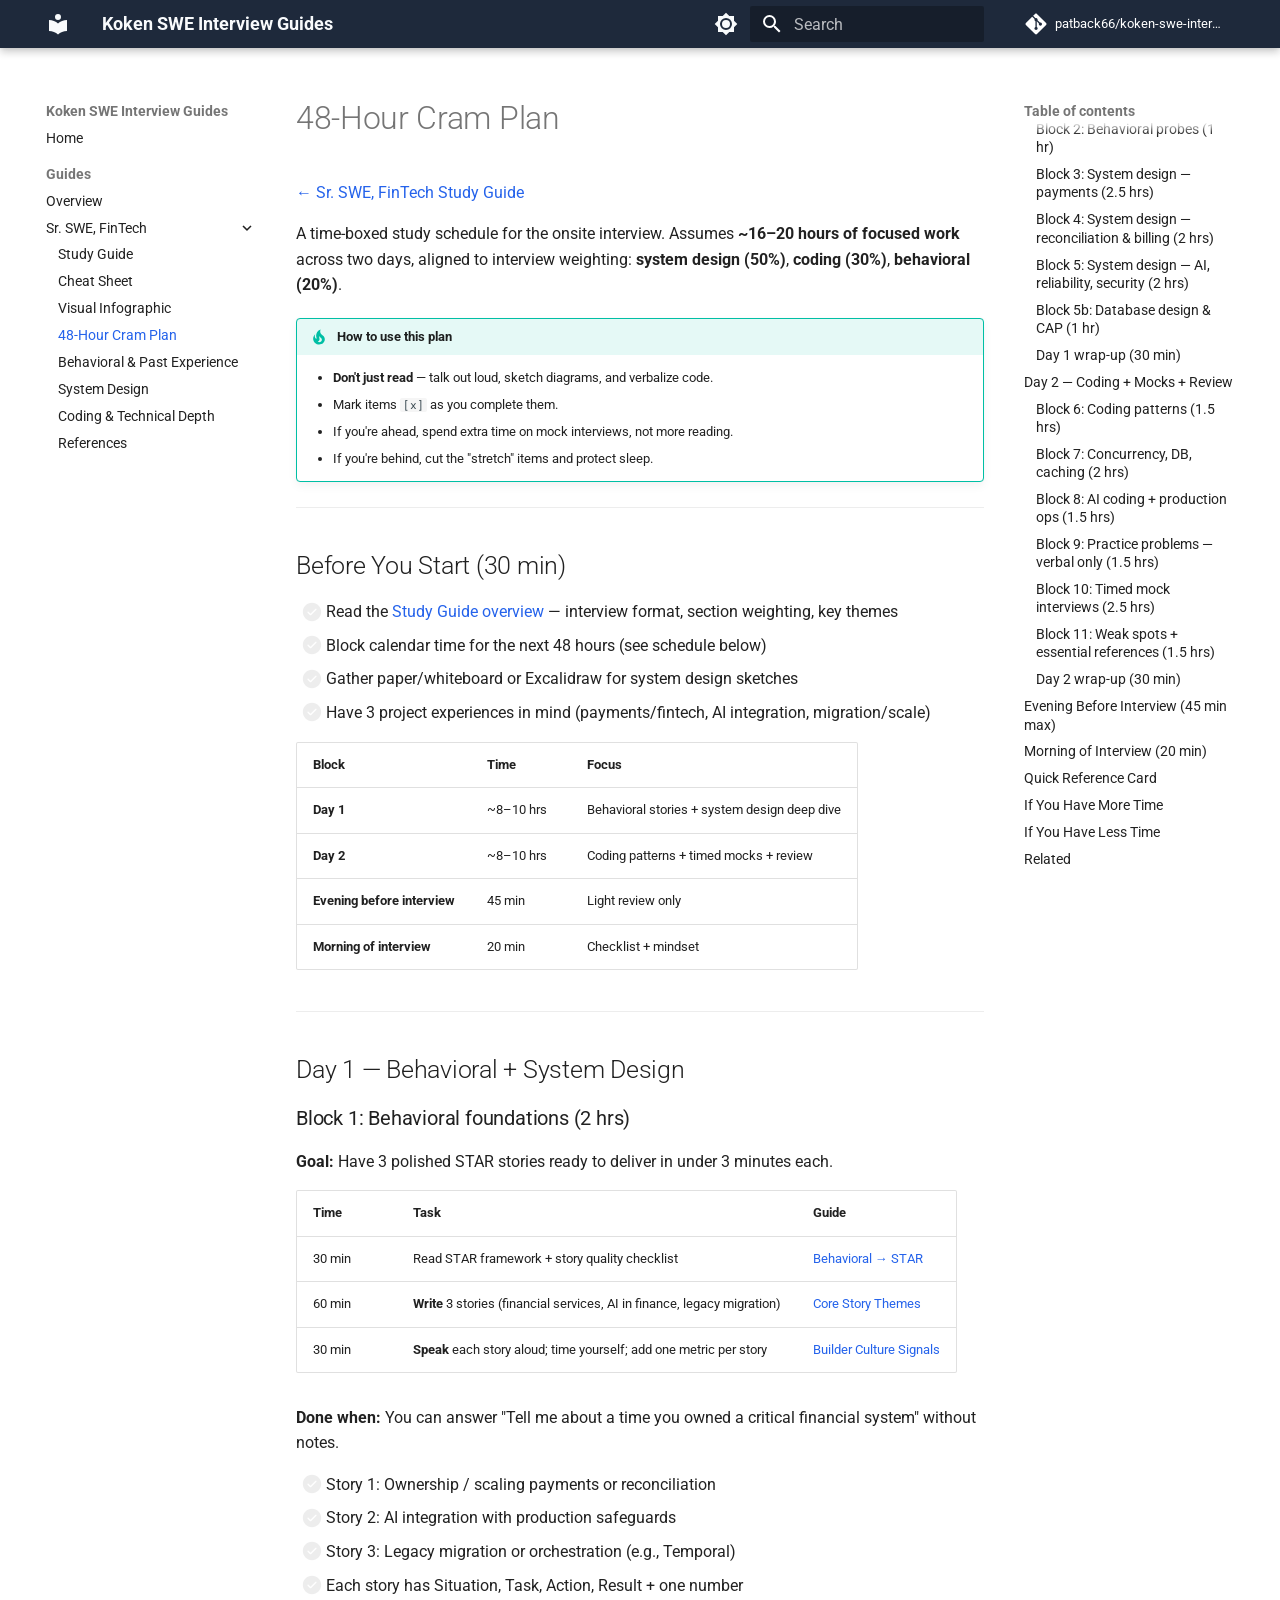
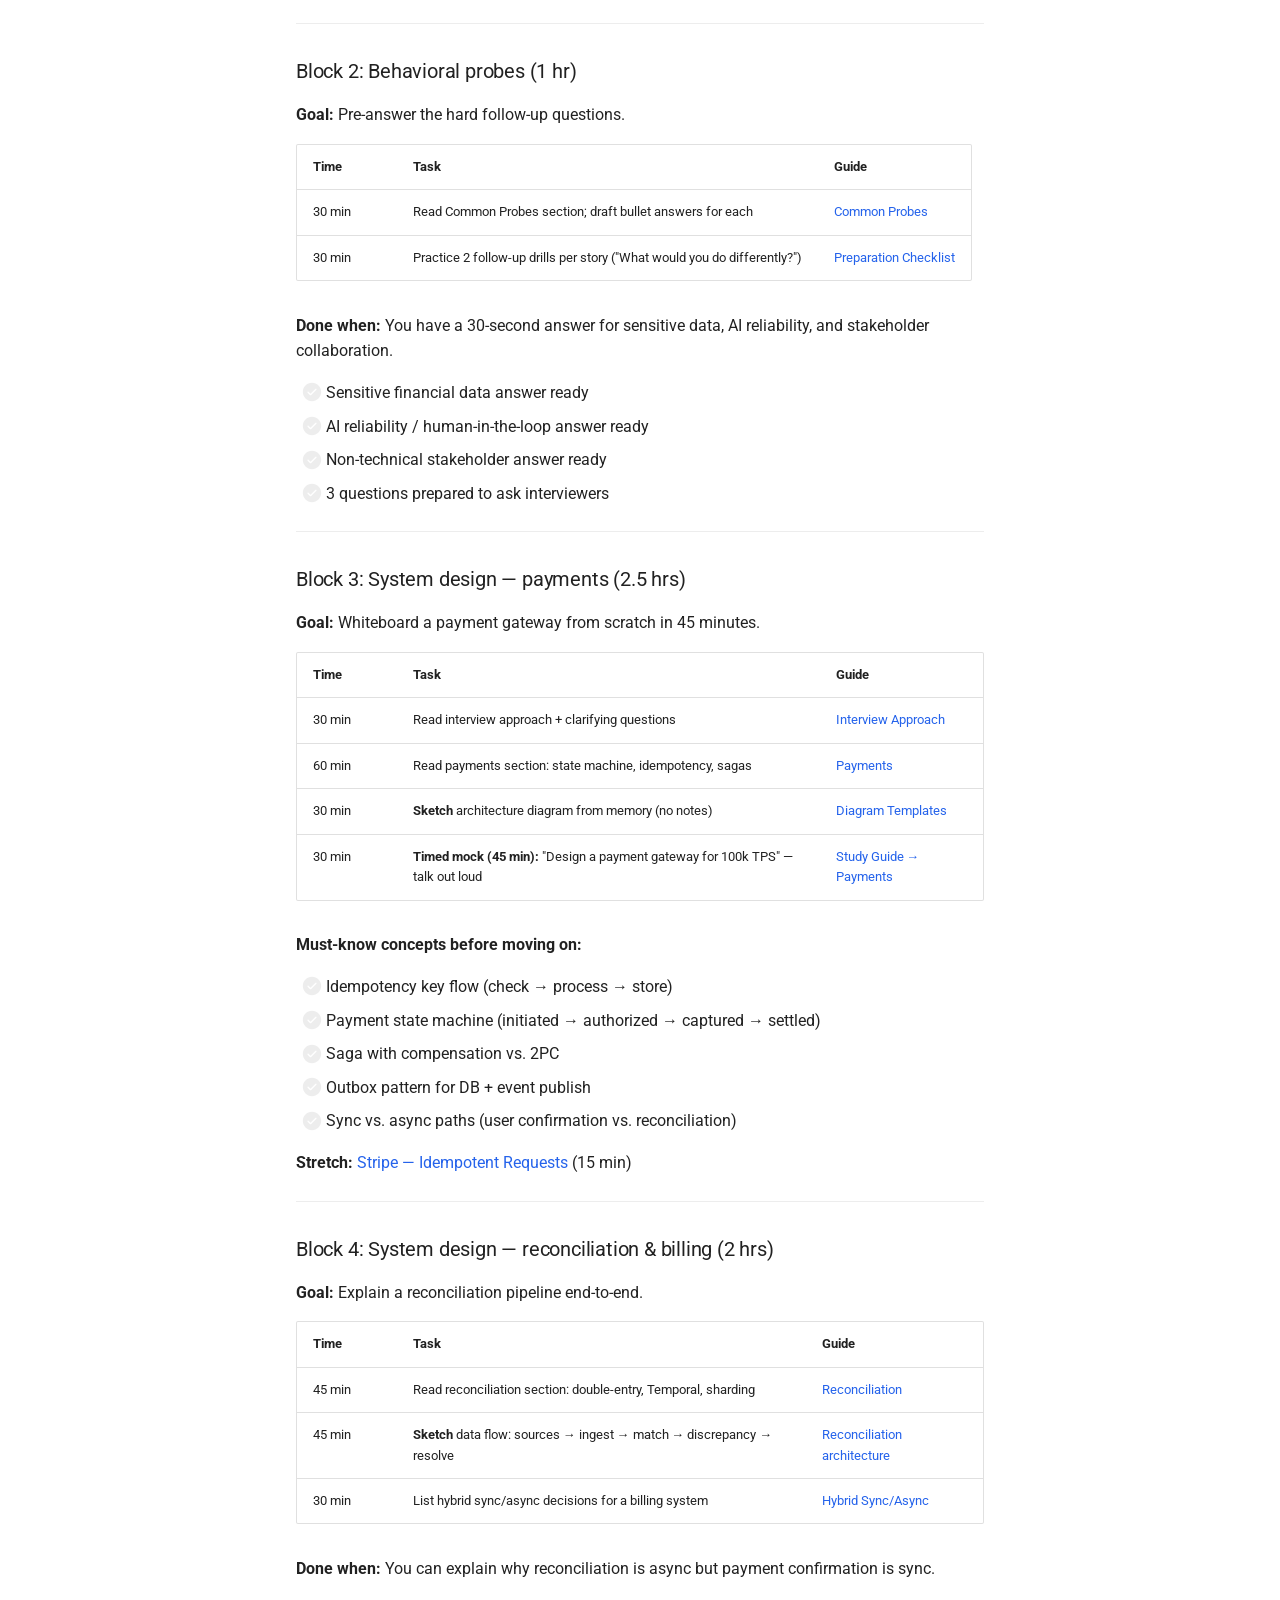
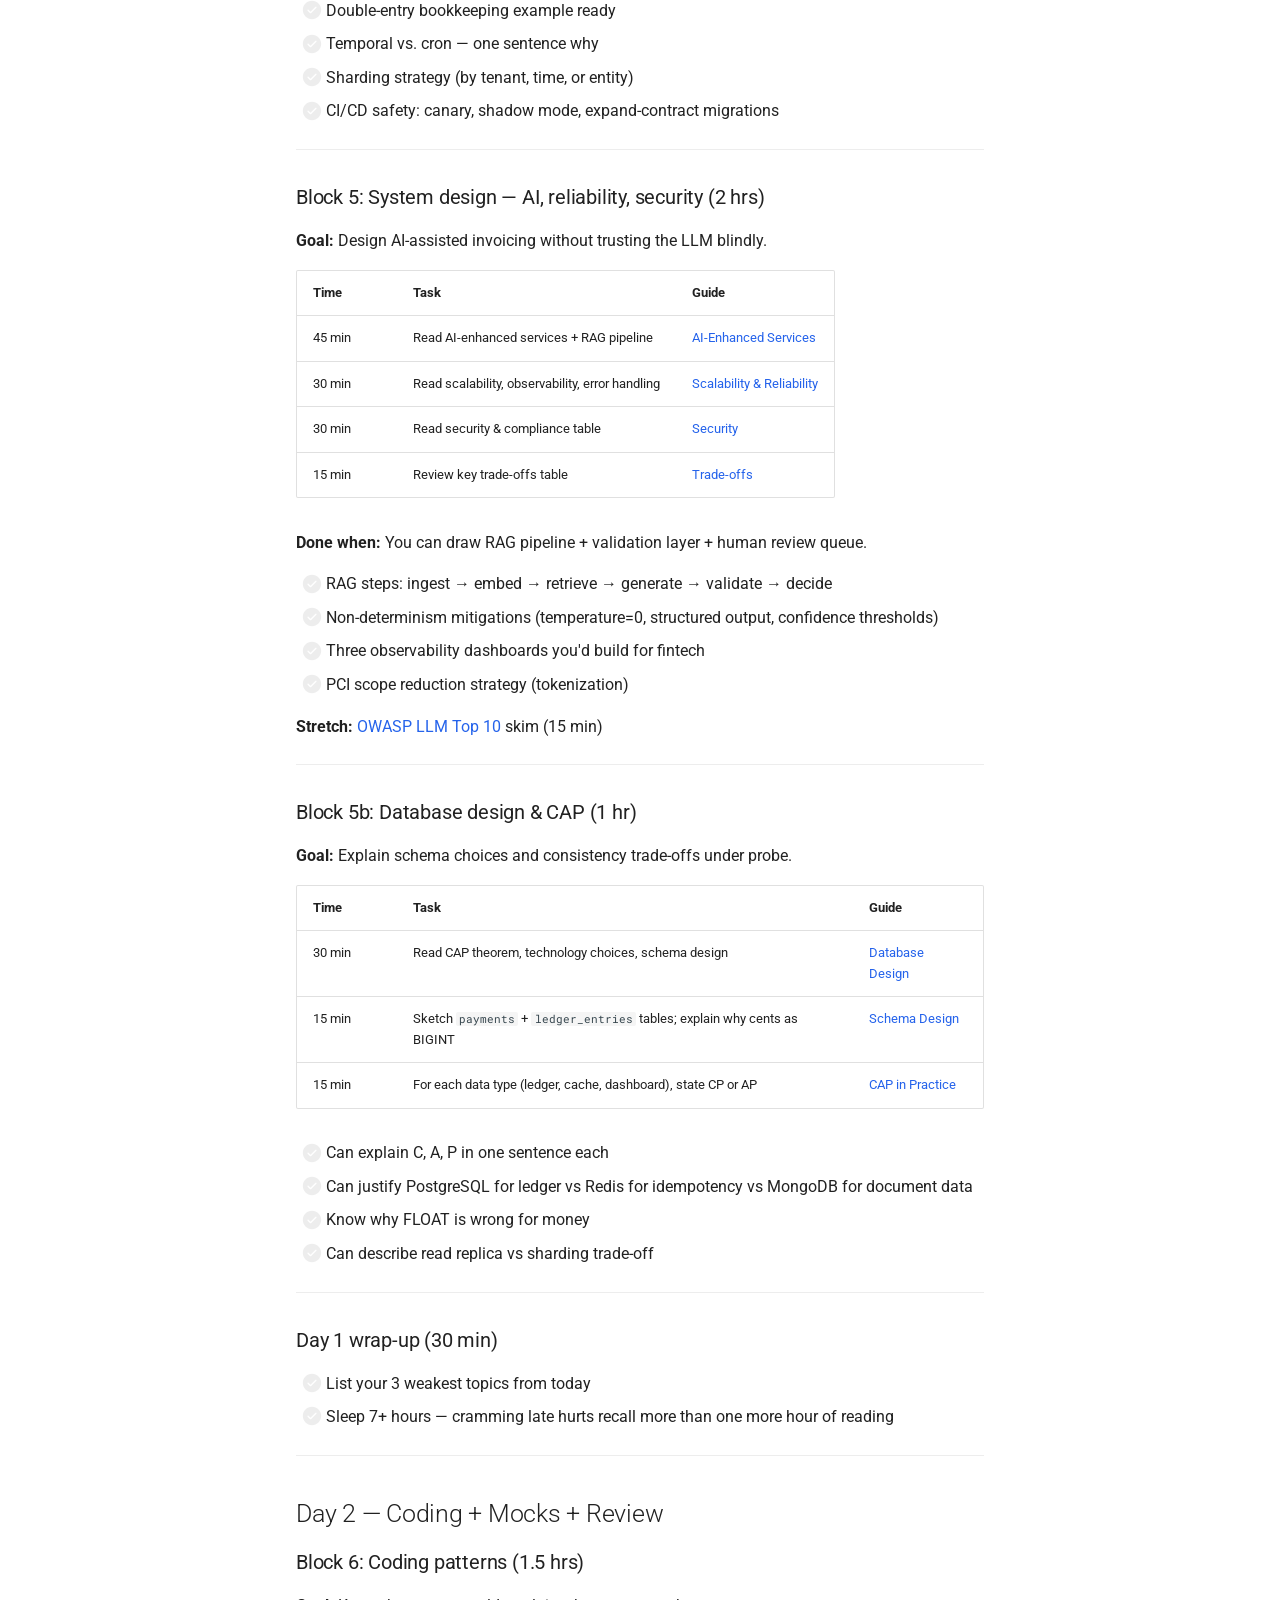
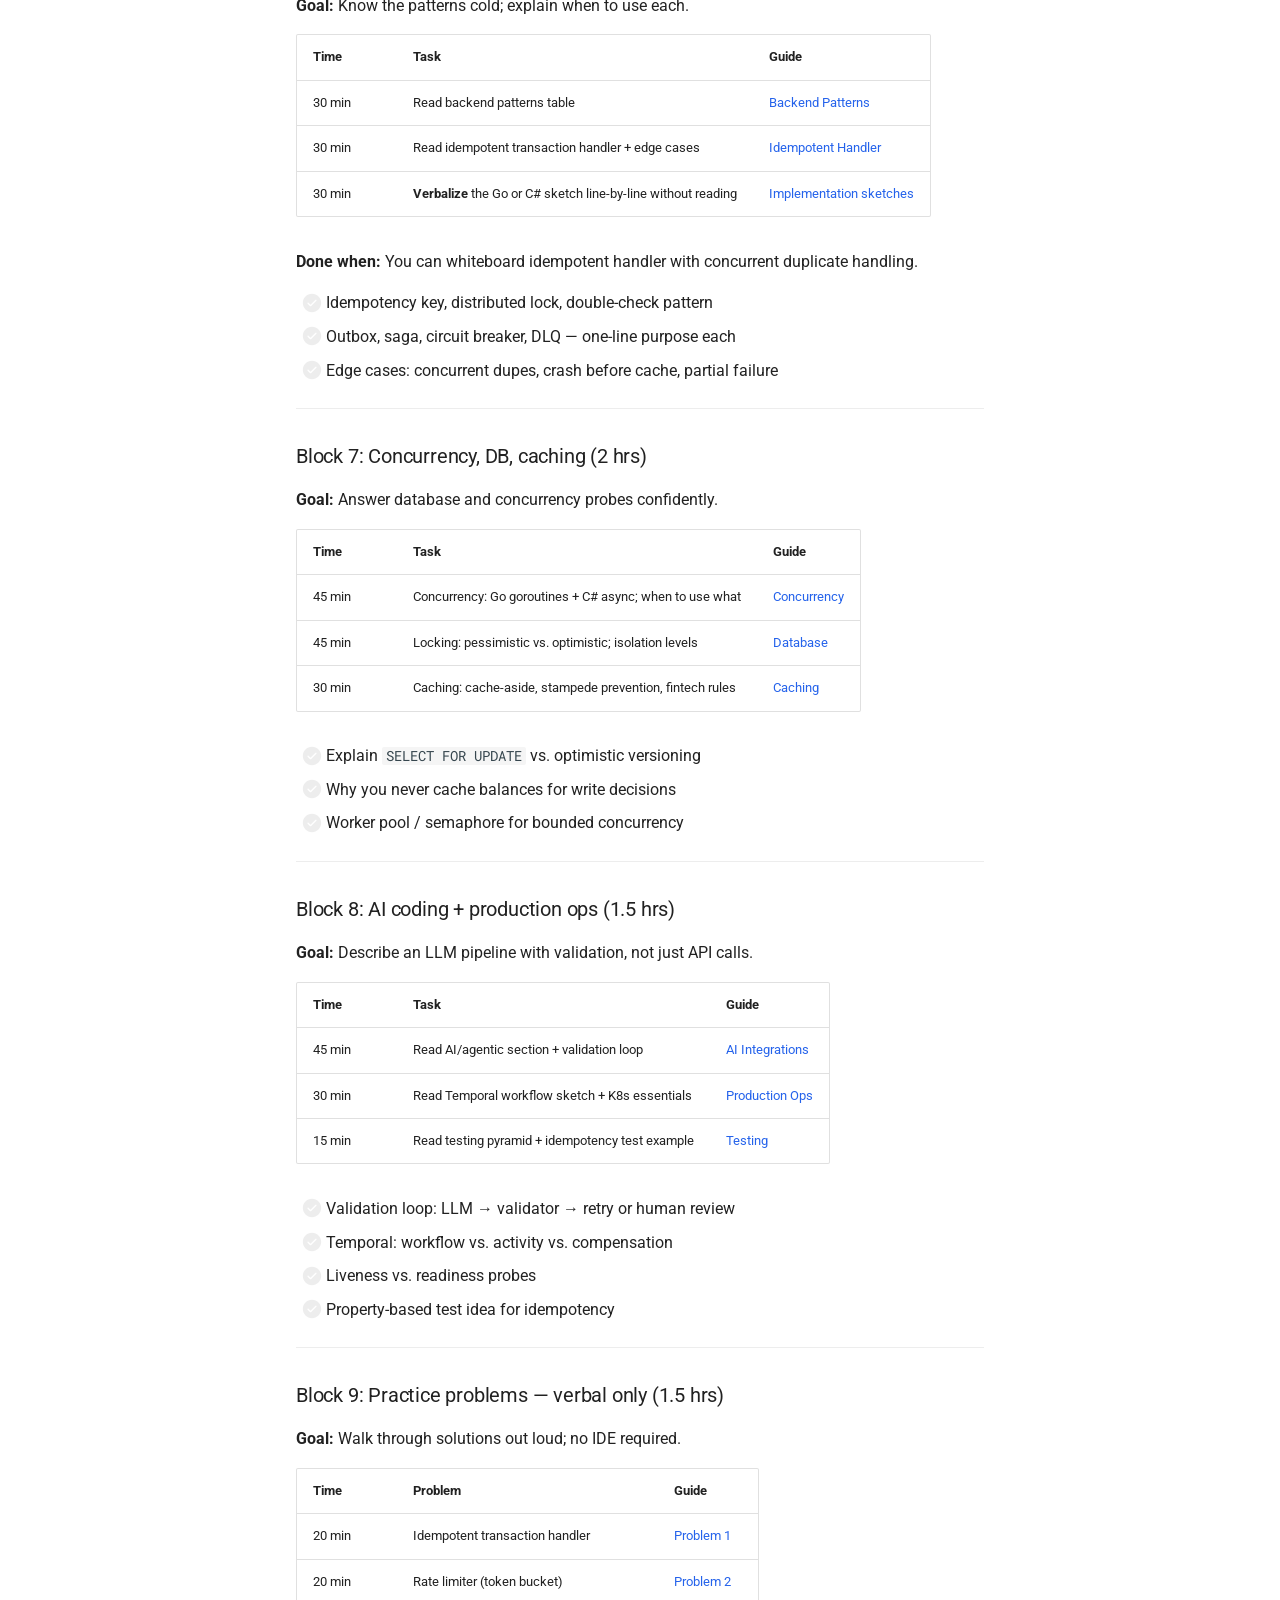
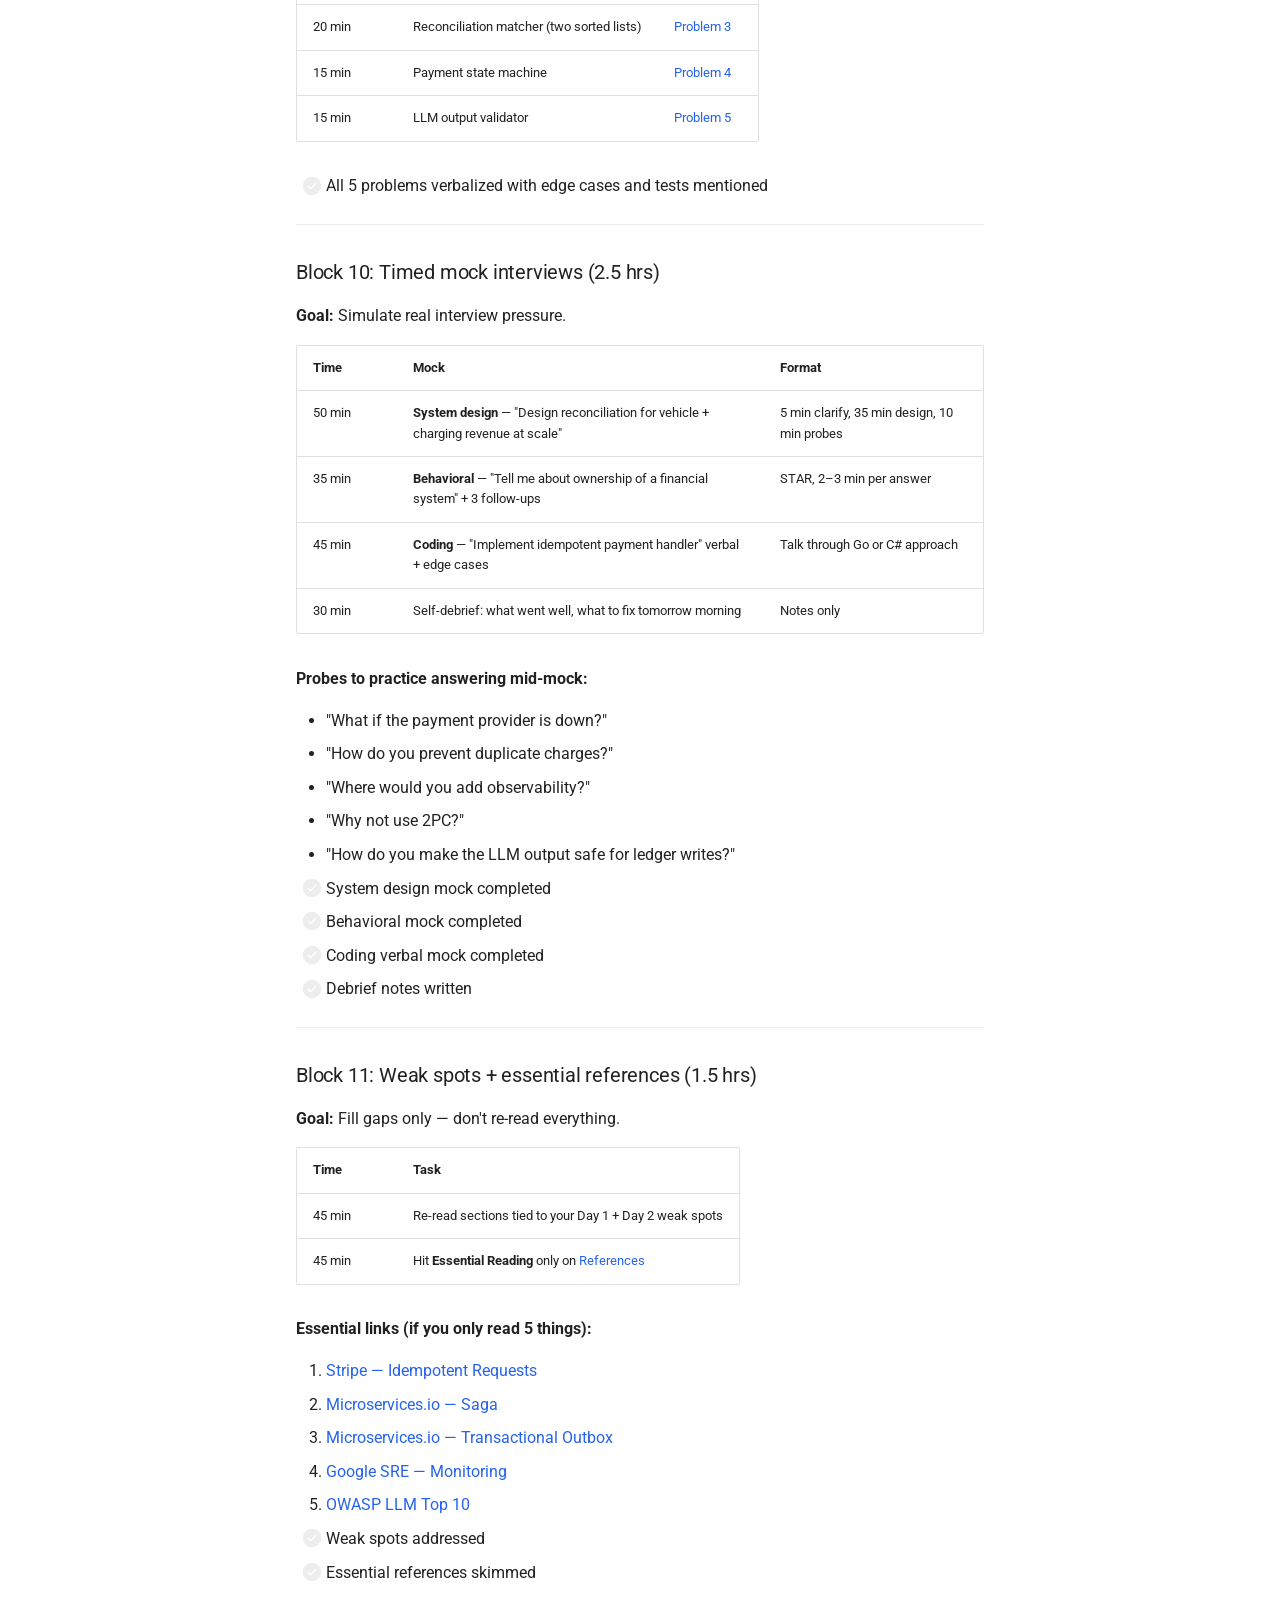
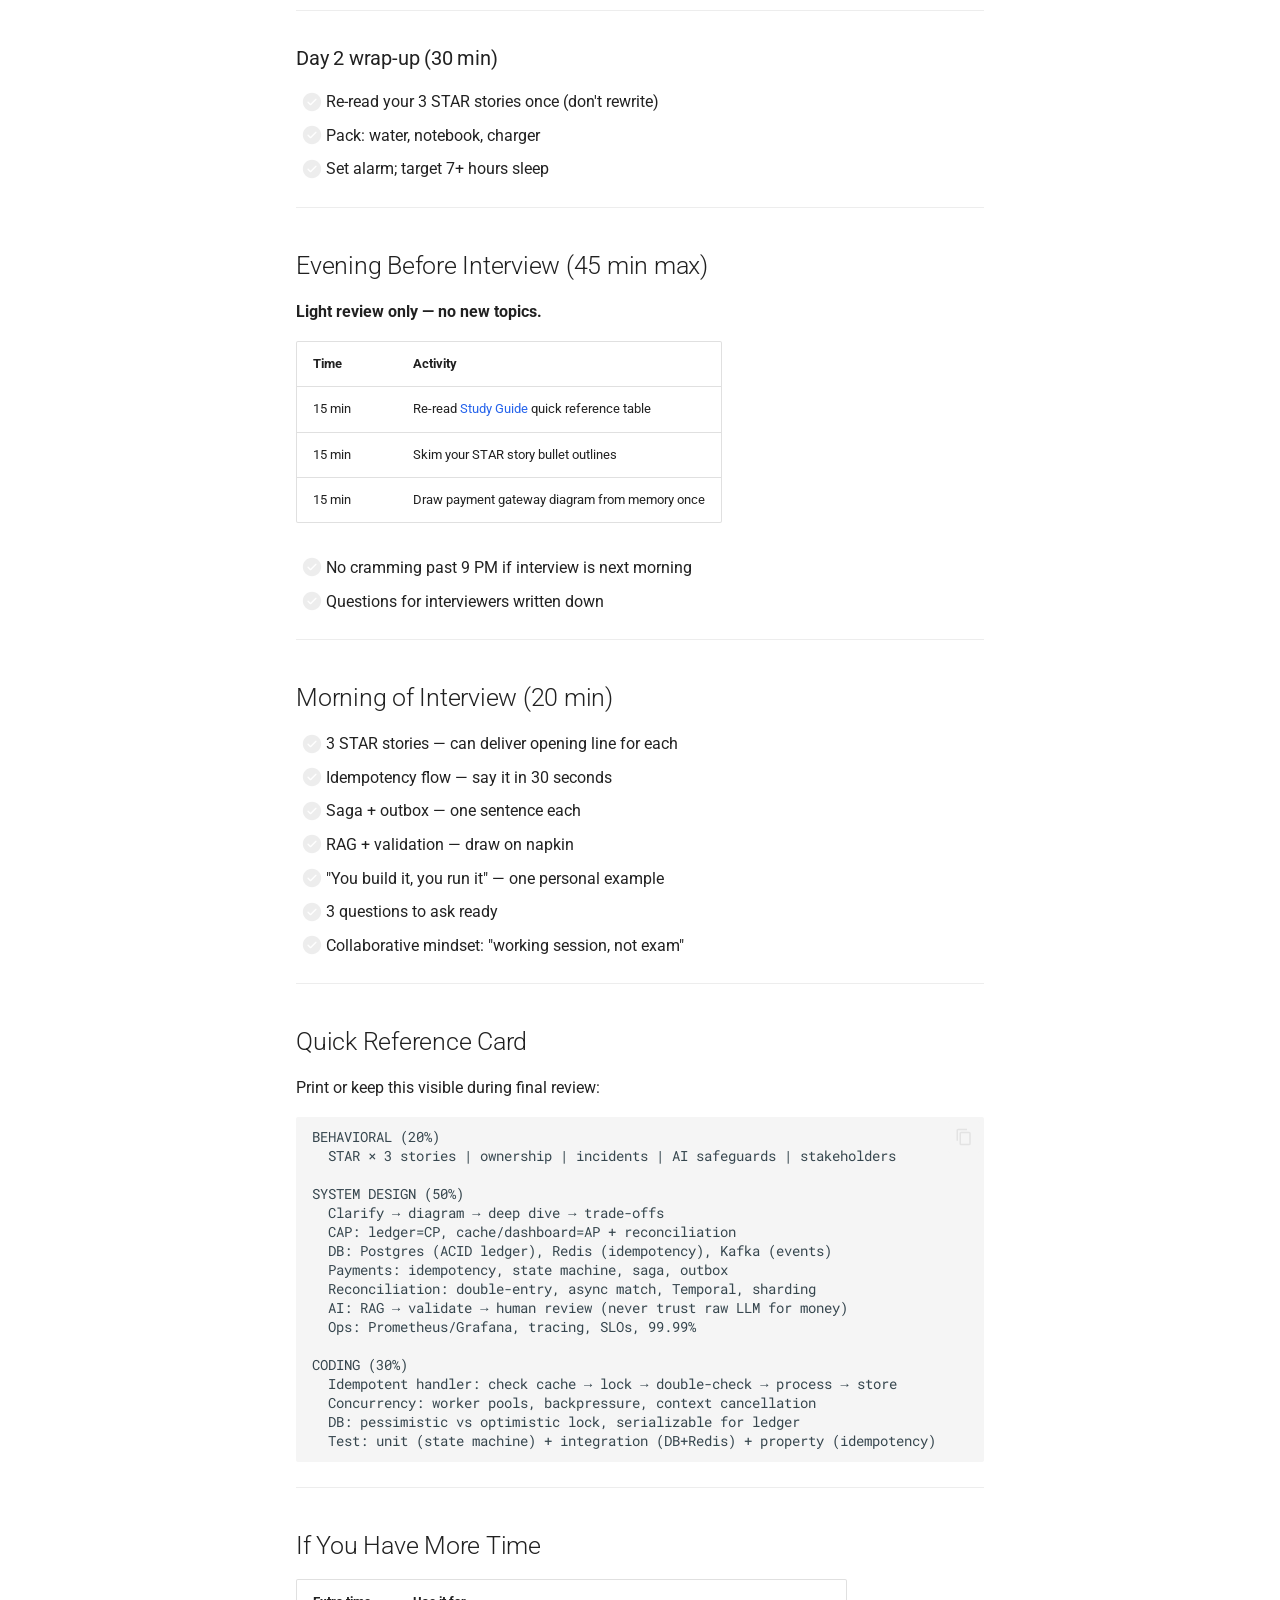
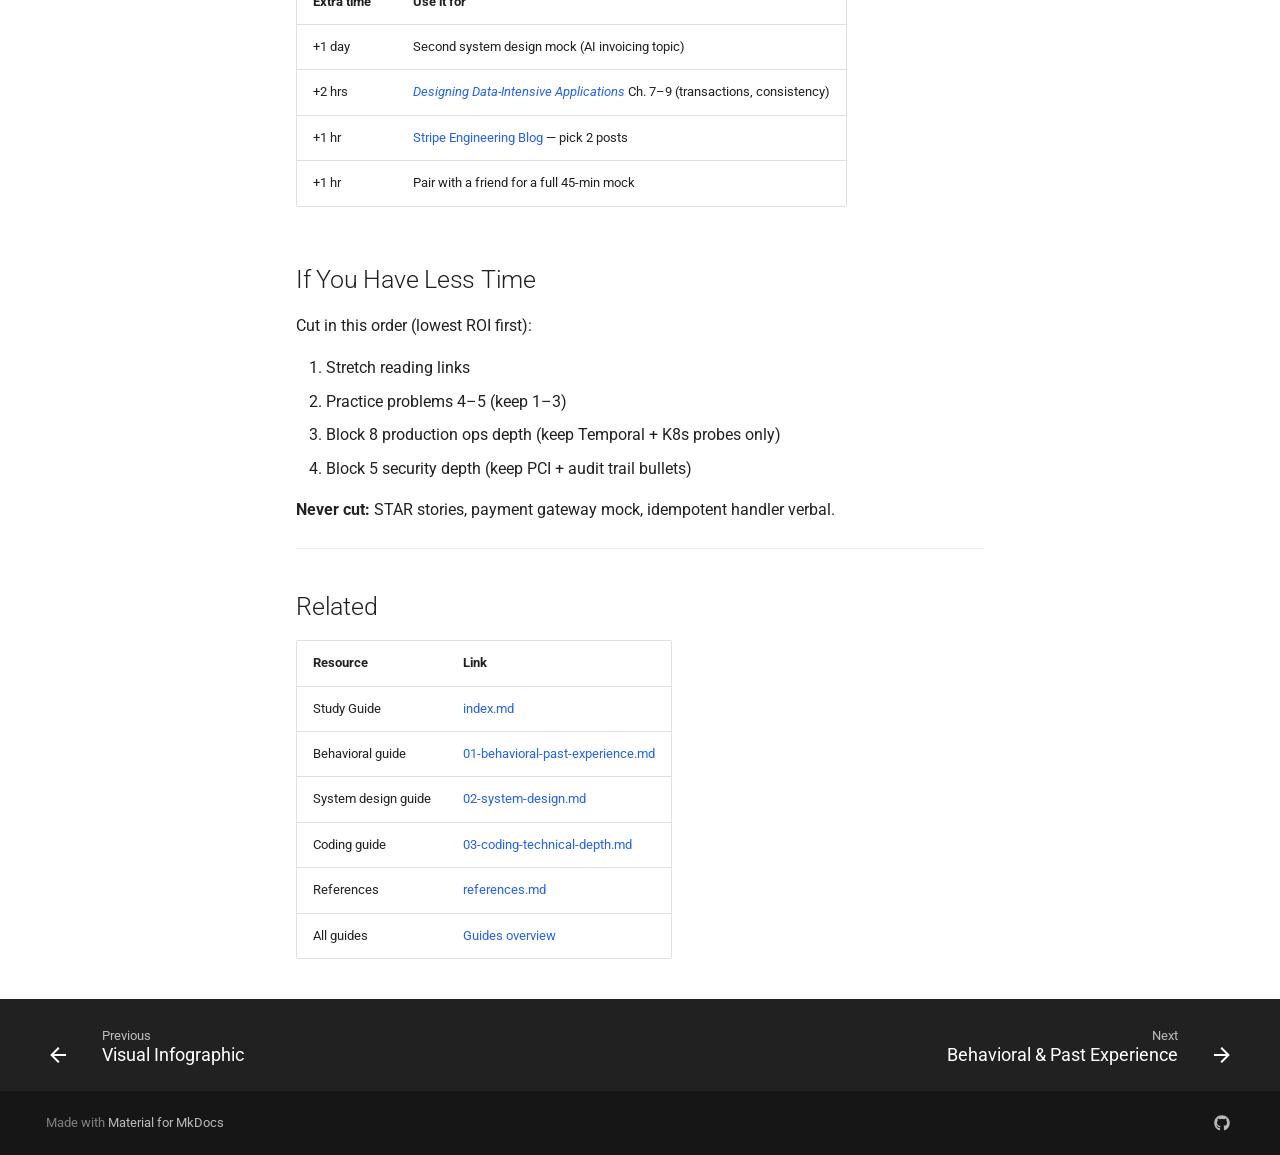
<file: guides/sr-swe-fintech/cram-plan/index.html>
<!doctype html>
<html lang="en" class="no-js">
  <head>
    
      <meta charset="utf-8">
      <meta name="viewport" content="width=device-width,initial-scale=1">
      
        <meta name="description" content="Software engineering interview prep guides — behavioral, system design, and coding">
      
      
      
        <link rel="canonical" href="https://patback66.github.io/koken-swe-interview-guides/guides/sr-swe-fintech/cram-plan/">
      
      
        <link rel="prev" href="../infographic/">
      
      
        <link rel="next" href="../01-behavioral-past-experience/">
      
      
        
      
      
      <link rel="icon" href="../../../assets/images/favicon.png">
      <meta name="generator" content="mkdocs-1.6.1, mkdocs-material-9.7.6">
    
    
      
        <title>48-Hour Cram Plan - Koken SWE Interview Guides</title>
      
    
    
      <link rel="stylesheet" href="../../../assets/stylesheets/main.484c7ddc.min.css">
      
        
        <link rel="stylesheet" href="../../../assets/stylesheets/palette.ab4e12ef.min.css">
      
      


    
    
      
    
    
      
        
        
        <link rel="preconnect" href="https://fonts.gstatic.com" crossorigin>
        <link rel="stylesheet" href="https://fonts.googleapis.com/css?family=Roboto:300,300i,400,400i,700,700i%7CRoboto+Mono:400,400i,700,700i&display=fallback">
        <style>:root{--md-text-font:"Roboto";--md-code-font:"Roboto Mono"}</style>
      
    
    
      <link rel="stylesheet" href="../../../stylesheets/extra.css">
    
    <script>__md_scope=new URL("../../..",location),__md_hash=e=>[...e].reduce(((e,_)=>(e<<5)-e+_.charCodeAt(0)),0),__md_get=(e,_=localStorage,t=__md_scope)=>JSON.parse(_.getItem(t.pathname+"."+e)),__md_set=(e,_,t=localStorage,a=__md_scope)=>{try{t.setItem(a.pathname+"."+e,JSON.stringify(_))}catch(e){}}</script>
    
      

    
    
  </head>
  
  
    
    
      
    
    
    
    
    <body dir="ltr" data-md-color-scheme="default" data-md-color-primary="blue" data-md-color-accent="blue">
  
    
    <input class="md-toggle" data-md-toggle="drawer" type="checkbox" id="__drawer" autocomplete="off">
    <input class="md-toggle" data-md-toggle="search" type="checkbox" id="__search" autocomplete="off">
    <label class="md-overlay" for="__drawer"></label>
    <div data-md-component="skip">
      
        
        <a href="#48-hour-cram-plan" class="md-skip">
          Skip to content
        </a>
      
    </div>
    <div data-md-component="announce">
      
    </div>
    
    
      

  

<header class="md-header md-header--shadow" data-md-component="header">
  <nav class="md-header__inner md-grid" aria-label="Header">
    <a href="../../.." title="Koken SWE Interview Guides" class="md-header__button md-logo" aria-label="Koken SWE Interview Guides" data-md-component="logo">
      
  
  <svg xmlns="http://www.w3.org/2000/svg" viewBox="0 0 24 24"><path d="M12 8a3 3 0 0 0 3-3 3 3 0 0 0-3-3 3 3 0 0 0-3 3 3 3 0 0 0 3 3m0 3.54C9.64 9.35 6.5 8 3 8v11c3.5 0 6.64 1.35 9 3.54 2.36-2.19 5.5-3.54 9-3.54V8c-3.5 0-6.64 1.35-9 3.54"/></svg>

    </a>
    <label class="md-header__button md-icon" for="__drawer">
      
      <svg xmlns="http://www.w3.org/2000/svg" viewBox="0 0 24 24"><path d="M3 6h18v2H3zm0 5h18v2H3zm0 5h18v2H3z"/></svg>
    </label>
    <div class="md-header__title" data-md-component="header-title">
      <div class="md-header__ellipsis">
        <div class="md-header__topic">
          <span class="md-ellipsis">
            Koken SWE Interview Guides
          </span>
        </div>
        <div class="md-header__topic" data-md-component="header-topic">
          <span class="md-ellipsis">
            
              48-Hour Cram Plan
            
          </span>
        </div>
      </div>
    </div>
    
      
        <form class="md-header__option" data-md-component="palette">
  
    
    
    
    <input class="md-option" data-md-color-media="(prefers-color-scheme: light)" data-md-color-scheme="default" data-md-color-primary="blue" data-md-color-accent="blue"  aria-label="Switch to dark mode"  type="radio" name="__palette" id="__palette_0">
    
      <label class="md-header__button md-icon" title="Switch to dark mode" for="__palette_1" hidden>
        <svg xmlns="http://www.w3.org/2000/svg" viewBox="0 0 24 24"><path d="M12 8a4 4 0 0 0-4 4 4 4 0 0 0 4 4 4 4 0 0 0 4-4 4 4 0 0 0-4-4m0 10a6 6 0 0 1-6-6 6 6 0 0 1 6-6 6 6 0 0 1 6 6 6 6 0 0 1-6 6m8-9.31V4h-4.69L12 .69 8.69 4H4v4.69L.69 12 4 15.31V20h4.69L12 23.31 15.31 20H20v-4.69L23.31 12z"/></svg>
      </label>
    
  
    
    
    
    <input class="md-option" data-md-color-media="(prefers-color-scheme: dark)" data-md-color-scheme="slate" data-md-color-primary="blue" data-md-color-accent="blue"  aria-label="Switch to light mode"  type="radio" name="__palette" id="__palette_1">
    
      <label class="md-header__button md-icon" title="Switch to light mode" for="__palette_0" hidden>
        <svg xmlns="http://www.w3.org/2000/svg" viewBox="0 0 24 24"><path d="M12 18c-.89 0-1.74-.2-2.5-.55C11.56 16.5 13 14.42 13 12s-1.44-4.5-3.5-5.45C10.26 6.2 11.11 6 12 6a6 6 0 0 1 6 6 6 6 0 0 1-6 6m8-9.31V4h-4.69L12 .69 8.69 4H4v4.69L.69 12 4 15.31V20h4.69L12 23.31 15.31 20H20v-4.69L23.31 12z"/></svg>
      </label>
    
  
</form>
      
    
    
      <script>var palette=__md_get("__palette");if(palette&&palette.color){if("(prefers-color-scheme)"===palette.color.media){var media=matchMedia("(prefers-color-scheme: light)"),input=document.querySelector(media.matches?"[data-md-color-media='(prefers-color-scheme: light)']":"[data-md-color-media='(prefers-color-scheme: dark)']");palette.color.media=input.getAttribute("data-md-color-media"),palette.color.scheme=input.getAttribute("data-md-color-scheme"),palette.color.primary=input.getAttribute("data-md-color-primary"),palette.color.accent=input.getAttribute("data-md-color-accent")}for(var[key,value]of Object.entries(palette.color))document.body.setAttribute("data-md-color-"+key,value)}</script>
    
    
    
      
      
        <label class="md-header__button md-icon" for="__search">
          
          <svg xmlns="http://www.w3.org/2000/svg" viewBox="0 0 24 24"><path d="M9.5 3A6.5 6.5 0 0 1 16 9.5c0 1.61-.59 3.09-1.56 4.23l.27.27h.79l5 5-1.5 1.5-5-5v-.79l-.27-.27A6.52 6.52 0 0 1 9.5 16 6.5 6.5 0 0 1 3 9.5 6.5 6.5 0 0 1 9.5 3m0 2C7 5 5 7 5 9.5S7 14 9.5 14 14 12 14 9.5 12 5 9.5 5"/></svg>
        </label>
        <div class="md-search" data-md-component="search" role="dialog">
  <label class="md-search__overlay" for="__search"></label>
  <div class="md-search__inner" role="search">
    <form class="md-search__form" name="search">
      <input type="text" class="md-search__input" name="query" aria-label="Search" placeholder="Search" autocapitalize="off" autocorrect="off" autocomplete="off" spellcheck="false" data-md-component="search-query" required>
      <label class="md-search__icon md-icon" for="__search">
        
        <svg xmlns="http://www.w3.org/2000/svg" viewBox="0 0 24 24"><path d="M9.5 3A6.5 6.5 0 0 1 16 9.5c0 1.61-.59 3.09-1.56 4.23l.27.27h.79l5 5-1.5 1.5-5-5v-.79l-.27-.27A6.52 6.52 0 0 1 9.5 16 6.5 6.5 0 0 1 3 9.5 6.5 6.5 0 0 1 9.5 3m0 2C7 5 5 7 5 9.5S7 14 9.5 14 14 12 14 9.5 12 5 9.5 5"/></svg>
        
        <svg xmlns="http://www.w3.org/2000/svg" viewBox="0 0 24 24"><path d="M20 11v2H8l5.5 5.5-1.42 1.42L4.16 12l7.92-7.92L13.5 5.5 8 11z"/></svg>
      </label>
      <nav class="md-search__options" aria-label="Search">
        
        <button type="reset" class="md-search__icon md-icon" title="Clear" aria-label="Clear" tabindex="-1">
          
          <svg xmlns="http://www.w3.org/2000/svg" viewBox="0 0 24 24"><path d="M19 6.41 17.59 5 12 10.59 6.41 5 5 6.41 10.59 12 5 17.59 6.41 19 12 13.41 17.59 19 19 17.59 13.41 12z"/></svg>
        </button>
      </nav>
      
        <div class="md-search__suggest" data-md-component="search-suggest"></div>
      
    </form>
    <div class="md-search__output">
      <div class="md-search__scrollwrap" tabindex="0" data-md-scrollfix>
        <div class="md-search-result" data-md-component="search-result">
          <div class="md-search-result__meta">
            Initializing search
          </div>
          <ol class="md-search-result__list" role="presentation"></ol>
        </div>
      </div>
    </div>
  </div>
</div>
      
    
    
      <div class="md-header__source">
        <a href="https://github.com/patback66/koken-swe-interview-guides" title="Go to repository" class="md-source" data-md-component="source">
  <div class="md-source__icon md-icon">
    
    <svg xmlns="http://www.w3.org/2000/svg" viewBox="0 0 448 512"><!--! Font Awesome Free 7.1.0 by @fontawesome - https://fontawesome.com License - https://fontawesome.com/license/free (Icons: CC BY 4.0, Fonts: SIL OFL 1.1, Code: MIT License) Copyright 2025 Fonticons, Inc.--><path d="M439.6 236.1 244 40.5c-5.4-5.5-12.8-8.5-20.4-8.5s-15 3-20.4 8.4L162.5 81l51.5 51.5c27.1-9.1 52.7 16.8 43.4 43.7l49.7 49.7c34.2-11.8 61.2 31 35.5 56.7-26.5 26.5-70.2-2.9-56-37.3L240.3 199v121.9c25.3 12.5 22.3 41.8 9.1 55-6.4 6.4-15.2 10.1-24.3 10.1s-17.8-3.6-24.3-10.1c-17.6-17.6-11.1-46.9 11.2-56v-123c-20.8-8.5-24.6-30.7-18.6-45L142.6 101 8.5 235.1C3 240.6 0 247.9 0 255.5s3 15 8.5 20.4l195.6 195.7c5.4 5.4 12.7 8.4 20.4 8.4s15-3 20.4-8.4l194.7-194.7c5.4-5.4 8.4-12.8 8.4-20.4s-3-15-8.4-20.4"/></svg>
  </div>
  <div class="md-source__repository">
    patback66/koken-swe-interview-guides
  </div>
</a>
      </div>
    
  </nav>
  
</header>
    
    <div class="md-container" data-md-component="container">
      
      
        
          
        
      
      <main class="md-main" data-md-component="main">
        <div class="md-main__inner md-grid">
          
            
              
              <div class="md-sidebar md-sidebar--primary" data-md-component="sidebar" data-md-type="navigation" >
                <div class="md-sidebar__scrollwrap">
                  <div class="md-sidebar__inner">
                    



<nav class="md-nav md-nav--primary" aria-label="Navigation" data-md-level="0">
  <label class="md-nav__title" for="__drawer">
    <a href="../../.." title="Koken SWE Interview Guides" class="md-nav__button md-logo" aria-label="Koken SWE Interview Guides" data-md-component="logo">
      
  
  <svg xmlns="http://www.w3.org/2000/svg" viewBox="0 0 24 24"><path d="M12 8a3 3 0 0 0 3-3 3 3 0 0 0-3-3 3 3 0 0 0-3 3 3 3 0 0 0 3 3m0 3.54C9.64 9.35 6.5 8 3 8v11c3.5 0 6.64 1.35 9 3.54 2.36-2.19 5.5-3.54 9-3.54V8c-3.5 0-6.64 1.35-9 3.54"/></svg>

    </a>
    Koken SWE Interview Guides
  </label>
  
    <div class="md-nav__source">
      <a href="https://github.com/patback66/koken-swe-interview-guides" title="Go to repository" class="md-source" data-md-component="source">
  <div class="md-source__icon md-icon">
    
    <svg xmlns="http://www.w3.org/2000/svg" viewBox="0 0 448 512"><!--! Font Awesome Free 7.1.0 by @fontawesome - https://fontawesome.com License - https://fontawesome.com/license/free (Icons: CC BY 4.0, Fonts: SIL OFL 1.1, Code: MIT License) Copyright 2025 Fonticons, Inc.--><path d="M439.6 236.1 244 40.5c-5.4-5.5-12.8-8.5-20.4-8.5s-15 3-20.4 8.4L162.5 81l51.5 51.5c27.1-9.1 52.7 16.8 43.4 43.7l49.7 49.7c34.2-11.8 61.2 31 35.5 56.7-26.5 26.5-70.2-2.9-56-37.3L240.3 199v121.9c25.3 12.5 22.3 41.8 9.1 55-6.4 6.4-15.2 10.1-24.3 10.1s-17.8-3.6-24.3-10.1c-17.6-17.6-11.1-46.9 11.2-56v-123c-20.8-8.5-24.6-30.7-18.6-45L142.6 101 8.5 235.1C3 240.6 0 247.9 0 255.5s3 15 8.5 20.4l195.6 195.7c5.4 5.4 12.7 8.4 20.4 8.4s15-3 20.4-8.4l194.7-194.7c5.4-5.4 8.4-12.8 8.4-20.4s-3-15-8.4-20.4"/></svg>
  </div>
  <div class="md-source__repository">
    patback66/koken-swe-interview-guides
  </div>
</a>
    </div>
  
  <ul class="md-nav__list" data-md-scrollfix>
    
      
      
  
  
  
  
    <li class="md-nav__item">
      <a href="../../.." class="md-nav__link">
        
  
  
  <span class="md-ellipsis">
    
  
    Home
  

    
  </span>
  
  

      </a>
    </li>
  

    
      
      
  
  
    
  
  
  
    
    
    
    
      
        
        
      
    
    
    <li class="md-nav__item md-nav__item--active md-nav__item--section md-nav__item--nested">
      
        
        
        <input class="md-nav__toggle md-toggle " type="checkbox" id="__nav_2" checked>
        
          
          <label class="md-nav__link" for="__nav_2" id="__nav_2_label" tabindex="">
            
  
  
  <span class="md-ellipsis">
    
  
    Guides
  

    
  </span>
  
  

            <span class="md-nav__icon md-icon"></span>
          </label>
        
        <nav class="md-nav" data-md-level="1" aria-labelledby="__nav_2_label" aria-expanded="true">
          <label class="md-nav__title" for="__nav_2">
            <span class="md-nav__icon md-icon"></span>
            
  
    Guides
  

          </label>
          <ul class="md-nav__list" data-md-scrollfix>
            
              
                
  
  
  
  
    <li class="md-nav__item">
      <a href="../../" class="md-nav__link">
        
  
  
  <span class="md-ellipsis">
    
  
    Overview
  

    
  </span>
  
  

      </a>
    </li>
  

              
            
              
                
  
  
    
  
  
  
    
    
    
    
      
    
    
    <li class="md-nav__item md-nav__item--active md-nav__item--nested">
      
        
        
        <input class="md-nav__toggle md-toggle " type="checkbox" id="__nav_2_2" checked>
        
          
          <label class="md-nav__link" for="__nav_2_2" id="__nav_2_2_label" tabindex="0">
            
  
  
  <span class="md-ellipsis">
    
  
    Sr. SWE, FinTech
  

    
  </span>
  
  

            <span class="md-nav__icon md-icon"></span>
          </label>
        
        <nav class="md-nav" data-md-level="2" aria-labelledby="__nav_2_2_label" aria-expanded="true">
          <label class="md-nav__title" for="__nav_2_2">
            <span class="md-nav__icon md-icon"></span>
            
  
    Sr. SWE, FinTech
  

          </label>
          <ul class="md-nav__list" data-md-scrollfix>
            
              
                
  
  
  
  
    <li class="md-nav__item">
      <a href="../" class="md-nav__link">
        
  
  
  <span class="md-ellipsis">
    
  
    Study Guide
  

    
  </span>
  
  

      </a>
    </li>
  

              
            
              
                
  
  
  
  
    <li class="md-nav__item">
      <a href="../cheat-sheet/" class="md-nav__link">
        
  
  
  <span class="md-ellipsis">
    
  
    Cheat Sheet
  

    
  </span>
  
  

      </a>
    </li>
  

              
            
              
                
  
  
  
  
    <li class="md-nav__item">
      <a href="../infographic/" class="md-nav__link">
        
  
  
  <span class="md-ellipsis">
    
  
    Visual Infographic
  

    
  </span>
  
  

      </a>
    </li>
  

              
            
              
                
  
  
    
  
  
  
    <li class="md-nav__item md-nav__item--active">
      
      <input class="md-nav__toggle md-toggle" type="checkbox" id="__toc">
      
      
        
      
      
        <label class="md-nav__link md-nav__link--active" for="__toc">
          
  
  
  <span class="md-ellipsis">
    
  
    48-Hour Cram Plan
  

    
  </span>
  
  

          <span class="md-nav__icon md-icon"></span>
        </label>
      
      <a href="./" class="md-nav__link md-nav__link--active">
        
  
  
  <span class="md-ellipsis">
    
  
    48-Hour Cram Plan
  

    
  </span>
  
  

      </a>
      
        

<nav class="md-nav md-nav--secondary" aria-label="Table of contents">
  
  
  
    
  
  
    <label class="md-nav__title" for="__toc">
      <span class="md-nav__icon md-icon"></span>
      Table of contents
    </label>
    <ul class="md-nav__list" data-md-component="toc" data-md-scrollfix>
      
        <li class="md-nav__item">
  <a href="#before-you-start-30-min" class="md-nav__link">
    <span class="md-ellipsis">
      
        Before You Start (30 min)
      
    </span>
  </a>
  
</li>
      
        <li class="md-nav__item">
  <a href="#day-1-behavioral-system-design" class="md-nav__link">
    <span class="md-ellipsis">
      
        Day 1 — Behavioral + System Design
      
    </span>
  </a>
  
    <nav class="md-nav" aria-label="Day 1 — Behavioral + System Design">
      <ul class="md-nav__list">
        
          <li class="md-nav__item">
  <a href="#block-1-behavioral-foundations-2-hrs" class="md-nav__link">
    <span class="md-ellipsis">
      
        Block 1: Behavioral foundations (2 hrs)
      
    </span>
  </a>
  
</li>
        
          <li class="md-nav__item">
  <a href="#block-2-behavioral-probes-1-hr" class="md-nav__link">
    <span class="md-ellipsis">
      
        Block 2: Behavioral probes (1 hr)
      
    </span>
  </a>
  
</li>
        
          <li class="md-nav__item">
  <a href="#block-3-system-design-payments-25-hrs" class="md-nav__link">
    <span class="md-ellipsis">
      
        Block 3: System design — payments (2.5 hrs)
      
    </span>
  </a>
  
</li>
        
          <li class="md-nav__item">
  <a href="#block-4-system-design-reconciliation-billing-2-hrs" class="md-nav__link">
    <span class="md-ellipsis">
      
        Block 4: System design — reconciliation &amp; billing (2 hrs)
      
    </span>
  </a>
  
</li>
        
          <li class="md-nav__item">
  <a href="#block-5-system-design-ai-reliability-security-2-hrs" class="md-nav__link">
    <span class="md-ellipsis">
      
        Block 5: System design — AI, reliability, security (2 hrs)
      
    </span>
  </a>
  
</li>
        
          <li class="md-nav__item">
  <a href="#block-5b-database-design-cap-1-hr" class="md-nav__link">
    <span class="md-ellipsis">
      
        Block 5b: Database design &amp; CAP (1 hr)
      
    </span>
  </a>
  
</li>
        
          <li class="md-nav__item">
  <a href="#day-1-wrap-up-30-min" class="md-nav__link">
    <span class="md-ellipsis">
      
        Day 1 wrap-up (30 min)
      
    </span>
  </a>
  
</li>
        
      </ul>
    </nav>
  
</li>
      
        <li class="md-nav__item">
  <a href="#day-2-coding-mocks-review" class="md-nav__link">
    <span class="md-ellipsis">
      
        Day 2 — Coding + Mocks + Review
      
    </span>
  </a>
  
    <nav class="md-nav" aria-label="Day 2 — Coding + Mocks + Review">
      <ul class="md-nav__list">
        
          <li class="md-nav__item">
  <a href="#block-6-coding-patterns-15-hrs" class="md-nav__link">
    <span class="md-ellipsis">
      
        Block 6: Coding patterns (1.5 hrs)
      
    </span>
  </a>
  
</li>
        
          <li class="md-nav__item">
  <a href="#block-7-concurrency-db-caching-2-hrs" class="md-nav__link">
    <span class="md-ellipsis">
      
        Block 7: Concurrency, DB, caching (2 hrs)
      
    </span>
  </a>
  
</li>
        
          <li class="md-nav__item">
  <a href="#block-8-ai-coding-production-ops-15-hrs" class="md-nav__link">
    <span class="md-ellipsis">
      
        Block 8: AI coding + production ops (1.5 hrs)
      
    </span>
  </a>
  
</li>
        
          <li class="md-nav__item">
  <a href="#block-9-practice-problems-verbal-only-15-hrs" class="md-nav__link">
    <span class="md-ellipsis">
      
        Block 9: Practice problems — verbal only (1.5 hrs)
      
    </span>
  </a>
  
</li>
        
          <li class="md-nav__item">
  <a href="#block-10-timed-mock-interviews-25-hrs" class="md-nav__link">
    <span class="md-ellipsis">
      
        Block 10: Timed mock interviews (2.5 hrs)
      
    </span>
  </a>
  
</li>
        
          <li class="md-nav__item">
  <a href="#block-11-weak-spots-essential-references-15-hrs" class="md-nav__link">
    <span class="md-ellipsis">
      
        Block 11: Weak spots + essential references (1.5 hrs)
      
    </span>
  </a>
  
</li>
        
          <li class="md-nav__item">
  <a href="#day-2-wrap-up-30-min" class="md-nav__link">
    <span class="md-ellipsis">
      
        Day 2 wrap-up (30 min)
      
    </span>
  </a>
  
</li>
        
      </ul>
    </nav>
  
</li>
      
        <li class="md-nav__item">
  <a href="#evening-before-interview-45-min-max" class="md-nav__link">
    <span class="md-ellipsis">
      
        Evening Before Interview (45 min max)
      
    </span>
  </a>
  
</li>
      
        <li class="md-nav__item">
  <a href="#morning-of-interview-20-min" class="md-nav__link">
    <span class="md-ellipsis">
      
        Morning of Interview (20 min)
      
    </span>
  </a>
  
</li>
      
        <li class="md-nav__item">
  <a href="#quick-reference-card" class="md-nav__link">
    <span class="md-ellipsis">
      
        Quick Reference Card
      
    </span>
  </a>
  
</li>
      
        <li class="md-nav__item">
  <a href="#if-you-have-more-time" class="md-nav__link">
    <span class="md-ellipsis">
      
        If You Have More Time
      
    </span>
  </a>
  
</li>
      
        <li class="md-nav__item">
  <a href="#if-you-have-less-time" class="md-nav__link">
    <span class="md-ellipsis">
      
        If You Have Less Time
      
    </span>
  </a>
  
</li>
      
        <li class="md-nav__item">
  <a href="#related" class="md-nav__link">
    <span class="md-ellipsis">
      
        Related
      
    </span>
  </a>
  
</li>
      
    </ul>
  
</nav>
      
    </li>
  

              
            
              
                
  
  
  
  
    <li class="md-nav__item">
      <a href="../01-behavioral-past-experience/" class="md-nav__link">
        
  
  
  <span class="md-ellipsis">
    
  
    Behavioral & Past Experience
  

    
  </span>
  
  

      </a>
    </li>
  

              
            
              
                
  
  
  
  
    <li class="md-nav__item">
      <a href="../02-system-design/" class="md-nav__link">
        
  
  
  <span class="md-ellipsis">
    
  
    System Design
  

    
  </span>
  
  

      </a>
    </li>
  

              
            
              
                
  
  
  
  
    <li class="md-nav__item">
      <a href="../03-coding-technical-depth/" class="md-nav__link">
        
  
  
  <span class="md-ellipsis">
    
  
    Coding & Technical Depth
  

    
  </span>
  
  

      </a>
    </li>
  

              
            
              
                
  
  
  
  
    <li class="md-nav__item">
      <a href="../references/" class="md-nav__link">
        
  
  
  <span class="md-ellipsis">
    
  
    References
  

    
  </span>
  
  

      </a>
    </li>
  

              
            
          </ul>
        </nav>
      
    </li>
  

              
            
          </ul>
        </nav>
      
    </li>
  

    
  </ul>
</nav>
                  </div>
                </div>
              </div>
            
            
              
              <div class="md-sidebar md-sidebar--secondary" data-md-component="sidebar" data-md-type="toc" >
                <div class="md-sidebar__scrollwrap">
                  <div class="md-sidebar__inner">
                    

<nav class="md-nav md-nav--secondary" aria-label="Table of contents">
  
  
  
    
  
  
    <label class="md-nav__title" for="__toc">
      <span class="md-nav__icon md-icon"></span>
      Table of contents
    </label>
    <ul class="md-nav__list" data-md-component="toc" data-md-scrollfix>
      
        <li class="md-nav__item">
  <a href="#before-you-start-30-min" class="md-nav__link">
    <span class="md-ellipsis">
      
        Before You Start (30 min)
      
    </span>
  </a>
  
</li>
      
        <li class="md-nav__item">
  <a href="#day-1-behavioral-system-design" class="md-nav__link">
    <span class="md-ellipsis">
      
        Day 1 — Behavioral + System Design
      
    </span>
  </a>
  
    <nav class="md-nav" aria-label="Day 1 — Behavioral + System Design">
      <ul class="md-nav__list">
        
          <li class="md-nav__item">
  <a href="#block-1-behavioral-foundations-2-hrs" class="md-nav__link">
    <span class="md-ellipsis">
      
        Block 1: Behavioral foundations (2 hrs)
      
    </span>
  </a>
  
</li>
        
          <li class="md-nav__item">
  <a href="#block-2-behavioral-probes-1-hr" class="md-nav__link">
    <span class="md-ellipsis">
      
        Block 2: Behavioral probes (1 hr)
      
    </span>
  </a>
  
</li>
        
          <li class="md-nav__item">
  <a href="#block-3-system-design-payments-25-hrs" class="md-nav__link">
    <span class="md-ellipsis">
      
        Block 3: System design — payments (2.5 hrs)
      
    </span>
  </a>
  
</li>
        
          <li class="md-nav__item">
  <a href="#block-4-system-design-reconciliation-billing-2-hrs" class="md-nav__link">
    <span class="md-ellipsis">
      
        Block 4: System design — reconciliation &amp; billing (2 hrs)
      
    </span>
  </a>
  
</li>
        
          <li class="md-nav__item">
  <a href="#block-5-system-design-ai-reliability-security-2-hrs" class="md-nav__link">
    <span class="md-ellipsis">
      
        Block 5: System design — AI, reliability, security (2 hrs)
      
    </span>
  </a>
  
</li>
        
          <li class="md-nav__item">
  <a href="#block-5b-database-design-cap-1-hr" class="md-nav__link">
    <span class="md-ellipsis">
      
        Block 5b: Database design &amp; CAP (1 hr)
      
    </span>
  </a>
  
</li>
        
          <li class="md-nav__item">
  <a href="#day-1-wrap-up-30-min" class="md-nav__link">
    <span class="md-ellipsis">
      
        Day 1 wrap-up (30 min)
      
    </span>
  </a>
  
</li>
        
      </ul>
    </nav>
  
</li>
      
        <li class="md-nav__item">
  <a href="#day-2-coding-mocks-review" class="md-nav__link">
    <span class="md-ellipsis">
      
        Day 2 — Coding + Mocks + Review
      
    </span>
  </a>
  
    <nav class="md-nav" aria-label="Day 2 — Coding + Mocks + Review">
      <ul class="md-nav__list">
        
          <li class="md-nav__item">
  <a href="#block-6-coding-patterns-15-hrs" class="md-nav__link">
    <span class="md-ellipsis">
      
        Block 6: Coding patterns (1.5 hrs)
      
    </span>
  </a>
  
</li>
        
          <li class="md-nav__item">
  <a href="#block-7-concurrency-db-caching-2-hrs" class="md-nav__link">
    <span class="md-ellipsis">
      
        Block 7: Concurrency, DB, caching (2 hrs)
      
    </span>
  </a>
  
</li>
        
          <li class="md-nav__item">
  <a href="#block-8-ai-coding-production-ops-15-hrs" class="md-nav__link">
    <span class="md-ellipsis">
      
        Block 8: AI coding + production ops (1.5 hrs)
      
    </span>
  </a>
  
</li>
        
          <li class="md-nav__item">
  <a href="#block-9-practice-problems-verbal-only-15-hrs" class="md-nav__link">
    <span class="md-ellipsis">
      
        Block 9: Practice problems — verbal only (1.5 hrs)
      
    </span>
  </a>
  
</li>
        
          <li class="md-nav__item">
  <a href="#block-10-timed-mock-interviews-25-hrs" class="md-nav__link">
    <span class="md-ellipsis">
      
        Block 10: Timed mock interviews (2.5 hrs)
      
    </span>
  </a>
  
</li>
        
          <li class="md-nav__item">
  <a href="#block-11-weak-spots-essential-references-15-hrs" class="md-nav__link">
    <span class="md-ellipsis">
      
        Block 11: Weak spots + essential references (1.5 hrs)
      
    </span>
  </a>
  
</li>
        
          <li class="md-nav__item">
  <a href="#day-2-wrap-up-30-min" class="md-nav__link">
    <span class="md-ellipsis">
      
        Day 2 wrap-up (30 min)
      
    </span>
  </a>
  
</li>
        
      </ul>
    </nav>
  
</li>
      
        <li class="md-nav__item">
  <a href="#evening-before-interview-45-min-max" class="md-nav__link">
    <span class="md-ellipsis">
      
        Evening Before Interview (45 min max)
      
    </span>
  </a>
  
</li>
      
        <li class="md-nav__item">
  <a href="#morning-of-interview-20-min" class="md-nav__link">
    <span class="md-ellipsis">
      
        Morning of Interview (20 min)
      
    </span>
  </a>
  
</li>
      
        <li class="md-nav__item">
  <a href="#quick-reference-card" class="md-nav__link">
    <span class="md-ellipsis">
      
        Quick Reference Card
      
    </span>
  </a>
  
</li>
      
        <li class="md-nav__item">
  <a href="#if-you-have-more-time" class="md-nav__link">
    <span class="md-ellipsis">
      
        If You Have More Time
      
    </span>
  </a>
  
</li>
      
        <li class="md-nav__item">
  <a href="#if-you-have-less-time" class="md-nav__link">
    <span class="md-ellipsis">
      
        If You Have Less Time
      
    </span>
  </a>
  
</li>
      
        <li class="md-nav__item">
  <a href="#related" class="md-nav__link">
    <span class="md-ellipsis">
      
        Related
      
    </span>
  </a>
  
</li>
      
    </ul>
  
</nav>
                  </div>
                </div>
              </div>
            
          
          
            <div class="md-content" data-md-component="content">
              
              <article class="md-content__inner md-typeset">
                
                  


  
  


<h1 id="48-hour-cram-plan">48-Hour Cram Plan<a class="headerlink" href="#48-hour-cram-plan" title="Permanent link">&para;</a></h1>
<p><a href="../">← Sr. SWE, FinTech Study Guide</a></p>
<p>A time-boxed study schedule for the onsite interview. Assumes <strong>~16–20 hours of focused work</strong> across two days, aligned to interview weighting: <strong>system design (50%)</strong>, <strong>coding (30%)</strong>, <strong>behavioral (20%)</strong>.</p>
<div class="admonition tip">
<p class="admonition-title">How to use this plan</p>
<ul>
<li><strong>Don't just read</strong> — talk out loud, sketch diagrams, and verbalize code.</li>
<li>Mark items <code>[x]</code> as you complete them.</li>
<li>If you're ahead, spend extra time on mock interviews, not more reading.</li>
<li>If you're behind, cut the "stretch" items and protect sleep.</li>
</ul>
</div>
<hr />
<h2 id="before-you-start-30-min">Before You Start (30 min)<a class="headerlink" href="#before-you-start-30-min" title="Permanent link">&para;</a></h2>
<ul class="task-list">
<li class="task-list-item"><label class="task-list-control"><input type="checkbox"/><span class="task-list-indicator"></span></label> Read the <a href="../">Study Guide overview</a> — interview format, section weighting, key themes</li>
<li class="task-list-item"><label class="task-list-control"><input type="checkbox"/><span class="task-list-indicator"></span></label> Block calendar time for the next 48 hours (see schedule below)</li>
<li class="task-list-item"><label class="task-list-control"><input type="checkbox"/><span class="task-list-indicator"></span></label> Gather paper/whiteboard or Excalidraw for system design sketches</li>
<li class="task-list-item"><label class="task-list-control"><input type="checkbox"/><span class="task-list-indicator"></span></label> Have 3 project experiences in mind (payments/fintech, AI integration, migration/scale)</li>
</ul>
<table>
<thead>
<tr>
<th>Block</th>
<th>Time</th>
<th>Focus</th>
</tr>
</thead>
<tbody>
<tr>
<td><strong>Day 1</strong></td>
<td>~8–10 hrs</td>
<td>Behavioral stories + system design deep dive</td>
</tr>
<tr>
<td><strong>Day 2</strong></td>
<td>~8–10 hrs</td>
<td>Coding patterns + timed mocks + review</td>
</tr>
<tr>
<td><strong>Evening before interview</strong></td>
<td>45 min</td>
<td>Light review only</td>
</tr>
<tr>
<td><strong>Morning of interview</strong></td>
<td>20 min</td>
<td>Checklist + mindset</td>
</tr>
</tbody>
</table>
<hr />
<h2 id="day-1-behavioral-system-design">Day 1 — Behavioral + System Design<a class="headerlink" href="#day-1-behavioral-system-design" title="Permanent link">&para;</a></h2>
<h3 id="block-1-behavioral-foundations-2-hrs">Block 1: Behavioral foundations (2 hrs)<a class="headerlink" href="#block-1-behavioral-foundations-2-hrs" title="Permanent link">&para;</a></h3>
<p><strong>Goal:</strong> Have 3 polished STAR stories ready to deliver in under 3 minutes each.</p>
<table>
<thead>
<tr>
<th>Time</th>
<th>Task</th>
<th>Guide</th>
</tr>
</thead>
<tbody>
<tr>
<td>30 min</td>
<td>Read STAR framework + story quality checklist</td>
<td><a href="../01-behavioral-past-experience/#the-star-framework">Behavioral → STAR</a></td>
</tr>
<tr>
<td>60 min</td>
<td><strong>Write</strong> 3 stories (financial services, AI in finance, legacy migration)</td>
<td><a href="../01-behavioral-past-experience/#core-story-themes">Core Story Themes</a></td>
</tr>
<tr>
<td>30 min</td>
<td><strong>Speak</strong> each story aloud; time yourself; add one metric per story</td>
<td><a href="../01-behavioral-past-experience/#builder-culture-signals">Builder Culture Signals</a></td>
</tr>
</tbody>
</table>
<p><strong>Done when:</strong> You can answer "Tell me about a time you owned a critical financial system" without notes.</p>
<ul class="task-list">
<li class="task-list-item"><label class="task-list-control"><input type="checkbox"/><span class="task-list-indicator"></span></label> Story 1: Ownership / scaling payments or reconciliation</li>
<li class="task-list-item"><label class="task-list-control"><input type="checkbox"/><span class="task-list-indicator"></span></label> Story 2: AI integration with production safeguards</li>
<li class="task-list-item"><label class="task-list-control"><input type="checkbox"/><span class="task-list-indicator"></span></label> Story 3: Legacy migration or orchestration (e.g., Temporal)</li>
<li class="task-list-item"><label class="task-list-control"><input type="checkbox"/><span class="task-list-indicator"></span></label> Each story has Situation, Task, Action, Result + one number</li>
</ul>
<hr />
<h3 id="block-2-behavioral-probes-1-hr">Block 2: Behavioral probes (1 hr)<a class="headerlink" href="#block-2-behavioral-probes-1-hr" title="Permanent link">&para;</a></h3>
<p><strong>Goal:</strong> Pre-answer the hard follow-up questions.</p>
<table>
<thead>
<tr>
<th>Time</th>
<th>Task</th>
<th>Guide</th>
</tr>
</thead>
<tbody>
<tr>
<td>30 min</td>
<td>Read Common Probes section; draft bullet answers for each</td>
<td><a href="../01-behavioral-past-experience/#common-probes-deep-dive">Common Probes</a></td>
</tr>
<tr>
<td>30 min</td>
<td>Practice 2 follow-up drills per story ("What would you do differently?")</td>
<td><a href="../01-behavioral-past-experience/#preparation-checklist">Preparation Checklist</a></td>
</tr>
</tbody>
</table>
<p><strong>Done when:</strong> You have a 30-second answer for sensitive data, AI reliability, and stakeholder collaboration.</p>
<ul class="task-list">
<li class="task-list-item"><label class="task-list-control"><input type="checkbox"/><span class="task-list-indicator"></span></label> Sensitive financial data answer ready</li>
<li class="task-list-item"><label class="task-list-control"><input type="checkbox"/><span class="task-list-indicator"></span></label> AI reliability / human-in-the-loop answer ready</li>
<li class="task-list-item"><label class="task-list-control"><input type="checkbox"/><span class="task-list-indicator"></span></label> Non-technical stakeholder answer ready</li>
<li class="task-list-item"><label class="task-list-control"><input type="checkbox"/><span class="task-list-indicator"></span></label> 3 questions prepared to ask interviewers</li>
</ul>
<hr />
<h3 id="block-3-system-design-payments-25-hrs">Block 3: System design — payments (2.5 hrs)<a class="headerlink" href="#block-3-system-design-payments-25-hrs" title="Permanent link">&para;</a></h3>
<p><strong>Goal:</strong> Whiteboard a payment gateway from scratch in 45 minutes.</p>
<table>
<thead>
<tr>
<th>Time</th>
<th>Task</th>
<th>Guide</th>
</tr>
</thead>
<tbody>
<tr>
<td>30 min</td>
<td>Read interview approach + clarifying questions</td>
<td><a href="../02-system-design/#interview-approach">Interview Approach</a></td>
</tr>
<tr>
<td>60 min</td>
<td>Read payments section: state machine, idempotency, sagas</td>
<td><a href="../02-system-design/#payments-transaction-processing">Payments</a></td>
</tr>
<tr>
<td>30 min</td>
<td><strong>Sketch</strong> architecture diagram from memory (no notes)</td>
<td><a href="../02-system-design/#diagram-templates">Diagram Templates</a></td>
</tr>
<tr>
<td>30 min</td>
<td><strong>Timed mock (45 min):</strong> "Design a payment gateway for 100k TPS" — talk out loud</td>
<td><a href="../#payments-transaction-processing">Study Guide → Payments</a></td>
</tr>
</tbody>
</table>
<p><strong>Must-know concepts before moving on:</strong></p>
<ul class="task-list">
<li class="task-list-item"><label class="task-list-control"><input type="checkbox"/><span class="task-list-indicator"></span></label> Idempotency key flow (check → process → store)</li>
<li class="task-list-item"><label class="task-list-control"><input type="checkbox"/><span class="task-list-indicator"></span></label> Payment state machine (initiated → authorized → captured → settled)</li>
<li class="task-list-item"><label class="task-list-control"><input type="checkbox"/><span class="task-list-indicator"></span></label> Saga with compensation vs. 2PC</li>
<li class="task-list-item"><label class="task-list-control"><input type="checkbox"/><span class="task-list-indicator"></span></label> Outbox pattern for DB + event publish</li>
<li class="task-list-item"><label class="task-list-control"><input type="checkbox"/><span class="task-list-indicator"></span></label> Sync vs. async paths (user confirmation vs. reconciliation)</li>
</ul>
<p><strong>Stretch:</strong> <a href="https://docs.stripe.com/api/idempotent_requests">Stripe — Idempotent Requests</a> (15 min)</p>
<hr />
<h3 id="block-4-system-design-reconciliation-billing-2-hrs">Block 4: System design — reconciliation &amp; billing (2 hrs)<a class="headerlink" href="#block-4-system-design-reconciliation-billing-2-hrs" title="Permanent link">&para;</a></h3>
<p><strong>Goal:</strong> Explain a reconciliation pipeline end-to-end.</p>
<table>
<thead>
<tr>
<th>Time</th>
<th>Task</th>
<th>Guide</th>
</tr>
</thead>
<tbody>
<tr>
<td>45 min</td>
<td>Read reconciliation section: double-entry, Temporal, sharding</td>
<td><a href="../02-system-design/#reconciliation-billing">Reconciliation</a></td>
</tr>
<tr>
<td>45 min</td>
<td><strong>Sketch</strong> data flow: sources → ingest → match → discrepancy → resolve</td>
<td><a href="../02-system-design/#reconciliation-billing">Reconciliation architecture</a></td>
</tr>
<tr>
<td>30 min</td>
<td>List hybrid sync/async decisions for a billing system</td>
<td><a href="../02-system-design/#hybrid-syncasync">Hybrid Sync/Async</a></td>
</tr>
</tbody>
</table>
<p><strong>Done when:</strong> You can explain why reconciliation is async but payment confirmation is sync.</p>
<ul class="task-list">
<li class="task-list-item"><label class="task-list-control"><input type="checkbox"/><span class="task-list-indicator"></span></label> Double-entry bookkeeping example ready</li>
<li class="task-list-item"><label class="task-list-control"><input type="checkbox"/><span class="task-list-indicator"></span></label> Temporal vs. cron — one sentence why</li>
<li class="task-list-item"><label class="task-list-control"><input type="checkbox"/><span class="task-list-indicator"></span></label> Sharding strategy (by tenant, time, or entity)</li>
<li class="task-list-item"><label class="task-list-control"><input type="checkbox"/><span class="task-list-indicator"></span></label> CI/CD safety: canary, shadow mode, expand-contract migrations</li>
</ul>
<hr />
<h3 id="block-5-system-design-ai-reliability-security-2-hrs">Block 5: System design — AI, reliability, security (2 hrs)<a class="headerlink" href="#block-5-system-design-ai-reliability-security-2-hrs" title="Permanent link">&para;</a></h3>
<p><strong>Goal:</strong> Design AI-assisted invoicing without trusting the LLM blindly.</p>
<table>
<thead>
<tr>
<th>Time</th>
<th>Task</th>
<th>Guide</th>
</tr>
</thead>
<tbody>
<tr>
<td>45 min</td>
<td>Read AI-enhanced services + RAG pipeline</td>
<td><a href="../02-system-design/#ai-enhanced-services">AI-Enhanced Services</a></td>
</tr>
<tr>
<td>30 min</td>
<td>Read scalability, observability, error handling</td>
<td><a href="../02-system-design/#scalability-reliability-patterns">Scalability &amp; Reliability</a></td>
</tr>
<tr>
<td>30 min</td>
<td>Read security &amp; compliance table</td>
<td><a href="../02-system-design/#security-fintech-compliance">Security</a></td>
</tr>
<tr>
<td>15 min</td>
<td>Review key trade-offs table</td>
<td><a href="../02-system-design/#key-trade-offs">Trade-offs</a></td>
</tr>
</tbody>
</table>
<p><strong>Done when:</strong> You can draw RAG pipeline + validation layer + human review queue.</p>
<ul class="task-list">
<li class="task-list-item"><label class="task-list-control"><input type="checkbox"/><span class="task-list-indicator"></span></label> RAG steps: ingest → embed → retrieve → generate → validate → decide</li>
<li class="task-list-item"><label class="task-list-control"><input type="checkbox"/><span class="task-list-indicator"></span></label> Non-determinism mitigations (temperature=0, structured output, confidence thresholds)</li>
<li class="task-list-item"><label class="task-list-control"><input type="checkbox"/><span class="task-list-indicator"></span></label> Three observability dashboards you'd build for fintech</li>
<li class="task-list-item"><label class="task-list-control"><input type="checkbox"/><span class="task-list-indicator"></span></label> PCI scope reduction strategy (tokenization)</li>
</ul>
<p><strong>Stretch:</strong> <a href="https://owasp.org/www-project-top-10-for-large-language-model-applications/">OWASP LLM Top 10</a> skim (15 min)</p>
<hr />
<h3 id="block-5b-database-design-cap-1-hr">Block 5b: Database design &amp; CAP (1 hr)<a class="headerlink" href="#block-5b-database-design-cap-1-hr" title="Permanent link">&para;</a></h3>
<p><strong>Goal:</strong> Explain schema choices and consistency trade-offs under probe.</p>
<table>
<thead>
<tr>
<th>Time</th>
<th>Task</th>
<th>Guide</th>
</tr>
</thead>
<tbody>
<tr>
<td>30 min</td>
<td>Read CAP theorem, technology choices, schema design</td>
<td><a href="../02-system-design/#database-design-cap-theorem">Database Design</a></td>
</tr>
<tr>
<td>15 min</td>
<td>Sketch <code>payments</code> + <code>ledger_entries</code> tables; explain why cents as BIGINT</td>
<td><a href="../02-system-design/#schema-design-for-fintech">Schema Design</a></td>
</tr>
<tr>
<td>15 min</td>
<td>For each data type (ledger, cache, dashboard), state CP or AP</td>
<td><a href="../02-system-design/#cap-consistency-in-practice">CAP in Practice</a></td>
</tr>
</tbody>
</table>
<ul class="task-list">
<li class="task-list-item"><label class="task-list-control"><input type="checkbox"/><span class="task-list-indicator"></span></label> Can explain C, A, P in one sentence each</li>
<li class="task-list-item"><label class="task-list-control"><input type="checkbox"/><span class="task-list-indicator"></span></label> Can justify PostgreSQL for ledger vs Redis for idempotency vs MongoDB for document data</li>
<li class="task-list-item"><label class="task-list-control"><input type="checkbox"/><span class="task-list-indicator"></span></label> Know why FLOAT is wrong for money</li>
<li class="task-list-item"><label class="task-list-control"><input type="checkbox"/><span class="task-list-indicator"></span></label> Can describe read replica vs sharding trade-off</li>
</ul>
<hr />
<h3 id="day-1-wrap-up-30-min">Day 1 wrap-up (30 min)<a class="headerlink" href="#day-1-wrap-up-30-min" title="Permanent link">&para;</a></h3>
<ul class="task-list">
<li class="task-list-item"><label class="task-list-control"><input type="checkbox"/><span class="task-list-indicator"></span></label> List your 3 weakest topics from today</li>
<li class="task-list-item"><label class="task-list-control"><input type="checkbox"/><span class="task-list-indicator"></span></label> Sleep 7+ hours — cramming late hurts recall more than one more hour of reading</li>
</ul>
<hr />
<h2 id="day-2-coding-mocks-review">Day 2 — Coding + Mocks + Review<a class="headerlink" href="#day-2-coding-mocks-review" title="Permanent link">&para;</a></h2>
<h3 id="block-6-coding-patterns-15-hrs">Block 6: Coding patterns (1.5 hrs)<a class="headerlink" href="#block-6-coding-patterns-15-hrs" title="Permanent link">&para;</a></h3>
<p><strong>Goal:</strong> Know the patterns cold; explain when to use each.</p>
<table>
<thead>
<tr>
<th>Time</th>
<th>Task</th>
<th>Guide</th>
</tr>
</thead>
<tbody>
<tr>
<td>30 min</td>
<td>Read backend patterns table</td>
<td><a href="../03-coding-technical-depth/#backend-systems-patterns">Backend Patterns</a></td>
</tr>
<tr>
<td>30 min</td>
<td>Read idempotent transaction handler + edge cases</td>
<td><a href="../03-coding-technical-depth/#idempotent-transaction-handler">Idempotent Handler</a></td>
</tr>
<tr>
<td>30 min</td>
<td><strong>Verbalize</strong> the Go or C# sketch line-by-line without reading</td>
<td><a href="../03-coding-technical-depth/#go-implementation-sketch">Implementation sketches</a></td>
</tr>
</tbody>
</table>
<p><strong>Done when:</strong> You can whiteboard idempotent handler with concurrent duplicate handling.</p>
<ul class="task-list">
<li class="task-list-item"><label class="task-list-control"><input type="checkbox"/><span class="task-list-indicator"></span></label> Idempotency key, distributed lock, double-check pattern</li>
<li class="task-list-item"><label class="task-list-control"><input type="checkbox"/><span class="task-list-indicator"></span></label> Outbox, saga, circuit breaker, DLQ — one-line purpose each</li>
<li class="task-list-item"><label class="task-list-control"><input type="checkbox"/><span class="task-list-indicator"></span></label> Edge cases: concurrent dupes, crash before cache, partial failure</li>
</ul>
<hr />
<h3 id="block-7-concurrency-db-caching-2-hrs">Block 7: Concurrency, DB, caching (2 hrs)<a class="headerlink" href="#block-7-concurrency-db-caching-2-hrs" title="Permanent link">&para;</a></h3>
<p><strong>Goal:</strong> Answer database and concurrency probes confidently.</p>
<table>
<thead>
<tr>
<th>Time</th>
<th>Task</th>
<th>Guide</th>
</tr>
</thead>
<tbody>
<tr>
<td>45 min</td>
<td>Concurrency: Go goroutines + C# async; when to use what</td>
<td><a href="../03-coding-technical-depth/#concurrency-deep-dive">Concurrency</a></td>
</tr>
<tr>
<td>45 min</td>
<td>Locking: pessimistic vs. optimistic; isolation levels</td>
<td><a href="../03-coding-technical-depth/#database-interactions">Database</a></td>
</tr>
<tr>
<td>30 min</td>
<td>Caching: cache-aside, stampede prevention, fintech rules</td>
<td><a href="../03-coding-technical-depth/#caching-strategies">Caching</a></td>
</tr>
</tbody>
</table>
<ul class="task-list">
<li class="task-list-item"><label class="task-list-control"><input type="checkbox"/><span class="task-list-indicator"></span></label> Explain <code>SELECT FOR UPDATE</code> vs. optimistic versioning</li>
<li class="task-list-item"><label class="task-list-control"><input type="checkbox"/><span class="task-list-indicator"></span></label> Why you never cache balances for write decisions</li>
<li class="task-list-item"><label class="task-list-control"><input type="checkbox"/><span class="task-list-indicator"></span></label> Worker pool / semaphore for bounded concurrency</li>
</ul>
<hr />
<h3 id="block-8-ai-coding-production-ops-15-hrs">Block 8: AI coding + production ops (1.5 hrs)<a class="headerlink" href="#block-8-ai-coding-production-ops-15-hrs" title="Permanent link">&para;</a></h3>
<p><strong>Goal:</strong> Describe an LLM pipeline with validation, not just API calls.</p>
<table>
<thead>
<tr>
<th>Time</th>
<th>Task</th>
<th>Guide</th>
</tr>
</thead>
<tbody>
<tr>
<td>45 min</td>
<td>Read AI/agentic section + validation loop</td>
<td><a href="../03-coding-technical-depth/#ai-agentic-integrations">AI Integrations</a></td>
</tr>
<tr>
<td>30 min</td>
<td>Read Temporal workflow sketch + K8s essentials</td>
<td><a href="../03-coding-technical-depth/#production-operations">Production Ops</a></td>
</tr>
<tr>
<td>15 min</td>
<td>Read testing pyramid + idempotency test example</td>
<td><a href="../03-coding-technical-depth/#testing-in-fintech">Testing</a></td>
</tr>
</tbody>
</table>
<ul class="task-list">
<li class="task-list-item"><label class="task-list-control"><input type="checkbox"/><span class="task-list-indicator"></span></label> Validation loop: LLM → validator → retry or human review</li>
<li class="task-list-item"><label class="task-list-control"><input type="checkbox"/><span class="task-list-indicator"></span></label> Temporal: workflow vs. activity vs. compensation</li>
<li class="task-list-item"><label class="task-list-control"><input type="checkbox"/><span class="task-list-indicator"></span></label> Liveness vs. readiness probes</li>
<li class="task-list-item"><label class="task-list-control"><input type="checkbox"/><span class="task-list-indicator"></span></label> Property-based test idea for idempotency</li>
</ul>
<hr />
<h3 id="block-9-practice-problems-verbal-only-15-hrs">Block 9: Practice problems — verbal only (1.5 hrs)<a class="headerlink" href="#block-9-practice-problems-verbal-only-15-hrs" title="Permanent link">&para;</a></h3>
<p><strong>Goal:</strong> Walk through solutions out loud; no IDE required.</p>
<table>
<thead>
<tr>
<th>Time</th>
<th>Problem</th>
<th>Guide</th>
</tr>
</thead>
<tbody>
<tr>
<td>20 min</td>
<td>Idempotent transaction handler</td>
<td><a href="../03-coding-technical-depth/#problem-1-idempotent-transaction-handler">Problem 1</a></td>
</tr>
<tr>
<td>20 min</td>
<td>Rate limiter (token bucket)</td>
<td><a href="../03-coding-technical-depth/#problem-2-rate-limiter">Problem 2</a></td>
</tr>
<tr>
<td>20 min</td>
<td>Reconciliation matcher (two sorted lists)</td>
<td><a href="../03-coding-technical-depth/#problem-3-reconciliation-matcher">Problem 3</a></td>
</tr>
<tr>
<td>15 min</td>
<td>Payment state machine</td>
<td><a href="../03-coding-technical-depth/#problem-4-payment-state-machine">Problem 4</a></td>
</tr>
<tr>
<td>15 min</td>
<td>LLM output validator</td>
<td><a href="../03-coding-technical-depth/#problem-5-llm-output-validator">Problem 5</a></td>
</tr>
</tbody>
</table>
<ul class="task-list">
<li class="task-list-item"><label class="task-list-control"><input type="checkbox"/><span class="task-list-indicator"></span></label> All 5 problems verbalized with edge cases and tests mentioned</li>
</ul>
<hr />
<h3 id="block-10-timed-mock-interviews-25-hrs">Block 10: Timed mock interviews (2.5 hrs)<a class="headerlink" href="#block-10-timed-mock-interviews-25-hrs" title="Permanent link">&para;</a></h3>
<p><strong>Goal:</strong> Simulate real interview pressure.</p>
<table>
<thead>
<tr>
<th>Time</th>
<th>Mock</th>
<th>Format</th>
</tr>
</thead>
<tbody>
<tr>
<td>50 min</td>
<td><strong>System design</strong> — "Design reconciliation for vehicle + charging revenue at scale"</td>
<td>5 min clarify, 35 min design, 10 min probes</td>
</tr>
<tr>
<td>35 min</td>
<td><strong>Behavioral</strong> — "Tell me about ownership of a financial system" + 3 follow-ups</td>
<td>STAR, 2–3 min per answer</td>
</tr>
<tr>
<td>45 min</td>
<td><strong>Coding</strong> — "Implement idempotent payment handler" verbal + edge cases</td>
<td>Talk through Go or C# approach</td>
</tr>
<tr>
<td>30 min</td>
<td>Self-debrief: what went well, what to fix tomorrow morning</td>
<td>Notes only</td>
</tr>
</tbody>
</table>
<p><strong>Probes to practice answering mid-mock:</strong></p>
<ul class="task-list">
<li>"What if the payment provider is down?"</li>
<li>"How do you prevent duplicate charges?"</li>
<li>"Where would you add observability?"</li>
<li>"Why not use 2PC?"</li>
<li>
<p>"How do you make the LLM output safe for ledger writes?"</p>
</li>
<li class="task-list-item">
<p><label class="task-list-control"><input type="checkbox"/><span class="task-list-indicator"></span></label> System design mock completed</p>
</li>
<li class="task-list-item"><label class="task-list-control"><input type="checkbox"/><span class="task-list-indicator"></span></label> Behavioral mock completed</li>
<li class="task-list-item"><label class="task-list-control"><input type="checkbox"/><span class="task-list-indicator"></span></label> Coding verbal mock completed</li>
<li class="task-list-item"><label class="task-list-control"><input type="checkbox"/><span class="task-list-indicator"></span></label> Debrief notes written</li>
</ul>
<hr />
<h3 id="block-11-weak-spots-essential-references-15-hrs">Block 11: Weak spots + essential references (1.5 hrs)<a class="headerlink" href="#block-11-weak-spots-essential-references-15-hrs" title="Permanent link">&para;</a></h3>
<p><strong>Goal:</strong> Fill gaps only — don't re-read everything.</p>
<table>
<thead>
<tr>
<th>Time</th>
<th>Task</th>
</tr>
</thead>
<tbody>
<tr>
<td>45 min</td>
<td>Re-read sections tied to your Day 1 + Day 2 weak spots</td>
</tr>
<tr>
<td>45 min</td>
<td>Hit <strong>Essential Reading</strong> only on <a href="../references/#essential-reading">References</a></td>
</tr>
</tbody>
</table>
<p><strong>Essential links (if you only read 5 things):</strong></p>
<ol class="task-list">
<li><a href="https://docs.stripe.com/api/idempotent_requests">Stripe — Idempotent Requests</a></li>
<li><a href="https://microservices.io/patterns/data/saga.html">Microservices.io — Saga</a></li>
<li><a href="https://microservices.io/patterns/data/transactional-outbox.html">Microservices.io — Transactional Outbox</a></li>
<li><a href="https://sre.google/sre-book/monitoring-distributed-systems/">Google SRE — Monitoring</a></li>
<li>
<p><a href="https://owasp.org/www-project-top-10-for-large-language-model-applications/">OWASP LLM Top 10</a></p>
</li>
<li class="task-list-item">
<p><label class="task-list-control"><input type="checkbox"/><span class="task-list-indicator"></span></label> Weak spots addressed</p>
</li>
<li class="task-list-item"><label class="task-list-control"><input type="checkbox"/><span class="task-list-indicator"></span></label> Essential references skimmed</li>
</ol>
<hr />
<h3 id="day-2-wrap-up-30-min">Day 2 wrap-up (30 min)<a class="headerlink" href="#day-2-wrap-up-30-min" title="Permanent link">&para;</a></h3>
<ul class="task-list">
<li class="task-list-item"><label class="task-list-control"><input type="checkbox"/><span class="task-list-indicator"></span></label> Re-read your 3 STAR stories once (don't rewrite)</li>
<li class="task-list-item"><label class="task-list-control"><input type="checkbox"/><span class="task-list-indicator"></span></label> Pack: water, notebook, charger</li>
<li class="task-list-item"><label class="task-list-control"><input type="checkbox"/><span class="task-list-indicator"></span></label> Set alarm; target 7+ hours sleep</li>
</ul>
<hr />
<h2 id="evening-before-interview-45-min-max">Evening Before Interview (45 min max)<a class="headerlink" href="#evening-before-interview-45-min-max" title="Permanent link">&para;</a></h2>
<p><strong>Light review only — no new topics.</strong></p>
<table>
<thead>
<tr>
<th>Time</th>
<th>Activity</th>
</tr>
</thead>
<tbody>
<tr>
<td>15 min</td>
<td>Re-read <a href="../">Study Guide</a> quick reference table</td>
</tr>
<tr>
<td>15 min</td>
<td>Skim your STAR story bullet outlines</td>
</tr>
<tr>
<td>15 min</td>
<td>Draw payment gateway diagram from memory once</td>
</tr>
</tbody>
</table>
<ul class="task-list">
<li class="task-list-item"><label class="task-list-control"><input type="checkbox"/><span class="task-list-indicator"></span></label> No cramming past 9 PM if interview is next morning</li>
<li class="task-list-item"><label class="task-list-control"><input type="checkbox"/><span class="task-list-indicator"></span></label> Questions for interviewers written down</li>
</ul>
<hr />
<h2 id="morning-of-interview-20-min">Morning of Interview (20 min)<a class="headerlink" href="#morning-of-interview-20-min" title="Permanent link">&para;</a></h2>
<ul class="task-list">
<li class="task-list-item"><label class="task-list-control"><input type="checkbox"/><span class="task-list-indicator"></span></label> 3 STAR stories — can deliver opening line for each</li>
<li class="task-list-item"><label class="task-list-control"><input type="checkbox"/><span class="task-list-indicator"></span></label> Idempotency flow — say it in 30 seconds</li>
<li class="task-list-item"><label class="task-list-control"><input type="checkbox"/><span class="task-list-indicator"></span></label> Saga + outbox — one sentence each</li>
<li class="task-list-item"><label class="task-list-control"><input type="checkbox"/><span class="task-list-indicator"></span></label> RAG + validation — draw on napkin</li>
<li class="task-list-item"><label class="task-list-control"><input type="checkbox"/><span class="task-list-indicator"></span></label> "You build it, you run it" — one personal example</li>
<li class="task-list-item"><label class="task-list-control"><input type="checkbox"/><span class="task-list-indicator"></span></label> 3 questions to ask ready</li>
<li class="task-list-item"><label class="task-list-control"><input type="checkbox"/><span class="task-list-indicator"></span></label> Collaborative mindset: "working session, not exam"</li>
</ul>
<hr />
<h2 id="quick-reference-card">Quick Reference Card<a class="headerlink" href="#quick-reference-card" title="Permanent link">&para;</a></h2>
<p>Print or keep this visible during final review:</p>
<div class="highlight"><pre><span></span><code><a id="__codelineno-0-1" name="__codelineno-0-1" href="#__codelineno-0-1"></a>BEHAVIORAL (20%)
<a id="__codelineno-0-2" name="__codelineno-0-2" href="#__codelineno-0-2"></a>  STAR × 3 stories | ownership | incidents | AI safeguards | stakeholders
<a id="__codelineno-0-3" name="__codelineno-0-3" href="#__codelineno-0-3"></a>
<a id="__codelineno-0-4" name="__codelineno-0-4" href="#__codelineno-0-4"></a>SYSTEM DESIGN (50%)
<a id="__codelineno-0-5" name="__codelineno-0-5" href="#__codelineno-0-5"></a>  Clarify → diagram → deep dive → trade-offs
<a id="__codelineno-0-6" name="__codelineno-0-6" href="#__codelineno-0-6"></a>  CAP: ledger=CP, cache/dashboard=AP + reconciliation
<a id="__codelineno-0-7" name="__codelineno-0-7" href="#__codelineno-0-7"></a>  DB: Postgres (ACID ledger), Redis (idempotency), Kafka (events)
<a id="__codelineno-0-8" name="__codelineno-0-8" href="#__codelineno-0-8"></a>  Payments: idempotency, state machine, saga, outbox
<a id="__codelineno-0-9" name="__codelineno-0-9" href="#__codelineno-0-9"></a>  Reconciliation: double-entry, async match, Temporal, sharding
<a id="__codelineno-0-10" name="__codelineno-0-10" href="#__codelineno-0-10"></a>  AI: RAG → validate → human review (never trust raw LLM for money)
<a id="__codelineno-0-11" name="__codelineno-0-11" href="#__codelineno-0-11"></a>  Ops: Prometheus/Grafana, tracing, SLOs, 99.99%
<a id="__codelineno-0-12" name="__codelineno-0-12" href="#__codelineno-0-12"></a>
<a id="__codelineno-0-13" name="__codelineno-0-13" href="#__codelineno-0-13"></a>CODING (30%)
<a id="__codelineno-0-14" name="__codelineno-0-14" href="#__codelineno-0-14"></a>  Idempotent handler: check cache → lock → double-check → process → store
<a id="__codelineno-0-15" name="__codelineno-0-15" href="#__codelineno-0-15"></a>  Concurrency: worker pools, backpressure, context cancellation
<a id="__codelineno-0-16" name="__codelineno-0-16" href="#__codelineno-0-16"></a>  DB: pessimistic vs optimistic lock, serializable for ledger
<a id="__codelineno-0-17" name="__codelineno-0-17" href="#__codelineno-0-17"></a>  Test: unit (state machine) + integration (DB+Redis) + property (idempotency)
</code></pre></div>
<hr />
<h2 id="if-you-have-more-time">If You Have More Time<a class="headerlink" href="#if-you-have-more-time" title="Permanent link">&para;</a></h2>
<table>
<thead>
<tr>
<th>Extra time</th>
<th>Use it for</th>
</tr>
</thead>
<tbody>
<tr>
<td>+1 day</td>
<td>Second system design mock (AI invoicing topic)</td>
</tr>
<tr>
<td>+2 hrs</td>
<td><a href="https://dataintensive.net/"><em>Designing Data-Intensive Applications</em></a> Ch. 7–9 (transactions, consistency)</td>
</tr>
<tr>
<td>+1 hr</td>
<td><a href="https://stripe.com/blog/engineering">Stripe Engineering Blog</a> — pick 2 posts</td>
</tr>
<tr>
<td>+1 hr</td>
<td>Pair with a friend for a full 45-min mock</td>
</tr>
</tbody>
</table>
<h2 id="if-you-have-less-time">If You Have Less Time<a class="headerlink" href="#if-you-have-less-time" title="Permanent link">&para;</a></h2>
<p>Cut in this order (lowest ROI first):</p>
<ol>
<li>Stretch reading links</li>
<li>Practice problems 4–5 (keep 1–3)</li>
<li>Block 8 production ops depth (keep Temporal + K8s probes only)</li>
<li>Block 5 security depth (keep PCI + audit trail bullets)</li>
</ol>
<p><strong>Never cut:</strong> STAR stories, payment gateway mock, idempotent handler verbal.</p>
<hr />
<h2 id="related">Related<a class="headerlink" href="#related" title="Permanent link">&para;</a></h2>
<table>
<thead>
<tr>
<th>Resource</th>
<th>Link</th>
</tr>
</thead>
<tbody>
<tr>
<td>Study Guide</td>
<td><a href="../">index.md</a></td>
</tr>
<tr>
<td>Behavioral guide</td>
<td><a href="../01-behavioral-past-experience/">01-behavioral-past-experience.md</a></td>
</tr>
<tr>
<td>System design guide</td>
<td><a href="../02-system-design/">02-system-design.md</a></td>
</tr>
<tr>
<td>Coding guide</td>
<td><a href="../03-coding-technical-depth/">03-coding-technical-depth.md</a></td>
</tr>
<tr>
<td>References</td>
<td><a href="../references/">references.md</a></td>
</tr>
<tr>
<td>All guides</td>
<td><a href="../../">Guides overview</a></td>
</tr>
</tbody>
</table>












                
              </article>
            </div>
          
          
<script>var target=document.getElementById(location.hash.slice(1));target&&target.name&&(target.checked=target.name.startsWith("__tabbed_"))</script>
        </div>
        
          <button type="button" class="md-top md-icon" data-md-component="top" hidden>
  
  <svg xmlns="http://www.w3.org/2000/svg" viewBox="0 0 24 24"><path d="M13 20h-2V8l-5.5 5.5-1.42-1.42L12 4.16l7.92 7.92-1.42 1.42L13 8z"/></svg>
  Back to top
</button>
        
      </main>
      
        <footer class="md-footer">
  
    
      
      <nav class="md-footer__inner md-grid" aria-label="Footer" >
        
          
          <a href="../infographic/" class="md-footer__link md-footer__link--prev" aria-label="Previous: Visual Infographic">
            <div class="md-footer__button md-icon">
              
              <svg xmlns="http://www.w3.org/2000/svg" viewBox="0 0 24 24"><path d="M20 11v2H8l5.5 5.5-1.42 1.42L4.16 12l7.92-7.92L13.5 5.5 8 11z"/></svg>
            </div>
            <div class="md-footer__title">
              <span class="md-footer__direction">
                Previous
              </span>
              <div class="md-ellipsis">
                Visual Infographic
              </div>
            </div>
          </a>
        
        
          
          <a href="../01-behavioral-past-experience/" class="md-footer__link md-footer__link--next" aria-label="Next: Behavioral &amp; Past Experience">
            <div class="md-footer__title">
              <span class="md-footer__direction">
                Next
              </span>
              <div class="md-ellipsis">
                Behavioral & Past Experience
              </div>
            </div>
            <div class="md-footer__button md-icon">
              
              <svg xmlns="http://www.w3.org/2000/svg" viewBox="0 0 24 24"><path d="M4 11v2h12l-5.5 5.5 1.42 1.42L19.84 12l-7.92-7.92L10.5 5.5 16 11z"/></svg>
            </div>
          </a>
        
      </nav>
    
  
  <div class="md-footer-meta md-typeset">
    <div class="md-footer-meta__inner md-grid">
      <div class="md-copyright">
  
  
    Made with
    <a href="https://squidfunk.github.io/mkdocs-material/" target="_blank" rel="noopener">
      Material for MkDocs
    </a>
  
</div>
      
        
<div class="md-social">
  
    
    
    
    
      
      
    
    <a href="https://github.com/patback66/koken-swe-interview-guides" target="_blank" rel="noopener" title="github.com" class="md-social__link">
      <svg xmlns="http://www.w3.org/2000/svg" viewBox="0 0 512 512"><!--! Font Awesome Free 7.1.0 by @fontawesome - https://fontawesome.com License - https://fontawesome.com/license/free (Icons: CC BY 4.0, Fonts: SIL OFL 1.1, Code: MIT License) Copyright 2025 Fonticons, Inc.--><path d="M173.9 397.4c0 2-2.3 3.6-5.2 3.6-3.3.3-5.6-1.3-5.6-3.6 0-2 2.3-3.6 5.2-3.6 3-.3 5.6 1.3 5.6 3.6m-31.1-4.5c-.7 2 1.3 4.3 4.3 4.9 2.6 1 5.6 0 6.2-2s-1.3-4.3-4.3-5.2c-2.6-.7-5.5.3-6.2 2.3m44.2-1.7c-2.9.7-4.9 2.6-4.6 4.9.3 2 2.9 3.3 5.9 2.6 2.9-.7 4.9-2.6 4.6-4.6-.3-1.9-3-3.2-5.9-2.9M252.8 8C114.1 8 8 113.3 8 252c0 110.9 69.8 205.8 169.5 239.2 12.8 2.3 17.3-5.6 17.3-12.1 0-6.2-.3-40.4-.3-61.4 0 0-70 15-84.7-29.8 0 0-11.4-29.1-27.8-36.6 0 0-22.9-15.7 1.6-15.4 0 0 24.9 2 38.6 25.8 21.9 38.6 58.6 27.5 72.9 20.9 2.3-16 8.8-27.1 16-33.7-55.9-6.2-112.3-14.3-112.3-110.5 0-27.5 7.6-41.3 23.6-58.9-2.6-6.5-11.1-33.3 2.6-67.9 20.9-6.5 69 27 69 27 20-5.6 41.5-8.5 62.8-8.5s42.8 2.9 62.8 8.5c0 0 48.1-33.6 69-27 13.7 34.7 5.2 61.4 2.6 67.9 16 17.7 25.8 31.5 25.8 58.9 0 96.5-58.9 104.2-114.8 110.5 9.2 7.9 17 22.9 17 46.4 0 33.7-.3 75.4-.3 83.6 0 6.5 4.6 14.4 17.3 12.1C436.2 457.8 504 362.9 504 252 504 113.3 391.5 8 252.8 8M105.2 352.9c-1.3 1-1 3.3.7 5.2 1.6 1.6 3.9 2.3 5.2 1 1.3-1 1-3.3-.7-5.2-1.6-1.6-3.9-2.3-5.2-1m-10.8-8.1c-.7 1.3.3 2.9 2.3 3.9 1.6 1 3.6.7 4.3-.7.7-1.3-.3-2.9-2.3-3.9-2-.6-3.6-.3-4.3.7m32.4 35.6c-1.6 1.3-1 4.3 1.3 6.2 2.3 2.3 5.2 2.6 6.5 1 1.3-1.3.7-4.3-1.3-6.2-2.2-2.3-5.2-2.6-6.5-1m-11.4-14.7c-1.6 1-1.6 3.6 0 5.9s4.3 3.3 5.6 2.3c1.6-1.3 1.6-3.9 0-6.2-1.4-2.3-4-3.3-5.6-2"/></svg>
    </a>
  
</div>
      
    </div>
  </div>
</footer>
      
    </div>
    <div class="md-dialog" data-md-component="dialog">
      <div class="md-dialog__inner md-typeset"></div>
    </div>
    
    
    
      
      
      <script id="__config" type="application/json">{"annotate": null, "base": "../../..", "features": ["navigation.sections", "navigation.expand", "navigation.top", "navigation.footer", "search.suggest", "search.highlight", "content.code.copy", "toc.follow"], "search": "../../../assets/javascripts/workers/search.2c215733.min.js", "tags": null, "translations": {"clipboard.copied": "Copied to clipboard", "clipboard.copy": "Copy to clipboard", "search.result.more.one": "1 more on this page", "search.result.more.other": "# more on this page", "search.result.none": "No matching documents", "search.result.one": "1 matching document", "search.result.other": "# matching documents", "search.result.placeholder": "Type to start searching", "search.result.term.missing": "Missing", "select.version": "Select version"}, "version": null}</script>
    
    
      <script src="../../../assets/javascripts/bundle.79ae519e.min.js"></script>
      
    
  </body>
</html>
</file>
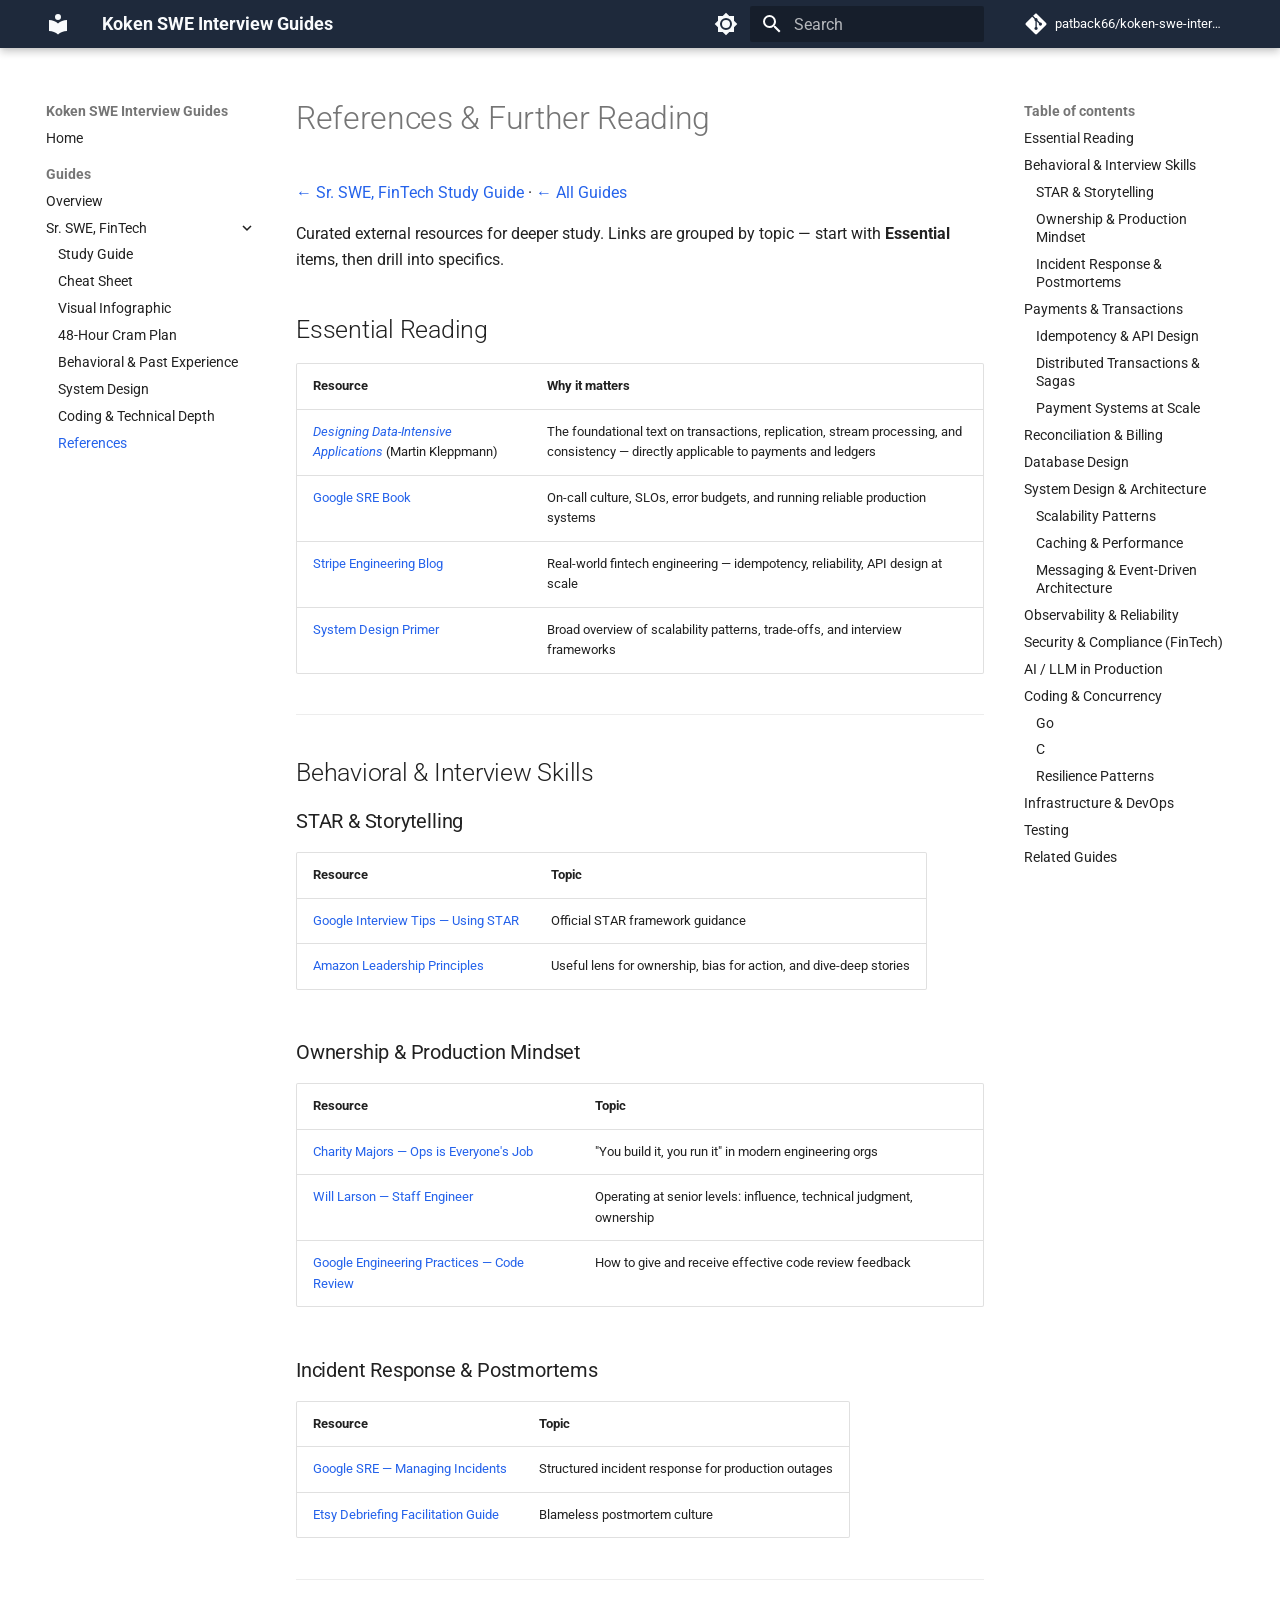
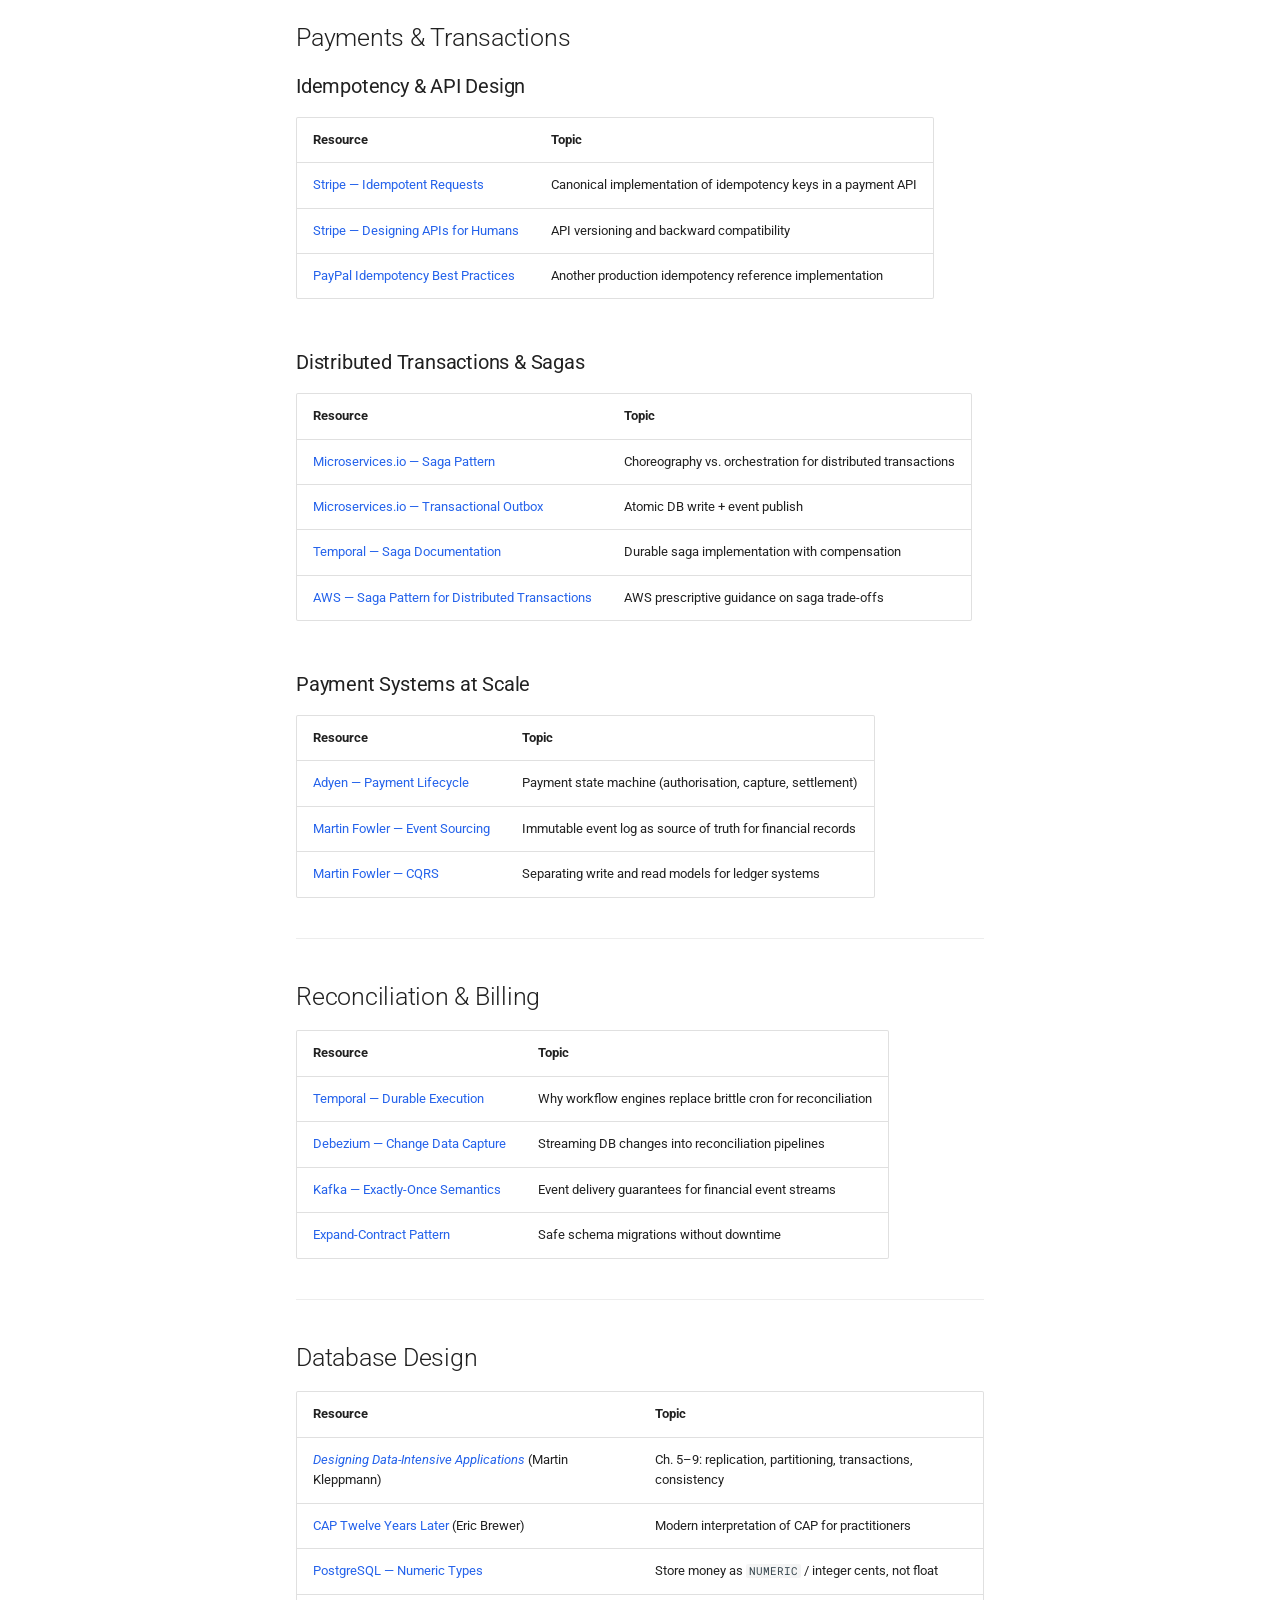
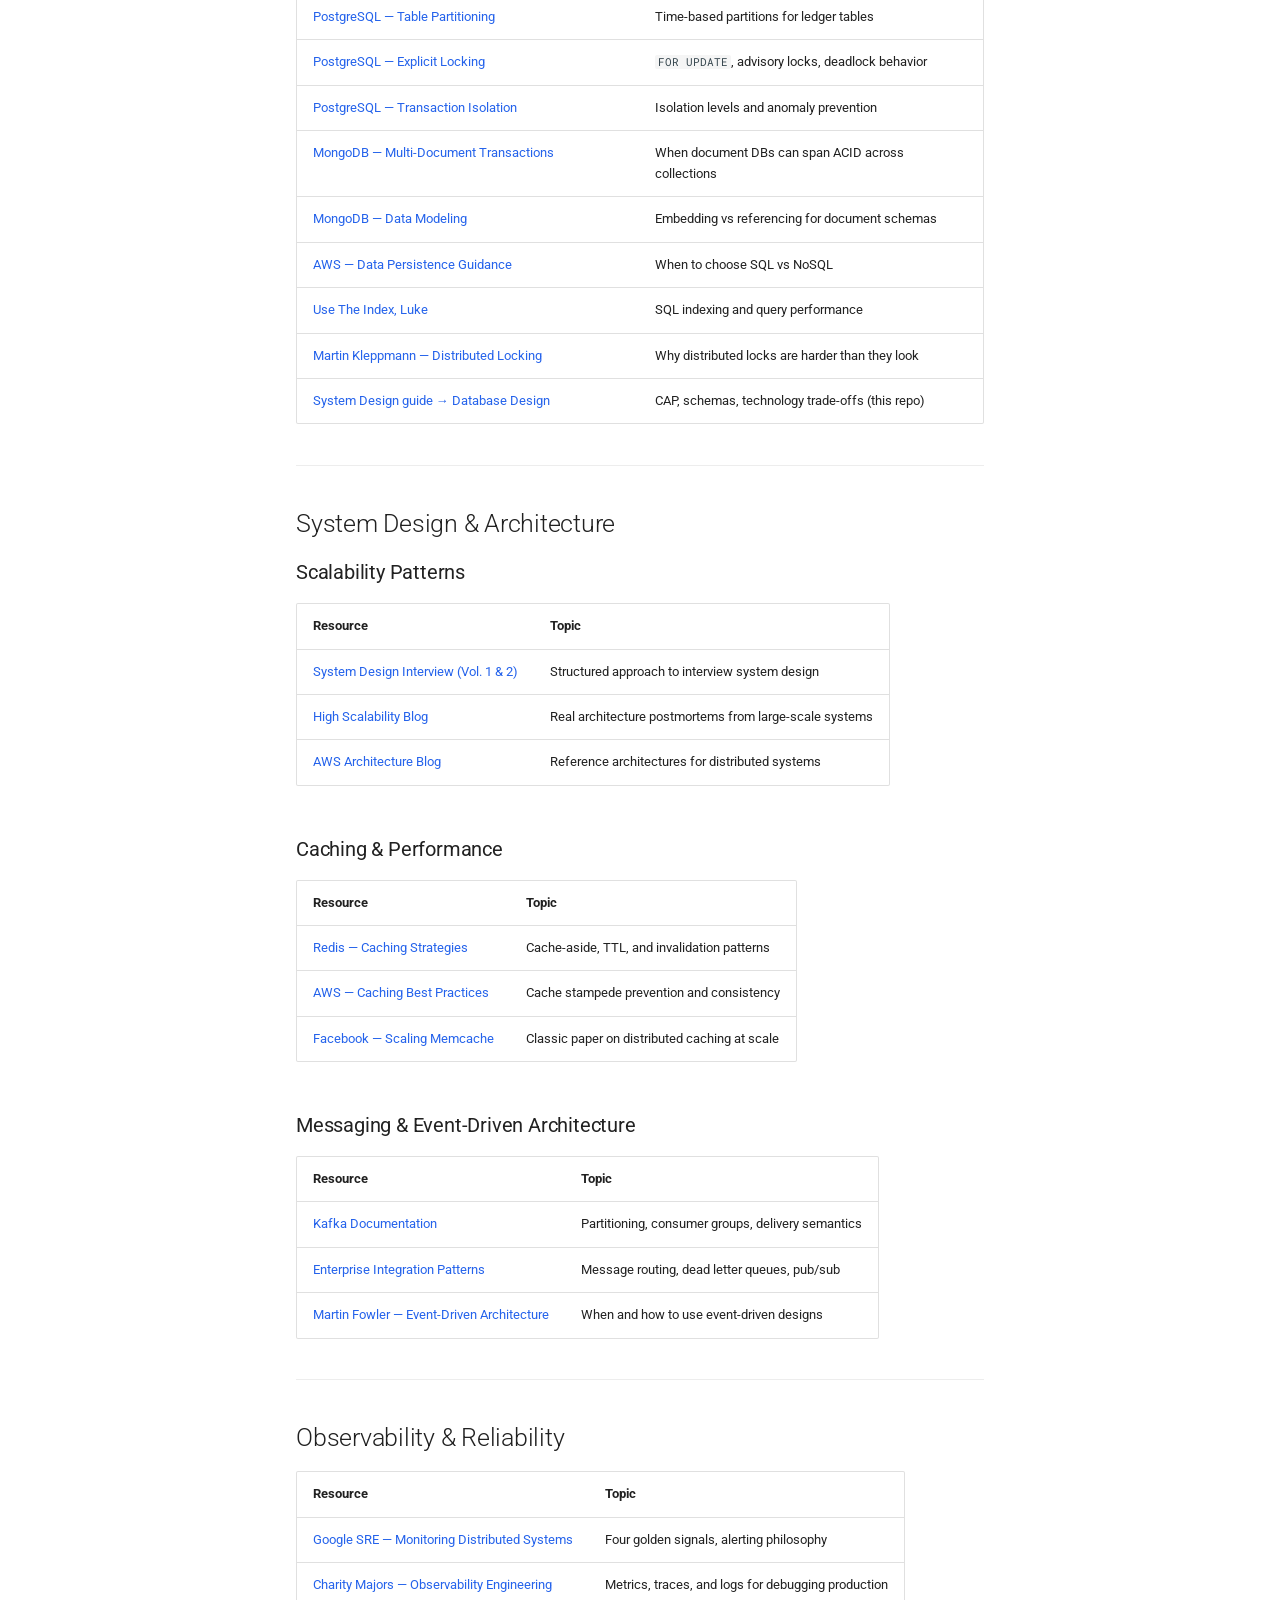
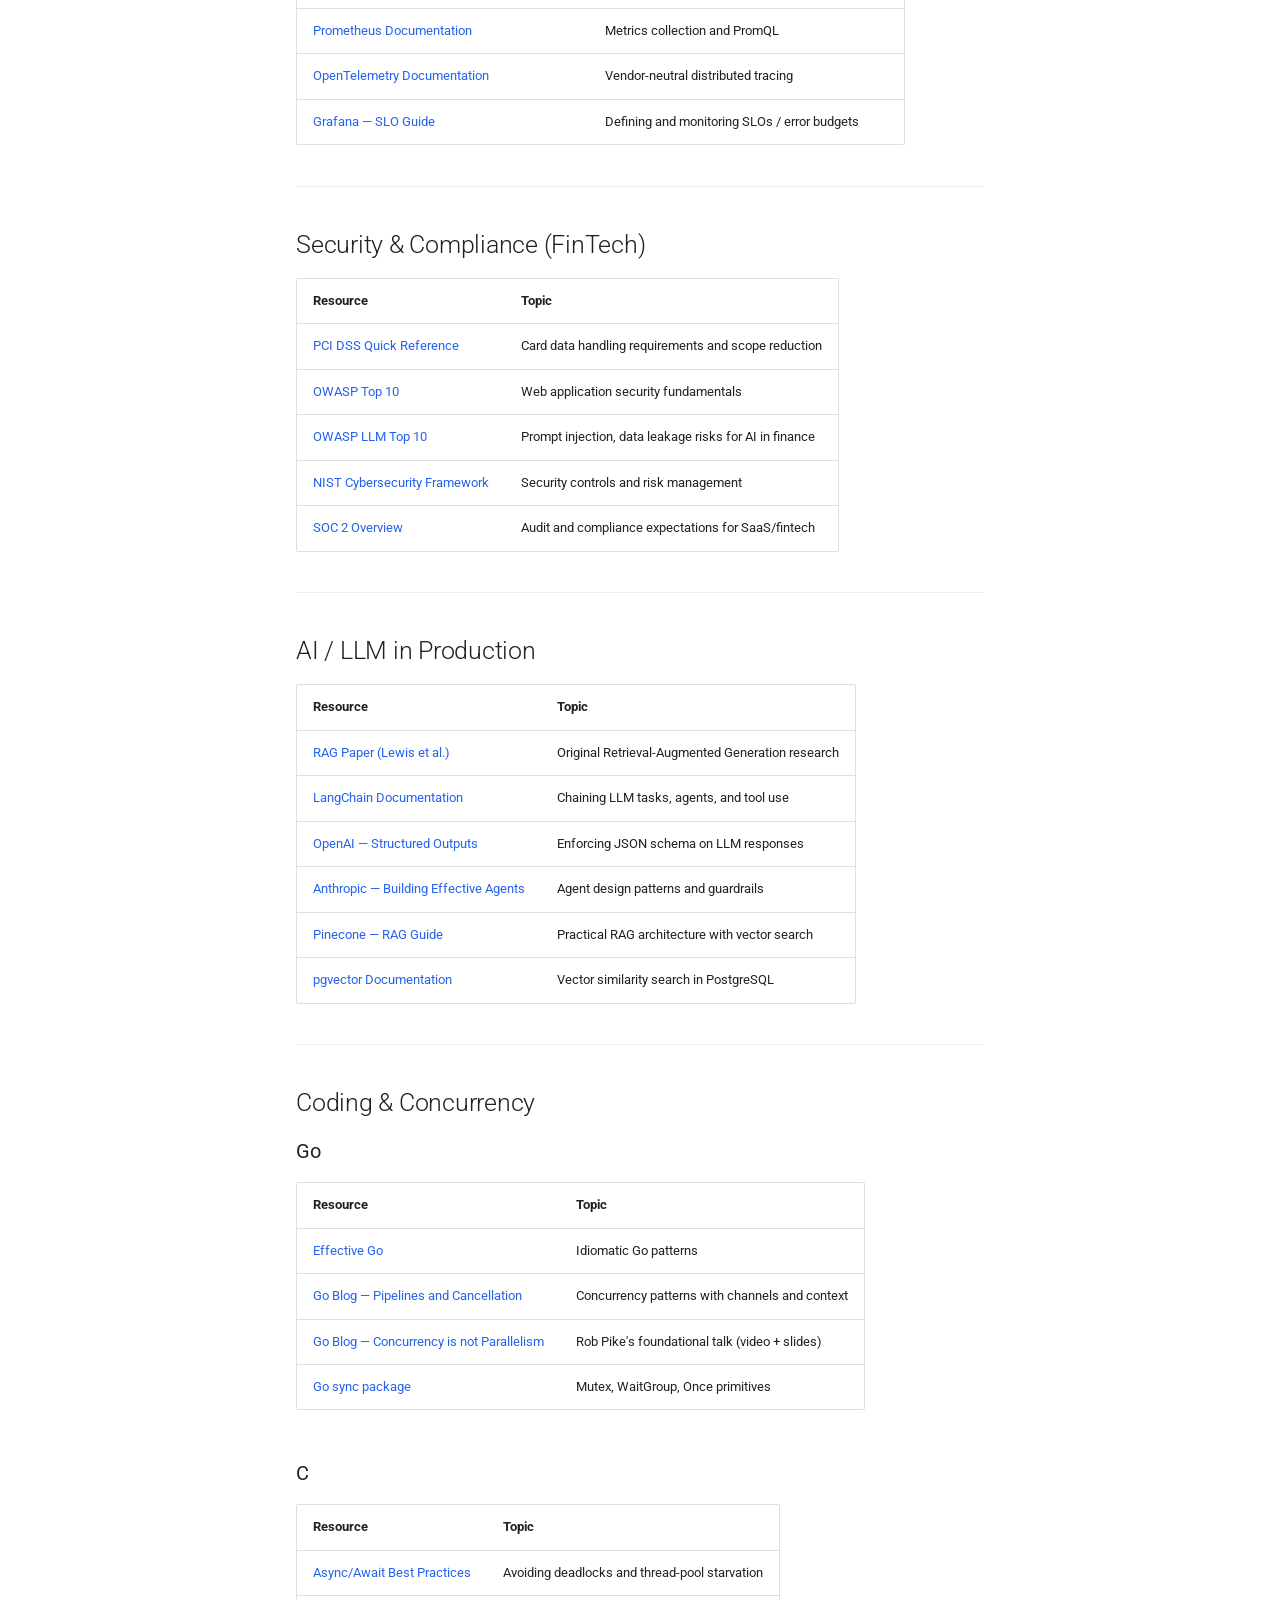
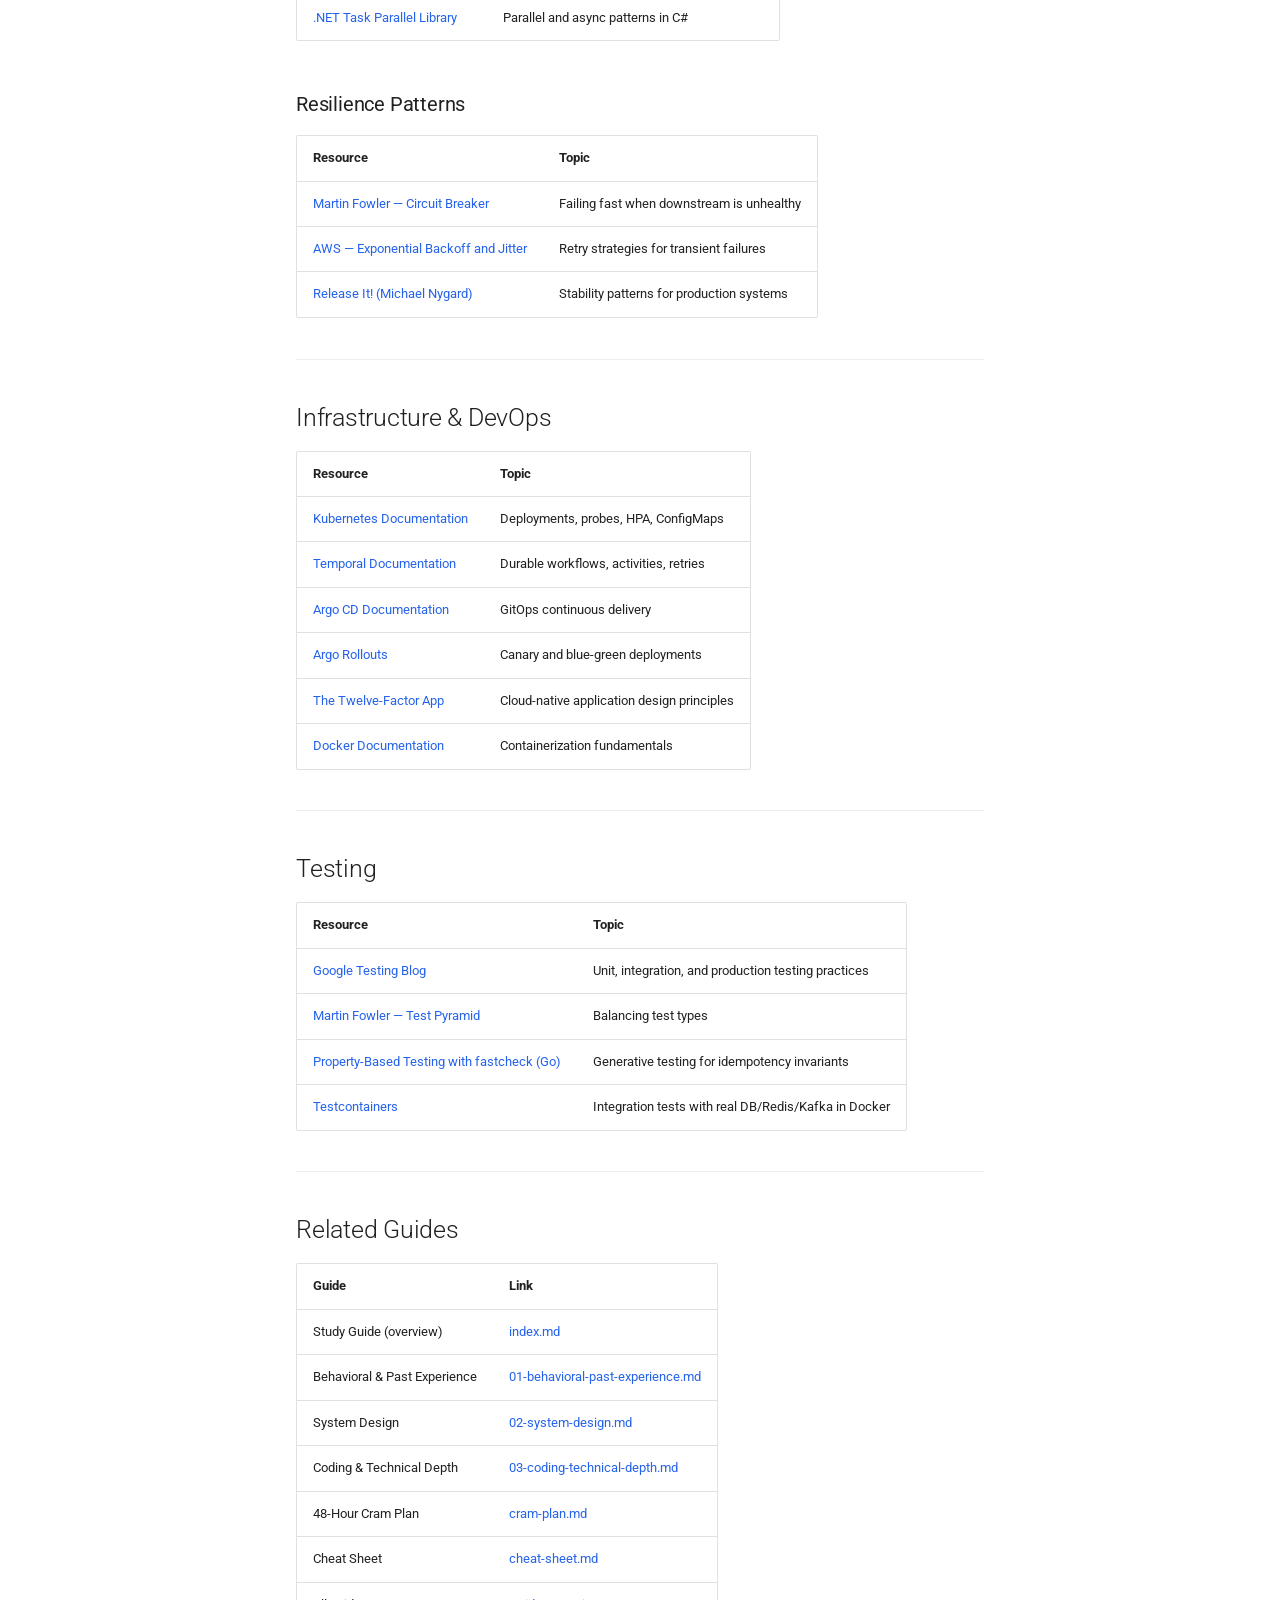
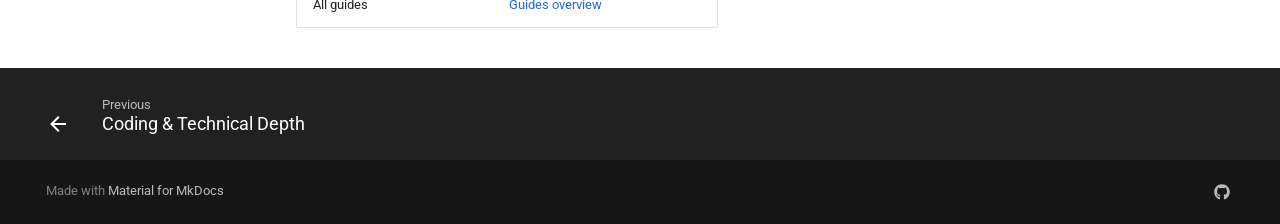
<file: guides/sr-swe-fintech/references/index.html>
<!doctype html>
<html lang="en" class="no-js">
  <head>
    
      <meta charset="utf-8">
      <meta name="viewport" content="width=device-width,initial-scale=1">
      
        <meta name="description" content="Software engineering interview prep guides — behavioral, system design, and coding">
      
      
      
        <link rel="canonical" href="https://patback66.github.io/koken-swe-interview-guides/guides/sr-swe-fintech/references/">
      
      
        <link rel="prev" href="../03-coding-technical-depth/">
      
      
      
        
      
      
      <link rel="icon" href="../../../assets/images/favicon.png">
      <meta name="generator" content="mkdocs-1.6.1, mkdocs-material-9.7.6">
    
    
      
        <title>References - Koken SWE Interview Guides</title>
      
    
    
      <link rel="stylesheet" href="../../../assets/stylesheets/main.484c7ddc.min.css">
      
        
        <link rel="stylesheet" href="../../../assets/stylesheets/palette.ab4e12ef.min.css">
      
      


    
    
      
    
    
      
        
        
        <link rel="preconnect" href="https://fonts.gstatic.com" crossorigin>
        <link rel="stylesheet" href="https://fonts.googleapis.com/css?family=Roboto:300,300i,400,400i,700,700i%7CRoboto+Mono:400,400i,700,700i&display=fallback">
        <style>:root{--md-text-font:"Roboto";--md-code-font:"Roboto Mono"}</style>
      
    
    
      <link rel="stylesheet" href="../../../stylesheets/extra.css">
    
    <script>__md_scope=new URL("../../..",location),__md_hash=e=>[...e].reduce(((e,_)=>(e<<5)-e+_.charCodeAt(0)),0),__md_get=(e,_=localStorage,t=__md_scope)=>JSON.parse(_.getItem(t.pathname+"."+e)),__md_set=(e,_,t=localStorage,a=__md_scope)=>{try{t.setItem(a.pathname+"."+e,JSON.stringify(_))}catch(e){}}</script>
    
      

    
    
  </head>
  
  
    
    
      
    
    
    
    
    <body dir="ltr" data-md-color-scheme="default" data-md-color-primary="blue" data-md-color-accent="blue">
  
    
    <input class="md-toggle" data-md-toggle="drawer" type="checkbox" id="__drawer" autocomplete="off">
    <input class="md-toggle" data-md-toggle="search" type="checkbox" id="__search" autocomplete="off">
    <label class="md-overlay" for="__drawer"></label>
    <div data-md-component="skip">
      
        
        <a href="#references-further-reading" class="md-skip">
          Skip to content
        </a>
      
    </div>
    <div data-md-component="announce">
      
    </div>
    
    
      

  

<header class="md-header md-header--shadow" data-md-component="header">
  <nav class="md-header__inner md-grid" aria-label="Header">
    <a href="../../.." title="Koken SWE Interview Guides" class="md-header__button md-logo" aria-label="Koken SWE Interview Guides" data-md-component="logo">
      
  
  <svg xmlns="http://www.w3.org/2000/svg" viewBox="0 0 24 24"><path d="M12 8a3 3 0 0 0 3-3 3 3 0 0 0-3-3 3 3 0 0 0-3 3 3 3 0 0 0 3 3m0 3.54C9.64 9.35 6.5 8 3 8v11c3.5 0 6.64 1.35 9 3.54 2.36-2.19 5.5-3.54 9-3.54V8c-3.5 0-6.64 1.35-9 3.54"/></svg>

    </a>
    <label class="md-header__button md-icon" for="__drawer">
      
      <svg xmlns="http://www.w3.org/2000/svg" viewBox="0 0 24 24"><path d="M3 6h18v2H3zm0 5h18v2H3zm0 5h18v2H3z"/></svg>
    </label>
    <div class="md-header__title" data-md-component="header-title">
      <div class="md-header__ellipsis">
        <div class="md-header__topic">
          <span class="md-ellipsis">
            Koken SWE Interview Guides
          </span>
        </div>
        <div class="md-header__topic" data-md-component="header-topic">
          <span class="md-ellipsis">
            
              References
            
          </span>
        </div>
      </div>
    </div>
    
      
        <form class="md-header__option" data-md-component="palette">
  
    
    
    
    <input class="md-option" data-md-color-media="(prefers-color-scheme: light)" data-md-color-scheme="default" data-md-color-primary="blue" data-md-color-accent="blue"  aria-label="Switch to dark mode"  type="radio" name="__palette" id="__palette_0">
    
      <label class="md-header__button md-icon" title="Switch to dark mode" for="__palette_1" hidden>
        <svg xmlns="http://www.w3.org/2000/svg" viewBox="0 0 24 24"><path d="M12 8a4 4 0 0 0-4 4 4 4 0 0 0 4 4 4 4 0 0 0 4-4 4 4 0 0 0-4-4m0 10a6 6 0 0 1-6-6 6 6 0 0 1 6-6 6 6 0 0 1 6 6 6 6 0 0 1-6 6m8-9.31V4h-4.69L12 .69 8.69 4H4v4.69L.69 12 4 15.31V20h4.69L12 23.31 15.31 20H20v-4.69L23.31 12z"/></svg>
      </label>
    
  
    
    
    
    <input class="md-option" data-md-color-media="(prefers-color-scheme: dark)" data-md-color-scheme="slate" data-md-color-primary="blue" data-md-color-accent="blue"  aria-label="Switch to light mode"  type="radio" name="__palette" id="__palette_1">
    
      <label class="md-header__button md-icon" title="Switch to light mode" for="__palette_0" hidden>
        <svg xmlns="http://www.w3.org/2000/svg" viewBox="0 0 24 24"><path d="M12 18c-.89 0-1.74-.2-2.5-.55C11.56 16.5 13 14.42 13 12s-1.44-4.5-3.5-5.45C10.26 6.2 11.11 6 12 6a6 6 0 0 1 6 6 6 6 0 0 1-6 6m8-9.31V4h-4.69L12 .69 8.69 4H4v4.69L.69 12 4 15.31V20h4.69L12 23.31 15.31 20H20v-4.69L23.31 12z"/></svg>
      </label>
    
  
</form>
      
    
    
      <script>var palette=__md_get("__palette");if(palette&&palette.color){if("(prefers-color-scheme)"===palette.color.media){var media=matchMedia("(prefers-color-scheme: light)"),input=document.querySelector(media.matches?"[data-md-color-media='(prefers-color-scheme: light)']":"[data-md-color-media='(prefers-color-scheme: dark)']");palette.color.media=input.getAttribute("data-md-color-media"),palette.color.scheme=input.getAttribute("data-md-color-scheme"),palette.color.primary=input.getAttribute("data-md-color-primary"),palette.color.accent=input.getAttribute("data-md-color-accent")}for(var[key,value]of Object.entries(palette.color))document.body.setAttribute("data-md-color-"+key,value)}</script>
    
    
    
      
      
        <label class="md-header__button md-icon" for="__search">
          
          <svg xmlns="http://www.w3.org/2000/svg" viewBox="0 0 24 24"><path d="M9.5 3A6.5 6.5 0 0 1 16 9.5c0 1.61-.59 3.09-1.56 4.23l.27.27h.79l5 5-1.5 1.5-5-5v-.79l-.27-.27A6.52 6.52 0 0 1 9.5 16 6.5 6.5 0 0 1 3 9.5 6.5 6.5 0 0 1 9.5 3m0 2C7 5 5 7 5 9.5S7 14 9.5 14 14 12 14 9.5 12 5 9.5 5"/></svg>
        </label>
        <div class="md-search" data-md-component="search" role="dialog">
  <label class="md-search__overlay" for="__search"></label>
  <div class="md-search__inner" role="search">
    <form class="md-search__form" name="search">
      <input type="text" class="md-search__input" name="query" aria-label="Search" placeholder="Search" autocapitalize="off" autocorrect="off" autocomplete="off" spellcheck="false" data-md-component="search-query" required>
      <label class="md-search__icon md-icon" for="__search">
        
        <svg xmlns="http://www.w3.org/2000/svg" viewBox="0 0 24 24"><path d="M9.5 3A6.5 6.5 0 0 1 16 9.5c0 1.61-.59 3.09-1.56 4.23l.27.27h.79l5 5-1.5 1.5-5-5v-.79l-.27-.27A6.52 6.52 0 0 1 9.5 16 6.5 6.5 0 0 1 3 9.5 6.5 6.5 0 0 1 9.5 3m0 2C7 5 5 7 5 9.5S7 14 9.5 14 14 12 14 9.5 12 5 9.5 5"/></svg>
        
        <svg xmlns="http://www.w3.org/2000/svg" viewBox="0 0 24 24"><path d="M20 11v2H8l5.5 5.5-1.42 1.42L4.16 12l7.92-7.92L13.5 5.5 8 11z"/></svg>
      </label>
      <nav class="md-search__options" aria-label="Search">
        
        <button type="reset" class="md-search__icon md-icon" title="Clear" aria-label="Clear" tabindex="-1">
          
          <svg xmlns="http://www.w3.org/2000/svg" viewBox="0 0 24 24"><path d="M19 6.41 17.59 5 12 10.59 6.41 5 5 6.41 10.59 12 5 17.59 6.41 19 12 13.41 17.59 19 19 17.59 13.41 12z"/></svg>
        </button>
      </nav>
      
        <div class="md-search__suggest" data-md-component="search-suggest"></div>
      
    </form>
    <div class="md-search__output">
      <div class="md-search__scrollwrap" tabindex="0" data-md-scrollfix>
        <div class="md-search-result" data-md-component="search-result">
          <div class="md-search-result__meta">
            Initializing search
          </div>
          <ol class="md-search-result__list" role="presentation"></ol>
        </div>
      </div>
    </div>
  </div>
</div>
      
    
    
      <div class="md-header__source">
        <a href="https://github.com/patback66/koken-swe-interview-guides" title="Go to repository" class="md-source" data-md-component="source">
  <div class="md-source__icon md-icon">
    
    <svg xmlns="http://www.w3.org/2000/svg" viewBox="0 0 448 512"><!--! Font Awesome Free 7.1.0 by @fontawesome - https://fontawesome.com License - https://fontawesome.com/license/free (Icons: CC BY 4.0, Fonts: SIL OFL 1.1, Code: MIT License) Copyright 2025 Fonticons, Inc.--><path d="M439.6 236.1 244 40.5c-5.4-5.5-12.8-8.5-20.4-8.5s-15 3-20.4 8.4L162.5 81l51.5 51.5c27.1-9.1 52.7 16.8 43.4 43.7l49.7 49.7c34.2-11.8 61.2 31 35.5 56.7-26.5 26.5-70.2-2.9-56-37.3L240.3 199v121.9c25.3 12.5 22.3 41.8 9.1 55-6.4 6.4-15.2 10.1-24.3 10.1s-17.8-3.6-24.3-10.1c-17.6-17.6-11.1-46.9 11.2-56v-123c-20.8-8.5-24.6-30.7-18.6-45L142.6 101 8.5 235.1C3 240.6 0 247.9 0 255.5s3 15 8.5 20.4l195.6 195.7c5.4 5.4 12.7 8.4 20.4 8.4s15-3 20.4-8.4l194.7-194.7c5.4-5.4 8.4-12.8 8.4-20.4s-3-15-8.4-20.4"/></svg>
  </div>
  <div class="md-source__repository">
    patback66/koken-swe-interview-guides
  </div>
</a>
      </div>
    
  </nav>
  
</header>
    
    <div class="md-container" data-md-component="container">
      
      
        
          
        
      
      <main class="md-main" data-md-component="main">
        <div class="md-main__inner md-grid">
          
            
              
              <div class="md-sidebar md-sidebar--primary" data-md-component="sidebar" data-md-type="navigation" >
                <div class="md-sidebar__scrollwrap">
                  <div class="md-sidebar__inner">
                    



<nav class="md-nav md-nav--primary" aria-label="Navigation" data-md-level="0">
  <label class="md-nav__title" for="__drawer">
    <a href="../../.." title="Koken SWE Interview Guides" class="md-nav__button md-logo" aria-label="Koken SWE Interview Guides" data-md-component="logo">
      
  
  <svg xmlns="http://www.w3.org/2000/svg" viewBox="0 0 24 24"><path d="M12 8a3 3 0 0 0 3-3 3 3 0 0 0-3-3 3 3 0 0 0-3 3 3 3 0 0 0 3 3m0 3.54C9.64 9.35 6.5 8 3 8v11c3.5 0 6.64 1.35 9 3.54 2.36-2.19 5.5-3.54 9-3.54V8c-3.5 0-6.64 1.35-9 3.54"/></svg>

    </a>
    Koken SWE Interview Guides
  </label>
  
    <div class="md-nav__source">
      <a href="https://github.com/patback66/koken-swe-interview-guides" title="Go to repository" class="md-source" data-md-component="source">
  <div class="md-source__icon md-icon">
    
    <svg xmlns="http://www.w3.org/2000/svg" viewBox="0 0 448 512"><!--! Font Awesome Free 7.1.0 by @fontawesome - https://fontawesome.com License - https://fontawesome.com/license/free (Icons: CC BY 4.0, Fonts: SIL OFL 1.1, Code: MIT License) Copyright 2025 Fonticons, Inc.--><path d="M439.6 236.1 244 40.5c-5.4-5.5-12.8-8.5-20.4-8.5s-15 3-20.4 8.4L162.5 81l51.5 51.5c27.1-9.1 52.7 16.8 43.4 43.7l49.7 49.7c34.2-11.8 61.2 31 35.5 56.7-26.5 26.5-70.2-2.9-56-37.3L240.3 199v121.9c25.3 12.5 22.3 41.8 9.1 55-6.4 6.4-15.2 10.1-24.3 10.1s-17.8-3.6-24.3-10.1c-17.6-17.6-11.1-46.9 11.2-56v-123c-20.8-8.5-24.6-30.7-18.6-45L142.6 101 8.5 235.1C3 240.6 0 247.9 0 255.5s3 15 8.5 20.4l195.6 195.7c5.4 5.4 12.7 8.4 20.4 8.4s15-3 20.4-8.4l194.7-194.7c5.4-5.4 8.4-12.8 8.4-20.4s-3-15-8.4-20.4"/></svg>
  </div>
  <div class="md-source__repository">
    patback66/koken-swe-interview-guides
  </div>
</a>
    </div>
  
  <ul class="md-nav__list" data-md-scrollfix>
    
      
      
  
  
  
  
    <li class="md-nav__item">
      <a href="../../.." class="md-nav__link">
        
  
  
  <span class="md-ellipsis">
    
  
    Home
  

    
  </span>
  
  

      </a>
    </li>
  

    
      
      
  
  
    
  
  
  
    
    
    
    
      
        
        
      
    
    
    <li class="md-nav__item md-nav__item--active md-nav__item--section md-nav__item--nested">
      
        
        
        <input class="md-nav__toggle md-toggle " type="checkbox" id="__nav_2" checked>
        
          
          <label class="md-nav__link" for="__nav_2" id="__nav_2_label" tabindex="">
            
  
  
  <span class="md-ellipsis">
    
  
    Guides
  

    
  </span>
  
  

            <span class="md-nav__icon md-icon"></span>
          </label>
        
        <nav class="md-nav" data-md-level="1" aria-labelledby="__nav_2_label" aria-expanded="true">
          <label class="md-nav__title" for="__nav_2">
            <span class="md-nav__icon md-icon"></span>
            
  
    Guides
  

          </label>
          <ul class="md-nav__list" data-md-scrollfix>
            
              
                
  
  
  
  
    <li class="md-nav__item">
      <a href="../../" class="md-nav__link">
        
  
  
  <span class="md-ellipsis">
    
  
    Overview
  

    
  </span>
  
  

      </a>
    </li>
  

              
            
              
                
  
  
    
  
  
  
    
    
    
    
      
    
    
    <li class="md-nav__item md-nav__item--active md-nav__item--nested">
      
        
        
        <input class="md-nav__toggle md-toggle " type="checkbox" id="__nav_2_2" checked>
        
          
          <label class="md-nav__link" for="__nav_2_2" id="__nav_2_2_label" tabindex="0">
            
  
  
  <span class="md-ellipsis">
    
  
    Sr. SWE, FinTech
  

    
  </span>
  
  

            <span class="md-nav__icon md-icon"></span>
          </label>
        
        <nav class="md-nav" data-md-level="2" aria-labelledby="__nav_2_2_label" aria-expanded="true">
          <label class="md-nav__title" for="__nav_2_2">
            <span class="md-nav__icon md-icon"></span>
            
  
    Sr. SWE, FinTech
  

          </label>
          <ul class="md-nav__list" data-md-scrollfix>
            
              
                
  
  
  
  
    <li class="md-nav__item">
      <a href="../" class="md-nav__link">
        
  
  
  <span class="md-ellipsis">
    
  
    Study Guide
  

    
  </span>
  
  

      </a>
    </li>
  

              
            
              
                
  
  
  
  
    <li class="md-nav__item">
      <a href="../cheat-sheet/" class="md-nav__link">
        
  
  
  <span class="md-ellipsis">
    
  
    Cheat Sheet
  

    
  </span>
  
  

      </a>
    </li>
  

              
            
              
                
  
  
  
  
    <li class="md-nav__item">
      <a href="../infographic/" class="md-nav__link">
        
  
  
  <span class="md-ellipsis">
    
  
    Visual Infographic
  

    
  </span>
  
  

      </a>
    </li>
  

              
            
              
                
  
  
  
  
    <li class="md-nav__item">
      <a href="../cram-plan/" class="md-nav__link">
        
  
  
  <span class="md-ellipsis">
    
  
    48-Hour Cram Plan
  

    
  </span>
  
  

      </a>
    </li>
  

              
            
              
                
  
  
  
  
    <li class="md-nav__item">
      <a href="../01-behavioral-past-experience/" class="md-nav__link">
        
  
  
  <span class="md-ellipsis">
    
  
    Behavioral & Past Experience
  

    
  </span>
  
  

      </a>
    </li>
  

              
            
              
                
  
  
  
  
    <li class="md-nav__item">
      <a href="../02-system-design/" class="md-nav__link">
        
  
  
  <span class="md-ellipsis">
    
  
    System Design
  

    
  </span>
  
  

      </a>
    </li>
  

              
            
              
                
  
  
  
  
    <li class="md-nav__item">
      <a href="../03-coding-technical-depth/" class="md-nav__link">
        
  
  
  <span class="md-ellipsis">
    
  
    Coding & Technical Depth
  

    
  </span>
  
  

      </a>
    </li>
  

              
            
              
                
  
  
    
  
  
  
    <li class="md-nav__item md-nav__item--active">
      
      <input class="md-nav__toggle md-toggle" type="checkbox" id="__toc">
      
      
        
      
      
        <label class="md-nav__link md-nav__link--active" for="__toc">
          
  
  
  <span class="md-ellipsis">
    
  
    References
  

    
  </span>
  
  

          <span class="md-nav__icon md-icon"></span>
        </label>
      
      <a href="./" class="md-nav__link md-nav__link--active">
        
  
  
  <span class="md-ellipsis">
    
  
    References
  

    
  </span>
  
  

      </a>
      
        

<nav class="md-nav md-nav--secondary" aria-label="Table of contents">
  
  
  
    
  
  
    <label class="md-nav__title" for="__toc">
      <span class="md-nav__icon md-icon"></span>
      Table of contents
    </label>
    <ul class="md-nav__list" data-md-component="toc" data-md-scrollfix>
      
        <li class="md-nav__item">
  <a href="#essential-reading" class="md-nav__link">
    <span class="md-ellipsis">
      
        Essential Reading
      
    </span>
  </a>
  
</li>
      
        <li class="md-nav__item">
  <a href="#behavioral-interview-skills" class="md-nav__link">
    <span class="md-ellipsis">
      
        Behavioral &amp; Interview Skills
      
    </span>
  </a>
  
    <nav class="md-nav" aria-label="Behavioral &amp; Interview Skills">
      <ul class="md-nav__list">
        
          <li class="md-nav__item">
  <a href="#star-storytelling" class="md-nav__link">
    <span class="md-ellipsis">
      
        STAR &amp; Storytelling
      
    </span>
  </a>
  
</li>
        
          <li class="md-nav__item">
  <a href="#ownership-production-mindset" class="md-nav__link">
    <span class="md-ellipsis">
      
        Ownership &amp; Production Mindset
      
    </span>
  </a>
  
</li>
        
          <li class="md-nav__item">
  <a href="#incident-response-postmortems" class="md-nav__link">
    <span class="md-ellipsis">
      
        Incident Response &amp; Postmortems
      
    </span>
  </a>
  
</li>
        
      </ul>
    </nav>
  
</li>
      
        <li class="md-nav__item">
  <a href="#payments-transactions" class="md-nav__link">
    <span class="md-ellipsis">
      
        Payments &amp; Transactions
      
    </span>
  </a>
  
    <nav class="md-nav" aria-label="Payments &amp; Transactions">
      <ul class="md-nav__list">
        
          <li class="md-nav__item">
  <a href="#idempotency-api-design" class="md-nav__link">
    <span class="md-ellipsis">
      
        Idempotency &amp; API Design
      
    </span>
  </a>
  
</li>
        
          <li class="md-nav__item">
  <a href="#distributed-transactions-sagas" class="md-nav__link">
    <span class="md-ellipsis">
      
        Distributed Transactions &amp; Sagas
      
    </span>
  </a>
  
</li>
        
          <li class="md-nav__item">
  <a href="#payment-systems-at-scale" class="md-nav__link">
    <span class="md-ellipsis">
      
        Payment Systems at Scale
      
    </span>
  </a>
  
</li>
        
      </ul>
    </nav>
  
</li>
      
        <li class="md-nav__item">
  <a href="#reconciliation-billing" class="md-nav__link">
    <span class="md-ellipsis">
      
        Reconciliation &amp; Billing
      
    </span>
  </a>
  
</li>
      
        <li class="md-nav__item">
  <a href="#database-design" class="md-nav__link">
    <span class="md-ellipsis">
      
        Database Design
      
    </span>
  </a>
  
</li>
      
        <li class="md-nav__item">
  <a href="#system-design-architecture" class="md-nav__link">
    <span class="md-ellipsis">
      
        System Design &amp; Architecture
      
    </span>
  </a>
  
    <nav class="md-nav" aria-label="System Design &amp; Architecture">
      <ul class="md-nav__list">
        
          <li class="md-nav__item">
  <a href="#scalability-patterns" class="md-nav__link">
    <span class="md-ellipsis">
      
        Scalability Patterns
      
    </span>
  </a>
  
</li>
        
          <li class="md-nav__item">
  <a href="#caching-performance" class="md-nav__link">
    <span class="md-ellipsis">
      
        Caching &amp; Performance
      
    </span>
  </a>
  
</li>
        
          <li class="md-nav__item">
  <a href="#messaging-event-driven-architecture" class="md-nav__link">
    <span class="md-ellipsis">
      
        Messaging &amp; Event-Driven Architecture
      
    </span>
  </a>
  
</li>
        
      </ul>
    </nav>
  
</li>
      
        <li class="md-nav__item">
  <a href="#observability-reliability" class="md-nav__link">
    <span class="md-ellipsis">
      
        Observability &amp; Reliability
      
    </span>
  </a>
  
</li>
      
        <li class="md-nav__item">
  <a href="#security-compliance-fintech" class="md-nav__link">
    <span class="md-ellipsis">
      
        Security &amp; Compliance (FinTech)
      
    </span>
  </a>
  
</li>
      
        <li class="md-nav__item">
  <a href="#ai-llm-in-production" class="md-nav__link">
    <span class="md-ellipsis">
      
        AI / LLM in Production
      
    </span>
  </a>
  
</li>
      
        <li class="md-nav__item">
  <a href="#coding-concurrency" class="md-nav__link">
    <span class="md-ellipsis">
      
        Coding &amp; Concurrency
      
    </span>
  </a>
  
    <nav class="md-nav" aria-label="Coding &amp; Concurrency">
      <ul class="md-nav__list">
        
          <li class="md-nav__item">
  <a href="#go" class="md-nav__link">
    <span class="md-ellipsis">
      
        Go
      
    </span>
  </a>
  
</li>
        
          <li class="md-nav__item">
  <a href="#c" class="md-nav__link">
    <span class="md-ellipsis">
      
        C
      
    </span>
  </a>
  
</li>
        
          <li class="md-nav__item">
  <a href="#resilience-patterns" class="md-nav__link">
    <span class="md-ellipsis">
      
        Resilience Patterns
      
    </span>
  </a>
  
</li>
        
      </ul>
    </nav>
  
</li>
      
        <li class="md-nav__item">
  <a href="#infrastructure-devops" class="md-nav__link">
    <span class="md-ellipsis">
      
        Infrastructure &amp; DevOps
      
    </span>
  </a>
  
</li>
      
        <li class="md-nav__item">
  <a href="#testing" class="md-nav__link">
    <span class="md-ellipsis">
      
        Testing
      
    </span>
  </a>
  
</li>
      
        <li class="md-nav__item">
  <a href="#related-guides" class="md-nav__link">
    <span class="md-ellipsis">
      
        Related Guides
      
    </span>
  </a>
  
</li>
      
    </ul>
  
</nav>
      
    </li>
  

              
            
          </ul>
        </nav>
      
    </li>
  

              
            
          </ul>
        </nav>
      
    </li>
  

    
  </ul>
</nav>
                  </div>
                </div>
              </div>
            
            
              
              <div class="md-sidebar md-sidebar--secondary" data-md-component="sidebar" data-md-type="toc" >
                <div class="md-sidebar__scrollwrap">
                  <div class="md-sidebar__inner">
                    

<nav class="md-nav md-nav--secondary" aria-label="Table of contents">
  
  
  
    
  
  
    <label class="md-nav__title" for="__toc">
      <span class="md-nav__icon md-icon"></span>
      Table of contents
    </label>
    <ul class="md-nav__list" data-md-component="toc" data-md-scrollfix>
      
        <li class="md-nav__item">
  <a href="#essential-reading" class="md-nav__link">
    <span class="md-ellipsis">
      
        Essential Reading
      
    </span>
  </a>
  
</li>
      
        <li class="md-nav__item">
  <a href="#behavioral-interview-skills" class="md-nav__link">
    <span class="md-ellipsis">
      
        Behavioral &amp; Interview Skills
      
    </span>
  </a>
  
    <nav class="md-nav" aria-label="Behavioral &amp; Interview Skills">
      <ul class="md-nav__list">
        
          <li class="md-nav__item">
  <a href="#star-storytelling" class="md-nav__link">
    <span class="md-ellipsis">
      
        STAR &amp; Storytelling
      
    </span>
  </a>
  
</li>
        
          <li class="md-nav__item">
  <a href="#ownership-production-mindset" class="md-nav__link">
    <span class="md-ellipsis">
      
        Ownership &amp; Production Mindset
      
    </span>
  </a>
  
</li>
        
          <li class="md-nav__item">
  <a href="#incident-response-postmortems" class="md-nav__link">
    <span class="md-ellipsis">
      
        Incident Response &amp; Postmortems
      
    </span>
  </a>
  
</li>
        
      </ul>
    </nav>
  
</li>
      
        <li class="md-nav__item">
  <a href="#payments-transactions" class="md-nav__link">
    <span class="md-ellipsis">
      
        Payments &amp; Transactions
      
    </span>
  </a>
  
    <nav class="md-nav" aria-label="Payments &amp; Transactions">
      <ul class="md-nav__list">
        
          <li class="md-nav__item">
  <a href="#idempotency-api-design" class="md-nav__link">
    <span class="md-ellipsis">
      
        Idempotency &amp; API Design
      
    </span>
  </a>
  
</li>
        
          <li class="md-nav__item">
  <a href="#distributed-transactions-sagas" class="md-nav__link">
    <span class="md-ellipsis">
      
        Distributed Transactions &amp; Sagas
      
    </span>
  </a>
  
</li>
        
          <li class="md-nav__item">
  <a href="#payment-systems-at-scale" class="md-nav__link">
    <span class="md-ellipsis">
      
        Payment Systems at Scale
      
    </span>
  </a>
  
</li>
        
      </ul>
    </nav>
  
</li>
      
        <li class="md-nav__item">
  <a href="#reconciliation-billing" class="md-nav__link">
    <span class="md-ellipsis">
      
        Reconciliation &amp; Billing
      
    </span>
  </a>
  
</li>
      
        <li class="md-nav__item">
  <a href="#database-design" class="md-nav__link">
    <span class="md-ellipsis">
      
        Database Design
      
    </span>
  </a>
  
</li>
      
        <li class="md-nav__item">
  <a href="#system-design-architecture" class="md-nav__link">
    <span class="md-ellipsis">
      
        System Design &amp; Architecture
      
    </span>
  </a>
  
    <nav class="md-nav" aria-label="System Design &amp; Architecture">
      <ul class="md-nav__list">
        
          <li class="md-nav__item">
  <a href="#scalability-patterns" class="md-nav__link">
    <span class="md-ellipsis">
      
        Scalability Patterns
      
    </span>
  </a>
  
</li>
        
          <li class="md-nav__item">
  <a href="#caching-performance" class="md-nav__link">
    <span class="md-ellipsis">
      
        Caching &amp; Performance
      
    </span>
  </a>
  
</li>
        
          <li class="md-nav__item">
  <a href="#messaging-event-driven-architecture" class="md-nav__link">
    <span class="md-ellipsis">
      
        Messaging &amp; Event-Driven Architecture
      
    </span>
  </a>
  
</li>
        
      </ul>
    </nav>
  
</li>
      
        <li class="md-nav__item">
  <a href="#observability-reliability" class="md-nav__link">
    <span class="md-ellipsis">
      
        Observability &amp; Reliability
      
    </span>
  </a>
  
</li>
      
        <li class="md-nav__item">
  <a href="#security-compliance-fintech" class="md-nav__link">
    <span class="md-ellipsis">
      
        Security &amp; Compliance (FinTech)
      
    </span>
  </a>
  
</li>
      
        <li class="md-nav__item">
  <a href="#ai-llm-in-production" class="md-nav__link">
    <span class="md-ellipsis">
      
        AI / LLM in Production
      
    </span>
  </a>
  
</li>
      
        <li class="md-nav__item">
  <a href="#coding-concurrency" class="md-nav__link">
    <span class="md-ellipsis">
      
        Coding &amp; Concurrency
      
    </span>
  </a>
  
    <nav class="md-nav" aria-label="Coding &amp; Concurrency">
      <ul class="md-nav__list">
        
          <li class="md-nav__item">
  <a href="#go" class="md-nav__link">
    <span class="md-ellipsis">
      
        Go
      
    </span>
  </a>
  
</li>
        
          <li class="md-nav__item">
  <a href="#c" class="md-nav__link">
    <span class="md-ellipsis">
      
        C
      
    </span>
  </a>
  
</li>
        
          <li class="md-nav__item">
  <a href="#resilience-patterns" class="md-nav__link">
    <span class="md-ellipsis">
      
        Resilience Patterns
      
    </span>
  </a>
  
</li>
        
      </ul>
    </nav>
  
</li>
      
        <li class="md-nav__item">
  <a href="#infrastructure-devops" class="md-nav__link">
    <span class="md-ellipsis">
      
        Infrastructure &amp; DevOps
      
    </span>
  </a>
  
</li>
      
        <li class="md-nav__item">
  <a href="#testing" class="md-nav__link">
    <span class="md-ellipsis">
      
        Testing
      
    </span>
  </a>
  
</li>
      
        <li class="md-nav__item">
  <a href="#related-guides" class="md-nav__link">
    <span class="md-ellipsis">
      
        Related Guides
      
    </span>
  </a>
  
</li>
      
    </ul>
  
</nav>
                  </div>
                </div>
              </div>
            
          
          
            <div class="md-content" data-md-component="content">
              
              <article class="md-content__inner md-typeset">
                
                  


  
  


<h1 id="references-further-reading">References &amp; Further Reading<a class="headerlink" href="#references-further-reading" title="Permanent link">&para;</a></h1>
<p><a href="../">← Sr. SWE, FinTech Study Guide</a> · <a href="../../">← All Guides</a></p>
<p>Curated external resources for deeper study. Links are grouped by topic — start with <strong>Essential</strong> items, then drill into specifics.</p>
<h2 id="essential-reading">Essential Reading<a class="headerlink" href="#essential-reading" title="Permanent link">&para;</a></h2>
<table>
<thead>
<tr>
<th>Resource</th>
<th>Why it matters</th>
</tr>
</thead>
<tbody>
<tr>
<td><a href="https://dataintensive.net/"><em>Designing Data-Intensive Applications</em></a> (Martin Kleppmann)</td>
<td>The foundational text on transactions, replication, stream processing, and consistency — directly applicable to payments and ledgers</td>
</tr>
<tr>
<td><a href="https://sre.google/sre-book/table-of-contents/">Google SRE Book</a></td>
<td>On-call culture, SLOs, error budgets, and running reliable production systems</td>
</tr>
<tr>
<td><a href="https://stripe.com/blog/engineering">Stripe Engineering Blog</a></td>
<td>Real-world fintech engineering — idempotency, reliability, API design at scale</td>
</tr>
<tr>
<td><a href="https://github.com/donnemartin/system-design-primer">System Design Primer</a></td>
<td>Broad overview of scalability patterns, trade-offs, and interview frameworks</td>
</tr>
</tbody>
</table>
<hr />
<h2 id="behavioral-interview-skills">Behavioral &amp; Interview Skills<a class="headerlink" href="#behavioral-interview-skills" title="Permanent link">&para;</a></h2>
<h3 id="star-storytelling">STAR &amp; Storytelling<a class="headerlink" href="#star-storytelling" title="Permanent link">&para;</a></h3>
<table>
<thead>
<tr>
<th>Resource</th>
<th>Topic</th>
</tr>
</thead>
<tbody>
<tr>
<td><a href="https://careers.google.com/apply/interview-tips/">Google Interview Tips — Using STAR</a></td>
<td>Official STAR framework guidance</td>
</tr>
<tr>
<td><a href="https://www.amazon.jobs/content/en/our-workplace/leadership-principles">Amazon Leadership Principles</a></td>
<td>Useful lens for ownership, bias for action, and dive-deep stories</td>
</tr>
</tbody>
</table>
<h3 id="ownership-production-mindset">Ownership &amp; Production Mindset<a class="headerlink" href="#ownership-production-mindset" title="Permanent link">&para;</a></h3>
<table>
<thead>
<tr>
<th>Resource</th>
<th>Topic</th>
</tr>
</thead>
<tbody>
<tr>
<td><a href="https://charity.wtf/2023/11/07/ops-is-everyones-job-now/">Charity Majors — Ops is Everyone's Job</a></td>
<td>"You build it, you run it" in modern engineering orgs</td>
</tr>
<tr>
<td><a href="https://staffeng.com/book">Will Larson — Staff Engineer</a></td>
<td>Operating at senior levels: influence, technical judgment, ownership</td>
</tr>
<tr>
<td><a href="https://google.github.io/eng-practices/review/">Google Engineering Practices — Code Review</a></td>
<td>How to give and receive effective code review feedback</td>
</tr>
</tbody>
</table>
<h3 id="incident-response-postmortems">Incident Response &amp; Postmortems<a class="headerlink" href="#incident-response-postmortems" title="Permanent link">&para;</a></h3>
<table>
<thead>
<tr>
<th>Resource</th>
<th>Topic</th>
</tr>
</thead>
<tbody>
<tr>
<td><a href="https://sre.google/sre-book/managing-incidents/">Google SRE — Managing Incidents</a></td>
<td>Structured incident response for production outages</td>
</tr>
<tr>
<td><a href="https://github.com/Lucius-Business-Facilitation/Debriefing-Facilitation-Guide">Etsy Debriefing Facilitation Guide</a></td>
<td>Blameless postmortem culture</td>
</tr>
</tbody>
</table>
<hr />
<h2 id="payments-transactions">Payments &amp; Transactions<a class="headerlink" href="#payments-transactions" title="Permanent link">&para;</a></h2>
<h3 id="idempotency-api-design">Idempotency &amp; API Design<a class="headerlink" href="#idempotency-api-design" title="Permanent link">&para;</a></h3>
<table>
<thead>
<tr>
<th>Resource</th>
<th>Topic</th>
</tr>
</thead>
<tbody>
<tr>
<td><a href="https://docs.stripe.com/api/idempotent_requests">Stripe — Idempotent Requests</a></td>
<td>Canonical implementation of idempotency keys in a payment API</td>
</tr>
<tr>
<td><a href="https://stripe.com/blog/api-versioning">Stripe — Designing APIs for Humans</a></td>
<td>API versioning and backward compatibility</td>
</tr>
<tr>
<td><a href="https://developer.paypal.com/api/rest/reference/idempotency/">PayPal Idempotency Best Practices</a></td>
<td>Another production idempotency reference implementation</td>
</tr>
</tbody>
</table>
<h3 id="distributed-transactions-sagas">Distributed Transactions &amp; Sagas<a class="headerlink" href="#distributed-transactions-sagas" title="Permanent link">&para;</a></h3>
<table>
<thead>
<tr>
<th>Resource</th>
<th>Topic</th>
</tr>
</thead>
<tbody>
<tr>
<td><a href="https://microservices.io/patterns/data/saga.html">Microservices.io — Saga Pattern</a></td>
<td>Choreography vs. orchestration for distributed transactions</td>
</tr>
<tr>
<td><a href="https://microservices.io/patterns/data/transactional-outbox.html">Microservices.io — Transactional Outbox</a></td>
<td>Atomic DB write + event publish</td>
</tr>
<tr>
<td><a href="https://docs.temporal.io/saga">Temporal — Saga Documentation</a></td>
<td>Durable saga implementation with compensation</td>
</tr>
<tr>
<td><a href="https://docs.aws.amazon.com/prescriptive-guidance/latest/modernization-data-persistence/saga-pattern.html">AWS — Saga Pattern for Distributed Transactions</a></td>
<td>AWS prescriptive guidance on saga trade-offs</td>
</tr>
</tbody>
</table>
<h3 id="payment-systems-at-scale">Payment Systems at Scale<a class="headerlink" href="#payment-systems-at-scale" title="Permanent link">&para;</a></h3>
<table>
<thead>
<tr>
<th>Resource</th>
<th>Topic</th>
</tr>
</thead>
<tbody>
<tr>
<td><a href="https://docs.adyen.com/online-payments/payment-lifecycle/">Adyen — Payment Lifecycle</a></td>
<td>Payment state machine (authorisation, capture, settlement)</td>
</tr>
<tr>
<td><a href="https://martinfowler.com/eaaDev/EventSourcing.html">Martin Fowler — Event Sourcing</a></td>
<td>Immutable event log as source of truth for financial records</td>
</tr>
<tr>
<td><a href="https://martinfowler.com/bliki/CQRS.html">Martin Fowler — CQRS</a></td>
<td>Separating write and read models for ledger systems</td>
</tr>
</tbody>
</table>
<hr />
<h2 id="reconciliation-billing">Reconciliation &amp; Billing<a class="headerlink" href="#reconciliation-billing" title="Permanent link">&para;</a></h2>
<table>
<thead>
<tr>
<th>Resource</th>
<th>Topic</th>
</tr>
</thead>
<tbody>
<tr>
<td><a href="https://docs.temporal.io/temporal">Temporal — Durable Execution</a></td>
<td>Why workflow engines replace brittle cron for reconciliation</td>
</tr>
<tr>
<td><a href="https://debezium.io/documentation/reference/stable/index.html">Debezium — Change Data Capture</a></td>
<td>Streaming DB changes into reconciliation pipelines</td>
</tr>
<tr>
<td><a href="https://www.confluent.io/blog/exactly-once-semantics-are-possible-heres-how-apache-kafka-does-it/">Kafka — Exactly-Once Semantics</a></td>
<td>Event delivery guarantees for financial event streams</td>
</tr>
<tr>
<td><a href="https://www.prisma.io/dataguide/types/relational/migration-strategies">Expand-Contract Pattern</a></td>
<td>Safe schema migrations without downtime</td>
</tr>
</tbody>
</table>
<hr />
<h2 id="database-design">Database Design<a class="headerlink" href="#database-design" title="Permanent link">&para;</a></h2>
<table>
<thead>
<tr>
<th>Resource</th>
<th>Topic</th>
</tr>
</thead>
<tbody>
<tr>
<td><a href="https://dataintensive.net/"><em>Designing Data-Intensive Applications</em></a> (Martin Kleppmann)</td>
<td>Ch. 5–9: replication, partitioning, transactions, consistency</td>
</tr>
<tr>
<td><a href="https://www.infoq.com/articles/cap-twelve-years-later-how-the-rules-have-changed/">CAP Twelve Years Later</a> (Eric Brewer)</td>
<td>Modern interpretation of CAP for practitioners</td>
</tr>
<tr>
<td><a href="https://www.postgresql.org/docs/current/datatype-numeric.html">PostgreSQL — Numeric Types</a></td>
<td>Store money as <code>NUMERIC</code> / integer cents, not float</td>
</tr>
<tr>
<td><a href="https://www.postgresql.org/docs/current/ddl-partitioning.html">PostgreSQL — Table Partitioning</a></td>
<td>Time-based partitions for ledger tables</td>
</tr>
<tr>
<td><a href="https://www.postgresql.org/docs/current/explicit-locking.html">PostgreSQL — Explicit Locking</a></td>
<td><code>FOR UPDATE</code>, advisory locks, deadlock behavior</td>
</tr>
<tr>
<td><a href="https://www.postgresql.org/docs/current/transaction-iso.html">PostgreSQL — Transaction Isolation</a></td>
<td>Isolation levels and anomaly prevention</td>
</tr>
<tr>
<td><a href="https://www.mongodb.com/docs/manual/core/transactions/">MongoDB — Multi-Document Transactions</a></td>
<td>When document DBs can span ACID across collections</td>
</tr>
<tr>
<td><a href="https://www.mongodb.com/docs/manual/data-modeling/">MongoDB — Data Modeling</a></td>
<td>Embedding vs referencing for document schemas</td>
</tr>
<tr>
<td><a href="https://docs.aws.amazon.com/prescriptive-guidance/latest/modernization-data-persistence/welcome.html">AWS — Data Persistence Guidance</a></td>
<td>When to choose SQL vs NoSQL</td>
</tr>
<tr>
<td><a href="https://use-the-index-luke.com/">Use The Index, Luke</a></td>
<td>SQL indexing and query performance</td>
</tr>
<tr>
<td><a href="https://martin.kleppmann.com/2016/08/08/how-to-do-distributed-locking.html">Martin Kleppmann — Distributed Locking</a></td>
<td>Why distributed locks are harder than they look</td>
</tr>
<tr>
<td><a href="../02-system-design/#database-design-cap-theorem">System Design guide → Database Design</a></td>
<td>CAP, schemas, technology trade-offs (this repo)</td>
</tr>
</tbody>
</table>
<hr />
<h2 id="system-design-architecture">System Design &amp; Architecture<a class="headerlink" href="#system-design-architecture" title="Permanent link">&para;</a></h2>
<h3 id="scalability-patterns">Scalability Patterns<a class="headerlink" href="#scalability-patterns" title="Permanent link">&para;</a></h3>
<table>
<thead>
<tr>
<th>Resource</th>
<th>Topic</th>
</tr>
</thead>
<tbody>
<tr>
<td><a href="https://www.amazon.com/System-Design-Interview-insiders-Second/dp/B08CMF2CQF">System Design Interview (Vol. 1 &amp; 2)</a></td>
<td>Structured approach to interview system design</td>
</tr>
<tr>
<td><a href="http://highscalability.com/">High Scalability Blog</a></td>
<td>Real architecture postmortems from large-scale systems</td>
</tr>
<tr>
<td><a href="https://aws.amazon.com/blogs/architecture/">AWS Architecture Blog</a></td>
<td>Reference architectures for distributed systems</td>
</tr>
</tbody>
</table>
<h3 id="caching-performance">Caching &amp; Performance<a class="headerlink" href="#caching-performance" title="Permanent link">&para;</a></h3>
<table>
<thead>
<tr>
<th>Resource</th>
<th>Topic</th>
</tr>
</thead>
<tbody>
<tr>
<td><a href="https://redis.io/docs/latest/develop/use-cases/caching/">Redis — Caching Strategies</a></td>
<td>Cache-aside, TTL, and invalidation patterns</td>
</tr>
<tr>
<td><a href="https://docs.aws.amazon.com/AmazonElastiCache/latest/dg/Strategies.html">AWS — Caching Best Practices</a></td>
<td>Cache stampede prevention and consistency</td>
</tr>
<tr>
<td><a href="https://www.usenix.org/system/files/conference/nsdi13/nsdi13-final170_update.pdf">Facebook — Scaling Memcache</a></td>
<td>Classic paper on distributed caching at scale</td>
</tr>
</tbody>
</table>
<h3 id="messaging-event-driven-architecture">Messaging &amp; Event-Driven Architecture<a class="headerlink" href="#messaging-event-driven-architecture" title="Permanent link">&para;</a></h3>
<table>
<thead>
<tr>
<th>Resource</th>
<th>Topic</th>
</tr>
</thead>
<tbody>
<tr>
<td><a href="https://kafka.apache.org/documentation/">Kafka Documentation</a></td>
<td>Partitioning, consumer groups, delivery semantics</td>
</tr>
<tr>
<td><a href="https://www.enterpriseintegrationpatterns.com/">Enterprise Integration Patterns</a></td>
<td>Message routing, dead letter queues, pub/sub</td>
</tr>
<tr>
<td><a href="https://martinfowler.com/articles/201701-event-driven.html">Martin Fowler — Event-Driven Architecture</a></td>
<td>When and how to use event-driven designs</td>
</tr>
</tbody>
</table>
<hr />
<h2 id="observability-reliability">Observability &amp; Reliability<a class="headerlink" href="#observability-reliability" title="Permanent link">&para;</a></h2>
<table>
<thead>
<tr>
<th>Resource</th>
<th>Topic</th>
</tr>
</thead>
<tbody>
<tr>
<td><a href="https://sre.google/sre-book/monitoring-distributed-systems/">Google SRE — Monitoring Distributed Systems</a></td>
<td>Four golden signals, alerting philosophy</td>
</tr>
<tr>
<td><a href="https://www.oreilly.com/library/view/observability-engineering/9781492076438/">Charity Majors — Observability Engineering</a></td>
<td>Metrics, traces, and logs for debugging production</td>
</tr>
<tr>
<td><a href="https://prometheus.io/docs/introduction/overview/">Prometheus Documentation</a></td>
<td>Metrics collection and PromQL</td>
</tr>
<tr>
<td><a href="https://opentelemetry.io/docs/">OpenTelemetry Documentation</a></td>
<td>Vendor-neutral distributed tracing</td>
</tr>
<tr>
<td><a href="https://grafana.com/docs/grafana-cloud/alerting-and-irm/slo/">Grafana — SLO Guide</a></td>
<td>Defining and monitoring SLOs / error budgets</td>
</tr>
</tbody>
</table>
<hr />
<h2 id="security-compliance-fintech">Security &amp; Compliance (FinTech)<a class="headerlink" href="#security-compliance-fintech" title="Permanent link">&para;</a></h2>
<table>
<thead>
<tr>
<th>Resource</th>
<th>Topic</th>
</tr>
</thead>
<tbody>
<tr>
<td><a href="https://www.pcisecuritystandards.org/document_library/">PCI DSS Quick Reference</a></td>
<td>Card data handling requirements and scope reduction</td>
</tr>
<tr>
<td><a href="https://owasp.org/www-project-top-ten/">OWASP Top 10</a></td>
<td>Web application security fundamentals</td>
</tr>
<tr>
<td><a href="https://owasp.org/www-project-top-10-for-large-language-model-applications/">OWASP LLM Top 10</a></td>
<td>Prompt injection, data leakage risks for AI in finance</td>
</tr>
<tr>
<td><a href="https://www.nist.gov/cyberframework">NIST Cybersecurity Framework</a></td>
<td>Security controls and risk management</td>
</tr>
<tr>
<td><a href="https://www.aicpa-cima.com/topic/audit-assurance/audit-and-assurance-greater-than-soc-2">SOC 2 Overview</a></td>
<td>Audit and compliance expectations for SaaS/fintech</td>
</tr>
</tbody>
</table>
<hr />
<h2 id="ai-llm-in-production">AI / LLM in Production<a class="headerlink" href="#ai-llm-in-production" title="Permanent link">&para;</a></h2>
<table>
<thead>
<tr>
<th>Resource</th>
<th>Topic</th>
</tr>
</thead>
<tbody>
<tr>
<td><a href="https://arxiv.org/abs/2005.11401">RAG Paper (Lewis et al.)</a></td>
<td>Original Retrieval-Augmented Generation research</td>
</tr>
<tr>
<td><a href="https://python.langchain.com/docs/introduction/">LangChain Documentation</a></td>
<td>Chaining LLM tasks, agents, and tool use</td>
</tr>
<tr>
<td><a href="https://platform.openai.com/docs/guides/structured-outputs">OpenAI — Structured Outputs</a></td>
<td>Enforcing JSON schema on LLM responses</td>
</tr>
<tr>
<td><a href="https://www.anthropic.com/research/building-effective-agents">Anthropic — Building Effective Agents</a></td>
<td>Agent design patterns and guardrails</td>
</tr>
<tr>
<td><a href="https://www.pinecone.io/learn/retrieval-augmented-generation/">Pinecone — RAG Guide</a></td>
<td>Practical RAG architecture with vector search</td>
</tr>
<tr>
<td><a href="https://github.com/pgvector/pgvector">pgvector Documentation</a></td>
<td>Vector similarity search in PostgreSQL</td>
</tr>
</tbody>
</table>
<hr />
<h2 id="coding-concurrency">Coding &amp; Concurrency<a class="headerlink" href="#coding-concurrency" title="Permanent link">&para;</a></h2>
<h3 id="go">Go<a class="headerlink" href="#go" title="Permanent link">&para;</a></h3>
<table>
<thead>
<tr>
<th>Resource</th>
<th>Topic</th>
</tr>
</thead>
<tbody>
<tr>
<td><a href="https://go.dev/doc/effective_go">Effective Go</a></td>
<td>Idiomatic Go patterns</td>
</tr>
<tr>
<td><a href="https://go.dev/blog/pipelines">Go Blog — Pipelines and Cancellation</a></td>
<td>Concurrency patterns with channels and context</td>
</tr>
<tr>
<td><a href="https://go.dev/blog/waza-talk">Go Blog — Concurrency is not Parallelism</a></td>
<td>Rob Pike's foundational talk (video + slides)</td>
</tr>
<tr>
<td><a href="https://pkg.go.dev/sync">Go sync package</a></td>
<td>Mutex, WaitGroup, Once primitives</td>
</tr>
</tbody>
</table>
<h3 id="c">C<a class="headerlink" href="#c" title="Permanent link">&para;</a></h3>
<table>
<thead>
<tr>
<th>Resource</th>
<th>Topic</th>
</tr>
</thead>
<tbody>
<tr>
<td><a href="https://learn.microsoft.com/en-us/archive/msdn-magazine/2013/march/async-await-best-practices-in-asynchronous-programming">Async/Await Best Practices</a></td>
<td>Avoiding deadlocks and thread-pool starvation</td>
</tr>
<tr>
<td><a href="https://learn.microsoft.com/en-us/dotnet/standard/parallel-programming/task-parallel-library-tpl">.NET Task Parallel Library</a></td>
<td>Parallel and async patterns in C#</td>
</tr>
</tbody>
</table>
<h3 id="resilience-patterns">Resilience Patterns<a class="headerlink" href="#resilience-patterns" title="Permanent link">&para;</a></h3>
<table>
<thead>
<tr>
<th>Resource</th>
<th>Topic</th>
</tr>
</thead>
<tbody>
<tr>
<td><a href="https://martinfowler.com/bliki/CircuitBreaker.html">Martin Fowler — Circuit Breaker</a></td>
<td>Failing fast when downstream is unhealthy</td>
</tr>
<tr>
<td><a href="https://aws.amazon.com/blogs/architecture/exponential-backoff-and-jitter/">AWS — Exponential Backoff and Jitter</a></td>
<td>Retry strategies for transient failures</td>
</tr>
<tr>
<td><a href="https://pragprog.com/titles/mnee2/release-it-second-edition/">Release It! (Michael Nygard)</a></td>
<td>Stability patterns for production systems</td>
</tr>
</tbody>
</table>
<hr />
<h2 id="infrastructure-devops">Infrastructure &amp; DevOps<a class="headerlink" href="#infrastructure-devops" title="Permanent link">&para;</a></h2>
<table>
<thead>
<tr>
<th>Resource</th>
<th>Topic</th>
</tr>
</thead>
<tbody>
<tr>
<td><a href="https://kubernetes.io/docs/home/">Kubernetes Documentation</a></td>
<td>Deployments, probes, HPA, ConfigMaps</td>
</tr>
<tr>
<td><a href="https://docs.temporal.io/">Temporal Documentation</a></td>
<td>Durable workflows, activities, retries</td>
</tr>
<tr>
<td><a href="https://argo-cd.readthedocs.io/">Argo CD Documentation</a></td>
<td>GitOps continuous delivery</td>
</tr>
<tr>
<td><a href="https://argo-rollouts.readthedocs.io/">Argo Rollouts</a></td>
<td>Canary and blue-green deployments</td>
</tr>
<tr>
<td><a href="https://12factor.net/">The Twelve-Factor App</a></td>
<td>Cloud-native application design principles</td>
</tr>
<tr>
<td><a href="https://docs.docker.com/get-started/">Docker Documentation</a></td>
<td>Containerization fundamentals</td>
</tr>
</tbody>
</table>
<hr />
<h2 id="testing">Testing<a class="headerlink" href="#testing" title="Permanent link">&para;</a></h2>
<table>
<thead>
<tr>
<th>Resource</th>
<th>Topic</th>
</tr>
</thead>
<tbody>
<tr>
<td><a href="https://testing.googleblog.com/">Google Testing Blog</a></td>
<td>Unit, integration, and production testing practices</td>
</tr>
<tr>
<td><a href="https://martinfowler.com/bliki/TestPyramid.html">Martin Fowler — Test Pyramid</a></td>
<td>Balancing test types</td>
</tr>
<tr>
<td><a href="https://pkg.go.dev/github.com/leanovate/gopter">Property-Based Testing with fastcheck (Go)</a></td>
<td>Generative testing for idempotency invariants</td>
</tr>
<tr>
<td><a href="https://testcontainers.com/">Testcontainers</a></td>
<td>Integration tests with real DB/Redis/Kafka in Docker</td>
</tr>
</tbody>
</table>
<hr />
<h2 id="related-guides">Related Guides<a class="headerlink" href="#related-guides" title="Permanent link">&para;</a></h2>
<table>
<thead>
<tr>
<th>Guide</th>
<th>Link</th>
</tr>
</thead>
<tbody>
<tr>
<td>Study Guide (overview)</td>
<td><a href="../">index.md</a></td>
</tr>
<tr>
<td>Behavioral &amp; Past Experience</td>
<td><a href="../01-behavioral-past-experience/">01-behavioral-past-experience.md</a></td>
</tr>
<tr>
<td>System Design</td>
<td><a href="../02-system-design/">02-system-design.md</a></td>
</tr>
<tr>
<td>Coding &amp; Technical Depth</td>
<td><a href="../03-coding-technical-depth/">03-coding-technical-depth.md</a></td>
</tr>
<tr>
<td>48-Hour Cram Plan</td>
<td><a href="../cram-plan/">cram-plan.md</a></td>
</tr>
<tr>
<td>Cheat Sheet</td>
<td><a href="../cheat-sheet/">cheat-sheet.md</a></td>
</tr>
<tr>
<td>All guides</td>
<td><a href="../../">Guides overview</a></td>
</tr>
</tbody>
</table>












                
              </article>
            </div>
          
          
<script>var target=document.getElementById(location.hash.slice(1));target&&target.name&&(target.checked=target.name.startsWith("__tabbed_"))</script>
        </div>
        
          <button type="button" class="md-top md-icon" data-md-component="top" hidden>
  
  <svg xmlns="http://www.w3.org/2000/svg" viewBox="0 0 24 24"><path d="M13 20h-2V8l-5.5 5.5-1.42-1.42L12 4.16l7.92 7.92-1.42 1.42L13 8z"/></svg>
  Back to top
</button>
        
      </main>
      
        <footer class="md-footer">
  
    
      
      <nav class="md-footer__inner md-grid" aria-label="Footer" >
        
          
          <a href="../03-coding-technical-depth/" class="md-footer__link md-footer__link--prev" aria-label="Previous: Coding &amp; Technical Depth">
            <div class="md-footer__button md-icon">
              
              <svg xmlns="http://www.w3.org/2000/svg" viewBox="0 0 24 24"><path d="M20 11v2H8l5.5 5.5-1.42 1.42L4.16 12l7.92-7.92L13.5 5.5 8 11z"/></svg>
            </div>
            <div class="md-footer__title">
              <span class="md-footer__direction">
                Previous
              </span>
              <div class="md-ellipsis">
                Coding & Technical Depth
              </div>
            </div>
          </a>
        
        
      </nav>
    
  
  <div class="md-footer-meta md-typeset">
    <div class="md-footer-meta__inner md-grid">
      <div class="md-copyright">
  
  
    Made with
    <a href="https://squidfunk.github.io/mkdocs-material/" target="_blank" rel="noopener">
      Material for MkDocs
    </a>
  
</div>
      
        
<div class="md-social">
  
    
    
    
    
      
      
    
    <a href="https://github.com/patback66/koken-swe-interview-guides" target="_blank" rel="noopener" title="github.com" class="md-social__link">
      <svg xmlns="http://www.w3.org/2000/svg" viewBox="0 0 512 512"><!--! Font Awesome Free 7.1.0 by @fontawesome - https://fontawesome.com License - https://fontawesome.com/license/free (Icons: CC BY 4.0, Fonts: SIL OFL 1.1, Code: MIT License) Copyright 2025 Fonticons, Inc.--><path d="M173.9 397.4c0 2-2.3 3.6-5.2 3.6-3.3.3-5.6-1.3-5.6-3.6 0-2 2.3-3.6 5.2-3.6 3-.3 5.6 1.3 5.6 3.6m-31.1-4.5c-.7 2 1.3 4.3 4.3 4.9 2.6 1 5.6 0 6.2-2s-1.3-4.3-4.3-5.2c-2.6-.7-5.5.3-6.2 2.3m44.2-1.7c-2.9.7-4.9 2.6-4.6 4.9.3 2 2.9 3.3 5.9 2.6 2.9-.7 4.9-2.6 4.6-4.6-.3-1.9-3-3.2-5.9-2.9M252.8 8C114.1 8 8 113.3 8 252c0 110.9 69.8 205.8 169.5 239.2 12.8 2.3 17.3-5.6 17.3-12.1 0-6.2-.3-40.4-.3-61.4 0 0-70 15-84.7-29.8 0 0-11.4-29.1-27.8-36.6 0 0-22.9-15.7 1.6-15.4 0 0 24.9 2 38.6 25.8 21.9 38.6 58.6 27.5 72.9 20.9 2.3-16 8.8-27.1 16-33.7-55.9-6.2-112.3-14.3-112.3-110.5 0-27.5 7.6-41.3 23.6-58.9-2.6-6.5-11.1-33.3 2.6-67.9 20.9-6.5 69 27 69 27 20-5.6 41.5-8.5 62.8-8.5s42.8 2.9 62.8 8.5c0 0 48.1-33.6 69-27 13.7 34.7 5.2 61.4 2.6 67.9 16 17.7 25.8 31.5 25.8 58.9 0 96.5-58.9 104.2-114.8 110.5 9.2 7.9 17 22.9 17 46.4 0 33.7-.3 75.4-.3 83.6 0 6.5 4.6 14.4 17.3 12.1C436.2 457.8 504 362.9 504 252 504 113.3 391.5 8 252.8 8M105.2 352.9c-1.3 1-1 3.3.7 5.2 1.6 1.6 3.9 2.3 5.2 1 1.3-1 1-3.3-.7-5.2-1.6-1.6-3.9-2.3-5.2-1m-10.8-8.1c-.7 1.3.3 2.9 2.3 3.9 1.6 1 3.6.7 4.3-.7.7-1.3-.3-2.9-2.3-3.9-2-.6-3.6-.3-4.3.7m32.4 35.6c-1.6 1.3-1 4.3 1.3 6.2 2.3 2.3 5.2 2.6 6.5 1 1.3-1.3.7-4.3-1.3-6.2-2.2-2.3-5.2-2.6-6.5-1m-11.4-14.7c-1.6 1-1.6 3.6 0 5.9s4.3 3.3 5.6 2.3c1.6-1.3 1.6-3.9 0-6.2-1.4-2.3-4-3.3-5.6-2"/></svg>
    </a>
  
</div>
      
    </div>
  </div>
</footer>
      
    </div>
    <div class="md-dialog" data-md-component="dialog">
      <div class="md-dialog__inner md-typeset"></div>
    </div>
    
    
    
      
      
      <script id="__config" type="application/json">{"annotate": null, "base": "../../..", "features": ["navigation.sections", "navigation.expand", "navigation.top", "navigation.footer", "search.suggest", "search.highlight", "content.code.copy", "toc.follow"], "search": "../../../assets/javascripts/workers/search.2c215733.min.js", "tags": null, "translations": {"clipboard.copied": "Copied to clipboard", "clipboard.copy": "Copy to clipboard", "search.result.more.one": "1 more on this page", "search.result.more.other": "# more on this page", "search.result.none": "No matching documents", "search.result.one": "1 matching document", "search.result.other": "# matching documents", "search.result.placeholder": "Type to start searching", "search.result.term.missing": "Missing", "select.version": "Select version"}, "version": null}</script>
    
    
      <script src="../../../assets/javascripts/bundle.79ae519e.min.js"></script>
      
    
  </body>
</html>
</file>
<file: stylesheets/extra.css>
/* Vibrant Tech Neon — matches the FinTech infographic palette */

:root,
[data-md-color-scheme="slate"] {
  --fintech-bg: #0f172a;
  --fintech-surface: #1e293b;
  --fintech-border: #334155;
  --fintech-muted: #94a3b8;
  --fintech-text: #f8fafc;
  --fintech-blue: #3b82f6;
  --fintech-blue-light: #60a5fa;
}

[data-md-color-scheme="slate"] {
  --md-default-bg-color: var(--fintech-bg);
  --md-default-bg-color--light: var(--fintech-surface);
  --md-default-bg-color--lighter: #334155;
  --md-default-fg-color: var(--fintech-text);
  --md-default-fg-color--light: var(--fintech-muted);
  --md-default-fg-color--lighter: #64748b;
  --md-code-bg-color: var(--fintech-surface);
  --md-footer-bg-color: var(--fintech-bg);
  --md-footer-bg-color--dark: #020617;
  --md-primary-fg-color: var(--fintech-blue);
  --md-accent-fg-color: var(--fintech-blue-light);
}

[data-md-color-scheme="slate"] .md-header {
  background-color: var(--fintech-bg);
  border-bottom: 1px solid var(--fintech-border);
  box-shadow: 0 4px 6px -1px rgba(0, 0, 0, 0.2);
}

[data-md-color-scheme="slate"] .md-tabs {
  background-color: #0c1222;
  border-bottom: 1px solid var(--fintech-border);
}

[data-md-color-scheme="slate"] .md-nav__link--active,
[data-md-color-scheme="slate"] .md-nav__link:focus,
[data-md-color-scheme="slate"] .md-nav__link:hover {
  color: var(--fintech-blue-light);
}

[data-md-color-scheme="slate"] .md-typeset a {
  color: var(--fintech-blue-light);
}

[data-md-color-scheme="slate"] .md-typeset a:hover {
  color: #93c5fd;
}

[data-md-color-scheme="slate"] .md-typeset .admonition,
[data-md-color-scheme="slate"] .md-typeset details {
  border-color: var(--fintech-border);
  background-color: var(--fintech-surface);
}

[data-md-color-scheme="slate"] .md-typeset table:not([class]) th {
  background-color: var(--fintech-surface);
  border-color: var(--fintech-border);
}

[data-md-color-scheme="slate"] .md-typeset table:not([class]) td {
  border-color: var(--fintech-border);
}

[data-md-color-scheme="slate"] .md-typeset h1 {
  color: var(--fintech-text);
  font-weight: 700;
  letter-spacing: -0.02em;
}

[data-md-color-scheme="slate"] .md-typeset h2 {
  border-bottom: 1px solid var(--fintech-border);
  padding-bottom: 0.3em;
}

[data-md-color-scheme="slate"] .md-typeset code {
  border: 1px solid var(--fintech-border);
}

[data-md-color-scheme="slate"] .md-search__input {
  background-color: var(--fintech-surface);
  border: 1px solid var(--fintech-border);
}

[data-md-color-scheme="slate"] .md-sidebar__scrollwrap {
  scrollbar-color: var(--fintech-border) transparent;
}

/* Light mode — keep blue accent, soften backgrounds */
[data-md-color-scheme="default"] {
  --md-primary-fg-color: #2563eb;
  --md-accent-fg-color: #3b82f6;
}

[data-md-color-scheme="default"] .md-header {
  background-color: #1e293b;
}

[data-md-color-scheme="default"] .md-header__title {
  color: #f8fafc;
}

[data-md-color-scheme="default"] .md-header__button {
  color: #f8fafc;
}

/* Infographic embed page */
.infographic-embed {
  border: 1px solid var(--fintech-border);
  border-radius: 0.75rem;
  min-height: 80vh;
  width: 100%;
  background: var(--fintech-bg);
}

[data-md-color-scheme="default"] .infographic-embed {
  border-color: #cbd5e1;
}
</file>
<file: assets/stylesheets/main.484c7ddc.min.css>
@charset "UTF-8";html{-webkit-text-size-adjust:none;-moz-text-size-adjust:none;text-size-adjust:none;box-sizing:border-box}*,:after,:before{box-sizing:inherit}@media (prefers-reduced-motion){*,:after,:before{transition:none!important}}body{margin:0}a,button,input,label{-webkit-tap-highlight-color:transparent}a{color:inherit;text-decoration:none}hr{border:0;box-sizing:initial;display:block;height:.05rem;overflow:visible;padding:0}small{font-size:80%}sub,sup{line-height:1em}img{border-style:none}table{border-collapse:initial;border-spacing:0}td,th{font-weight:400;vertical-align:top}button{background:#0000;border:0;font-family:inherit;font-size:inherit;margin:0;padding:0}input{border:0;outline:none}:root{--md-primary-fg-color:#4051b5;--md-primary-fg-color--light:#5d6cc0;--md-primary-fg-color--dark:#303fa1;--md-primary-bg-color:#fff;--md-primary-bg-color--light:#ffffffb3;--md-accent-fg-color:#526cfe;--md-accent-fg-color--transparent:#526cfe1a;--md-accent-bg-color:#fff;--md-accent-bg-color--light:#ffffffb3}[data-md-color-scheme=default]{color-scheme:light}[data-md-color-scheme=default] img[src$="#gh-dark-mode-only"],[data-md-color-scheme=default] img[src$="#only-dark"]{display:none}:root,[data-md-color-scheme=default]{--md-hue:225deg;--md-default-fg-color:#000000de;--md-default-fg-color--light:#0000008a;--md-default-fg-color--lighter:#00000052;--md-default-fg-color--lightest:#00000012;--md-default-bg-color:#fff;--md-default-bg-color--light:#ffffffb3;--md-default-bg-color--lighter:#ffffff4d;--md-default-bg-color--lightest:#ffffff1f;--md-code-fg-color:#36464e;--md-code-bg-color:#f5f5f5;--md-code-bg-color--light:#f5f5f5b3;--md-code-bg-color--lighter:#f5f5f54d;--md-code-hl-color:#4287ff;--md-code-hl-color--light:#4287ff1a;--md-code-hl-number-color:#d52a2a;--md-code-hl-special-color:#db1457;--md-code-hl-function-color:#a846b9;--md-code-hl-constant-color:#6e59d9;--md-code-hl-keyword-color:#3f6ec6;--md-code-hl-string-color:#1c7d4d;--md-code-hl-name-color:var(--md-code-fg-color);--md-code-hl-operator-color:var(--md-default-fg-color--light);--md-code-hl-punctuation-color:var(--md-default-fg-color--light);--md-code-hl-comment-color:var(--md-default-fg-color--light);--md-code-hl-generic-color:var(--md-default-fg-color--light);--md-code-hl-variable-color:var(--md-default-fg-color--light);--md-typeset-color:var(--md-default-fg-color);--md-typeset-a-color:var(--md-primary-fg-color);--md-typeset-del-color:#f5503d26;--md-typeset-ins-color:#0bd57026;--md-typeset-kbd-color:#fafafa;--md-typeset-kbd-accent-color:#fff;--md-typeset-kbd-border-color:#b8b8b8;--md-typeset-mark-color:#ffff0080;--md-typeset-table-color:#0000001f;--md-typeset-table-color--light:rgba(0,0,0,.035);--md-admonition-fg-color:var(--md-default-fg-color);--md-admonition-bg-color:var(--md-default-bg-color);--md-warning-fg-color:#000000de;--md-warning-bg-color:#ff9;--md-footer-fg-color:#fff;--md-footer-fg-color--light:#ffffffb3;--md-footer-fg-color--lighter:#ffffff73;--md-footer-bg-color:#000000de;--md-footer-bg-color--dark:#00000052;--md-shadow-z1:0 0.2rem 0.5rem #0000000d,0 0 0.05rem #0000001a;--md-shadow-z2:0 0.2rem 0.5rem #0000001a,0 0 0.05rem #00000040;--md-shadow-z3:0 0.2rem 0.5rem #0003,0 0 0.05rem #00000059}.md-icon svg{fill:currentcolor;display:block;height:1.2rem;width:1.2rem}body{-webkit-font-smoothing:antialiased;-moz-osx-font-smoothing:grayscale;--md-text-font-family:var(--md-text-font,_),-apple-system,BlinkMacSystemFont,Helvetica,Arial,sans-serif;--md-code-font-family:var(--md-code-font,_),SFMono-Regular,Consolas,Menlo,monospace}aside,body,input{font-feature-settings:"kern","liga";color:var(--md-typeset-color);font-family:var(--md-text-font-family)}code,kbd,pre{font-feature-settings:"kern";font-family:var(--md-code-font-family)}:root{--md-typeset-table-sort-icon:url('data:image/svg+xml;charset=utf-8,<svg xmlns="http://www.w3.org/2000/svg" viewBox="0 0 24 24"><path d="m18 21-4-4h3V7h-3l4-4 4 4h-3v10h3M2 19v-2h10v2M2 13v-2h7v2M2 7V5h4v2z"/></svg>');--md-typeset-table-sort-icon--asc:url('data:image/svg+xml;charset=utf-8,<svg xmlns="http://www.w3.org/2000/svg" viewBox="0 0 24 24"><path d="M19 17h3l-4 4-4-4h3V3h2M2 17h10v2H2M6 5v2H2V5m0 6h7v2H2z"/></svg>');--md-typeset-table-sort-icon--desc:url('data:image/svg+xml;charset=utf-8,<svg xmlns="http://www.w3.org/2000/svg" viewBox="0 0 24 24"><path d="M19 7h3l-4-4-4 4h3v14h2M2 17h10v2H2M6 5v2H2V5m0 6h7v2H2z"/></svg>')}.md-typeset{-webkit-print-color-adjust:exact;color-adjust:exact;font-size:.8rem;line-height:1.6;overflow-wrap:break-word}@media print{.md-typeset{font-size:.68rem}}.md-typeset blockquote,.md-typeset dl,.md-typeset figure,.md-typeset ol,.md-typeset pre,.md-typeset ul{margin-bottom:1em;margin-top:1em}.md-typeset h1{color:var(--md-default-fg-color--light);font-size:2em;line-height:1.3;margin:0 0 1.25em}.md-typeset h1,.md-typeset h2{font-weight:300;letter-spacing:-.01em}.md-typeset h2{font-size:1.5625em;line-height:1.4;margin:1.6em 0 .64em}.md-typeset h3{font-size:1.25em;font-weight:400;letter-spacing:-.01em;line-height:1.5;margin:1.6em 0 .8em}.md-typeset h2+h3{margin-top:.8em}.md-typeset h4{font-weight:700;letter-spacing:-.01em;margin:1em 0}.md-typeset h5,.md-typeset h6{color:var(--md-default-fg-color--light);font-size:.8em;font-weight:700;letter-spacing:-.01em;margin:1.25em 0}.md-typeset h5{text-transform:uppercase}.md-typeset h5 code{text-transform:none}.md-typeset hr{border-bottom:.05rem solid var(--md-default-fg-color--lightest);display:flow-root;margin:1.5em 0}.md-typeset a{color:var(--md-typeset-a-color);word-break:break-word}.md-typeset a,.md-typeset a:before{transition:color 125ms}.md-typeset a:focus,.md-typeset a:hover{color:var(--md-accent-fg-color)}.md-typeset a:focus code,.md-typeset a:hover code{background-color:var(--md-accent-fg-color--transparent);color:var(--md-accent-fg-color)}.md-typeset a code{color:var(--md-typeset-a-color)}.md-typeset a.focus-visible{outline-color:var(--md-accent-fg-color);outline-offset:.2rem}.md-typeset code,.md-typeset kbd,.md-typeset pre{color:var(--md-code-fg-color);direction:ltr;font-variant-ligatures:none;transition:background-color 125ms}@media print{.md-typeset code,.md-typeset kbd,.md-typeset pre{white-space:pre-wrap}}.md-typeset code{background-color:var(--md-code-bg-color);border-radius:.1rem;-webkit-box-decoration-break:clone;box-decoration-break:clone;font-size:.85em;padding:0 .2941176471em;transition:color 125ms,background-color 125ms;word-break:break-word}.md-typeset code:not(.focus-visible){-webkit-tap-highlight-color:transparent;outline:none}.md-typeset pre{display:flow-root;line-height:1.4;position:relative}.md-typeset pre>code{-webkit-box-decoration-break:slice;box-decoration-break:slice;box-shadow:none;display:block;margin:0;outline-color:var(--md-accent-fg-color);overflow:auto;padding:.7720588235em 1.1764705882em;scrollbar-color:var(--md-default-fg-color--lighter) #0000;scrollbar-width:thin;touch-action:auto;word-break:normal}.md-typeset pre>code:hover{scrollbar-color:var(--md-accent-fg-color) #0000}.md-typeset pre>code::-webkit-scrollbar{height:.2rem;width:.2rem}.md-typeset pre>code::-webkit-scrollbar-thumb{background-color:var(--md-default-fg-color--lighter)}.md-typeset pre>code::-webkit-scrollbar-thumb:hover{background-color:var(--md-accent-fg-color)}.md-typeset kbd{background-color:var(--md-typeset-kbd-color);border-radius:.1rem;box-shadow:0 .1rem 0 .05rem var(--md-typeset-kbd-border-color),0 .1rem 0 var(--md-typeset-kbd-border-color),0 -.1rem .2rem var(--md-typeset-kbd-accent-color) inset;color:var(--md-default-fg-color);display:inline-block;font-size:.75em;padding:0 .6666666667em;vertical-align:text-top;word-break:break-word}.md-typeset mark{background-color:var(--md-typeset-mark-color);-webkit-box-decoration-break:clone;box-decoration-break:clone;color:inherit;word-break:break-word}.md-typeset abbr{cursor:help;text-decoration:none}.md-typeset [data-preview],.md-typeset abbr{border-bottom:.05rem dotted var(--md-default-fg-color--light)}.md-typeset small{opacity:.75}[dir=ltr] .md-typeset sub,[dir=ltr] .md-typeset sup{margin-left:.078125em}[dir=rtl] .md-typeset sub,[dir=rtl] .md-typeset sup{margin-right:.078125em}[dir=ltr] .md-typeset blockquote{padding-left:.6rem}[dir=rtl] .md-typeset blockquote{padding-right:.6rem}[dir=ltr] .md-typeset blockquote{border-left:.2rem solid var(--md-default-fg-color--lighter)}[dir=rtl] .md-typeset blockquote{border-right:.2rem solid var(--md-default-fg-color--lighter)}.md-typeset blockquote{color:var(--md-default-fg-color--light);margin-left:0;margin-right:0}.md-typeset ul{list-style-type:disc}.md-typeset ul[type]{list-style-type:revert-layer}[dir=ltr] .md-typeset ol,[dir=ltr] .md-typeset ul{margin-left:.625em}[dir=rtl] .md-typeset ol,[dir=rtl] .md-typeset ul{margin-right:.625em}.md-typeset ol,.md-typeset ul{padding:0}.md-typeset ol:not([hidden]),.md-typeset ul:not([hidden]){display:flow-root}.md-typeset ol ol,.md-typeset ul ol{list-style-type:lower-alpha}.md-typeset ol ol ol,.md-typeset ul ol ol{list-style-type:lower-roman}.md-typeset ol ol ol ol,.md-typeset ul ol ol ol{list-style-type:upper-alpha}.md-typeset ol ol ol ol ol,.md-typeset ul ol ol ol ol{list-style-type:upper-roman}.md-typeset ol[type],.md-typeset ul[type]{list-style-type:revert-layer}[dir=ltr] .md-typeset ol li,[dir=ltr] .md-typeset ul li{margin-left:1.25em}[dir=rtl] .md-typeset ol li,[dir=rtl] .md-typeset ul li{margin-right:1.25em}.md-typeset ol li,.md-typeset ul li{margin-bottom:.5em}.md-typeset ol li blockquote,.md-typeset ol li p,.md-typeset ul li blockquote,.md-typeset ul li p{margin:.5em 0}.md-typeset ol li:last-child,.md-typeset ul li:last-child{margin-bottom:0}[dir=ltr] .md-typeset ol li ol,[dir=ltr] .md-typeset ol li ul,[dir=ltr] .md-typeset ul li ol,[dir=ltr] .md-typeset ul li ul{margin-left:.625em}[dir=rtl] .md-typeset ol li ol,[dir=rtl] .md-typeset ol li ul,[dir=rtl] .md-typeset ul li ol,[dir=rtl] .md-typeset ul li ul{margin-right:.625em}.md-typeset ol li ol,.md-typeset ol li ul,.md-typeset ul li ol,.md-typeset ul li ul{margin-bottom:.5em;margin-top:.5em}[dir=ltr] .md-typeset dd{margin-left:1.875em}[dir=rtl] .md-typeset dd{margin-right:1.875em}.md-typeset dd{margin-bottom:1.5em;margin-top:1em}.md-typeset img,.md-typeset svg,.md-typeset video{height:auto;max-width:100%}.md-typeset img[align=left]{margin:1em 1em 1em 0}.md-typeset img[align=right]{margin:1em 0 1em 1em}.md-typeset img[align]:only-child{margin-top:0}.md-typeset figure{display:flow-root;margin:1em auto;max-width:100%;text-align:center;width:fit-content}.md-typeset figure img{display:block;margin:0 auto}.md-typeset figcaption{font-style:italic;margin:1em auto;max-width:24rem}.md-typeset iframe{max-width:100%}.md-typeset table:not([class]){background-color:var(--md-default-bg-color);border:.05rem solid var(--md-typeset-table-color);border-radius:.1rem;display:inline-block;font-size:.64rem;max-width:100%;overflow:auto;touch-action:auto}@media print{.md-typeset table:not([class]){display:table}}.md-typeset table:not([class])+*{margin-top:1.5em}.md-typeset table:not([class]) td>:first-child,.md-typeset table:not([class]) th>:first-child{margin-top:0}.md-typeset table:not([class]) td>:last-child,.md-typeset table:not([class]) th>:last-child{margin-bottom:0}.md-typeset table:not([class]) td:not([align]),.md-typeset table:not([class]) th:not([align]){text-align:left}[dir=rtl] .md-typeset table:not([class]) td:not([align]),[dir=rtl] .md-typeset table:not([class]) th:not([align]){text-align:right}.md-typeset table:not([class]) th{font-weight:700;min-width:5rem;padding:.9375em 1.25em;vertical-align:top}.md-typeset table:not([class]) td{border-top:.05rem solid var(--md-typeset-table-color);padding:.9375em 1.25em;vertical-align:top}.md-typeset table:not([class]) tbody tr{transition:background-color 125ms}.md-typeset table:not([class]) tbody tr:hover{background-color:var(--md-typeset-table-color--light);box-shadow:0 .05rem 0 var(--md-default-bg-color) inset}.md-typeset table:not([class]) a{word-break:normal}.md-typeset table th[role=columnheader]{cursor:pointer}[dir=ltr] .md-typeset table th[role=columnheader]:after{margin-left:.5em}[dir=rtl] .md-typeset table th[role=columnheader]:after{margin-right:.5em}.md-typeset table th[role=columnheader]:after{content:"";display:inline-block;height:1.2em;-webkit-mask-image:var(--md-typeset-table-sort-icon);mask-image:var(--md-typeset-table-sort-icon);-webkit-mask-repeat:no-repeat;mask-repeat:no-repeat;-webkit-mask-size:contain;mask-size:contain;transition:background-color 125ms;vertical-align:text-bottom;width:1.2em}.md-typeset table th[role=columnheader]:hover:after{background-color:var(--md-default-fg-color--lighter)}.md-typeset table th[role=columnheader][aria-sort=ascending]:after{background-color:var(--md-default-fg-color--light);-webkit-mask-image:var(--md-typeset-table-sort-icon--asc);mask-image:var(--md-typeset-table-sort-icon--asc)}.md-typeset table th[role=columnheader][aria-sort=descending]:after{background-color:var(--md-default-fg-color--light);-webkit-mask-image:var(--md-typeset-table-sort-icon--desc);mask-image:var(--md-typeset-table-sort-icon--desc)}.md-typeset__scrollwrap{margin:1em -.8rem;overflow-x:auto;touch-action:auto}.md-typeset__table{display:inline-block;margin-bottom:.5em;padding:0 .8rem}@media print{.md-typeset__table{display:block}}html .md-typeset__table table{display:table;margin:0;overflow:hidden;width:100%}@media screen and (max-width:44.984375em){.md-content__inner>pre{margin:1em -.8rem}.md-content__inner>pre code{border-radius:0}}.md-typeset .md-author{border-radius:100%;display:block;flex-shrink:0;height:1.6rem;overflow:hidden;position:relative;transition:color 125ms,transform 125ms;width:1.6rem}.md-typeset .md-author img{display:block}.md-typeset .md-author--more{background:var(--md-default-fg-color--lightest);color:var(--md-default-fg-color--lighter);font-size:.6rem;font-weight:700;line-height:1.6rem;text-align:center}.md-typeset .md-author--long{height:2.4rem;width:2.4rem}.md-typeset a.md-author{transform:scale(1)}.md-typeset a.md-author img{border-radius:100%;filter:grayscale(100%) opacity(75%);transition:filter 125ms}.md-typeset a.md-author:focus,.md-typeset a.md-author:hover{transform:scale(1.1);z-index:1}.md-typeset a.md-author:focus img,.md-typeset a.md-author:hover img{filter:grayscale(0)}.md-banner{background-color:var(--md-footer-bg-color);color:var(--md-footer-fg-color);overflow:auto}@media print{.md-banner{display:none}}.md-banner--warning{background-color:var(--md-warning-bg-color);color:var(--md-warning-fg-color)}.md-banner__inner{font-size:.7rem;margin:.6rem auto;padding:0 .8rem}[dir=ltr] .md-banner__button{float:right}[dir=rtl] .md-banner__button{float:left}.md-banner__button{color:inherit;cursor:pointer;transition:opacity .25s}.no-js .md-banner__button{display:none}.md-banner__button:hover{opacity:.7}html{font-size:125%;height:100%;overflow-x:hidden}@media screen and (min-width:100em){html{font-size:137.5%}}@media screen and (min-width:125em){html{font-size:150%}}body{background-color:var(--md-default-bg-color);display:flex;flex-direction:column;font-size:.5rem;min-height:100%;position:relative;width:100%}@media print{body{display:block}}@media screen and (max-width:59.984375em){body[data-md-scrolllock]{position:fixed}}.md-grid{margin-left:auto;margin-right:auto;max-width:61rem}.md-container{display:flex;flex-direction:column;flex-grow:1}@media print{.md-container{display:block}}.md-main{flex-grow:1}.md-main__inner{display:flex;height:100%;margin-top:1.5rem}.md-ellipsis{overflow:hidden;text-overflow:ellipsis}.md-toggle{display:none}.md-option{height:0;opacity:0;position:absolute;width:0}.md-option:checked+label:not([hidden]){display:block}.md-option.focus-visible+label{outline-color:var(--md-accent-fg-color);outline-style:auto}.md-skip{background-color:var(--md-default-fg-color);border-radius:.1rem;color:var(--md-default-bg-color);font-size:.64rem;margin:.5rem;opacity:0;outline-color:var(--md-accent-fg-color);padding:.3rem .5rem;position:fixed;transform:translateY(.4rem);z-index:-1}.md-skip:focus{opacity:1;transform:translateY(0);transition:transform .25s cubic-bezier(.4,0,.2,1),opacity 175ms 75ms;z-index:10}@page{margin:25mm}:root{--md-clipboard-icon:url('data:image/svg+xml;charset=utf-8,<svg xmlns="http://www.w3.org/2000/svg" viewBox="0 0 24 24"><path d="M19 21H8V7h11m0-2H8a2 2 0 0 0-2 2v14a2 2 0 0 0 2 2h11a2 2 0 0 0 2-2V7a2 2 0 0 0-2-2m-3-4H4a2 2 0 0 0-2 2v14h2V3h12z"/></svg>')}.md-clipboard{border-radius:.1rem;color:var(--md-default-fg-color--lightest);cursor:pointer;height:1.5em;outline-color:var(--md-accent-fg-color);outline-offset:.1rem;transition:color .25s;width:1.5em;z-index:1}@media print{.md-clipboard{display:none}}.md-clipboard:not(.focus-visible){-webkit-tap-highlight-color:transparent;outline:none}:hover>.md-clipboard{color:var(--md-default-fg-color--light)}.md-clipboard:focus,.md-clipboard:hover{color:var(--md-accent-fg-color)}.md-clipboard:after{background-color:currentcolor;content:"";display:block;height:1.125em;margin:0 auto;-webkit-mask-image:var(--md-clipboard-icon);mask-image:var(--md-clipboard-icon);-webkit-mask-position:center;mask-position:center;-webkit-mask-repeat:no-repeat;mask-repeat:no-repeat;-webkit-mask-size:contain;mask-size:contain;width:1.125em}.md-clipboard--inline{cursor:pointer}.md-clipboard--inline code{transition:color .25s,background-color .25s}.md-clipboard--inline:focus code,.md-clipboard--inline:hover code{background-color:var(--md-accent-fg-color--transparent);color:var(--md-accent-fg-color)}:root{--md-code-select-icon:url('data:image/svg+xml;charset=utf-8,<svg xmlns="http://www.w3.org/2000/svg" viewBox="0 0 24 24"><path d="M19 19h-4v2h4c1.1 0 2-.9 2-2v-4h-2m0-12h-4v2h4v4h2V5c0-1.1-.9-2-2-2M5 5h4V3H5c-1.1 0-2 .9-2 2v4h2m0 6H3v4c0 1.1.9 2 2 2h4v-2H5zm2-4h2v2H7zm4 0h2v2h-2zm4 0h2v2h-2zM7 7h2v2H7zm4 0h2v2h-2zm4 0h2v2h-2zm-8 8h2v2H7zm4 0h2v2h-2zm4 0h2v2h-2z"/></svg>');--md-code-copy-icon:url('data:image/svg+xml;charset=utf-8,<svg xmlns="http://www.w3.org/2000/svg" viewBox="0 0 24 24"><path d="M19 21H8V7h11m0-2H8a2 2 0 0 0-2 2v14a2 2 0 0 0 2 2h11a2 2 0 0 0 2-2V7a2 2 0 0 0-2-2m-3-4H4a2 2 0 0 0-2 2v14h2V3h12z"/></svg>')}.md-typeset .md-code__content{display:grid}.md-code__nav{background-color:var(--md-code-bg-color--lighter);border-radius:.1rem;display:flex;gap:.2rem;padding:.2rem;position:absolute;right:.25em;top:.25em;transition:background-color .25s;z-index:1}:hover>.md-code__nav{background-color:var(--md-code-bg-color--light)}.md-code__button{color:var(--md-default-fg-color--lightest);cursor:pointer;display:block;height:1.5em;outline-color:var(--md-accent-fg-color);outline-offset:.1rem;transition:color .25s;width:1.5em}:hover>*>.md-code__button{color:var(--md-default-fg-color--light)}.md-code__button.focus-visible,.md-code__button:hover{color:var(--md-accent-fg-color)}.md-code__button--active{color:var(--md-default-fg-color)!important}.md-code__button:after{background-color:currentcolor;content:"";display:block;height:1.125em;margin:0 auto;-webkit-mask-position:center;mask-position:center;-webkit-mask-repeat:no-repeat;mask-repeat:no-repeat;-webkit-mask-size:contain;mask-size:contain;width:1.125em}.md-code__button[data-md-type=select]:after{-webkit-mask-image:var(--md-code-select-icon);mask-image:var(--md-code-select-icon)}.md-code__button[data-md-type=copy]:after{-webkit-mask-image:var(--md-code-copy-icon);mask-image:var(--md-code-copy-icon)}@keyframes consent{0%{opacity:0;transform:translateY(100%)}to{opacity:1;transform:translateY(0)}}@keyframes overlay{0%{opacity:0}to{opacity:1}}.md-consent__overlay{animation:overlay .25s both;-webkit-backdrop-filter:blur(.1rem);backdrop-filter:blur(.1rem);background-color:#0000008a;height:100%;opacity:1;position:fixed;top:0;width:100%;z-index:5}.md-consent__inner{animation:consent .5s cubic-bezier(.1,.7,.1,1) both;background-color:var(--md-default-bg-color);border:0;border-radius:.1rem;bottom:0;box-shadow:0 0 .2rem #0000001a,0 .2rem .4rem #0003;max-height:100%;overflow:auto;padding:0;position:fixed;width:100%;z-index:5}.md-consent__form{padding:.8rem}.md-consent__settings{display:none;margin:1em 0}input:checked+.md-consent__settings{display:block}.md-consent__controls{margin-bottom:.8rem}.md-typeset .md-consent__controls .md-button{display:inline}@media screen and (max-width:44.984375em){.md-typeset .md-consent__controls .md-button{display:block;margin-top:.4rem;text-align:center;width:100%}}.md-consent label{cursor:pointer}.md-content{flex-grow:1;min-width:0}.md-content__inner{margin:0 .8rem 1.2rem;padding-top:.6rem}@media screen and (min-width:76.25em){[dir=ltr] .md-sidebar--primary:not([hidden])~.md-content>.md-content__inner{margin-left:1.2rem}[dir=ltr] .md-sidebar--secondary:not([hidden])~.md-content>.md-content__inner,[dir=rtl] .md-sidebar--primary:not([hidden])~.md-content>.md-content__inner{margin-right:1.2rem}[dir=rtl] .md-sidebar--secondary:not([hidden])~.md-content>.md-content__inner{margin-left:1.2rem}}.md-content__inner:before{content:"";display:block;height:.4rem}.md-content__inner>:last-child{margin-bottom:0}[dir=ltr] .md-content__button{float:right}[dir=rtl] .md-content__button{float:left}[dir=ltr] .md-content__button{margin-left:.4rem}[dir=rtl] .md-content__button{margin-right:.4rem}.md-content__button{margin:.4rem 0;padding:0}@media print{.md-content__button{display:none}}.md-typeset .md-content__button{color:var(--md-default-fg-color--lighter)}.md-content__button svg{display:inline;vertical-align:top}[dir=rtl] .md-content__button svg{transform:scaleX(-1)}[dir=ltr] .md-dialog{right:.8rem}[dir=rtl] .md-dialog{left:.8rem}.md-dialog{background-color:var(--md-default-fg-color);border-radius:.1rem;bottom:.8rem;box-shadow:var(--md-shadow-z3);min-width:11.1rem;opacity:0;padding:.4rem .6rem;pointer-events:none;position:fixed;transform:translateY(100%);transition:transform 0ms .4s,opacity .4s;z-index:4}@media print{.md-dialog{display:none}}.md-dialog--active{opacity:1;pointer-events:auto;transform:translateY(0);transition:transform .4s cubic-bezier(.075,.85,.175,1),opacity .4s}.md-dialog__inner{color:var(--md-default-bg-color);font-size:.7rem}.md-feedback{margin:2em 0 1em;text-align:center}.md-feedback fieldset{border:none;margin:0;padding:0}.md-feedback__title{font-weight:700;margin:1em auto}.md-feedback__inner{position:relative}.md-feedback__list{display:flex;flex-wrap:wrap;place-content:baseline center;position:relative}.md-feedback__list:hover .md-icon:not(:disabled){color:var(--md-default-fg-color--lighter)}:disabled .md-feedback__list{min-height:1.8rem}.md-feedback__icon{color:var(--md-default-fg-color--light);cursor:pointer;flex-shrink:0;margin:0 .1rem;transition:color 125ms}.md-feedback__icon:not(:disabled).md-icon:hover{color:var(--md-accent-fg-color)}.md-feedback__icon:disabled{color:var(--md-default-fg-color--lightest);pointer-events:none}.md-feedback__note{opacity:0;position:relative;transform:translateY(.4rem);transition:transform .4s cubic-bezier(.1,.7,.1,1),opacity .15s}.md-feedback__note>*{margin:0 auto;max-width:16rem}:disabled .md-feedback__note{opacity:1;transform:translateY(0)}@media print{.md-feedback{display:none}}.md-footer{background-color:var(--md-footer-bg-color);color:var(--md-footer-fg-color)}@media print{.md-footer{display:none}}.md-footer__inner{justify-content:space-between;overflow:auto;padding:.2rem}.md-footer__inner:not([hidden]){display:flex}.md-footer__link{align-items:end;display:flex;flex-grow:0.01;margin-bottom:.4rem;margin-top:1rem;max-width:100%;outline-color:var(--md-accent-fg-color);overflow:hidden;transition:opacity .25s}.md-footer__link:focus,.md-footer__link:hover{opacity:.7}[dir=rtl] .md-footer__link svg{transform:scaleX(-1)}@media screen and (max-width:44.984375em){.md-footer__link--prev{flex-shrink:0}.md-footer__link--prev .md-footer__title{display:none}}[dir=ltr] .md-footer__link--next{margin-left:auto}[dir=rtl] .md-footer__link--next{margin-right:auto}.md-footer__link--next{text-align:right}[dir=rtl] .md-footer__link--next{text-align:left}.md-footer__title{flex-grow:1;font-size:.9rem;margin-bottom:.7rem;max-width:calc(100% - 2.4rem);padding:0 1rem;white-space:nowrap}.md-footer__button{margin:.2rem;padding:.4rem}.md-footer__direction{font-size:.64rem;opacity:.7}.md-footer-meta{background-color:var(--md-footer-bg-color--dark)}.md-footer-meta__inner{display:flex;flex-wrap:wrap;justify-content:space-between;padding:.2rem}html .md-footer-meta.md-typeset a{color:var(--md-footer-fg-color--light)}html .md-footer-meta.md-typeset a:focus,html .md-footer-meta.md-typeset a:hover{color:var(--md-footer-fg-color)}.md-copyright{color:var(--md-footer-fg-color--lighter);font-size:.64rem;margin:auto .6rem;padding:.4rem 0;width:100%}@media screen and (min-width:45em){.md-copyright{width:auto}}.md-copyright__highlight{color:var(--md-footer-fg-color--light)}.md-social{display:inline-flex;gap:.2rem;margin:0 .4rem;padding:.2rem 0 .6rem}@media screen and (min-width:45em){.md-social{padding:.6rem 0}}.md-social__link{display:inline-block;height:1.6rem;text-align:center;width:1.6rem}.md-social__link:before{line-height:1.9}.md-social__link svg{fill:currentcolor;max-height:.8rem;vertical-align:-25%}.md-typeset .md-button{border:.1rem solid;border-radius:.1rem;color:var(--md-primary-fg-color);cursor:pointer;display:inline-block;font-weight:700;padding:.625em 2em;transition:color 125ms,background-color 125ms,border-color 125ms}.md-typeset .md-button--primary{background-color:var(--md-primary-fg-color);border-color:var(--md-primary-fg-color);color:var(--md-primary-bg-color)}.md-typeset .md-button:focus,.md-typeset .md-button:hover{background-color:var(--md-accent-fg-color);border-color:var(--md-accent-fg-color);color:var(--md-accent-bg-color)}[dir=ltr] .md-typeset .md-input{border-top-left-radius:.1rem}[dir=ltr] .md-typeset .md-input,[dir=rtl] .md-typeset .md-input{border-top-right-radius:.1rem}[dir=rtl] .md-typeset .md-input{border-top-left-radius:.1rem}.md-typeset .md-input{border-bottom:.1rem solid var(--md-default-fg-color--lighter);box-shadow:var(--md-shadow-z1);font-size:.8rem;height:1.8rem;padding:0 .6rem;transition:border .25s,box-shadow .25s}.md-typeset .md-input:focus,.md-typeset .md-input:hover{border-bottom-color:var(--md-accent-fg-color);box-shadow:var(--md-shadow-z2)}.md-typeset .md-input--stretch{width:100%}.md-header{background-color:var(--md-primary-fg-color);box-shadow:0 0 .2rem #0000,0 .2rem .4rem #0000;color:var(--md-primary-bg-color);display:block;left:0;position:sticky;right:0;top:0;z-index:4}@media print{.md-header{display:none}}.md-header[hidden]{transform:translateY(-100%);transition:transform .25s cubic-bezier(.8,0,.6,1),box-shadow .25s}.md-header--shadow{box-shadow:0 0 .2rem #0000001a,0 .2rem .4rem #0003;transition:transform .25s cubic-bezier(.1,.7,.1,1),box-shadow .25s}.md-header__inner{align-items:center;display:flex;padding:0 .2rem}.md-header__button{color:currentcolor;cursor:pointer;margin:.2rem;outline-color:var(--md-accent-fg-color);padding:.4rem;position:relative;transition:opacity .25s;vertical-align:middle;z-index:1}.md-header__button:hover{opacity:.7}.md-header__button:not([hidden]){display:inline-block}.md-header__button:not(.focus-visible){-webkit-tap-highlight-color:transparent;outline:none}.md-header__button.md-logo{margin:.2rem;padding:.4rem}@media screen and (max-width:76.234375em){.md-header__button.md-logo{display:none}}.md-header__button.md-logo img,.md-header__button.md-logo svg{fill:currentcolor;display:block;height:1.2rem;width:auto}@media screen and (min-width:60em){.md-header__button[for=__search]{display:none}}.no-js .md-header__button[for=__search]{display:none}[dir=rtl] .md-header__button[for=__search] svg{transform:scaleX(-1)}@media screen and (min-width:76.25em){.md-header__button[for=__drawer]{display:none}}.md-header__topic{display:flex;max-width:100%;position:absolute;transition:transform .4s cubic-bezier(.1,.7,.1,1),opacity .15s;white-space:nowrap}.md-header__topic+.md-header__topic{opacity:0;pointer-events:none;transform:translateX(1.25rem);transition:transform .4s cubic-bezier(1,.7,.1,.1),opacity .15s;z-index:-1}[dir=rtl] .md-header__topic+.md-header__topic{transform:translateX(-1.25rem)}.md-header__topic:first-child{font-weight:700}[dir=ltr] .md-header__title{margin-left:1rem;margin-right:.4rem}[dir=rtl] .md-header__title{margin-left:.4rem;margin-right:1rem}.md-header__title{flex-grow:1;font-size:.9rem;height:2.4rem;line-height:2.4rem}.md-header__title--active .md-header__topic{opacity:0;pointer-events:none;transform:translateX(-1.25rem);transition:transform .4s cubic-bezier(1,.7,.1,.1),opacity .15s;z-index:-1}[dir=rtl] .md-header__title--active .md-header__topic{transform:translateX(1.25rem)}.md-header__title--active .md-header__topic+.md-header__topic{opacity:1;pointer-events:auto;transform:translateX(0);transition:transform .4s cubic-bezier(.1,.7,.1,1),opacity .15s;z-index:0}.md-header__title>.md-header__ellipsis{height:100%;position:relative;width:100%}.md-header__option{display:flex;flex-shrink:0;max-width:100%;transition:max-width 0ms .25s,opacity .25s .25s;white-space:nowrap}[data-md-toggle=search]:checked~.md-header .md-header__option{max-width:0;opacity:0;transition:max-width 0ms,opacity 0ms}.md-header__option>input{bottom:0}.md-header__source{display:none}@media screen and (min-width:60em){[dir=ltr] .md-header__source{margin-left:1rem}[dir=rtl] .md-header__source{margin-right:1rem}.md-header__source{display:block;max-width:11.7rem;width:11.7rem}}@media screen and (min-width:76.25em){[dir=ltr] .md-header__source{margin-left:1.4rem}[dir=rtl] .md-header__source{margin-right:1.4rem}}.md-meta{color:var(--md-default-fg-color--light);font-size:.7rem;line-height:1.3}.md-meta__list{display:inline-flex;flex-wrap:wrap;list-style:none;margin:0;padding:0}.md-meta__item:not(:last-child):after{content:"·";margin-left:.2rem;margin-right:.2rem}.md-meta__link{color:var(--md-typeset-a-color)}.md-meta__link:focus,.md-meta__link:hover{color:var(--md-accent-fg-color)}.md-draft{background-color:#ff1744;border-radius:.125em;color:#fff;display:inline-block;font-weight:700;padding-left:.5714285714em;padding-right:.5714285714em}:root{--md-nav-icon--prev:url('data:image/svg+xml;charset=utf-8,<svg xmlns="http://www.w3.org/2000/svg" viewBox="0 0 24 24"><path d="M20 11v2H8l5.5 5.5-1.42 1.42L4.16 12l7.92-7.92L13.5 5.5 8 11z"/></svg>');--md-nav-icon--next:url('data:image/svg+xml;charset=utf-8,<svg xmlns="http://www.w3.org/2000/svg" viewBox="0 0 24 24"><path d="M8.59 16.58 13.17 12 8.59 7.41 10 6l6 6-6 6z"/></svg>');--md-toc-icon:url('data:image/svg+xml;charset=utf-8,<svg xmlns="http://www.w3.org/2000/svg" viewBox="0 0 24 24"><path d="M3 9h14V7H3zm0 4h14v-2H3zm0 4h14v-2H3zm16 0h2v-2h-2zm0-10v2h2V7zm0 6h2v-2h-2z"/></svg>')}.md-nav{font-size:.7rem;line-height:1.3}.md-nav__title{color:var(--md-default-fg-color--light);display:block;font-weight:700;overflow:hidden;padding:0 .6rem;text-overflow:ellipsis}.md-nav__title .md-nav__button{display:none}.md-nav__title .md-nav__button img{height:100%;width:auto}.md-nav__title .md-nav__button.md-logo img,.md-nav__title .md-nav__button.md-logo svg{fill:currentcolor;display:block;height:2.4rem;max-width:100%;object-fit:contain;width:auto}.md-nav__list{list-style:none;margin:0;padding:0}.md-nav__link{align-items:flex-start;display:flex;gap:.4rem;margin-top:.625em;scroll-snap-align:start;transition:color 125ms}.md-nav__link--passed,.md-nav__link--passed code{color:var(--md-default-fg-color--light)}.md-nav__item .md-nav__link--active,.md-nav__item .md-nav__link--active code{color:var(--md-typeset-a-color)}.md-nav__link .md-ellipsis{position:relative}.md-nav__link .md-ellipsis code{word-break:normal}[dir=ltr] .md-nav__link .md-icon:last-child{margin-left:auto}[dir=rtl] .md-nav__link .md-icon:last-child{margin-right:auto}.md-nav__link .md-typeset{font-size:.7rem;line-height:1.3}.md-nav__link svg{fill:currentcolor;flex-shrink:0;height:1.3em;position:relative}.md-nav__link[for]:focus,.md-nav__link[for]:hover,.md-nav__link[href]:focus,.md-nav__link[href]:hover{color:var(--md-accent-fg-color);cursor:pointer}.md-nav__link[for]:focus code,.md-nav__link[for]:hover code,.md-nav__link[href]:focus code,.md-nav__link[href]:hover code{background-color:var(--md-accent-fg-color--transparent);color:var(--md-accent-fg-color)}.md-nav__link.focus-visible{outline-color:var(--md-accent-fg-color);outline-offset:.2rem}.md-nav--primary .md-nav__link[for=__toc]{display:none}.md-nav--primary .md-nav__link[for=__toc] .md-icon:after{background-color:currentcolor;display:block;height:100%;-webkit-mask-image:var(--md-toc-icon);mask-image:var(--md-toc-icon);width:100%}.md-nav--primary .md-nav__link[for=__toc]~.md-nav{display:none}.md-nav__container>.md-nav__link{margin-top:0}.md-nav__container>.md-nav__link:first-child{flex-grow:1;min-width:0}.md-nav__icon{flex-shrink:0}.md-nav__source{display:none}@media screen and (max-width:76.234375em){.md-nav--primary,.md-nav--primary .md-nav{background-color:var(--md-default-bg-color);display:flex;flex-direction:column;height:100%;left:0;position:absolute;right:0;top:0;z-index:1}.md-nav--primary .md-nav__item,.md-nav--primary .md-nav__title{font-size:.8rem;line-height:1.5}.md-nav--primary .md-nav__title{background-color:var(--md-default-fg-color--lightest);color:var(--md-default-fg-color--light);cursor:pointer;height:5.6rem;line-height:2.4rem;padding:3rem .8rem .2rem;position:relative;white-space:nowrap}[dir=ltr] .md-nav--primary .md-nav__title .md-nav__icon{left:.4rem}[dir=rtl] .md-nav--primary .md-nav__title .md-nav__icon{right:.4rem}.md-nav--primary .md-nav__title .md-nav__icon{display:block;height:1.2rem;margin:.2rem;position:absolute;top:.4rem;width:1.2rem}.md-nav--primary .md-nav__title .md-nav__icon:after{background-color:currentcolor;content:"";display:block;height:100%;-webkit-mask-image:var(--md-nav-icon--prev);mask-image:var(--md-nav-icon--prev);-webkit-mask-position:center;mask-position:center;-webkit-mask-repeat:no-repeat;mask-repeat:no-repeat;-webkit-mask-size:contain;mask-size:contain;width:100%}.md-nav--primary .md-nav__title~.md-nav__list{background-color:var(--md-default-bg-color);box-shadow:0 .05rem 0 var(--md-default-fg-color--lightest) inset;overflow-y:auto;scroll-snap-type:y mandatory;touch-action:pan-y}.md-nav--primary .md-nav__title~.md-nav__list>:first-child{border-top:0}.md-nav--primary .md-nav__title[for=__drawer]{background-color:var(--md-primary-fg-color);color:var(--md-primary-bg-color);font-weight:700}.md-nav--primary .md-nav__title .md-logo{display:block;left:.2rem;margin:.2rem;padding:.4rem;position:absolute;right:.2rem;top:.2rem}.md-nav--primary .md-nav__list{flex:1}.md-nav--primary .md-nav__item{border-top:.05rem solid var(--md-default-fg-color--lightest)}.md-nav--primary .md-nav__item--active>.md-nav__link{color:var(--md-typeset-a-color)}.md-nav--primary .md-nav__item--active>.md-nav__link:focus,.md-nav--primary .md-nav__item--active>.md-nav__link:hover{color:var(--md-accent-fg-color)}.md-nav--primary .md-nav__link{margin-top:0;padding:.6rem .8rem}.md-nav--primary .md-nav__link svg{margin-top:.1em}.md-nav--primary .md-nav__link>.md-nav__link{padding:0}[dir=ltr] .md-nav--primary .md-nav__link .md-nav__icon{margin-right:-.2rem}[dir=rtl] .md-nav--primary .md-nav__link .md-nav__icon{margin-left:-.2rem}.md-nav--primary .md-nav__link .md-nav__icon{font-size:1.2rem;height:1.2rem;width:1.2rem}.md-nav--primary .md-nav__link .md-nav__icon:after{background-color:currentcolor;content:"";display:block;height:100%;-webkit-mask-image:var(--md-nav-icon--next);mask-image:var(--md-nav-icon--next);-webkit-mask-position:center;mask-position:center;-webkit-mask-repeat:no-repeat;mask-repeat:no-repeat;-webkit-mask-size:contain;mask-size:contain;width:100%}[dir=rtl] .md-nav--primary .md-nav__icon:after{transform:scale(-1)}.md-nav--primary .md-nav--secondary .md-nav{background-color:initial;position:static}[dir=ltr] .md-nav--primary .md-nav--secondary .md-nav .md-nav__link{padding-left:1.4rem}[dir=rtl] .md-nav--primary .md-nav--secondary .md-nav .md-nav__link{padding-right:1.4rem}[dir=ltr] .md-nav--primary .md-nav--secondary .md-nav .md-nav .md-nav__link{padding-left:2rem}[dir=rtl] .md-nav--primary .md-nav--secondary .md-nav .md-nav .md-nav__link{padding-right:2rem}[dir=ltr] .md-nav--primary .md-nav--secondary .md-nav .md-nav .md-nav .md-nav__link{padding-left:2.6rem}[dir=rtl] .md-nav--primary .md-nav--secondary .md-nav .md-nav .md-nav .md-nav__link{padding-right:2.6rem}[dir=ltr] .md-nav--primary .md-nav--secondary .md-nav .md-nav .md-nav .md-nav .md-nav__link{padding-left:3.2rem}[dir=rtl] .md-nav--primary .md-nav--secondary .md-nav .md-nav .md-nav .md-nav .md-nav__link{padding-right:3.2rem}.md-nav--secondary{background-color:initial}.md-nav__toggle~.md-nav{display:flex;opacity:0;transform:translateX(100%);transition:transform .25s cubic-bezier(.8,0,.6,1),opacity 125ms 50ms}[dir=rtl] .md-nav__toggle~.md-nav{transform:translateX(-100%)}.md-nav__toggle:checked~.md-nav{opacity:1;transform:translateX(0);transition:transform .25s cubic-bezier(.4,0,.2,1),opacity 125ms 125ms}.md-nav__toggle:checked~.md-nav>.md-nav__list{backface-visibility:hidden}}@media screen and (max-width:59.984375em){.md-nav--primary .md-nav__link[for=__toc]{display:flex}.md-nav--primary .md-nav__link[for=__toc] .md-icon:after{content:""}.md-nav--primary .md-nav__link[for=__toc]+.md-nav__link{display:none}.md-nav--primary .md-nav__link[for=__toc]~.md-nav{display:flex}.md-nav__source{background-color:var(--md-primary-fg-color--dark);color:var(--md-primary-bg-color);display:block;padding:0 .2rem}}@media screen and (min-width:60em) and (max-width:76.234375em){.md-nav--integrated .md-nav__link[for=__toc]{display:flex}.md-nav--integrated .md-nav__link[for=__toc] .md-icon:after{content:""}.md-nav--integrated .md-nav__link[for=__toc]+.md-nav__link{display:none}.md-nav--integrated .md-nav__link[for=__toc]~.md-nav{display:flex}}@media screen and (min-width:60em){.md-nav{margin-bottom:-.4rem}.md-nav--secondary .md-nav__title{background:var(--md-default-bg-color);box-shadow:0 0 .4rem .4rem var(--md-default-bg-color);position:sticky;top:0;z-index:1}.md-nav--secondary .md-nav__title[for=__toc]{scroll-snap-align:start}.md-nav--secondary .md-nav__title .md-nav__icon{display:none}[dir=ltr] .md-nav--secondary .md-nav__list{padding-left:.6rem}[dir=rtl] .md-nav--secondary .md-nav__list{padding-right:.6rem}.md-nav--secondary .md-nav__list{padding-bottom:.4rem}[dir=ltr] .md-nav--secondary .md-nav__item>.md-nav__link{margin-right:.4rem}[dir=rtl] .md-nav--secondary .md-nav__item>.md-nav__link{margin-left:.4rem}}@media screen and (min-width:76.25em){.md-nav{margin-bottom:-.4rem;transition:max-height .25s cubic-bezier(.86,0,.07,1)}.md-nav--primary .md-nav__title{background:var(--md-default-bg-color);box-shadow:0 0 .4rem .4rem var(--md-default-bg-color);position:sticky;top:0;z-index:1}.md-nav--primary .md-nav__title[for=__drawer]{scroll-snap-align:start}.md-nav--primary .md-nav__title .md-nav__icon{display:none}[dir=ltr] .md-nav--primary .md-nav__list{padding-left:.6rem}[dir=rtl] .md-nav--primary .md-nav__list{padding-right:.6rem}.md-nav--primary .md-nav__list{padding-bottom:.4rem}[dir=ltr] .md-nav--primary .md-nav__item>.md-nav__link{margin-right:.4rem}[dir=rtl] .md-nav--primary .md-nav__item>.md-nav__link{margin-left:.4rem}.md-nav__toggle~.md-nav{display:grid;grid-template-rows:minmax(.4rem,0fr);opacity:0;transition:grid-template-rows .25s cubic-bezier(.86,0,.07,1),opacity .25s,visibility 0ms .25s;visibility:collapse}.md-nav__toggle~.md-nav>.md-nav__list{overflow:hidden}.md-nav__toggle.md-toggle--indeterminate~.md-nav,.md-nav__toggle:checked~.md-nav{grid-template-rows:minmax(.4rem,1fr);opacity:1;transition:grid-template-rows .25s cubic-bezier(.86,0,.07,1),opacity .15s .1s,visibility 0ms;visibility:visible}.md-nav__toggle.md-toggle--indeterminate~.md-nav{transition:none}.md-nav__item--nested>.md-nav>.md-nav__title{display:none}.md-nav__item--section{display:block;margin:1.25em 0}.md-nav__item--section:last-child{margin-bottom:0}.md-nav__item--section>.md-nav__link{font-weight:700}.md-nav__item--section>.md-nav__link[for]{color:var(--md-default-fg-color--light)}.md-nav__item--section>.md-nav__link:not(.md-nav__container){pointer-events:none}.md-nav__item--section>.md-nav__link .md-icon,.md-nav__item--section>.md-nav__link>[for]{display:none}[dir=ltr] .md-nav__item--section>.md-nav{margin-left:-.6rem}[dir=rtl] .md-nav__item--section>.md-nav{margin-right:-.6rem}.md-nav__item--section>.md-nav{display:block;opacity:1;visibility:visible}.md-nav__item--section>.md-nav>.md-nav__list>.md-nav__item{padding:0}.md-nav__icon{border-radius:100%;height:.9rem;transition:background-color .25s;width:.9rem}.md-nav__icon:hover{background-color:var(--md-accent-fg-color--transparent)}.md-nav__icon:after{background-color:currentcolor;border-radius:100%;content:"";display:inline-block;height:100%;-webkit-mask-image:var(--md-nav-icon--next);mask-image:var(--md-nav-icon--next);-webkit-mask-position:center;mask-position:center;-webkit-mask-repeat:no-repeat;mask-repeat:no-repeat;-webkit-mask-size:contain;mask-size:contain;transition:transform .25s;vertical-align:-.1rem;width:100%}[dir=rtl] .md-nav__icon:after{transform:rotate(180deg)}.md-nav__item--nested .md-nav__toggle:checked~.md-nav__link .md-nav__icon:after,.md-nav__item--nested .md-toggle--indeterminate~.md-nav__link .md-nav__icon:after{transform:rotate(90deg)}.md-nav--lifted>.md-nav__list>.md-nav__item,.md-nav--lifted>.md-nav__title{display:none}.md-nav--lifted>.md-nav__list>.md-nav__item--active{display:block}.md-nav--lifted>.md-nav__list>.md-nav__item--active>.md-nav__link{background:var(--md-default-bg-color);box-shadow:0 0 .4rem .4rem var(--md-default-bg-color);margin-top:0;position:sticky;top:0;z-index:1}.md-nav--lifted>.md-nav__list>.md-nav__item--active>.md-nav__link:not(.md-nav__container){pointer-events:none}.md-nav--lifted>.md-nav__list>.md-nav__item--active.md-nav__item--section{margin:0}[dir=ltr] .md-nav--lifted>.md-nav__list>.md-nav__item>.md-nav:not(.md-nav--secondary){margin-left:-.6rem}[dir=rtl] .md-nav--lifted>.md-nav__list>.md-nav__item>.md-nav:not(.md-nav--secondary){margin-right:-.6rem}.md-nav--lifted>.md-nav__list>.md-nav__item>[for]{color:var(--md-default-fg-color--light)}.md-nav--lifted .md-nav[data-md-level="1"]{grid-template-rows:minmax(.4rem,1fr);opacity:1;visibility:visible}[dir=ltr] .md-nav--integrated>.md-nav__list>.md-nav__item--active .md-nav--secondary{border-left:.05rem solid var(--md-primary-fg-color)}[dir=rtl] .md-nav--integrated>.md-nav__list>.md-nav__item--active .md-nav--secondary{border-right:.05rem solid var(--md-primary-fg-color)}.md-nav--integrated>.md-nav__list>.md-nav__item--active .md-nav--secondary{display:block;margin-bottom:1.25em;opacity:1;visibility:visible}.md-nav--integrated>.md-nav__list>.md-nav__item--active .md-nav--secondary>.md-nav__list{overflow:visible;padding-bottom:0}.md-nav--integrated>.md-nav__list>.md-nav__item--active .md-nav--secondary>.md-nav__title{display:none}}.md-pagination{font-size:.8rem;font-weight:700;gap:.4rem}.md-pagination,.md-pagination>*{align-items:center;display:flex;justify-content:center}.md-pagination>*{border-radius:.2rem;height:1.8rem;min-width:1.8rem;text-align:center}.md-pagination__current{background-color:var(--md-default-fg-color--lightest);color:var(--md-default-fg-color--light)}.md-pagination__link{transition:color 125ms,background-color 125ms}.md-pagination__link:focus,.md-pagination__link:hover{background-color:var(--md-accent-fg-color--transparent);color:var(--md-accent-fg-color)}.md-pagination__link:focus svg,.md-pagination__link:hover svg{color:var(--md-accent-fg-color)}.md-pagination__link.focus-visible{outline-color:var(--md-accent-fg-color);outline-offset:.2rem}.md-pagination__link svg{fill:currentcolor;color:var(--md-default-fg-color--lighter);display:block;max-height:100%;width:1.2rem}:root{--md-path-icon:url('data:image/svg+xml;charset=utf-8,<svg xmlns="http://www.w3.org/2000/svg" viewBox="0 0 24 24"><path d="M8.59 16.58 13.17 12 8.59 7.41 10 6l6 6-6 6z"/></svg>')}.md-path{font-size:.7rem;margin:0 .8rem;overflow:auto;padding-top:1.2rem}.md-path:not([hidden]){display:block}@media screen and (min-width:76.25em){.md-path{margin:0 1.2rem}}.md-path__list{align-items:center;display:flex;gap:.2rem;list-style:none;margin:0;padding:0}.md-path__item:not(:first-child){display:inline-flex;gap:.2rem;white-space:nowrap}.md-path__item:not(:first-child):before{background-color:var(--md-default-fg-color--lighter);content:"";display:inline;height:.8rem;-webkit-mask-image:var(--md-path-icon);mask-image:var(--md-path-icon);width:.8rem}.md-path__link{align-items:center;color:var(--md-default-fg-color--light);display:flex}.md-path__link:focus,.md-path__link:hover{color:var(--md-accent-fg-color)}:root{--md-post-pin-icon:url('data:image/svg+xml;charset=utf-8,<svg xmlns="http://www.w3.org/2000/svg" viewBox="0 0 24 24"><path d="M16 12V4h1V2H7v2h1v8l-2 2v2h5.2v6h1.6v-6H18v-2z"/></svg>')}.md-post__back{border-bottom:.05rem solid var(--md-default-fg-color--lightest);margin-bottom:1.2rem;padding-bottom:1.2rem}@media screen and (max-width:76.234375em){.md-post__back{display:none}}[dir=rtl] .md-post__back svg{transform:scaleX(-1)}.md-post__authors{display:flex;flex-direction:column;gap:.6rem;margin:0 .6rem 1.2rem}.md-post .md-post__meta a{transition:color 125ms}.md-post .md-post__meta a:focus,.md-post .md-post__meta a:hover{color:var(--md-accent-fg-color)}.md-post__title{color:var(--md-default-fg-color--light);font-weight:700}.md-post--excerpt{margin-bottom:3.2rem}.md-post--excerpt .md-post__header{align-items:center;display:flex;gap:.6rem;min-height:1.6rem}.md-post--excerpt .md-post__authors{align-items:center;display:inline-flex;flex-direction:row;gap:.2rem;margin:0;min-height:2.4rem}[dir=ltr] .md-post--excerpt .md-post__meta .md-meta__list{margin-right:.4rem}[dir=rtl] .md-post--excerpt .md-post__meta .md-meta__list{margin-left:.4rem}.md-post--excerpt .md-post__content>:first-child{--md-scroll-margin:6rem;margin-top:0}.md-post>.md-nav--secondary{margin:1em 0}.md-pin{background:var(--md-default-fg-color--lightest);border-radius:1rem;margin-top:-.05rem;padding:.2rem}.md-pin:after{background-color:currentcolor;content:"";display:block;height:.6rem;margin:0 auto;-webkit-mask-image:var(--md-post-pin-icon);mask-image:var(--md-post-pin-icon);-webkit-mask-position:center;mask-position:center;-webkit-mask-repeat:no-repeat;mask-repeat:no-repeat;-webkit-mask-size:contain;mask-size:contain;width:.6rem}.md-profile{align-items:center;display:flex;font-size:.7rem;gap:.6rem;line-height:1.4;width:100%}.md-profile__description{flex-grow:1}.md-content--post{display:flex}@media screen and (max-width:76.234375em){.md-content--post{flex-flow:column-reverse}}.md-content--post>.md-content__inner{flex-grow:1;min-width:0}@media screen and (min-width:76.25em){[dir=ltr] .md-content--post>.md-content__inner{margin-left:1.2rem}[dir=rtl] .md-content--post>.md-content__inner{margin-right:1.2rem}}@media screen and (max-width:76.234375em){.md-sidebar.md-sidebar--post{padding:0;position:static;width:100%}.md-sidebar.md-sidebar--post .md-sidebar__scrollwrap{overflow:visible}.md-sidebar.md-sidebar--post .md-sidebar__inner{padding:0}.md-sidebar.md-sidebar--post .md-post__meta{margin-left:.6rem;margin-right:.6rem}.md-sidebar.md-sidebar--post .md-nav__item{border:none;display:inline}.md-sidebar.md-sidebar--post .md-nav__list{display:inline-flex;flex-wrap:wrap;gap:.6rem;padding-bottom:.6rem;padding-top:.6rem}.md-sidebar.md-sidebar--post .md-nav__link{padding:0}.md-sidebar.md-sidebar--post .md-nav{height:auto;margin-bottom:0;position:static}}:root{--md-progress-value:0;--md-progress-delay:400ms}.md-progress{background:var(--md-primary-bg-color);height:.075rem;opacity:min(clamp(0,var(--md-progress-value),1),clamp(0,100 - var(--md-progress-value),1));position:fixed;top:0;transform:scaleX(calc(var(--md-progress-value)*1%));transform-origin:left;transition:transform .5s cubic-bezier(.19,1,.22,1),opacity .25s var(--md-progress-delay);width:100%;z-index:4}:root{--md-search-result-icon:url('data:image/svg+xml;charset=utf-8,<svg xmlns="http://www.w3.org/2000/svg" viewBox="0 0 24 24"><path d="M14 2H6a2 2 0 0 0-2 2v16a2 2 0 0 0 2 2h7c-.41-.25-.8-.56-1.14-.9-.33-.33-.61-.7-.86-1.1H6V4h7v5h5v1.18c.71.16 1.39.43 2 .82V8zm6.31 16.9c1.33-2.11.69-4.9-1.4-6.22-2.11-1.33-4.91-.68-6.22 1.4-1.34 2.11-.69 4.89 1.4 6.22 1.46.93 3.32.93 4.79.02L22 23.39 23.39 22zm-3.81.1a2.5 2.5 0 0 1-2.5-2.5 2.5 2.5 0 0 1 2.5-2.5 2.5 2.5 0 0 1 2.5 2.5 2.5 2.5 0 0 1-2.5 2.5"/></svg>')}.md-search{position:relative}@media screen and (min-width:60em){.md-search{padding:.2rem 0}}.no-js .md-search{display:none}.md-search__overlay{opacity:0;z-index:1}@media screen and (max-width:59.984375em){[dir=ltr] .md-search__overlay{left:-2.2rem}[dir=rtl] .md-search__overlay{right:-2.2rem}.md-search__overlay{background-color:var(--md-default-bg-color);border-radius:1rem;height:2rem;overflow:hidden;pointer-events:none;position:absolute;top:-1rem;transform-origin:center;transition:transform .3s .1s,opacity .2s .2s;width:2rem}[data-md-toggle=search]:checked~.md-header .md-search__overlay{opacity:1;transition:transform .4s,opacity .1s}}@media screen and (min-width:60em){[dir=ltr] .md-search__overlay{left:0}[dir=rtl] .md-search__overlay{right:0}.md-search__overlay{background-color:#0000008a;cursor:pointer;height:0;position:fixed;top:0;transition:width 0ms .25s,height 0ms .25s,opacity .25s;width:0}[data-md-toggle=search]:checked~.md-header .md-search__overlay{height:200vh;opacity:1;transition:width 0ms,height 0ms,opacity .25s;width:100%}}@media screen and (max-width:29.984375em){[data-md-toggle=search]:checked~.md-header .md-search__overlay{transform:scale(45)}}@media screen and (min-width:30em) and (max-width:44.984375em){[data-md-toggle=search]:checked~.md-header .md-search__overlay{transform:scale(60)}}@media screen and (min-width:45em) and (max-width:59.984375em){[data-md-toggle=search]:checked~.md-header .md-search__overlay{transform:scale(75)}}.md-search__inner{backface-visibility:hidden}@media screen and (max-width:59.984375em){[dir=ltr] .md-search__inner{left:0}[dir=rtl] .md-search__inner{right:0}.md-search__inner{height:0;opacity:0;overflow:hidden;position:fixed;top:0;transform:translateX(5%);transition:width 0ms .3s,height 0ms .3s,transform .15s cubic-bezier(.4,0,.2,1) .15s,opacity .15s .15s;width:0;z-index:2}[dir=rtl] .md-search__inner{transform:translateX(-5%)}[data-md-toggle=search]:checked~.md-header .md-search__inner{height:100%;opacity:1;transform:translateX(0);transition:width 0ms 0ms,height 0ms 0ms,transform .15s cubic-bezier(.1,.7,.1,1) .15s,opacity .15s .15s;width:100%}}@media screen and (min-width:60em){[dir=ltr] .md-search__inner{float:right}[dir=rtl] .md-search__inner{float:left}.md-search__inner{padding:.1rem 0;position:relative;transition:width .25s cubic-bezier(.1,.7,.1,1);width:11.7rem}}@media screen and (min-width:60em) and (max-width:76.234375em){[data-md-toggle=search]:checked~.md-header .md-search__inner{width:23.4rem}}@media screen and (min-width:76.25em){[data-md-toggle=search]:checked~.md-header .md-search__inner{width:34.4rem}}.md-search__form{background-color:var(--md-default-bg-color);box-shadow:0 0 .6rem #0000;height:2.4rem;position:relative;transition:color .25s,background-color .25s;z-index:2}@media screen and (min-width:60em){.md-search__form{background-color:#00000042;border-radius:.1rem;height:1.8rem}.md-search__form:hover{background-color:#ffffff1f}}[data-md-toggle=search]:checked~.md-header .md-search__form{background-color:var(--md-default-bg-color);border-radius:.1rem .1rem 0 0;box-shadow:0 0 .6rem #00000012;color:var(--md-default-fg-color)}[dir=ltr] .md-search__input{padding-left:3.6rem;padding-right:2.2rem}[dir=rtl] .md-search__input{padding-left:2.2rem;padding-right:3.6rem}.md-search__input{background:#0000;font-size:.9rem;height:100%;position:relative;text-overflow:ellipsis;width:100%;z-index:2}.md-search__input::placeholder{transition:color .25s}.md-search__input::placeholder,.md-search__input~.md-search__icon{color:var(--md-default-fg-color--light)}.md-search__input::-ms-clear{display:none}@media screen and (max-width:59.984375em){.md-search__input{font-size:.9rem;height:2.4rem;width:100%}}@media screen and (min-width:60em){[dir=ltr] .md-search__input{padding-left:2.2rem}[dir=rtl] .md-search__input{padding-right:2.2rem}.md-search__input{color:inherit;font-size:.8rem}.md-search__input::placeholder{color:var(--md-primary-bg-color--light)}.md-search__input+.md-search__icon{color:var(--md-primary-bg-color)}[data-md-toggle=search]:checked~.md-header .md-search__input{text-overflow:clip}[data-md-toggle=search]:checked~.md-header .md-search__input+.md-search__icon{color:var(--md-default-fg-color--light)}[data-md-toggle=search]:checked~.md-header .md-search__input::placeholder{color:#0000}}.md-search__icon{cursor:pointer;display:inline-block;height:1.2rem;transition:color .25s,opacity .25s;width:1.2rem}.md-search__icon:hover{opacity:.7}[dir=ltr] .md-search__icon[for=__search]{left:.5rem}[dir=rtl] .md-search__icon[for=__search]{right:.5rem}.md-search__icon[for=__search]{position:absolute;top:.3rem;z-index:2}[dir=rtl] .md-search__icon[for=__search] svg{transform:scaleX(-1)}@media screen and (max-width:59.984375em){[dir=ltr] .md-search__icon[for=__search]{left:.8rem}[dir=rtl] .md-search__icon[for=__search]{right:.8rem}.md-search__icon[for=__search]{top:.6rem}.md-search__icon[for=__search] svg:first-child{display:none}}@media screen and (min-width:60em){.md-search__icon[for=__search]{pointer-events:none}.md-search__icon[for=__search] svg:last-child{display:none}}[dir=ltr] .md-search__options{right:.5rem}[dir=rtl] .md-search__options{left:.5rem}.md-search__options{pointer-events:none;position:absolute;top:.3rem;z-index:2}@media screen and (max-width:59.984375em){[dir=ltr] .md-search__options{right:.8rem}[dir=rtl] .md-search__options{left:.8rem}.md-search__options{top:.6rem}}[dir=ltr] .md-search__options>.md-icon{margin-left:.2rem}[dir=rtl] .md-search__options>.md-icon{margin-right:.2rem}.md-search__options>.md-icon{color:var(--md-default-fg-color--light);opacity:0;transform:scale(.75);transition:transform .15s cubic-bezier(.1,.7,.1,1),opacity .15s}.md-search__options>.md-icon:not(.focus-visible){-webkit-tap-highlight-color:transparent;outline:none}[data-md-toggle=search]:checked~.md-header .md-search__input:valid~.md-search__options>.md-icon{opacity:1;pointer-events:auto;transform:scale(1)}[data-md-toggle=search]:checked~.md-header .md-search__input:valid~.md-search__options>.md-icon:hover{opacity:.7}[dir=ltr] .md-search__suggest{padding-left:3.6rem;padding-right:2.2rem}[dir=rtl] .md-search__suggest{padding-left:2.2rem;padding-right:3.6rem}.md-search__suggest{align-items:center;color:var(--md-default-fg-color--lighter);display:flex;font-size:.9rem;height:100%;opacity:0;position:absolute;top:0;transition:opacity 50ms;white-space:nowrap;width:100%}@media screen and (min-width:60em){[dir=ltr] .md-search__suggest{padding-left:2.2rem}[dir=rtl] .md-search__suggest{padding-right:2.2rem}.md-search__suggest{font-size:.8rem}}[data-md-toggle=search]:checked~.md-header .md-search__suggest{opacity:1;transition:opacity .3s .1s}[dir=ltr] .md-search__output{border-bottom-left-radius:.1rem}[dir=ltr] .md-search__output,[dir=rtl] .md-search__output{border-bottom-right-radius:.1rem}[dir=rtl] .md-search__output{border-bottom-left-radius:.1rem}.md-search__output{overflow:hidden;position:absolute;width:100%;z-index:1}@media screen and (max-width:59.984375em){.md-search__output{bottom:0;top:2.4rem}}@media screen and (min-width:60em){.md-search__output{opacity:0;top:1.9rem;transition:opacity .4s}[data-md-toggle=search]:checked~.md-header .md-search__output{box-shadow:var(--md-shadow-z3);opacity:1}}.md-search__scrollwrap{backface-visibility:hidden;background-color:var(--md-default-bg-color);height:100%;overflow-y:auto;touch-action:pan-y}@media (-webkit-max-device-pixel-ratio:1),(max-resolution:1dppx){.md-search__scrollwrap{transform:translateZ(0)}}@media screen and (min-width:60em) and (max-width:76.234375em){.md-search__scrollwrap{width:23.4rem}}@media screen and (min-width:76.25em){.md-search__scrollwrap{width:34.4rem}}@media screen and (min-width:60em){.md-search__scrollwrap{max-height:0;scrollbar-color:var(--md-default-fg-color--lighter) #0000;scrollbar-width:thin}[data-md-toggle=search]:checked~.md-header .md-search__scrollwrap{max-height:75vh}.md-search__scrollwrap:hover{scrollbar-color:var(--md-accent-fg-color) #0000}.md-search__scrollwrap::-webkit-scrollbar{height:.2rem;width:.2rem}.md-search__scrollwrap::-webkit-scrollbar-thumb{background-color:var(--md-default-fg-color--lighter)}.md-search__scrollwrap::-webkit-scrollbar-thumb:hover{background-color:var(--md-accent-fg-color)}}.md-search-result{color:var(--md-default-fg-color);word-break:break-word}.md-search-result__meta{background-color:var(--md-default-fg-color--lightest);color:var(--md-default-fg-color--light);font-size:.64rem;line-height:1.8rem;padding:0 .8rem;scroll-snap-align:start}@media screen and (min-width:60em){[dir=ltr] .md-search-result__meta{padding-left:2.2rem}[dir=rtl] .md-search-result__meta{padding-right:2.2rem}}.md-search-result__list{list-style:none;margin:0;padding:0;-webkit-user-select:none;user-select:none}.md-search-result__item{box-shadow:0 -.05rem var(--md-default-fg-color--lightest)}.md-search-result__item:first-child{box-shadow:none}.md-search-result__link{display:block;outline:none;scroll-snap-align:start;transition:background-color .25s}.md-search-result__link:focus,.md-search-result__link:hover{background-color:var(--md-accent-fg-color--transparent)}.md-search-result__link:last-child p:last-child{margin-bottom:.6rem}.md-search-result__more>summary{cursor:pointer;display:block;outline:none;position:sticky;scroll-snap-align:start;top:0;z-index:1}.md-search-result__more>summary::marker{display:none}.md-search-result__more>summary::-webkit-details-marker{display:none}.md-search-result__more>summary>div{color:var(--md-typeset-a-color);font-size:.64rem;padding:.75em .8rem;transition:color .25s,background-color .25s}@media screen and (min-width:60em){[dir=ltr] .md-search-result__more>summary>div{padding-left:2.2rem}[dir=rtl] .md-search-result__more>summary>div{padding-right:2.2rem}}.md-search-result__more>summary:focus>div,.md-search-result__more>summary:hover>div{background-color:var(--md-accent-fg-color--transparent);color:var(--md-accent-fg-color)}.md-search-result__more[open]>summary{background-color:var(--md-default-bg-color)}.md-search-result__article{overflow:hidden;padding:0 .8rem;position:relative}@media screen and (min-width:60em){[dir=ltr] .md-search-result__article{padding-left:2.2rem}[dir=rtl] .md-search-result__article{padding-right:2.2rem}}[dir=ltr] .md-search-result__icon{left:0}[dir=rtl] .md-search-result__icon{right:0}.md-search-result__icon{color:var(--md-default-fg-color--light);height:1.2rem;margin:.5rem;position:absolute;width:1.2rem}@media screen and (max-width:59.984375em){.md-search-result__icon{display:none}}.md-search-result__icon:after{background-color:currentcolor;content:"";display:inline-block;height:100%;-webkit-mask-image:var(--md-search-result-icon);mask-image:var(--md-search-result-icon);-webkit-mask-position:center;mask-position:center;-webkit-mask-repeat:no-repeat;mask-repeat:no-repeat;-webkit-mask-size:contain;mask-size:contain;width:100%}[dir=rtl] .md-search-result__icon:after{transform:scaleX(-1)}.md-search-result .md-typeset{color:var(--md-default-fg-color--light);font-size:.64rem;line-height:1.6}.md-search-result .md-typeset h1{color:var(--md-default-fg-color);font-size:.8rem;font-weight:400;line-height:1.4;margin:.55rem 0}.md-search-result .md-typeset h1 mark{text-decoration:none}.md-search-result .md-typeset h2{color:var(--md-default-fg-color);font-size:.64rem;font-weight:700;line-height:1.6;margin:.5em 0}.md-search-result .md-typeset h2 mark{text-decoration:none}.md-search-result__terms{color:var(--md-default-fg-color);display:block;font-size:.64rem;font-style:italic;margin:.5em 0}.md-search-result mark{background-color:initial;color:var(--md-accent-fg-color);text-decoration:underline}.md-select{position:relative;z-index:1}.md-select__inner{background-color:var(--md-default-bg-color);border-radius:.1rem;box-shadow:var(--md-shadow-z2);color:var(--md-default-fg-color);left:50%;margin-top:.2rem;max-height:0;opacity:0;position:absolute;top:calc(100% - .2rem);transform:translate3d(-50%,.3rem,0);transition:transform .25s 375ms,opacity .25s .25s,max-height 0ms .5s}.md-select:focus-within .md-select__inner,.md-select:hover .md-select__inner{max-height:10rem;opacity:1;transform:translate3d(-50%,0,0);transition:transform .25s cubic-bezier(.1,.7,.1,1),opacity .25s,max-height 0ms}.md-select__inner:after{border-bottom:.2rem solid #0000;border-bottom-color:var(--md-default-bg-color);border-left:.2rem solid #0000;border-right:.2rem solid #0000;border-top:0;content:"";height:0;left:50%;margin-left:-.2rem;margin-top:-.2rem;position:absolute;top:0;width:0}.md-select__list{border-radius:.1rem;font-size:.8rem;list-style-type:none;margin:0;max-height:inherit;overflow:auto;padding:0}.md-select__item{line-height:1.8rem}[dir=ltr] .md-select__link{padding-left:.6rem;padding-right:1.2rem}[dir=rtl] .md-select__link{padding-left:1.2rem;padding-right:.6rem}.md-select__link{cursor:pointer;display:block;outline:none;scroll-snap-align:start;transition:background-color .25s,color .25s;width:100%}.md-select__link:focus,.md-select__link:hover{color:var(--md-accent-fg-color)}.md-select__link:focus{background-color:var(--md-default-fg-color--lightest)}.md-sidebar{align-self:flex-start;flex-shrink:0;padding:1.2rem 0;position:sticky;top:2.4rem;width:12.1rem}@media print{.md-sidebar{display:none}}@media screen and (max-width:76.234375em){[dir=ltr] .md-sidebar--primary{left:-12.1rem}[dir=rtl] .md-sidebar--primary{right:-12.1rem}.md-sidebar--primary{background-color:var(--md-default-bg-color);display:block;height:100%;position:fixed;top:0;transform:translateX(0);transition:transform .25s cubic-bezier(.4,0,.2,1),box-shadow .25s;width:12.1rem;z-index:5}[data-md-toggle=drawer]:checked~.md-container .md-sidebar--primary{box-shadow:var(--md-shadow-z3);transform:translateX(12.1rem)}[dir=rtl] [data-md-toggle=drawer]:checked~.md-container .md-sidebar--primary{transform:translateX(-12.1rem)}.md-sidebar--primary .md-sidebar__scrollwrap{bottom:0;left:0;margin:0;overflow:hidden;position:absolute;right:0;scroll-snap-type:none;top:0}}@media screen and (min-width:76.25em){.md-sidebar{height:0}.no-js .md-sidebar{height:auto}.md-header--lifted~.md-container .md-sidebar{top:4.8rem}}.md-sidebar--secondary{display:none;order:2}@media screen and (min-width:60em){.md-sidebar--secondary{height:0}.no-js .md-sidebar--secondary{height:auto}.md-sidebar--secondary:not([hidden]){display:block}.md-sidebar--secondary .md-sidebar__scrollwrap{touch-action:pan-y}}.md-sidebar__scrollwrap{backface-visibility:hidden;margin:0 .2rem;overflow-y:auto;scrollbar-color:var(--md-default-fg-color--lighter) #0000}@media screen and (min-width:60em){.md-sidebar__scrollwrap{scrollbar-gutter:stable;scrollbar-width:thin}}.md-sidebar__scrollwrap::-webkit-scrollbar{height:.2rem;width:.2rem}.md-sidebar__scrollwrap:focus-within,.md-sidebar__scrollwrap:hover{scrollbar-color:var(--md-accent-fg-color) #0000}.md-sidebar__scrollwrap:focus-within::-webkit-scrollbar-thumb,.md-sidebar__scrollwrap:hover::-webkit-scrollbar-thumb{background-color:var(--md-default-fg-color--lighter)}.md-sidebar__scrollwrap:focus-within::-webkit-scrollbar-thumb:hover,.md-sidebar__scrollwrap:hover::-webkit-scrollbar-thumb:hover{background-color:var(--md-accent-fg-color)}@supports selector(::-webkit-scrollbar){.md-sidebar__scrollwrap{scrollbar-gutter:auto}[dir=ltr] .md-sidebar__inner{padding-right:calc(100% - 11.5rem)}[dir=rtl] .md-sidebar__inner{padding-left:calc(100% - 11.5rem)}}@media screen and (max-width:76.234375em){.md-overlay{background-color:#0000008a;height:0;opacity:0;position:fixed;top:0;transition:width 0ms .25s,height 0ms .25s,opacity .25s;width:0;z-index:5}[data-md-toggle=drawer]:checked~.md-overlay{height:100%;opacity:1;transition:width 0ms,height 0ms,opacity .25s;width:100%}}@keyframes facts{0%{height:0}to{height:.65rem}}@keyframes fact{0%{opacity:0;transform:translateY(100%)}50%{opacity:0}to{opacity:1;transform:translateY(0)}}:root{--md-source-forks-icon:url('data:image/svg+xml;charset=utf-8,<svg xmlns="http://www.w3.org/2000/svg" viewBox="0 0 16 16"><path d="M5 5.372v.878c0 .414.336.75.75.75h4.5a.75.75 0 0 0 .75-.75v-.878a2.25 2.25 0 1 1 1.5 0v.878a2.25 2.25 0 0 1-2.25 2.25h-1.5v2.128a2.251 2.251 0 1 1-1.5 0V8.5h-1.5A2.25 2.25 0 0 1 3.5 6.25v-.878a2.25 2.25 0 1 1 1.5 0M5 3.25a.75.75 0 1 0-1.5 0 .75.75 0 0 0 1.5 0m6.75.75a.75.75 0 1 0 0-1.5.75.75 0 0 0 0 1.5m-3 8.75a.75.75 0 1 0-1.5 0 .75.75 0 0 0 1.5 0"/></svg>');--md-source-repositories-icon:url('data:image/svg+xml;charset=utf-8,<svg xmlns="http://www.w3.org/2000/svg" viewBox="0 0 16 16"><path d="M2 2.5A2.5 2.5 0 0 1 4.5 0h8.75a.75.75 0 0 1 .75.75v12.5a.75.75 0 0 1-.75.75h-2.5a.75.75 0 0 1 0-1.5h1.75v-2h-8a1 1 0 0 0-.714 1.7.75.75 0 1 1-1.072 1.05A2.5 2.5 0 0 1 2 11.5Zm10.5-1h-8a1 1 0 0 0-1 1v6.708A2.5 2.5 0 0 1 4.5 9h8ZM5 12.25a.25.25 0 0 1 .25-.25h3.5a.25.25 0 0 1 .25.25v3.25a.25.25 0 0 1-.4.2l-1.45-1.087a.25.25 0 0 0-.3 0L5.4 15.7a.25.25 0 0 1-.4-.2Z"/></svg>');--md-source-stars-icon:url('data:image/svg+xml;charset=utf-8,<svg xmlns="http://www.w3.org/2000/svg" viewBox="0 0 16 16"><path d="M8 .25a.75.75 0 0 1 .673.418l1.882 3.815 4.21.612a.75.75 0 0 1 .416 1.279l-3.046 2.97.719 4.192a.751.751 0 0 1-1.088.791L8 12.347l-3.766 1.98a.75.75 0 0 1-1.088-.79l.72-4.194L.818 6.374a.75.75 0 0 1 .416-1.28l4.21-.611L7.327.668A.75.75 0 0 1 8 .25m0 2.445L6.615 5.5a.75.75 0 0 1-.564.41l-3.097.45 2.24 2.184a.75.75 0 0 1 .216.664l-.528 3.084 2.769-1.456a.75.75 0 0 1 .698 0l2.77 1.456-.53-3.084a.75.75 0 0 1 .216-.664l2.24-2.183-3.096-.45a.75.75 0 0 1-.564-.41z"/></svg>');--md-source-version-icon:url('data:image/svg+xml;charset=utf-8,<svg xmlns="http://www.w3.org/2000/svg" viewBox="0 0 16 16"><path d="M1 7.775V2.75C1 1.784 1.784 1 2.75 1h5.025c.464 0 .91.184 1.238.513l6.25 6.25a1.75 1.75 0 0 1 0 2.474l-5.026 5.026a1.75 1.75 0 0 1-2.474 0l-6.25-6.25A1.75 1.75 0 0 1 1 7.775m1.5 0c0 .066.026.13.073.177l6.25 6.25a.25.25 0 0 0 .354 0l5.025-5.025a.25.25 0 0 0 0-.354l-6.25-6.25a.25.25 0 0 0-.177-.073H2.75a.25.25 0 0 0-.25.25ZM6 5a1 1 0 1 1 0 2 1 1 0 0 1 0-2"/></svg>')}.md-source{backface-visibility:hidden;display:block;font-size:.65rem;line-height:1.2;outline-color:var(--md-accent-fg-color);transition:opacity .25s;white-space:nowrap}.md-source:hover{opacity:.7}.md-source__icon{display:inline-block;height:2.4rem;vertical-align:middle;width:2rem}[dir=ltr] .md-source__icon svg{margin-left:.6rem}[dir=rtl] .md-source__icon svg{margin-right:.6rem}.md-source__icon svg{margin-top:.6rem}[dir=ltr] .md-source__icon+.md-source__repository{padding-left:2rem}[dir=rtl] .md-source__icon+.md-source__repository{padding-right:2rem}[dir=ltr] .md-source__icon+.md-source__repository{margin-left:-2rem}[dir=rtl] .md-source__icon+.md-source__repository{margin-right:-2rem}[dir=ltr] .md-source__repository{margin-left:.6rem}[dir=rtl] .md-source__repository{margin-right:.6rem}.md-source__repository{display:inline-block;max-width:calc(100% - 1.2rem);overflow:hidden;text-overflow:ellipsis;vertical-align:middle}.md-source__facts{display:flex;font-size:.55rem;gap:.4rem;list-style-type:none;margin:.1rem 0 0;opacity:.75;overflow:hidden;padding:0;width:100%}.md-source__repository--active .md-source__facts{animation:facts .25s ease-in}.md-source__fact{overflow:hidden;text-overflow:ellipsis}.md-source__repository--active .md-source__fact{animation:fact .4s ease-out}[dir=ltr] .md-source__fact:before{margin-right:.1rem}[dir=rtl] .md-source__fact:before{margin-left:.1rem}.md-source__fact:before{background-color:currentcolor;content:"";display:inline-block;height:.6rem;-webkit-mask-position:center;mask-position:center;-webkit-mask-repeat:no-repeat;mask-repeat:no-repeat;-webkit-mask-size:contain;mask-size:contain;vertical-align:text-top;width:.6rem}.md-source__fact:nth-child(1n+2){flex-shrink:0}.md-source__fact--version:before{-webkit-mask-image:var(--md-source-version-icon);mask-image:var(--md-source-version-icon)}.md-source__fact--stars:before{-webkit-mask-image:var(--md-source-stars-icon);mask-image:var(--md-source-stars-icon)}.md-source__fact--forks:before{-webkit-mask-image:var(--md-source-forks-icon);mask-image:var(--md-source-forks-icon)}.md-source__fact--repositories:before{-webkit-mask-image:var(--md-source-repositories-icon);mask-image:var(--md-source-repositories-icon)}.md-source-file{margin:1em 0}[dir=ltr] .md-source-file__fact{margin-right:.6rem}[dir=rtl] .md-source-file__fact{margin-left:.6rem}.md-source-file__fact{align-items:center;color:var(--md-default-fg-color--light);display:inline-flex;font-size:.68rem;gap:.3rem}.md-source-file__fact .md-icon{flex-shrink:0;margin-bottom:.05rem}[dir=ltr] .md-source-file__fact .md-author{float:left}[dir=rtl] .md-source-file__fact .md-author{float:right}.md-source-file__fact .md-author{margin-right:.2rem}.md-source-file__fact svg{width:.9rem}:root{--md-status:url('data:image/svg+xml;charset=utf-8,<svg xmlns="http://www.w3.org/2000/svg" viewBox="0 0 24 24"><path d="M11 9h2V7h-2m1 13c-4.41 0-8-3.59-8-8s3.59-8 8-8 8 3.59 8 8-3.59 8-8 8m0-18A10 10 0 0 0 2 12a10 10 0 0 0 10 10 10 10 0 0 0 10-10A10 10 0 0 0 12 2m-1 15h2v-6h-2z"/></svg>');--md-status--new:url('data:image/svg+xml;charset=utf-8,<svg xmlns="http://www.w3.org/2000/svg" viewBox="0 0 24 24"><path d="m23 12-2.44-2.78.34-3.68-3.61-.82-1.89-3.18L12 3 8.6 1.54 6.71 4.72l-3.61.81.34 3.68L1 12l2.44 2.78-.34 3.69 3.61.82 1.89 3.18L12 21l3.4 1.46 1.89-3.18 3.61-.82-.34-3.68zm-10 5h-2v-2h2zm0-4h-2V7h2z"/></svg>');--md-status--deprecated:url('data:image/svg+xml;charset=utf-8,<svg xmlns="http://www.w3.org/2000/svg" viewBox="0 0 24 24"><path d="M9 3v1H4v2h1v13a2 2 0 0 0 2 2h10a2 2 0 0 0 2-2V6h1V4h-5V3zm0 5h2v9H9zm4 0h2v9h-2z"/></svg>');--md-status--encrypted:url('data:image/svg+xml;charset=utf-8,<svg xmlns="http://www.w3.org/2000/svg" viewBox="0 0 24 24"><path d="M12 1 3 5v6c0 5.55 3.84 10.74 9 12 5.16-1.26 9-6.45 9-12V5zm0 6c1.4 0 2.8 1.1 2.8 2.5V11c.6 0 1.2.6 1.2 1.3v3.5c0 .6-.6 1.2-1.3 1.2H9.2c-.6 0-1.2-.6-1.2-1.3v-3.5c0-.6.6-1.2 1.2-1.2V9.5C9.2 8.1 10.6 7 12 7m0 1.2c-.8 0-1.5.5-1.5 1.3V11h3V9.5c0-.8-.7-1.3-1.5-1.3"/></svg>')}.md-status:after{background-color:var(--md-default-fg-color--light);content:"";display:inline-block;height:1.125em;-webkit-mask-image:var(--md-status);mask-image:var(--md-status);-webkit-mask-position:center;mask-position:center;-webkit-mask-repeat:no-repeat;mask-repeat:no-repeat;-webkit-mask-size:contain;mask-size:contain;vertical-align:text-bottom;width:1.125em}.md-status:hover:after{background-color:currentcolor}.md-status--new:after{-webkit-mask-image:var(--md-status--new);mask-image:var(--md-status--new)}.md-status--deprecated:after{-webkit-mask-image:var(--md-status--deprecated);mask-image:var(--md-status--deprecated)}.md-status--encrypted:after{-webkit-mask-image:var(--md-status--encrypted);mask-image:var(--md-status--encrypted)}.md-tabs{background-color:var(--md-primary-fg-color);color:var(--md-primary-bg-color);display:block;line-height:1.3;overflow:auto;width:100%;z-index:3}@media print{.md-tabs{display:none}}@media screen and (max-width:76.234375em){.md-tabs{display:none}}.md-tabs[hidden]{pointer-events:none}[dir=ltr] .md-tabs__list{margin-left:.2rem}[dir=rtl] .md-tabs__list{margin-right:.2rem}.md-tabs__list{contain:content;display:flex;list-style:none;margin:0;overflow:auto;padding:0;scrollbar-width:none;white-space:nowrap}.md-tabs__list::-webkit-scrollbar{display:none}.md-tabs__item{height:2.4rem;padding-left:.6rem;padding-right:.6rem}.md-tabs__item--active .md-tabs__link{color:inherit;opacity:1}.md-tabs__link{backface-visibility:hidden;display:flex;font-size:.7rem;margin-top:.8rem;opacity:.7;outline-color:var(--md-accent-fg-color);outline-offset:.2rem;transition:transform .4s cubic-bezier(.1,.7,.1,1),opacity .25s}.md-tabs__link:focus,.md-tabs__link:hover{color:inherit;opacity:1}[dir=ltr] .md-tabs__link svg{margin-right:.4rem}[dir=rtl] .md-tabs__link svg{margin-left:.4rem}.md-tabs__link svg{fill:currentcolor;height:1.3em}.md-tabs__item:nth-child(2) .md-tabs__link{transition-delay:20ms}.md-tabs__item:nth-child(3) .md-tabs__link{transition-delay:40ms}.md-tabs__item:nth-child(4) .md-tabs__link{transition-delay:60ms}.md-tabs__item:nth-child(5) .md-tabs__link{transition-delay:80ms}.md-tabs__item:nth-child(6) .md-tabs__link{transition-delay:.1s}.md-tabs__item:nth-child(7) .md-tabs__link{transition-delay:.12s}.md-tabs__item:nth-child(8) .md-tabs__link{transition-delay:.14s}.md-tabs__item:nth-child(9) .md-tabs__link{transition-delay:.16s}.md-tabs__item:nth-child(10) .md-tabs__link{transition-delay:.18s}.md-tabs__item:nth-child(11) .md-tabs__link{transition-delay:.2s}.md-tabs__item:nth-child(12) .md-tabs__link{transition-delay:.22s}.md-tabs__item:nth-child(13) .md-tabs__link{transition-delay:.24s}.md-tabs__item:nth-child(14) .md-tabs__link{transition-delay:.26s}.md-tabs__item:nth-child(15) .md-tabs__link{transition-delay:.28s}.md-tabs__item:nth-child(16) .md-tabs__link{transition-delay:.3s}.md-tabs[hidden] .md-tabs__link{opacity:0;transform:translateY(50%);transition:transform 0ms .1s,opacity .1s}:root{--md-tag-icon:url('data:image/svg+xml;charset=utf-8,<svg xmlns="http://www.w3.org/2000/svg" viewBox="0 0 24 24"><path d="m5.41 21 .71-4h-4l.35-2h4l1.06-6h-4l.35-2h4l.71-4h2l-.71 4h6l.71-4h2l-.71 4h4l-.35 2h-4l-1.06 6h4l-.35 2h-4l-.71 4h-2l.71-4h-6l-.71 4zM9.53 9l-1.06 6h6l1.06-6z"/></svg>')}.md-typeset .md-tags:not([hidden]){display:inline-flex;flex-wrap:wrap;gap:.5em;margin-bottom:.75em;margin-top:-.125em}.md-typeset .md-tag{align-items:center;background:var(--md-default-fg-color--lightest);border-radius:2.4rem;display:inline-flex;font-size:.64rem;font-size:min(.8em,.64rem);font-weight:700;gap:.5em;letter-spacing:normal;line-height:1.6;padding:.3125em .78125em}.md-typeset .md-tag[href]{-webkit-tap-highlight-color:transparent;color:inherit;outline:none;transition:color 125ms,background-color 125ms}.md-typeset .md-tag[href]:focus,.md-typeset .md-tag[href]:hover{background-color:var(--md-accent-fg-color);color:var(--md-accent-bg-color)}[id]>.md-typeset .md-tag{vertical-align:text-top}.md-typeset .md-tag-shadow{opacity:.5}.md-typeset .md-tag-icon:before{background-color:var(--md-default-fg-color--lighter);content:"";display:inline-block;height:1.2em;-webkit-mask-image:var(--md-tag-icon);mask-image:var(--md-tag-icon);-webkit-mask-position:center;mask-position:center;-webkit-mask-repeat:no-repeat;mask-repeat:no-repeat;-webkit-mask-size:contain;mask-size:contain;transition:background-color 125ms;vertical-align:text-bottom;width:1.2em}.md-typeset .md-tag-icon[href]:focus:before,.md-typeset .md-tag-icon[href]:hover:before{background-color:var(--md-accent-bg-color)}@keyframes pulse{0%{transform:scale(.95)}75%{transform:scale(1)}to{transform:scale(.95)}}:root{--md-annotation-bg-icon:url('data:image/svg+xml;charset=utf-8,<svg xmlns="http://www.w3.org/2000/svg" viewBox="0 0 24 24"><path d="M12 2A10 10 0 0 0 2 12a10 10 0 0 0 10 10 10 10 0 0 0 10-10A10 10 0 0 0 12 2"/></svg>');--md-annotation-icon:url('data:image/svg+xml;charset=utf-8,<svg xmlns="http://www.w3.org/2000/svg" viewBox="0 0 24 24"><path d="M17 13h-4v4h-2v-4H7v-2h4V7h2v4h4m-5-9A10 10 0 0 0 2 12a10 10 0 0 0 10 10 10 10 0 0 0 10-10A10 10 0 0 0 12 2"/></svg>')}.md-tooltip{backface-visibility:hidden;background-color:var(--md-default-bg-color);border-radius:.1rem;box-shadow:var(--md-shadow-z2);color:var(--md-default-fg-color);font-family:var(--md-text-font-family);left:clamp(var(--md-tooltip-0,0rem) + .8rem,var(--md-tooltip-x),100vw + var(--md-tooltip-0,0rem) + .8rem - var(--md-tooltip-width) - 2 * .8rem);max-width:calc(100vw - 1.6rem);opacity:0;position:absolute;top:var(--md-tooltip-y);transform:translateY(-.4rem);transition:transform 0ms .25s,opacity .25s,z-index .25s;width:var(--md-tooltip-width);z-index:0}.md-tooltip--active{opacity:1;transform:translateY(0);transition:transform .25s cubic-bezier(.1,.7,.1,1),opacity .25s,z-index 0ms;z-index:2}.md-tooltip--inline{font-weight:700;-webkit-user-select:none;user-select:none;width:auto}.md-tooltip--inline:not(.md-tooltip--active){transform:translateY(.2rem) scale(.9)}.md-tooltip--inline .md-tooltip__inner{font-size:.5rem;padding:.2rem .4rem}[hidden]+.md-tooltip--inline{display:none}.focus-visible>.md-tooltip,.md-tooltip:target{outline:var(--md-accent-fg-color) auto}.md-tooltip__inner{font-size:.64rem;padding:.8rem}.md-tooltip__inner.md-typeset>:first-child{margin-top:0}.md-tooltip__inner.md-typeset>:last-child{margin-bottom:0}.md-annotation{font-style:normal;font-weight:400;outline:none;text-align:initial;vertical-align:text-bottom;white-space:normal}[dir=rtl] .md-annotation{direction:rtl}code .md-annotation{font-family:var(--md-code-font-family);font-size:inherit}.md-annotation:not([hidden]){display:inline-block;line-height:1.25}.md-annotation__index{border-radius:.01px;cursor:pointer;display:inline-block;margin-left:.4ch;margin-right:.4ch;outline:none;overflow:hidden;position:relative;-webkit-user-select:none;user-select:none;vertical-align:text-top;z-index:0}.md-annotation .md-annotation__index{transition:z-index .25s}@media screen{.md-annotation__index{width:2.2ch}[data-md-visible]>.md-annotation__index{animation:pulse 2s infinite}.md-annotation__index:before{background:var(--md-default-bg-color);-webkit-mask-image:var(--md-annotation-bg-icon);mask-image:var(--md-annotation-bg-icon)}.md-annotation__index:after,.md-annotation__index:before{content:"";height:2.2ch;-webkit-mask-position:center;mask-position:center;-webkit-mask-repeat:no-repeat;mask-repeat:no-repeat;-webkit-mask-size:contain;mask-size:contain;position:absolute;top:-.1ch;width:2.2ch;z-index:-1}.md-annotation__index:after{background-color:var(--md-default-fg-color--lighter);-webkit-mask-image:var(--md-annotation-icon);mask-image:var(--md-annotation-icon);transform:scale(1.0001);transition:background-color .25s,transform .25s}.md-tooltip--active+.md-annotation__index:after{transform:rotate(45deg)}.md-tooltip--active+.md-annotation__index:after,:hover>.md-annotation__index:after{background-color:var(--md-accent-fg-color)}}.md-tooltip--active+.md-annotation__index{animation-play-state:paused;transition-duration:0ms;z-index:2}.md-annotation__index [data-md-annotation-id]{display:inline-block}@media print{.md-annotation__index [data-md-annotation-id]{background:var(--md-default-fg-color--lighter);border-radius:2ch;color:var(--md-default-bg-color);font-weight:700;padding:0 .6ch;white-space:nowrap}.md-annotation__index [data-md-annotation-id]:after{content:attr(data-md-annotation-id)}}.md-typeset .md-annotation-list{counter-reset:annotation;list-style:none!important}.md-typeset .md-annotation-list li{position:relative}[dir=ltr] .md-typeset .md-annotation-list li:before{left:-2.125em}[dir=rtl] .md-typeset .md-annotation-list li:before{right:-2.125em}.md-typeset .md-annotation-list li:before{background:var(--md-default-fg-color--lighter);border-radius:2ch;color:var(--md-default-bg-color);content:counter(annotation);counter-increment:annotation;font-size:.8875em;font-weight:700;height:2ch;line-height:1.25;min-width:2ch;padding:0 .6ch;position:absolute;text-align:center;top:.25em}:root{--md-tooltip-width:20rem;--md-tooltip-tail:0.3rem}.md-tooltip2{backface-visibility:hidden;color:var(--md-default-fg-color);font-family:var(--md-text-font-family);opacity:0;pointer-events:none;position:absolute;top:calc(var(--md-tooltip-host-y) + var(--md-tooltip-y));transform:translateY(-.4rem);transform-origin:calc(var(--md-tooltip-host-x) + var(--md-tooltip-x)) 0;transition:transform 0ms .25s,opacity .25s,z-index .25s;width:100%;z-index:0}.md-tooltip2:before{border-left:var(--md-tooltip-tail) solid #0000;border-right:var(--md-tooltip-tail) solid #0000;content:"";display:block;left:clamp(1.5 * .8rem,var(--md-tooltip-host-x) + var(--md-tooltip-x) - var(--md-tooltip-tail),100vw - 2 * var(--md-tooltip-tail) - 1.5 * .8rem);position:absolute;z-index:1}.md-tooltip2--top:before{border-top:var(--md-tooltip-tail) solid var(--md-default-bg-color);bottom:calc(var(--md-tooltip-tail)*-1 + .025rem);filter:drop-shadow(0 1px 0 hsla(0,0%,0%,.05))}.md-tooltip2--bottom:before{border-bottom:var(--md-tooltip-tail) solid var(--md-default-bg-color);filter:drop-shadow(0 -1px 0 hsla(0,0%,0%,.05));top:calc(var(--md-tooltip-tail)*-1 + .025rem)}.md-tooltip2--active{opacity:1;transform:translateY(0);transition:transform .4s cubic-bezier(0,1,.5,1),opacity .25s,z-index 0ms;z-index:2}.md-tooltip2__inner{scrollbar-gutter:stable;background-color:var(--md-default-bg-color);border-radius:.1rem;box-shadow:var(--md-shadow-z2);left:clamp(.8rem,var(--md-tooltip-host-x) - .8rem,100vw - var(--md-tooltip-width) - .8rem);max-height:40vh;max-width:calc(100vw - 1.6rem);position:relative;scrollbar-width:thin}.md-tooltip2__inner::-webkit-scrollbar{height:.2rem;width:.2rem}.md-tooltip2__inner::-webkit-scrollbar-thumb{background-color:var(--md-default-fg-color--lighter)}.md-tooltip2__inner::-webkit-scrollbar-thumb:hover{background-color:var(--md-accent-fg-color)}[role=dialog]>.md-tooltip2__inner{font-size:.64rem;overflow:auto;padding:0 .8rem;pointer-events:auto;width:var(--md-tooltip-width)}[role=dialog]>.md-tooltip2__inner:after,[role=dialog]>.md-tooltip2__inner:before{content:"";display:block;height:.8rem;position:sticky;width:100%;z-index:10}[role=dialog]>.md-tooltip2__inner:before{background:linear-gradient(var(--md-default-bg-color),#0000 75%);top:0}[role=dialog]>.md-tooltip2__inner:after{background:linear-gradient(#0000,var(--md-default-bg-color) 75%);bottom:0}[role=tooltip]>.md-tooltip2__inner{font-size:.5rem;font-weight:700;left:clamp(.8rem,var(--md-tooltip-host-x) + var(--md-tooltip-x) - var(--md-tooltip-width)/2,100vw - var(--md-tooltip-width) - .8rem);max-width:min(100vw - 2 * .8rem,400px);padding:.2rem .4rem;-webkit-user-select:none;user-select:none;width:fit-content}.md-tooltip2__inner.md-typeset>:first-child{margin-top:0}.md-tooltip2__inner.md-typeset>:last-child{margin-bottom:0}[dir=ltr] .md-top{margin-left:50%}[dir=rtl] .md-top{margin-right:50%}.md-top{background-color:var(--md-default-bg-color);border-radius:1.6rem;box-shadow:var(--md-shadow-z2);color:var(--md-default-fg-color--light);cursor:pointer;display:block;font-size:.7rem;outline:none;padding:.4rem .8rem;position:fixed;top:3.2rem;transform:translate(-50%);transition:color 125ms,background-color 125ms,transform 125ms cubic-bezier(.4,0,.2,1),opacity 125ms;z-index:2}@media print{.md-top{display:none}}[dir=rtl] .md-top{transform:translate(50%)}.md-top[hidden]{opacity:0;pointer-events:none;transform:translate(-50%,.2rem);transition-duration:0ms}[dir=rtl] .md-top[hidden]{transform:translate(50%,.2rem)}.md-top:focus,.md-top:hover{background-color:var(--md-accent-fg-color);color:var(--md-accent-bg-color)}.md-top svg{display:inline-block;vertical-align:-.5em}@keyframes hoverfix{0%{pointer-events:none}}:root{--md-version-icon:url('data:image/svg+xml;charset=utf-8,<svg xmlns="http://www.w3.org/2000/svg" viewBox="0 0 320 512"><!--! Font Awesome Free 7.1.0 by @fontawesome - https://fontawesome.com License - https://fontawesome.com/license/free (Icons: CC BY 4.0, Fonts: SIL OFL 1.1, Code: MIT License) Copyright 2025 Fonticons, Inc.--><path d="M140.3 376.8c12.6 10.2 31.1 9.5 42.8-2.2l128-128c9.2-9.2 11.9-22.9 6.9-34.9S301.4 192 288.5 192h-256c-12.9 0-24.6 7.8-29.6 19.8s-2.2 25.7 7 34.8l128 128z"/></svg>')}.md-version{flex-shrink:0;font-size:.8rem;height:2.4rem}[dir=ltr] .md-version__current{margin-left:1.4rem;margin-right:.4rem}[dir=rtl] .md-version__current{margin-left:.4rem;margin-right:1.4rem}.md-version__current{color:inherit;cursor:pointer;outline:none;position:relative;top:.05rem}[dir=ltr] .md-version__current:after{margin-left:.4rem}[dir=rtl] .md-version__current:after{margin-right:.4rem}.md-version__current:after{background-color:currentcolor;content:"";display:inline-block;height:.6rem;-webkit-mask-image:var(--md-version-icon);mask-image:var(--md-version-icon);-webkit-mask-position:center;mask-position:center;-webkit-mask-repeat:no-repeat;mask-repeat:no-repeat;-webkit-mask-size:contain;mask-size:contain;width:.4rem}.md-version__alias{margin-left:.3rem;opacity:.7}.md-version__list{background-color:var(--md-default-bg-color);border-radius:.1rem;box-shadow:var(--md-shadow-z2);color:var(--md-default-fg-color);list-style-type:none;margin:.2rem .8rem;max-height:0;opacity:0;overflow:auto;padding:0;position:absolute;scroll-snap-type:y mandatory;top:.15rem;transition:max-height 0ms .5s,opacity .25s .25s;z-index:3}.md-version:focus-within .md-version__list,.md-version:hover .md-version__list{max-height:10rem;opacity:1;transition:max-height 0ms,opacity .25s}@media (hover:none),(pointer:coarse){.md-version:hover .md-version__list{animation:hoverfix .25s forwards}.md-version:focus-within .md-version__list{animation:none}}.md-version__item{line-height:1.8rem}[dir=ltr] .md-version__link{padding-left:.6rem;padding-right:1.2rem}[dir=rtl] .md-version__link{padding-left:1.2rem;padding-right:.6rem}.md-version__link{cursor:pointer;display:block;outline:none;scroll-snap-align:start;transition:color .25s,background-color .25s;white-space:nowrap;width:100%}.md-version__link:focus,.md-version__link:hover{color:var(--md-accent-fg-color)}.md-version__link:focus{background-color:var(--md-default-fg-color--lightest)}:root{--md-admonition-icon--note:url('data:image/svg+xml;charset=utf-8,<svg xmlns="http://www.w3.org/2000/svg" viewBox="0 0 24 24"><path d="M12 2C6.47 2 2 6.47 2 12s4.47 10 10 10 10-4.47 10-10S17.53 2 12 2m3.1 5.07c.14 0 .28.05.4.16l1.27 1.27c.23.22.23.57 0 .78l-1 1-2.05-2.05 1-1c.1-.11.24-.16.38-.16m-1.97 1.74 2.06 2.06-6.06 6.06H7.07v-2.06z"/></svg>');--md-admonition-icon--abstract:url('data:image/svg+xml;charset=utf-8,<svg xmlns="http://www.w3.org/2000/svg" viewBox="0 0 24 24"><path d="M17 9H7V7h10m0 6H7v-2h10m-3 6H7v-2h7M12 3a1 1 0 0 1 1 1 1 1 0 0 1-1 1 1 1 0 0 1-1-1 1 1 0 0 1 1-1m7 0h-4.18C14.4 1.84 13.3 1 12 1s-2.4.84-2.82 2H5a2 2 0 0 0-2 2v14a2 2 0 0 0 2 2h14a2 2 0 0 0 2-2V5a2 2 0 0 0-2-2"/></svg>');--md-admonition-icon--info:url('data:image/svg+xml;charset=utf-8,<svg xmlns="http://www.w3.org/2000/svg" viewBox="0 0 24 24"><path d="M13 9h-2V7h2m0 10h-2v-6h2m-1-9A10 10 0 0 0 2 12a10 10 0 0 0 10 10 10 10 0 0 0 10-10A10 10 0 0 0 12 2"/></svg>');--md-admonition-icon--tip:url('data:image/svg+xml;charset=utf-8,<svg xmlns="http://www.w3.org/2000/svg" viewBox="0 0 24 24"><path d="M17.66 11.2c-.23-.3-.51-.56-.77-.82-.67-.6-1.43-1.03-2.07-1.66C13.33 7.26 13 4.85 13.95 3c-.95.23-1.78.75-2.49 1.32-2.59 2.08-3.61 5.75-2.39 8.9.04.1.08.2.08.33 0 .22-.15.42-.35.5-.23.1-.47.04-.66-.12a.6.6 0 0 1-.14-.17c-1.13-1.43-1.31-3.48-.55-5.12C5.78 10 4.87 12.3 5 14.47c.06.5.12 1 .29 1.5.14.6.41 1.2.71 1.73 1.08 1.73 2.95 2.97 4.96 3.22 2.14.27 4.43-.12 6.07-1.6 1.83-1.66 2.47-4.32 1.53-6.6l-.13-.26c-.21-.46-.77-1.26-.77-1.26m-3.16 6.3c-.28.24-.74.5-1.1.6-1.12.4-2.24-.16-2.9-.82 1.19-.28 1.9-1.16 2.11-2.05.17-.8-.15-1.46-.28-2.23-.12-.74-.1-1.37.17-2.06.19.38.39.76.63 1.06.77 1 1.98 1.44 2.24 2.8.04.14.06.28.06.43.03.82-.33 1.72-.93 2.27"/></svg>');--md-admonition-icon--success:url('data:image/svg+xml;charset=utf-8,<svg xmlns="http://www.w3.org/2000/svg" viewBox="0 0 24 24"><path d="M21 7 9 19l-5.5-5.5 1.41-1.41L9 16.17 19.59 5.59z"/></svg>');--md-admonition-icon--question:url('data:image/svg+xml;charset=utf-8,<svg xmlns="http://www.w3.org/2000/svg" viewBox="0 0 24 24"><path d="m15.07 11.25-.9.92C13.45 12.89 13 13.5 13 15h-2v-.5c0-1.11.45-2.11 1.17-2.83l1.24-1.26c.37-.36.59-.86.59-1.41a2 2 0 0 0-2-2 2 2 0 0 0-2 2H8a4 4 0 0 1 4-4 4 4 0 0 1 4 4 3.2 3.2 0 0 1-.93 2.25M13 19h-2v-2h2M12 2A10 10 0 0 0 2 12a10 10 0 0 0 10 10 10 10 0 0 0 10-10c0-5.53-4.5-10-10-10"/></svg>');--md-admonition-icon--warning:url('data:image/svg+xml;charset=utf-8,<svg xmlns="http://www.w3.org/2000/svg" viewBox="0 0 24 24"><path d="M13 14h-2V9h2m0 9h-2v-2h2M1 21h22L12 2z"/></svg>');--md-admonition-icon--failure:url('data:image/svg+xml;charset=utf-8,<svg xmlns="http://www.w3.org/2000/svg" viewBox="0 0 24 24"><path d="M19 6.41 17.59 5 12 10.59 6.41 5 5 6.41 10.59 12 5 17.59 6.41 19 12 13.41 17.59 19 19 17.59 13.41 12z"/></svg>');--md-admonition-icon--danger:url('data:image/svg+xml;charset=utf-8,<svg xmlns="http://www.w3.org/2000/svg" viewBox="0 0 24 24"><path d="m11.5 20 4.86-9.73H13V4l-5 9.73h3.5zM12 2c2.75 0 5.1 1 7.05 2.95S22 9.25 22 12s-1 5.1-2.95 7.05S14.75 22 12 22s-5.1-1-7.05-2.95S2 14.75 2 12s1-5.1 2.95-7.05S9.25 2 12 2"/></svg>');--md-admonition-icon--bug:url('data:image/svg+xml;charset=utf-8,<svg xmlns="http://www.w3.org/2000/svg" viewBox="0 0 24 24"><path d="M11 13h2v1h-2zm10-8v6c0 5.5-3.8 10.7-9 12-5.2-1.3-9-6.5-9-12V5l9-4zm-4 5h-2.2c-.2-.6-.6-1.1-1.1-1.5l1.2-1.2-.7-.7L12.8 8H12c-.2 0-.5 0-.7.1L9.9 6.6l-.8.8 1.2 1.2c-.5.3-.9.8-1.1 1.4H7v1h2v1H7v1h2v1H7v1h2.2c.4 1.2 1.5 2 2.8 2s2.4-.8 2.8-2H17v-1h-2v-1h2v-1h-2v-1h2zm-6 2h2v-1h-2z"/></svg>');--md-admonition-icon--example:url('data:image/svg+xml;charset=utf-8,<svg xmlns="http://www.w3.org/2000/svg" viewBox="0 0 24 24"><path d="M7 2v2h1v14a4 4 0 0 0 4 4 4 4 0 0 0 4-4V4h1V2zm4 14c-.6 0-1-.4-1-1s.4-1 1-1 1 .4 1 1-.4 1-1 1m2-4c-.6 0-1-.4-1-1s.4-1 1-1 1 .4 1 1-.4 1-1 1m1-5h-4V4h4z"/></svg>');--md-admonition-icon--quote:url('data:image/svg+xml;charset=utf-8,<svg xmlns="http://www.w3.org/2000/svg" viewBox="0 0 24 24"><path d="M14 17h3l2-4V7h-6v6h3M6 17h3l2-4V7H5v6h3z"/></svg>')}.md-typeset .admonition,.md-typeset details{background-color:var(--md-admonition-bg-color);border:.075rem solid #448aff;border-radius:.2rem;box-shadow:var(--md-shadow-z1);color:var(--md-admonition-fg-color);display:flow-root;font-size:.64rem;margin:1.5625em 0;padding:0 .6rem;page-break-inside:avoid;transition:box-shadow 125ms}@media print{.md-typeset .admonition,.md-typeset details{box-shadow:none}}.md-typeset .admonition:focus-within,.md-typeset details:focus-within{box-shadow:0 0 0 .2rem #448aff1a}.md-typeset .admonition>*,.md-typeset details>*{box-sizing:border-box}.md-typeset .admonition .admonition,.md-typeset .admonition details,.md-typeset details .admonition,.md-typeset details details{margin-bottom:1em;margin-top:1em}.md-typeset .admonition .md-typeset__scrollwrap,.md-typeset details .md-typeset__scrollwrap{margin:1em -.6rem}.md-typeset .admonition .md-typeset__table,.md-typeset details .md-typeset__table{padding:0 .6rem}.md-typeset .admonition>.tabbed-set:only-child,.md-typeset details>.tabbed-set:only-child{margin-top:0}html .md-typeset .admonition>:last-child,html .md-typeset details>:last-child{margin-bottom:.6rem}[dir=ltr] .md-typeset .admonition-title,[dir=ltr] .md-typeset summary{padding-left:2rem;padding-right:.6rem}[dir=rtl] .md-typeset .admonition-title,[dir=rtl] .md-typeset summary{padding-left:.6rem;padding-right:2rem}[dir=ltr] .md-typeset .admonition-title,[dir=ltr] .md-typeset summary{border-left-width:.2rem}[dir=rtl] .md-typeset .admonition-title,[dir=rtl] .md-typeset summary{border-right-width:.2rem}[dir=ltr] .md-typeset .admonition-title,[dir=ltr] .md-typeset summary{border-top-left-radius:.1rem}[dir=ltr] .md-typeset .admonition-title,[dir=ltr] .md-typeset summary,[dir=rtl] .md-typeset .admonition-title,[dir=rtl] .md-typeset summary{border-top-right-radius:.1rem}[dir=rtl] .md-typeset .admonition-title,[dir=rtl] .md-typeset summary{border-top-left-radius:.1rem}.md-typeset .admonition-title,.md-typeset summary{background-color:#448aff1a;border:none;font-weight:700;margin:0 -.6rem;padding-bottom:.4rem;padding-top:.4rem;position:relative}html .md-typeset .admonition-title:last-child,html .md-typeset summary:last-child{margin-bottom:0}[dir=ltr] .md-typeset .admonition-title:before,[dir=ltr] .md-typeset summary:before{left:.6rem}[dir=rtl] .md-typeset .admonition-title:before,[dir=rtl] .md-typeset summary:before{right:.6rem}.md-typeset .admonition-title:before,.md-typeset summary:before{background-color:#448aff;content:"";height:1rem;-webkit-mask-image:var(--md-admonition-icon--note);mask-image:var(--md-admonition-icon--note);-webkit-mask-position:center;mask-position:center;-webkit-mask-repeat:no-repeat;mask-repeat:no-repeat;-webkit-mask-size:contain;mask-size:contain;position:absolute;top:.625em;width:1rem}.md-typeset .admonition-title code,.md-typeset summary code{box-shadow:0 0 0 .05rem var(--md-default-fg-color--lightest)}.md-typeset .admonition.note,.md-typeset details.note{border-color:#448aff}.md-typeset .admonition.note:focus-within,.md-typeset details.note:focus-within{box-shadow:0 0 0 .2rem #448aff1a}.md-typeset .note>.admonition-title,.md-typeset .note>summary{background-color:#448aff1a}.md-typeset .note>.admonition-title:before,.md-typeset .note>summary:before{background-color:#448aff;-webkit-mask-image:var(--md-admonition-icon--note);mask-image:var(--md-admonition-icon--note)}.md-typeset .note>.admonition-title:after,.md-typeset .note>summary:after{color:#448aff}.md-typeset .admonition.abstract,.md-typeset details.abstract{border-color:#00b0ff}.md-typeset .admonition.abstract:focus-within,.md-typeset details.abstract:focus-within{box-shadow:0 0 0 .2rem #00b0ff1a}.md-typeset .abstract>.admonition-title,.md-typeset .abstract>summary{background-color:#00b0ff1a}.md-typeset .abstract>.admonition-title:before,.md-typeset .abstract>summary:before{background-color:#00b0ff;-webkit-mask-image:var(--md-admonition-icon--abstract);mask-image:var(--md-admonition-icon--abstract)}.md-typeset .abstract>.admonition-title:after,.md-typeset .abstract>summary:after{color:#00b0ff}.md-typeset .admonition.info,.md-typeset details.info{border-color:#00b8d4}.md-typeset .admonition.info:focus-within,.md-typeset details.info:focus-within{box-shadow:0 0 0 .2rem #00b8d41a}.md-typeset .info>.admonition-title,.md-typeset .info>summary{background-color:#00b8d41a}.md-typeset .info>.admonition-title:before,.md-typeset .info>summary:before{background-color:#00b8d4;-webkit-mask-image:var(--md-admonition-icon--info);mask-image:var(--md-admonition-icon--info)}.md-typeset .info>.admonition-title:after,.md-typeset .info>summary:after{color:#00b8d4}.md-typeset .admonition.tip,.md-typeset details.tip{border-color:#00bfa5}.md-typeset .admonition.tip:focus-within,.md-typeset details.tip:focus-within{box-shadow:0 0 0 .2rem #00bfa51a}.md-typeset .tip>.admonition-title,.md-typeset .tip>summary{background-color:#00bfa51a}.md-typeset .tip>.admonition-title:before,.md-typeset .tip>summary:before{background-color:#00bfa5;-webkit-mask-image:var(--md-admonition-icon--tip);mask-image:var(--md-admonition-icon--tip)}.md-typeset .tip>.admonition-title:after,.md-typeset .tip>summary:after{color:#00bfa5}.md-typeset .admonition.success,.md-typeset details.success{border-color:#00c853}.md-typeset .admonition.success:focus-within,.md-typeset details.success:focus-within{box-shadow:0 0 0 .2rem #00c8531a}.md-typeset .success>.admonition-title,.md-typeset .success>summary{background-color:#00c8531a}.md-typeset .success>.admonition-title:before,.md-typeset .success>summary:before{background-color:#00c853;-webkit-mask-image:var(--md-admonition-icon--success);mask-image:var(--md-admonition-icon--success)}.md-typeset .success>.admonition-title:after,.md-typeset .success>summary:after{color:#00c853}.md-typeset .admonition.question,.md-typeset details.question{border-color:#64dd17}.md-typeset .admonition.question:focus-within,.md-typeset details.question:focus-within{box-shadow:0 0 0 .2rem #64dd171a}.md-typeset .question>.admonition-title,.md-typeset .question>summary{background-color:#64dd171a}.md-typeset .question>.admonition-title:before,.md-typeset .question>summary:before{background-color:#64dd17;-webkit-mask-image:var(--md-admonition-icon--question);mask-image:var(--md-admonition-icon--question)}.md-typeset .question>.admonition-title:after,.md-typeset .question>summary:after{color:#64dd17}.md-typeset .admonition.warning,.md-typeset details.warning{border-color:#ff9100}.md-typeset .admonition.warning:focus-within,.md-typeset details.warning:focus-within{box-shadow:0 0 0 .2rem #ff91001a}.md-typeset .warning>.admonition-title,.md-typeset .warning>summary{background-color:#ff91001a}.md-typeset .warning>.admonition-title:before,.md-typeset .warning>summary:before{background-color:#ff9100;-webkit-mask-image:var(--md-admonition-icon--warning);mask-image:var(--md-admonition-icon--warning)}.md-typeset .warning>.admonition-title:after,.md-typeset .warning>summary:after{color:#ff9100}.md-typeset .admonition.failure,.md-typeset details.failure{border-color:#ff5252}.md-typeset .admonition.failure:focus-within,.md-typeset details.failure:focus-within{box-shadow:0 0 0 .2rem #ff52521a}.md-typeset .failure>.admonition-title,.md-typeset .failure>summary{background-color:#ff52521a}.md-typeset .failure>.admonition-title:before,.md-typeset .failure>summary:before{background-color:#ff5252;-webkit-mask-image:var(--md-admonition-icon--failure);mask-image:var(--md-admonition-icon--failure)}.md-typeset .failure>.admonition-title:after,.md-typeset .failure>summary:after{color:#ff5252}.md-typeset .admonition.danger,.md-typeset details.danger{border-color:#ff1744}.md-typeset .admonition.danger:focus-within,.md-typeset details.danger:focus-within{box-shadow:0 0 0 .2rem #ff17441a}.md-typeset .danger>.admonition-title,.md-typeset .danger>summary{background-color:#ff17441a}.md-typeset .danger>.admonition-title:before,.md-typeset .danger>summary:before{background-color:#ff1744;-webkit-mask-image:var(--md-admonition-icon--danger);mask-image:var(--md-admonition-icon--danger)}.md-typeset .danger>.admonition-title:after,.md-typeset .danger>summary:after{color:#ff1744}.md-typeset .admonition.bug,.md-typeset details.bug{border-color:#f50057}.md-typeset .admonition.bug:focus-within,.md-typeset details.bug:focus-within{box-shadow:0 0 0 .2rem #f500571a}.md-typeset .bug>.admonition-title,.md-typeset .bug>summary{background-color:#f500571a}.md-typeset .bug>.admonition-title:before,.md-typeset .bug>summary:before{background-color:#f50057;-webkit-mask-image:var(--md-admonition-icon--bug);mask-image:var(--md-admonition-icon--bug)}.md-typeset .bug>.admonition-title:after,.md-typeset .bug>summary:after{color:#f50057}.md-typeset .admonition.example,.md-typeset details.example{border-color:#7c4dff}.md-typeset .admonition.example:focus-within,.md-typeset details.example:focus-within{box-shadow:0 0 0 .2rem #7c4dff1a}.md-typeset .example>.admonition-title,.md-typeset .example>summary{background-color:#7c4dff1a}.md-typeset .example>.admonition-title:before,.md-typeset .example>summary:before{background-color:#7c4dff;-webkit-mask-image:var(--md-admonition-icon--example);mask-image:var(--md-admonition-icon--example)}.md-typeset .example>.admonition-title:after,.md-typeset .example>summary:after{color:#7c4dff}.md-typeset .admonition.quote,.md-typeset details.quote{border-color:#9e9e9e}.md-typeset .admonition.quote:focus-within,.md-typeset details.quote:focus-within{box-shadow:0 0 0 .2rem #9e9e9e1a}.md-typeset .quote>.admonition-title,.md-typeset .quote>summary{background-color:#9e9e9e1a}.md-typeset .quote>.admonition-title:before,.md-typeset .quote>summary:before{background-color:#9e9e9e;-webkit-mask-image:var(--md-admonition-icon--quote);mask-image:var(--md-admonition-icon--quote)}.md-typeset .quote>.admonition-title:after,.md-typeset .quote>summary:after{color:#9e9e9e}:root{--md-footnotes-icon:url('data:image/svg+xml;charset=utf-8,<svg xmlns="http://www.w3.org/2000/svg" viewBox="0 0 24 24"><path d="M19 7v4H5.83l3.58-3.59L8 6l-6 6 6 6 1.41-1.42L5.83 13H21V7z"/></svg>')}.md-typeset .footnote{color:var(--md-default-fg-color--light);font-size:.64rem}[dir=ltr] .md-typeset .footnote>ol{margin-left:0}[dir=rtl] .md-typeset .footnote>ol{margin-right:0}.md-typeset .footnote>ol>li{transition:color 125ms}.md-typeset .footnote>ol>li:target{color:var(--md-default-fg-color)}.md-typeset .footnote>ol>li:focus-within .footnote-backref{opacity:1;transform:translateX(0);transition:none}.md-typeset .footnote>ol>li:hover .footnote-backref,.md-typeset .footnote>ol>li:target .footnote-backref{opacity:1;transform:translateX(0)}.md-typeset .footnote>ol>li>:first-child{margin-top:0}.md-typeset .footnote-ref{font-size:.75em;font-weight:700}html .md-typeset .footnote-ref{outline-offset:.1rem}.md-typeset [id^="fnref:"]:target>.footnote-ref{outline:auto}.md-typeset .footnote-backref{color:var(--md-typeset-a-color);display:inline-block;font-size:0;opacity:0;transform:translateX(.25rem);transition:color .25s,transform .25s .25s,opacity 125ms .25s;vertical-align:text-bottom}@media print{.md-typeset .footnote-backref{color:var(--md-typeset-a-color);opacity:1;transform:translateX(0)}}[dir=rtl] .md-typeset .footnote-backref{transform:translateX(-.25rem)}.md-typeset .footnote-backref:hover{color:var(--md-accent-fg-color)}.md-typeset .footnote-backref:before{background-color:currentcolor;content:"";display:inline-block;height:.8rem;-webkit-mask-image:var(--md-footnotes-icon);mask-image:var(--md-footnotes-icon);-webkit-mask-position:center;mask-position:center;-webkit-mask-repeat:no-repeat;mask-repeat:no-repeat;-webkit-mask-size:contain;mask-size:contain;width:.8rem}[dir=rtl] .md-typeset .footnote-backref:before{transform:scaleX(-1)}[dir=ltr] .md-typeset .headerlink{margin-left:.5rem}[dir=rtl] .md-typeset .headerlink{margin-right:.5rem}.md-typeset .headerlink{color:var(--md-default-fg-color--lighter);display:inline-block;opacity:0;transition:color .25s,opacity 125ms}@media print{.md-typeset .headerlink{display:none}}.md-typeset .headerlink:focus,.md-typeset :hover>.headerlink,.md-typeset :target>.headerlink{opacity:1;transition:color .25s,opacity 125ms}.md-typeset .headerlink:focus,.md-typeset .headerlink:hover,.md-typeset :target>.headerlink{color:var(--md-accent-fg-color)}.md-typeset :target{--md-scroll-margin:3.6rem;--md-scroll-offset:0rem;scroll-margin-top:calc(var(--md-scroll-margin) - var(--md-scroll-offset))}@media screen and (min-width:76.25em){.md-header--lifted~.md-container .md-typeset :target{--md-scroll-margin:6rem}}.md-typeset h1:target,.md-typeset h2:target,.md-typeset h3:target{--md-scroll-offset:0.2rem}.md-typeset h4:target{--md-scroll-offset:0.15rem}.md-typeset div.arithmatex{overflow:auto}@media screen and (max-width:44.984375em){.md-typeset div.arithmatex{margin:0 -.8rem}.md-typeset div.arithmatex>*{width:min-content}}.md-typeset div.arithmatex>*{margin-left:auto!important;margin-right:auto!important;padding:0 .8rem;touch-action:auto}.md-typeset div.arithmatex>* mjx-container{margin:0!important}.md-typeset div.arithmatex mjx-assistive-mml{height:0}.md-typeset .katex-html svg{max-width:revert}.md-typeset del.critic{background-color:var(--md-typeset-del-color)}.md-typeset del.critic,.md-typeset ins.critic{-webkit-box-decoration-break:clone;box-decoration-break:clone}.md-typeset ins.critic{background-color:var(--md-typeset-ins-color)}.md-typeset .critic.comment{-webkit-box-decoration-break:clone;box-decoration-break:clone;color:var(--md-code-hl-comment-color)}.md-typeset .critic.comment:before{content:"/* "}.md-typeset .critic.comment:after{content:" */"}.md-typeset .critic.block{box-shadow:none;display:block;margin:1em 0;overflow:auto;padding-left:.8rem;padding-right:.8rem}.md-typeset .critic.block>:first-child{margin-top:.5em}.md-typeset .critic.block>:last-child{margin-bottom:.5em}:root{--md-details-icon:url('data:image/svg+xml;charset=utf-8,<svg xmlns="http://www.w3.org/2000/svg" viewBox="0 0 24 24"><path d="M8.59 16.58 13.17 12 8.59 7.41 10 6l6 6-6 6z"/></svg>')}.md-typeset details{display:flow-root;overflow:visible;padding-top:0}.md-typeset details[open]>summary:after{transform:rotate(90deg)}.md-typeset details:not([open]){box-shadow:none;padding-bottom:0}.md-typeset details:not([open])>summary{border-radius:.1rem}[dir=ltr] .md-typeset summary{padding-right:1.8rem}[dir=rtl] .md-typeset summary{padding-left:1.8rem}[dir=ltr] .md-typeset summary{border-top-left-radius:.1rem}[dir=ltr] .md-typeset summary,[dir=rtl] .md-typeset summary{border-top-right-radius:.1rem}[dir=rtl] .md-typeset summary{border-top-left-radius:.1rem}.md-typeset summary{cursor:pointer;display:block;min-height:1rem;overflow:hidden}.md-typeset summary.focus-visible{outline-color:var(--md-accent-fg-color);outline-offset:.2rem}.md-typeset summary:not(.focus-visible){-webkit-tap-highlight-color:transparent;outline:none}[dir=ltr] .md-typeset summary:after{right:.4rem}[dir=rtl] .md-typeset summary:after{left:.4rem}.md-typeset summary:after{background-color:currentcolor;content:"";height:1rem;-webkit-mask-image:var(--md-details-icon);mask-image:var(--md-details-icon);-webkit-mask-position:center;mask-position:center;-webkit-mask-repeat:no-repeat;mask-repeat:no-repeat;-webkit-mask-size:contain;mask-size:contain;position:absolute;top:.625em;transform:rotate(0deg);transition:transform .25s;width:1rem}[dir=rtl] .md-typeset summary:after{transform:rotate(180deg)}.md-typeset summary::marker{display:none}.md-typeset summary::-webkit-details-marker{display:none}.md-typeset .emojione,.md-typeset .gemoji,.md-typeset .twemoji{--md-icon-size:1.125em;display:inline-flex;height:var(--md-icon-size);vertical-align:text-top}.md-typeset .emojione svg,.md-typeset .gemoji svg,.md-typeset .twemoji svg{fill:currentcolor;max-height:100%;width:var(--md-icon-size)}.md-typeset .lg,.md-typeset .xl,.md-typeset .xxl,.md-typeset .xxxl{vertical-align:text-bottom}.md-typeset .middle{vertical-align:middle}.md-typeset .lg{--md-icon-size:1.5em}.md-typeset .xl{--md-icon-size:2.25em}.md-typeset .xxl{--md-icon-size:3em}.md-typeset .xxxl{--md-icon-size:4em}.highlight .o,.highlight .ow{color:var(--md-code-hl-operator-color)}.highlight .p{color:var(--md-code-hl-punctuation-color)}.highlight .cpf,.highlight .l,.highlight .s,.highlight .s1,.highlight .s2,.highlight .sb,.highlight .sc,.highlight .si,.highlight .ss{color:var(--md-code-hl-string-color)}.highlight .cp,.highlight .se,.highlight .sh,.highlight .sr,.highlight .sx{color:var(--md-code-hl-special-color)}.highlight .il,.highlight .m,.highlight .mb,.highlight .mf,.highlight .mh,.highlight .mi,.highlight .mo{color:var(--md-code-hl-number-color)}.highlight .k,.highlight .kd,.highlight .kn,.highlight .kp,.highlight .kr,.highlight .kt{color:var(--md-code-hl-keyword-color)}.highlight .kc,.highlight .n{color:var(--md-code-hl-name-color)}.highlight .bp,.highlight .nb,.highlight .no{color:var(--md-code-hl-constant-color)}.highlight .nc,.highlight .ne,.highlight .nf,.highlight .nn{color:var(--md-code-hl-function-color)}.highlight .nd,.highlight .ni,.highlight .nl,.highlight .nt{color:var(--md-code-hl-keyword-color)}.highlight .c,.highlight .c1,.highlight .ch,.highlight .cm,.highlight .cs,.highlight .sd{color:var(--md-code-hl-comment-color)}.highlight .na,.highlight .nv,.highlight .vc,.highlight .vg,.highlight .vi{color:var(--md-code-hl-variable-color)}.highlight .ge,.highlight .gh,.highlight .go,.highlight .gp,.highlight .gr,.highlight .gs,.highlight .gt,.highlight .gu{color:var(--md-code-hl-generic-color)}.highlight .gd,.highlight .gi{border-radius:.1rem;margin:0 -.125em;padding:0 .125em}.highlight .gd{background-color:var(--md-typeset-del-color)}.highlight .gi{background-color:var(--md-typeset-ins-color)}.highlight .hll{background-color:var(--md-code-hl-color--light);box-shadow:2px 0 0 0 var(--md-code-hl-color) inset;display:block;margin:0 -1.1764705882em;padding:0 1.1764705882em}.highlight span.filename{background-color:var(--md-code-bg-color);border-bottom:.05rem solid var(--md-default-fg-color--lightest);border-top-left-radius:.1rem;border-top-right-radius:.1rem;display:flow-root;font-size:.85em;font-weight:700;margin-top:1em;padding:.6617647059em 1.1764705882em;position:relative}.highlight span.filename+pre{margin-top:0}.highlight span.filename+pre>code{border-top-left-radius:0;border-top-right-radius:0}.highlight [data-linenos]:before{background-color:var(--md-code-bg-color);box-shadow:-.05rem 0 var(--md-default-fg-color--lightest) inset;color:var(--md-default-fg-color--light);content:attr(data-linenos);float:left;left:-1.1764705882em;margin-left:-1.1764705882em;margin-right:1.1764705882em;padding-left:1.1764705882em;position:sticky;-webkit-user-select:none;user-select:none;z-index:3}.highlight code a[id]{position:absolute;visibility:hidden}.highlight code[data-md-copying]{display:initial}.highlight code[data-md-copying] .hll{display:contents}.highlight code[data-md-copying] .md-annotation{display:none}.highlighttable{display:flow-root}.highlighttable tbody,.highlighttable td{display:block;padding:0}.highlighttable tr{display:flex}.highlighttable pre{margin:0}.highlighttable th.filename{flex-grow:1;padding:0;text-align:left}.highlighttable th.filename span.filename{margin-top:0}.highlighttable .linenos{background-color:var(--md-code-bg-color);border-bottom-left-radius:.1rem;border-top-left-radius:.1rem;font-size:.85em;padding:.7720588235em 0 .7720588235em 1.1764705882em;-webkit-user-select:none;user-select:none}.highlighttable .linenodiv{box-shadow:-.05rem 0 var(--md-default-fg-color--lightest) inset}.highlighttable .linenodiv pre{color:var(--md-default-fg-color--light);text-align:right}.highlighttable .linenodiv span[class]{padding-right:.5882352941em}.highlighttable .code{flex:1;min-width:0}.linenodiv a{color:inherit}.md-typeset .highlighttable{direction:ltr;margin:1em 0}.md-typeset .highlighttable>tbody>tr>.code>div>pre>code{border-bottom-left-radius:0;border-top-left-radius:0}.md-typeset .highlight+.result{border:.05rem solid var(--md-code-bg-color);border-bottom-left-radius:.1rem;border-bottom-right-radius:.1rem;border-top-width:.1rem;margin-top:-1.125em;overflow:visible;padding:0 1em}.md-typeset .highlight+.result:after{clear:both;content:"";display:block}@media screen and (max-width:44.984375em){.md-content__inner>.highlight{margin:1em -.8rem}.md-content__inner>.highlight>.filename,.md-content__inner>.highlight>.highlighttable>tbody>tr>.code>div>pre>code,.md-content__inner>.highlight>.highlighttable>tbody>tr>.filename span.filename,.md-content__inner>.highlight>.highlighttable>tbody>tr>.linenos,.md-content__inner>.highlight>pre>code{border-radius:0}.md-content__inner>.highlight+.result{border-left-width:0;border-radius:0;border-right-width:0;margin-left:-.8rem;margin-right:-.8rem}}.md-typeset .keys kbd:after,.md-typeset .keys kbd:before{-moz-osx-font-smoothing:initial;-webkit-font-smoothing:initial;color:inherit;margin:0;position:relative}.md-typeset .keys span{color:var(--md-default-fg-color--light);padding:0 .2em}.md-typeset .keys .key-alt:before,.md-typeset .keys .key-left-alt:before,.md-typeset .keys .key-right-alt:before{content:"⎇";padding-right:.4em}.md-typeset .keys .key-command:before,.md-typeset .keys .key-left-command:before,.md-typeset .keys .key-right-command:before{content:"⌘";padding-right:.4em}.md-typeset .keys .key-control:before,.md-typeset .keys .key-left-control:before,.md-typeset .keys .key-right-control:before{content:"⌃";padding-right:.4em}.md-typeset .keys .key-left-meta:before,.md-typeset .keys .key-meta:before,.md-typeset .keys .key-right-meta:before{content:"◆";padding-right:.4em}.md-typeset .keys .key-left-option:before,.md-typeset .keys .key-option:before,.md-typeset .keys .key-right-option:before{content:"⌥";padding-right:.4em}.md-typeset .keys .key-left-shift:before,.md-typeset .keys .key-right-shift:before,.md-typeset .keys .key-shift:before{content:"⇧";padding-right:.4em}.md-typeset .keys .key-left-super:before,.md-typeset .keys .key-right-super:before,.md-typeset .keys .key-super:before{content:"❖";padding-right:.4em}.md-typeset .keys .key-left-windows:before,.md-typeset .keys .key-right-windows:before,.md-typeset .keys .key-windows:before{content:"⊞";padding-right:.4em}.md-typeset .keys .key-arrow-down:before{content:"↓";padding-right:.4em}.md-typeset .keys .key-arrow-left:before{content:"←";padding-right:.4em}.md-typeset .keys .key-arrow-right:before{content:"→";padding-right:.4em}.md-typeset .keys .key-arrow-up:before{content:"↑";padding-right:.4em}.md-typeset .keys .key-backspace:before{content:"⌫";padding-right:.4em}.md-typeset .keys .key-backtab:before{content:"⇤";padding-right:.4em}.md-typeset .keys .key-caps-lock:before{content:"⇪";padding-right:.4em}.md-typeset .keys .key-clear:before{content:"⌧";padding-right:.4em}.md-typeset .keys .key-context-menu:before{content:"☰";padding-right:.4em}.md-typeset .keys .key-delete:before{content:"⌦";padding-right:.4em}.md-typeset .keys .key-eject:before{content:"⏏";padding-right:.4em}.md-typeset .keys .key-end:before{content:"⤓";padding-right:.4em}.md-typeset .keys .key-escape:before{content:"⎋";padding-right:.4em}.md-typeset .keys .key-home:before{content:"⤒";padding-right:.4em}.md-typeset .keys .key-insert:before{content:"⎀";padding-right:.4em}.md-typeset .keys .key-page-down:before{content:"⇟";padding-right:.4em}.md-typeset .keys .key-page-up:before{content:"⇞";padding-right:.4em}.md-typeset .keys .key-print-screen:before{content:"⎙";padding-right:.4em}.md-typeset .keys .key-tab:after{content:"⇥";padding-left:.4em}.md-typeset .keys .key-num-enter:after{content:"⌤";padding-left:.4em}.md-typeset .keys .key-enter:after{content:"⏎";padding-left:.4em}:root{--md-tabbed-icon--prev:url('data:image/svg+xml;charset=utf-8,<svg xmlns="http://www.w3.org/2000/svg" viewBox="0 0 24 24"><path d="M15.41 16.58 10.83 12l4.58-4.59L14 6l-6 6 6 6z"/></svg>');--md-tabbed-icon--next:url('data:image/svg+xml;charset=utf-8,<svg xmlns="http://www.w3.org/2000/svg" viewBox="0 0 24 24"><path d="M8.59 16.58 13.17 12 8.59 7.41 10 6l6 6-6 6z"/></svg>')}.md-typeset .tabbed-set{border-radius:.1rem;display:flex;flex-flow:column wrap;margin:1em 0;position:relative}.md-typeset .tabbed-set>input{height:0;opacity:0;position:absolute;width:0}.md-typeset .tabbed-set>input:target{--md-scroll-offset:0.625em}.md-typeset .tabbed-set>input.focus-visible~.tabbed-labels:before{background-color:var(--md-accent-fg-color)}.md-typeset .tabbed-labels{-ms-overflow-style:none;box-shadow:0 -.05rem var(--md-default-fg-color--lightest) inset;display:flex;max-width:100%;overflow:auto;scrollbar-width:none}@media print{.md-typeset .tabbed-labels{display:contents}}@media screen{.js .md-typeset .tabbed-labels{position:relative}.js .md-typeset .tabbed-labels:before{background:var(--md-default-fg-color);bottom:0;content:"";display:block;height:2px;left:0;position:absolute;transform:translateX(var(--md-indicator-x));transition:width 225ms,background-color .25s,transform .25s;transition-timing-function:cubic-bezier(.4,0,.2,1);width:var(--md-indicator-width)}}.md-typeset .tabbed-labels::-webkit-scrollbar{display:none}.md-typeset .tabbed-labels>label{border-bottom:.1rem solid #0000;border-radius:.1rem .1rem 0 0;color:var(--md-default-fg-color--light);cursor:pointer;flex-shrink:0;font-size:.64rem;font-weight:700;padding:.78125em 1.25em .625em;scroll-margin-inline-start:1rem;transition:background-color .25s,color .25s;white-space:nowrap;width:auto}@media print{.md-typeset .tabbed-labels>label:first-child{order:1}.md-typeset .tabbed-labels>label:nth-child(2){order:2}.md-typeset .tabbed-labels>label:nth-child(3){order:3}.md-typeset .tabbed-labels>label:nth-child(4){order:4}.md-typeset .tabbed-labels>label:nth-child(5){order:5}.md-typeset .tabbed-labels>label:nth-child(6){order:6}.md-typeset .tabbed-labels>label:nth-child(7){order:7}.md-typeset .tabbed-labels>label:nth-child(8){order:8}.md-typeset .tabbed-labels>label:nth-child(9){order:9}.md-typeset .tabbed-labels>label:nth-child(10){order:10}.md-typeset .tabbed-labels>label:nth-child(11){order:11}.md-typeset .tabbed-labels>label:nth-child(12){order:12}.md-typeset .tabbed-labels>label:nth-child(13){order:13}.md-typeset .tabbed-labels>label:nth-child(14){order:14}.md-typeset .tabbed-labels>label:nth-child(15){order:15}.md-typeset .tabbed-labels>label:nth-child(16){order:16}.md-typeset .tabbed-labels>label:nth-child(17){order:17}.md-typeset .tabbed-labels>label:nth-child(18){order:18}.md-typeset .tabbed-labels>label:nth-child(19){order:19}.md-typeset .tabbed-labels>label:nth-child(20){order:20}}.md-typeset .tabbed-labels>label:hover{color:var(--md-default-fg-color)}.md-typeset .tabbed-labels>label>[href]:first-child{color:inherit}.md-typeset .tabbed-labels--linked>label{padding:0}.md-typeset .tabbed-labels--linked>label>a{display:block;padding:.78125em 1.25em .625em}.md-typeset .tabbed-content{width:100%}@media print{.md-typeset .tabbed-content{display:contents}}.md-typeset .tabbed-block{display:none}@media print{.md-typeset .tabbed-block{display:block}.md-typeset .tabbed-block:first-child{order:1}.md-typeset .tabbed-block:nth-child(2){order:2}.md-typeset .tabbed-block:nth-child(3){order:3}.md-typeset .tabbed-block:nth-child(4){order:4}.md-typeset .tabbed-block:nth-child(5){order:5}.md-typeset .tabbed-block:nth-child(6){order:6}.md-typeset .tabbed-block:nth-child(7){order:7}.md-typeset .tabbed-block:nth-child(8){order:8}.md-typeset .tabbed-block:nth-child(9){order:9}.md-typeset .tabbed-block:nth-child(10){order:10}.md-typeset .tabbed-block:nth-child(11){order:11}.md-typeset .tabbed-block:nth-child(12){order:12}.md-typeset .tabbed-block:nth-child(13){order:13}.md-typeset .tabbed-block:nth-child(14){order:14}.md-typeset .tabbed-block:nth-child(15){order:15}.md-typeset .tabbed-block:nth-child(16){order:16}.md-typeset .tabbed-block:nth-child(17){order:17}.md-typeset .tabbed-block:nth-child(18){order:18}.md-typeset .tabbed-block:nth-child(19){order:19}.md-typeset .tabbed-block:nth-child(20){order:20}}.md-typeset .tabbed-block>.highlight:first-child>pre,.md-typeset .tabbed-block>pre:first-child{margin:0}.md-typeset .tabbed-block>.highlight:first-child>pre>code,.md-typeset .tabbed-block>pre:first-child>code{border-top-left-radius:0;border-top-right-radius:0}.md-typeset .tabbed-block>.highlight:first-child>.filename{border-top-left-radius:0;border-top-right-radius:0;margin:0}.md-typeset .tabbed-block>.highlight:first-child>.highlighttable{margin:0}.md-typeset .tabbed-block>.highlight:first-child>.highlighttable>tbody>tr>.filename span.filename,.md-typeset .tabbed-block>.highlight:first-child>.highlighttable>tbody>tr>.linenos{border-top-left-radius:0;border-top-right-radius:0;margin:0}.md-typeset .tabbed-block>.highlight:first-child>.highlighttable>tbody>tr>.code>div>pre>code{border-top-left-radius:0;border-top-right-radius:0}.md-typeset .tabbed-block>.highlight:first-child+.result{margin-top:-.125em}.md-typeset .tabbed-block>.tabbed-set{margin:0}.md-typeset .tabbed-button{align-self:center;border-radius:100%;color:var(--md-default-fg-color--light);cursor:pointer;display:block;height:.9rem;margin-top:.1rem;pointer-events:auto;transition:background-color .25s;width:.9rem}.md-typeset .tabbed-button:hover{background-color:var(--md-accent-fg-color--transparent);color:var(--md-accent-fg-color)}.md-typeset .tabbed-button:after{background-color:currentcolor;content:"";display:block;height:100%;-webkit-mask-image:var(--md-tabbed-icon--prev);mask-image:var(--md-tabbed-icon--prev);-webkit-mask-position:center;mask-position:center;-webkit-mask-repeat:no-repeat;mask-repeat:no-repeat;-webkit-mask-size:contain;mask-size:contain;transition:background-color .25s,transform .25s;width:100%}.md-typeset .tabbed-control{background:linear-gradient(to right,var(--md-default-bg-color) 60%,#0000);display:flex;height:1.9rem;justify-content:start;pointer-events:none;position:absolute;transition:opacity 125ms;width:1.2rem}[dir=rtl] .md-typeset .tabbed-control{transform:rotate(180deg)}.md-typeset .tabbed-control[hidden]{opacity:0}.md-typeset .tabbed-control--next{background:linear-gradient(to left,var(--md-default-bg-color) 60%,#0000);justify-content:end;right:0}.md-typeset .tabbed-control--next .tabbed-button:after{-webkit-mask-image:var(--md-tabbed-icon--next);mask-image:var(--md-tabbed-icon--next)}@media screen and (max-width:44.984375em){[dir=ltr] .md-content__inner>.tabbed-set .tabbed-labels{padding-left:.8rem}[dir=rtl] .md-content__inner>.tabbed-set .tabbed-labels{padding-right:.8rem}.md-content__inner>.tabbed-set .tabbed-labels{margin:0 -.8rem;max-width:100vw;scroll-padding-inline-start:.8rem}[dir=ltr] .md-content__inner>.tabbed-set .tabbed-labels:after{padding-right:.8rem}[dir=rtl] .md-content__inner>.tabbed-set .tabbed-labels:after{padding-left:.8rem}.md-content__inner>.tabbed-set .tabbed-labels:after{content:""}[dir=ltr] .md-content__inner>.tabbed-set .tabbed-labels~.tabbed-control--prev{padding-left:.8rem}[dir=rtl] .md-content__inner>.tabbed-set .tabbed-labels~.tabbed-control--prev{padding-right:.8rem}[dir=ltr] .md-content__inner>.tabbed-set .tabbed-labels~.tabbed-control--prev{margin-left:-.8rem}[dir=rtl] .md-content__inner>.tabbed-set .tabbed-labels~.tabbed-control--prev{margin-right:-.8rem}.md-content__inner>.tabbed-set .tabbed-labels~.tabbed-control--prev{width:2rem}[dir=ltr] .md-content__inner>.tabbed-set .tabbed-labels~.tabbed-control--next{padding-right:.8rem}[dir=rtl] .md-content__inner>.tabbed-set .tabbed-labels~.tabbed-control--next{padding-left:.8rem}[dir=ltr] .md-content__inner>.tabbed-set .tabbed-labels~.tabbed-control--next{margin-right:-.8rem}[dir=rtl] .md-content__inner>.tabbed-set .tabbed-labels~.tabbed-control--next{margin-left:-.8rem}.md-content__inner>.tabbed-set .tabbed-labels~.tabbed-control--next{width:2rem}}@media screen{.md-typeset .tabbed-set>input:first-child:checked~.tabbed-labels>:first-child,.md-typeset .tabbed-set>input:nth-child(10):checked~.tabbed-labels>:nth-child(10),.md-typeset .tabbed-set>input:nth-child(11):checked~.tabbed-labels>:nth-child(11),.md-typeset .tabbed-set>input:nth-child(12):checked~.tabbed-labels>:nth-child(12),.md-typeset .tabbed-set>input:nth-child(13):checked~.tabbed-labels>:nth-child(13),.md-typeset .tabbed-set>input:nth-child(14):checked~.tabbed-labels>:nth-child(14),.md-typeset .tabbed-set>input:nth-child(15):checked~.tabbed-labels>:nth-child(15),.md-typeset .tabbed-set>input:nth-child(16):checked~.tabbed-labels>:nth-child(16),.md-typeset .tabbed-set>input:nth-child(17):checked~.tabbed-labels>:nth-child(17),.md-typeset .tabbed-set>input:nth-child(18):checked~.tabbed-labels>:nth-child(18),.md-typeset .tabbed-set>input:nth-child(19):checked~.tabbed-labels>:nth-child(19),.md-typeset .tabbed-set>input:nth-child(2):checked~.tabbed-labels>:nth-child(2),.md-typeset .tabbed-set>input:nth-child(20):checked~.tabbed-labels>:nth-child(20),.md-typeset .tabbed-set>input:nth-child(3):checked~.tabbed-labels>:nth-child(3),.md-typeset .tabbed-set>input:nth-child(4):checked~.tabbed-labels>:nth-child(4),.md-typeset .tabbed-set>input:nth-child(5):checked~.tabbed-labels>:nth-child(5),.md-typeset .tabbed-set>input:nth-child(6):checked~.tabbed-labels>:nth-child(6),.md-typeset .tabbed-set>input:nth-child(7):checked~.tabbed-labels>:nth-child(7),.md-typeset .tabbed-set>input:nth-child(8):checked~.tabbed-labels>:nth-child(8),.md-typeset .tabbed-set>input:nth-child(9):checked~.tabbed-labels>:nth-child(9){color:var(--md-default-fg-color)}.md-typeset .no-js .tabbed-set>input:first-child:checked~.tabbed-labels>:first-child,.md-typeset .no-js .tabbed-set>input:nth-child(10):checked~.tabbed-labels>:nth-child(10),.md-typeset .no-js .tabbed-set>input:nth-child(11):checked~.tabbed-labels>:nth-child(11),.md-typeset .no-js .tabbed-set>input:nth-child(12):checked~.tabbed-labels>:nth-child(12),.md-typeset .no-js .tabbed-set>input:nth-child(13):checked~.tabbed-labels>:nth-child(13),.md-typeset .no-js .tabbed-set>input:nth-child(14):checked~.tabbed-labels>:nth-child(14),.md-typeset .no-js .tabbed-set>input:nth-child(15):checked~.tabbed-labels>:nth-child(15),.md-typeset .no-js .tabbed-set>input:nth-child(16):checked~.tabbed-labels>:nth-child(16),.md-typeset .no-js .tabbed-set>input:nth-child(17):checked~.tabbed-labels>:nth-child(17),.md-typeset .no-js .tabbed-set>input:nth-child(18):checked~.tabbed-labels>:nth-child(18),.md-typeset .no-js .tabbed-set>input:nth-child(19):checked~.tabbed-labels>:nth-child(19),.md-typeset .no-js .tabbed-set>input:nth-child(2):checked~.tabbed-labels>:nth-child(2),.md-typeset .no-js .tabbed-set>input:nth-child(20):checked~.tabbed-labels>:nth-child(20),.md-typeset .no-js .tabbed-set>input:nth-child(3):checked~.tabbed-labels>:nth-child(3),.md-typeset .no-js .tabbed-set>input:nth-child(4):checked~.tabbed-labels>:nth-child(4),.md-typeset .no-js .tabbed-set>input:nth-child(5):checked~.tabbed-labels>:nth-child(5),.md-typeset .no-js .tabbed-set>input:nth-child(6):checked~.tabbed-labels>:nth-child(6),.md-typeset .no-js .tabbed-set>input:nth-child(7):checked~.tabbed-labels>:nth-child(7),.md-typeset .no-js .tabbed-set>input:nth-child(8):checked~.tabbed-labels>:nth-child(8),.md-typeset .no-js .tabbed-set>input:nth-child(9):checked~.tabbed-labels>:nth-child(9),.md-typeset [role=dialog] .tabbed-set>input:first-child:checked~.tabbed-labels>:first-child,.md-typeset [role=dialog] .tabbed-set>input:nth-child(10):checked~.tabbed-labels>:nth-child(10),.md-typeset [role=dialog] .tabbed-set>input:nth-child(11):checked~.tabbed-labels>:nth-child(11),.md-typeset [role=dialog] .tabbed-set>input:nth-child(12):checked~.tabbed-labels>:nth-child(12),.md-typeset [role=dialog] .tabbed-set>input:nth-child(13):checked~.tabbed-labels>:nth-child(13),.md-typeset [role=dialog] .tabbed-set>input:nth-child(14):checked~.tabbed-labels>:nth-child(14),.md-typeset [role=dialog] .tabbed-set>input:nth-child(15):checked~.tabbed-labels>:nth-child(15),.md-typeset [role=dialog] .tabbed-set>input:nth-child(16):checked~.tabbed-labels>:nth-child(16),.md-typeset [role=dialog] .tabbed-set>input:nth-child(17):checked~.tabbed-labels>:nth-child(17),.md-typeset [role=dialog] .tabbed-set>input:nth-child(18):checked~.tabbed-labels>:nth-child(18),.md-typeset [role=dialog] .tabbed-set>input:nth-child(19):checked~.tabbed-labels>:nth-child(19),.md-typeset [role=dialog] .tabbed-set>input:nth-child(2):checked~.tabbed-labels>:nth-child(2),.md-typeset [role=dialog] .tabbed-set>input:nth-child(20):checked~.tabbed-labels>:nth-child(20),.md-typeset [role=dialog] .tabbed-set>input:nth-child(3):checked~.tabbed-labels>:nth-child(3),.md-typeset [role=dialog] .tabbed-set>input:nth-child(4):checked~.tabbed-labels>:nth-child(4),.md-typeset [role=dialog] .tabbed-set>input:nth-child(5):checked~.tabbed-labels>:nth-child(5),.md-typeset [role=dialog] .tabbed-set>input:nth-child(6):checked~.tabbed-labels>:nth-child(6),.md-typeset [role=dialog] .tabbed-set>input:nth-child(7):checked~.tabbed-labels>:nth-child(7),.md-typeset [role=dialog] .tabbed-set>input:nth-child(8):checked~.tabbed-labels>:nth-child(8),.md-typeset [role=dialog] .tabbed-set>input:nth-child(9):checked~.tabbed-labels>:nth-child(9),.no-js .md-typeset .tabbed-set>input:first-child:checked~.tabbed-labels>:first-child,.no-js .md-typeset .tabbed-set>input:nth-child(10):checked~.tabbed-labels>:nth-child(10),.no-js .md-typeset .tabbed-set>input:nth-child(11):checked~.tabbed-labels>:nth-child(11),.no-js .md-typeset .tabbed-set>input:nth-child(12):checked~.tabbed-labels>:nth-child(12),.no-js .md-typeset .tabbed-set>input:nth-child(13):checked~.tabbed-labels>:nth-child(13),.no-js .md-typeset .tabbed-set>input:nth-child(14):checked~.tabbed-labels>:nth-child(14),.no-js .md-typeset .tabbed-set>input:nth-child(15):checked~.tabbed-labels>:nth-child(15),.no-js .md-typeset .tabbed-set>input:nth-child(16):checked~.tabbed-labels>:nth-child(16),.no-js .md-typeset .tabbed-set>input:nth-child(17):checked~.tabbed-labels>:nth-child(17),.no-js .md-typeset .tabbed-set>input:nth-child(18):checked~.tabbed-labels>:nth-child(18),.no-js .md-typeset .tabbed-set>input:nth-child(19):checked~.tabbed-labels>:nth-child(19),.no-js .md-typeset .tabbed-set>input:nth-child(2):checked~.tabbed-labels>:nth-child(2),.no-js .md-typeset .tabbed-set>input:nth-child(20):checked~.tabbed-labels>:nth-child(20),.no-js .md-typeset .tabbed-set>input:nth-child(3):checked~.tabbed-labels>:nth-child(3),.no-js .md-typeset .tabbed-set>input:nth-child(4):checked~.tabbed-labels>:nth-child(4),.no-js .md-typeset .tabbed-set>input:nth-child(5):checked~.tabbed-labels>:nth-child(5),.no-js .md-typeset .tabbed-set>input:nth-child(6):checked~.tabbed-labels>:nth-child(6),.no-js .md-typeset .tabbed-set>input:nth-child(7):checked~.tabbed-labels>:nth-child(7),.no-js .md-typeset .tabbed-set>input:nth-child(8):checked~.tabbed-labels>:nth-child(8),.no-js .md-typeset .tabbed-set>input:nth-child(9):checked~.tabbed-labels>:nth-child(9),[role=dialog] .md-typeset .tabbed-set>input:first-child:checked~.tabbed-labels>:first-child,[role=dialog] .md-typeset .tabbed-set>input:nth-child(10):checked~.tabbed-labels>:nth-child(10),[role=dialog] .md-typeset .tabbed-set>input:nth-child(11):checked~.tabbed-labels>:nth-child(11),[role=dialog] .md-typeset .tabbed-set>input:nth-child(12):checked~.tabbed-labels>:nth-child(12),[role=dialog] .md-typeset .tabbed-set>input:nth-child(13):checked~.tabbed-labels>:nth-child(13),[role=dialog] .md-typeset .tabbed-set>input:nth-child(14):checked~.tabbed-labels>:nth-child(14),[role=dialog] .md-typeset .tabbed-set>input:nth-child(15):checked~.tabbed-labels>:nth-child(15),[role=dialog] .md-typeset .tabbed-set>input:nth-child(16):checked~.tabbed-labels>:nth-child(16),[role=dialog] .md-typeset .tabbed-set>input:nth-child(17):checked~.tabbed-labels>:nth-child(17),[role=dialog] .md-typeset .tabbed-set>input:nth-child(18):checked~.tabbed-labels>:nth-child(18),[role=dialog] .md-typeset .tabbed-set>input:nth-child(19):checked~.tabbed-labels>:nth-child(19),[role=dialog] .md-typeset .tabbed-set>input:nth-child(2):checked~.tabbed-labels>:nth-child(2),[role=dialog] .md-typeset .tabbed-set>input:nth-child(20):checked~.tabbed-labels>:nth-child(20),[role=dialog] .md-typeset .tabbed-set>input:nth-child(3):checked~.tabbed-labels>:nth-child(3),[role=dialog] .md-typeset .tabbed-set>input:nth-child(4):checked~.tabbed-labels>:nth-child(4),[role=dialog] .md-typeset .tabbed-set>input:nth-child(5):checked~.tabbed-labels>:nth-child(5),[role=dialog] .md-typeset .tabbed-set>input:nth-child(6):checked~.tabbed-labels>:nth-child(6),[role=dialog] .md-typeset .tabbed-set>input:nth-child(7):checked~.tabbed-labels>:nth-child(7),[role=dialog] .md-typeset .tabbed-set>input:nth-child(8):checked~.tabbed-labels>:nth-child(8),[role=dialog] .md-typeset .tabbed-set>input:nth-child(9):checked~.tabbed-labels>:nth-child(9){border-color:var(--md-default-fg-color)}}.md-typeset .tabbed-set>input:first-child.focus-visible~.tabbed-labels>:first-child,.md-typeset .tabbed-set>input:nth-child(10).focus-visible~.tabbed-labels>:nth-child(10),.md-typeset .tabbed-set>input:nth-child(11).focus-visible~.tabbed-labels>:nth-child(11),.md-typeset .tabbed-set>input:nth-child(12).focus-visible~.tabbed-labels>:nth-child(12),.md-typeset .tabbed-set>input:nth-child(13).focus-visible~.tabbed-labels>:nth-child(13),.md-typeset .tabbed-set>input:nth-child(14).focus-visible~.tabbed-labels>:nth-child(14),.md-typeset .tabbed-set>input:nth-child(15).focus-visible~.tabbed-labels>:nth-child(15),.md-typeset .tabbed-set>input:nth-child(16).focus-visible~.tabbed-labels>:nth-child(16),.md-typeset .tabbed-set>input:nth-child(17).focus-visible~.tabbed-labels>:nth-child(17),.md-typeset .tabbed-set>input:nth-child(18).focus-visible~.tabbed-labels>:nth-child(18),.md-typeset .tabbed-set>input:nth-child(19).focus-visible~.tabbed-labels>:nth-child(19),.md-typeset .tabbed-set>input:nth-child(2).focus-visible~.tabbed-labels>:nth-child(2),.md-typeset .tabbed-set>input:nth-child(20).focus-visible~.tabbed-labels>:nth-child(20),.md-typeset .tabbed-set>input:nth-child(3).focus-visible~.tabbed-labels>:nth-child(3),.md-typeset .tabbed-set>input:nth-child(4).focus-visible~.tabbed-labels>:nth-child(4),.md-typeset .tabbed-set>input:nth-child(5).focus-visible~.tabbed-labels>:nth-child(5),.md-typeset .tabbed-set>input:nth-child(6).focus-visible~.tabbed-labels>:nth-child(6),.md-typeset .tabbed-set>input:nth-child(7).focus-visible~.tabbed-labels>:nth-child(7),.md-typeset .tabbed-set>input:nth-child(8).focus-visible~.tabbed-labels>:nth-child(8),.md-typeset .tabbed-set>input:nth-child(9).focus-visible~.tabbed-labels>:nth-child(9){color:var(--md-accent-fg-color)}.md-typeset .tabbed-set>input:first-child:checked~.tabbed-content>:first-child,.md-typeset .tabbed-set>input:nth-child(10):checked~.tabbed-content>:nth-child(10),.md-typeset .tabbed-set>input:nth-child(11):checked~.tabbed-content>:nth-child(11),.md-typeset .tabbed-set>input:nth-child(12):checked~.tabbed-content>:nth-child(12),.md-typeset .tabbed-set>input:nth-child(13):checked~.tabbed-content>:nth-child(13),.md-typeset .tabbed-set>input:nth-child(14):checked~.tabbed-content>:nth-child(14),.md-typeset .tabbed-set>input:nth-child(15):checked~.tabbed-content>:nth-child(15),.md-typeset .tabbed-set>input:nth-child(16):checked~.tabbed-content>:nth-child(16),.md-typeset .tabbed-set>input:nth-child(17):checked~.tabbed-content>:nth-child(17),.md-typeset .tabbed-set>input:nth-child(18):checked~.tabbed-content>:nth-child(18),.md-typeset .tabbed-set>input:nth-child(19):checked~.tabbed-content>:nth-child(19),.md-typeset .tabbed-set>input:nth-child(2):checked~.tabbed-content>:nth-child(2),.md-typeset .tabbed-set>input:nth-child(20):checked~.tabbed-content>:nth-child(20),.md-typeset .tabbed-set>input:nth-child(3):checked~.tabbed-content>:nth-child(3),.md-typeset .tabbed-set>input:nth-child(4):checked~.tabbed-content>:nth-child(4),.md-typeset .tabbed-set>input:nth-child(5):checked~.tabbed-content>:nth-child(5),.md-typeset .tabbed-set>input:nth-child(6):checked~.tabbed-content>:nth-child(6),.md-typeset .tabbed-set>input:nth-child(7):checked~.tabbed-content>:nth-child(7),.md-typeset .tabbed-set>input:nth-child(8):checked~.tabbed-content>:nth-child(8),.md-typeset .tabbed-set>input:nth-child(9):checked~.tabbed-content>:nth-child(9){display:block}:root{--md-tasklist-icon:url('data:image/svg+xml;charset=utf-8,<svg xmlns="http://www.w3.org/2000/svg" viewBox="0 0 24 24"><path d="M1 12C1 5.925 5.925 1 12 1s11 4.925 11 11-4.925 11-11 11S1 18.075 1 12m16.28-2.72a.75.75 0 0 0-.018-1.042.75.75 0 0 0-1.042-.018l-5.97 5.97-2.47-2.47a.75.75 0 0 0-1.042.018.75.75 0 0 0-.018 1.042l3 3a.75.75 0 0 0 1.06 0Z"/></svg>');--md-tasklist-icon--checked:url('data:image/svg+xml;charset=utf-8,<svg xmlns="http://www.w3.org/2000/svg" viewBox="0 0 24 24"><path d="M1 12C1 5.925 5.925 1 12 1s11 4.925 11 11-4.925 11-11 11S1 18.075 1 12m16.28-2.72a.75.75 0 0 0-.018-1.042.75.75 0 0 0-1.042-.018l-5.97 5.97-2.47-2.47a.75.75 0 0 0-1.042.018.75.75 0 0 0-.018 1.042l3 3a.75.75 0 0 0 1.06 0Z"/></svg>')}.md-typeset .task-list-item{list-style-type:none;position:relative}[dir=ltr] .md-typeset .task-list-item [type=checkbox]{left:-2em}[dir=rtl] .md-typeset .task-list-item [type=checkbox]{right:-2em}.md-typeset .task-list-item [type=checkbox]{position:absolute;top:.45em}.md-typeset .task-list-control [type=checkbox]{opacity:0;z-index:-1}[dir=ltr] .md-typeset .task-list-indicator:before{left:-1.5em}[dir=rtl] .md-typeset .task-list-indicator:before{right:-1.5em}.md-typeset .task-list-indicator:before{background-color:var(--md-default-fg-color--lightest);content:"";height:1.25em;-webkit-mask-image:var(--md-tasklist-icon);mask-image:var(--md-tasklist-icon);-webkit-mask-position:center;mask-position:center;-webkit-mask-repeat:no-repeat;mask-repeat:no-repeat;-webkit-mask-size:contain;mask-size:contain;position:absolute;top:.15em;width:1.25em}.md-typeset [type=checkbox]:checked+.task-list-indicator:before{background-color:#00e676;-webkit-mask-image:var(--md-tasklist-icon--checked);mask-image:var(--md-tasklist-icon--checked)}@media print{.giscus,[id=__comments]{display:none}}:root>*{--md-mermaid-font-family:var(--md-text-font-family),sans-serif;--md-mermaid-edge-color:var(--md-code-fg-color);--md-mermaid-node-bg-color:var(--md-accent-fg-color--transparent);--md-mermaid-node-fg-color:var(--md-accent-fg-color);--md-mermaid-label-bg-color:var(--md-default-bg-color);--md-mermaid-label-fg-color:var(--md-code-fg-color);--md-mermaid-sequence-actor-bg-color:var(--md-mermaid-label-bg-color);--md-mermaid-sequence-actor-fg-color:var(--md-mermaid-label-fg-color);--md-mermaid-sequence-actor-border-color:var(--md-mermaid-node-fg-color);--md-mermaid-sequence-actor-line-color:var(--md-default-fg-color--lighter);--md-mermaid-sequence-actorman-bg-color:var(--md-mermaid-label-bg-color);--md-mermaid-sequence-actorman-line-color:var(--md-mermaid-node-fg-color);--md-mermaid-sequence-box-bg-color:var(--md-mermaid-node-bg-color);--md-mermaid-sequence-box-fg-color:var(--md-mermaid-edge-color);--md-mermaid-sequence-label-bg-color:var(--md-mermaid-node-bg-color);--md-mermaid-sequence-label-fg-color:var(--md-mermaid-node-fg-color);--md-mermaid-sequence-loop-bg-color:var(--md-mermaid-node-bg-color);--md-mermaid-sequence-loop-fg-color:var(--md-mermaid-edge-color);--md-mermaid-sequence-loop-border-color:var(--md-mermaid-node-fg-color);--md-mermaid-sequence-message-fg-color:var(--md-mermaid-edge-color);--md-mermaid-sequence-message-line-color:var(--md-mermaid-edge-color);--md-mermaid-sequence-note-bg-color:var(--md-mermaid-label-bg-color);--md-mermaid-sequence-note-fg-color:var(--md-mermaid-edge-color);--md-mermaid-sequence-note-border-color:var(--md-mermaid-label-fg-color);--md-mermaid-sequence-number-bg-color:var(--md-mermaid-node-fg-color);--md-mermaid-sequence-number-fg-color:var(--md-accent-bg-color)}.mermaid{line-height:normal;margin:1em 0}.md-typeset .grid{grid-gap:.4rem;display:grid;grid-template-columns:repeat(auto-fit,minmax(min(100%,16rem),1fr));margin:1em 0}.md-typeset .grid.cards>ol,.md-typeset .grid.cards>ul{display:contents}.md-typeset .grid.cards>ol>li,.md-typeset .grid.cards>ul>li,.md-typeset .grid>.card{border:.05rem solid var(--md-default-fg-color--lightest);border-radius:.1rem;display:block;margin:0;padding:.8rem;transition:border .25s,box-shadow .25s}.md-typeset .grid.cards>ol>li:focus-within,.md-typeset .grid.cards>ol>li:hover,.md-typeset .grid.cards>ul>li:focus-within,.md-typeset .grid.cards>ul>li:hover,.md-typeset .grid>.card:focus-within,.md-typeset .grid>.card:hover{border-color:#0000;box-shadow:var(--md-shadow-z2)}.md-typeset .grid.cards>ol>li>hr,.md-typeset .grid.cards>ul>li>hr,.md-typeset .grid>.card>hr{margin-bottom:1em;margin-top:1em}.md-typeset .grid.cards>ol>li>:first-child,.md-typeset .grid.cards>ul>li>:first-child,.md-typeset .grid>.card>:first-child{margin-top:0}.md-typeset .grid.cards>ol>li>:last-child,.md-typeset .grid.cards>ul>li>:last-child,.md-typeset .grid>.card>:last-child{margin-bottom:0}.md-typeset .grid>*,.md-typeset .grid>.admonition,.md-typeset .grid>.highlight>*,.md-typeset .grid>.highlighttable,.md-typeset .grid>.md-typeset details,.md-typeset .grid>details,.md-typeset .grid>pre{margin-bottom:0;margin-top:0}.md-typeset .grid>.highlight>pre:only-child,.md-typeset .grid>.highlight>pre>code,.md-typeset .grid>.highlighttable,.md-typeset .grid>.highlighttable>tbody,.md-typeset .grid>.highlighttable>tbody>tr,.md-typeset .grid>.highlighttable>tbody>tr>.code,.md-typeset .grid>.highlighttable>tbody>tr>.code>.highlight,.md-typeset .grid>.highlighttable>tbody>tr>.code>.highlight>pre,.md-typeset .grid>.highlighttable>tbody>tr>.code>.highlight>pre>code{height:100%}.md-typeset .grid>.tabbed-set{margin-bottom:0;margin-top:0}@media screen and (min-width:45em){[dir=ltr] .md-typeset .inline{float:left}[dir=rtl] .md-typeset .inline{float:right}[dir=ltr] .md-typeset .inline{margin-right:.8rem}[dir=rtl] .md-typeset .inline{margin-left:.8rem}.md-typeset .inline{margin-bottom:.8rem;margin-top:0;width:11.7rem}[dir=ltr] .md-typeset .inline.end{float:right}[dir=rtl] .md-typeset .inline.end{float:left}[dir=ltr] .md-typeset .inline.end{margin-left:.8rem;margin-right:0}[dir=rtl] .md-typeset .inline.end{margin-left:0;margin-right:.8rem}}
</file>
<file: assets/stylesheets/palette.ab4e12ef.min.css>
@media screen{[data-md-color-scheme=slate]{--md-default-fg-color:hsla(var(--md-hue),15%,90%,0.82);--md-default-fg-color--light:hsla(var(--md-hue),15%,90%,0.56);--md-default-fg-color--lighter:hsla(var(--md-hue),15%,90%,0.32);--md-default-fg-color--lightest:hsla(var(--md-hue),15%,90%,0.12);--md-default-bg-color:hsla(var(--md-hue),15%,14%,1);--md-default-bg-color--light:hsla(var(--md-hue),15%,14%,0.54);--md-default-bg-color--lighter:hsla(var(--md-hue),15%,14%,0.26);--md-default-bg-color--lightest:hsla(var(--md-hue),15%,14%,0.07);--md-code-fg-color:hsla(var(--md-hue),18%,86%,0.82);--md-code-bg-color:hsla(var(--md-hue),15%,18%,1);--md-code-bg-color--light:hsla(var(--md-hue),15%,18%,0.9);--md-code-bg-color--lighter:hsla(var(--md-hue),15%,18%,0.54);--md-code-hl-color:#2977ff;--md-code-hl-color--light:#2977ff1a;--md-code-hl-number-color:#e6695b;--md-code-hl-special-color:#f06090;--md-code-hl-function-color:#c973d9;--md-code-hl-constant-color:#9383e2;--md-code-hl-keyword-color:#6791e0;--md-code-hl-string-color:#2fb170;--md-code-hl-name-color:var(--md-code-fg-color);--md-code-hl-operator-color:var(--md-default-fg-color--light);--md-code-hl-punctuation-color:var(--md-default-fg-color--light);--md-code-hl-comment-color:var(--md-default-fg-color--light);--md-code-hl-generic-color:var(--md-default-fg-color--light);--md-code-hl-variable-color:var(--md-default-fg-color--light);--md-typeset-color:var(--md-default-fg-color);--md-typeset-a-color:var(--md-primary-fg-color);--md-typeset-kbd-color:hsla(var(--md-hue),15%,90%,0.12);--md-typeset-kbd-accent-color:hsla(var(--md-hue),15%,90%,0.2);--md-typeset-kbd-border-color:hsla(var(--md-hue),15%,14%,1);--md-typeset-mark-color:#4287ff4d;--md-typeset-table-color:hsla(var(--md-hue),15%,95%,0.12);--md-typeset-table-color--light:hsla(var(--md-hue),15%,95%,0.035);--md-admonition-fg-color:var(--md-default-fg-color);--md-admonition-bg-color:var(--md-default-bg-color);--md-footer-bg-color:hsla(var(--md-hue),15%,10%,0.87);--md-footer-bg-color--dark:hsla(var(--md-hue),15%,8%,1);--md-shadow-z1:0 0.2rem 0.5rem #0000000d,0 0 0.05rem #0000001a;--md-shadow-z2:0 0.2rem 0.5rem #00000040,0 0 0.05rem #00000040;--md-shadow-z3:0 0.2rem 0.5rem #0006,0 0 0.05rem #00000059;color-scheme:dark}[data-md-color-scheme=slate] img[src$="#gh-light-mode-only"],[data-md-color-scheme=slate] img[src$="#only-light"]{display:none}[data-md-color-scheme=slate][data-md-color-primary=pink]{--md-typeset-a-color:#ed5487}[data-md-color-scheme=slate][data-md-color-primary=purple]{--md-typeset-a-color:#c46fd3}[data-md-color-scheme=slate][data-md-color-primary=deep-purple]{--md-typeset-a-color:#a47bea}[data-md-color-scheme=slate][data-md-color-primary=indigo]{--md-typeset-a-color:#5488e8}[data-md-color-scheme=slate][data-md-color-primary=teal]{--md-typeset-a-color:#00ccb8}[data-md-color-scheme=slate][data-md-color-primary=green]{--md-typeset-a-color:#71c174}[data-md-color-scheme=slate][data-md-color-primary=deep-orange]{--md-typeset-a-color:#ff764d}[data-md-color-scheme=slate][data-md-color-primary=brown]{--md-typeset-a-color:#c1775c}[data-md-color-scheme=slate][data-md-color-primary=black],[data-md-color-scheme=slate][data-md-color-primary=blue-grey],[data-md-color-scheme=slate][data-md-color-primary=grey],[data-md-color-scheme=slate][data-md-color-primary=white]{--md-typeset-a-color:#5e8bde}[data-md-color-switching] *,[data-md-color-switching] :after,[data-md-color-switching] :before{transition-duration:0ms!important}}[data-md-color-accent=red]{--md-accent-fg-color:#ff1947;--md-accent-fg-color--transparent:#ff19471a;--md-accent-bg-color:#fff;--md-accent-bg-color--light:#ffffffb3}[data-md-color-accent=pink]{--md-accent-fg-color:#f50056;--md-accent-fg-color--transparent:#f500561a;--md-accent-bg-color:#fff;--md-accent-bg-color--light:#ffffffb3}[data-md-color-accent=purple]{--md-accent-fg-color:#df41fb;--md-accent-fg-color--transparent:#df41fb1a;--md-accent-bg-color:#fff;--md-accent-bg-color--light:#ffffffb3}[data-md-color-accent=deep-purple]{--md-accent-fg-color:#7c4dff;--md-accent-fg-color--transparent:#7c4dff1a;--md-accent-bg-color:#fff;--md-accent-bg-color--light:#ffffffb3}[data-md-color-accent=indigo]{--md-accent-fg-color:#526cfe;--md-accent-fg-color--transparent:#526cfe1a;--md-accent-bg-color:#fff;--md-accent-bg-color--light:#ffffffb3}[data-md-color-accent=blue]{--md-accent-fg-color:#4287ff;--md-accent-fg-color--transparent:#4287ff1a;--md-accent-bg-color:#fff;--md-accent-bg-color--light:#ffffffb3}[data-md-color-accent=light-blue]{--md-accent-fg-color:#0091eb;--md-accent-fg-color--transparent:#0091eb1a;--md-accent-bg-color:#fff;--md-accent-bg-color--light:#ffffffb3}[data-md-color-accent=cyan]{--md-accent-fg-color:#00bad6;--md-accent-fg-color--transparent:#00bad61a;--md-accent-bg-color:#fff;--md-accent-bg-color--light:#ffffffb3}[data-md-color-accent=teal]{--md-accent-fg-color:#00bda4;--md-accent-fg-color--transparent:#00bda41a;--md-accent-bg-color:#fff;--md-accent-bg-color--light:#ffffffb3}[data-md-color-accent=green]{--md-accent-fg-color:#00c753;--md-accent-fg-color--transparent:#00c7531a;--md-accent-bg-color:#fff;--md-accent-bg-color--light:#ffffffb3}[data-md-color-accent=light-green]{--md-accent-fg-color:#63de17;--md-accent-fg-color--transparent:#63de171a;--md-accent-bg-color:#fff;--md-accent-bg-color--light:#ffffffb3}[data-md-color-accent=lime]{--md-accent-fg-color:#b0eb00;--md-accent-fg-color--transparent:#b0eb001a;--md-accent-bg-color:#000000de;--md-accent-bg-color--light:#0000008a}[data-md-color-accent=yellow]{--md-accent-fg-color:#ffd500;--md-accent-fg-color--transparent:#ffd5001a;--md-accent-bg-color:#000000de;--md-accent-bg-color--light:#0000008a}[data-md-color-accent=amber]{--md-accent-fg-color:#fa0;--md-accent-fg-color--transparent:#ffaa001a;--md-accent-bg-color:#000000de;--md-accent-bg-color--light:#0000008a}[data-md-color-accent=orange]{--md-accent-fg-color:#ff9100;--md-accent-fg-color--transparent:#ff91001a;--md-accent-bg-color:#000000de;--md-accent-bg-color--light:#0000008a}[data-md-color-accent=deep-orange]{--md-accent-fg-color:#ff6e42;--md-accent-fg-color--transparent:#ff6e421a;--md-accent-bg-color:#fff;--md-accent-bg-color--light:#ffffffb3}[data-md-color-primary=red]{--md-primary-fg-color:#ef5552;--md-primary-fg-color--light:#e57171;--md-primary-fg-color--dark:#e53734;--md-primary-bg-color:#fff;--md-primary-bg-color--light:#ffffffb3}[data-md-color-primary=pink]{--md-primary-fg-color:#e92063;--md-primary-fg-color--light:#ec417a;--md-primary-fg-color--dark:#c3185d;--md-primary-bg-color:#fff;--md-primary-bg-color--light:#ffffffb3}[data-md-color-primary=purple]{--md-primary-fg-color:#ab47bd;--md-primary-fg-color--light:#bb69c9;--md-primary-fg-color--dark:#8c24a8;--md-primary-bg-color:#fff;--md-primary-bg-color--light:#ffffffb3}[data-md-color-primary=deep-purple]{--md-primary-fg-color:#7e56c2;--md-primary-fg-color--light:#9574cd;--md-primary-fg-color--dark:#673ab6;--md-primary-bg-color:#fff;--md-primary-bg-color--light:#ffffffb3}[data-md-color-primary=indigo]{--md-primary-fg-color:#4051b5;--md-primary-fg-color--light:#5d6cc0;--md-primary-fg-color--dark:#303fa1;--md-primary-bg-color:#fff;--md-primary-bg-color--light:#ffffffb3}[data-md-color-primary=blue]{--md-primary-fg-color:#2094f3;--md-primary-fg-color--light:#42a5f5;--md-primary-fg-color--dark:#1975d2;--md-primary-bg-color:#fff;--md-primary-bg-color--light:#ffffffb3}[data-md-color-primary=light-blue]{--md-primary-fg-color:#02a6f2;--md-primary-fg-color--light:#28b5f6;--md-primary-fg-color--dark:#0287cf;--md-primary-bg-color:#fff;--md-primary-bg-color--light:#ffffffb3}[data-md-color-primary=cyan]{--md-primary-fg-color:#00bdd6;--md-primary-fg-color--light:#25c5da;--md-primary-fg-color--dark:#0097a8;--md-primary-bg-color:#fff;--md-primary-bg-color--light:#ffffffb3}[data-md-color-primary=teal]{--md-primary-fg-color:#009485;--md-primary-fg-color--light:#26a699;--md-primary-fg-color--dark:#007a6c;--md-primary-bg-color:#fff;--md-primary-bg-color--light:#ffffffb3}[data-md-color-primary=green]{--md-primary-fg-color:#4cae4f;--md-primary-fg-color--light:#68bb6c;--md-primary-fg-color--dark:#398e3d;--md-primary-bg-color:#fff;--md-primary-bg-color--light:#ffffffb3}[data-md-color-primary=light-green]{--md-primary-fg-color:#8bc34b;--md-primary-fg-color--light:#9ccc66;--md-primary-fg-color--dark:#689f38;--md-primary-bg-color:#fff;--md-primary-bg-color--light:#ffffffb3}[data-md-color-primary=lime]{--md-primary-fg-color:#cbdc38;--md-primary-fg-color--light:#d3e156;--md-primary-fg-color--dark:#b0b52c;--md-primary-bg-color:#000000de;--md-primary-bg-color--light:#0000008a}[data-md-color-primary=yellow]{--md-primary-fg-color:#ffec3d;--md-primary-fg-color--light:#ffee57;--md-primary-fg-color--dark:#fbc02d;--md-primary-bg-color:#000000de;--md-primary-bg-color--light:#0000008a}[data-md-color-primary=amber]{--md-primary-fg-color:#ffc105;--md-primary-fg-color--light:#ffc929;--md-primary-fg-color--dark:#ffa200;--md-primary-bg-color:#000000de;--md-primary-bg-color--light:#0000008a}[data-md-color-primary=orange]{--md-primary-fg-color:#ffa724;--md-primary-fg-color--light:#ffa724;--md-primary-fg-color--dark:#fa8900;--md-primary-bg-color:#000000de;--md-primary-bg-color--light:#0000008a}[data-md-color-primary=deep-orange]{--md-primary-fg-color:#ff6e42;--md-primary-fg-color--light:#ff8a66;--md-primary-fg-color--dark:#f4511f;--md-primary-bg-color:#fff;--md-primary-bg-color--light:#ffffffb3}[data-md-color-primary=brown]{--md-primary-fg-color:#795649;--md-primary-fg-color--light:#8d6e62;--md-primary-fg-color--dark:#5d4037;--md-primary-bg-color:#fff;--md-primary-bg-color--light:#ffffffb3}[data-md-color-primary=grey]{--md-primary-fg-color:#757575;--md-primary-fg-color--light:#9e9e9e;--md-primary-fg-color--dark:#616161;--md-primary-bg-color:#fff;--md-primary-bg-color--light:#ffffffb3;--md-typeset-a-color:#4051b5}[data-md-color-primary=blue-grey]{--md-primary-fg-color:#546d78;--md-primary-fg-color--light:#607c8a;--md-primary-fg-color--dark:#455a63;--md-primary-bg-color:#fff;--md-primary-bg-color--light:#ffffffb3;--md-typeset-a-color:#4051b5}[data-md-color-primary=light-green]:not([data-md-color-scheme=slate]){--md-typeset-a-color:#72ad2e}[data-md-color-primary=lime]:not([data-md-color-scheme=slate]){--md-typeset-a-color:#8b990a}[data-md-color-primary=yellow]:not([data-md-color-scheme=slate]){--md-typeset-a-color:#b8a500}[data-md-color-primary=amber]:not([data-md-color-scheme=slate]){--md-typeset-a-color:#d19d00}[data-md-color-primary=orange]:not([data-md-color-scheme=slate]){--md-typeset-a-color:#e68a00}[data-md-color-primary=white]{--md-primary-fg-color:hsla(var(--md-hue),0%,100%,1);--md-primary-fg-color--light:hsla(var(--md-hue),0%,100%,0.7);--md-primary-fg-color--dark:hsla(var(--md-hue),0%,0%,0.07);--md-primary-bg-color:hsla(var(--md-hue),0%,0%,0.87);--md-primary-bg-color--light:hsla(var(--md-hue),0%,0%,0.54);--md-typeset-a-color:#4051b5}[data-md-color-primary=white] .md-button{color:var(--md-typeset-a-color)}[data-md-color-primary=white] .md-button--primary{background-color:var(--md-typeset-a-color);border-color:var(--md-typeset-a-color);color:hsla(var(--md-hue),0%,100%,1)}@media screen and (min-width:60em){[data-md-color-primary=white] .md-search__form{background-color:hsla(var(--md-hue),0%,0%,.07)}[data-md-color-primary=white] .md-search__form:hover{background-color:hsla(var(--md-hue),0%,0%,.32)}[data-md-color-primary=white] .md-search__input+.md-search__icon{color:hsla(var(--md-hue),0%,0%,.87)}}@media screen and (min-width:76.25em){[data-md-color-primary=white] .md-tabs{border-bottom:.05rem solid #00000012}}[data-md-color-primary=black]{--md-primary-fg-color:hsla(var(--md-hue),15%,9%,1);--md-primary-fg-color--light:hsla(var(--md-hue),15%,9%,0.54);--md-primary-fg-color--dark:hsla(var(--md-hue),15%,9%,1);--md-primary-bg-color:hsla(var(--md-hue),15%,100%,1);--md-primary-bg-color--light:hsla(var(--md-hue),15%,100%,0.7);--md-typeset-a-color:#4051b5}[data-md-color-primary=black] .md-button{color:var(--md-typeset-a-color)}[data-md-color-primary=black] .md-button--primary{background-color:var(--md-typeset-a-color);border-color:var(--md-typeset-a-color);color:hsla(var(--md-hue),0%,100%,1)}[data-md-color-primary=black] .md-header{background-color:hsla(var(--md-hue),15%,9%,1)}@media screen and (max-width:59.984375em){[data-md-color-primary=black] .md-nav__source{background-color:hsla(var(--md-hue),15%,11%,.87)}}@media screen and (max-width:76.234375em){html [data-md-color-primary=black] .md-nav--primary .md-nav__title[for=__drawer]{background-color:hsla(var(--md-hue),15%,9%,1)}}@media screen and (min-width:76.25em){[data-md-color-primary=black] .md-tabs{background-color:hsla(var(--md-hue),15%,9%,1)}}
</file>
